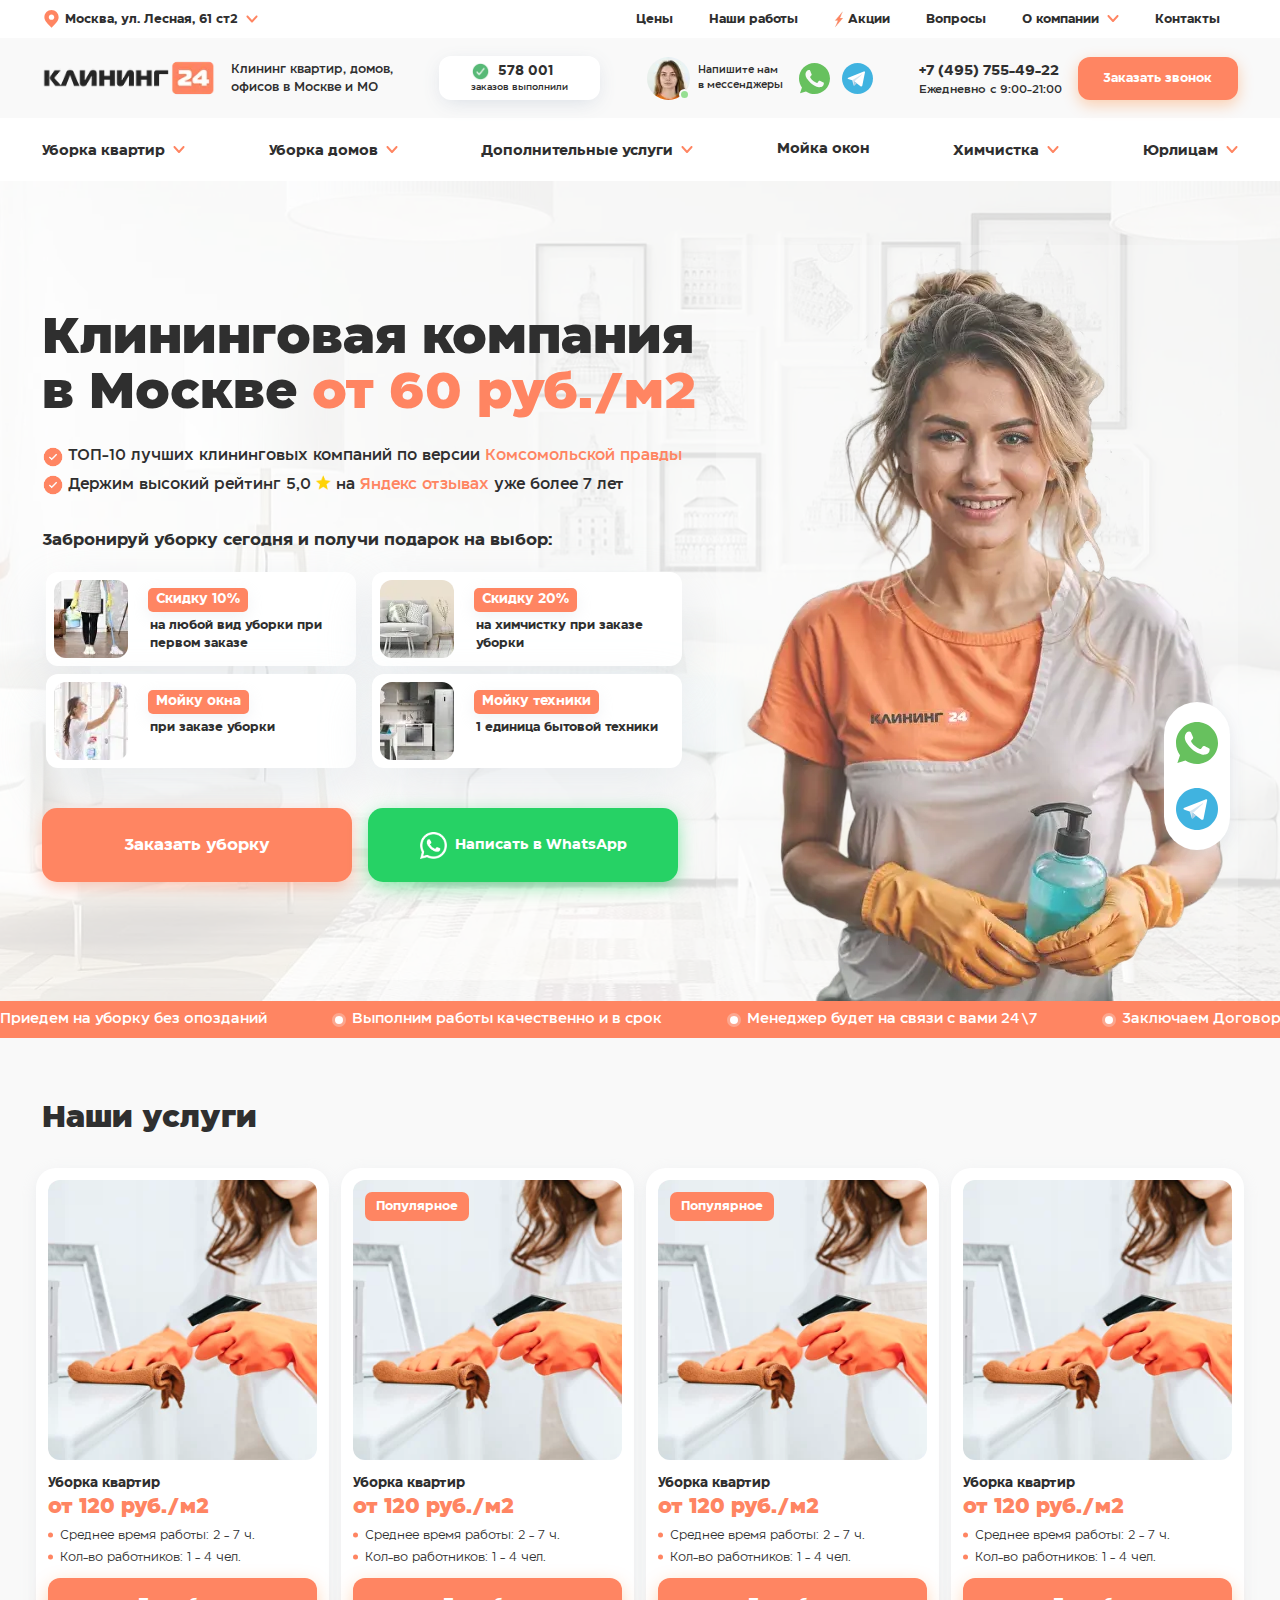
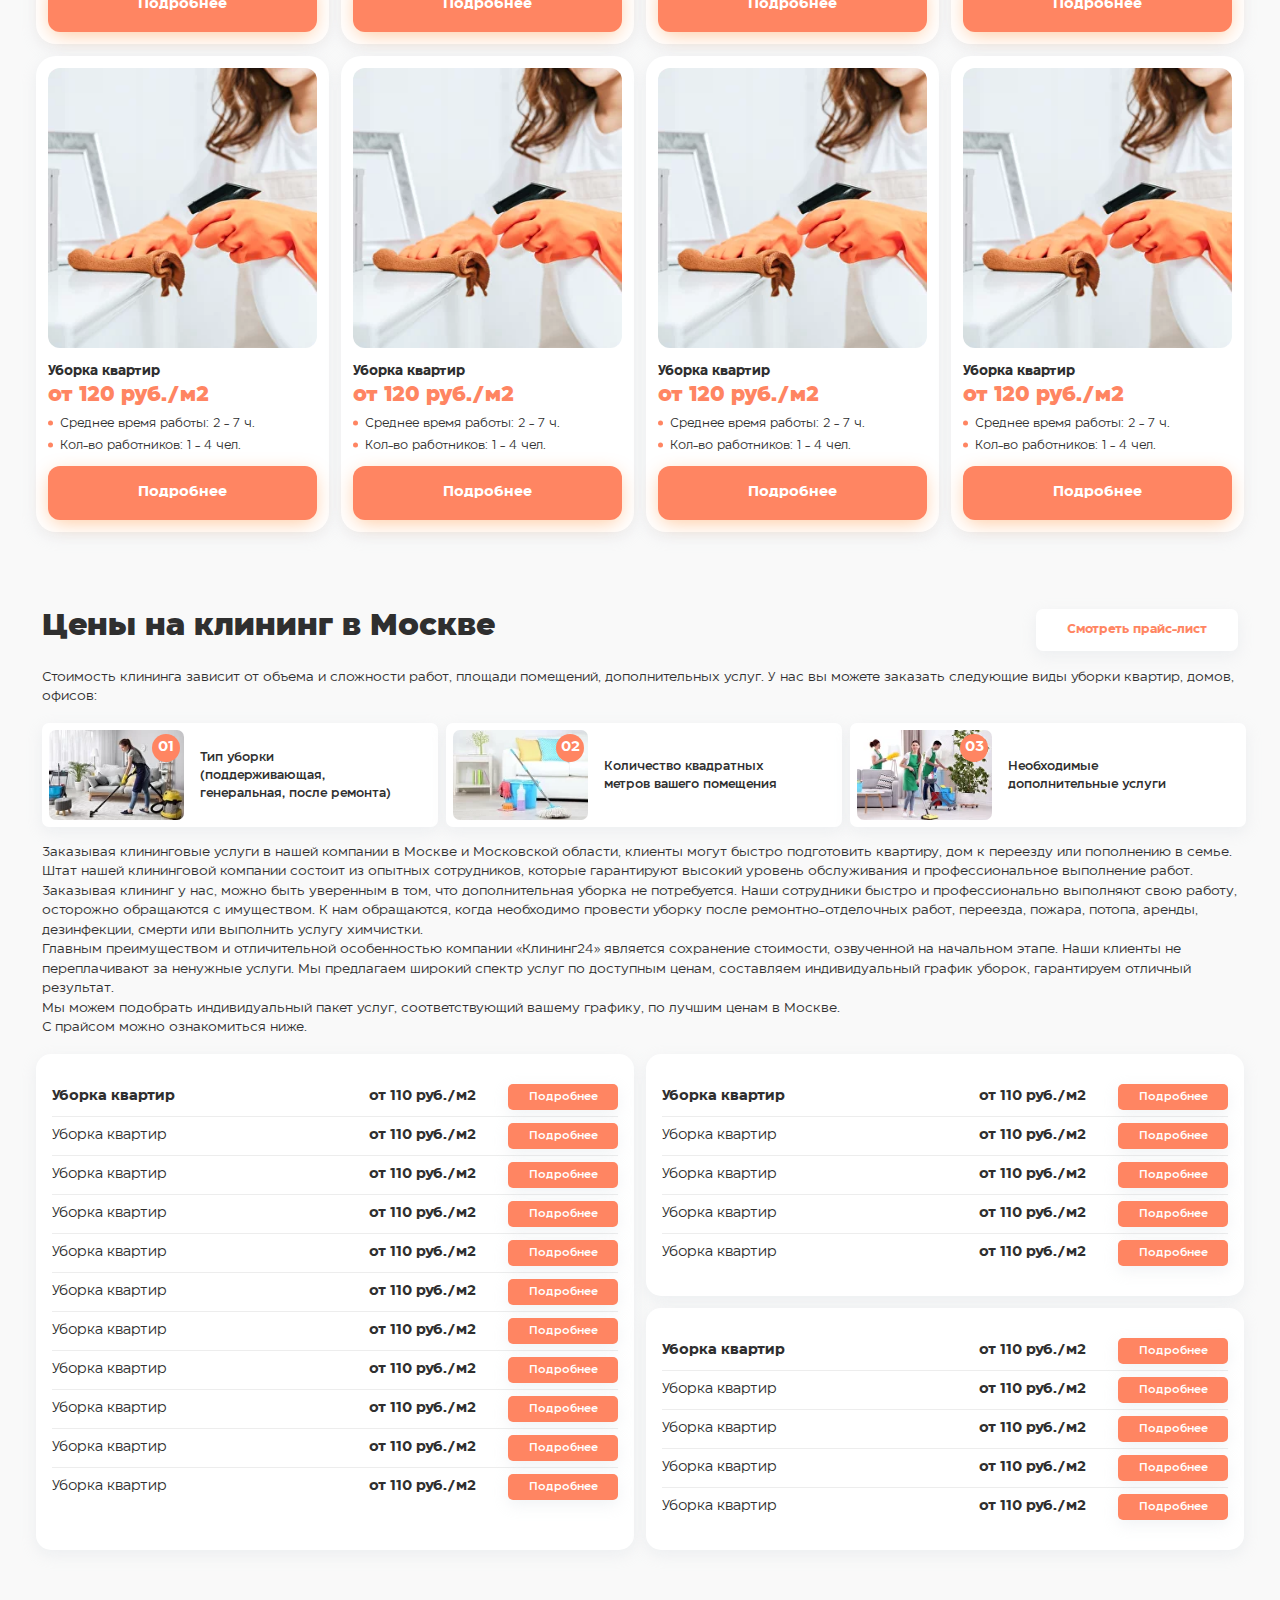
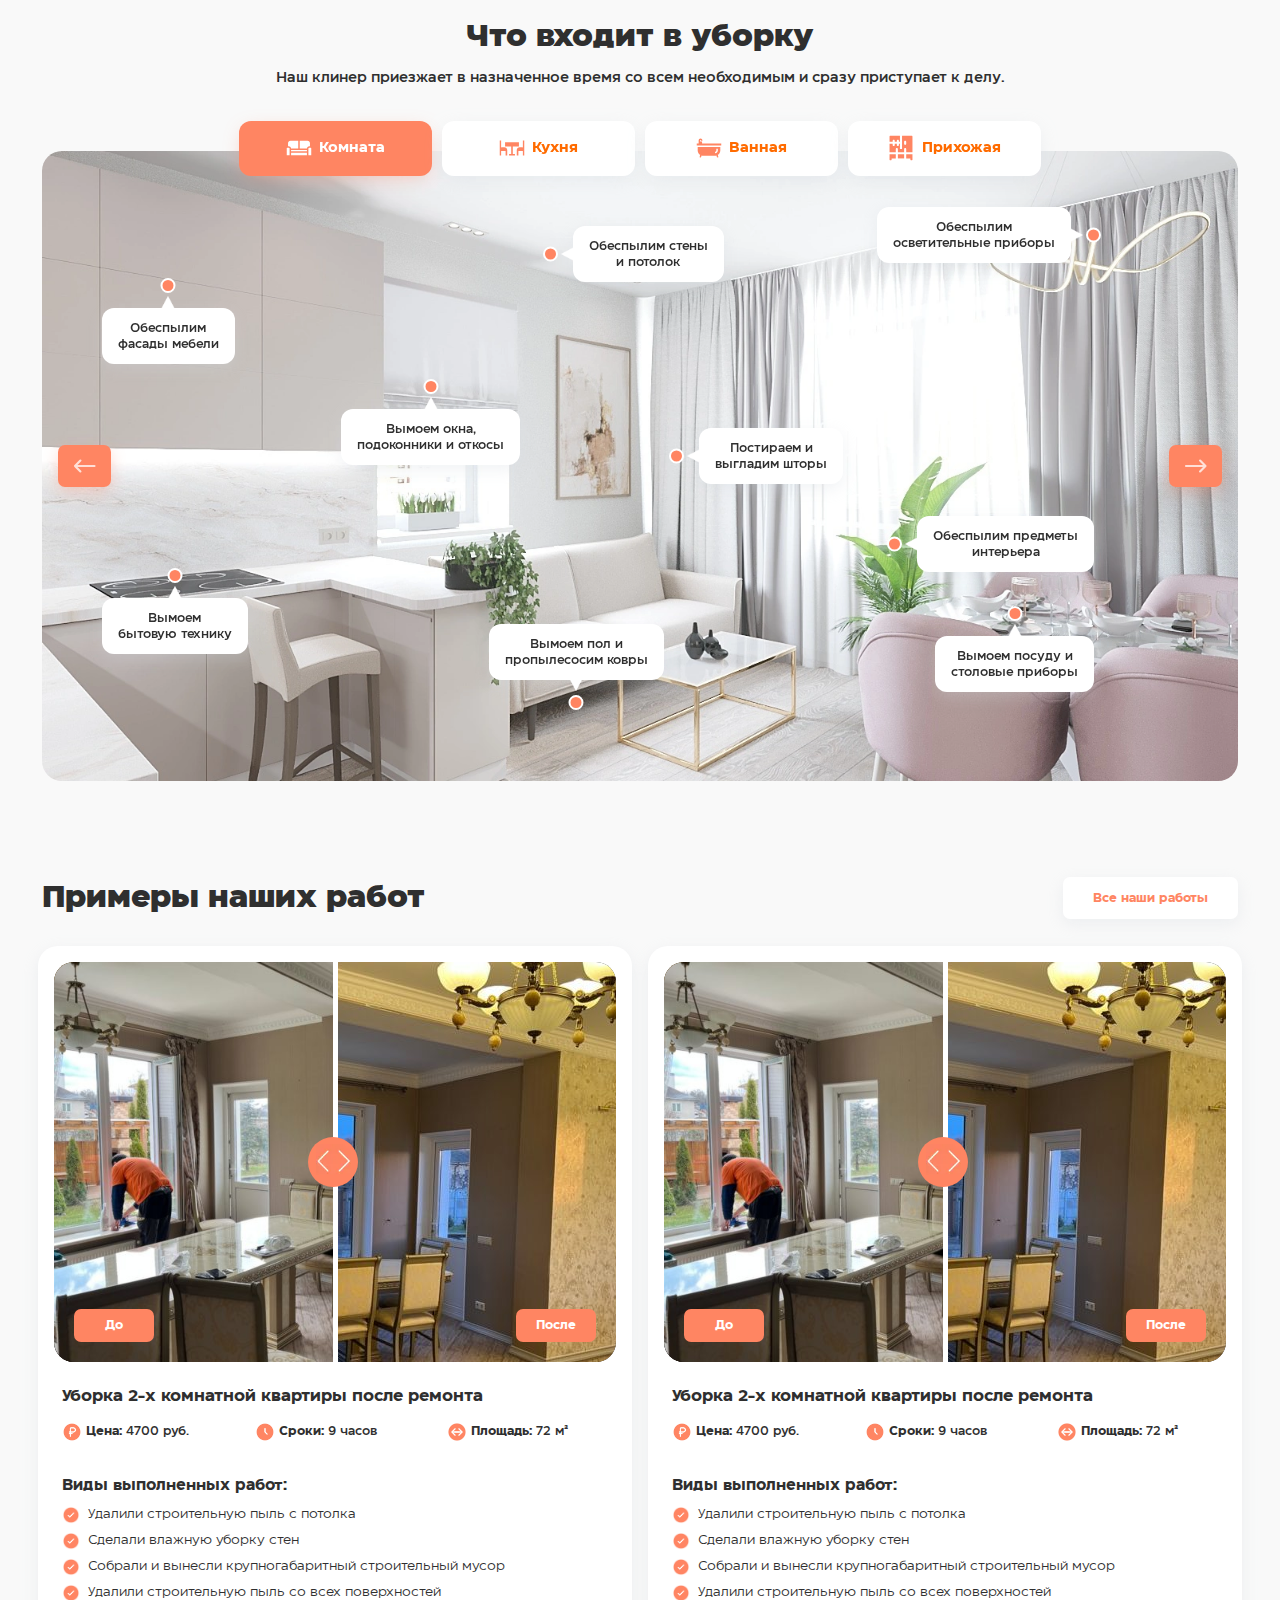
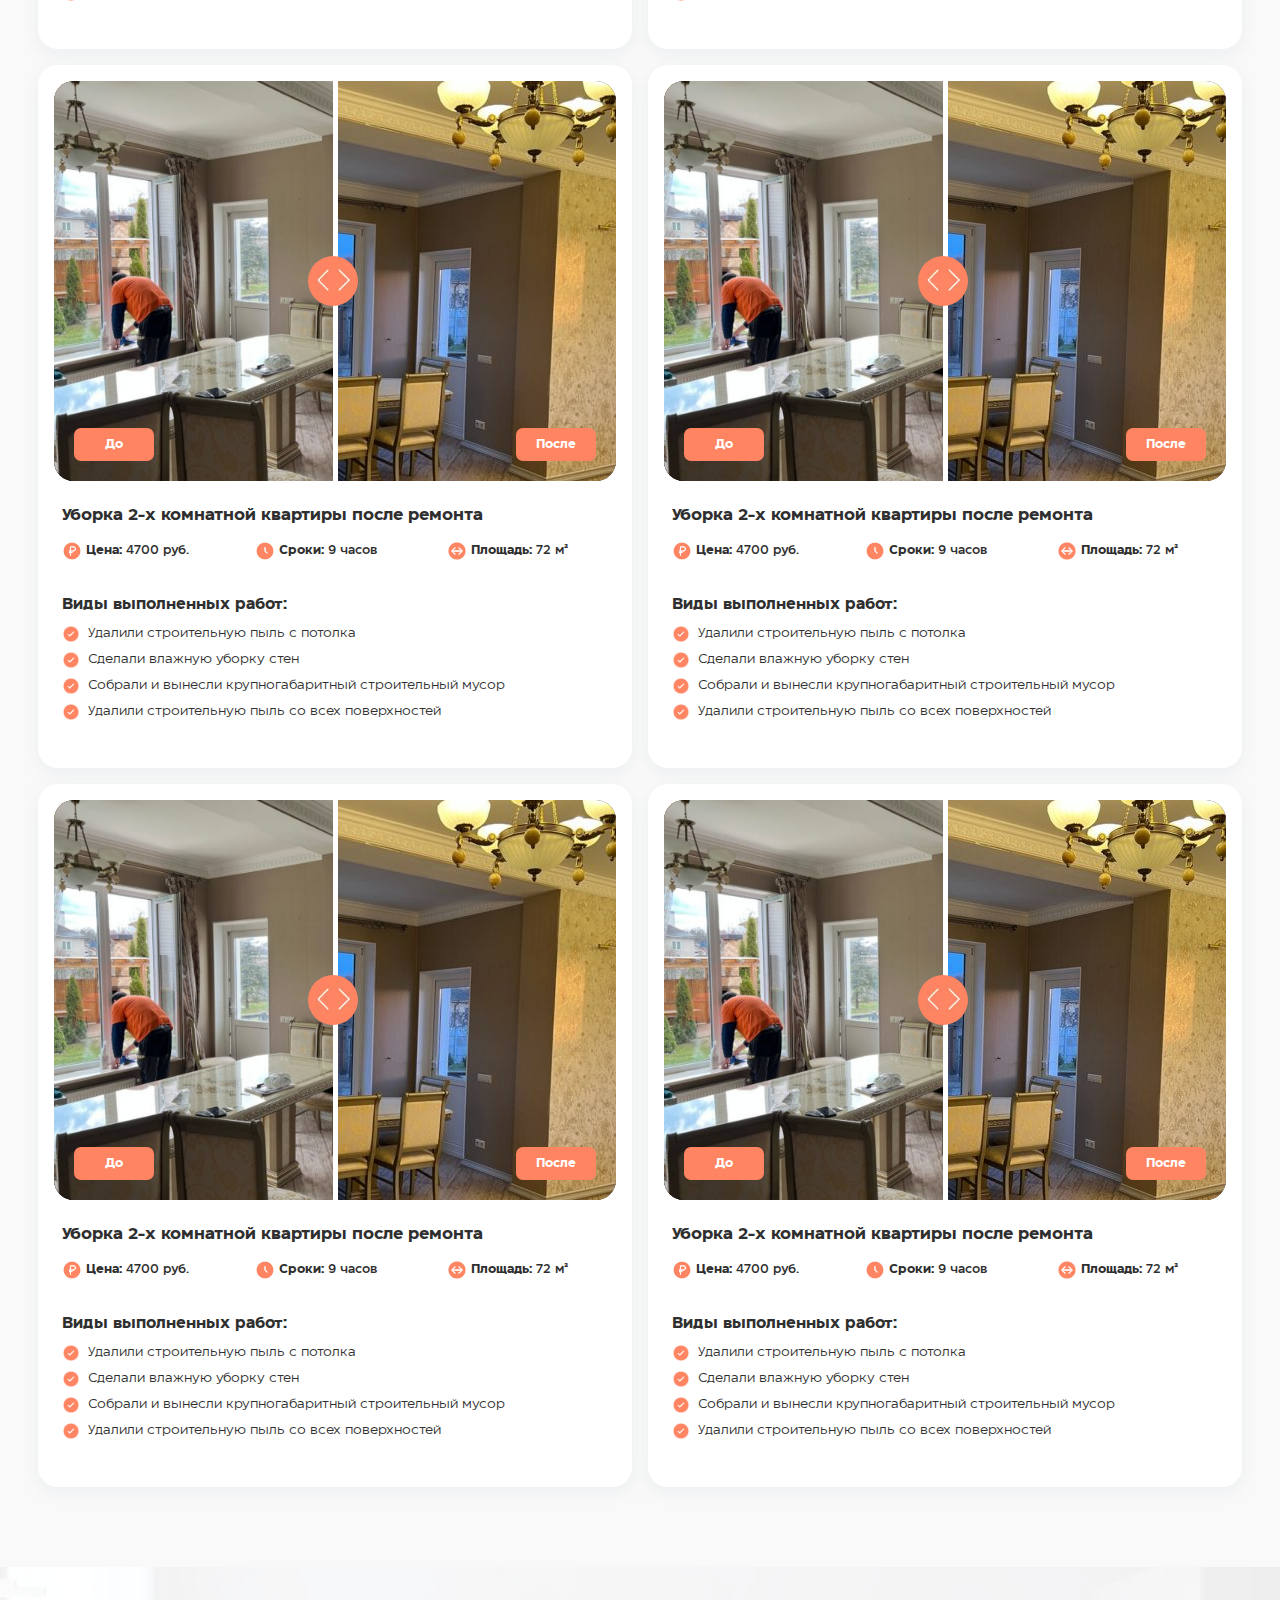
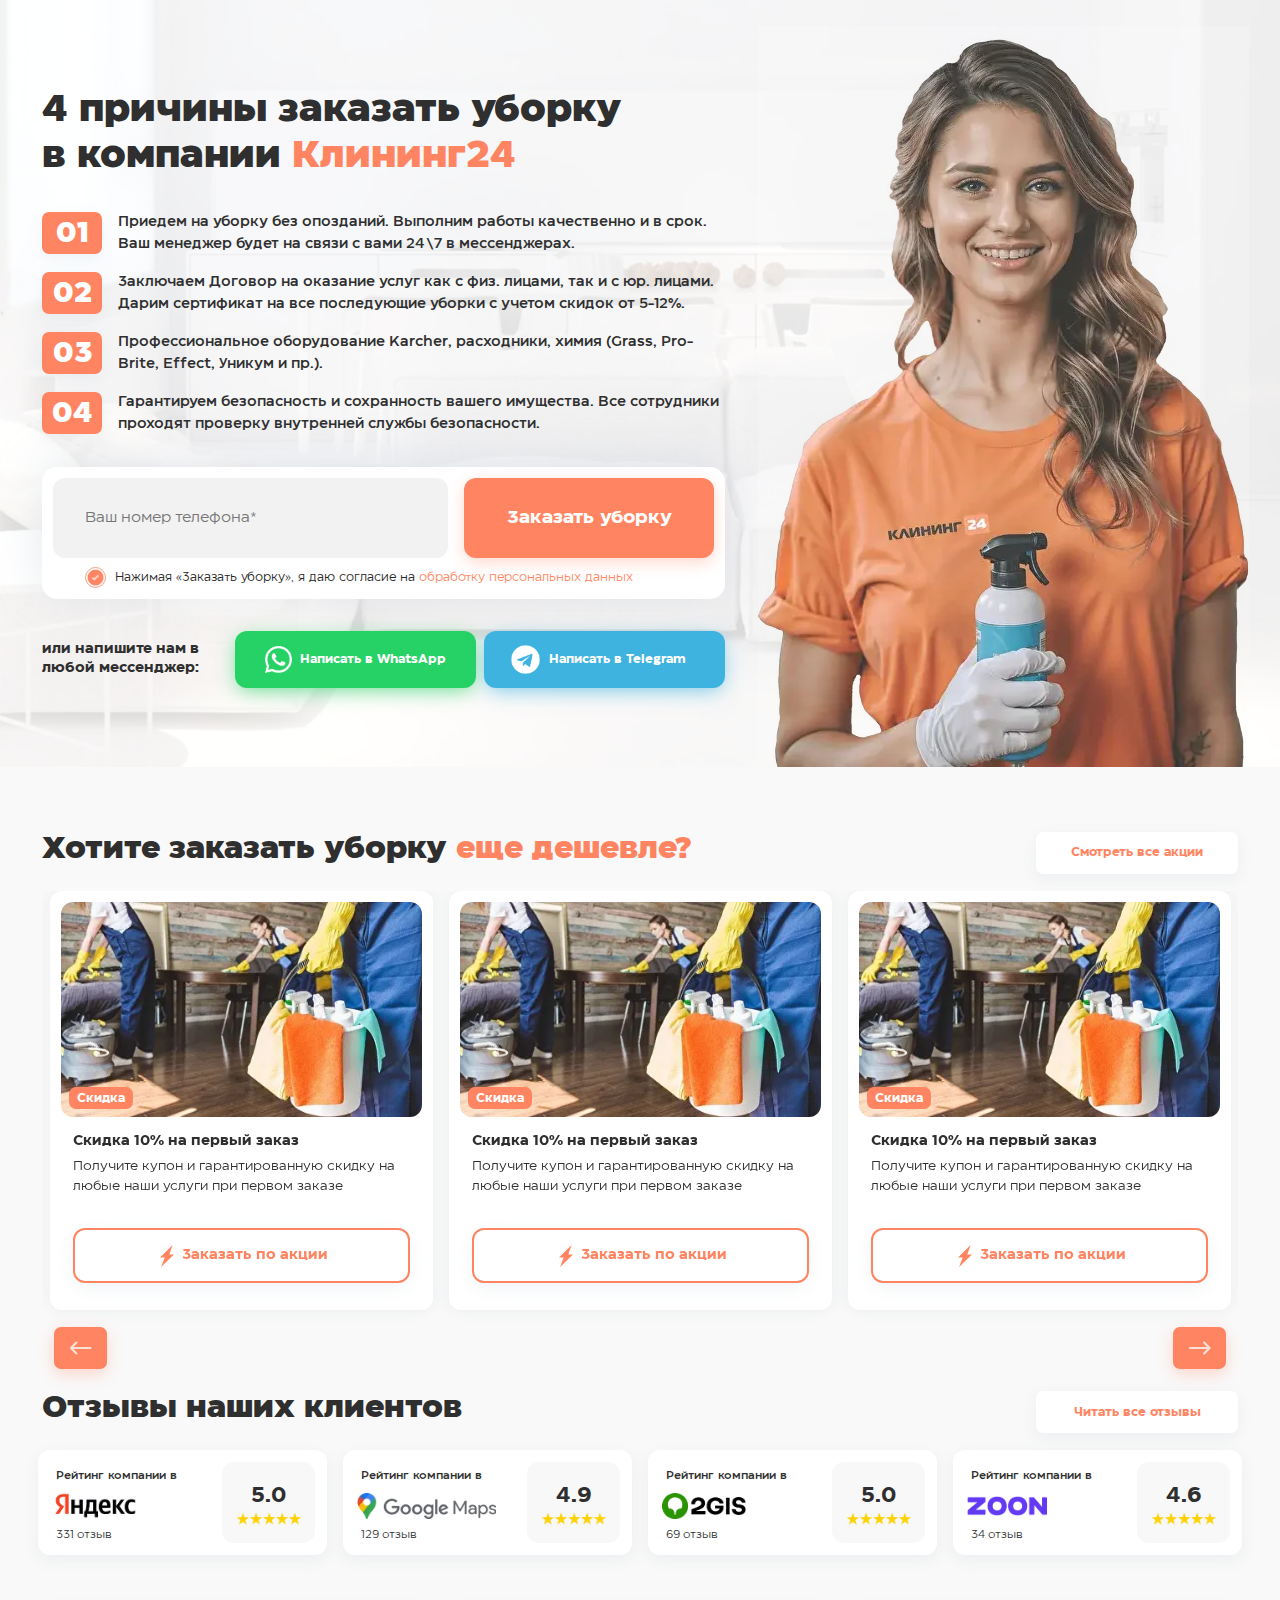
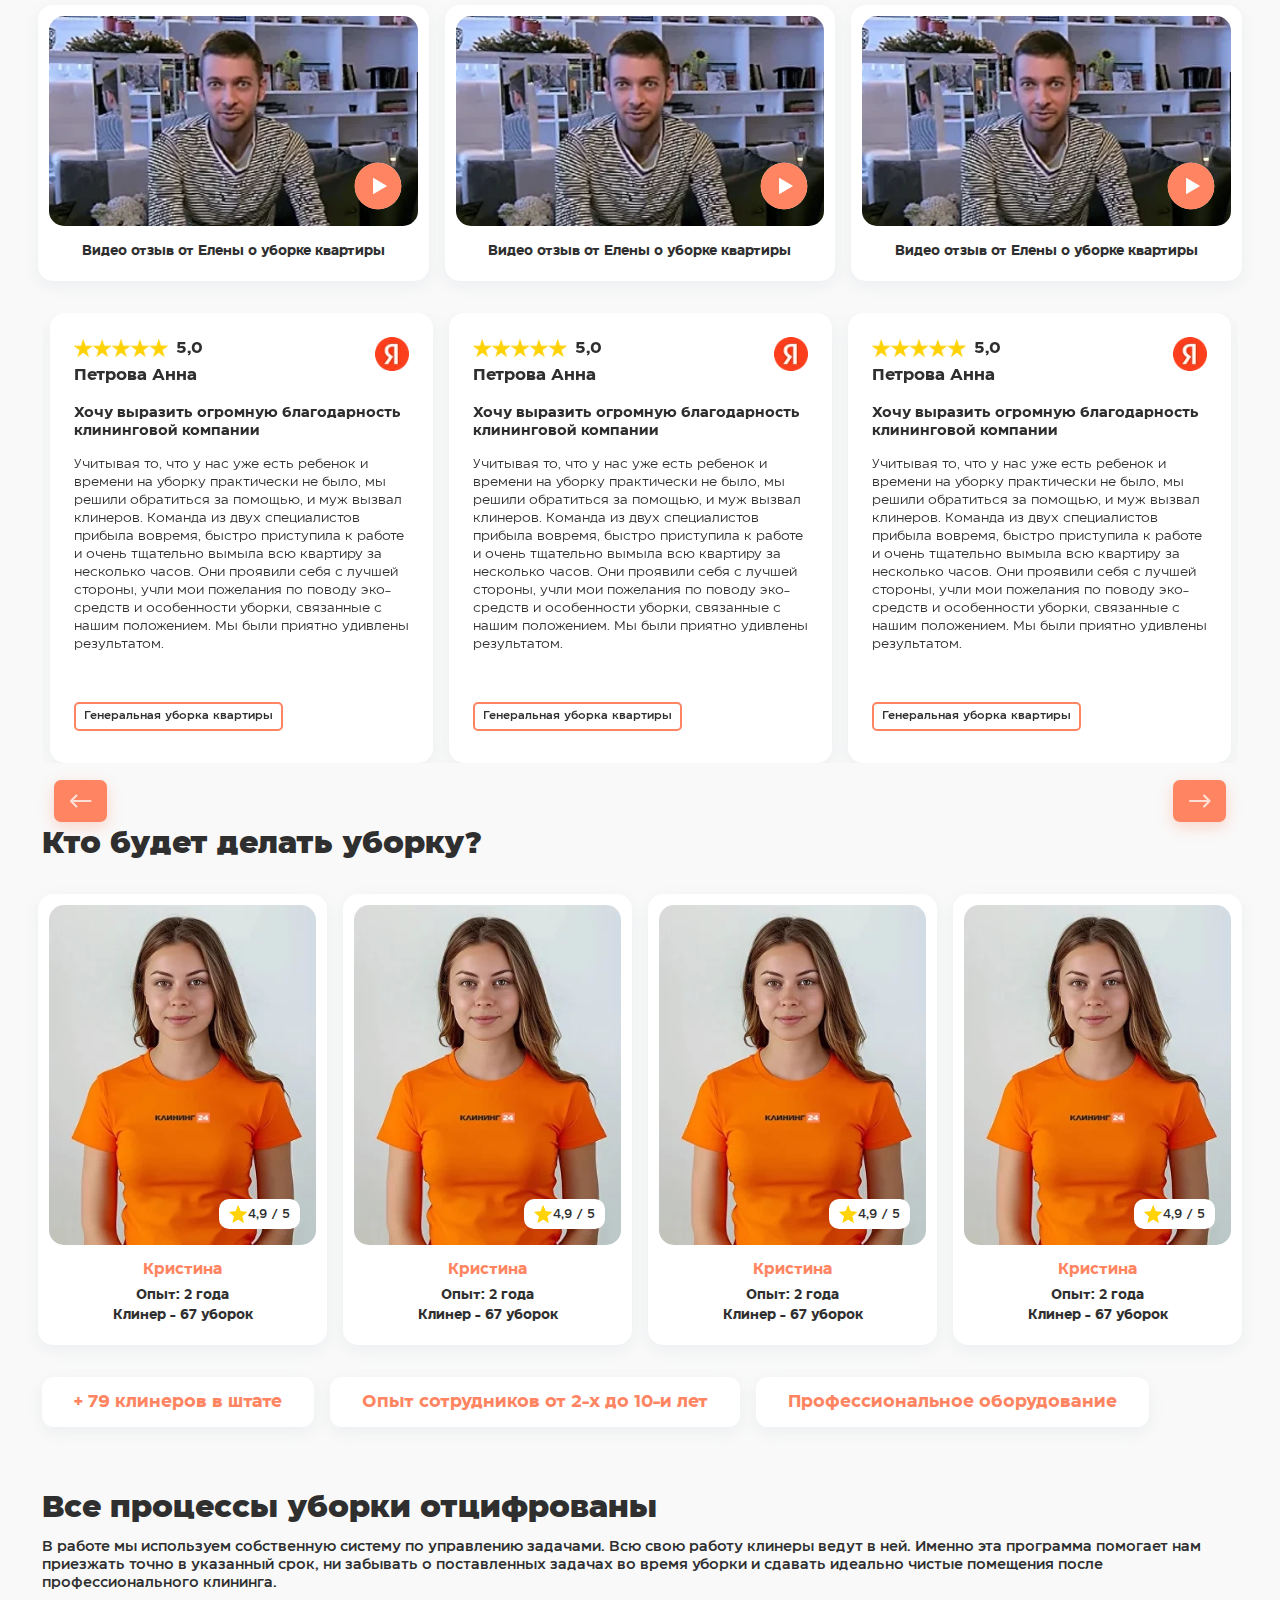
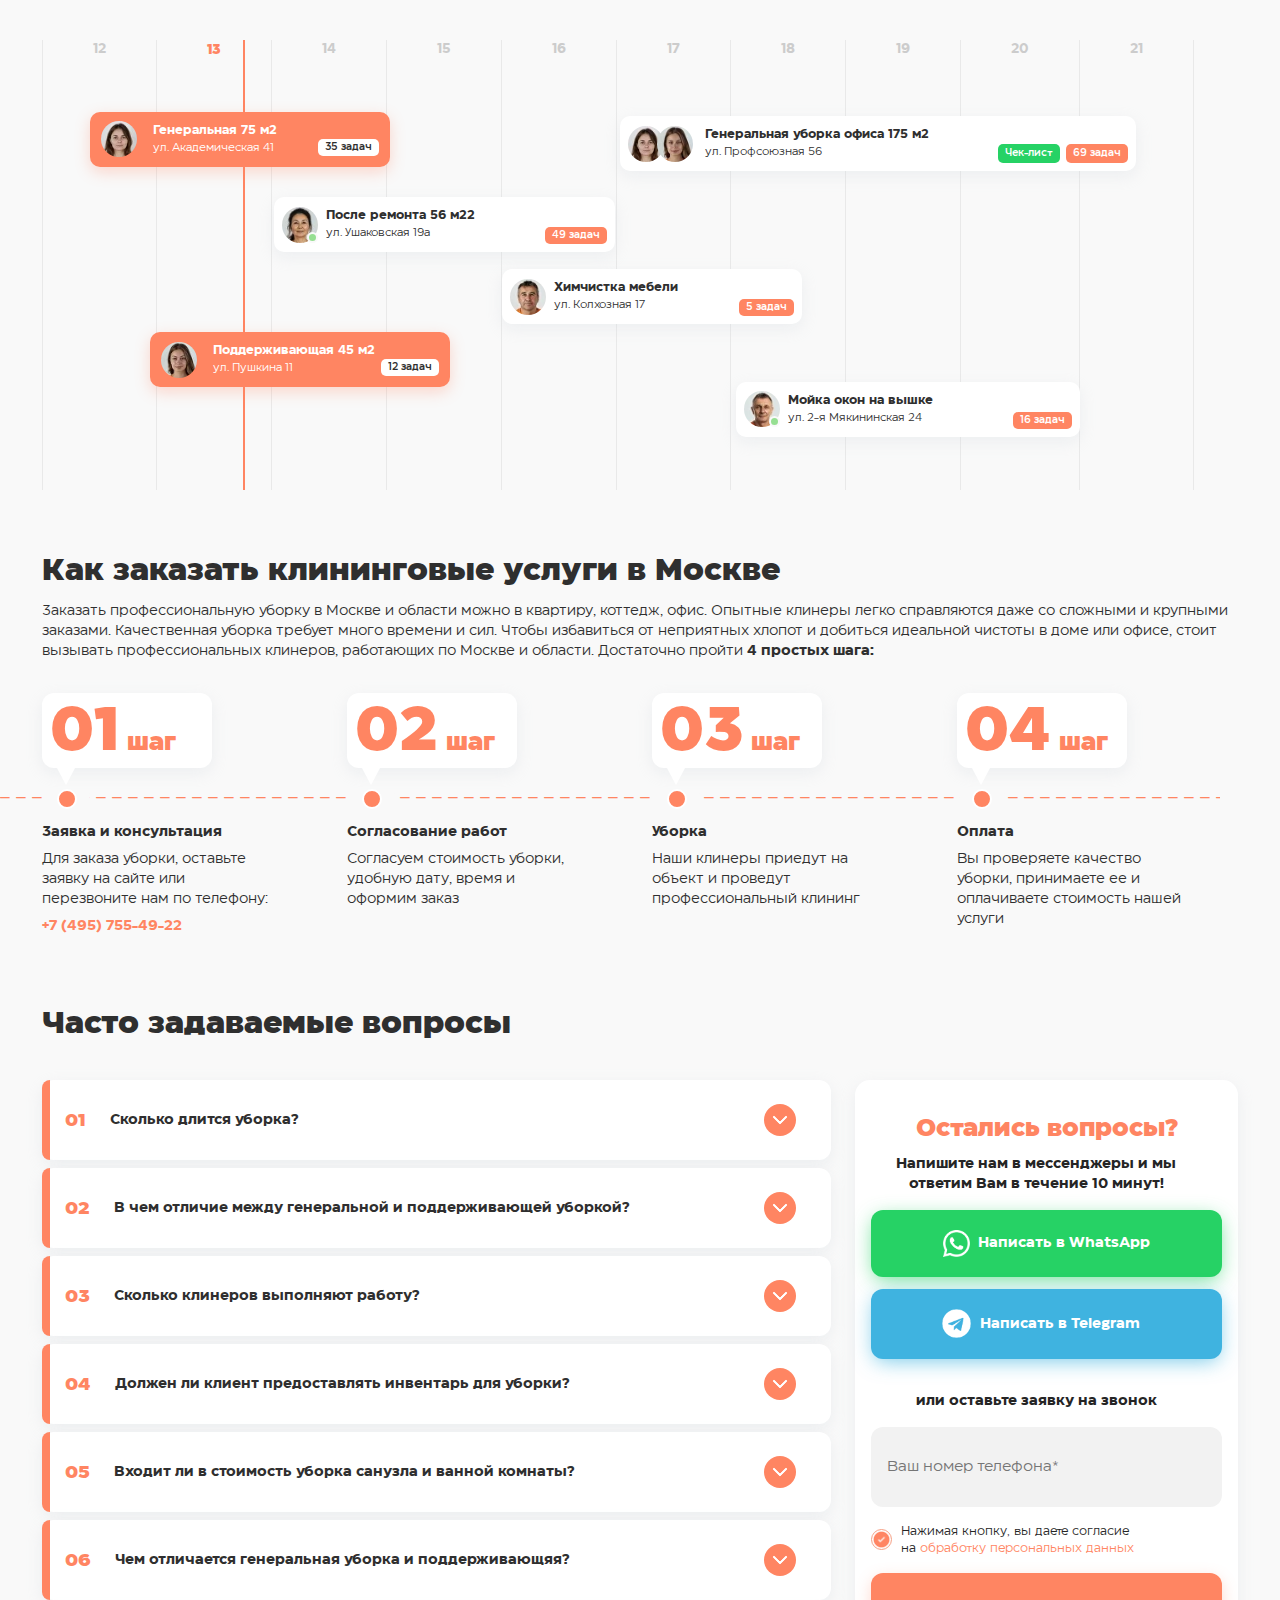
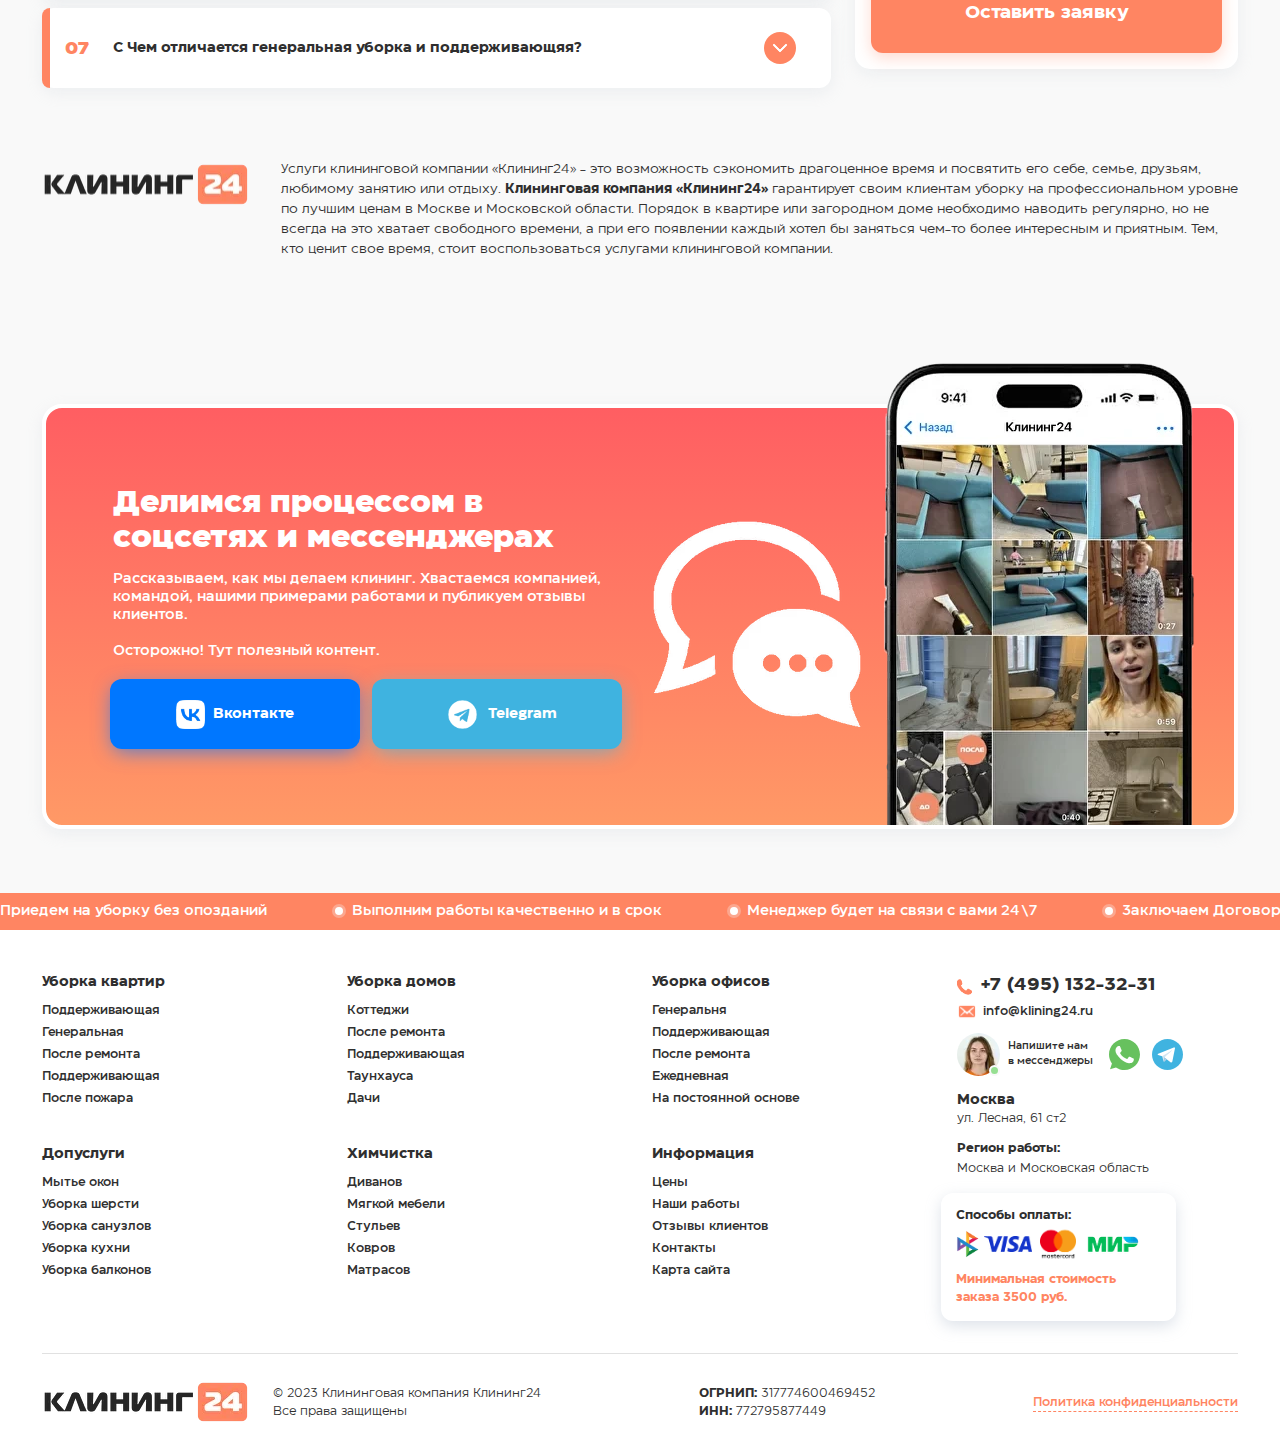
<file: index.html>
<!doctype html>
<html lang="en">
  <head>
    <meta charset="utf-8">
    <meta name="viewport" content="width=device-width, initial-scale=1">
    <meta name="format-detection" content="telephone=no">
    <title>Bootstrap demo</title>
    <link href="https://cdn.jsdelivr.net/npm/bootstrap@5.3.3/dist/css/bootstrap.min.css" rel="stylesheet" integrity="sha384-QWTKZyjpPEjISv5WaRU9OFeRpok6YctnYmDr5pNlyT2bRjXh0JMhjY6hW+ALEwIH" crossorigin="anonymous">
    <link rel="stylesheet" href="assets/css/slick.css">
    <link rel="stylesheet" href="assets/css/slick-theme.css">
    <link rel="stylesheet" href="assets/css/before-after.css">
    <link rel="stylesheet" href="style.css">
    <style>
        .banner {
            background: url(assets/img/banner.webp);
        }
        .questions-form-checkbox input:checked + .checkmark {
            background-color: transparent;
            background-image: url(assets/img/questions-form-check.webp);
            background-size: cover;
            background-position: center;
        }
        .main-slider-wrapper .slick-prev::before {
            background: url(assets/img/main-slider-prev.svg);
        }
        .main-slider-wrapper .slick-next::before {
            background: url(assets/img/main-slider-next.svg);
        }
        .sales-slider .slick-prev::before {
            background: url(assets/img/main-slider-prev.svg);
        }
        .sales-slider .slick-next::before {
            background: url(assets/img/main-slider-next.svg);
        }
        .reviews-slider .slick-prev::before {
            background: url(assets/img/main-slider-prev.svg);
        }
        .reviews-slider .slick-next::before {
            background: url(assets/img/main-slider-next.svg);
        }
        .reasons-section {
            background: url(assets/img/reasons-bg.webp);
        }
        .example-slider .handle:after {
            background-image: url(assets/img/example-slider-arrow.webp);
        }
    </style>
</head>
  <body>
    <div class="main-widjet">
        <div class="main-widjet-wrapper">
            <a href="#"><img src="assets/img/nav-whatsapp.svg" alt="whatsapp"></a>
            <a href="#"><img src="assets/img/nav-telegram.svg" alt="telegram"></a>
        </div>
    </div>
    <div class="mob-menu-burger" id="mob-menu-burger">
        <div class="mob-menu-burger-wrapper">
            <span></span>
            <span></span>
            <span></span>
        </div>
    </div>
    <div id="side-menu">
        <div class="close-btn-wrapper">
            <div id="closeButton">
                <div class="closeButton-icon">
                   <img src="assets/img/close-menu-btn.webp" alt="close">
                </div>
            </div>
        </div>
        <div class="side-menu-content">           
            <a href="services.html">Уборка квартир</a>
            <a href="#">Уборка домов</a>
            <a href="#">Дополнительные услуги</a>
            <a href="#">Мойка окон</a>
            <a href="#">Химчистка</a>
            <a href="#">Юрлицам</a>
            <a href="#">Цены</a>
            <a href="#">Наши работы</a>
            <a href="#">Акции</a>
            <a href="#">Вопросы</a>
            <a href="#">О компании</a>
            <a href="#">Контакты</a>
        </div>
    </div>  
    <div class="side-menu-filter"></div>

    <header>
        <nav class="navbar navbar-expand-lg top-nav">
        <div class="container">
            <a class="navbar-brand " href="#">
                <img src="assets/img/nav-pin.svg" alt="pin">
                Москва, ул. Лесная, 61 ст2
                <img style="width: 12px;height: 12px;margin-right: 0;margin-left: 8px;"
                src="assets/img/nav-dropdown-arrow.svg" 
                alt="arrow">
            </a>
            <div class="collapse navbar-collapse" id="navbarText">
            <div class="me-auto"></div>
            <ul class="navbar-nav">
                <li class="nav-item">
                    <a class="nav-link" aria-current="page" href="#">Цены</a>
                </li>
                <li class="nav-item">
                    <a class="nav-link" href="examples.html">Наши работы</a>
                </li>
                <li class="nav-item">
                    <a class="nav-link" href="sales.html"><img src="assets/img/nav-light.webp" alt="light">Акции</a>
                </li> 
                <li class="nav-item">
                <a class="nav-link" href="#">Вопросы</a>
                </li>
                <li class="nav-item">            
                <div class="bottom-nav-item bottom-nav-item5">
                    <a class="nav-link" href="#">
                        О компании
                        <img style="width: 12px;height: 12px;margin-right: 0;margin-left: 4px;transform: translateY(-1.5px);"
                        src="assets/img/nav-dropdown-arrow.svg" 
                        alt="arrow">
                    </a>
                    <div class="bottom-nav-dropdown bottom-nav-dropdown5">
                        <div class="bottom-nav-dropdown-items row">
                            <div class="col-12 bottom-nav-dropdown-list top-nav-dropdown">
                                <a href="#">Цены</a>
                                <a href="#">Наши работы</a>
                                <a href="#">Отзывы</a>
                                <a href="#">Акции</a>
                                <a href="#">FAQ</a>
                                <a href="#">Сертификаты</a>
                                <a href="#">Гарантии</a>
                                <a href="#">Вакансии</a>
                            </div>
                        </div>
                    </div>
                </div>
                </li>
                <li class="nav-item">
                <a class="nav-link" href="contact.html">Контакты</a>
                </li>
                </ul>
            </div>
        </div>
        </nav>
        <div class="mid-nav">
        <div class="container">
            <div class="mid-nav-wrapper">
                <div class="mid-nav__logo">
                    <a href="index.html"><img src="assets/img/nav-logo.png" alt="logo"></a>
                    <p>Клининг квартир, домов, <br> офисов в Москве и МО</p>
                </div>
                <div class="mid-nav__count-bar">
                    <div class="mid-nav__count-bar-wrapper">
                        <div class="mid-nav__count">
                            <img src="assets/img/nav-checkmark.webp" alt="checkmark">   
                            <p id="counter">100 000</p>                    
                        </div>
                        <p>заказов выполнили</p>
                    </div>                    
                </div>
                <div class="mid-nav__call">
                    <div class="mid-nav__call-img">
                        <img src="assets/img/operator.webp" alt="operator">
                        <div class="mid-nav__call-active"></div>
                    </div>
                    <p>Напишите нам <br> в мессенджеры</p>
                    <img src="assets/img/nav-whatsapp.svg" alt="whatsapp">
                    <img src="assets/img/nav-telegram.svg" alt="telegram">
                </div>
                <div class="mid-nav__phone">
                    <div class="mid-nav__phone-info">
                        <a href="#">+7 (495) 755-49-22</a>
                        <p>Ежедневно с 9:00-21:00</p>
                    </div>
                    <button class="btn mid-nav__phone-btn">Заказать звонок</button>
                </div>
            </div>
        </div>
        </div>
        <div class="bottom-nav">
        <div class="container">
            <div class="bottom-nav-wrapper">             
                <div class="bottom-nav-item bottom-nav-item1">
                    <a href="services.html" class="bottom-nav-link1">
                        Уборка квартир
                        <img style="width: 12px;height: 12px;margin-right: 0;margin-left: 4px;transform: translateY(-1.5px);"
                        src="assets/img/nav-dropdown-arrow.svg" 
                        alt="arrow">
                    </a>
                    <div class="bottom-nav-dropdown bottom-nav-dropdown1">
                        <div class="bottom-nav-dropdown-items row">
                            <div class="col-6 bottom-nav-dropdown-list">
                                <a href="#">Генеральная</a>
                                <a href="#">После ремонта</a>
                                <a href="#">Комплексная</a>
                                <a href="#">Ежедневная</a>
                                <a href="#">Поддерживающая</a>
                                <a href="#">Влажная</a>
                                <a href="#">Срочная уборка</a>
                                <a href="#">Еженедельная</a>
                                <a href="#">Два раза в неделю</a>
                                <a href="#">Три раза в неделю</a>
                                <a href="#">Эко уборка</a>
                                <a href="#">Запущенных квартир</a>
                                <a href="#">Однокомнатной</a>
                            </div>
                            <div class="col-6 bottom-nav-dropdown-list">
                                <a href="#">Двухкомнатной</a>
                                <a href="#">Трёхкомнатной</a>
                                <a href="#">Четырёхкомнатной</a>
                                <a href="#">VIP уборка</a>
                                <a href="#">Перед рождением</a>
                                <a href="#">После переезда</a>
                                <a href="#">После дезинфекции</a>
                                <a href="#">Перед заселением</a>
                                <a href="#">После аренды</a>
                                <a href="#">После потопа</a>
                                <a href="#">После пожара</a>
                                <a href="#">После смерти</a>
                                <a href="#">Элитных квартир</a>
                            </div>
                        </div>
                    </div>
                </div>

                <div class="bottom-nav-item bottom-nav-item2">
                    <a href="#" class="bottom-nav-link2">
                        Уборка домов
                        <img style="width: 12px;height: 12px;margin-right: 0;margin-left: 4px;transform: translateY(-1.5px);"
                        src="assets/img/nav-dropdown-arrow.svg" 
                        alt="arrow">
                    </a>
                    <div class="bottom-nav-dropdown bottom-nav-dropdown2">
                        <div class="bottom-nav-dropdown-items row">
                            <div class="col-12 bottom-nav-dropdown-list">
                                <a href="#">После ремонта</a>
                                <a href="#">Поддерживающая</a>
                                <a href="#">Коттеджей</a>
                                <a href="#">Таунхауса</a>
                                <a href="#">Дачи</a>
                            </div>
                        </div>
                    </div>
                </div>

                <div class="bottom-nav-item bottom-nav-item3">
                    <a href="#" class="bottom-nav-link3">
                        Дополнительные услуги
                        <img style="width: 12px;height: 12px;margin-right: 0;margin-left: 4px;transform: translateY(-1.5px);"
                        src="assets/img/nav-dropdown-arrow.svg" 
                        alt="arrow">
                    </a>
                    <div class="bottom-nav-dropdown bottom-nav-dropdown3">
                        <div class="bottom-nav-dropdown-items row">
                            <div class="col-12 bottom-nav-dropdown-list">
                                <a href="#">Мытье окон</a>
                                <a href="#">Уборка шерсти</a>
                                <a href="#">Уборка санузлов</a>
                                <a href="#">Уборка кухни</a>
                                <a href="#">Уборка балконов</a>
                            </div>
                        </div>
                    </div>
                </div>
                
                <a href="#" class="bottom-nav-link4">
                    Мойка окон
                </a>

                <div class="bottom-nav-item bottom-nav-item7">
                    <a href="#" class="bottom-nav-link7">
                        Химчистка
                        <img style="width: 12px;height: 12px;margin-right: 0;margin-left: 4px;transform: translateY(-1.5px);"
                        src="assets/img/nav-dropdown-arrow.svg" 
                        alt="arrow">
                    </a>
                    <div class="bottom-nav-dropdown bottom-nav-dropdown7">
                        <div class="bottom-nav-dropdown-items row">
                            <div class="col-12 bottom-nav-dropdown-list">
                                <a href="#">Диванов</a>
                                <a href="#">Мягкой мебели</a>
                                <a href="#">Стульев</a>
                                <a href="#">Ковров</a>
                                <a href="#">Матрасов</a>
                                <a href="#">Штор</a>
                            </div>
                        </div>
                    </div>
                </div>

                <div class="bottom-nav-item bottom-nav-item6">
                    <a href="#" class="bottom-nav-link6">
                        Юрлицам
                        <img style="width: 12px;height: 12px;margin-right: 0;margin-left: 4px;transform: translateY(-1.5px);"
                        src="assets/img/nav-dropdown-arrow.svg" 
                        alt="arrow">
                    </a>
                    <div class="bottom-nav-dropdown bottom-nav-dropdown6">
                        <div class="bottom-nav-dropdown-items row" style="padding-bottom: 32px;justify-content: center;">
                            <div class="col-3 bottom-nav-dropdown-list" style="width: fit-content;padding-right: 64px;">
                                <a href="#" class="bottom-nav-dropdown-list-strong">Уборка офисов</a>
                                <a href="#">Генеральная</a>
                                <a href="#">После ремонта</a>
                                <a href="#">Поддерживающая</a>
                                <a href="#">На постоянной основе</a>
                                <a href="#">Ежедневная</a>
                                <a href="#">Утренняя</a>
                                <a href="#">Вечерняя</a>
                                <a href="#">Разовая уборка</a>
                                <a href="#">Влажная уборка</a>
                                <a href="#">Мытье окон в офисе</a>
                                <a href="#">Химчистка мебели</a>
                                <a href="#">Дезинфекция</a>
                            </div>
                            <div class="col-3 bottom-nav-dropdown-list" style="padding-left: 32px;">
                                <a href="#" class="bottom-nav-dropdown-list-strong">Уборка помещений</a>
                                <a href="#">Дезинфекция</a>
                                <a href="#">Салонов красоты</a>
                                <a href="#">На мероприятиях</a>
                                <a href="#">Торговых центров</a>
                                <a href="#">Паркинга</a>
                                <a href="#">Школ</a>
                                <a href="#">Детских садов и ДОУ</a>
                                <a href="#">Ресторанов и кафе</a>
                                <a href="#">Влажная уборка</a>
                                <a href="#">Магазинов</a>
                                <a href="#">Гостиниц и отелей</a>
                            </div>
                            <div class="col-3 bottom-nav-dropdown-list nav-dropdown-list-padding">
                                <a href="#">Производственных помещений</a>
                                <a href="#">Учебных заведений</a>
                                <a href="#">Фитнес клубов</a>
                                <a href="#">Служебных помещений</a>
                                <a href="#">Бизнес-центров</a>
                                <a href="#">Автосалонов</a>
                                <a href="#">Бани и сауны</a>
                                <a href="#">Медицинских учреждений</a>
                                <a href="#">Складских помещений</a>
                                <a href="#">Подъездов домов</a>
                                <a href="#">Нежилых</a>
                            </div>
                            <div class="col-3 bottom-nav-dropdown-list" style="padding-left: 32px;">
                                <a href="#" class="bottom-nav-dropdown-list-strong">Дополнительно</a>
                                <a href="#">Покос травы</a>
                                <a href="#">Промышленный альпинизм</a>
                                <a href="#">Мойка витрин</a>
                                <a href="#">Мойка вывесок</a>
                                <a href="#">Мойка фасадов</a>
                                <a href="#">Уборка снега</a>
                                <a href="#">Уборка бассейнов</a>
                                <a href="#">Прилегающей территории</a>
                                <a href="#">Механизированная уборка</a>
                                <a href="#">Химчистка автомобилей</a>
                            </div>
                        </div>
                    </div>
                </div>               
            </div>
        </div>
        </div>
    </header>

    <main>
        <section class="banner">
            <div class="banner-filter"></div>
            <div class="mobile-nav">
                <div class="container">
                    <div class="mobile-nav-wrapper row">
                        <div class="col-sm-9 col-11">
                            <div class="mobile-nav-items-wrapper mobile-nav-items-wrapper-low">
                                <img src="assets/img/nav-logo.png" alt="logo">
                                <a href="#">+7 (495) 755-49-22</a>
                            </div>
                        </div>
                    </div>
                </div>
            </div>
            <div class="container">
                <div class="banner-wrapper">
                    <div class="banner-content">
                        <h1>Клининговая <span class="mobile-br"></span> компания в Москве <span class="mobile-br"></span> <span>от 60 руб./м2</span></h1>
                        <div class="banner-info-item">
                            <img src="assets/img/banner-checkmark.webp" alt="checkmark">
                            <div class="banner-info-item-text"><p>ТОП-10 лучших клининговых компаний по версии <a href="#">Комсомольской правды</a></p></div>
                        </div>
                        <div class="banner-info-item">
                            <img src="assets/img/banner-checkmark.webp" alt="checkmark">
                            <div class="banner-info-item-text"><p>Держим высокий рейтинг 5,0 <img class="banner-star-img" src="assets/img/banner-star.webp" alt="star"> на <a href="#">Яндекс отзывах</a> уже более 7 лет</p></div>
                        </div>
                        <div class="banner-items-title">
                            Забронируй уборку сегодня и получи подарок на выбор:
                        </div>
                        <div class="banner-items-wrapper row">
                            <div class="col-lg-6 col-12">
                                <div class="banner-item">
                                    <div class="banner-item-img">
                                        <img src="assets/img/banner-item1.webp" alt="item1">
                                    </div>
                                    <div class="banner-item-text">
                                        <div class="banner-item-title">Скидку 10%</div>
                                        <p>на любой вид уборки при первом заказе</p>
                                    </div>
                                </div>
                            </div>
                            <div class="col-lg-6 col-12">
                                <div class="banner-item">
                                    <div class="banner-item-img">
                                        <img src="assets/img/banner-item2.webp" alt="item1">
                                    </div>
                                    <div class="banner-item-text">
                                        <div class="banner-item-title">Скидку 20%</div>
                                        <p>на химчистку при заказе уборки</p>
                                    </div> 
                                </div>
                            </div>
                            <div class="col-lg-6 col-12">
                                <div class="banner-item">
                                    <div class="banner-item-img">
                                        <img src="assets/img/banner-item3.webp" alt="item1">
                                    </div>
                                    <div class="banner-item-text">
                                        <div class="banner-item-title">Мойку окна</div>
                                        <p>при заказе уборки</p>
                                    </div>
                                </div>
                            </div>
                            <div class="col-lg-6 col-12">
                                <div class="banner-item">
                                    <div class="banner-item-img">
                                        <img src="assets/img/banner-item4.webp" alt="item1">
                                    </div>
                                    <div class="banner-item-text">
                                        <div class="banner-item-title">Мойку техники</div>
                                        <p>1 единица бытовой техники</p>
                                    </div>
                                </div>
                            </div>                 
                        </div>
                        <div class="mob-banner-image">
                            <img src="assets/img/banner-girl.webp" alt="banner-girl">
                        </div>
                        <div class="banner-buttons-wrapper">
                            <a href="#">
                                <button class="btn banner-btn1">Заказать уборку</button>
                            </a>
                            <a href="#">
                                <button class="btn banner-btn2"><img src="assets/img/banner-whatsapp-icon.webp" alt="whatsapp">Написать в WhatsApp</button>
                            </a>
                        </div>
                    </div>
                    <div class="banner-image">
                        <img src="assets/img/banner-girl.webp" alt="banner-girl">
                    </div>
                </div>
            </div>
            <div class="banner-row">
                <div class="marquee">
                    <div class="marquee-content">
                        <div class="marquee-item">
                            Приедем на уборку без опозданий
                        </div>
                        <div class="marquee-item">
                            Выполним работы качественно и в срок
                        </div>
                        <div class="marquee-item">
                            Менеджер будет на связи с вами 24\7
                        </div>
                        <div class="marquee-item">
                            Заключаем Договор
                        </div>
                        <div class="marquee-item">
                            Дарим сертификат на последующие уборки
                        </div>
                        <div class="marquee-item">
                            Используем профессиональное оборудование
                        </div>
                        <div class="marquee-item">
                            Приедем на уборку без опозданий
                        </div>
                        <div class="marquee-item">
                            Выполним работы качественно и в срок
                        </div>
                        <div class="marquee-item">
                            Менеджер будет на связи с вами 24\7
                        </div>
                        <div class="marquee-item">
                            Заключаем Договор
                        </div>
                        <div class="marquee-item">
                            Дарим сертификат на последующие уборки
                        </div>
                        <div class="marquee-item">
                            Используем профессиональное оборудование
                        </div>
                    </div>
                </div>
            </div>
        </section>
        <section class="services">
            <div class="container">
                <div class="services-title">
                    <h2>Наши услуги</h2>
                </div>
                <div class="services-items-wrapper row">
                    <div class="col-xl-3 col-lg-4 col-md-6 col-12">
                        <div class="services-item">
                            <div class="services-item__img" style="background: url(assets/img/services1.webp);"></div>
                            <div class="services-item__text">
                                <h6>Уборка квартир</h6>
                                <div class="services-item__price">от 120 руб./м2</div>
                                <p>Среднее время работы: 2 - 7 ч.</p>
                                <p>Кол-во работников: 1 - 4 чел.</p>
                               
                            </div>
                            <a href="#"><button class="btn more-btn">Подробнее</button></a>
                        </div>
                    </div>
                    <div class="col-xl-3 col-lg-4 col-md-6 col-12">
                        <div class="services-item">
                            <div class="services-item__img" style="background: url(assets/img/services1.webp);">
                                <div class="services-item__img-alert">Популярное</div>
                            </div>
                            <div class="services-item__text">
                                <h6>Уборка квартир</h6>
                                <div class="services-item__price">от 120 руб./м2</div>
                                <p>Среднее время работы: 2 - 7 ч.</p>
                                <p>Кол-во работников: 1 - 4 чел.</p>
                               
                            </div>
                            <a href="#"><button class="btn more-btn">Подробнее</button></a>
                        </div>
                    </div>
                    <div class="col-xl-3 col-lg-4 col-md-6 col-12">
                        <div class="services-item">
                            <div class="services-item__img" style="background: url(assets/img/services1.webp);">
                                <div class="services-item__img-alert">Популярное</div>
                            </div>
                            <div class="services-item__text">
                                <h6>Уборка квартир</h6>
                                <div class="services-item__price">от 120 руб./м2</div>
                                <p>Среднее время работы: 2 - 7 ч.</p>
                                <p>Кол-во работников: 1 - 4 чел.</p>
                               
                            </div>
                            <a href="#"><button class="btn more-btn">Подробнее</button></a>
                        </div>
                    </div>
                    <div class="col-xl-3 col-lg-4 col-md-6 col-12">
                        <div class="services-item">
                            <div class="services-item__img" style="background: url(assets/img/services1.webp);"></div>
                            <div class="services-item__text">
                                <h6>Уборка квартир</h6>
                                <div class="services-item__price">от 120 руб./м2</div>
                                <p>Среднее время работы: 2 - 7 ч.</p>
                                <p>Кол-во работников: 1 - 4 чел.</p>
                               
                            </div>
                            <a href="#"><button class="btn more-btn">Подробнее</button></a>
                        </div>
                    </div>
                    <div class="col-xl-3 col-lg-4 col-md-6 col-12">
                        <div class="services-item">
                            <div class="services-item__img" style="background: url(assets/img/services1.webp);"></div>
                            <div class="services-item__text">
                                <h6>Уборка квартир</h6>
                                <div class="services-item__price">от 120 руб./м2</div>
                                <p>Среднее время работы: 2 - 7 ч.</p>
                                <p>Кол-во работников: 1 - 4 чел.</p>
                            
                            </div>
                            <a href="#"><button class="btn more-btn">Подробнее</button></a>
                        </div>
                    </div>
                    <div class="col-xl-3 col-lg-4 col-md-6 col-12">
                        <div class="services-item">
                            <div class="services-item__img" style="background: url(assets/img/services1.webp);"></div>
                            <div class="services-item__text">
                                <h6>Уборка квартир</h6>
                                <div class="services-item__price">от 120 руб./м2</div>
                                <p>Среднее время работы: 2 - 7 ч.</p>
                                <p>Кол-во работников: 1 - 4 чел.</p>
                                
                            </div>
                            <a href="#"><button class="btn more-btn">Подробнее</button></a>
                        </div>
                    </div>
                    <div class="col-xl-3 col-lg-4 col-md-6 col-12">
                        <div class="services-item">
                            <div class="services-item__img" style="background: url(assets/img/services1.webp);"></div>
                            <div class="services-item__text">
                                <h6>Уборка квартир</h6>
                                <div class="services-item__price">от 120 руб./м2</div>
                                <p>Среднее время работы: 2 - 7 ч.</p>
                                <p>Кол-во работников: 1 - 4 чел.</p>
                                
                            </div>
                            <a href="#"><button class="btn more-btn">Подробнее</button></a>
                        </div>
                    </div>
                    <div class="col-xl-3 col-lg-4 col-md-6 col-12">
                        <div class="services-item">
                            <div class="services-item__img" style="background: url(assets/img/services1.webp);"></div>
                            <div class="services-item__text">
                                <h6>Уборка квартир</h6>
                                <div class="services-item__price">от 120 руб./м2</div>
                                <p>Среднее время работы: 2 - 7 ч.</p>
                                <p>Кол-во работников: 1 - 4 чел.</p>
                                
                            </div>
                            <a href="#"><button class="btn more-btn">Подробнее</button></a>
                        </div>
                    </div>
                </div>
            </div>
        </section>
        <section class="price-section">
            <div class="container">
                <div class="price-section-title">
                    <h2>Цены на клининг в Москве</h2>
                    <a href="#"><button class="btn price-title-btn">Смотреть прайс-лист</button></a>
                </div>
                <div class="price-section-text">
                    <p>Стоимость клининга зависит от объема и сложности работ, площади помещений, дополнительных услуг. У нас вы можете заказать следующие виды уборки квартир, домов, офисов:</p>
                    <div class="price-text-items-wrapper row">
                        <div class="col-md-4 col-12">
                            <div class="price-text-item">
                                <div class="price-text-item-img" style="background: url(assets/img/price-text1.webp);">
                                    <div class="price-text-item-img-num">01</div>
                                </div>
                                <div class="price-text-item-content">
                                    <p>Тип уборки (поддерживающая, генеральная, после ремонта)</p>
                                </div>
                            </div>
                        </div>
                        <div class="col-md-4 col-12">
                            <div class="price-text-item">
                                <div class="price-text-item-img" style="background: url(assets/img/price-text2.webp);">
                                    <div class="price-text-item-img-num">02</div>
                                </div>
                                <div class="price-text-item-content">
                                    <p>Количество квадратных метров вашего помещения</p>
                                </div>
                            </div>
                        </div>
                        <div class="col-md-4 col-12">
                            <div class="price-text-item">
                                <div class="price-text-item-img" style="background: url(assets/img/price-text3.webp);">
                                    <div class="price-text-item-img-num">03</div>
                                </div>
                                <div class="price-text-item-content">
                                    <p>Необходимые дополнительные услуги</p>
                                </div>
                            </div>
                        </div>           
                    </div>
                    <p>Заказывая клининговые услуги в нашей компании в Москве и Московской области, клиенты могут быстро подготовить квартиру, дом к переезду или пополнению в семье. Штат нашей клининговой компании состоит из опытных сотрудников, которые гарантируют высокий уровень обслуживания и профессиональное выполнение работ.
                        <br>Заказывая клининг у нас, можно быть уверенным в том, что дополнительная уборка не потребуется. Наши сотрудники быстро и профессионально выполняют свою работу, осторожно обращаются с имуществом. К нам обращаются, когда необходимо провести уборку после ремонтно-отделочных работ, переезда, пожара, потопа, аренды, дезинфекции, смерти или выполнить услугу химчистки.
                        <br>Главным преимуществом и отличительной особенностью компании «Клининг24» является сохранение стоимости, озвученной на начальном этапе. Наши клиенты не переплачивают за ненужные услуги. Мы предлагаем широкий спектр услуг по доступным ценам, составляем индивидуальный график уборок, гарантируем отличный результат.
                        <br>Мы можем подобрать индивидуальный пакет услуг, соответствующий вашему графику, по лучшим ценам в Москве.
                        <br>С прайсом можно ознакомиться ниже.
                    </p>
                </div>
                <div class="price-lists-wrapper row">
                    <div class="col-lg-6">
                        <div class="price-list" style="height: 100%;margin-bottom: 16px;">
                            <div class="price-list-item">
                                <div class="price-list-item__title">
                                    <a href="#">Уборка квартир</a>
                                </div>
                                <div class="price-list-price">
                                    <p>от 110 руб./м2</p>
                                    <a href="#"><button class="btn">Подробнее</button></a>
                                </div>
                            </div>
                            <div class="price-list-item">
                                <div class="price-list-item__title">
                                    <a href="#">Уборка квартир</a>
                                </div>
                                <div class="price-list-price">
                                    <p>от 110 руб./м2</p>
                                    <a href="#"><button class="btn">Подробнее</button></a>
                                </div>
                            </div>
                            <div class="price-list-item">
                                <div class="price-list-item__title">
                                    <a href="#">Уборка квартир</a>
                                </div>
                                <div class="price-list-price">
                                    <p>от 110 руб./м2</p>
                                    <a href="#"><button class="btn">Подробнее</button></a>
                                </div>
                            </div>
                            <div class="price-list-item">
                                <div class="price-list-item__title">
                                    <a href="#">Уборка квартир</a>
                                </div>
                                <div class="price-list-price">
                                    <p>от 110 руб./м2</p>
                                    <a href="#"><button class="btn">Подробнее</button></a>
                                </div>
                            </div>
                            <div class="price-list-item">
                                <div class="price-list-item__title">
                                    <a href="#">Уборка квартир</a>
                                </div>
                                <div class="price-list-price">
                                    <p>от 110 руб./м2</p>
                                    <a href="#"><button class="btn">Подробнее</button></a>
                                </div>
                            </div>
                            <div class="price-list-item">
                                <div class="price-list-item__title">
                                    <a href="#">Уборка квартир</a>
                                </div>
                                <div class="price-list-price">
                                    <p>от 110 руб./м2</p>
                                    <a href="#"><button class="btn">Подробнее</button></a>
                                </div>
                            </div>
                            <div class="price-list-item">
                                <div class="price-list-item__title">
                                    <a href="#">Уборка квартир</a>
                                </div>
                                <div class="price-list-price">
                                    <p>от 110 руб./м2</p>
                                    <a href="#"><button class="btn">Подробнее</button></a>
                                </div>
                            </div>
                            <div class="price-list-item">
                                <div class="price-list-item__title">
                                    <a href="#">Уборка квартир</a>
                                </div>
                                <div class="price-list-price">
                                    <p>от 110 руб./м2</p>
                                    <a href="#"><button class="btn">Подробнее</button></a>
                                </div>
                            </div>
                            <div class="price-list-item">
                                <div class="price-list-item__title">
                                    <a href="#">Уборка квартир</a>
                                </div>
                                <div class="price-list-price">
                                    <p>от 110 руб./м2</p>
                                    <a href="#"><button class="btn">Подробнее</button></a>
                                </div>
                            </div>
                            <div class="price-list-item">
                                <div class="price-list-item__title">
                                    <a href="#">Уборка квартир</a>
                                </div>
                                <div class="price-list-price">
                                    <p>от 110 руб./м2</p>
                                    <a href="#"><button class="btn">Подробнее</button></a>
                                </div>
                            </div>
                            <div class="price-list-item">
                                <div class="price-list-item__title">
                                    <a href="#">Уборка квартир</a>
                                </div>
                                <div class="price-list-price">
                                    <p>от 110 руб./м2</p>
                                    <a href="#"><button class="btn">Подробнее</button></a>
                                </div>
                            </div>
                        </div>
                    </div>
                    <div class="col-lg-6">
                        <div class="price-list">
                            <div class="price-list-item">
                                <div class="price-list-item__title">
                                    <a href="#">Уборка квартир</a>
                                </div>
                                <div class="price-list-price">
                                    <p>от 110 руб./м2</p>
                                    <a href="#"><button class="btn">Подробнее</button></a>
                                </div>
                            </div>                   
                            <div class="price-list-item">
                                <div class="price-list-item__title">
                                    <a href="#">Уборка квартир</a>
                                </div>
                                <div class="price-list-price">
                                    <p>от 110 руб./м2</p>
                                    <a href="#"><button class="btn">Подробнее</button></a>
                                </div>
                            </div>
                            <div class="price-list-item">
                                <div class="price-list-item__title">
                                    <a href="#">Уборка квартир</a>
                                </div>
                                <div class="price-list-price">
                                    <p>от 110 руб./м2</p>
                                    <a href="#"><button class="btn">Подробнее</button></a>
                                </div>
                            </div>
                            <div class="price-list-item">
                                <div class="price-list-item__title">
                                    <a href="#">Уборка квартир</a>
                                </div>
                                <div class="price-list-price">
                                    <p>от 110 руб./м2</p>
                                    <a href="#"><button class="btn">Подробнее</button></a>
                                </div>
                            </div>
                            <div class="price-list-item">
                                <div class="price-list-item__title">
                                    <a href="#">Уборка квартир</a>
                                </div>
                                <div class="price-list-price">
                                    <p>от 110 руб./м2</p>
                                    <a href="#"><button class="btn">Подробнее</button></a>
                                </div>
                            </div>
                        </div>
                        <div class="price-list">
                            <div class="price-list-item">
                                <div class="price-list-item__title">
                                    <a href="#">Уборка квартир</a>
                                </div>
                                <div class="price-list-price">
                                    <p>от 110 руб./м2</p>
                                    <a href="#"><button class="btn">Подробнее</button></a>
                                </div>
                            </div>                   
                            <div class="price-list-item">
                                <div class="price-list-item__title">
                                    <a href="#">Уборка квартир</a>
                                </div>
                                <div class="price-list-price">
                                    <p>от 110 руб./м2</p>
                                    <a href="#"><button class="btn">Подробнее</button></a>
                                </div>
                            </div>
                            <div class="price-list-item">
                                <div class="price-list-item__title">
                                    <a href="#">Уборка квартир</a>
                                </div>
                                <div class="price-list-price">
                                    <p>от 110 руб./м2</p>
                                    <a href="#"><button class="btn">Подробнее</button></a>
                                </div>
                            </div>
                            <div class="price-list-item">
                                <div class="price-list-item__title">
                                    <a href="#">Уборка квартир</a>
                                </div>
                                <div class="price-list-price">
                                    <p>от 110 руб./м2</p>
                                    <a href="#"><button class="btn">Подробнее</button></a>
                                </div>
                            </div>
                            <div class="price-list-item">
                                <div class="price-list-item__title">
                                    <a href="#">Уборка квартир</a>
                                </div>
                                <div class="price-list-price">
                                    <p>от 110 руб./м2</p>
                                    <a href="#"><button class="btn">Подробнее</button></a>
                                </div>
                            </div>
                        </div>
                    </div>
                </div>
                <div class="mob-section-more-btn">
                    <a href="#"><button class="btn">Смотреть прайс-лист</button></a>
                </div>
            </div>
        </section>
        <section class="main-slider-section">
            <div class="container">
                <div class="main-slider-section-title">
                    <h2>Что входит в уборку</h2>
                    <p>Наш клинер приезжает в назначенное время со всем необходимым и сразу приступает к делу.</p>
                </div>
                <div class="main-slider-wrapper">
                    <div class="main-slider-slide" style="background: url(assets/img/mail-slider1.webp);">
                        <div class="main-slider-slide-markers">
                            <div class="main-slider-marker">Обеспылим <br> фасады мебели</div>
                            <div class="main-slider-marker">Вымоем <br> бытовую технику</div>
                            <div class="main-slider-marker">Вымоем окна, <br> подоконники и откосы</div>
                            <div class="main-slider-marker">Вымоем посуду и <br> столовые приборы</div>
                            <div class="main-slider-marker">Обеспылим стены <br> и потолок</div>
                            <div class="main-slider-marker">Постираем и <br> выгладим шторы</div>
                            <div class="main-slider-marker">Обеспылим предметы <br> интерьера</div>
                            <div class="main-slider-marker">Вымоем пол и <br> пропылесосим ковры</div>
                            <div class="main-slider-marker">Обеспылим <br> осветительные приборы</div>
                        </div>
                        <div class="mob-main-slider-slider-text">
                            <div class="mob-main-slider-slider-text-items-wrapper">
                                <p>Обеспылим фасады мебели</p>
                                <p>Вымоем бытовую технику</p>
                                <p>Вымоем пол и пропылесосим ковры</p>
                                <p>Обеспылим предметы интерьера</p>
                                <p>Вымоем посуду и столовые приборы</p>
                                <p>Вымоем окна, подоконники и откосы</p>
                                <p>Постираем и выгладим шторы</p>
                                <p>Обеспылим стены и потолок</p>
                                <p>Обеспылим осветительные приборы</p>
                            </div>                         
                        </div>
                    </div>
                    <div class="main-slider-slide" style="background: url(assets/img/mail-slider1.webp);">
                        <div class="main-slider-slide-markers">
                            <div class="main-slider-marker">Обеспылим <br> фасады мебели</div>
                            <div class="main-slider-marker">Вымоем <br> бытовую технику</div>
                            <div class="main-slider-marker">Вымоем окна, <br> подоконники и откосы</div>
                            <div class="main-slider-marker">Вымоем посуду и <br> столовые приборы</div>
                            <div class="main-slider-marker">Обеспылим стены <br> и потолок</div>
                            <div class="main-slider-marker">Постираем и <br> выгладим шторы</div>
                            <div class="main-slider-marker">Обеспылим предметы <br> интерьера</div>
                            <div class="main-slider-marker">Вымоем пол и <br> пропылесосим ковры</div>
                            <div class="main-slider-marker">Обеспылим <br> осветительные приборы</div>
                        </div>
                        <div class="mob-main-slider-slider-text">
                            <div class="mob-main-slider-slider-text-items-wrapper">
                                <p>Обеспылим фасады мебели</p>
                                <p>Вымоем бытовую технику</p>
                                <p>Вымоем пол и пропылесосим ковры</p>
                                <p>Обеспылим предметы интерьера</p>
                                <p>Вымоем посуду и столовые приборы</p>
                                <p>Вымоем окна, подоконники и откосы</p>
                                <p>Постираем и выгладим шторы</p>
                                <p>Обеспылим стены и потолок</p>
                                <p>Обеспылим осветительные приборы</p>
                            </div>                         
                        </div>
                    </div>
                    <div class="main-slider-slide" style="background: url(assets/img/mail-slider1.webp);">
                        <div class="main-slider-slide-markers">
                            <div class="main-slider-marker">Обеспылим <br> фасады мебели</div>
                            <div class="main-slider-marker">Вымоем <br> бытовую технику</div>
                            <div class="main-slider-marker">Вымоем окна, <br> подоконники и откосы</div>
                            <div class="main-slider-marker">Вымоем посуду и <br> столовые приборы</div>
                            <div class="main-slider-marker">Обеспылим стены <br> и потолок</div>
                            <div class="main-slider-marker">Постираем и <br> выгладим шторы</div>
                            <div class="main-slider-marker">Обеспылим предметы <br> интерьера</div>
                            <div class="main-slider-marker">Вымоем пол и <br> пропылесосим ковры</div>
                            <div class="main-slider-marker">Обеспылим <br> осветительные приборы</div>
                        </div>
                        <div class="mob-main-slider-slider-text">
                            <div class="mob-main-slider-slider-text-items-wrapper">
                                <p>Обеспылим фасады мебели</p>
                                <p>Вымоем бытовую технику</p>
                                <p>Вымоем пол и пропылесосим ковры</p>
                                <p>Обеспылим предметы интерьера</p>
                                <p>Вымоем посуду и столовые приборы</p>
                                <p>Вымоем окна, подоконники и откосы</p>
                                <p>Постираем и выгладим шторы</p>
                                <p>Обеспылим стены и потолок</p>
                                <p>Обеспылим осветительные приборы</p>
                            </div>                         
                        </div>
                    </div>
                    <div class="main-slider-slide" style="background: url(assets/img/mail-slider1.webp);">
                        <div class="main-slider-slide-markers">
                            <div class="main-slider-marker">Обеспылим <br> фасады мебели</div>
                            <div class="main-slider-marker">Вымоем <br> бытовую технику</div>
                            <div class="main-slider-marker">Вымоем окна, <br> подоконники и откосы</div>
                            <div class="main-slider-marker">Вымоем посуду и <br> столовые приборы</div>
                            <div class="main-slider-marker">Обеспылим стены <br> и потолок</div>
                            <div class="main-slider-marker">Постираем и <br> выгладим шторы</div>
                            <div class="main-slider-marker">Обеспылим предметы <br> интерьера</div>
                            <div class="main-slider-marker">Вымоем пол и <br> пропылесосим ковры</div>
                            <div class="main-slider-marker">Обеспылим <br> осветительные приборы</div>
                        </div>
                        <div class="mob-main-slider-slider-text">
                            <div class="mob-main-slider-slider-text-items-wrapper">
                                <p>Обеспылим фасады мебели</p>
                                <p>Вымоем бытовую технику</p>
                                <p>Вымоем пол и пропылесосим ковры</p>
                                <p>Обеспылим предметы интерьера</p>
                                <p>Вымоем посуду и столовые приборы</p>
                                <p>Вымоем окна, подоконники и откосы</p>
                                <p>Постираем и выгладим шторы</p>
                                <p>Обеспылим стены и потолок</p>
                                <p>Обеспылим осветительные приборы</p>
                            </div>                         
                        </div>
                    </div>
                </div>
            </div>
        </section>
        <section class="example-section">
            <div class="container">
                <div class="example-section-title">
                    <h2>Примеры наших работ</h2>
                    <a href="#"><button class="btn price-title-btn">Все наши работы</button></a>
                </div>
                <div class="example-items-wrapper row">
                    <div class="col-lg-6">
                        <div class="example-item">
                            <div class="example-item-image">
                              <div class="example-slider">
                                <img src="assets/img/example-slider1.jpg" alt="example">
                                <div class="resize">
                                    <img src="assets/img/example-slider2.jpg" alt="example" style="height: 400px;">
                                </div>
                                <span class="handle"></span>
                              </div>
                            <div class="example-item-image-bar1">До</div>
                                <div class="example-item-image-bar2">После</div>
                            </div>
                            <div class="example-item-content">
                                <h6>Уборка 2-х комнатной квартиры после ремонта</h6>
                                <div class="example-item-params-wrapper row">
                                    <div class="example-item-param col-xl-4 col-12">
                                        <img src="assets/img/example-param1.webp" alt="param">
                                        <p>Цена: <span>4700 руб.</span></p>
                                    </div>
                                    <div class="example-item-param col-xl-4 col-12">
                                        <img src="assets/img/example-param2.webp" alt="param">
                                        <p>Сроки: <span>9 часов</span></p>
                                    </div>
                                    <div class="example-item-param col-xl-4 col-12">
                                        <img src="assets/img/example-param3.webp" alt="param">
                                        <p>Площадь: <span>72 м²</span></p>
                                    </div>
                                </div>
                                <h5>Виды выполненных работ:</h5>
                                <div class="example-item-type">
                                    <img src="assets/img/questions-form-check.webp" alt="check">
                                    <p>Удалили строительную пыль с потолка</p>
                                </div>
                                <div class="example-item-type">
                                    <img src="assets/img/questions-form-check.webp" alt="check">
                                    <p>Сделали влажную уборку стен</p>
                                </div>
                                <div class="example-item-type">
                                    <img src="assets/img/questions-form-check.webp" alt="check">
                                    <p>Собрали и вынесли крупногабаритный строительный мусор</p>
                                </div>
                                <div class="example-item-type">
                                    <img src="assets/img/questions-form-check.webp" alt="check">
                                    <p>Удалили строительную пыль со всех поверхностей</p>
                                </div>
                            </div>
                        </div>
                    </div>
                    <div class="col-lg-6">
                        <div class="example-item">
                            <div class="example-item-image">
                              <div class="example-slider">
                                <img src="assets/img/example-slider1.jpg" alt="example">
                                <div class="resize">
                                    <img src="assets/img/example-slider2.jpg" alt="example" style="height: 400px;">
                                </div>
                                <span class="handle"></span>
                              </div>
                            <div class="example-item-image-bar1">До</div>
                                <div class="example-item-image-bar2">После</div>
                            </div>
                            <div class="example-item-content">
                                <h6>Уборка 2-х комнатной квартиры после ремонта</h6>
                                <div class="example-item-params-wrapper row">
                                    <div class="example-item-param col-xl-4 col-12">
                                        <img src="assets/img/example-param1.webp" alt="param">
                                        <p>Цена: <span>4700 руб.</span></p>
                                    </div>
                                    <div class="example-item-param col-xl-4 col-12">
                                        <img src="assets/img/example-param2.webp" alt="param">
                                        <p>Сроки: <span>9 часов</span></p>
                                    </div>
                                    <div class="example-item-param col-xl-4 col-12">
                                        <img src="assets/img/example-param3.webp" alt="param">
                                        <p>Площадь: <span>72 м²</span></p>
                                    </div>
                                </div>
                                <h5>Виды выполненных работ:</h5>
                                <div class="example-item-type">
                                    <img src="assets/img/questions-form-check.webp" alt="check">
                                    <p>Удалили строительную пыль с потолка</p>
                                </div>
                                <div class="example-item-type">
                                    <img src="assets/img/questions-form-check.webp" alt="check">
                                    <p>Сделали влажную уборку стен</p>
                                </div>
                                <div class="example-item-type">
                                    <img src="assets/img/questions-form-check.webp" alt="check">
                                    <p>Собрали и вынесли крупногабаритный строительный мусор</p>
                                </div>
                                <div class="example-item-type">
                                    <img src="assets/img/questions-form-check.webp" alt="check">
                                    <p>Удалили строительную пыль со всех поверхностей</p>
                                </div>
                            </div>
                        </div>
                    </div>
                    <div class="col-lg-6">
                        <div class="example-item">
                            <div class="example-item-image">
                              <div class="example-slider">
                                <img src="assets/img/example-slider1.jpg" alt="example">
                                <div class="resize">
                                    <img src="assets/img/example-slider2.jpg" alt="example" style="height: 400px;">
                                </div>
                                <span class="handle"></span>
                              </div>
                            <div class="example-item-image-bar1">До</div>
                                <div class="example-item-image-bar2">После</div>
                            </div>
                            <div class="example-item-content">
                                <h6>Уборка 2-х комнатной квартиры после ремонта</h6>
                                <div class="example-item-params-wrapper row">
                                    <div class="example-item-param col-xl-4 col-12">
                                        <img src="assets/img/example-param1.webp" alt="param">
                                        <p>Цена: <span>4700 руб.</span></p>
                                    </div>
                                    <div class="example-item-param col-xl-4 col-12">
                                        <img src="assets/img/example-param2.webp" alt="param">
                                        <p>Сроки: <span>9 часов</span></p>
                                    </div>
                                    <div class="example-item-param col-xl-4 col-12">
                                        <img src="assets/img/example-param3.webp" alt="param">
                                        <p>Площадь: <span>72 м²</span></p>
                                    </div>
                                </div>
                                <h5>Виды выполненных работ:</h5>
                                <div class="example-item-type">
                                    <img src="assets/img/questions-form-check.webp" alt="check">
                                    <p>Удалили строительную пыль с потолка</p>
                                </div>
                                <div class="example-item-type">
                                    <img src="assets/img/questions-form-check.webp" alt="check">
                                    <p>Сделали влажную уборку стен</p>
                                </div>
                                <div class="example-item-type">
                                    <img src="assets/img/questions-form-check.webp" alt="check">
                                    <p>Собрали и вынесли крупногабаритный строительный мусор</p>
                                </div>
                                <div class="example-item-type">
                                    <img src="assets/img/questions-form-check.webp" alt="check">
                                    <p>Удалили строительную пыль со всех поверхностей</p>
                                </div>
                            </div>
                        </div>
                    </div>
                    <div class="col-lg-6">
                        <div class="example-item">
                            <div class="example-item-image">
                              <div class="example-slider">
                                <img src="assets/img/example-slider1.jpg" alt="example">
                                <div class="resize">
                                    <img src="assets/img/example-slider2.jpg" alt="example" style="height: 400px;">
                                </div>
                                <span class="handle"></span>
                              </div>
                            <div class="example-item-image-bar1">До</div>
                                <div class="example-item-image-bar2">После</div>
                            </div>
                            <div class="example-item-content">
                                <h6>Уборка 2-х комнатной квартиры после ремонта</h6>
                                <div class="example-item-params-wrapper row">
                                    <div class="example-item-param col-xl-4 col-12">
                                        <img src="assets/img/example-param1.webp" alt="param">
                                        <p>Цена: <span>4700 руб.</span></p>
                                    </div>
                                    <div class="example-item-param col-xl-4 col-12">
                                        <img src="assets/img/example-param2.webp" alt="param">
                                        <p>Сроки: <span>9 часов</span></p>
                                    </div>
                                    <div class="example-item-param col-xl-4 col-12">
                                        <img src="assets/img/example-param3.webp" alt="param">
                                        <p>Площадь: <span>72 м²</span></p>
                                    </div>
                                </div>
                                <h5>Виды выполненных работ:</h5>
                                <div class="example-item-type">
                                    <img src="assets/img/questions-form-check.webp" alt="check">
                                    <p>Удалили строительную пыль с потолка</p>
                                </div>
                                <div class="example-item-type">
                                    <img src="assets/img/questions-form-check.webp" alt="check">
                                    <p>Сделали влажную уборку стен</p>
                                </div>
                                <div class="example-item-type">
                                    <img src="assets/img/questions-form-check.webp" alt="check">
                                    <p>Собрали и вынесли крупногабаритный строительный мусор</p>
                                </div>
                                <div class="example-item-type">
                                    <img src="assets/img/questions-form-check.webp" alt="check">
                                    <p>Удалили строительную пыль со всех поверхностей</p>
                                </div>
                            </div>
                        </div>
                    </div>
                    <div class="col-lg-6">
                        <div class="example-item">
                            <div class="example-item-image">
                              <div class="example-slider">
                                <img src="assets/img/example-slider1.jpg" alt="example">
                                <div class="resize">
                                    <img src="assets/img/example-slider2.jpg" alt="example" style="height: 400px;">
                                </div>
                                <span class="handle"></span>
                              </div>
                            <div class="example-item-image-bar1">До</div>
                                <div class="example-item-image-bar2">После</div>
                            </div>
                            <div class="example-item-content">
                                <h6>Уборка 2-х комнатной квартиры после ремонта</h6>
                                <div class="example-item-params-wrapper row">
                                    <div class="example-item-param col-xl-4 col-12">
                                        <img src="assets/img/example-param1.webp" alt="param">
                                        <p>Цена: <span>4700 руб.</span></p>
                                    </div>
                                    <div class="example-item-param col-xl-4 col-12">
                                        <img src="assets/img/example-param2.webp" alt="param">
                                        <p>Сроки: <span>9 часов</span></p>
                                    </div>
                                    <div class="example-item-param col-xl-4 col-12">
                                        <img src="assets/img/example-param3.webp" alt="param">
                                        <p>Площадь: <span>72 м²</span></p>
                                    </div>
                                </div>
                                <h5>Виды выполненных работ:</h5>
                                <div class="example-item-type">
                                    <img src="assets/img/questions-form-check.webp" alt="check">
                                    <p>Удалили строительную пыль с потолка</p>
                                </div>
                                <div class="example-item-type">
                                    <img src="assets/img/questions-form-check.webp" alt="check">
                                    <p>Сделали влажную уборку стен</p>
                                </div>
                                <div class="example-item-type">
                                    <img src="assets/img/questions-form-check.webp" alt="check">
                                    <p>Собрали и вынесли крупногабаритный строительный мусор</p>
                                </div>
                                <div class="example-item-type">
                                    <img src="assets/img/questions-form-check.webp" alt="check">
                                    <p>Удалили строительную пыль со всех поверхностей</p>
                                </div>
                            </div>
                        </div>
                    </div>
                    <div class="col-lg-6">
                        <div class="example-item">
                            <div class="example-item-image">
                              <div class="example-slider">
                                <img src="assets/img/example-slider1.jpg" alt="example">
                                <div class="resize">
                                    <img src="assets/img/example-slider2.jpg" alt="example" style="height: 400px;">
                                </div>
                                <span class="handle"></span>
                              </div>
                            <div class="example-item-image-bar1">До</div>
                                <div class="example-item-image-bar2">После</div>
                            </div>
                            <div class="example-item-content">
                                <h6>Уборка 2-х комнатной квартиры после ремонта</h6>
                                <div class="example-item-params-wrapper row">
                                    <div class="example-item-param col-xl-4 col-12">
                                        <img src="assets/img/example-param1.webp" alt="param">
                                        <p>Цена: <span>4700 руб.</span></p>
                                    </div>
                                    <div class="example-item-param col-xl-4 col-12">
                                        <img src="assets/img/example-param2.webp" alt="param">
                                        <p>Сроки: <span>9 часов</span></p>
                                    </div>
                                    <div class="example-item-param col-xl-4 col-12">
                                        <img src="assets/img/example-param3.webp" alt="param">
                                        <p>Площадь: <span>72 м²</span></p>
                                    </div>
                                </div>
                                <h5>Виды выполненных работ:</h5>
                                <div class="example-item-type">
                                    <img src="assets/img/questions-form-check.webp" alt="check">
                                    <p>Удалили строительную пыль с потолка</p>
                                </div>
                                <div class="example-item-type">
                                    <img src="assets/img/questions-form-check.webp" alt="check">
                                    <p>Сделали влажную уборку стен</p>
                                </div>
                                <div class="example-item-type">
                                    <img src="assets/img/questions-form-check.webp" alt="check">
                                    <p>Собрали и вынесли крупногабаритный строительный мусор</p>
                                </div>
                                <div class="example-item-type">
                                    <img src="assets/img/questions-form-check.webp" alt="check">
                                    <p>Удалили строительную пыль со всех поверхностей</p>
                                </div>
                            </div>
                        </div>
                    </div>
                </div>
            </div>
            <div class="mob-section-more-btn">
                <a href="#"><button class="btn">Все наши работы</button></a>
            </div>
        </section>
        <section class="reasons-section">
            <div class="banner-filter"></div>
            <div class="container">
                <div class="reasons-wrapper">
                    <div class="reasons-content">
                        <h2>4 причины заказать уборку <br> в компании <span>Клининг24</span></h2>
                        <div class="reasons-item">
                            <div class="reasons-item-num">01</div>
                            <p>Приедем на уборку без опозданий. Выполним работы качественно и в срок. Ваш менеджер будет на связи с вами 24\7 в мессенджерах.</p>
                        </div>
                        <div class="reasons-item">
                            <div class="reasons-item-num">02</div>
                            <p>Заключаем Договор на оказание услуг как с физ. лицами, так и с юр. лицами. Дарим сертификат на все последующие уборки с учетом скидок от 5-12%.</p>
                        </div>
                        <div class="reasons-item">
                            <div class="reasons-item-num">03</div>
                            <p>Профессиональное оборудование Karcher, расходники, химия (Grass, Pro-Brite, Effect, Уникум и пр.).</p>
                        </div>
                        <div class="reasons-item">
                            <div class="reasons-item-num">04</div>
                            <p>Гарантируем безопасность и сохранность вашего имущества. Все сотрудники проходят проверку внутренней службы безопасности.</p>
                        </div>
                        <div class="mob-reasons-img">
                            <img src="assets/img/reasons-girl.webp" alt="girl">
                        </div>
                        <div class="reasons-form-bar">
                            <form action="" class="form questions-form">
                                <div class="d-flex">
                                    <input type="text" class="questions-form-input" placeholder="Ваш номер телефона*" required> 
                                    <button class="btn questions-form-send">Заказать уборку</button>
                                </div>
                                <div class="questions-form-alert">
                                    <label class="questions-form-checkbox">
                                        <input type="checkbox" checked>
                                        <span class="checkmark"></span>
                                    </label>  
                                    <p>Нажимая «Заказать уборку», я даю согласие на <span>обработку персональных данных</span></p>
                                </div>                                   
                            </form>
                        </div>
                        <div class="reasons-contact-wrapper">
                            <p>или напишите нам в <br> любой мессенджер:</p>
                            <a href="#">
                                <button class="btn banner-btn2" style="font-size: 12px; border-radius: 12px; width: 241px;height: 57px;margin-right: 8px;">
                                    <img src="assets/img/banner-whatsapp-icon.webp" alt="whatsapp">
                                    Написать в WhatsApp
                                </button>
                            </a>
                            <a href="#">
                                <button class="btn socials-button2" style="font-size: 12px;border-radius: 12px;width: 241px;height: 57px;">
                                    <img src="assets/img/socials-btn2.webp" alt="socials-btn2" style="margin-right: -25px;transform: translateX(-23px);">
                                    Написать в Telegram
                                </button>
                            </a>
                        </div>
                    </div>
                    <div class="reasons-img">
                        <img src="assets/img/reasons-girl.webp" alt="girl">
                    </div>
                </div>
            </div>
        </section>
        <section class="sales-section">
            <div class="container">
                <div class="price-section-title">
                    <h2>Хотите заказать уборку <span>еще дешевле?</span></h2>
                    <a href="#"><button class="btn price-title-btn">Смотреть все акции</button></a>
                </div>
                <div class="sales-slider">
                    <div class="sales-slide">
                        <div class="sales-slide-img" style="background: url(assets/img/sales-slide1.webp);">
                            <div class="sales-slide-img-alert">
                                Скидка
                            </div>
                        </div>
                        <div class="sales-slide-content">
                            <h5>Скидка 10% на первый заказ</h5>
                            <p>Получите купон и гарантированную скидку на любые наши услуги при первом заказе</p>
                            <a href="#"><button class="btn sales-btn">
                                <svg fill="#000000" height="800px" width="800px" version="1.1" id="Capa_1" xmlns="http://www.w3.org/2000/svg" xmlns:xlink="http://www.w3.org/1999/xlink" 
                                    viewBox="0 0 27.793 27.793" xml:space="preserve">
                                <g>
                                    <g id="c1_ray">
                                        <polygon points="20.972,0 5.076,15.803 10.972,15.803 6.44,27.793 22.716,11.989 16.819,11.989 		"/>
                                    </g>
                                    <g id="Capa_1_29_">
                                    </g>
                                </g>
                                </svg>
                                Заказать по акции</button></a>
                        </div>
                    </div>
                    <div class="sales-slide">
                        <div class="sales-slide-img" style="background: url(assets/img/sales-slide1.webp);">
                            <div class="sales-slide-img-alert">
                                Скидка
                            </div>
                        </div>
                        <div class="sales-slide-content">
                            <h5>Скидка 10% на первый заказ</h5>
                            <p>Получите купон и гарантированную скидку на любые наши услуги при первом заказе</p>
                            <a href="#"><button class="btn sales-btn">
                                <svg fill="#000000" height="800px" width="800px" version="1.1" id="Capa_1" xmlns="http://www.w3.org/2000/svg" xmlns:xlink="http://www.w3.org/1999/xlink" 
                                    viewBox="0 0 27.793 27.793" xml:space="preserve">
                                <g>
                                    <g id="c1_ray">
                                        <polygon points="20.972,0 5.076,15.803 10.972,15.803 6.44,27.793 22.716,11.989 16.819,11.989 		"/>
                                    </g>
                                    <g id="Capa_1_29_">
                                    </g>
                                </g>
                                </svg>
                                Заказать по акции</button></a>
                        </div>
                    </div>
                    <div class="sales-slide">
                        <div class="sales-slide-img" style="background: url(assets/img/sales-slide1.webp);">
                            <div class="sales-slide-img-alert">
                                Скидка
                            </div>
                        </div>
                        <div class="sales-slide-content">
                            <h5>Скидка 10% на первый заказ</h5>
                            <p>Получите купон и гарантированную скидку на любые наши услуги при первом заказе</p>
                            <a href="#"><button class="btn sales-btn">
                                <svg fill="#000000" height="800px" width="800px" version="1.1" id="Capa_1" xmlns="http://www.w3.org/2000/svg" xmlns:xlink="http://www.w3.org/1999/xlink" 
                                    viewBox="0 0 27.793 27.793" xml:space="preserve">
                                <g>
                                    <g id="c1_ray">
                                        <polygon points="20.972,0 5.076,15.803 10.972,15.803 6.44,27.793 22.716,11.989 16.819,11.989 		"/>
                                    </g>
                                    <g id="Capa_1_29_">
                                    </g>
                                </g>
                                </svg>
                                Заказать по акции</button></a>
                        </div>
                    </div>
                    <div class="sales-slide">
                        <div class="sales-slide-img" style="background: url(assets/img/sales-slide1.webp);">
                            <div class="sales-slide-img-alert">
                                Скидка
                            </div>
                        </div>
                        <div class="sales-slide-content">
                            <h5>Скидка 10% на первый заказ</h5>
                            <p>Получите купон и гарантированную скидку на любые наши услуги при первом заказе</p>
                            <a href="#"><button class="btn sales-btn">
                                <svg fill="#000000" height="800px" width="800px" version="1.1" id="Capa_1" xmlns="http://www.w3.org/2000/svg" xmlns:xlink="http://www.w3.org/1999/xlink" 
                                    viewBox="0 0 27.793 27.793" xml:space="preserve">
                                <g>
                                    <g id="c1_ray">
                                        <polygon points="20.972,0 5.076,15.803 10.972,15.803 6.44,27.793 22.716,11.989 16.819,11.989 		"/>
                                    </g>
                                    <g id="Capa_1_29_">
                                    </g>
                                </g>
                                </svg>
                                Заказать по акции</button></a>
                        </div>
                    </div>
                </div>
                <div class="sales-mobile-list">
                    <div class="sales-slide">
                        <div class="sales-slide-img" style="background: url(assets/img/sales-slide1.webp);">
                            <div class="sales-slide-img-alert">
                                Скидка
                            </div>
                        </div>
                        <div class="sales-slide-content">
                            <h5>Скидка 10% на первый заказ</h5>
                            <p>Получите купон и гарантированную скидку на любые наши услуги при первом заказе</p>
                            <a href="#"><button class="btn sales-btn">
                                <svg fill="#000000" height="800px" width="800px" version="1.1" id="Capa_1" xmlns="http://www.w3.org/2000/svg" xmlns:xlink="http://www.w3.org/1999/xlink" 
                                    viewBox="0 0 27.793 27.793" xml:space="preserve">
                                <g>
                                    <g id="c1_ray">
                                        <polygon points="20.972,0 5.076,15.803 10.972,15.803 6.44,27.793 22.716,11.989 16.819,11.989 		"/>
                                    </g>
                                    <g id="Capa_1_29_">
                                    </g>
                                </g>
                                </svg>
                                Заказать по акции</button></a>
                        </div>
                    </div>
                    <div class="sales-slide">
                        <div class="sales-slide-img" style="background: url(assets/img/sales-slide1.webp);">
                            <div class="sales-slide-img-alert">
                                Скидка
                            </div>
                        </div>
                        <div class="sales-slide-content">
                            <h5>Скидка 10% на первый заказ</h5>
                            <p>Получите купон и гарантированную скидку на любые наши услуги при первом заказе</p>
                            <a href="#"><button class="btn sales-btn">
                                <svg fill="#000000" height="800px" width="800px" version="1.1" id="Capa_1" xmlns="http://www.w3.org/2000/svg" xmlns:xlink="http://www.w3.org/1999/xlink" 
                                    viewBox="0 0 27.793 27.793" xml:space="preserve">
                                <g>
                                    <g id="c1_ray">
                                        <polygon points="20.972,0 5.076,15.803 10.972,15.803 6.44,27.793 22.716,11.989 16.819,11.989 		"/>
                                    </g>
                                    <g id="Capa_1_29_">
                                    </g>
                                </g>
                                </svg>
                                Заказать по акции</button></a>
                        </div>
                    </div>
                    <div class="sales-slide">
                        <div class="sales-slide-img" style="background: url(assets/img/sales-slide1.webp);">
                            <div class="sales-slide-img-alert">
                                Скидка
                            </div>
                        </div>
                        <div class="sales-slide-content">
                            <h5>Скидка 10% на первый заказ</h5>
                            <p>Получите купон и гарантированную скидку на любые наши услуги при первом заказе</p>
                            <a href="#"><button class="btn sales-btn">
                                <svg fill="#000000" height="800px" width="800px" version="1.1" id="Capa_1" xmlns="http://www.w3.org/2000/svg" xmlns:xlink="http://www.w3.org/1999/xlink" 
                                    viewBox="0 0 27.793 27.793" xml:space="preserve">
                                <g>
                                    <g id="c1_ray">
                                        <polygon points="20.972,0 5.076,15.803 10.972,15.803 6.44,27.793 22.716,11.989 16.819,11.989 		"/>
                                    </g>
                                    <g id="Capa_1_29_">
                                    </g>
                                </g>
                                </svg>
                                Заказать по акции</button></a>
                        </div>
                    </div>
                </div>
            </div>
            <div class="mob-section-more-btn">
                <a href="#"><button class="btn">Смотреть все акции</button></a>
            </div>
        </section>
        <section class="reviews-section">
            <div class="container">
                <div class="price-section-title">
                    <h2>Отзывы наших клиентов</h2>
                    <a href="#"><button class="btn price-title-btn">Читать все отзывы</button></a>
                </div>
                <div class="reviews-bars-wrapper row">
                    <div class="col-xl-3 col-lg-6 col-12">
                        <div class="reviews-bar">
                            <div class="reviews-bar-content">
                                <p>Рейтинг компании в</p>
                                <img style="width: 86px;"
                                src="assets/img/reviews-yandex.webp"
                                alt="yandex">
                                <span>331 отзыв</span>
                            </div>
                            <div class="reviews-bar-rate">
                                <strong>5.0</strong>
                                <img src="assets/img/reviews-stars.webp" alt="stars">
                            </div>
                        </div>
                    </div>
                    <div class="col-xl-3 col-lg-6 col-12">
                        <div class="reviews-bar">
                            <div class="reviews-bar-content">
                                <p>Рейтинг компании в</p>
                                <img style="width: 139px;"
                                src="assets/img/reviews-maps.webp"
                                alt="yandex">
                                <span>129 отзыв</span>
                            </div>
                            <div class="reviews-bar-rate">
                                <strong>4.9</strong>
                                <img src="assets/img/reviews-stars.webp" alt="stars">
                            </div>
                        </div>
                    </div>
                    <div class="col-xl-3 col-lg-6 col-12">
                        <div class="reviews-bar">
                            <div class="reviews-bar-content">
                                <p>Рейтинг компании в</p>
                                <img style="width: 84px;"
                                src="assets/img/reviews-2gis.webp"
                                alt="yandex">
                                <span>69 отзыв</span>
                            </div>
                            <div class="reviews-bar-rate">
                                <strong>5.0</strong>
                                <img src="assets/img/reviews-stars.webp" alt="stars">
                            </div>
                        </div>
                    </div>
                    <div class="col-xl-3 col-lg-6 col-12">
                        <div class="reviews-bar">
                            <div class="reviews-bar-content">
                                <p>Рейтинг компании в</p>
                                <img style="width: 80px;"
                                src="assets/img/reviews-zoon.webp"
                                alt="yandex">
                                <span>34 отзыв</span>
                            </div>
                            <div class="reviews-bar-rate">
                                <strong>4.6</strong>
                                <img src="assets/img/reviews-stars.webp" alt="stars">
                            </div>
                        </div>
                    </div>
                </div>
                <div class="reviews-videos-wrapper row">
                    <div class="col-lg-4">
                        <div class="reviews-video-item">
                            <div class="reviews-video" style="background: url(assets/img/reviews-video-bg.webp);">
                                 <img class="reviews-video-start" src="assets/img/reviews-start.svg" alt="start">
                            </div>
                            <div class="reviews-video-title">Видео отзыв от Елены о уборке квартиры</div>
                        </div>
                    </div>
                    <div class="col-lg-4">
                        <div class="reviews-video-item">
                            <div class="reviews-video" style="background: url(assets/img/reviews-video-bg.webp);">
                                 <img class="reviews-video-start" src="assets/img/reviews-start.svg" alt="start">
                            </div>
                            <div class="reviews-video-title">Видео отзыв от Елены о уборке квартиры</div>
                        </div>
                    </div>
                    <div class="col-lg-4">
                        <div class="reviews-video-item">
                            <div class="reviews-video" style="background: url(assets/img/reviews-video-bg.webp);">
                                 <img class="reviews-video-start" src="assets/img/reviews-start.svg" alt="start">
                            </div>
                            <div class="reviews-video-title">Видео отзыв от Елены о уборке квартиры</div>
                        </div>
                    </div>
                </div>
                <div class="reviews-slider">
                    <div class="reviews-slide">
                        <img style="width: 34px;"
                        src="assets/img/yandex-slider.webp"
                        alt="yandex"
                        class="reviews-slide-logo">
                        <div class="reviews-slide-rate">
                            <img src="assets/img/reviews-slider-stars.webp" alt="stars">
                            <p>5,0</p>
                        </div>
                        <h5>Петрова Анна</h5>
                        <h6>Хочу выразить огромную благодарность клининговой компании</h6>
                        <p>Учитывая то, что у нас уже есть ребенок и времени на уборку практически не было, мы решили обратиться за помощью, и муж вызвал клинеров. Команда из двух специалистов прибыла вовремя, быстро приступила к работе и очень тщательно вымыла всю квартиру за несколько часов. Они проявили себя с лучшей стороны, учли мои пожелания по поводу эко-средств и особенности уборки, связанные с нашим положением. Мы были приятно удивлены результатом.</p>
                        <div class="reviews-slide-alert">
                            <a href="#">Генеральная уборка квартиры</a>
                        </div>
                    </div>
                    <div class="reviews-slide">
                        <img style="width: 34px;"
                        src="assets/img/yandex-slider.webp"
                        alt="yandex"
                        class="reviews-slide-logo">
                        <div class="reviews-slide-rate">
                            <img src="assets/img/reviews-slider-stars.webp" alt="stars">
                            <p>5,0</p>
                        </div>
                        <h5>Петрова Анна</h5>
                        <h6>Хочу выразить огромную благодарность клининговой компании</h6>
                        <p>Учитывая то, что у нас уже есть ребенок и времени на уборку практически не было, мы решили обратиться за помощью, и муж вызвал клинеров. Команда из двух специалистов прибыла вовремя, быстро приступила к работе и очень тщательно вымыла всю квартиру за несколько часов. Они проявили себя с лучшей стороны, учли мои пожелания по поводу эко-средств и особенности уборки, связанные с нашим положением. Мы были приятно удивлены результатом.</p>
                        <div class="reviews-slide-alert">
                           <a href="#"> Генеральная уборка квартиры</a>
                        </div>
                    </div>
                    <div class="reviews-slide">
                        <img style="width: 34px;"
                        src="assets/img/yandex-slider.webp"
                        alt="yandex"
                        class="reviews-slide-logo">
                        <div class="reviews-slide-rate">
                            <img src="assets/img/reviews-slider-stars.webp" alt="stars">
                            <p>5,0</p>
                        </div>
                        <h5>Петрова Анна</h5>
                        <h6>Хочу выразить огромную благодарность клининговой компании</h6>
                        <p>Учитывая то, что у нас уже есть ребенок и времени на уборку практически не было, мы решили обратиться за помощью, и муж вызвал клинеров. Команда из двух специалистов прибыла вовремя, быстро приступила к работе и очень тщательно вымыла всю квартиру за несколько часов. Они проявили себя с лучшей стороны, учли мои пожелания по поводу эко-средств и особенности уборки, связанные с нашим положением. Мы были приятно удивлены результатом.</p>
                        <div class="reviews-slide-alert">
                            <a href="#"> Генеральная уборка квартиры</a>
                        </div>
                    </div>
                    <div class="reviews-slide">
                        <img style="width: 34px;"
                        src="assets/img/yandex-slider.webp"
                        alt="yandex"
                        class="reviews-slide-logo">
                        <div class="reviews-slide-rate">
                            <img src="assets/img/reviews-slider-stars.webp" alt="stars">
                            <p>5,0</p>
                        </div>
                        <h5>Петрова Анна</h5>
                        <h6>Хочу выразить огромную благодарность клининговой компании</h6>
                        <p>Учитывая то, что у нас уже есть ребенок и времени на уборку практически не было, мы решили обратиться за помощью, и муж вызвал клинеров. Команда из двух специалистов прибыла вовремя, быстро приступила к работе и очень тщательно вымыла всю квартиру за несколько часов. Они проявили себя с лучшей стороны, учли мои пожелания по поводу эко-средств и особенности уборки, связанные с нашим положением. Мы были приятно удивлены результатом.</p>
                        <div class="reviews-slide-alert">
                           <a href="#"> Генеральная уборка квартиры</a>
                        </div>
                    </div>
                </div>
                <div class="mob-reviews-slider">
                    <div class="reviews-slide">
                        <img style="width: 34px;"
                        src="assets/img/yandex-slider.webp"
                        alt="yandex"
                        class="reviews-slide-logo">
                        <div class="reviews-slide-rate">
                            <img src="assets/img/reviews-slider-stars.webp" alt="stars">
                            <p>5,0</p>
                        </div>
                        <h5>Петрова Анна</h5>
                        <h6>Хочу выразить огромную благодарность клининговой компании</h6>
                        <p>Учитывая то, что у нас уже есть ребенок и времени на уборку практически не было, мы решили обратиться за помощью, и муж вызвал клинеров. Команда из двух специалистов прибыла вовремя, быстро приступила к работе и очень тщательно вымыла всю квартиру за несколько часов. Они проявили себя с лучшей стороны, учли мои пожелания по поводу эко-средств и особенности уборки, связанные с нашим положением. Мы были приятно удивлены результатом.</p>
                        <div class="reviews-slide-alert">
                            <a href="#">Генеральная уборка квартиры</a>
                        </div>
                    </div>
                    <div class="reviews-slide">
                        <img style="width: 34px;"
                        src="assets/img/yandex-slider.webp"
                        alt="yandex"
                        class="reviews-slide-logo">
                        <div class="reviews-slide-rate">
                            <img src="assets/img/reviews-slider-stars.webp" alt="stars">
                            <p>5,0</p>
                        </div>
                        <h5>Петрова Анна</h5>
                        <h6>Хочу выразить огромную благодарность клининговой компании</h6>
                        <p>Учитывая то, что у нас уже есть ребенок и времени на уборку практически не было, мы решили обратиться за помощью, и муж вызвал клинеров. Команда из двух специалистов прибыла вовремя, быстро приступила к работе и очень тщательно вымыла всю квартиру за несколько часов. Они проявили себя с лучшей стороны, учли мои пожелания по поводу эко-средств и особенности уборки, связанные с нашим положением. Мы были приятно удивлены результатом.</p>
                        <div class="reviews-slide-alert">
                            <a href="#">Генеральная уборка квартиры</a>
                        </div>
                    </div>
                    <div class="reviews-slide">
                        <img style="width: 34px;"
                        src="assets/img/yandex-slider.webp"
                        alt="yandex"
                        class="reviews-slide-logo">
                        <div class="reviews-slide-rate">
                            <img src="assets/img/reviews-slider-stars.webp" alt="stars">
                            <p>5,0</p>
                        </div>
                        <h5>Петрова Анна</h5>
                        <h6>Хочу выразить огромную благодарность клининговой компании</h6>
                        <p>Учитывая то, что у нас уже есть ребенок и времени на уборку практически не было, мы решили обратиться за помощью, и муж вызвал клинеров. Команда из двух специалистов прибыла вовремя, быстро приступила к работе и очень тщательно вымыла всю квартиру за несколько часов. Они проявили себя с лучшей стороны, учли мои пожелания по поводу эко-средств и особенности уборки, связанные с нашим положением. Мы были приятно удивлены результатом.</p>
                        <div class="reviews-slide-alert">
                            <a href="#">Генеральная уборка квартиры</a>
                        </div>
                    </div>
                    <div class="reviews-slide">
                        <img style="width: 34px;"
                        src="assets/img/yandex-slider.webp"
                        alt="yandex"
                        class="reviews-slide-logo">
                        <div class="reviews-slide-rate">
                            <img src="assets/img/reviews-slider-stars.webp" alt="stars">
                            <p>5,0</p>
                        </div>
                        <h5>Петрова Анна</h5>
                        <h6>Хочу выразить огромную благодарность клининговой компании</h6>
                        <p>Учитывая то, что у нас уже есть ребенок и времени на уборку практически не было, мы решили обратиться за помощью, и муж вызвал клинеров. Команда из двух специалистов прибыла вовремя, быстро приступила к работе и очень тщательно вымыла всю квартиру за несколько часов. Они проявили себя с лучшей стороны, учли мои пожелания по поводу эко-средств и особенности уборки, связанные с нашим положением. Мы были приятно удивлены результатом.</p>
                        <div class="reviews-slide-alert">
                            <a href="#">Генеральная уборка квартиры</a>
                        </div>
                    </div>
                    <div class="reviews-slide">
                        <img style="width: 34px;"
                        src="assets/img/yandex-slider.webp"
                        alt="yandex"
                        class="reviews-slide-logo">
                        <div class="reviews-slide-rate">
                            <img src="assets/img/reviews-slider-stars.webp" alt="stars">
                            <p>5,0</p>
                        </div>
                        <h5>Петрова Анна</h5>
                        <h6>Хочу выразить огромную благодарность клининговой компании</h6>
                        <p>Учитывая то, что у нас уже есть ребенок и времени на уборку практически не было, мы решили обратиться за помощью, и муж вызвал клинеров. Команда из двух специалистов прибыла вовремя, быстро приступила к работе и очень тщательно вымыла всю квартиру за несколько часов. Они проявили себя с лучшей стороны, учли мои пожелания по поводу эко-средств и особенности уборки, связанные с нашим положением. Мы были приятно удивлены результатом.</p>
                        <div class="reviews-slide-alert">
                            <a href="#">Генеральная уборка квартиры</a>
                        </div>
                    </div>
                </div>
            </div>
            <div class="mob-section-more-btn">
                <a href="#"><button class="btn">Читать все отзывы</button></a>
            </div>
        </section>
        <section class="team-section">
            <div class="container">
                <div class="services-title">
                    <h2>Кто будет делать уборку?</h2>
                </div>
                <div class="team-items-wrapper row">
                    <div class="col-lg-6 col-xl-3 col-sm-6 col-6">
                        <div class="team-item">
                            <div class="team-item-image" style="background: url(assets/img/team1.webp);">
                                <div class="team-image-rate">
                                    <img src="assets/img/banner-star.webp" alt="star">
                                    <p>4,9 / 5</p>
                                </div>
                            </div>
                            <div class="team-item-content">
                                <h6>Кристина</h6>
                                <p>Опыт: 2 года</p>
                                <p>Клинер - 67 уборок</p>
                            </div>
                        </div>
                    </div>
                    <div class="col-lg-6 col-xl-3 col-sm-6 col-6">
                        <div class="team-item">
                            <div class="team-item-image" style="background: url(assets/img/team1.webp);">
                                <div class="team-image-rate">
                                    <img src="assets/img/banner-star.webp" alt="star">
                                    <p>4,9 / 5</p>
                                </div>
                            </div>
                            <div class="team-item-content">
                                <h6>Кристина</h6>
                                <p>Опыт: 2 года</p>
                                <p>Клинер - 67 уборок</p>
                            </div>
                        </div>
                    </div>
                    <div class="col-lg-6 col-xl-3 col-sm-6 col-6">
                        <div class="team-item">
                            <div class="team-item-image" style="background: url(assets/img/team1.webp);">
                                <div class="team-image-rate">
                                    <img src="assets/img/banner-star.webp" alt="star">
                                    <p>4,9 / 5</p>
                                </div>
                            </div>
                            <div class="team-item-content">
                                <h6>Кристина</h6>
                                <p>Опыт: 2 года</p>
                                <p>Клинер - 67 уборок</p>
                            </div>
                        </div>
                    </div>
                    <div class="col-lg-6 col-xl-3 col-sm-6 col-6">
                        <div class="team-item">
                            <div class="team-item-image" style="background: url(assets/img/team1.webp);">
                                <div class="team-image-rate">
                                    <img src="assets/img/banner-star.webp" alt="star">
                                    <p>4,9 / 5</p>
                                </div>
                            </div>
                            <div class="team-item-content">
                                <h6>Кристина</h6>
                                <p>Опыт: 2 года</p>
                                <p>Клинер - 67 уборок</p>
                            </div>
                        </div>
                    </div>
                </div>
                <div class="team-bars-wrapper">
                    <div class="team-bar-wrapper">
                        <div class="team-bar">
                            <p>+ 79 клинеров в штате</p>
                        </div>
                    </div>
                    <div class="team-bar-wrapper">
                        <div class="team-bar">
                            <p>Опыт сотрудников от 2-х до 10-и лет</p>
                        </div>
                    </div>
                    <div class="team-bar-wrapper">
                        <div class="team-bar">
                            <p>Профессиональное оборудование</p>
                        </div>
                    </div>
                </div>
            </div>           
        </section>
        <section class="system-section">
            <div class="container">
                <div class="services-title">
                    <h2>Все процессы уборки отцифрованы</h2>
                    <p>В работе мы используем собственную систему по управлению задачами. Всю свою работу клинеры ведут в ней. Именно эта программа помогает нам приезжать точно в указанный срок, ни забывать о поставленных задачах во время уборки и сдавать идеально чистые помещения после профессионального клининга.</p>
                </div>
                <div class="system-items-wrapper">            
                    <div class="system-item">
                        <p>12</p>
                    </div>
                    <div class="system-item">
                        <p>13</p>
                        <div class="system-items-wrapper-line"></div>
                    </div>
                    <div class="system-item">
                        <p>14</p>
                    </div>
                    <div class="system-item">
                        <p>15</p>
                    </div>
                    <div class="system-item">
                        <p>16</p>
                    </div>
                    <div class="system-item">
                        <p>17</p>
                    </div>
                    <div class="system-item">
                        <p>18</p>
                    </div>
                    <div class="system-item">
                        <p>19</p>
                    </div>
                    <div class="system-item">
                        <p>20</p>
                    </div>
                    <div class="system-item">
                        <p>21</p>
                    </div>
                    <div class="system-bar sys-bar1 sys-orange">
                        <div class="system-bar-img">
                            <img src="assets/img/system1.webp" alt="avatar">
                        </div>
                        <div class="system-bar-text">
                            <p>Генеральная 75 м2</p>
                            <span>ул. Академическая 41</span>
                        </div>
                    </div>
                    <div class="system-bar sys-bar2 sys-orange">
                        <div class="system-bar-img">
                            <img src="assets/img/system2.webp" alt="avatar">
                        </div>
                        <div class="system-bar-text">
                            <p>Поддерживающая 45 м2</p>
                            <span>ул. Пушкина 11</span>
                        </div>
                    </div>
                    <div class="system-bar sys-bar3">
                        <div class="mid-nav__call-img">
                            <img src="assets/img/system3.webp" alt="operator">
                            <div class="mid-nav__call-active" style="right: 0;"></div>
                        </div>
                        <div class="system-bar-text">
                            <p>После ремонта 56 м22</p>
                            <span>ул. Ушаковская 19а</span>
                        </div>
                    </div>
                    <div class="system-bar sys-bar4">
                        <div class="mid-nav__call-img">
                            <img src="assets/img/system4.webp" alt="operator">
                        </div>
                        <div class="system-bar-text">
                            <p>Химчистка мебели</p>
                            <span>ул. Колхозная 17</span>
                        </div>
                    </div>
                    <div class="system-bar sys-bar5">
                        <div class="mid-nav__call-img">
                            <img src="assets/img/system5.webp" alt="operator">
                            <img src="assets/img/system6.webp" alt="operator">
                        </div>
                        <div class="system-bar-text">
                            <p>Генеральная уборка офиса 175 м2</p>
                            <span>ул. Профсоюзная 56</span>
                        </div>
                    </div>
                    <div class="system-bar sys-bar6">
                        <div class="mid-nav__call-img">
                            <img src="assets/img/system7.webp" alt="operator">
                            <div class="mid-nav__call-active" style="right: 0;"></div>
                        </div>
                        <div class="system-bar-text">
                            <p>Мойка окон на вышке</p>
                            <span>ул. 2-я Мякининская 24</span>
                        </div>
                    </div>
                    
                </div>
            </div>
        </section>
        <section class="steps-section">
            <div class="container">
                <div class="services-title">
                    <h2>Как заказать клининговые услуги в Москве</h2>
                    <p>Заказать профессиональную уборку в Москве и области можно в квартиру, коттедж, офис. Опытные клинеры легко справляются даже со сложными и крупными заказами. Качественная уборка требует много времени и сил. Чтобы избавиться от неприятных хлопот и добиться идеальной чистоты в доме или офисе, стоит вызывать профессиональных клинеров, работающих по Москве и области. Достаточно пройти <span>4 простых шага:</span></p>
                </div>
                <div class="steps-items-wrapper row">
                    <div class="col-lg-3">
                        <div class="steps-num">
                            <img src="assets/img/steps-triangle.webp" alt="triangle">
                            <p>01<span>шаг</span></p>
                        </div>
                    </div>
                    <div class="col-lg-3">
                        <div class="steps-num">
                            <img src="assets/img/steps-triangle.webp" alt="triangle">
                            <p>02<span>шаг</span></p>
                        </div>
                    </div>
                    <div class="col-lg-3">
                        <div class="steps-num">
                            <img src="assets/img/steps-triangle.webp" alt="triangle">
                            <p>03<span>шаг</span></p>
                        </div>
                    </div>
                    <div class="col-lg-3">
                        <div class="steps-num">
                            <img src="assets/img/steps-triangle.webp" alt="triangle">
                            <p>04<span>шаг</span></p>
                        </div>
                    </div>
                </div>
                <div class="steps-texts-wrapper row">
                    <div class="col-lg-3">
                        <div class="steps-text-item">
                            <div class="steps-text-item-circle"></div>
                            <h6>Заявка и консультация</h6>
                            <p>Для заказа уборки, оставьте заявку на сайте или перезвоните нам по телефону:</p>
                            <a href="#">+7 (495) 755-49-22</a>
                        </div>
                    </div>
                    <div class="col-lg-3">
                        <div class="steps-text-item">
                            <div class="steps-text-item-circle"></div>
                            <h6>Согласование работ</h6>
                            <p>Согласуем стоимость уборки, удобную дату, время и оформим заказ</p>
                        </div>
                    </div>
                    <div class="col-lg-3">
                        <div class="steps-text-item">
                            <div class="steps-text-item-circle"></div>
                            <h6>Уборка</h6>
                            <p>Наши клинеры приедут на объект и проведут профессиональный клининг</p>
                        </div>
                    </div>
                    <div class="col-lg-3">
                        <div class="steps-text-item">
                            <div class="steps-text-item-circle"></div>
                            <h6>Оплата</h6>
                            <p>Вы проверяете качество уборки, принимаете ее и оплачиваете стоимость нашей услуги</p>
                        </div>
                    </div>
                </div>
                <div class="mob-steps-items-wrapper">
                    <div class="mob-step-item">
                        <div class="steps-num">
                            <p>01<span>шаг</span></p>
                        </div>
                        <div class="steps-text-item">
                            <div class="steps-text-item-circle"></div>
                            <h6>Заявка и консультация</h6>
                            <p>Для заказа уборки, оставьте заявку на сайте или перезвоните нам по телефону:</p>
                            <a href="#">+7 (495) 755-49-22</a>
                        </div>
                    </div>
                    <div class="mob-step-item">
                        <div class="steps-num">
                            <p>02<span>шаг</span></p>
                        </div>
                        <div class="steps-text-item">
                            <div class="steps-text-item-circle"></div>
                            <h6>Согласование работ</h6>
                            <p>Согласуем стоимость уборки, удобную дату, время и оформим заказ</p>
                        </div>
                    </div>
                    <div class="mob-step-item">
                        <div class="steps-num">
                            <p>03<span>шаг</span></p>
                        </div>
                        <div class="steps-text-item">
                            <div class="steps-text-item-circle"></div>
                            <h6>Уборка</h6>
                            <p>Наши клинеры приедут на объект и проведут профессиональный клининг</p>
                        </div>
                    </div>
                    <div class="mob-step-item">
                        <div class="steps-num">
                            <p>04<span>шаг</span></p>
                        </div>
                        <div class="steps-text-item">
                            <div class="steps-text-item-circle"></div>
                            <h6>Оплата</h6>
                            <p>Вы проверяете качество уборки, принимаете ее и оплачиваете стоимость нашей услуги</p>
                        </div>
                    </div>
                </div>
            </div>
        </section>
        <section class="questions-section">
            <div class="container">
                <h2>Часто задаваемые вопросы</h2>
                <div class="questions-section-wrapper row">
                    <div class="questions-section-accordion col-lg-8 col-12">
                        <div class="accordion">
                            <div class="accordion-item">
                                <div class="accordion-item-header">
                                    <span>01</span>
                                    <p>Сколько длится уборка?</p>
                                    <div class="accordion-header-arrow">
                                        <img src="assets/img/accordion-arrow.webp" alt="arrow">
                                    </div>
                                </div>
                                <div class="accordion-item-body">
                                    <div class="accordion-item-body-content">
                                        Text
                                    </div>
                                </div>
                            </div>
                            <div class="accordion-item">
                                <div class="accordion-item-header">
                                    <span>02</span>
                                    <p>В чем отличие между генеральной и поддерживающей уборкой?</p>
                                    <div class="accordion-header-arrow">
                                        <img src="assets/img/accordion-arrow.webp" alt="arrow">
                                    </div>
                                </div>
                                <div class="accordion-item-body">
                                    <div class="accordion-item-body-content">
                                        Text
                                    </div>
                                </div>
                            </div>
                            <div class="accordion-item">
                                <div class="accordion-item-header">
                                    <span>03</span>
                                    <p>Сколько клинеров выполняют работу?</p>
                                    <div class="accordion-header-arrow">
                                        <img src="assets/img/accordion-arrow.webp" alt="arrow">
                                    </div>
                                </div>
                                <div class="accordion-item-body">
                                    <div class="accordion-item-body-content">
                                        Text
                                    </div>
                                </div>
                            </div>
                            <div class="accordion-item">
                                <div class="accordion-item-header">
                                    <span>04</span>
                                    <p>Должен ли клиент предоставлять инвентарь для уборки?</p>
                                    <div class="accordion-header-arrow">
                                        <img src="assets/img/accordion-arrow.webp" alt="arrow">
                                    </div>
                                </div>
                                <div class="accordion-item-body">
                                    <div class="accordion-item-body-content">
                                        Text
                                    </div>
                                </div>
                            </div>
                            <div class="accordion-item">
                                <div class="accordion-item-header">
                                    <span>05</span>
                                    <p>Входит ли в стоимость уборка санузла и ванной комнаты?</p>
                                    <div class="accordion-header-arrow">
                                        <img src="assets/img/accordion-arrow.webp" alt="arrow">
                                    </div>
                                </div>
                                <div class="accordion-item-body">
                                    <div class="accordion-item-body-content">
                                        Text
                                    </div>
                                </div>
                            </div>
                            <div class="accordion-item">
                                <div class="accordion-item-header">
                                    <span>06</span>
                                    <p>Чем отличается генеральная уборка и поддерживающяя?</p>
                                    <div class="accordion-header-arrow">
                                        <img src="assets/img/accordion-arrow.webp" alt="arrow">
                                    </div>
                                </div>
                                <div class="accordion-item-body">
                                    <div class="accordion-item-body-content">
                                        Text
                                    </div>
                                </div>
                            </div>
                            <div class="accordion-item">
                                <div class="accordion-item-header">
                                    <span>07</span>
                                    <p>С Чем отличается генеральная уборка и поддерживающяя?</p>
                                    <div class="accordion-header-arrow">
                                        <img src="assets/img/accordion-arrow.webp" alt="arrow">
                                    </div>
                                </div>
                                <div class="accordion-item-body">
                                    <div class="accordion-item-body-content">
                                        Text
                                    </div>
                                </div>
                            </div>
                        </div>
                    </div>
                    <div class="questions-section-form col-lg-4 col-12">
                        <div class="questions-form-wrapper">
                            <h4>Остались вопросы?</h4>
                            <p>Напишите нам в мессенджеры и мы ответим Вам в течение 10 минут!</p>
                            <a href="#">
                                <button class="btn banner-btn2" style="border-radius: 12px; width: 100%;height: 67px;margin-bottom: 12px;">
                                    <img src="assets/img/banner-whatsapp-icon.webp" alt="whatsapp">
                                    Написать в WhatsApp
                                </button>
                            </a>
                            <a href="#">
                                <button class="btn socials-button2" style="border-radius: 12px;width: 100%;margin-bottom: 32px;">
                                    <img src="assets/img/socials-btn2.webp" alt="socials-btn2" style="margin-right: -25px;transform: translateX(-23px);">
                                    Написать в Telegram
                                </button>
                            </a>
                            <p>или оставьте заявку на звонок</p>
                            <form action="" class="form questions-form">
                                <input type="text" class="questions-form-input" placeholder="Ваш номер телефона*" required> 
                                <div class="questions-form-alert">
                                    <label class="questions-form-checkbox">
                                        <input type="checkbox" checked>
                                        <span class="checkmark"></span>
                                    </label>  
                                    <p>Нажимая кнопку, вы даете согласие на <span>обработку персональных данных</span></p>
                                </div>                                
                                <button class="btn questions-form-send">Оставить заявку</button>
                            </form>
                        </div>
                    </div>
                </div>
                <div class="questions-section-text-wrapper">
                    <img src="assets/img/nav-logo.png" alt="logo">
                    <p>Услуги клининговой компании «Клининг24» - это возможность сэкономить драгоценное время и посвятить его себе, семье, друзьям, любимому занятию или отдыху. <span>Клининговая компания «Клининг24»</span> гарантирует своим клиентам уборку на профессиональном уровне по лучшим ценам в Москве и Московской области. Порядок в квартире или загородном доме необходимо наводить регулярно, но не всегда на это хватает свободного времени, а при его появлении каждый хотел бы заняться чем-то более интересным и приятным. Тем, кто ценит свое время, стоит воспользоваться услугами клининговой компании.</p>
                </div>
            </div>
        </section>
        <section class="socials-section">
            <div class="container">
                <img src="assets/img/socials-img2.webp" alt="iphone" class="socials-img2">
                <div class="socials-bar">
                    <img src="assets/img/socials-img1.webp" alt="message" class="socials-img1">
                    <div class="socials-text">
                        <h3>Делимся процессом в <br> соцсетях и мессенджерах</h3>
                        <p>Рассказываем, как мы делаем клининг. Хвастаемся компанией, 
                        командой, нашими примерами работами и публикуем отзывы клиентов.
                        <br><br>
                        <span>Осторожно! Тут полезный контент.</span>
                        </p>
                        <div class="socials-buttons-wrapper">
                            <a href="#">
                                <button class="btn socials-button1">
                                    <img src="assets/img/socials-btn1.webp" alt="socials-btn1">
                                    Вконтакте
                                </button>
                            </a>
                            <a href="#">
                                <button class="btn socials-button2">
                                    <img src="assets/img/socials-btn2.webp" alt="socials-btn2">
                                    Telegram
                                </button>
                            </a>
                        </div>          
                    </div>
                    </div> 
                    
            </div>
        </section>
    </main>

    <footer>
        <div class="banner-row">
            <div class="marquee">
                <div class="marquee-content">
                    <div class="marquee-item">
                        Приедем на уборку без опозданий
                    </div>
                    <div class="marquee-item">
                        Выполним работы качественно и в срок
                    </div>
                    <div class="marquee-item">
                        Менеджер будет на связи с вами 24\7
                    </div>
                    <div class="marquee-item">
                        Заключаем Договор
                    </div>
                    <div class="marquee-item">
                        Дарим сертификат на последующие уборки
                    </div>
                    <div class="marquee-item">
                        Используем профессиональное оборудование
                    </div>
                    <div class="marquee-item">
                        Приедем на уборку без опозданий
                    </div>
                    <div class="marquee-item">
                        Выполним работы качественно и в срок
                    </div>
                    <div class="marquee-item">
                        Менеджер будет на связи с вами 24\7
                    </div>
                    <div class="marquee-item">
                        Заключаем Договор
                    </div>
                    <div class="marquee-item">
                        Дарим сертификат на последующие уборки
                    </div>
                    <div class="marquee-item">
                        Используем профессиональное оборудование
                    </div>
                </div>
            </div>
        </div>
        <div class="container">
            <div class="footer-content">
                <div class="footer-main-wrapper row">
                    <div class="footer-links col-lg-9 col-12">
                        <div class="footer-links-wrapper row">
                            <div class="col-6 col-sm-4">
                                <div class="footer-links-list">
                                    <p>Уборка квартир</p>
                                    <a href="#">Поддерживающая</a>
                                    <a href="#">Генеральная</a>
                                    <a href="#">После ремонта</a>
                                    <a href="#">Поддерживающая</a>
                                    <a href="#">После пожара</a>
                                </div>
                            </div>
                            <div class="col-6 col-sm-4">
                                <div class="footer-links-list">
                                    <p>Уборка домов</p>
                                    <a href="#">Коттеджи</a>
                                    <a href="#">После ремонта</a>
                                    <a href="#">Поддерживающая</a>
                                    <a href="#">Таунхауса</a>
                                    <a href="#">Дачи</a>
                                </div>
                            </div>
                            <div class="col-6 col-sm-4">
                                <div class="footer-links-list">
                                    <p>Уборка офисов</p>
                                    <a href="#">Генеральня</a>
                                    <a href="#">Поддерживающая</a>
                                    <a href="#">После ремонта</a>
                                    <a href="#">Ежедневная</a>
                                    <a href="#">На постоянной основе</a>
                                </div>
                            </div>
                            <div class="col-6 col-sm-4">
                                <div class="footer-links-list">
                                    <p>Допуслуги</p>
                                    <a href="#">Мытье окон</a>
                                    <a href="#">Уборка шерсти</a>
                                    <a href="#">Уборка санузлов</a>
                                    <a href="#">Уборка кухни</a>
                                    <a href="#">Уборка балконов</a>
                                </div>
                            </div>
                            <div class="col-6 col-sm-4">
                                <div class="footer-links-list">
                                    <p>Химчистка</p>
                                    <a href="#">Диванов</a>
                                    <a href="#">Мягкой мебели</a>
                                    <a href="#">Стульев</a>
                                    <a href="#">Ковров</a>
                                    <a href="#">Матрасов</a>
                                </div>
                            </div>
                            <div class="col-6 col-sm-4">
                                <div class="footer-links-list">
                                    <p>Информация</p>
                                    <a href="#">Цены</a>
                                    <a href="#">Наши работы</a>
                                    <a href="#">Отзывы клиентов</a>
                                    <a href="#">Контакты</a>
                                    <a href="#">Карта сайта</a>
                                </div>
                            </div>
                        </div>
                    </div>
                    <div class="footer-contacts col-lg-3 col-12">
                        <div class="footer-contacts__phone">
                            <img src="assets/img/footer-phone.webp" alt="phone">
                            <p>+7 (495) 132-32-31</p>
                        </div>
                        <div class="footer-contacts__mail">
                            <img src="assets/img/footer-mail.webp" alt="mail">
                            <p>info@klining24.ru</p>
                        </div>
                        <div class="mid-nav__call">
                            <div class="footer-mid-nav__call">
                                <div class="mid-nav__call-img">
                                    <img src="assets/img/operator.webp" alt="operator">
                                    <div class="mid-nav__call-active"></div>
                                </div>
                                <p>Напишите нам <br> в мессенджеры</p>
                            </div>
                            <img src="assets/img/nav-whatsapp.svg" alt="whatsapp">
                            <img src="assets/img/nav-telegram.svg" alt="telegram">
                        </div>
                        <div class="footer-city">
                            <h5>Москва</h5>
                            <p>ул. Лесная, 61 ст2</p>
                            <strong>Регион работы:</strong>
                            <p>Москва и Московская область</p>        
                        </div>
                        <div class="footer-pay-bar">
                            <h6>Способы оплаты:</h6>
                            <div class="footer-pay-bar-images">
                                <img src="assets/img/footer-pay4.webp" alt="pay">
                                <img src="assets/img/footer-pay.webp" alt="pay">
                                <img src="assets/img/footer-pay2.webp" alt="pay">
                                <img src="assets/img/footer-pay3.webp" alt="pay">
                            </div>
                            <p>Минимальная стоимость <br>
                                заказа 3500 руб.</p>
                        </div>
                    </div>
                </div>
                <div class="footer-lower-wrapper">
                    <div class="footer-logo-wrapper">
                        <img src="assets/img/nav-logo.png" alt="logo">
                        <p>© 2023 Клининговая компания Клининг24 <br> Все права защищены</p>
                    </div>
                    <div class="footer-lower-numbers">
                        <p><strong>ОГРНИП:</strong> 317774600469452</p>
                        <p><strong>ИНН:</strong> 772795877449</p>
                    </div>
                    <a href="#" class="footer-policy">Политика конфиденциальности</a>
                </div>
            </div>
        </div>
    </footer>


    <script src="https://cdn.jsdelivr.net/npm/@popperjs/core@2.11.8/dist/umd/popper.min.js" integrity="sha384-I7E8VVD/ismYTF4hNIPjVp/Zjvgyol6VFvRkX/vR+Vc4jQkC+hVqc2pM8ODewa9r" crossorigin="anonymous"></script>
    <script src="https://cdn.jsdelivr.net/npm/bootstrap@5.3.3/dist/js/bootstrap.min.js" integrity="sha384-0pUGZvbkm6XF6gxjEnlmuGrJXVbNuzT9qBBavbLwCsOGabYfZo0T0to5eqruptLy" crossorigin="anonymous"></script>
    <script src="https://ajax.googleapis.com/ajax/libs/jquery/3.7.1/jquery.min.js"></script>
    <script src="assets/js/accordion.js"></script>
    <script src="assets/js/slick.min.js"></script>
    <script src="assets/js/sliders.js"></script>
    <script src="assets/js/before-after.min.js"></script>
    <script src="assets/js/examples.js"></script>
    <script src="assets/js/side-menu.js"></script>
    <script src="assets/js/counter.js"></script>
</body>
</html>
</file>
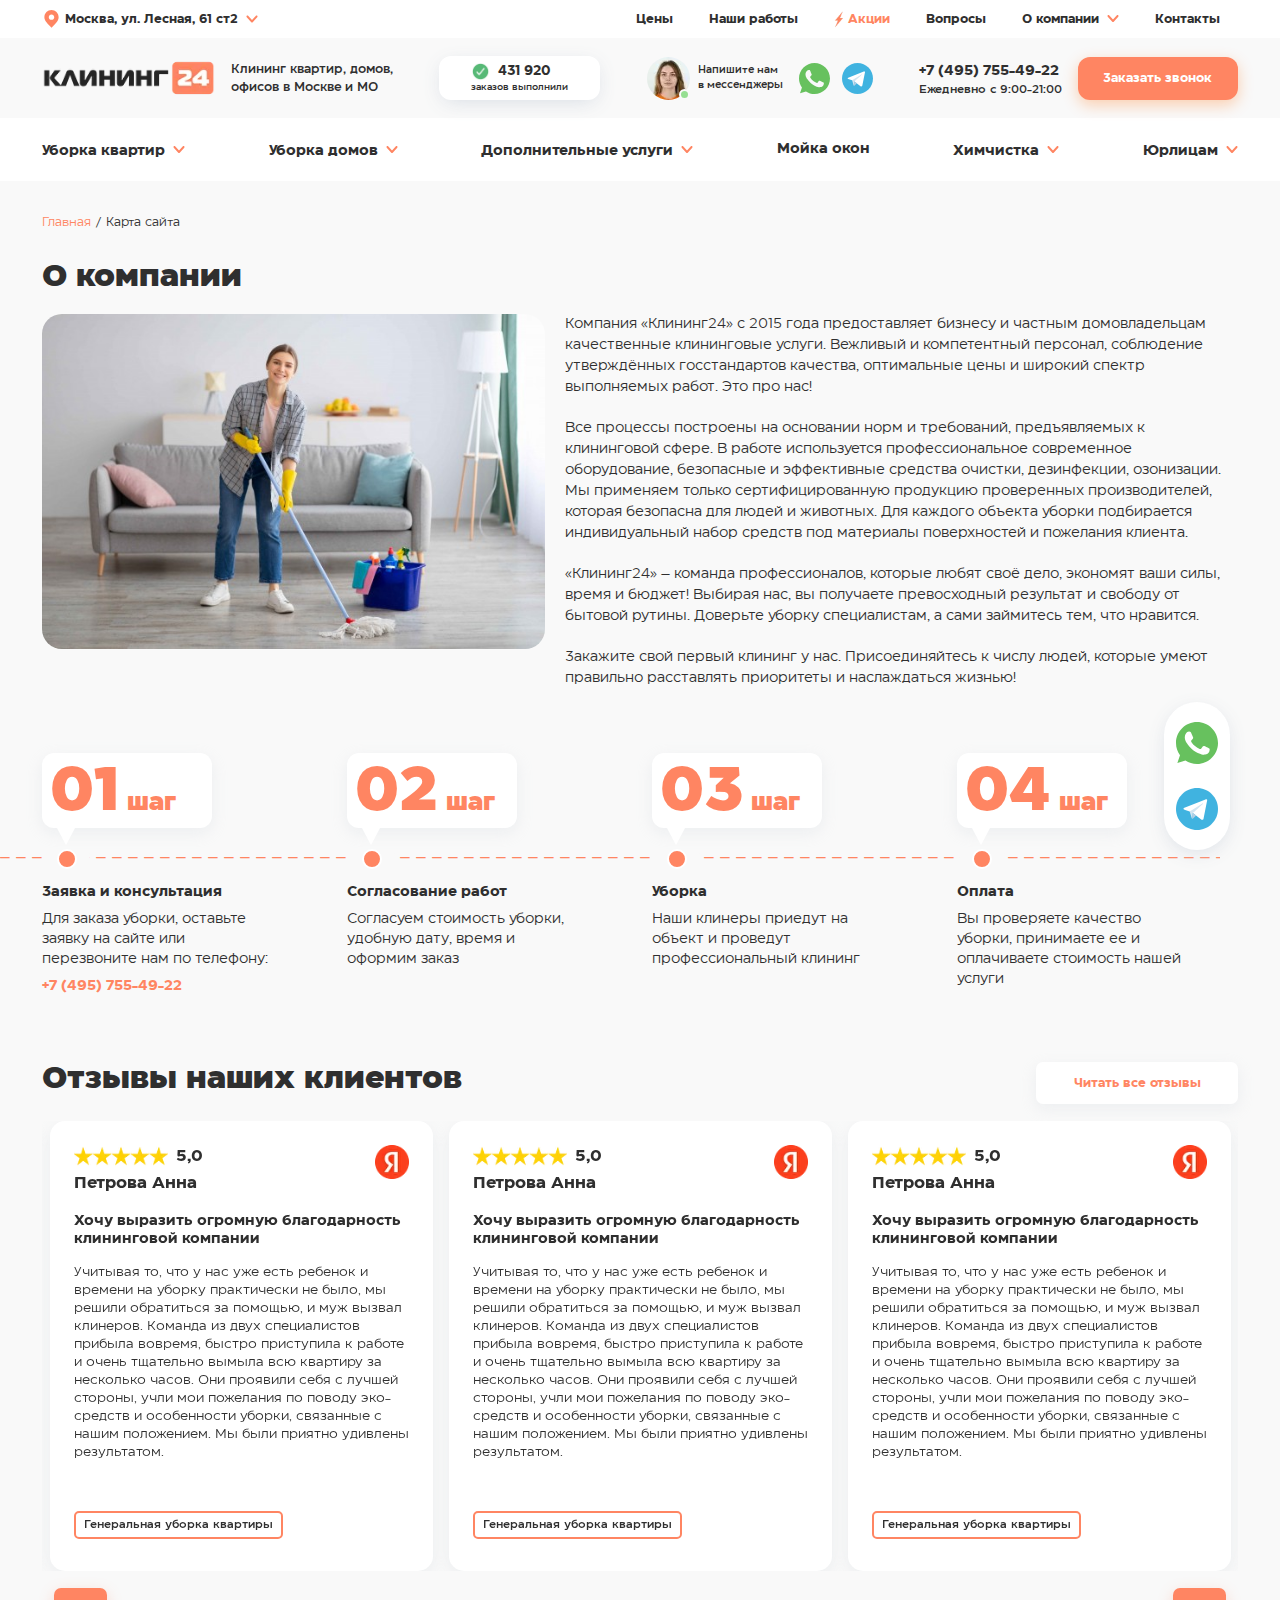
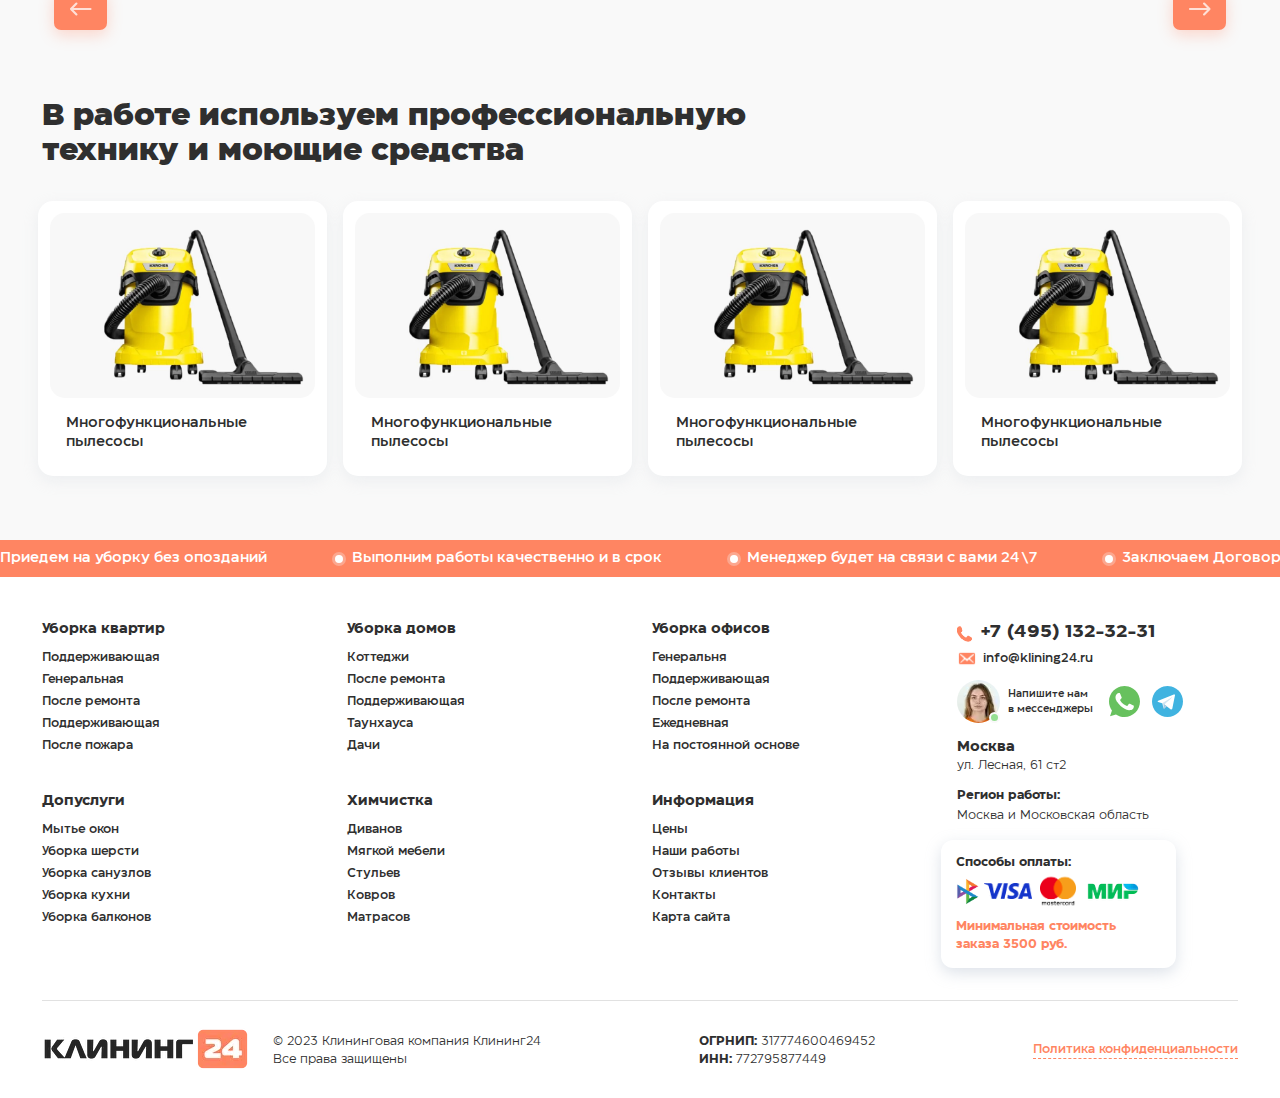
<file: about.html>
<!doctype html>
<html lang="en">
  <head>
    <meta charset="utf-8">
    <meta name="viewport" content="width=device-width, initial-scale=1">
    <meta name="format-detection" content="telephone=no">
    <title>Bootstrap demo</title>
    <link href="https://cdn.jsdelivr.net/npm/bootstrap@5.3.3/dist/css/bootstrap.min.css" rel="stylesheet" integrity="sha384-QWTKZyjpPEjISv5WaRU9OFeRpok6YctnYmDr5pNlyT2bRjXh0JMhjY6hW+ALEwIH" crossorigin="anonymous">
    <link rel="stylesheet" href="assets/css/slick.css">
    <link rel="stylesheet" href="assets/css/slick-theme.css">
    <link rel="stylesheet" href="assets/css/before-after.css">
    <link rel="stylesheet" href="style.css">
    <link rel="stylesheet" href="assets/css/about.css">
    <style>
        .banner {
            background: url(assets/img/services/services-banner.webp);
        }
        .questions-form-checkbox input:checked + .checkmark {
            background-color: transparent;
            background-image: url(assets/img/questions-form-check.webp);
            background-size: cover;
            background-position: center;
        }
        .main-slider-wrapper .slick-prev::before {
            background: url(assets/img/main-slider-prev.svg);
        }
        .main-slider-wrapper .slick-next::before {
            background: url(assets/img/main-slider-next.svg);
        }
        .sales-slider .slick-prev::before {
            background: url(assets/img/main-slider-prev.svg);
        }
        .sales-slider .slick-next::before {
            background: url(assets/img/main-slider-next.svg);
        }
        .reviews-slider .slick-prev::before {
            background: url(assets/img/main-slider-prev.svg);
        }
        .reviews-slider .slick-next::before {
            background: url(assets/img/main-slider-next.svg);
        }
        .reasons-section {
            background: url(assets/img/reasons-bg.webp);
        }
        .example-slider .handle:after {
            background-image: url(assets/img/example-slider-arrow.webp);
        }
        .tables__mark {
            background: url(assets/img/questions-form-check.webp) center no-repeat;
        }
        .tables__unMark {
            background: url(assets/img/unMark.svg) center no-repeat;
        }
        .custom-select-wrapper::after {
            background-image: url(assets/img/accordion-arrow.webp);
        }
    </style>
</head>
  <body>
    <div class="main-widjet">
        <div class="main-widjet-wrapper">
            <a href="#"><img src="assets/img/nav-whatsapp.svg" alt="whatsapp"></a>
            <a href="#"><img src="assets/img/nav-telegram.svg" alt="telegram"></a>
        </div>
    </div>
    <div class="mob-menu-burger" id="mob-menu-burger">
        <div class="mob-menu-burger-wrapper">
            <span></span>
            <span></span>
            <span></span>
        </div>
    </div>
    <div id="side-menu">
        <div class="close-btn-wrapper">
            <div id="closeButton">
                <div class="closeButton-icon">
                   <img src="assets/img/close-menu-btn.webp" alt="close">
                </div>
            </div>
        </div>
        <div class="side-menu-content">           
            <a href="services.html">Уборка квартир</a>
            <a href="#">Уборка домов</a>
            <a href="#">Дополнительные услуги</a>
            <a href="#">Мойка окон</a>
            <a href="#">Химчистка</a>
            <a href="#">Юрлицам</a>
            <a href="#">Цены</a>
            <a href="#">Наши работы</a>
            <a href="#">Акции</a>
            <a href="#">Вопросы</a>
            <a href="#">О компании</a>
            <a href="#">Контакты</a>
        </div>
    </div>  
    <div class="side-menu-filter"></div>

    <header>
        <nav class="navbar navbar-expand-lg top-nav">
        <div class="container">
            <a class="navbar-brand " href="#">
                <img src="assets/img/nav-pin.svg" alt="pin">
                Москва, ул. Лесная, 61 ст2
                <img style="width: 12px;height: 12px;margin-right: 0;margin-left: 8px;"
                src="assets/img/nav-dropdown-arrow.svg" 
                alt="arrow">
            </a>
            <div class="collapse navbar-collapse" id="navbarText">
            <div class="me-auto"></div>
            <ul class="navbar-nav">
                <li class="nav-item">
                    <a class="nav-link" aria-current="page" href="#">Цены</a>
                </li>
                <li class="nav-item">
                    <a class="nav-link" href="examples.html">Наши работы</a>
                </li>
                <li class="nav-item">
                    <a class="nav-link selected-nav-item" href="#"><img src="assets/img/nav-light.webp" alt="light">Акции</a>
                </li> 
                <li class="nav-item">
                <a class="nav-link" href="#">Вопросы</a>
                </li>
                <li class="nav-item">            
                <div class="bottom-nav-item bottom-nav-item5">
                    <a class="nav-link" href="#">
                        О компании
                        <img style="width: 12px;height: 12px;margin-right: 0;margin-left: 4px;transform: translateY(-1.5px);"
                        src="assets/img/nav-dropdown-arrow.svg" 
                        alt="arrow">
                    </a>
                    <div class="bottom-nav-dropdown bottom-nav-dropdown5">
                        <div class="bottom-nav-dropdown-items row">
                            <div class="col-12 bottom-nav-dropdown-list top-nav-dropdown">
                                <a href="#">Цены</a>
                                <a href="#">Наши работы</a>
                                <a href="#">Отзывы</a>
                                <a href="#">Акции</a>
                                <a href="#">FAQ</a>
                                <a href="#">Сертификаты</a>
                                <a href="#">Гарантии</a>
                                <a href="#">Вакансии</a>
                            </div>
                        </div>
                    </div>
                </div>
                </li>
                <li class="nav-item">
                <a class="nav-link" href="contact.html">Контакты</a>
                </li>
                </ul>
            </div>
        </div>
        </nav>
        <div class="mid-nav">
        <div class="container">
            <div class="mid-nav-wrapper">
                <div class="mid-nav__logo">
                    <a href="index.html"><img src="assets/img/nav-logo.png" alt="logo"></a>
                    <p>Клининг квартир, домов, <br> офисов в Москве и МО</p>
                </div>
                <div class="mid-nav__count-bar">
                    <div class="mid-nav__count-bar-wrapper">
                        <div class="mid-nav__count">
                            <img src="assets/img/nav-checkmark.webp" alt="checkmark">   
                            <p id="counter">100 000</p>                    
                        </div>
                        <p>заказов выполнили</p>
                    </div>                    
                </div>
                <div class="mid-nav__call">
                    <div class="mid-nav__call-img">
                        <img src="assets/img/operator.webp" alt="operator">
                        <div class="mid-nav__call-active"></div>
                    </div>
                    <p>Напишите нам <br> в мессенджеры</p>
                    <img src="assets/img/nav-whatsapp.svg" alt="whatsapp">
                    <img src="assets/img/nav-telegram.svg" alt="telegram">
                </div>
                <div class="mid-nav__phone">
                    <div class="mid-nav__phone-info">
                        <a href="#">+7 (495) 755-49-22</a>
                        <p>Ежедневно с 9:00-21:00</p>
                    </div>
                    <button class="btn mid-nav__phone-btn">Заказать звонок</button>
                </div>
            </div>
        </div>
        </div>
        <div class="bottom-nav">
        <div class="container">
            <div class="bottom-nav-wrapper">             
                <div class="bottom-nav-item bottom-nav-item1">
                    <a href="services.html" class="bottom-nav-link1">
                        Уборка квартир
                        <img style="width: 12px;height: 12px;margin-right: 0;margin-left: 4px;transform: translateY(-1.5px);"
                        src="assets/img/nav-dropdown-arrow.svg" 
                        alt="arrow">
                    </a>
                    <div class="bottom-nav-dropdown bottom-nav-dropdown1">
                        <div class="bottom-nav-dropdown-items row">
                            <div class="col-6 bottom-nav-dropdown-list">
                                <a href="#">Генеральная</a>
                                <a href="#">После ремонта</a>
                                <a href="#">Комплексная</a>
                                <a href="#">Ежедневная</a>
                                <a href="#">Поддерживающая</a>
                                <a href="#">Влажная</a>
                                <a href="#">Срочная уборка</a>
                                <a href="#">Еженедельная</a>
                                <a href="#">Два раза в неделю</a>
                                <a href="#">Три раза в неделю</a>
                                <a href="#">Эко уборка</a>
                                <a href="#">Запущенных квартир</a>
                                <a href="#">Однокомнатной</a>
                            </div>
                            <div class="col-6 bottom-nav-dropdown-list">
                                <a href="#">Двухкомнатной</a>
                                <a href="#">Трёхкомнатной</a>
                                <a href="#">Четырёхкомнатной</a>
                                <a href="#">VIP уборка</a>
                                <a href="#">Перед рождением</a>
                                <a href="#">После переезда</a>
                                <a href="#">После дезинфекции</a>
                                <a href="#">Перед заселением</a>
                                <a href="#">После аренды</a>
                                <a href="#">После потопа</a>
                                <a href="#">После пожара</a>
                                <a href="#">После смерти</a>
                                <a href="#">Элитных квартир</a>
                            </div>
                        </div>
                    </div>
                </div>

                <div class="bottom-nav-item bottom-nav-item2">
                    <a href="#" class="bottom-nav-link2">
                        Уборка домов
                        <img style="width: 12px;height: 12px;margin-right: 0;margin-left: 4px;transform: translateY(-1.5px);"
                        src="assets/img/nav-dropdown-arrow.svg" 
                        alt="arrow">
                    </a>
                    <div class="bottom-nav-dropdown bottom-nav-dropdown2">
                        <div class="bottom-nav-dropdown-items row">
                            <div class="col-12 bottom-nav-dropdown-list">
                                <a href="#">После ремонта</a>
                                <a href="#">Поддерживающая</a>
                                <a href="#">Коттеджей</a>
                                <a href="#">Таунхауса</a>
                                <a href="#">Дачи</a>
                            </div>
                        </div>
                    </div>
                </div>

                <div class="bottom-nav-item bottom-nav-item3">
                    <a href="#" class="bottom-nav-link3">
                        Дополнительные услуги
                        <img style="width: 12px;height: 12px;margin-right: 0;margin-left: 4px;transform: translateY(-1.5px);"
                        src="assets/img/nav-dropdown-arrow.svg" 
                        alt="arrow">
                    </a>
                    <div class="bottom-nav-dropdown bottom-nav-dropdown3">
                        <div class="bottom-nav-dropdown-items row">
                            <div class="col-12 bottom-nav-dropdown-list">
                                <a href="#">Мытье окон</a>
                                <a href="#">Уборка шерсти</a>
                                <a href="#">Уборка санузлов</a>
                                <a href="#">Уборка кухни</a>
                                <a href="#">Уборка балконов</a>
                            </div>
                        </div>
                    </div>
                </div>
                
                <a href="#" class="bottom-nav-link4">
                    Мойка окон
                </a>

                <div class="bottom-nav-item bottom-nav-item7">
                    <a href="#" class="bottom-nav-link7">
                        Химчистка
                        <img style="width: 12px;height: 12px;margin-right: 0;margin-left: 4px;transform: translateY(-1.5px);"
                        src="assets/img/nav-dropdown-arrow.svg" 
                        alt="arrow">
                    </a>
                    <div class="bottom-nav-dropdown bottom-nav-dropdown7">
                        <div class="bottom-nav-dropdown-items row">
                            <div class="col-12 bottom-nav-dropdown-list">
                                <a href="#">Диванов</a>
                                <a href="#">Мягкой мебели</a>
                                <a href="#">Стульев</a>
                                <a href="#">Ковров</a>
                                <a href="#">Матрасов</a>
                                <a href="#">Штор</a>
                            </div>
                        </div>
                    </div>
                </div>

                <div class="bottom-nav-item bottom-nav-item6">
                    <a href="#" class="bottom-nav-link6">
                        Юрлицам
                        <img style="width: 12px;height: 12px;margin-right: 0;margin-left: 4px;transform: translateY(-1.5px);"
                        src="assets/img/nav-dropdown-arrow.svg" 
                        alt="arrow">
                    </a>
                    <div class="bottom-nav-dropdown bottom-nav-dropdown6">
                        <div class="bottom-nav-dropdown-items row" style="padding-bottom: 32px;justify-content: center;">
                            <div class="col-3 bottom-nav-dropdown-list" style="width: fit-content;padding-right: 64px;">
                                <a href="#" class="bottom-nav-dropdown-list-strong">Уборка офисов</a>
                                <a href="#">Генеральная</a>
                                <a href="#">После ремонта</a>
                                <a href="#">Поддерживающая</a>
                                <a href="#">На постоянной основе</a>
                                <a href="#">Ежедневная</a>
                                <a href="#">Утренняя</a>
                                <a href="#">Вечерняя</a>
                                <a href="#">Разовая уборка</a>
                                <a href="#">Влажная уборка</a>
                                <a href="#">Мытье окон в офисе</a>
                                <a href="#">Химчистка мебели</a>
                                <a href="#">Дезинфекция</a>
                            </div>
                            <div class="col-3 bottom-nav-dropdown-list" style="padding-left: 32px;">
                                <a href="#" class="bottom-nav-dropdown-list-strong">Уборка помещений</a>
                                <a href="#">Дезинфекция</a>
                                <a href="#">Салонов красоты</a>
                                <a href="#">На мероприятиях</a>
                                <a href="#">Торговых центров</a>
                                <a href="#">Паркинга</a>
                                <a href="#">Школ</a>
                                <a href="#">Детских садов и ДОУ</a>
                                <a href="#">Ресторанов и кафе</a>
                                <a href="#">Влажная уборка</a>
                                <a href="#">Магазинов</a>
                                <a href="#">Гостиниц и отелей</a>
                            </div>
                            <div class="col-3 bottom-nav-dropdown-list nav-dropdown-list-padding">
                                <a href="#">Производственных помещений</a>
                                <a href="#">Учебных заведений</a>
                                <a href="#">Фитнес клубов</a>
                                <a href="#">Служебных помещений</a>
                                <a href="#">Бизнес-центров</a>
                                <a href="#">Автосалонов</a>
                                <a href="#">Бани и сауны</a>
                                <a href="#">Медицинских учреждений</a>
                                <a href="#">Складских помещений</a>
                                <a href="#">Подъездов домов</a>
                                <a href="#">Нежилых</a>
                            </div>
                            <div class="col-3 bottom-nav-dropdown-list" style="padding-left: 32px;">
                                <a href="#" class="bottom-nav-dropdown-list-strong">Дополнительно</a>
                                <a href="#">Покос травы</a>
                                <a href="#">Промышленный альпинизм</a>
                                <a href="#">Мойка витрин</a>
                                <a href="#">Мойка вывесок</a>
                                <a href="#">Мойка фасадов</a>
                                <a href="#">Уборка снега</a>
                                <a href="#">Уборка бассейнов</a>
                                <a href="#">Прилегающей территории</a>
                                <a href="#">Механизированная уборка</a>
                                <a href="#">Химчистка автомобилей</a>
                            </div>
                        </div>
                    </div>
                </div>               
            </div>
        </div>
        </div>
    </header>

    <main>
        <div class="container">
            <div class="banner-breadcrumb">
                <p><a href="index.html">Главная</a> / Карта сайта</p>
            </div>
        </div>

        <div class="mobile-nav">
            <div class="container">
                <div class="mobile-nav-wrapper row">
                    <div class="col-sm-9 col-11">
                        <div class="mobile-nav-items-wrapper mobile-nav-items-wrapper-low">
                            <img src="assets/img/nav-logo.png" alt="logo">
                            <a href="#">+7 (495) 755-49-22</a>
                        </div>
                    </div>
                </div>
            </div>
        </div>

        <div class="about__page-content">
            <div class="container">
                <h1 class="standart-page-title">О компании</h1>
                <div class="about__page-text">
                    <img src="assets/img/about-page-imgage.jpg" alt="about">        
                    <p>Компания «Клининг24» с 2015 года предоставляет бизнесу и частным домовладельцам качественные клининговые услуги. Вежливый и компетентный персонал, соблюдение утверждённых госстандартов качества, оптимальные цены и широкий спектр выполняемых работ. Это про нас!</p>
                    <p>Все процессы построены на основании норм и требований, предъявляемых к клининговой сфере. В работе используется профессиональное современное оборудование, безопасные и эффективные средства очистки, дезинфекции, озонизации. Мы применяем только сертифицированную продукцию проверенных производителей, которая безопасна для людей и животных. Для каждого объекта уборки подбирается индивидуальный набор средств под материалы поверхностей и пожелания клиента.</p>
                    <p>«Клининг24» – команда профессионалов, которые любят своё дело, экономят ваши силы, время и бюджет! Выбирая нас, вы получаете превосходный результат и свободу от бытовой рутины. Доверьте уборку специалистам, а сами займитесь тем, что нравится.</p>
                    <p>Закажите свой первый клининг у нас. Присоединяйтесь к числу людей, которые умеют правильно расставлять приоритеты и наслаждаться жизнью!</p>
                </div>        
            </div>
        </div>

        <section class="steps-section">
            <div class="container">
                <div class="steps-items-wrapper row">
                    <div class="col-lg-3">
                        <div class="steps-num">
                            <img src="assets/img/steps-triangle.webp" alt="triangle">
                            <p>01<span>шаг</span></p>
                        </div>
                    </div>
                    <div class="col-lg-3">
                        <div class="steps-num">
                            <img src="assets/img/steps-triangle.webp" alt="triangle">
                            <p>02<span>шаг</span></p>
                        </div>
                    </div>
                    <div class="col-lg-3">
                        <div class="steps-num">
                            <img src="assets/img/steps-triangle.webp" alt="triangle">
                            <p>03<span>шаг</span></p>
                        </div>
                    </div>
                    <div class="col-lg-3">
                        <div class="steps-num">
                            <img src="assets/img/steps-triangle.webp" alt="triangle">
                            <p>04<span>шаг</span></p>
                        </div>
                    </div>
                </div>
                <div class="steps-texts-wrapper row">
                    <div class="col-lg-3">
                        <div class="steps-text-item">
                            <div class="steps-text-item-circle"></div>
                            <h6>Заявка и консультация</h6>
                            <p>Для заказа уборки, оставьте заявку на сайте или перезвоните нам по телефону:</p>
                            <a href="#">+7 (495) 755-49-22</a>
                        </div>
                    </div>
                    <div class="col-lg-3">
                        <div class="steps-text-item">
                            <div class="steps-text-item-circle"></div>
                            <h6>Согласование работ</h6>
                            <p>Согласуем стоимость уборки, удобную дату, время и оформим заказ</p>
                        </div>
                    </div>
                    <div class="col-lg-3">
                        <div class="steps-text-item">
                            <div class="steps-text-item-circle"></div>
                            <h6>Уборка</h6>
                            <p>Наши клинеры приедут на объект и проведут профессиональный клининг</p>
                        </div>
                    </div>
                    <div class="col-lg-3">
                        <div class="steps-text-item">
                            <div class="steps-text-item-circle"></div>
                            <h6>Оплата</h6>
                            <p>Вы проверяете качество уборки, принимаете ее и оплачиваете стоимость нашей услуги</p>
                        </div>
                    </div>
                </div>
                <div class="mob-steps-items-wrapper">
                    <div class="mob-step-item">
                        <div class="steps-num">
                            <p>01<span>шаг</span></p>
                        </div>
                        <div class="steps-text-item">
                            <div class="steps-text-item-circle"></div>
                            <h6>Заявка и консультация</h6>
                            <p>Для заказа уборки, оставьте заявку на сайте или перезвоните нам по телефону:</p>
                            <a href="#">+7 (495) 755-49-22</a>
                        </div>
                    </div>
                    <div class="mob-step-item">
                        <div class="steps-num">
                            <p>02<span>шаг</span></p>
                        </div>
                        <div class="steps-text-item">
                            <div class="steps-text-item-circle"></div>
                            <h6>Согласование работ</h6>
                            <p>Согласуем стоимость уборки, удобную дату, время и оформим заказ</p>
                        </div>
                    </div>
                    <div class="mob-step-item">
                        <div class="steps-num">
                            <p>03<span>шаг</span></p>
                        </div>
                        <div class="steps-text-item">
                            <div class="steps-text-item-circle"></div>
                            <h6>Уборка</h6>
                            <p>Наши клинеры приедут на объект и проведут профессиональный клининг</p>
                        </div>
                    </div>
                    <div class="mob-step-item">
                        <div class="steps-num">
                            <p>04<span>шаг</span></p>
                        </div>
                        <div class="steps-text-item">
                            <div class="steps-text-item-circle"></div>
                            <h6>Оплата</h6>
                            <p>Вы проверяете качество уборки, принимаете ее и оплачиваете стоимость нашей услуги</p>
                        </div>
                    </div>
                </div>
            </div>
        </section>

        <section class="reviews-section">
            <div class="container">
                <div class="price-section-title">
                    <h2>Отзывы наших клиентов</h2>
                    <a href="#"><button class="btn price-title-btn">Читать все отзывы</button></a>
                </div>

                <div class="reviews-slider">
                    <div class="reviews-slide">
                        <img style="width: 34px;"
                        src="assets/img/yandex-slider.webp"
                        alt="yandex"
                        class="reviews-slide-logo">
                        <div class="reviews-slide-rate">
                            <img src="assets/img/reviews-slider-stars.webp" alt="stars">
                            <p>5,0</p>
                        </div>
                        <h5>Петрова Анна</h5>
                        <h6>Хочу выразить огромную благодарность клининговой компании</h6>
                        <p>Учитывая то, что у нас уже есть ребенок и времени на уборку практически не было, мы решили обратиться за помощью, и муж вызвал клинеров. Команда из двух специалистов прибыла вовремя, быстро приступила к работе и очень тщательно вымыла всю квартиру за несколько часов. Они проявили себя с лучшей стороны, учли мои пожелания по поводу эко-средств и особенности уборки, связанные с нашим положением. Мы были приятно удивлены результатом.</p>
                        <div class="reviews-slide-alert">
                            <a href="#">Генеральная уборка квартиры</a>
                        </div>
                    </div>
                    <div class="reviews-slide">
                        <img style="width: 34px;"
                        src="assets/img/yandex-slider.webp"
                        alt="yandex"
                        class="reviews-slide-logo">
                        <div class="reviews-slide-rate">
                            <img src="assets/img/reviews-slider-stars.webp" alt="stars">
                            <p>5,0</p>
                        </div>
                        <h5>Петрова Анна</h5>
                        <h6>Хочу выразить огромную благодарность клининговой компании</h6>
                        <p>Учитывая то, что у нас уже есть ребенок и времени на уборку практически не было, мы решили обратиться за помощью, и муж вызвал клинеров. Команда из двух специалистов прибыла вовремя, быстро приступила к работе и очень тщательно вымыла всю квартиру за несколько часов. Они проявили себя с лучшей стороны, учли мои пожелания по поводу эко-средств и особенности уборки, связанные с нашим положением. Мы были приятно удивлены результатом.</p>
                        <div class="reviews-slide-alert">
                           <a href="#"> Генеральная уборка квартиры</a>
                        </div>
                    </div>
                    <div class="reviews-slide">
                        <img style="width: 34px;"
                        src="assets/img/yandex-slider.webp"
                        alt="yandex"
                        class="reviews-slide-logo">
                        <div class="reviews-slide-rate">
                            <img src="assets/img/reviews-slider-stars.webp" alt="stars">
                            <p>5,0</p>
                        </div>
                        <h5>Петрова Анна</h5>
                        <h6>Хочу выразить огромную благодарность клининговой компании</h6>
                        <p>Учитывая то, что у нас уже есть ребенок и времени на уборку практически не было, мы решили обратиться за помощью, и муж вызвал клинеров. Команда из двух специалистов прибыла вовремя, быстро приступила к работе и очень тщательно вымыла всю квартиру за несколько часов. Они проявили себя с лучшей стороны, учли мои пожелания по поводу эко-средств и особенности уборки, связанные с нашим положением. Мы были приятно удивлены результатом.</p>
                        <div class="reviews-slide-alert">
                            <a href="#"> Генеральная уборка квартиры</a>
                        </div>
                    </div>
                    <div class="reviews-slide">
                        <img style="width: 34px;"
                        src="assets/img/yandex-slider.webp"
                        alt="yandex"
                        class="reviews-slide-logo">
                        <div class="reviews-slide-rate">
                            <img src="assets/img/reviews-slider-stars.webp" alt="stars">
                            <p>5,0</p>
                        </div>
                        <h5>Петрова Анна</h5>
                        <h6>Хочу выразить огромную благодарность клининговой компании</h6>
                        <p>Учитывая то, что у нас уже есть ребенок и времени на уборку практически не было, мы решили обратиться за помощью, и муж вызвал клинеров. Команда из двух специалистов прибыла вовремя, быстро приступила к работе и очень тщательно вымыла всю квартиру за несколько часов. Они проявили себя с лучшей стороны, учли мои пожелания по поводу эко-средств и особенности уборки, связанные с нашим положением. Мы были приятно удивлены результатом.</p>
                        <div class="reviews-slide-alert">
                           <a href="#"> Генеральная уборка квартиры</a>
                        </div>
                    </div>
                </div>
                <div class="mob-reviews-slider">
                    <div class="reviews-slide">
                        <img style="width: 34px;"
                        src="assets/img/yandex-slider.webp"
                        alt="yandex"
                        class="reviews-slide-logo">
                        <div class="reviews-slide-rate">
                            <img src="assets/img/reviews-slider-stars.webp" alt="stars">
                            <p>5,0</p>
                        </div>
                        <h5>Петрова Анна</h5>
                        <h6>Хочу выразить огромную благодарность клининговой компании</h6>
                        <p>Учитывая то, что у нас уже есть ребенок и времени на уборку практически не было, мы решили обратиться за помощью, и муж вызвал клинеров. Команда из двух специалистов прибыла вовремя, быстро приступила к работе и очень тщательно вымыла всю квартиру за несколько часов. Они проявили себя с лучшей стороны, учли мои пожелания по поводу эко-средств и особенности уборки, связанные с нашим положением. Мы были приятно удивлены результатом.</p>
                        <div class="reviews-slide-alert">
                            <a href="#">Генеральная уборка квартиры</a>
                        </div>
                    </div>
                    <div class="reviews-slide">
                        <img style="width: 34px;"
                        src="assets/img/yandex-slider.webp"
                        alt="yandex"
                        class="reviews-slide-logo">
                        <div class="reviews-slide-rate">
                            <img src="assets/img/reviews-slider-stars.webp" alt="stars">
                            <p>5,0</p>
                        </div>
                        <h5>Петрова Анна</h5>
                        <h6>Хочу выразить огромную благодарность клининговой компании</h6>
                        <p>Учитывая то, что у нас уже есть ребенок и времени на уборку практически не было, мы решили обратиться за помощью, и муж вызвал клинеров. Команда из двух специалистов прибыла вовремя, быстро приступила к работе и очень тщательно вымыла всю квартиру за несколько часов. Они проявили себя с лучшей стороны, учли мои пожелания по поводу эко-средств и особенности уборки, связанные с нашим положением. Мы были приятно удивлены результатом.</p>
                        <div class="reviews-slide-alert">
                            <a href="#">Генеральная уборка квартиры</a>
                        </div>
                    </div>
                    <div class="reviews-slide">
                        <img style="width: 34px;"
                        src="assets/img/yandex-slider.webp"
                        alt="yandex"
                        class="reviews-slide-logo">
                        <div class="reviews-slide-rate">
                            <img src="assets/img/reviews-slider-stars.webp" alt="stars">
                            <p>5,0</p>
                        </div>
                        <h5>Петрова Анна</h5>
                        <h6>Хочу выразить огромную благодарность клининговой компании</h6>
                        <p>Учитывая то, что у нас уже есть ребенок и времени на уборку практически не было, мы решили обратиться за помощью, и муж вызвал клинеров. Команда из двух специалистов прибыла вовремя, быстро приступила к работе и очень тщательно вымыла всю квартиру за несколько часов. Они проявили себя с лучшей стороны, учли мои пожелания по поводу эко-средств и особенности уборки, связанные с нашим положением. Мы были приятно удивлены результатом.</p>
                        <div class="reviews-slide-alert">
                            <a href="#">Генеральная уборка квартиры</a>
                        </div>
                    </div>
                    <div class="reviews-slide">
                        <img style="width: 34px;"
                        src="assets/img/yandex-slider.webp"
                        alt="yandex"
                        class="reviews-slide-logo">
                        <div class="reviews-slide-rate">
                            <img src="assets/img/reviews-slider-stars.webp" alt="stars">
                            <p>5,0</p>
                        </div>
                        <h5>Петрова Анна</h5>
                        <h6>Хочу выразить огромную благодарность клининговой компании</h6>
                        <p>Учитывая то, что у нас уже есть ребенок и времени на уборку практически не было, мы решили обратиться за помощью, и муж вызвал клинеров. Команда из двух специалистов прибыла вовремя, быстро приступила к работе и очень тщательно вымыла всю квартиру за несколько часов. Они проявили себя с лучшей стороны, учли мои пожелания по поводу эко-средств и особенности уборки, связанные с нашим положением. Мы были приятно удивлены результатом.</p>
                        <div class="reviews-slide-alert">
                            <a href="#">Генеральная уборка квартиры</a>
                        </div>
                    </div>
                    <div class="reviews-slide">
                        <img style="width: 34px;"
                        src="assets/img/yandex-slider.webp"
                        alt="yandex"
                        class="reviews-slide-logo">
                        <div class="reviews-slide-rate">
                            <img src="assets/img/reviews-slider-stars.webp" alt="stars">
                            <p>5,0</p>
                        </div>
                        <h5>Петрова Анна</h5>
                        <h6>Хочу выразить огромную благодарность клининговой компании</h6>
                        <p>Учитывая то, что у нас уже есть ребенок и времени на уборку практически не было, мы решили обратиться за помощью, и муж вызвал клинеров. Команда из двух специалистов прибыла вовремя, быстро приступила к работе и очень тщательно вымыла всю квартиру за несколько часов. Они проявили себя с лучшей стороны, учли мои пожелания по поводу эко-средств и особенности уборки, связанные с нашим положением. Мы были приятно удивлены результатом.</p>
                        <div class="reviews-slide-alert">
                            <a href="#">Генеральная уборка квартиры</a>
                        </div>
                    </div>
                </div>
            </div>
            <div class="mob-section-more-btn">
                <a href="#"><button class="btn">Читать все отзывы</button></a>
            </div>
        </section>

        <section class="equipment-section">
            <div class="container">
                <div class="services-title">
                    <h2>В работе используем профессиональную
                        технику и моющие средства</h2>
                </div>
                <div class="equipment-items row">
                    <div class="col-lg-3 col-6">
                        <div class="equipment-item">
                            <div style="background: url(assets/img/services/equipment1.webp);"
                            class="equipment-item-img"></div>
                            <div class="equipment-item-text">
                                <h6>Многофункциональные пылесосы</h6>
                                
                            </div>
                        </div>
                    </div>
                    <div class="col-lg-3 col-6">
                        <div class="equipment-item">
                            <div style="background: url(assets/img/services/equipment1.webp);"
                            class="equipment-item-img"></div>
                            <div class="equipment-item-text">
                                <h6>Многофункциональные пылесосы</h6>
                                
                            </div>
                        </div>
                    </div>
                    <div class="col-lg-3 col-6">
                        <div class="equipment-item">
                            <div style="background: url(assets/img/services/equipment1.webp);"
                            class="equipment-item-img"></div>
                            <div class="equipment-item-text">
                                <h6>Многофункциональные пылесосы</h6>
                               
                            </div>
                        </div>
                    </div>
                    <div class="col-lg-3 col-6">
                        <div class="equipment-item">
                            <div style="background: url(assets/img/services/equipment1.webp);"
                            class="equipment-item-img"></div>
                            <div class="equipment-item-text">
                                <h6>Многофункциональные пылесосы</h6>
                               
                            </div>
                        </div>
                    </div>
                </div>
            </div>
        </section>

    </main>

    <footer>
        <div class="banner-row">
            <div class="marquee">
                <div class="marquee-content">
                    <div class="marquee-item">
                        Приедем на уборку без опозданий
                    </div>
                    <div class="marquee-item">
                        Выполним работы качественно и в срок
                    </div>
                    <div class="marquee-item">
                        Менеджер будет на связи с вами 24\7
                    </div>
                    <div class="marquee-item">
                        Заключаем Договор
                    </div>
                    <div class="marquee-item">
                        Дарим сертификат на последующие уборки
                    </div>
                    <div class="marquee-item">
                        Используем профессиональное оборудование
                    </div>
                    <div class="marquee-item">
                        Приедем на уборку без опозданий
                    </div>
                    <div class="marquee-item">
                        Выполним работы качественно и в срок
                    </div>
                    <div class="marquee-item">
                        Менеджер будет на связи с вами 24\7
                    </div>
                    <div class="marquee-item">
                        Заключаем Договор
                    </div>
                    <div class="marquee-item">
                        Дарим сертификат на последующие уборки
                    </div>
                    <div class="marquee-item">
                        Используем профессиональное оборудование
                    </div>
                </div>
            </div>
        </div>
        <div class="container">
            <div class="footer-content">
                <div class="footer-main-wrapper row">
                    <div class="footer-links col-lg-9 col-12">
                        <div class="footer-links-wrapper row">
                            <div class="col-6 col-sm-4">
                                <div class="footer-links-list">
                                    <p>Уборка квартир</p>
                                    <a href="#">Поддерживающая</a>
                                    <a href="#">Генеральная</a>
                                    <a href="#">После ремонта</a>
                                    <a href="#">Поддерживающая</a>
                                    <a href="#">После пожара</a>
                                </div>
                            </div>
                            <div class="col-6 col-sm-4">
                                <div class="footer-links-list">
                                    <p>Уборка домов</p>
                                    <a href="#">Коттеджи</a>
                                    <a href="#">После ремонта</a>
                                    <a href="#">Поддерживающая</a>
                                    <a href="#">Таунхауса</a>
                                    <a href="#">Дачи</a>
                                </div>
                            </div>
                            <div class="col-6 col-sm-4">
                                <div class="footer-links-list">
                                    <p>Уборка офисов</p>
                                    <a href="#">Генеральня</a>
                                    <a href="#">Поддерживающая</a>
                                    <a href="#">После ремонта</a>
                                    <a href="#">Ежедневная</a>
                                    <a href="#">На постоянной основе</a>
                                </div>
                            </div>
                            <div class="col-6 col-sm-4">
                                <div class="footer-links-list">
                                    <p>Допуслуги</p>
                                    <a href="#">Мытье окон</a>
                                    <a href="#">Уборка шерсти</a>
                                    <a href="#">Уборка санузлов</a>
                                    <a href="#">Уборка кухни</a>
                                    <a href="#">Уборка балконов</a>
                                </div>
                            </div>
                            <div class="col-6 col-sm-4">
                                <div class="footer-links-list">
                                    <p>Химчистка</p>
                                    <a href="#">Диванов</a>
                                    <a href="#">Мягкой мебели</a>
                                    <a href="#">Стульев</a>
                                    <a href="#">Ковров</a>
                                    <a href="#">Матрасов</a>
                                </div>
                            </div>
                            <div class="col-6 col-sm-4">
                                <div class="footer-links-list">
                                    <p>Информация</p>
                                    <a href="#">Цены</a>
                                    <a href="#">Наши работы</a>
                                    <a href="#">Отзывы клиентов</a>
                                    <a href="#">Контакты</a>
                                    <a href="#">Карта сайта</a>
                                </div>
                            </div>
                        </div>
                    </div>
                    <div class="footer-contacts col-lg-3 col-12">
                        <div class="footer-contacts__phone">
                            <img src="assets/img/footer-phone.webp" alt="phone">
                            <p>+7 (495) 132-32-31</p>
                        </div>
                        <div class="footer-contacts__mail">
                            <img src="assets/img/footer-mail.webp" alt="mail">
                            <p>info@klining24.ru</p>
                        </div>
                        <div class="mid-nav__call">
                            <div class="footer-mid-nav__call">
                                <div class="mid-nav__call-img">
                                    <img src="assets/img/operator.webp" alt="operator">
                                    <div class="mid-nav__call-active"></div>
                                </div>
                                <p>Напишите нам <br> в мессенджеры</p>
                            </div>
                            <img src="assets/img/nav-whatsapp.svg" alt="whatsapp">
                            <img src="assets/img/nav-telegram.svg" alt="telegram">
                        </div>
                        <div class="footer-city">
                            <h5>Москва</h5>
                            <p>ул. Лесная, 61 ст2</p>
                            <strong>Регион работы:</strong>
                            <p>Москва и Московская область</p>        
                        </div>
                        <div class="footer-pay-bar">
                            <h6>Способы оплаты:</h6>
                            <div class="footer-pay-bar-images">
                                <img src="assets/img/footer-pay4.webp" alt="pay">
                                <img src="assets/img/footer-pay.webp" alt="pay">
                                <img src="assets/img/footer-pay2.webp" alt="pay">
                                <img src="assets/img/footer-pay3.webp" alt="pay">
                            </div>
                            <p>Минимальная стоимость <br>
                                заказа 3500 руб.</p>
                        </div>
                    </div>
                </div>
                <div class="footer-lower-wrapper">
                    <div class="footer-logo-wrapper">
                        <img src="assets/img/nav-logo.png" alt="logo">
                        <p>© 2023 Клининговая компания Клининг24 <br> Все права защищены</p>
                    </div>
                    <div class="footer-lower-numbers">
                        <p><strong>ОГРНИП:</strong> 317774600469452</p>
                        <p><strong>ИНН:</strong> 772795877449</p>
                    </div>
                    <a href="#" class="footer-policy">Политика конфиденциальности</a>
                </div>
            </div>
        </div>
    </footer>


    <script src="https://cdn.jsdelivr.net/npm/@popperjs/core@2.11.8/dist/umd/popper.min.js" integrity="sha384-I7E8VVD/ismYTF4hNIPjVp/Zjvgyol6VFvRkX/vR+Vc4jQkC+hVqc2pM8ODewa9r" crossorigin="anonymous"></script>
    <script src="https://cdn.jsdelivr.net/npm/bootstrap@5.3.3/dist/js/bootstrap.min.js" integrity="sha384-0pUGZvbkm6XF6gxjEnlmuGrJXVbNuzT9qBBavbLwCsOGabYfZo0T0to5eqruptLy" crossorigin="anonymous"></script>
    <script src="https://ajax.googleapis.com/ajax/libs/jquery/3.7.1/jquery.min.js"></script>
    <script src="assets/js/accordion.js"></script>
    <script src="assets/js/slick.min.js"></script>
    <script src="assets/js/sliders.js"></script>
    <script src="assets/js/before-after.min.js"></script>
    <script src="assets/js/examples.js"></script>
    <script src="assets/js/side-menu.js"></script>
    <script src="assets/js/counter.js"></script>
    <script src="assets/js/service-page.js"></script>
</body>
</html>
</file>
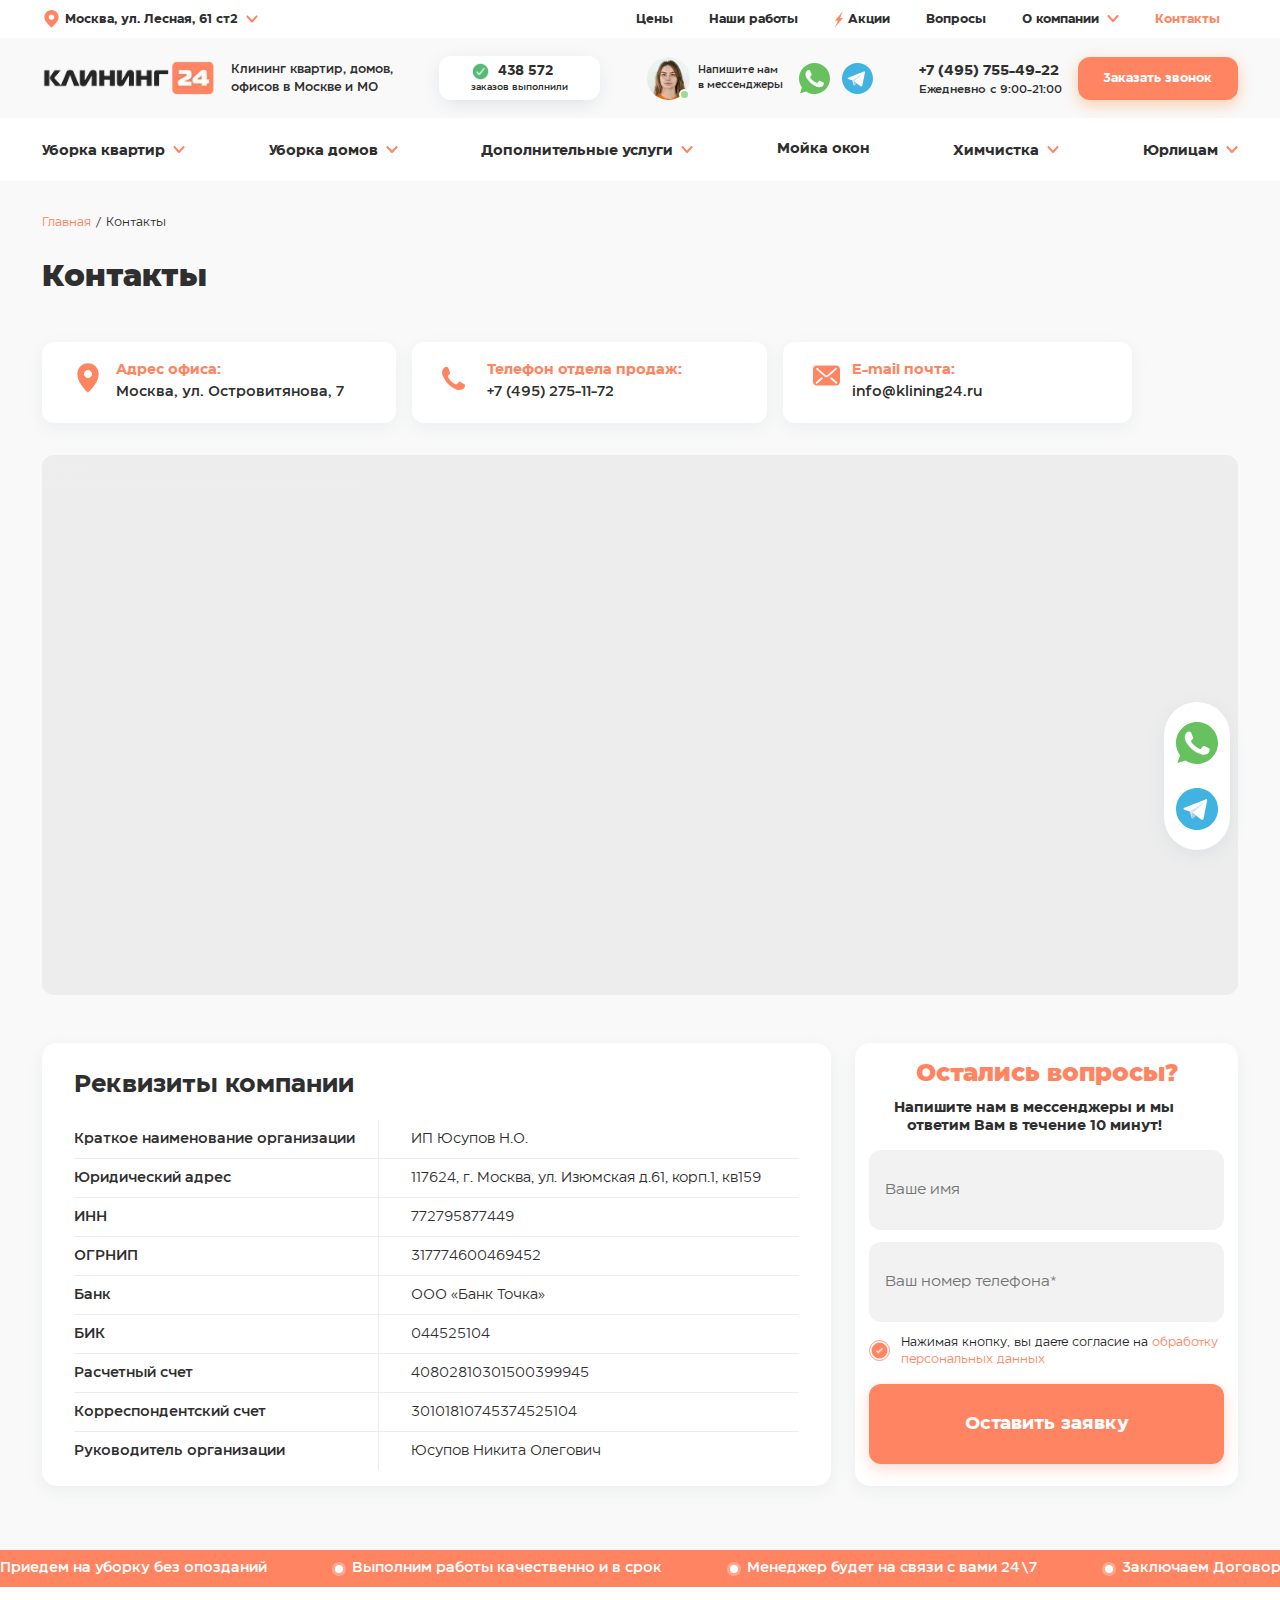
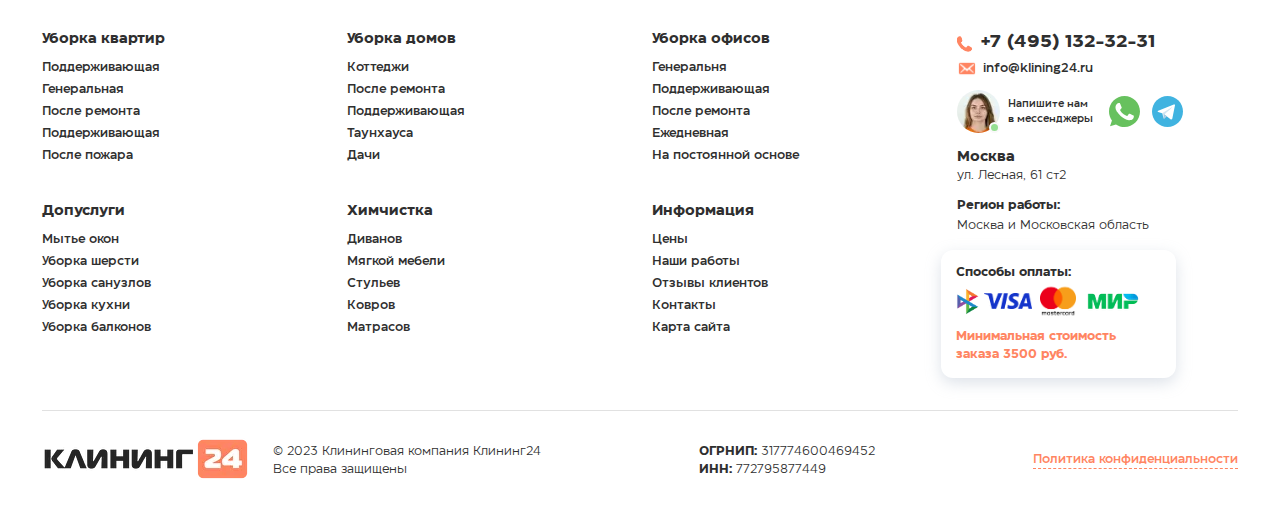
<file: contact.html>
<!doctype html>
<html lang="en">
  <head>
    <meta charset="utf-8">
    <meta name="viewport" content="width=device-width, initial-scale=1">
    <meta name="format-detection" content="telephone=no">
    <title>Bootstrap demo</title>
    <link href="https://cdn.jsdelivr.net/npm/bootstrap@5.3.3/dist/css/bootstrap.min.css" rel="stylesheet" integrity="sha384-QWTKZyjpPEjISv5WaRU9OFeRpok6YctnYmDr5pNlyT2bRjXh0JMhjY6hW+ALEwIH" crossorigin="anonymous">
    <link rel="stylesheet" href="assets/css/slick.css">
    <link rel="stylesheet" href="assets/css/slick-theme.css">
    <link rel="stylesheet" href="assets/css/before-after.css">
    <link rel="stylesheet" href="style.css">
    <link rel="stylesheet" href="assets/css/services.css">
    <link rel="stylesheet" href="assets/css/contact.css">
    <style>
        .banner {
            background: url(assets/img/services/services-banner.webp);
        }
        .questions-form-checkbox input:checked + .checkmark {
            background-color: transparent;
            background-image: url(assets/img/questions-form-check.webp);
            background-size: cover;
            background-position: center;
        }
        .main-slider-wrapper .slick-prev::before {
            background: url(assets/img/main-slider-prev.svg);
        }
        .main-slider-wrapper .slick-next::before {
            background: url(assets/img/main-slider-next.svg);
        }
        .sales-slider .slick-prev::before {
            background: url(assets/img/main-slider-prev.svg);
        }
        .sales-slider .slick-next::before {
            background: url(assets/img/main-slider-next.svg);
        }
        .reviews-slider .slick-prev::before {
            background: url(assets/img/main-slider-prev.svg);
        }
        .reviews-slider .slick-next::before {
            background: url(assets/img/main-slider-next.svg);
        }
        .reasons-section {
            background: url(assets/img/reasons-bg.webp);
        }
        .example-slider .handle:after {
            background-image: url(assets/img/example-slider-arrow.webp);
        }
        .tables__mark {
            background: url(assets/img/questions-form-check.webp) center no-repeat;
        }
        .tables__unMark {
            background: url(assets/img/unMark.svg) center no-repeat;
        }
        .custom-select-wrapper::after {
            background-image: url(assets/img/accordion-arrow.webp);
        }
    </style>
</head>
  <body>
    <div class="main-widjet">
        <div class="main-widjet-wrapper">
            <a href="#"><img src="assets/img/nav-whatsapp.svg" alt="whatsapp"></a>
            <a href="#"><img src="assets/img/nav-telegram.svg" alt="telegram"></a>
        </div>
    </div>
    <div class="mob-menu-burger" id="mob-menu-burger">
        <div class="mob-menu-burger-wrapper">
            <span></span>
            <span></span>
            <span></span>
        </div>
    </div>
    <div id="side-menu">
        <div class="close-btn-wrapper">
            <div id="closeButton">
                <div class="closeButton-icon">
                   <img src="assets/img/close-menu-btn.webp" alt="close">
                </div>
            </div>
        </div>
        <div class="side-menu-content">           
            <a href="services.html">Уборка квартир</a>
            <a href="#">Уборка домов</a>
            <a href="#">Дополнительные услуги</a>
            <a href="#">Мойка окон</a>
            <a href="#">Химчистка</a>
            <a href="#">Юрлицам</a>
            <a href="#">Цены</a>
            <a href="#">Наши работы</a>
            <a href="#">Акции</a>
            <a href="#">Вопросы</a>
            <a href="#">О компании</a>
            <a href="#">Контакты</a>
        </div>
    </div>  
    <div class="side-menu-filter"></div>

    <header>
        <nav class="navbar navbar-expand-lg top-nav">
        <div class="container">
            <a class="navbar-brand " href="#">
                <img src="assets/img/nav-pin.svg" alt="pin">
                Москва, ул. Лесная, 61 ст2
                <img style="width: 12px;height: 12px;margin-right: 0;margin-left: 8px;"
                src="assets/img/nav-dropdown-arrow.svg" 
                alt="arrow">
            </a>
            <div class="collapse navbar-collapse" id="navbarText">
            <div class="me-auto"></div>
            <ul class="navbar-nav">
                <li class="nav-item">
                    <a class="nav-link" aria-current="page" href="#">Цены</a>
                </li>
                <li class="nav-item">
                    <a class="nav-link" href="examples.html">Наши работы</a>
                </li>
                <li class="nav-item">
                    <a class="nav-link" href="sales.html"><img src="assets/img/nav-light.webp" alt="light">Акции</a>
                </li> 
                <li class="nav-item">
                <a class="nav-link" href="#">Вопросы</a>
                </li>
                <li class="nav-item">            
                <div class="bottom-nav-item bottom-nav-item5">
                    <a class="nav-link" href="#">
                        О компании
                        <img style="width: 12px;height: 12px;margin-right: 0;margin-left: 4px;transform: translateY(-1.5px);"
                        src="assets/img/nav-dropdown-arrow.svg" 
                        alt="arrow">
                    </a>
                    <div class="bottom-nav-dropdown bottom-nav-dropdown5">
                        <div class="bottom-nav-dropdown-items row">
                            <div class="col-12 bottom-nav-dropdown-list top-nav-dropdown">
                                <a href="#">Цены</a>
                                <a href="#">Наши работы</a>
                                <a href="#">Отзывы</a>
                                <a href="#">Акции</a>
                                <a href="#">FAQ</a>
                                <a href="#">Сертификаты</a>
                                <a href="#">Гарантии</a>
                                <a href="#">Вакансии</a>
                            </div>
                        </div>
                    </div>
                </div>
                </li>
                <li class="nav-item">
                <a class="nav-link selected-nav-item" href="contact.html">Контакты</a>
                </li>
                </ul>
            </div>
        </div>
        </nav>
        <div class="mid-nav">
        <div class="container">
            <div class="mid-nav-wrapper">
                <div class="mid-nav__logo">
                    <a href="index.html"><img src="assets/img/nav-logo.png" alt="logo"></a>
                    <p>Клининг квартир, домов, <br> офисов в Москве и МО</p>
                </div>
                <div class="mid-nav__count-bar">
                    <div class="mid-nav__count-bar-wrapper">
                        <div class="mid-nav__count">
                            <img src="assets/img/nav-checkmark.webp" alt="checkmark">   
                            <p id="counter">100 000</p>                    
                        </div>
                        <p>заказов выполнили</p>
                    </div>                    
                </div>
                <div class="mid-nav__call">
                    <div class="mid-nav__call-img">
                        <img src="assets/img/operator.webp" alt="operator">
                        <div class="mid-nav__call-active"></div>
                    </div>
                    <p>Напишите нам <br> в мессенджеры</p>
                    <img src="assets/img/nav-whatsapp.svg" alt="whatsapp">
                    <img src="assets/img/nav-telegram.svg" alt="telegram">
                </div>
                <div class="mid-nav__phone">
                    <div class="mid-nav__phone-info">
                        <a href="#">+7 (495) 755-49-22</a>
                        <p>Ежедневно с 9:00-21:00</p>
                    </div>
                    <button class="btn mid-nav__phone-btn">Заказать звонок</button>
                </div>
            </div>
        </div>
        </div>
        <div class="bottom-nav">
        <div class="container">
            <div class="bottom-nav-wrapper">             
                <div class="bottom-nav-item bottom-nav-item1">
                    <a href="services.html" class="bottom-nav-link1">
                        Уборка квартир
                        <img style="width: 12px;height: 12px;margin-right: 0;margin-left: 4px;transform: translateY(-1.5px);"
                        src="assets/img/nav-dropdown-arrow.svg" 
                        alt="arrow">
                    </a>
                    <div class="bottom-nav-dropdown bottom-nav-dropdown1">
                        <div class="bottom-nav-dropdown-items row">
                            <div class="col-6 bottom-nav-dropdown-list">
                                <a href="#">Генеральная</a>
                                <a href="#">После ремонта</a>
                                <a href="#">Комплексная</a>
                                <a href="#">Ежедневная</a>
                                <a href="#">Поддерживающая</a>
                                <a href="#">Влажная</a>
                                <a href="#">Срочная уборка</a>
                                <a href="#">Еженедельная</a>
                                <a href="#">Два раза в неделю</a>
                                <a href="#">Три раза в неделю</a>
                                <a href="#">Эко уборка</a>
                                <a href="#">Запущенных квартир</a>
                                <a href="#">Однокомнатной</a>
                            </div>
                            <div class="col-6 bottom-nav-dropdown-list">
                                <a href="#">Двухкомнатной</a>
                                <a href="#">Трёхкомнатной</a>
                                <a href="#">Четырёхкомнатной</a>
                                <a href="#">VIP уборка</a>
                                <a href="#">Перед рождением</a>
                                <a href="#">После переезда</a>
                                <a href="#">После дезинфекции</a>
                                <a href="#">Перед заселением</a>
                                <a href="#">После аренды</a>
                                <a href="#">После потопа</a>
                                <a href="#">После пожара</a>
                                <a href="#">После смерти</a>
                                <a href="#">Элитных квартир</a>
                            </div>
                        </div>
                    </div>
                </div>

                <div class="bottom-nav-item bottom-nav-item2">
                    <a href="#" class="bottom-nav-link2">
                        Уборка домов
                        <img style="width: 12px;height: 12px;margin-right: 0;margin-left: 4px;transform: translateY(-1.5px);"
                        src="assets/img/nav-dropdown-arrow.svg" 
                        alt="arrow">
                    </a>
                    <div class="bottom-nav-dropdown bottom-nav-dropdown2">
                        <div class="bottom-nav-dropdown-items row">
                            <div class="col-12 bottom-nav-dropdown-list">
                                <a href="#">После ремонта</a>
                                <a href="#">Поддерживающая</a>
                                <a href="#">Коттеджей</a>
                                <a href="#">Таунхауса</a>
                                <a href="#">Дачи</a>
                            </div>
                        </div>
                    </div>
                </div>

                <div class="bottom-nav-item bottom-nav-item3">
                    <a href="#" class="bottom-nav-link3">
                        Дополнительные услуги
                        <img style="width: 12px;height: 12px;margin-right: 0;margin-left: 4px;transform: translateY(-1.5px);"
                        src="assets/img/nav-dropdown-arrow.svg" 
                        alt="arrow">
                    </a>
                    <div class="bottom-nav-dropdown bottom-nav-dropdown3">
                        <div class="bottom-nav-dropdown-items row">
                            <div class="col-12 bottom-nav-dropdown-list">
                                <a href="#">Мытье окон</a>
                                <a href="#">Уборка шерсти</a>
                                <a href="#">Уборка санузлов</a>
                                <a href="#">Уборка кухни</a>
                                <a href="#">Уборка балконов</a>
                            </div>
                        </div>
                    </div>
                </div>
                
                <a href="#" class="bottom-nav-link4">
                    Мойка окон
                </a>

                <div class="bottom-nav-item bottom-nav-item7">
                    <a href="#" class="bottom-nav-link7">
                        Химчистка
                        <img style="width: 12px;height: 12px;margin-right: 0;margin-left: 4px;transform: translateY(-1.5px);"
                        src="assets/img/nav-dropdown-arrow.svg" 
                        alt="arrow">
                    </a>
                    <div class="bottom-nav-dropdown bottom-nav-dropdown7">
                        <div class="bottom-nav-dropdown-items row">
                            <div class="col-12 bottom-nav-dropdown-list">
                                <a href="#">Диванов</a>
                                <a href="#">Мягкой мебели</a>
                                <a href="#">Стульев</a>
                                <a href="#">Ковров</a>
                                <a href="#">Матрасов</a>
                                <a href="#">Штор</a>
                            </div>
                        </div>
                    </div>
                </div>

                <div class="bottom-nav-item bottom-nav-item6">
                    <a href="#" class="bottom-nav-link6">
                        Юрлицам
                        <img style="width: 12px;height: 12px;margin-right: 0;margin-left: 4px;transform: translateY(-1.5px);"
                        src="assets/img/nav-dropdown-arrow.svg" 
                        alt="arrow">
                    </a>
                    <div class="bottom-nav-dropdown bottom-nav-dropdown6">
                        <div class="bottom-nav-dropdown-items row" style="padding-bottom: 32px;justify-content: center;">
                            <div class="col-3 bottom-nav-dropdown-list" style="width: fit-content;padding-right: 64px;">
                                <a href="#" class="bottom-nav-dropdown-list-strong">Уборка офисов</a>
                                <a href="#">Генеральная</a>
                                <a href="#">После ремонта</a>
                                <a href="#">Поддерживающая</a>
                                <a href="#">На постоянной основе</a>
                                <a href="#">Ежедневная</a>
                                <a href="#">Утренняя</a>
                                <a href="#">Вечерняя</a>
                                <a href="#">Разовая уборка</a>
                                <a href="#">Влажная уборка</a>
                                <a href="#">Мытье окон в офисе</a>
                                <a href="#">Химчистка мебели</a>
                                <a href="#">Дезинфекция</a>
                            </div>
                            <div class="col-3 bottom-nav-dropdown-list" style="padding-left: 32px;">
                                <a href="#" class="bottom-nav-dropdown-list-strong">Уборка помещений</a>
                                <a href="#">Дезинфекция</a>
                                <a href="#">Салонов красоты</a>
                                <a href="#">На мероприятиях</a>
                                <a href="#">Торговых центров</a>
                                <a href="#">Паркинга</a>
                                <a href="#">Школ</a>
                                <a href="#">Детских садов и ДОУ</a>
                                <a href="#">Ресторанов и кафе</a>
                                <a href="#">Влажная уборка</a>
                                <a href="#">Магазинов</a>
                                <a href="#">Гостиниц и отелей</a>
                            </div>
                            <div class="col-3 bottom-nav-dropdown-list nav-dropdown-list-padding">
                                <a href="#">Производственных помещений</a>
                                <a href="#">Учебных заведений</a>
                                <a href="#">Фитнес клубов</a>
                                <a href="#">Служебных помещений</a>
                                <a href="#">Бизнес-центров</a>
                                <a href="#">Автосалонов</a>
                                <a href="#">Бани и сауны</a>
                                <a href="#">Медицинских учреждений</a>
                                <a href="#">Складских помещений</a>
                                <a href="#">Подъездов домов</a>
                                <a href="#">Нежилых</a>
                            </div>
                            <div class="col-3 bottom-nav-dropdown-list" style="padding-left: 32px;">
                                <a href="#" class="bottom-nav-dropdown-list-strong">Дополнительно</a>
                                <a href="#">Покос травы</a>
                                <a href="#">Промышленный альпинизм</a>
                                <a href="#">Мойка витрин</a>
                                <a href="#">Мойка вывесок</a>
                                <a href="#">Мойка фасадов</a>
                                <a href="#">Уборка снега</a>
                                <a href="#">Уборка бассейнов</a>
                                <a href="#">Прилегающей территории</a>
                                <a href="#">Механизированная уборка</a>
                                <a href="#">Химчистка автомобилей</a>
                            </div>
                        </div>
                    </div>
                </div>               
            </div>
        </div>
        </div>
    </header>

    <main>
        <div class="container">
            <div class="banner-breadcrumb">
                <p><a href="index.html">Главная</a> / Контакты</p>
            </div>
        </div>

        <div class="mobile-nav">
            <div class="container">
                <div class="mobile-nav-wrapper row">
                    <div class="col-sm-9 col-11">
                        <div class="mobile-nav-items-wrapper mobile-nav-items-wrapper-low">
                            <img src="assets/img/nav-logo.png" alt="logo">
                            <a href="#">+7 (495) 755-49-22</a>
                        </div>
                    </div>
                </div>
            </div>
        </div>

        <div class="contact__page-content">
            <div class="container">
                <h1 class="standart-page-title">Контакты</h1>
                <div class="contact__items-wrapper">
                    <div class="contact__item">
                        <img src="assets/img/contact-pin.svg" alt="pin" class="contact__item-img1">
                        <div class="contact-item-text">
                            <h3>Адрес офиса:</h3>
                            <p>Москва, ул. Островитянова, 7</p>
                        </div>
                    </div>
                    <div class="contact__item">
                        <img src="assets/img/contact-phone.svg" alt="phone" class="contact__item-img2">
                        <div class="contact-item-text">
                            <h3>Телефон отдела продаж:</h3>
                            <p>+7 (495) 275-11-72</p>
                        </div>
                    </div>
                    <div class="contact__item">
                        <img src="assets/img/contact-mail.svg" alt="mail" class="contact__item-img3">
                        <div class="contact-item-text">
                            <h3>E-mail почта:</h3>
                            <p>info@klining24.ru</p>
                        </div>
                    </div>
                </div>
                <div class="contact__map-wrapper">
                    <div style="position:relative;overflow:hidden;width: 100%;height: 100%;border-radius: 12px;"><a href="https://yandex.com.ge/maps/213/moscow/?utm_medium=mapframe&utm_source=maps" style="color:#eee;font-size:12px;position:absolute;top:0px;">Москва</a><a href="https://yandex.com.ge/maps/213/moscow/?from=mapframe&indoorLevel=1&ll=37.593614%2C55.782628&mode=usermaps&source=mapframe&um=constructor%3A8a0a241b7d240075a1fecdc35b82ef79c893790ec098146b713337920a3e5df9&utm_medium=mapframe&utm_source=maps&z=16.6" style="color:#eee;font-size:12px;position:absolute;top:14px;">Яндекс Карты — транспорт, навигация, поиск мест</a><iframe src="https://yandex.com/map-widget/v1/?from=mapframe&indoorLevel=1&ll=37.593614%2C55.782628&mode=usermaps&source=mapframe&um=constructor%3A8a0a241b7d240075a1fecdc35b82ef79c893790ec098146b713337920a3e5df9&utm_source=mapframe&z=16.6" width="100%" height="100%" frameborder="1" allowfullscreen="true" style="position:relative;"></iframe></div>
                </div>
                <div class="contact__info-wrapper row">
                    <div class="col-xl-8">
                        <div class="contact__info-bar">
                            <h5>Реквизиты компании</h5>
                            <div class="contact__info-table">
                                <div class="contact__info-row">
                                    <h6>Краткое наименование организации</h6>
                                    <p>ИП Юсупов Н.О.</p>
                                </div>
                                <div class="contact__info-row">
                                    <h6>Юридический адрес</h6>
                                    <p>117624, г. Москва, ул. Изюмская д.61, корп.1, кв159</p>
                                </div>
                                <div class="contact__info-row">
                                    <h6>ИНН</h6>
                                    <p>772795877449</p>
                                </div>
                                <div class="contact__info-row">
                                    <h6>ОГРНИП</h6>
                                    <p>317774600469452</p>
                                </div>
                                <div class="contact__info-row">
                                    <h6>Банк</h6>
                                    <p>ООО «Банк Точка»</p>
                                </div>
                                <div class="contact__info-row">
                                    <h6>БИК</h6>
                                    <p>044525104</p>
                                </div>
                                <div class="contact__info-row">
                                    <h6>Расчетный счет</h6>
                                    <p>40802810301500399945</p>
                                </div>
                                <div class="contact__info-row">
                                    <h6>Корреспондентский счет</h6>
                                    <p>30101810745374525104</p>
                                </div>
                                <div class="contact__info-row">
                                    <h6>Руководитель организации</h6>
                                    <p>Юсупов Никита Олегович</p>
                                </div>
                            </div>
                        </div>
                    </div>
                    <div class="col-xl-4">
                        <div class="questions-form-wrapper  conctact__form-wrapper">
                            <h4>Остались вопросы?</h4>
                            <p class="contact__form-p">Напишите нам в мессенджеры и мы ответим Вам в течение 10 минут!</p>
                            <form action="" class="form questions-form">
                                <input type="text" class="questions-form-input" placeholder="Ваше имя" required> 
                                <input type="text" class="questions-form-input" placeholder="Ваш номер телефона*" required> 
                                <div class="questions-form-alert">
                                    <label class="questions-form-checkbox" style="margin-right: 8px;">
                                        <input type="checkbox" checked>
                                        <span class="checkmark"></span>
                                    </label>  
                                    <p style="max-width: none;">Нажимая кнопку, вы даете согласие на <span>обработку персональных данных</span></p>
                                </div>                                
                                <button class="btn questions-form-send">Оставить заявку</button>
                            </form>
                        </div>
                    </div>
                </div>
            </div>
        </div>

    </main>

    <footer>
        <div class="banner-row">
            <div class="marquee">
                <div class="marquee-content">
                    <div class="marquee-item">
                        Приедем на уборку без опозданий
                    </div>
                    <div class="marquee-item">
                        Выполним работы качественно и в срок
                    </div>
                    <div class="marquee-item">
                        Менеджер будет на связи с вами 24\7
                    </div>
                    <div class="marquee-item">
                        Заключаем Договор
                    </div>
                    <div class="marquee-item">
                        Дарим сертификат на последующие уборки
                    </div>
                    <div class="marquee-item">
                        Используем профессиональное оборудование
                    </div>
                    <div class="marquee-item">
                        Приедем на уборку без опозданий
                    </div>
                    <div class="marquee-item">
                        Выполним работы качественно и в срок
                    </div>
                    <div class="marquee-item">
                        Менеджер будет на связи с вами 24\7
                    </div>
                    <div class="marquee-item">
                        Заключаем Договор
                    </div>
                    <div class="marquee-item">
                        Дарим сертификат на последующие уборки
                    </div>
                    <div class="marquee-item">
                        Используем профессиональное оборудование
                    </div>
                </div>
            </div>
        </div>
        <div class="container">
            <div class="footer-content">
                <div class="footer-main-wrapper row">
                    <div class="footer-links col-lg-9 col-12">
                        <div class="footer-links-wrapper row">
                            <div class="col-6 col-sm-4">
                                <div class="footer-links-list">
                                    <p>Уборка квартир</p>
                                    <a href="#">Поддерживающая</a>
                                    <a href="#">Генеральная</a>
                                    <a href="#">После ремонта</a>
                                    <a href="#">Поддерживающая</a>
                                    <a href="#">После пожара</a>
                                </div>
                            </div>
                            <div class="col-6 col-sm-4">
                                <div class="footer-links-list">
                                    <p>Уборка домов</p>
                                    <a href="#">Коттеджи</a>
                                    <a href="#">После ремонта</a>
                                    <a href="#">Поддерживающая</a>
                                    <a href="#">Таунхауса</a>
                                    <a href="#">Дачи</a>
                                </div>
                            </div>
                            <div class="col-6 col-sm-4">
                                <div class="footer-links-list">
                                    <p>Уборка офисов</p>
                                    <a href="#">Генеральня</a>
                                    <a href="#">Поддерживающая</a>
                                    <a href="#">После ремонта</a>
                                    <a href="#">Ежедневная</a>
                                    <a href="#">На постоянной основе</a>
                                </div>
                            </div>
                            <div class="col-6 col-sm-4">
                                <div class="footer-links-list">
                                    <p>Допуслуги</p>
                                    <a href="#">Мытье окон</a>
                                    <a href="#">Уборка шерсти</a>
                                    <a href="#">Уборка санузлов</a>
                                    <a href="#">Уборка кухни</a>
                                    <a href="#">Уборка балконов</a>
                                </div>
                            </div>
                            <div class="col-6 col-sm-4">
                                <div class="footer-links-list">
                                    <p>Химчистка</p>
                                    <a href="#">Диванов</a>
                                    <a href="#">Мягкой мебели</a>
                                    <a href="#">Стульев</a>
                                    <a href="#">Ковров</a>
                                    <a href="#">Матрасов</a>
                                </div>
                            </div>
                            <div class="col-6 col-sm-4">
                                <div class="footer-links-list">
                                    <p>Информация</p>
                                    <a href="#">Цены</a>
                                    <a href="#">Наши работы</a>
                                    <a href="#">Отзывы клиентов</a>
                                    <a href="#">Контакты</a>
                                    <a href="#">Карта сайта</a>
                                </div>
                            </div>
                        </div>
                    </div>
                    <div class="footer-contacts col-lg-3 col-12">
                        <div class="footer-contacts__phone">
                            <img src="assets/img/footer-phone.webp" alt="phone">
                            <p>+7 (495) 132-32-31</p>
                        </div>
                        <div class="footer-contacts__mail">
                            <img src="assets/img/footer-mail.webp" alt="mail">
                            <p>info@klining24.ru</p>
                        </div>
                        <div class="mid-nav__call">
                            <div class="footer-mid-nav__call">
                                <div class="mid-nav__call-img">
                                    <img src="assets/img/operator.webp" alt="operator">
                                    <div class="mid-nav__call-active"></div>
                                </div>
                                <p>Напишите нам <br> в мессенджеры</p>
                            </div>
                            <img src="assets/img/nav-whatsapp.svg" alt="whatsapp">
                            <img src="assets/img/nav-telegram.svg" alt="telegram">
                        </div>
                        <div class="footer-city">
                            <h5>Москва</h5>
                            <p>ул. Лесная, 61 ст2</p>
                            <strong>Регион работы:</strong>
                            <p>Москва и Московская область</p>        
                        </div>
                        <div class="footer-pay-bar">
                            <h6>Способы оплаты:</h6>
                            <div class="footer-pay-bar-images">
                                <img src="assets/img/footer-pay4.webp" alt="pay">
                                <img src="assets/img/footer-pay.webp" alt="pay">
                                <img src="assets/img/footer-pay2.webp" alt="pay">
                                <img src="assets/img/footer-pay3.webp" alt="pay">
                            </div>
                            <p>Минимальная стоимость <br>
                                заказа 3500 руб.</p>
                        </div>
                    </div>
                </div>
                <div class="footer-lower-wrapper">
                    <div class="footer-logo-wrapper">
                        <img src="assets/img/nav-logo.png" alt="logo">
                        <p>© 2023 Клининговая компания Клининг24 <br> Все права защищены</p>
                    </div>
                    <div class="footer-lower-numbers">
                        <p><strong>ОГРНИП:</strong> 317774600469452</p>
                        <p><strong>ИНН:</strong> 772795877449</p>
                    </div>
                    <a href="#" class="footer-policy">Политика конфиденциальности</a>
                </div>
            </div>
        </div>
    </footer>


    <script src="https://cdn.jsdelivr.net/npm/@popperjs/core@2.11.8/dist/umd/popper.min.js" integrity="sha384-I7E8VVD/ismYTF4hNIPjVp/Zjvgyol6VFvRkX/vR+Vc4jQkC+hVqc2pM8ODewa9r" crossorigin="anonymous"></script>
    <script src="https://cdn.jsdelivr.net/npm/bootstrap@5.3.3/dist/js/bootstrap.min.js" integrity="sha384-0pUGZvbkm6XF6gxjEnlmuGrJXVbNuzT9qBBavbLwCsOGabYfZo0T0to5eqruptLy" crossorigin="anonymous"></script>
    <script src="https://ajax.googleapis.com/ajax/libs/jquery/3.7.1/jquery.min.js"></script>
    <script src="assets/js/accordion.js"></script>
    <script src="assets/js/slick.min.js"></script>
    <script src="assets/js/sliders.js"></script>
    <script src="assets/js/before-after.min.js"></script>
    <script src="assets/js/examples.js"></script>
    <script src="assets/js/side-menu.js"></script>
    <script src="assets/js/counter.js"></script>
    <script src="assets/js/service-page.js"></script>
</body>
</html>
</file>
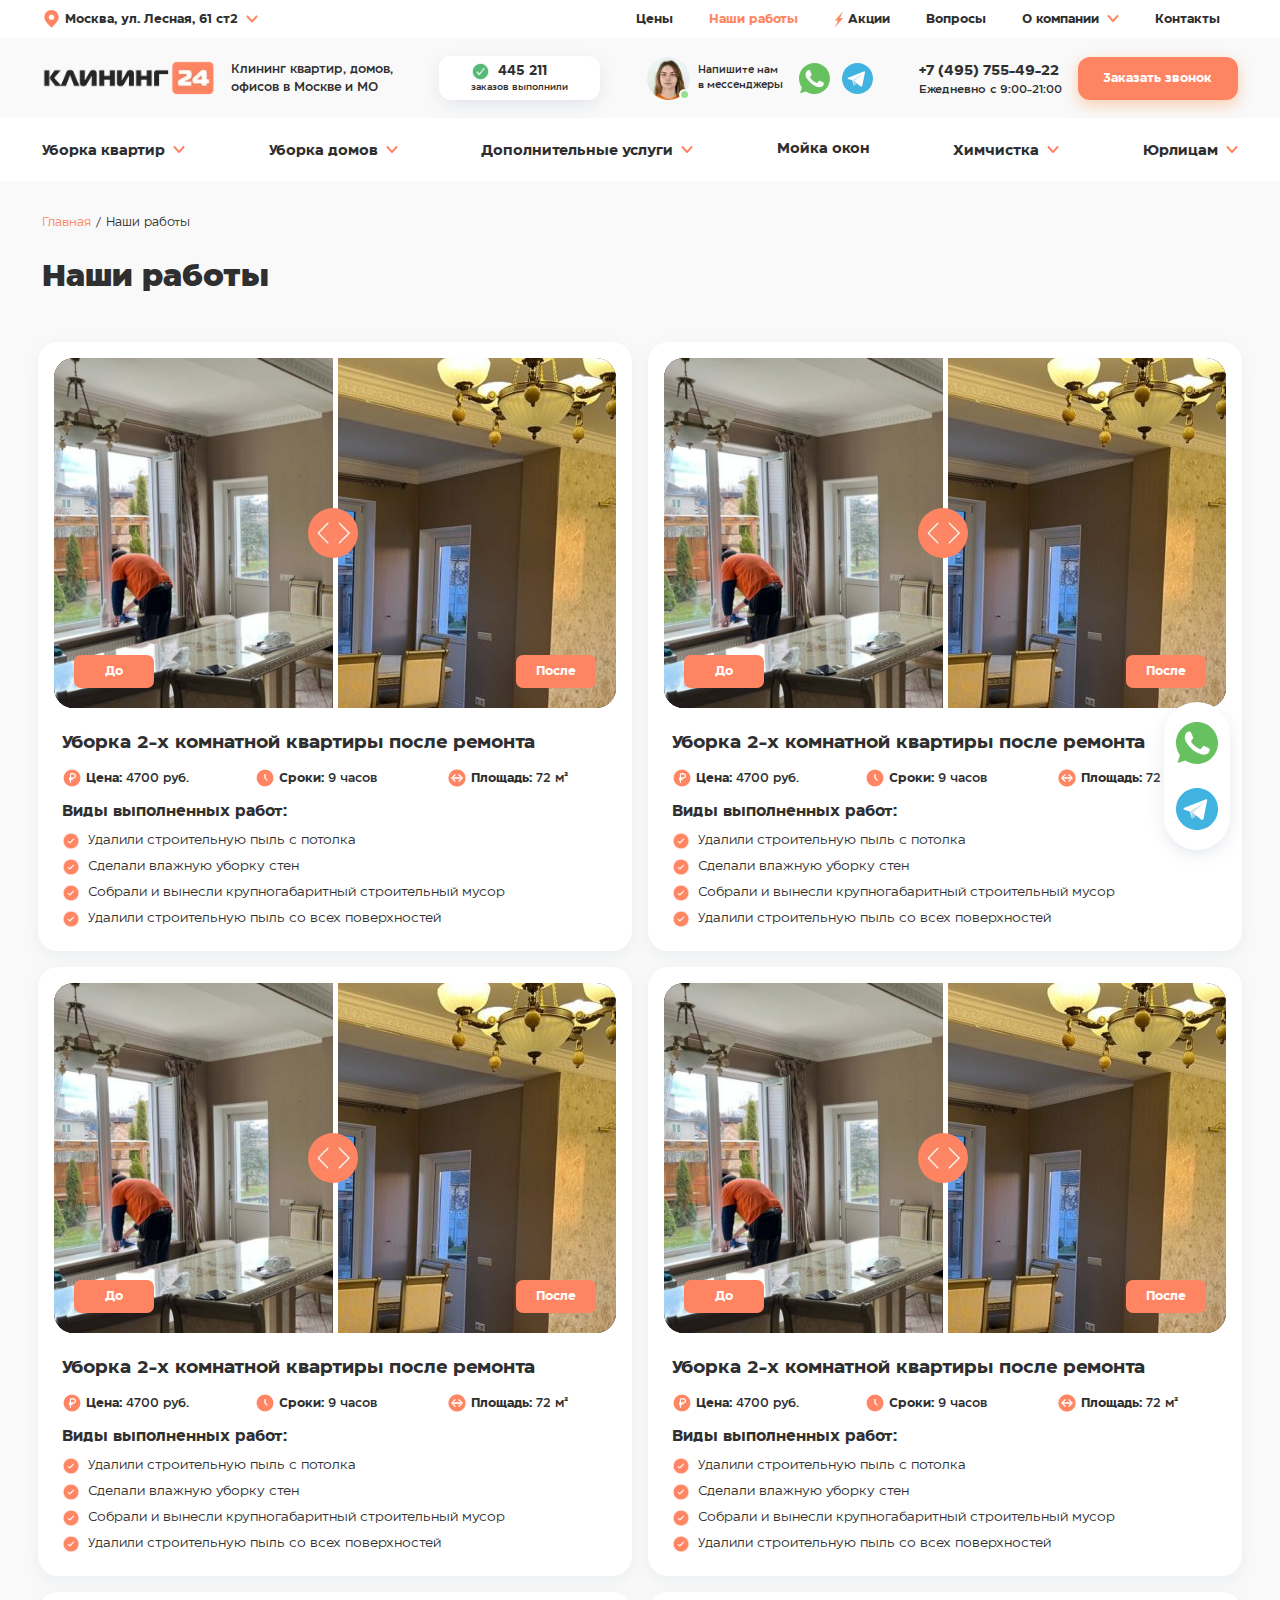
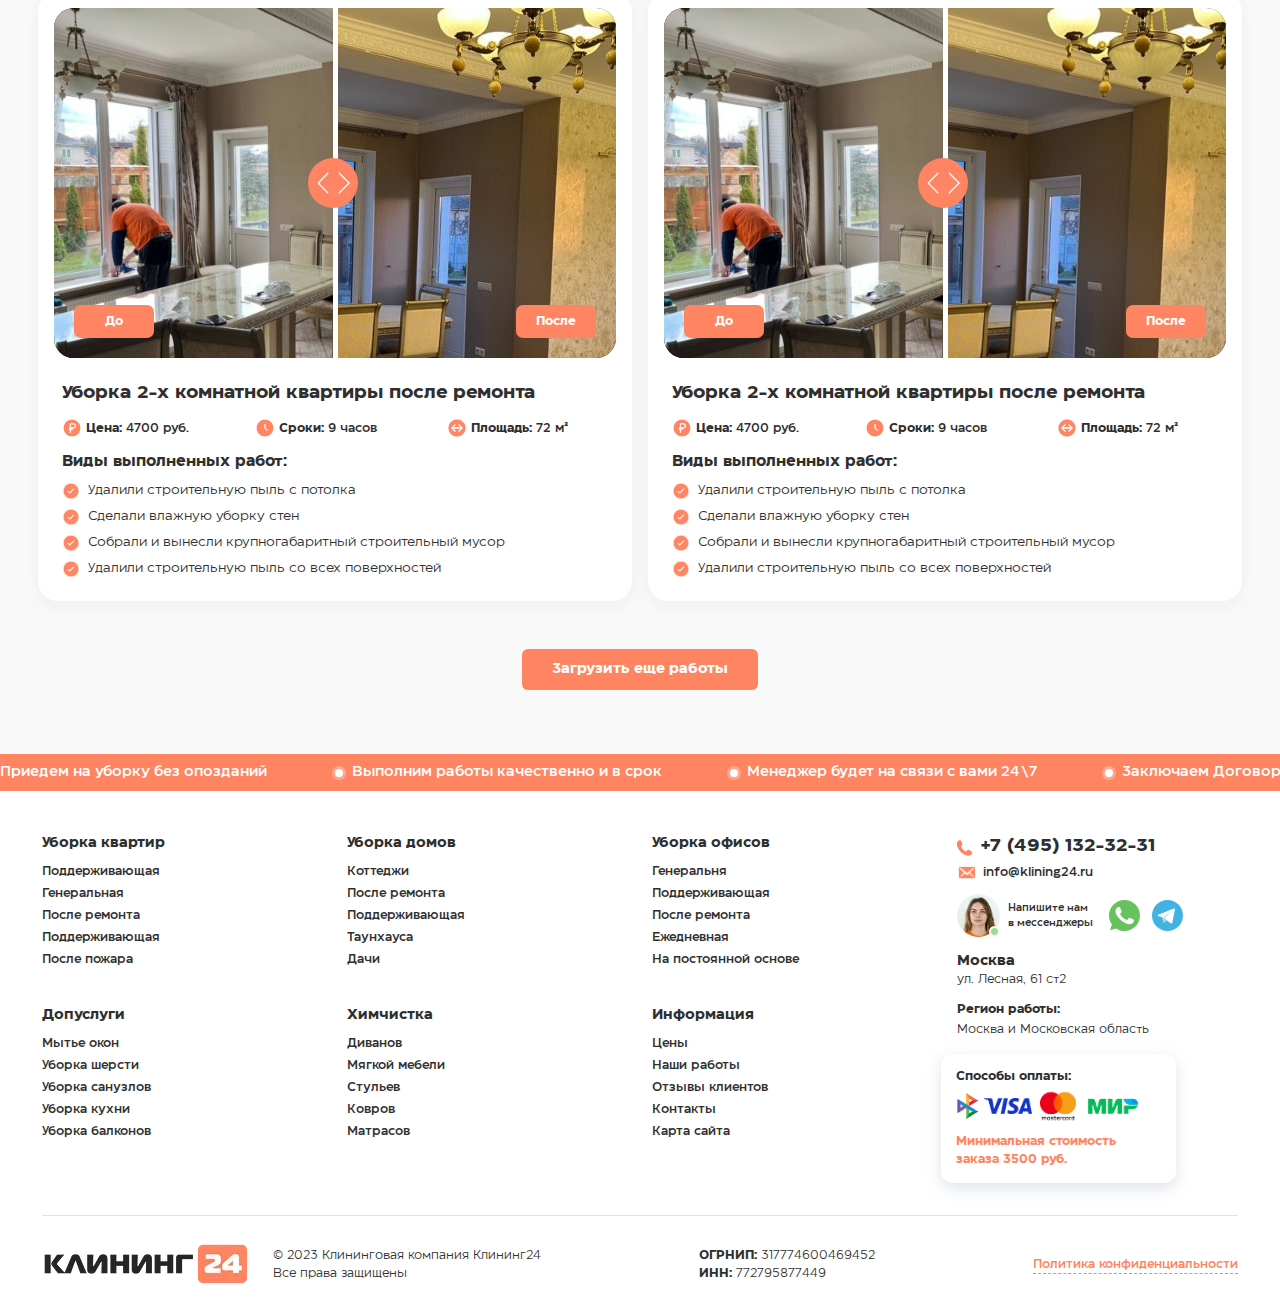
<file: examples.html>
<!doctype html>
<html lang="en">
  <head>
    <meta charset="utf-8">
    <meta name="viewport" content="width=device-width, initial-scale=1">
    <meta name="format-detection" content="telephone=no">
    <title>Bootstrap demo</title>
    <link href="https://cdn.jsdelivr.net/npm/bootstrap@5.3.3/dist/css/bootstrap.min.css" rel="stylesheet" integrity="sha384-QWTKZyjpPEjISv5WaRU9OFeRpok6YctnYmDr5pNlyT2bRjXh0JMhjY6hW+ALEwIH" crossorigin="anonymous">
    <link rel="stylesheet" href="assets/css/slick.css">
    <link rel="stylesheet" href="assets/css/slick-theme.css">
    <link rel="stylesheet" href="assets/css/before-after.css">
    <link rel="stylesheet" href="style.css">
    <link rel="stylesheet" href="assets/css/examples.css">
    <style>
        .banner {
            background: url(assets/img/services/services-banner.webp);
        }
        .questions-form-checkbox input:checked + .checkmark {
            background-color: transparent;
            background-image: url(assets/img/questions-form-check.webp);
            background-size: cover;
            background-position: center;
        }
        .main-slider-wrapper .slick-prev::before {
            background: url(assets/img/main-slider-prev.svg);
        }
        .main-slider-wrapper .slick-next::before {
            background: url(assets/img/main-slider-next.svg);
        }
        .sales-slider .slick-prev::before {
            background: url(assets/img/main-slider-prev.svg);
        }
        .sales-slider .slick-next::before {
            background: url(assets/img/main-slider-next.svg);
        }
        .reviews-slider .slick-prev::before {
            background: url(assets/img/main-slider-prev.svg);
        }
        .reviews-slider .slick-next::before {
            background: url(assets/img/main-slider-next.svg);
        }
        .reasons-section {
            background: url(assets/img/reasons-bg.webp);
        }
        .example-slider .handle:after {
            background-image: url(assets/img/example-slider-arrow.webp);
        }
        .tables__mark {
            background: url(assets/img/questions-form-check.webp) center no-repeat;
        }
        .tables__unMark {
            background: url(assets/img/unMark.svg) center no-repeat;
        }
        .custom-select-wrapper::after {
            background-image: url(assets/img/accordion-arrow.webp);
        }
    </style>
</head>
  <body>
    <div class="main-widjet">
        <div class="main-widjet-wrapper">
            <a href="#"><img src="assets/img/nav-whatsapp.svg" alt="whatsapp"></a>
            <a href="#"><img src="assets/img/nav-telegram.svg" alt="telegram"></a>
        </div>
    </div>
    <div class="mob-menu-burger" id="mob-menu-burger">
        <div class="mob-menu-burger-wrapper">
            <span></span>
            <span></span>
            <span></span>
        </div>
    </div>
    <div id="side-menu">
        <div class="close-btn-wrapper">
            <div id="closeButton">
                <div class="closeButton-icon">
                   <img src="assets/img/close-menu-btn.webp" alt="close">
                </div>
            </div>
        </div>
        <div class="side-menu-content">           
            <a href="services.html">Уборка квартир</a>
            <a href="#">Уборка домов</a>
            <a href="#">Дополнительные услуги</a>
            <a href="#">Мойка окон</a>
            <a href="#">Химчистка</a>
            <a href="#">Юрлицам</a>
            <a href="#">Цены</a>
            <a href="#">Наши работы</a>
            <a href="#">Акции</a>
            <a href="#">Вопросы</a>
            <a href="#">О компании</a>
            <a href="#">Контакты</a>
        </div>
    </div>  
    <div class="side-menu-filter"></div>

    <header>
        <nav class="navbar navbar-expand-lg top-nav">
        <div class="container">
            <a class="navbar-brand " href="#">
                <img src="assets/img/nav-pin.svg" alt="pin">
                Москва, ул. Лесная, 61 ст2
                <img style="width: 12px;height: 12px;margin-right: 0;margin-left: 8px;"
                src="assets/img/nav-dropdown-arrow.svg" 
                alt="arrow">
            </a>
            <div class="collapse navbar-collapse" id="navbarText">
            <div class="me-auto"></div>
            <ul class="navbar-nav">
                <li class="nav-item">
                    <a class="nav-link" aria-current="page" href="#">Цены</a>
                </li>
                <li class="nav-item">
                    <a class="nav-link selected-nav-item" href="#">Наши работы</a>
                </li>
                <li class="nav-item">
                    <a class="nav-link" href="sales.html"><img src="assets/img/nav-light.webp" alt="light">Акции</a>
                </li> 
                <li class="nav-item">
                <a class="nav-link" href="#">Вопросы</a>
                </li>
                <li class="nav-item">            
                <div class="bottom-nav-item bottom-nav-item5">
                    <a class="nav-link" href="#">
                        О компании
                        <img style="width: 12px;height: 12px;margin-right: 0;margin-left: 4px;transform: translateY(-1.5px);"
                        src="assets/img/nav-dropdown-arrow.svg" 
                        alt="arrow">
                    </a>
                    <div class="bottom-nav-dropdown bottom-nav-dropdown5">
                        <div class="bottom-nav-dropdown-items row">
                            <div class="col-12 bottom-nav-dropdown-list top-nav-dropdown">
                                <a href="#">Цены</a>
                                <a href="#">Наши работы</a>
                                <a href="#">Отзывы</a>
                                <a href="#">Акции</a>
                                <a href="#">FAQ</a>
                                <a href="#">Сертификаты</a>
                                <a href="#">Гарантии</a>
                                <a href="#">Вакансии</a>
                            </div>
                        </div>
                    </div>
                </div>
                </li>
                <li class="nav-item">
                <a class="nav-link" href="contact.html">Контакты</a>
                </li>
                </ul>
            </div>
        </div>
        </nav>
        <div class="mid-nav">
        <div class="container">
            <div class="mid-nav-wrapper">
                <div class="mid-nav__logo">
                    <a href="index.html"><img src="assets/img/nav-logo.png" alt="logo"></a>
                    <p>Клининг квартир, домов, <br> офисов в Москве и МО</p>
                </div>
                <div class="mid-nav__count-bar">
                    <div class="mid-nav__count-bar-wrapper">
                        <div class="mid-nav__count">
                            <img src="assets/img/nav-checkmark.webp" alt="checkmark">   
                            <p id="counter">100 000</p>                    
                        </div>
                        <p>заказов выполнили</p>
                    </div>                    
                </div>
                <div class="mid-nav__call">
                    <div class="mid-nav__call-img">
                        <img src="assets/img/operator.webp" alt="operator">
                        <div class="mid-nav__call-active"></div>
                    </div>
                    <p>Напишите нам <br> в мессенджеры</p>
                    <img src="assets/img/nav-whatsapp.svg" alt="whatsapp">
                    <img src="assets/img/nav-telegram.svg" alt="telegram">
                </div>
                <div class="mid-nav__phone">
                    <div class="mid-nav__phone-info">
                        <a href="#">+7 (495) 755-49-22</a>
                        <p>Ежедневно с 9:00-21:00</p>
                    </div>
                    <button class="btn mid-nav__phone-btn">Заказать звонок</button>
                </div>
            </div>
        </div>
        </div>
        <div class="bottom-nav">
        <div class="container">
            <div class="bottom-nav-wrapper">             
                <div class="bottom-nav-item bottom-nav-item1">
                    <a href="services.html" class="bottom-nav-link1">
                        Уборка квартир
                        <img style="width: 12px;height: 12px;margin-right: 0;margin-left: 4px;transform: translateY(-1.5px);"
                        src="assets/img/nav-dropdown-arrow.svg" 
                        alt="arrow">
                    </a>
                    <div class="bottom-nav-dropdown bottom-nav-dropdown1">
                        <div class="bottom-nav-dropdown-items row">
                            <div class="col-6 bottom-nav-dropdown-list">
                                <a href="#">Генеральная</a>
                                <a href="#">После ремонта</a>
                                <a href="#">Комплексная</a>
                                <a href="#">Ежедневная</a>
                                <a href="#">Поддерживающая</a>
                                <a href="#">Влажная</a>
                                <a href="#">Срочная уборка</a>
                                <a href="#">Еженедельная</a>
                                <a href="#">Два раза в неделю</a>
                                <a href="#">Три раза в неделю</a>
                                <a href="#">Эко уборка</a>
                                <a href="#">Запущенных квартир</a>
                                <a href="#">Однокомнатной</a>
                            </div>
                            <div class="col-6 bottom-nav-dropdown-list">
                                <a href="#">Двухкомнатной</a>
                                <a href="#">Трёхкомнатной</a>
                                <a href="#">Четырёхкомнатной</a>
                                <a href="#">VIP уборка</a>
                                <a href="#">Перед рождением</a>
                                <a href="#">После переезда</a>
                                <a href="#">После дезинфекции</a>
                                <a href="#">Перед заселением</a>
                                <a href="#">После аренды</a>
                                <a href="#">После потопа</a>
                                <a href="#">После пожара</a>
                                <a href="#">После смерти</a>
                                <a href="#">Элитных квартир</a>
                            </div>
                        </div>
                    </div>
                </div>

                <div class="bottom-nav-item bottom-nav-item2">
                    <a href="#" class="bottom-nav-link2">
                        Уборка домов
                        <img style="width: 12px;height: 12px;margin-right: 0;margin-left: 4px;transform: translateY(-1.5px);"
                        src="assets/img/nav-dropdown-arrow.svg" 
                        alt="arrow">
                    </a>
                    <div class="bottom-nav-dropdown bottom-nav-dropdown2">
                        <div class="bottom-nav-dropdown-items row">
                            <div class="col-12 bottom-nav-dropdown-list">
                                <a href="#">После ремонта</a>
                                <a href="#">Поддерживающая</a>
                                <a href="#">Коттеджей</a>
                                <a href="#">Таунхауса</a>
                                <a href="#">Дачи</a>
                            </div>
                        </div>
                    </div>
                </div>

                <div class="bottom-nav-item bottom-nav-item3">
                    <a href="#" class="bottom-nav-link3">
                        Дополнительные услуги
                        <img style="width: 12px;height: 12px;margin-right: 0;margin-left: 4px;transform: translateY(-1.5px);"
                        src="assets/img/nav-dropdown-arrow.svg" 
                        alt="arrow">
                    </a>
                    <div class="bottom-nav-dropdown bottom-nav-dropdown3">
                        <div class="bottom-nav-dropdown-items row">
                            <div class="col-12 bottom-nav-dropdown-list">
                                <a href="#">Мытье окон</a>
                                <a href="#">Уборка шерсти</a>
                                <a href="#">Уборка санузлов</a>
                                <a href="#">Уборка кухни</a>
                                <a href="#">Уборка балконов</a>
                            </div>
                        </div>
                    </div>
                </div>
                
                <a href="#" class="bottom-nav-link4">
                    Мойка окон
                </a>

                <div class="bottom-nav-item bottom-nav-item7">
                    <a href="#" class="bottom-nav-link7">
                        Химчистка
                        <img style="width: 12px;height: 12px;margin-right: 0;margin-left: 4px;transform: translateY(-1.5px);"
                        src="assets/img/nav-dropdown-arrow.svg" 
                        alt="arrow">
                    </a>
                    <div class="bottom-nav-dropdown bottom-nav-dropdown7">
                        <div class="bottom-nav-dropdown-items row">
                            <div class="col-12 bottom-nav-dropdown-list">
                                <a href="#">Диванов</a>
                                <a href="#">Мягкой мебели</a>
                                <a href="#">Стульев</a>
                                <a href="#">Ковров</a>
                                <a href="#">Матрасов</a>
                                <a href="#">Штор</a>
                            </div>
                        </div>
                    </div>
                </div>

                <div class="bottom-nav-item bottom-nav-item6">
                    <a href="#" class="bottom-nav-link6">
                        Юрлицам
                        <img style="width: 12px;height: 12px;margin-right: 0;margin-left: 4px;transform: translateY(-1.5px);"
                        src="assets/img/nav-dropdown-arrow.svg" 
                        alt="arrow">
                    </a>
                    <div class="bottom-nav-dropdown bottom-nav-dropdown6">
                        <div class="bottom-nav-dropdown-items row" style="padding-bottom: 32px;justify-content: center;">
                            <div class="col-3 bottom-nav-dropdown-list" style="width: fit-content;padding-right: 64px;">
                                <a href="#" class="bottom-nav-dropdown-list-strong">Уборка офисов</a>
                                <a href="#">Генеральная</a>
                                <a href="#">После ремонта</a>
                                <a href="#">Поддерживающая</a>
                                <a href="#">На постоянной основе</a>
                                <a href="#">Ежедневная</a>
                                <a href="#">Утренняя</a>
                                <a href="#">Вечерняя</a>
                                <a href="#">Разовая уборка</a>
                                <a href="#">Влажная уборка</a>
                                <a href="#">Мытье окон в офисе</a>
                                <a href="#">Химчистка мебели</a>
                                <a href="#">Дезинфекция</a>
                            </div>
                            <div class="col-3 bottom-nav-dropdown-list" style="padding-left: 32px;">
                                <a href="#" class="bottom-nav-dropdown-list-strong">Уборка помещений</a>
                                <a href="#">Дезинфекция</a>
                                <a href="#">Салонов красоты</a>
                                <a href="#">На мероприятиях</a>
                                <a href="#">Торговых центров</a>
                                <a href="#">Паркинга</a>
                                <a href="#">Школ</a>
                                <a href="#">Детских садов и ДОУ</a>
                                <a href="#">Ресторанов и кафе</a>
                                <a href="#">Влажная уборка</a>
                                <a href="#">Магазинов</a>
                                <a href="#">Гостиниц и отелей</a>
                            </div>
                            <div class="col-3 bottom-nav-dropdown-list nav-dropdown-list-padding">
                                <a href="#">Производственных помещений</a>
                                <a href="#">Учебных заведений</a>
                                <a href="#">Фитнес клубов</a>
                                <a href="#">Служебных помещений</a>
                                <a href="#">Бизнес-центров</a>
                                <a href="#">Автосалонов</a>
                                <a href="#">Бани и сауны</a>
                                <a href="#">Медицинских учреждений</a>
                                <a href="#">Складских помещений</a>
                                <a href="#">Подъездов домов</a>
                                <a href="#">Нежилых</a>
                            </div>
                            <div class="col-3 bottom-nav-dropdown-list" style="padding-left: 32px;">
                                <a href="#" class="bottom-nav-dropdown-list-strong">Дополнительно</a>
                                <a href="#">Покос травы</a>
                                <a href="#">Промышленный альпинизм</a>
                                <a href="#">Мойка витрин</a>
                                <a href="#">Мойка вывесок</a>
                                <a href="#">Мойка фасадов</a>
                                <a href="#">Уборка снега</a>
                                <a href="#">Уборка бассейнов</a>
                                <a href="#">Прилегающей территории</a>
                                <a href="#">Механизированная уборка</a>
                                <a href="#">Химчистка автомобилей</a>
                            </div>
                        </div>
                    </div>
                </div>               
            </div>
        </div>
        </div>
    </header>

    <main>
        <div class="container">
            <div class="banner-breadcrumb">
                <p><a href="index.html">Главная</a> / Наши работы</p>
            </div>
        </div>

        <div class="mobile-nav">
            <div class="container">
                <div class="mobile-nav-wrapper row">
                    <div class="col-sm-9 col-11">
                        <div class="mobile-nav-items-wrapper mobile-nav-items-wrapper-low">
                            <img src="assets/img/nav-logo.png" alt="logo">
                            <a href="#">+7 (495) 755-49-22</a>
                        </div>
                    </div>
                </div>
            </div>
        </div>

        <div class="examples__page-content">
            <div class="container">
                <h1 class="standart-page-title">Наши работы</h1>

                <section class="example-section">
                
                    <div class="example-items-wrapper row">
                        <div class="col-lg-6">
                            <div class="example-item">
                                <div class="example-item-image">
                                  <div class="example-slider">
                                    <img src="assets/img/example-slider1.jpg" alt="example">
                                    <div class="resize">
                                        <img src="assets/img/example-slider2.jpg" alt="example" style="height: 400px;">
                                    </div>
                                    <span class="handle"></span>
                                  </div>
                                <div class="example-item-image-bar1">До</div>
                                    <div class="example-item-image-bar2">После</div>
                                </div>
                                <div class="example-item-content">
                                    <h6>Уборка 2-х комнатной квартиры после ремонта</h6>
                                    <div class="example-item-params-wrapper row">
                                        <div class="example-item-param col-xl-4 col-12">
                                            <img src="assets/img/example-param1.webp" alt="param">
                                            <p>Цена: <span>4700 руб.</span></p>
                                        </div>
                                        <div class="example-item-param col-xl-4 col-12">
                                            <img src="assets/img/example-param2.webp" alt="param">
                                            <p>Сроки: <span>9 часов</span></p>
                                        </div>
                                        <div class="example-item-param col-xl-4 col-12">
                                            <img src="assets/img/example-param3.webp" alt="param">
                                            <p>Площадь: <span>72 м²</span></p>
                                        </div>
                                    </div>
                                    <h5>Виды выполненных работ:</h5>
                                    <div class="example-item-type">
                                        <img src="assets/img/questions-form-check.webp" alt="check">
                                        <p>Удалили строительную пыль с потолка</p>
                                    </div>
                                    <div class="example-item-type">
                                        <img src="assets/img/questions-form-check.webp" alt="check">
                                        <p>Сделали влажную уборку стен</p>
                                    </div>
                                    <div class="example-item-type">
                                        <img src="assets/img/questions-form-check.webp" alt="check">
                                        <p>Собрали и вынесли крупногабаритный строительный мусор</p>
                                    </div>
                                    <div class="example-item-type">
                                        <img src="assets/img/questions-form-check.webp" alt="check">
                                        <p>Удалили строительную пыль со всех поверхностей</p>
                                    </div>
                                </div>
                            </div>
                        </div>
                        <div class="col-lg-6">
                            <div class="example-item">
                                <div class="example-item-image">
                                  <div class="example-slider">
                                    <img src="assets/img/example-slider1.jpg" alt="example">
                                    <div class="resize">
                                        <img src="assets/img/example-slider2.jpg" alt="example" style="height: 400px;">
                                    </div>
                                    <span class="handle"></span>
                                  </div>
                                <div class="example-item-image-bar1">До</div>
                                    <div class="example-item-image-bar2">После</div>
                                </div>
                                <div class="example-item-content">
                                    <h6>Уборка 2-х комнатной квартиры после ремонта</h6>
                                    <div class="example-item-params-wrapper row">
                                        <div class="example-item-param col-xl-4 col-12">
                                            <img src="assets/img/example-param1.webp" alt="param">
                                            <p>Цена: <span>4700 руб.</span></p>
                                        </div>
                                        <div class="example-item-param col-xl-4 col-12">
                                            <img src="assets/img/example-param2.webp" alt="param">
                                            <p>Сроки: <span>9 часов</span></p>
                                        </div>
                                        <div class="example-item-param col-xl-4 col-12">
                                            <img src="assets/img/example-param3.webp" alt="param">
                                            <p>Площадь: <span>72 м²</span></p>
                                        </div>
                                    </div>
                                    <h5>Виды выполненных работ:</h5>
                                    <div class="example-item-type">
                                        <img src="assets/img/questions-form-check.webp" alt="check">
                                        <p>Удалили строительную пыль с потолка</p>
                                    </div>
                                    <div class="example-item-type">
                                        <img src="assets/img/questions-form-check.webp" alt="check">
                                        <p>Сделали влажную уборку стен</p>
                                    </div>
                                    <div class="example-item-type">
                                        <img src="assets/img/questions-form-check.webp" alt="check">
                                        <p>Собрали и вынесли крупногабаритный строительный мусор</p>
                                    </div>
                                    <div class="example-item-type">
                                        <img src="assets/img/questions-form-check.webp" alt="check">
                                        <p>Удалили строительную пыль со всех поверхностей</p>
                                    </div>
                                </div>
                            </div>
                        </div>
                        <div class="col-lg-6">
                            <div class="example-item">
                                <div class="example-item-image">
                                  <div class="example-slider">
                                    <img src="assets/img/example-slider1.jpg" alt="example">
                                    <div class="resize">
                                        <img src="assets/img/example-slider2.jpg" alt="example" style="height: 400px;">
                                    </div>
                                    <span class="handle"></span>
                                  </div>
                                <div class="example-item-image-bar1">До</div>
                                    <div class="example-item-image-bar2">После</div>
                                </div>
                                <div class="example-item-content">
                                    <h6>Уборка 2-х комнатной квартиры после ремонта</h6>
                                    <div class="example-item-params-wrapper row">
                                        <div class="example-item-param col-xl-4 col-12">
                                            <img src="assets/img/example-param1.webp" alt="param">
                                            <p>Цена: <span>4700 руб.</span></p>
                                        </div>
                                        <div class="example-item-param col-xl-4 col-12">
                                            <img src="assets/img/example-param2.webp" alt="param">
                                            <p>Сроки: <span>9 часов</span></p>
                                        </div>
                                        <div class="example-item-param col-xl-4 col-12">
                                            <img src="assets/img/example-param3.webp" alt="param">
                                            <p>Площадь: <span>72 м²</span></p>
                                        </div>
                                    </div>
                                    <h5>Виды выполненных работ:</h5>
                                    <div class="example-item-type">
                                        <img src="assets/img/questions-form-check.webp" alt="check">
                                        <p>Удалили строительную пыль с потолка</p>
                                    </div>
                                    <div class="example-item-type">
                                        <img src="assets/img/questions-form-check.webp" alt="check">
                                        <p>Сделали влажную уборку стен</p>
                                    </div>
                                    <div class="example-item-type">
                                        <img src="assets/img/questions-form-check.webp" alt="check">
                                        <p>Собрали и вынесли крупногабаритный строительный мусор</p>
                                    </div>
                                    <div class="example-item-type">
                                        <img src="assets/img/questions-form-check.webp" alt="check">
                                        <p>Удалили строительную пыль со всех поверхностей</p>
                                    </div>
                                </div>
                            </div>
                        </div>
                        <div class="col-lg-6">
                            <div class="example-item">
                                <div class="example-item-image">
                                  <div class="example-slider">
                                    <img src="assets/img/example-slider1.jpg" alt="example">
                                    <div class="resize">
                                        <img src="assets/img/example-slider2.jpg" alt="example" style="height: 400px;">
                                    </div>
                                    <span class="handle"></span>
                                  </div>
                                <div class="example-item-image-bar1">До</div>
                                    <div class="example-item-image-bar2">После</div>
                                </div>
                                <div class="example-item-content">
                                    <h6>Уборка 2-х комнатной квартиры после ремонта</h6>
                                    <div class="example-item-params-wrapper row">
                                        <div class="example-item-param col-xl-4 col-12">
                                            <img src="assets/img/example-param1.webp" alt="param">
                                            <p>Цена: <span>4700 руб.</span></p>
                                        </div>
                                        <div class="example-item-param col-xl-4 col-12">
                                            <img src="assets/img/example-param2.webp" alt="param">
                                            <p>Сроки: <span>9 часов</span></p>
                                        </div>
                                        <div class="example-item-param col-xl-4 col-12">
                                            <img src="assets/img/example-param3.webp" alt="param">
                                            <p>Площадь: <span>72 м²</span></p>
                                        </div>
                                    </div>
                                    <h5>Виды выполненных работ:</h5>
                                    <div class="example-item-type">
                                        <img src="assets/img/questions-form-check.webp" alt="check">
                                        <p>Удалили строительную пыль с потолка</p>
                                    </div>
                                    <div class="example-item-type">
                                        <img src="assets/img/questions-form-check.webp" alt="check">
                                        <p>Сделали влажную уборку стен</p>
                                    </div>
                                    <div class="example-item-type">
                                        <img src="assets/img/questions-form-check.webp" alt="check">
                                        <p>Собрали и вынесли крупногабаритный строительный мусор</p>
                                    </div>
                                    <div class="example-item-type">
                                        <img src="assets/img/questions-form-check.webp" alt="check">
                                        <p>Удалили строительную пыль со всех поверхностей</p>
                                    </div>
                                </div>
                            </div>
                        </div>
                        <div class="col-lg-6">
                            <div class="example-item">
                                <div class="example-item-image">
                                  <div class="example-slider">
                                    <img src="assets/img/example-slider1.jpg" alt="example">
                                    <div class="resize">
                                        <img src="assets/img/example-slider2.jpg" alt="example" style="height: 400px;">
                                    </div>
                                    <span class="handle"></span>
                                  </div>
                                <div class="example-item-image-bar1">До</div>
                                    <div class="example-item-image-bar2">После</div>
                                </div>
                                <div class="example-item-content">
                                    <h6>Уборка 2-х комнатной квартиры после ремонта</h6>
                                    <div class="example-item-params-wrapper row">
                                        <div class="example-item-param col-xl-4 col-12">
                                            <img src="assets/img/example-param1.webp" alt="param">
                                            <p>Цена: <span>4700 руб.</span></p>
                                        </div>
                                        <div class="example-item-param col-xl-4 col-12">
                                            <img src="assets/img/example-param2.webp" alt="param">
                                            <p>Сроки: <span>9 часов</span></p>
                                        </div>
                                        <div class="example-item-param col-xl-4 col-12">
                                            <img src="assets/img/example-param3.webp" alt="param">
                                            <p>Площадь: <span>72 м²</span></p>
                                        </div>
                                    </div>
                                    <h5>Виды выполненных работ:</h5>
                                    <div class="example-item-type">
                                        <img src="assets/img/questions-form-check.webp" alt="check">
                                        <p>Удалили строительную пыль с потолка</p>
                                    </div>
                                    <div class="example-item-type">
                                        <img src="assets/img/questions-form-check.webp" alt="check">
                                        <p>Сделали влажную уборку стен</p>
                                    </div>
                                    <div class="example-item-type">
                                        <img src="assets/img/questions-form-check.webp" alt="check">
                                        <p>Собрали и вынесли крупногабаритный строительный мусор</p>
                                    </div>
                                    <div class="example-item-type">
                                        <img src="assets/img/questions-form-check.webp" alt="check">
                                        <p>Удалили строительную пыль со всех поверхностей</p>
                                    </div>
                                </div>
                            </div>
                        </div>
                        <div class="col-lg-6">
                            <div class="example-item">
                                <div class="example-item-image">
                                  <div class="example-slider">
                                    <img src="assets/img/example-slider1.jpg" alt="example">
                                    <div class="resize">
                                        <img src="assets/img/example-slider2.jpg" alt="example" style="height: 400px;">
                                    </div>
                                    <span class="handle"></span>
                                  </div>
                                <div class="example-item-image-bar1">До</div>
                                    <div class="example-item-image-bar2">После</div>
                                </div>
                                <div class="example-item-content">
                                    <h6>Уборка 2-х комнатной квартиры после ремонта</h6>
                                    <div class="example-item-params-wrapper row">
                                        <div class="example-item-param col-xl-4 col-12">
                                            <img src="assets/img/example-param1.webp" alt="param">
                                            <p>Цена: <span>4700 руб.</span></p>
                                        </div>
                                        <div class="example-item-param col-xl-4 col-12">
                                            <img src="assets/img/example-param2.webp" alt="param">
                                            <p>Сроки: <span>9 часов</span></p>
                                        </div>
                                        <div class="example-item-param col-xl-4 col-12">
                                            <img src="assets/img/example-param3.webp" alt="param">
                                            <p>Площадь: <span>72 м²</span></p>
                                        </div>
                                    </div>
                                    <h5>Виды выполненных работ:</h5>
                                    <div class="example-item-type">
                                        <img src="assets/img/questions-form-check.webp" alt="check">
                                        <p>Удалили строительную пыль с потолка</p>
                                    </div>
                                    <div class="example-item-type">
                                        <img src="assets/img/questions-form-check.webp" alt="check">
                                        <p>Сделали влажную уборку стен</p>
                                    </div>
                                    <div class="example-item-type">
                                        <img src="assets/img/questions-form-check.webp" alt="check">
                                        <p>Собрали и вынесли крупногабаритный строительный мусор</p>
                                    </div>
                                    <div class="example-item-type">
                                        <img src="assets/img/questions-form-check.webp" alt="check">
                                        <p>Удалили строительную пыль со всех поверхностей</p>
                                    </div>
                                </div>
                            </div>
                        </div>
                    </div>
                    
                    <div class="examples__page-morebtn-wrapper">
                        <button class="examples__page-morebtn">
                            Загрузить еще работы
                        </button>
                    </div>
                    
           

                </section>
            </div>
        </div>

    </main>

    <footer>
        <div class="banner-row">
            <div class="marquee">
                <div class="marquee-content">
                    <div class="marquee-item">
                        Приедем на уборку без опозданий
                    </div>
                    <div class="marquee-item">
                        Выполним работы качественно и в срок
                    </div>
                    <div class="marquee-item">
                        Менеджер будет на связи с вами 24\7
                    </div>
                    <div class="marquee-item">
                        Заключаем Договор
                    </div>
                    <div class="marquee-item">
                        Дарим сертификат на последующие уборки
                    </div>
                    <div class="marquee-item">
                        Используем профессиональное оборудование
                    </div>
                    <div class="marquee-item">
                        Приедем на уборку без опозданий
                    </div>
                    <div class="marquee-item">
                        Выполним работы качественно и в срок
                    </div>
                    <div class="marquee-item">
                        Менеджер будет на связи с вами 24\7
                    </div>
                    <div class="marquee-item">
                        Заключаем Договор
                    </div>
                    <div class="marquee-item">
                        Дарим сертификат на последующие уборки
                    </div>
                    <div class="marquee-item">
                        Используем профессиональное оборудование
                    </div>
                </div>
            </div>
        </div>
        <div class="container">
            <div class="footer-content">
                <div class="footer-main-wrapper row">
                    <div class="footer-links col-lg-9 col-12">
                        <div class="footer-links-wrapper row">
                            <div class="col-6 col-sm-4">
                                <div class="footer-links-list">
                                    <p>Уборка квартир</p>
                                    <a href="#">Поддерживающая</a>
                                    <a href="#">Генеральная</a>
                                    <a href="#">После ремонта</a>
                                    <a href="#">Поддерживающая</a>
                                    <a href="#">После пожара</a>
                                </div>
                            </div>
                            <div class="col-6 col-sm-4">
                                <div class="footer-links-list">
                                    <p>Уборка домов</p>
                                    <a href="#">Коттеджи</a>
                                    <a href="#">После ремонта</a>
                                    <a href="#">Поддерживающая</a>
                                    <a href="#">Таунхауса</a>
                                    <a href="#">Дачи</a>
                                </div>
                            </div>
                            <div class="col-6 col-sm-4">
                                <div class="footer-links-list">
                                    <p>Уборка офисов</p>
                                    <a href="#">Генеральня</a>
                                    <a href="#">Поддерживающая</a>
                                    <a href="#">После ремонта</a>
                                    <a href="#">Ежедневная</a>
                                    <a href="#">На постоянной основе</a>
                                </div>
                            </div>
                            <div class="col-6 col-sm-4">
                                <div class="footer-links-list">
                                    <p>Допуслуги</p>
                                    <a href="#">Мытье окон</a>
                                    <a href="#">Уборка шерсти</a>
                                    <a href="#">Уборка санузлов</a>
                                    <a href="#">Уборка кухни</a>
                                    <a href="#">Уборка балконов</a>
                                </div>
                            </div>
                            <div class="col-6 col-sm-4">
                                <div class="footer-links-list">
                                    <p>Химчистка</p>
                                    <a href="#">Диванов</a>
                                    <a href="#">Мягкой мебели</a>
                                    <a href="#">Стульев</a>
                                    <a href="#">Ковров</a>
                                    <a href="#">Матрасов</a>
                                </div>
                            </div>
                            <div class="col-6 col-sm-4">
                                <div class="footer-links-list">
                                    <p>Информация</p>
                                    <a href="#">Цены</a>
                                    <a href="#">Наши работы</a>
                                    <a href="#">Отзывы клиентов</a>
                                    <a href="#">Контакты</a>
                                    <a href="#">Карта сайта</a>
                                </div>
                            </div>
                        </div>
                    </div>
                    <div class="footer-contacts col-lg-3 col-12">
                        <div class="footer-contacts__phone">
                            <img src="assets/img/footer-phone.webp" alt="phone">
                            <p>+7 (495) 132-32-31</p>
                        </div>
                        <div class="footer-contacts__mail">
                            <img src="assets/img/footer-mail.webp" alt="mail">
                            <p>info@klining24.ru</p>
                        </div>
                        <div class="mid-nav__call">
                            <div class="footer-mid-nav__call">
                                <div class="mid-nav__call-img">
                                    <img src="assets/img/operator.webp" alt="operator">
                                    <div class="mid-nav__call-active"></div>
                                </div>
                                <p>Напишите нам <br> в мессенджеры</p>
                            </div>
                            <img src="assets/img/nav-whatsapp.svg" alt="whatsapp">
                            <img src="assets/img/nav-telegram.svg" alt="telegram">
                        </div>
                        <div class="footer-city">
                            <h5>Москва</h5>
                            <p>ул. Лесная, 61 ст2</p>
                            <strong>Регион работы:</strong>
                            <p>Москва и Московская область</p>        
                        </div>
                        <div class="footer-pay-bar">
                            <h6>Способы оплаты:</h6>
                            <div class="footer-pay-bar-images">
                                <img src="assets/img/footer-pay4.webp" alt="pay">
                                <img src="assets/img/footer-pay.webp" alt="pay">
                                <img src="assets/img/footer-pay2.webp" alt="pay">
                                <img src="assets/img/footer-pay3.webp" alt="pay">
                            </div>
                            <p>Минимальная стоимость <br>
                                заказа 3500 руб.</p>
                        </div>
                    </div>
                </div>
                <div class="footer-lower-wrapper">
                    <div class="footer-logo-wrapper">
                        <img src="assets/img/nav-logo.png" alt="logo">
                        <p>© 2023 Клининговая компания Клининг24 <br> Все права защищены</p>
                    </div>
                    <div class="footer-lower-numbers">
                        <p><strong>ОГРНИП:</strong> 317774600469452</p>
                        <p><strong>ИНН:</strong> 772795877449</p>
                    </div>
                    <a href="#" class="footer-policy">Политика конфиденциальности</a>
                </div>
            </div>
        </div>
    </footer>


    <script src="https://cdn.jsdelivr.net/npm/@popperjs/core@2.11.8/dist/umd/popper.min.js" integrity="sha384-I7E8VVD/ismYTF4hNIPjVp/Zjvgyol6VFvRkX/vR+Vc4jQkC+hVqc2pM8ODewa9r" crossorigin="anonymous"></script>
    <script src="https://cdn.jsdelivr.net/npm/bootstrap@5.3.3/dist/js/bootstrap.min.js" integrity="sha384-0pUGZvbkm6XF6gxjEnlmuGrJXVbNuzT9qBBavbLwCsOGabYfZo0T0to5eqruptLy" crossorigin="anonymous"></script>
    <script src="https://ajax.googleapis.com/ajax/libs/jquery/3.7.1/jquery.min.js"></script>
    <script src="assets/js/accordion.js"></script>
    <script src="assets/js/slick.min.js"></script>
    <script src="assets/js/sliders.js"></script>
    <script src="assets/js/before-after.min.js"></script>
    <script src="assets/js/examples.js"></script>
    <script src="assets/js/side-menu.js"></script>
    <script src="assets/js/counter.js"></script>
    <script src="assets/js/service-page.js"></script>
</body>
</html>
</file>
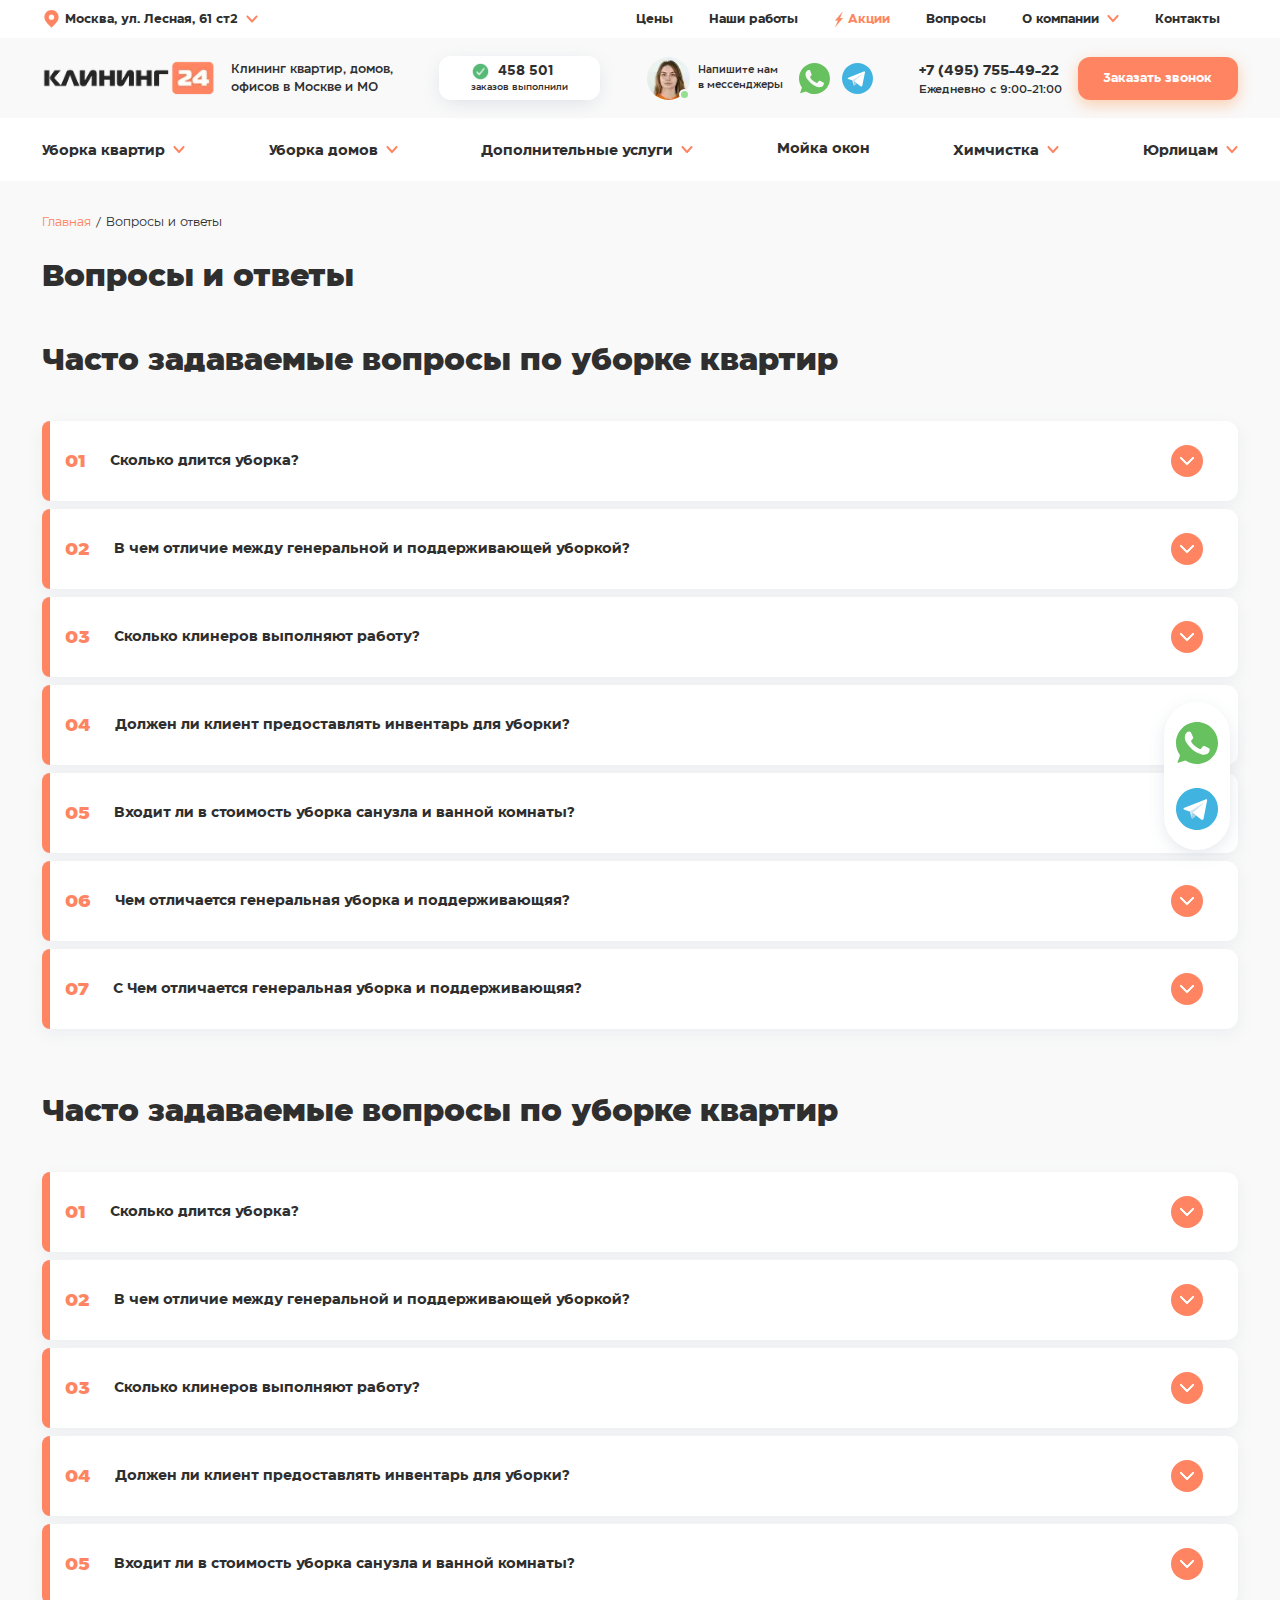
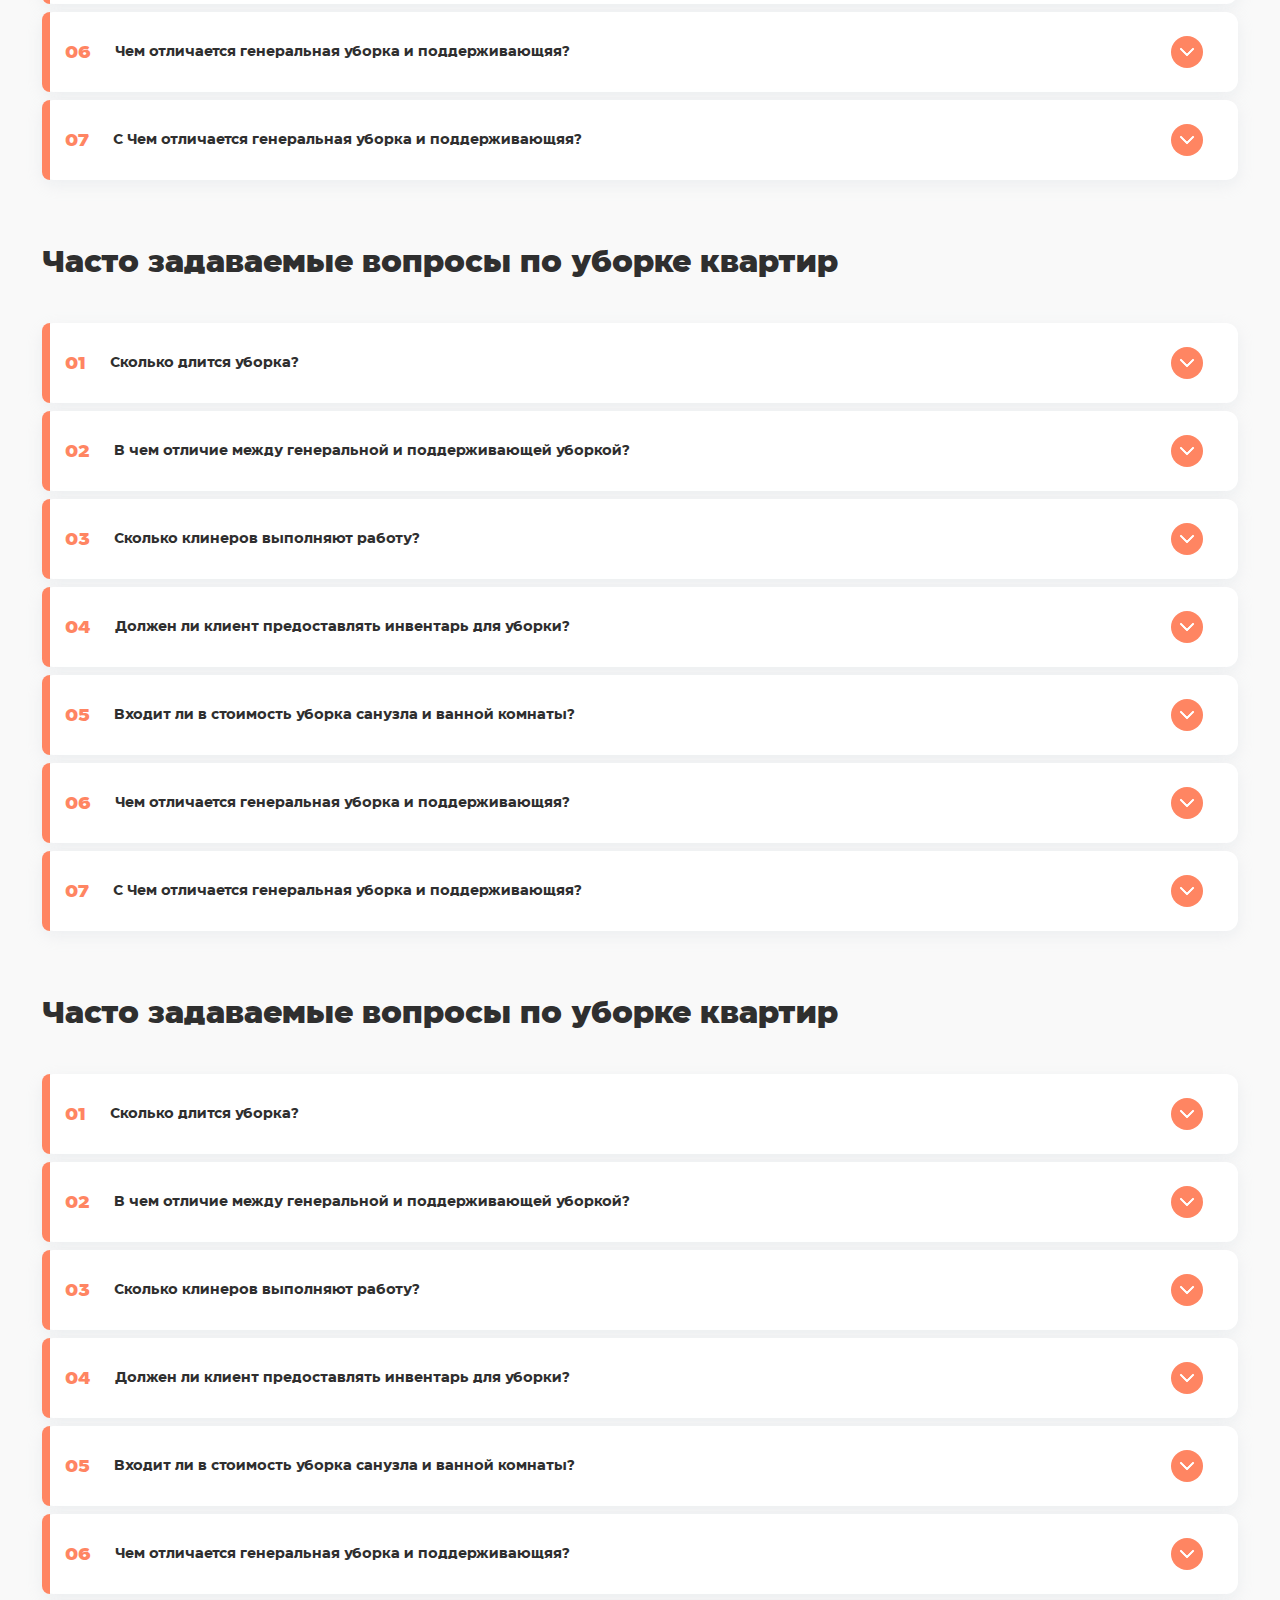
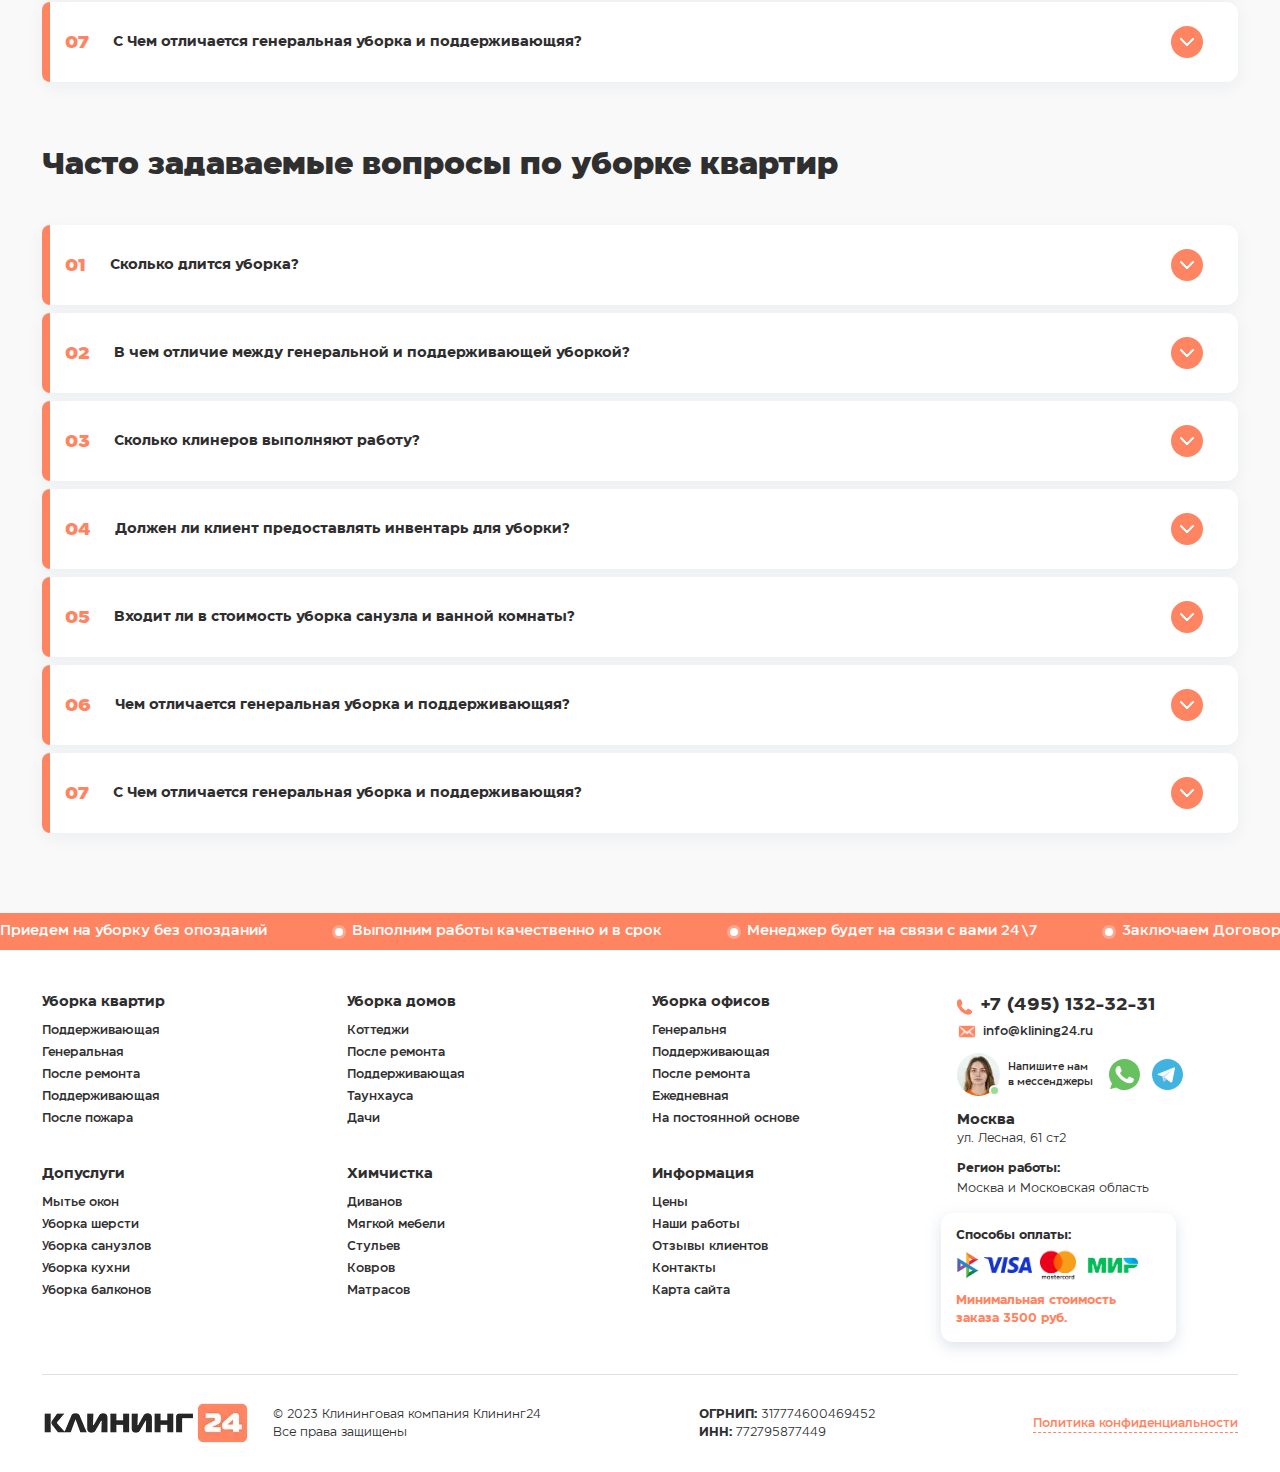
<file: faq.html>
<!doctype html>
<html lang="en">
  <head>
    <meta charset="utf-8">
    <meta name="viewport" content="width=device-width, initial-scale=1">
    <meta name="format-detection" content="telephone=no">
    <title>Bootstrap demo</title>
    <link href="https://cdn.jsdelivr.net/npm/bootstrap@5.3.3/dist/css/bootstrap.min.css" rel="stylesheet" integrity="sha384-QWTKZyjpPEjISv5WaRU9OFeRpok6YctnYmDr5pNlyT2bRjXh0JMhjY6hW+ALEwIH" crossorigin="anonymous">
    <link rel="stylesheet" href="assets/css/slick.css">
    <link rel="stylesheet" href="assets/css/slick-theme.css">
    <link rel="stylesheet" href="assets/css/before-after.css">
    <link rel="stylesheet" href="style.css">
    <link rel="stylesheet" href="assets/css/faq.css">
    <style>
        .banner {
            background: url(assets/img/services/services-banner.webp);
        }
        .questions-form-checkbox input:checked + .checkmark {
            background-color: transparent;
            background-image: url(assets/img/questions-form-check.webp);
            background-size: cover;
            background-position: center;
        }
        .main-slider-wrapper .slick-prev::before {
            background: url(assets/img/main-slider-prev.svg);
        }
        .main-slider-wrapper .slick-next::before {
            background: url(assets/img/main-slider-next.svg);
        }
        .sales-slider .slick-prev::before {
            background: url(assets/img/main-slider-prev.svg);
        }
        .sales-slider .slick-next::before {
            background: url(assets/img/main-slider-next.svg);
        }
        .reviews-slider .slick-prev::before {
            background: url(assets/img/main-slider-prev.svg);
        }
        .reviews-slider .slick-next::before {
            background: url(assets/img/main-slider-next.svg);
        }
        .reasons-section {
            background: url(assets/img/reasons-bg.webp);
        }
        .example-slider .handle:after {
            background-image: url(assets/img/example-slider-arrow.webp);
        }
        .tables__mark {
            background: url(assets/img/questions-form-check.webp) center no-repeat;
        }
        .tables__unMark {
            background: url(assets/img/unMark.svg) center no-repeat;
        }
        .custom-select-wrapper::after {
            background-image: url(assets/img/accordion-arrow.webp);
        }
    </style>
</head>
  <body>
    <div class="main-widjet">
        <div class="main-widjet-wrapper">
            <a href="#"><img src="assets/img/nav-whatsapp.svg" alt="whatsapp"></a>
            <a href="#"><img src="assets/img/nav-telegram.svg" alt="telegram"></a>
        </div>
    </div>
    <div class="mob-menu-burger" id="mob-menu-burger">
        <div class="mob-menu-burger-wrapper">
            <span></span>
            <span></span>
            <span></span>
        </div>
    </div>
    <div id="side-menu">
        <div class="close-btn-wrapper">
            <div id="closeButton">
                <div class="closeButton-icon">
                   <img src="assets/img/close-menu-btn.webp" alt="close">
                </div>
            </div>
        </div>
        <div class="side-menu-content">           
            <a href="services.html">Уборка квартир</a>
            <a href="#">Уборка домов</a>
            <a href="#">Дополнительные услуги</a>
            <a href="#">Мойка окон</a>
            <a href="#">Химчистка</a>
            <a href="#">Юрлицам</a>
            <a href="#">Цены</a>
            <a href="#">Наши работы</a>
            <a href="#">Акции</a>
            <a href="#">Вопросы</a>
            <a href="#">О компании</a>
            <a href="#">Контакты</a>
        </div>
    </div>  
    <div class="side-menu-filter"></div>

    <header>
        <nav class="navbar navbar-expand-lg top-nav">
        <div class="container">
            <a class="navbar-brand " href="#">
                <img src="assets/img/nav-pin.svg" alt="pin">
                Москва, ул. Лесная, 61 ст2
                <img style="width: 12px;height: 12px;margin-right: 0;margin-left: 8px;"
                src="assets/img/nav-dropdown-arrow.svg" 
                alt="arrow">
            </a>
            <div class="collapse navbar-collapse" id="navbarText">
            <div class="me-auto"></div>
            <ul class="navbar-nav">
                <li class="nav-item">
                    <a class="nav-link" aria-current="page" href="#">Цены</a>
                </li>
                <li class="nav-item">
                    <a class="nav-link" href="examples.html">Наши работы</a>
                </li>
                <li class="nav-item">
                    <a class="nav-link selected-nav-item" href="#"><img src="assets/img/nav-light.webp" alt="light">Акции</a>
                </li> 
                <li class="nav-item">
                <a class="nav-link" href="#">Вопросы</a>
                </li>
                <li class="nav-item">            
                <div class="bottom-nav-item bottom-nav-item5">
                    <a class="nav-link" href="#">
                        О компании
                        <img style="width: 12px;height: 12px;margin-right: 0;margin-left: 4px;transform: translateY(-1.5px);"
                        src="assets/img/nav-dropdown-arrow.svg" 
                        alt="arrow">
                    </a>
                    <div class="bottom-nav-dropdown bottom-nav-dropdown5">
                        <div class="bottom-nav-dropdown-items row">
                            <div class="col-12 bottom-nav-dropdown-list top-nav-dropdown">
                                <a href="#">Цены</a>
                                <a href="#">Наши работы</a>
                                <a href="#">Отзывы</a>
                                <a href="#">Акции</a>
                                <a href="#">FAQ</a>
                                <a href="#">Сертификаты</a>
                                <a href="#">Гарантии</a>
                                <a href="#">Вакансии</a>
                            </div>
                        </div>
                    </div>
                </div>
                </li>
                <li class="nav-item">
                <a class="nav-link" href="contact.html">Контакты</a>
                </li>
                </ul>
            </div>
        </div>
        </nav>
        <div class="mid-nav">
        <div class="container">
            <div class="mid-nav-wrapper">
                <div class="mid-nav__logo">
                    <a href="index.html"><img src="assets/img/nav-logo.png" alt="logo"></a>
                    <p>Клининг квартир, домов, <br> офисов в Москве и МО</p>
                </div>
                <div class="mid-nav__count-bar">
                    <div class="mid-nav__count-bar-wrapper">
                        <div class="mid-nav__count">
                            <img src="assets/img/nav-checkmark.webp" alt="checkmark">   
                            <p id="counter">100 000</p>                    
                        </div>
                        <p>заказов выполнили</p>
                    </div>                    
                </div>
                <div class="mid-nav__call">
                    <div class="mid-nav__call-img">
                        <img src="assets/img/operator.webp" alt="operator">
                        <div class="mid-nav__call-active"></div>
                    </div>
                    <p>Напишите нам <br> в мессенджеры</p>
                    <img src="assets/img/nav-whatsapp.svg" alt="whatsapp">
                    <img src="assets/img/nav-telegram.svg" alt="telegram">
                </div>
                <div class="mid-nav__phone">
                    <div class="mid-nav__phone-info">
                        <a href="#">+7 (495) 755-49-22</a>
                        <p>Ежедневно с 9:00-21:00</p>
                    </div>
                    <button class="btn mid-nav__phone-btn">Заказать звонок</button>
                </div>
            </div>
        </div>
        </div>
        <div class="bottom-nav">
        <div class="container">
            <div class="bottom-nav-wrapper">             
                <div class="bottom-nav-item bottom-nav-item1">
                    <a href="services.html" class="bottom-nav-link1">
                        Уборка квартир
                        <img style="width: 12px;height: 12px;margin-right: 0;margin-left: 4px;transform: translateY(-1.5px);"
                        src="assets/img/nav-dropdown-arrow.svg" 
                        alt="arrow">
                    </a>
                    <div class="bottom-nav-dropdown bottom-nav-dropdown1">
                        <div class="bottom-nav-dropdown-items row">
                            <div class="col-6 bottom-nav-dropdown-list">
                                <a href="#">Генеральная</a>
                                <a href="#">После ремонта</a>
                                <a href="#">Комплексная</a>
                                <a href="#">Ежедневная</a>
                                <a href="#">Поддерживающая</a>
                                <a href="#">Влажная</a>
                                <a href="#">Срочная уборка</a>
                                <a href="#">Еженедельная</a>
                                <a href="#">Два раза в неделю</a>
                                <a href="#">Три раза в неделю</a>
                                <a href="#">Эко уборка</a>
                                <a href="#">Запущенных квартир</a>
                                <a href="#">Однокомнатной</a>
                            </div>
                            <div class="col-6 bottom-nav-dropdown-list">
                                <a href="#">Двухкомнатной</a>
                                <a href="#">Трёхкомнатной</a>
                                <a href="#">Четырёхкомнатной</a>
                                <a href="#">VIP уборка</a>
                                <a href="#">Перед рождением</a>
                                <a href="#">После переезда</a>
                                <a href="#">После дезинфекции</a>
                                <a href="#">Перед заселением</a>
                                <a href="#">После аренды</a>
                                <a href="#">После потопа</a>
                                <a href="#">После пожара</a>
                                <a href="#">После смерти</a>
                                <a href="#">Элитных квартир</a>
                            </div>
                        </div>
                    </div>
                </div>

                <div class="bottom-nav-item bottom-nav-item2">
                    <a href="#" class="bottom-nav-link2">
                        Уборка домов
                        <img style="width: 12px;height: 12px;margin-right: 0;margin-left: 4px;transform: translateY(-1.5px);"
                        src="assets/img/nav-dropdown-arrow.svg" 
                        alt="arrow">
                    </a>
                    <div class="bottom-nav-dropdown bottom-nav-dropdown2">
                        <div class="bottom-nav-dropdown-items row">
                            <div class="col-12 bottom-nav-dropdown-list">
                                <a href="#">После ремонта</a>
                                <a href="#">Поддерживающая</a>
                                <a href="#">Коттеджей</a>
                                <a href="#">Таунхауса</a>
                                <a href="#">Дачи</a>
                            </div>
                        </div>
                    </div>
                </div>

                <div class="bottom-nav-item bottom-nav-item3">
                    <a href="#" class="bottom-nav-link3">
                        Дополнительные услуги
                        <img style="width: 12px;height: 12px;margin-right: 0;margin-left: 4px;transform: translateY(-1.5px);"
                        src="assets/img/nav-dropdown-arrow.svg" 
                        alt="arrow">
                    </a>
                    <div class="bottom-nav-dropdown bottom-nav-dropdown3">
                        <div class="bottom-nav-dropdown-items row">
                            <div class="col-12 bottom-nav-dropdown-list">
                                <a href="#">Мытье окон</a>
                                <a href="#">Уборка шерсти</a>
                                <a href="#">Уборка санузлов</a>
                                <a href="#">Уборка кухни</a>
                                <a href="#">Уборка балконов</a>
                            </div>
                        </div>
                    </div>
                </div>
                
                <a href="#" class="bottom-nav-link4">
                    Мойка окон
                </a>

                <div class="bottom-nav-item bottom-nav-item7">
                    <a href="#" class="bottom-nav-link7">
                        Химчистка
                        <img style="width: 12px;height: 12px;margin-right: 0;margin-left: 4px;transform: translateY(-1.5px);"
                        src="assets/img/nav-dropdown-arrow.svg" 
                        alt="arrow">
                    </a>
                    <div class="bottom-nav-dropdown bottom-nav-dropdown7">
                        <div class="bottom-nav-dropdown-items row">
                            <div class="col-12 bottom-nav-dropdown-list">
                                <a href="#">Диванов</a>
                                <a href="#">Мягкой мебели</a>
                                <a href="#">Стульев</a>
                                <a href="#">Ковров</a>
                                <a href="#">Матрасов</a>
                                <a href="#">Штор</a>
                            </div>
                        </div>
                    </div>
                </div>

                <div class="bottom-nav-item bottom-nav-item6">
                    <a href="#" class="bottom-nav-link6">
                        Юрлицам
                        <img style="width: 12px;height: 12px;margin-right: 0;margin-left: 4px;transform: translateY(-1.5px);"
                        src="assets/img/nav-dropdown-arrow.svg" 
                        alt="arrow">
                    </a>
                    <div class="bottom-nav-dropdown bottom-nav-dropdown6">
                        <div class="bottom-nav-dropdown-items row" style="padding-bottom: 32px;justify-content: center;">
                            <div class="col-3 bottom-nav-dropdown-list" style="width: fit-content;padding-right: 64px;">
                                <a href="#" class="bottom-nav-dropdown-list-strong">Уборка офисов</a>
                                <a href="#">Генеральная</a>
                                <a href="#">После ремонта</a>
                                <a href="#">Поддерживающая</a>
                                <a href="#">На постоянной основе</a>
                                <a href="#">Ежедневная</a>
                                <a href="#">Утренняя</a>
                                <a href="#">Вечерняя</a>
                                <a href="#">Разовая уборка</a>
                                <a href="#">Влажная уборка</a>
                                <a href="#">Мытье окон в офисе</a>
                                <a href="#">Химчистка мебели</a>
                                <a href="#">Дезинфекция</a>
                            </div>
                            <div class="col-3 bottom-nav-dropdown-list" style="padding-left: 32px;">
                                <a href="#" class="bottom-nav-dropdown-list-strong">Уборка помещений</a>
                                <a href="#">Дезинфекция</a>
                                <a href="#">Салонов красоты</a>
                                <a href="#">На мероприятиях</a>
                                <a href="#">Торговых центров</a>
                                <a href="#">Паркинга</a>
                                <a href="#">Школ</a>
                                <a href="#">Детских садов и ДОУ</a>
                                <a href="#">Ресторанов и кафе</a>
                                <a href="#">Влажная уборка</a>
                                <a href="#">Магазинов</a>
                                <a href="#">Гостиниц и отелей</a>
                            </div>
                            <div class="col-3 bottom-nav-dropdown-list nav-dropdown-list-padding">
                                <a href="#">Производственных помещений</a>
                                <a href="#">Учебных заведений</a>
                                <a href="#">Фитнес клубов</a>
                                <a href="#">Служебных помещений</a>
                                <a href="#">Бизнес-центров</a>
                                <a href="#">Автосалонов</a>
                                <a href="#">Бани и сауны</a>
                                <a href="#">Медицинских учреждений</a>
                                <a href="#">Складских помещений</a>
                                <a href="#">Подъездов домов</a>
                                <a href="#">Нежилых</a>
                            </div>
                            <div class="col-3 bottom-nav-dropdown-list" style="padding-left: 32px;">
                                <a href="#" class="bottom-nav-dropdown-list-strong">Дополнительно</a>
                                <a href="#">Покос травы</a>
                                <a href="#">Промышленный альпинизм</a>
                                <a href="#">Мойка витрин</a>
                                <a href="#">Мойка вывесок</a>
                                <a href="#">Мойка фасадов</a>
                                <a href="#">Уборка снега</a>
                                <a href="#">Уборка бассейнов</a>
                                <a href="#">Прилегающей территории</a>
                                <a href="#">Механизированная уборка</a>
                                <a href="#">Химчистка автомобилей</a>
                            </div>
                        </div>
                    </div>
                </div>               
            </div>
        </div>
        </div>
    </header>

    <main>
        <div class="container">
            <div class="banner-breadcrumb">
                <p><a href="index.html">Главная</a> / Вопросы и ответы</p>
            </div>
        </div>

        <div class="mobile-nav">
            <div class="container">
                <div class="mobile-nav-wrapper row">
                    <div class="col-sm-9 col-11">
                        <div class="mobile-nav-items-wrapper mobile-nav-items-wrapper-low">
                            <img src="assets/img/nav-logo.png" alt="logo">
                            <a href="#">+7 (495) 755-49-22</a>
                        </div>
                    </div>
                </div>
            </div>
        </div>

        <div class="faq__page-content">
            <div class="container">
                <h1 class="standart-page-title">Вопросы и ответы</h1>
                <div class="faq__block">
                    <h2>Часто задаваемые вопросы по уборке квартир</h2>
                    <div class="questions-section-accordion col-12">
                        <div class="accordion">
                            <div class="accordion-item">
                                <div class="accordion-item-header">
                                    <span>01</span>
                                    <p>Сколько длится уборка?</p>
                                    <div class="accordion-header-arrow">
                                        <img src="assets/img/accordion-arrow.webp" alt="arrow">
                                    </div>
                                </div>
                                <div class="accordion-item-body">
                                    <div class="accordion-item-body-content">
                                        Text
                                    </div>
                                </div>
                            </div>
                            <div class="accordion-item">
                                <div class="accordion-item-header">
                                    <span>02</span>
                                    <p>В чем отличие между генеральной и поддерживающей уборкой?</p>
                                    <div class="accordion-header-arrow">
                                        <img src="assets/img/accordion-arrow.webp" alt="arrow">
                                    </div>
                                </div>
                                <div class="accordion-item-body">
                                    <div class="accordion-item-body-content">
                                        Text
                                    </div>
                                </div>
                            </div>
                            <div class="accordion-item">
                                <div class="accordion-item-header">
                                    <span>03</span>
                                    <p>Сколько клинеров выполняют работу?</p>
                                    <div class="accordion-header-arrow">
                                        <img src="assets/img/accordion-arrow.webp" alt="arrow">
                                    </div>
                                </div>
                                <div class="accordion-item-body">
                                    <div class="accordion-item-body-content">
                                        Text
                                    </div>
                                </div>
                            </div>
                            <div class="accordion-item">
                                <div class="accordion-item-header">
                                    <span>04</span>
                                    <p>Должен ли клиент предоставлять инвентарь для уборки?</p>
                                    <div class="accordion-header-arrow">
                                        <img src="assets/img/accordion-arrow.webp" alt="arrow">
                                    </div>
                                </div>
                                <div class="accordion-item-body">
                                    <div class="accordion-item-body-content">
                                        Text
                                    </div>
                                </div>
                            </div>
                            <div class="accordion-item">
                                <div class="accordion-item-header">
                                    <span>05</span>
                                    <p>Входит ли в стоимость уборка санузла и ванной комнаты?</p>
                                    <div class="accordion-header-arrow">
                                        <img src="assets/img/accordion-arrow.webp" alt="arrow">
                                    </div>
                                </div>
                                <div class="accordion-item-body">
                                    <div class="accordion-item-body-content">
                                        Text
                                    </div>
                                </div>
                            </div>
                            <div class="accordion-item">
                                <div class="accordion-item-header">
                                    <span>06</span>
                                    <p>Чем отличается генеральная уборка и поддерживающяя?</p>
                                    <div class="accordion-header-arrow">
                                        <img src="assets/img/accordion-arrow.webp" alt="arrow">
                                    </div>
                                </div>
                                <div class="accordion-item-body">
                                    <div class="accordion-item-body-content">
                                        Text
                                    </div>
                                </div>
                            </div>
                            <div class="accordion-item">
                                <div class="accordion-item-header">
                                    <span>07</span>
                                    <p>С Чем отличается генеральная уборка и поддерживающяя?</p>
                                    <div class="accordion-header-arrow">
                                        <img src="assets/img/accordion-arrow.webp" alt="arrow">
                                    </div>
                                </div>
                                <div class="accordion-item-body">
                                    <div class="accordion-item-body-content">
                                        Text
                                    </div>
                                </div>
                            </div>
                        </div>
                    </div>
                </div>
                <div class="faq__block">
                    <h2>Часто задаваемые вопросы по уборке квартир</h2>
                    <div class="questions-section-accordion col-12">
                        <div class="accordion">
                            <div class="accordion-item">
                                <div class="accordion-item-header">
                                    <span>01</span>
                                    <p>Сколько длится уборка?</p>
                                    <div class="accordion-header-arrow">
                                        <img src="assets/img/accordion-arrow.webp" alt="arrow">
                                    </div>
                                </div>
                                <div class="accordion-item-body">
                                    <div class="accordion-item-body-content">
                                        Text
                                    </div>
                                </div>
                            </div>
                            <div class="accordion-item">
                                <div class="accordion-item-header">
                                    <span>02</span>
                                    <p>В чем отличие между генеральной и поддерживающей уборкой?</p>
                                    <div class="accordion-header-arrow">
                                        <img src="assets/img/accordion-arrow.webp" alt="arrow">
                                    </div>
                                </div>
                                <div class="accordion-item-body">
                                    <div class="accordion-item-body-content">
                                        Text
                                    </div>
                                </div>
                            </div>
                            <div class="accordion-item">
                                <div class="accordion-item-header">
                                    <span>03</span>
                                    <p>Сколько клинеров выполняют работу?</p>
                                    <div class="accordion-header-arrow">
                                        <img src="assets/img/accordion-arrow.webp" alt="arrow">
                                    </div>
                                </div>
                                <div class="accordion-item-body">
                                    <div class="accordion-item-body-content">
                                        Text
                                    </div>
                                </div>
                            </div>
                            <div class="accordion-item">
                                <div class="accordion-item-header">
                                    <span>04</span>
                                    <p>Должен ли клиент предоставлять инвентарь для уборки?</p>
                                    <div class="accordion-header-arrow">
                                        <img src="assets/img/accordion-arrow.webp" alt="arrow">
                                    </div>
                                </div>
                                <div class="accordion-item-body">
                                    <div class="accordion-item-body-content">
                                        Text
                                    </div>
                                </div>
                            </div>
                            <div class="accordion-item">
                                <div class="accordion-item-header">
                                    <span>05</span>
                                    <p>Входит ли в стоимость уборка санузла и ванной комнаты?</p>
                                    <div class="accordion-header-arrow">
                                        <img src="assets/img/accordion-arrow.webp" alt="arrow">
                                    </div>
                                </div>
                                <div class="accordion-item-body">
                                    <div class="accordion-item-body-content">
                                        Text
                                    </div>
                                </div>
                            </div>
                            <div class="accordion-item">
                                <div class="accordion-item-header">
                                    <span>06</span>
                                    <p>Чем отличается генеральная уборка и поддерживающяя?</p>
                                    <div class="accordion-header-arrow">
                                        <img src="assets/img/accordion-arrow.webp" alt="arrow">
                                    </div>
                                </div>
                                <div class="accordion-item-body">
                                    <div class="accordion-item-body-content">
                                        Text
                                    </div>
                                </div>
                            </div>
                            <div class="accordion-item">
                                <div class="accordion-item-header">
                                    <span>07</span>
                                    <p>С Чем отличается генеральная уборка и поддерживающяя?</p>
                                    <div class="accordion-header-arrow">
                                        <img src="assets/img/accordion-arrow.webp" alt="arrow">
                                    </div>
                                </div>
                                <div class="accordion-item-body">
                                    <div class="accordion-item-body-content">
                                        Text
                                    </div>
                                </div>
                            </div>
                        </div>
                    </div>
                </div>
                <div class="faq__block">
                    <h2>Часто задаваемые вопросы по уборке квартир</h2>
                    <div class="questions-section-accordion col-12">
                        <div class="accordion">
                            <div class="accordion-item">
                                <div class="accordion-item-header">
                                    <span>01</span>
                                    <p>Сколько длится уборка?</p>
                                    <div class="accordion-header-arrow">
                                        <img src="assets/img/accordion-arrow.webp" alt="arrow">
                                    </div>
                                </div>
                                <div class="accordion-item-body">
                                    <div class="accordion-item-body-content">
                                        Text
                                    </div>
                                </div>
                            </div>
                            <div class="accordion-item">
                                <div class="accordion-item-header">
                                    <span>02</span>
                                    <p>В чем отличие между генеральной и поддерживающей уборкой?</p>
                                    <div class="accordion-header-arrow">
                                        <img src="assets/img/accordion-arrow.webp" alt="arrow">
                                    </div>
                                </div>
                                <div class="accordion-item-body">
                                    <div class="accordion-item-body-content">
                                        Text
                                    </div>
                                </div>
                            </div>
                            <div class="accordion-item">
                                <div class="accordion-item-header">
                                    <span>03</span>
                                    <p>Сколько клинеров выполняют работу?</p>
                                    <div class="accordion-header-arrow">
                                        <img src="assets/img/accordion-arrow.webp" alt="arrow">
                                    </div>
                                </div>
                                <div class="accordion-item-body">
                                    <div class="accordion-item-body-content">
                                        Text
                                    </div>
                                </div>
                            </div>
                            <div class="accordion-item">
                                <div class="accordion-item-header">
                                    <span>04</span>
                                    <p>Должен ли клиент предоставлять инвентарь для уборки?</p>
                                    <div class="accordion-header-arrow">
                                        <img src="assets/img/accordion-arrow.webp" alt="arrow">
                                    </div>
                                </div>
                                <div class="accordion-item-body">
                                    <div class="accordion-item-body-content">
                                        Text
                                    </div>
                                </div>
                            </div>
                            <div class="accordion-item">
                                <div class="accordion-item-header">
                                    <span>05</span>
                                    <p>Входит ли в стоимость уборка санузла и ванной комнаты?</p>
                                    <div class="accordion-header-arrow">
                                        <img src="assets/img/accordion-arrow.webp" alt="arrow">
                                    </div>
                                </div>
                                <div class="accordion-item-body">
                                    <div class="accordion-item-body-content">
                                        Text
                                    </div>
                                </div>
                            </div>
                            <div class="accordion-item">
                                <div class="accordion-item-header">
                                    <span>06</span>
                                    <p>Чем отличается генеральная уборка и поддерживающяя?</p>
                                    <div class="accordion-header-arrow">
                                        <img src="assets/img/accordion-arrow.webp" alt="arrow">
                                    </div>
                                </div>
                                <div class="accordion-item-body">
                                    <div class="accordion-item-body-content">
                                        Text
                                    </div>
                                </div>
                            </div>
                            <div class="accordion-item">
                                <div class="accordion-item-header">
                                    <span>07</span>
                                    <p>С Чем отличается генеральная уборка и поддерживающяя?</p>
                                    <div class="accordion-header-arrow">
                                        <img src="assets/img/accordion-arrow.webp" alt="arrow">
                                    </div>
                                </div>
                                <div class="accordion-item-body">
                                    <div class="accordion-item-body-content">
                                        Text
                                    </div>
                                </div>
                            </div>
                        </div>
                    </div>
                </div>
                <div class="faq__block">
                    <h2>Часто задаваемые вопросы по уборке квартир</h2>
                    <div class="questions-section-accordion col-12">
                        <div class="accordion">
                            <div class="accordion-item">
                                <div class="accordion-item-header">
                                    <span>01</span>
                                    <p>Сколько длится уборка?</p>
                                    <div class="accordion-header-arrow">
                                        <img src="assets/img/accordion-arrow.webp" alt="arrow">
                                    </div>
                                </div>
                                <div class="accordion-item-body">
                                    <div class="accordion-item-body-content">
                                        Text
                                    </div>
                                </div>
                            </div>
                            <div class="accordion-item">
                                <div class="accordion-item-header">
                                    <span>02</span>
                                    <p>В чем отличие между генеральной и поддерживающей уборкой?</p>
                                    <div class="accordion-header-arrow">
                                        <img src="assets/img/accordion-arrow.webp" alt="arrow">
                                    </div>
                                </div>
                                <div class="accordion-item-body">
                                    <div class="accordion-item-body-content">
                                        Text
                                    </div>
                                </div>
                            </div>
                            <div class="accordion-item">
                                <div class="accordion-item-header">
                                    <span>03</span>
                                    <p>Сколько клинеров выполняют работу?</p>
                                    <div class="accordion-header-arrow">
                                        <img src="assets/img/accordion-arrow.webp" alt="arrow">
                                    </div>
                                </div>
                                <div class="accordion-item-body">
                                    <div class="accordion-item-body-content">
                                        Text
                                    </div>
                                </div>
                            </div>
                            <div class="accordion-item">
                                <div class="accordion-item-header">
                                    <span>04</span>
                                    <p>Должен ли клиент предоставлять инвентарь для уборки?</p>
                                    <div class="accordion-header-arrow">
                                        <img src="assets/img/accordion-arrow.webp" alt="arrow">
                                    </div>
                                </div>
                                <div class="accordion-item-body">
                                    <div class="accordion-item-body-content">
                                        Text
                                    </div>
                                </div>
                            </div>
                            <div class="accordion-item">
                                <div class="accordion-item-header">
                                    <span>05</span>
                                    <p>Входит ли в стоимость уборка санузла и ванной комнаты?</p>
                                    <div class="accordion-header-arrow">
                                        <img src="assets/img/accordion-arrow.webp" alt="arrow">
                                    </div>
                                </div>
                                <div class="accordion-item-body">
                                    <div class="accordion-item-body-content">
                                        Text
                                    </div>
                                </div>
                            </div>
                            <div class="accordion-item">
                                <div class="accordion-item-header">
                                    <span>06</span>
                                    <p>Чем отличается генеральная уборка и поддерживающяя?</p>
                                    <div class="accordion-header-arrow">
                                        <img src="assets/img/accordion-arrow.webp" alt="arrow">
                                    </div>
                                </div>
                                <div class="accordion-item-body">
                                    <div class="accordion-item-body-content">
                                        Text
                                    </div>
                                </div>
                            </div>
                            <div class="accordion-item">
                                <div class="accordion-item-header">
                                    <span>07</span>
                                    <p>С Чем отличается генеральная уборка и поддерживающяя?</p>
                                    <div class="accordion-header-arrow">
                                        <img src="assets/img/accordion-arrow.webp" alt="arrow">
                                    </div>
                                </div>
                                <div class="accordion-item-body">
                                    <div class="accordion-item-body-content">
                                        Text
                                    </div>
                                </div>
                            </div>
                        </div>
                    </div>
                </div>
                <div class="faq__block">
                    <h2>Часто задаваемые вопросы по уборке квартир</h2>
                    <div class="questions-section-accordion col-12">
                        <div class="accordion">
                            <div class="accordion-item">
                                <div class="accordion-item-header">
                                    <span>01</span>
                                    <p>Сколько длится уборка?</p>
                                    <div class="accordion-header-arrow">
                                        <img src="assets/img/accordion-arrow.webp" alt="arrow">
                                    </div>
                                </div>
                                <div class="accordion-item-body">
                                    <div class="accordion-item-body-content">
                                        Text
                                    </div>
                                </div>
                            </div>
                            <div class="accordion-item">
                                <div class="accordion-item-header">
                                    <span>02</span>
                                    <p>В чем отличие между генеральной и поддерживающей уборкой?</p>
                                    <div class="accordion-header-arrow">
                                        <img src="assets/img/accordion-arrow.webp" alt="arrow">
                                    </div>
                                </div>
                                <div class="accordion-item-body">
                                    <div class="accordion-item-body-content">
                                        Text
                                    </div>
                                </div>
                            </div>
                            <div class="accordion-item">
                                <div class="accordion-item-header">
                                    <span>03</span>
                                    <p>Сколько клинеров выполняют работу?</p>
                                    <div class="accordion-header-arrow">
                                        <img src="assets/img/accordion-arrow.webp" alt="arrow">
                                    </div>
                                </div>
                                <div class="accordion-item-body">
                                    <div class="accordion-item-body-content">
                                        Text
                                    </div>
                                </div>
                            </div>
                            <div class="accordion-item">
                                <div class="accordion-item-header">
                                    <span>04</span>
                                    <p>Должен ли клиент предоставлять инвентарь для уборки?</p>
                                    <div class="accordion-header-arrow">
                                        <img src="assets/img/accordion-arrow.webp" alt="arrow">
                                    </div>
                                </div>
                                <div class="accordion-item-body">
                                    <div class="accordion-item-body-content">
                                        Text
                                    </div>
                                </div>
                            </div>
                            <div class="accordion-item">
                                <div class="accordion-item-header">
                                    <span>05</span>
                                    <p>Входит ли в стоимость уборка санузла и ванной комнаты?</p>
                                    <div class="accordion-header-arrow">
                                        <img src="assets/img/accordion-arrow.webp" alt="arrow">
                                    </div>
                                </div>
                                <div class="accordion-item-body">
                                    <div class="accordion-item-body-content">
                                        Text
                                    </div>
                                </div>
                            </div>
                            <div class="accordion-item">
                                <div class="accordion-item-header">
                                    <span>06</span>
                                    <p>Чем отличается генеральная уборка и поддерживающяя?</p>
                                    <div class="accordion-header-arrow">
                                        <img src="assets/img/accordion-arrow.webp" alt="arrow">
                                    </div>
                                </div>
                                <div class="accordion-item-body">
                                    <div class="accordion-item-body-content">
                                        Text
                                    </div>
                                </div>
                            </div>
                            <div class="accordion-item">
                                <div class="accordion-item-header">
                                    <span>07</span>
                                    <p>С Чем отличается генеральная уборка и поддерживающяя?</p>
                                    <div class="accordion-header-arrow">
                                        <img src="assets/img/accordion-arrow.webp" alt="arrow">
                                    </div>
                                </div>
                                <div class="accordion-item-body">
                                    <div class="accordion-item-body-content">
                                        Text
                                    </div>
                                </div>
                            </div>
                        </div>
                    </div>
                </div>
            </div>
        </div>

    </main>

    <footer>
        <div class="banner-row">
            <div class="marquee">
                <div class="marquee-content">
                    <div class="marquee-item">
                        Приедем на уборку без опозданий
                    </div>
                    <div class="marquee-item">
                        Выполним работы качественно и в срок
                    </div>
                    <div class="marquee-item">
                        Менеджер будет на связи с вами 24\7
                    </div>
                    <div class="marquee-item">
                        Заключаем Договор
                    </div>
                    <div class="marquee-item">
                        Дарим сертификат на последующие уборки
                    </div>
                    <div class="marquee-item">
                        Используем профессиональное оборудование
                    </div>
                    <div class="marquee-item">
                        Приедем на уборку без опозданий
                    </div>
                    <div class="marquee-item">
                        Выполним работы качественно и в срок
                    </div>
                    <div class="marquee-item">
                        Менеджер будет на связи с вами 24\7
                    </div>
                    <div class="marquee-item">
                        Заключаем Договор
                    </div>
                    <div class="marquee-item">
                        Дарим сертификат на последующие уборки
                    </div>
                    <div class="marquee-item">
                        Используем профессиональное оборудование
                    </div>
                </div>
            </div>
        </div>
        <div class="container">
            <div class="footer-content">
                <div class="footer-main-wrapper row">
                    <div class="footer-links col-lg-9 col-12">
                        <div class="footer-links-wrapper row">
                            <div class="col-6 col-sm-4">
                                <div class="footer-links-list">
                                    <p>Уборка квартир</p>
                                    <a href="#">Поддерживающая</a>
                                    <a href="#">Генеральная</a>
                                    <a href="#">После ремонта</a>
                                    <a href="#">Поддерживающая</a>
                                    <a href="#">После пожара</a>
                                </div>
                            </div>
                            <div class="col-6 col-sm-4">
                                <div class="footer-links-list">
                                    <p>Уборка домов</p>
                                    <a href="#">Коттеджи</a>
                                    <a href="#">После ремонта</a>
                                    <a href="#">Поддерживающая</a>
                                    <a href="#">Таунхауса</a>
                                    <a href="#">Дачи</a>
                                </div>
                            </div>
                            <div class="col-6 col-sm-4">
                                <div class="footer-links-list">
                                    <p>Уборка офисов</p>
                                    <a href="#">Генеральня</a>
                                    <a href="#">Поддерживающая</a>
                                    <a href="#">После ремонта</a>
                                    <a href="#">Ежедневная</a>
                                    <a href="#">На постоянной основе</a>
                                </div>
                            </div>
                            <div class="col-6 col-sm-4">
                                <div class="footer-links-list">
                                    <p>Допуслуги</p>
                                    <a href="#">Мытье окон</a>
                                    <a href="#">Уборка шерсти</a>
                                    <a href="#">Уборка санузлов</a>
                                    <a href="#">Уборка кухни</a>
                                    <a href="#">Уборка балконов</a>
                                </div>
                            </div>
                            <div class="col-6 col-sm-4">
                                <div class="footer-links-list">
                                    <p>Химчистка</p>
                                    <a href="#">Диванов</a>
                                    <a href="#">Мягкой мебели</a>
                                    <a href="#">Стульев</a>
                                    <a href="#">Ковров</a>
                                    <a href="#">Матрасов</a>
                                </div>
                            </div>
                            <div class="col-6 col-sm-4">
                                <div class="footer-links-list">
                                    <p>Информация</p>
                                    <a href="#">Цены</a>
                                    <a href="#">Наши работы</a>
                                    <a href="#">Отзывы клиентов</a>
                                    <a href="#">Контакты</a>
                                    <a href="#">Карта сайта</a>
                                </div>
                            </div>
                        </div>
                    </div>
                    <div class="footer-contacts col-lg-3 col-12">
                        <div class="footer-contacts__phone">
                            <img src="assets/img/footer-phone.webp" alt="phone">
                            <p>+7 (495) 132-32-31</p>
                        </div>
                        <div class="footer-contacts__mail">
                            <img src="assets/img/footer-mail.webp" alt="mail">
                            <p>info@klining24.ru</p>
                        </div>
                        <div class="mid-nav__call">
                            <div class="footer-mid-nav__call">
                                <div class="mid-nav__call-img">
                                    <img src="assets/img/operator.webp" alt="operator">
                                    <div class="mid-nav__call-active"></div>
                                </div>
                                <p>Напишите нам <br> в мессенджеры</p>
                            </div>
                            <img src="assets/img/nav-whatsapp.svg" alt="whatsapp">
                            <img src="assets/img/nav-telegram.svg" alt="telegram">
                        </div>
                        <div class="footer-city">
                            <h5>Москва</h5>
                            <p>ул. Лесная, 61 ст2</p>
                            <strong>Регион работы:</strong>
                            <p>Москва и Московская область</p>        
                        </div>
                        <div class="footer-pay-bar">
                            <h6>Способы оплаты:</h6>
                            <div class="footer-pay-bar-images">
                                <img src="assets/img/footer-pay4.webp" alt="pay">
                                <img src="assets/img/footer-pay.webp" alt="pay">
                                <img src="assets/img/footer-pay2.webp" alt="pay">
                                <img src="assets/img/footer-pay3.webp" alt="pay">
                            </div>
                            <p>Минимальная стоимость <br>
                                заказа 3500 руб.</p>
                        </div>
                    </div>
                </div>
                <div class="footer-lower-wrapper">
                    <div class="footer-logo-wrapper">
                        <img src="assets/img/nav-logo.png" alt="logo">
                        <p>© 2023 Клининговая компания Клининг24 <br> Все права защищены</p>
                    </div>
                    <div class="footer-lower-numbers">
                        <p><strong>ОГРНИП:</strong> 317774600469452</p>
                        <p><strong>ИНН:</strong> 772795877449</p>
                    </div>
                    <a href="#" class="footer-policy">Политика конфиденциальности</a>
                </div>
            </div>
        </div>
    </footer>


    <script src="https://cdn.jsdelivr.net/npm/@popperjs/core@2.11.8/dist/umd/popper.min.js" integrity="sha384-I7E8VVD/ismYTF4hNIPjVp/Zjvgyol6VFvRkX/vR+Vc4jQkC+hVqc2pM8ODewa9r" crossorigin="anonymous"></script>
    <script src="https://cdn.jsdelivr.net/npm/bootstrap@5.3.3/dist/js/bootstrap.min.js" integrity="sha384-0pUGZvbkm6XF6gxjEnlmuGrJXVbNuzT9qBBavbLwCsOGabYfZo0T0to5eqruptLy" crossorigin="anonymous"></script>
    <script src="https://ajax.googleapis.com/ajax/libs/jquery/3.7.1/jquery.min.js"></script>
    <script src="assets/js/accordion.js"></script>
    <script src="assets/js/slick.min.js"></script>
    <script src="assets/js/sliders.js"></script>
    <script src="assets/js/before-after.min.js"></script>
    <script src="assets/js/examples.js"></script>
    <script src="assets/js/side-menu.js"></script>
    <script src="assets/js/counter.js"></script>
    <script src="assets/js/service-page.js"></script>
</body>
</html>
</file>
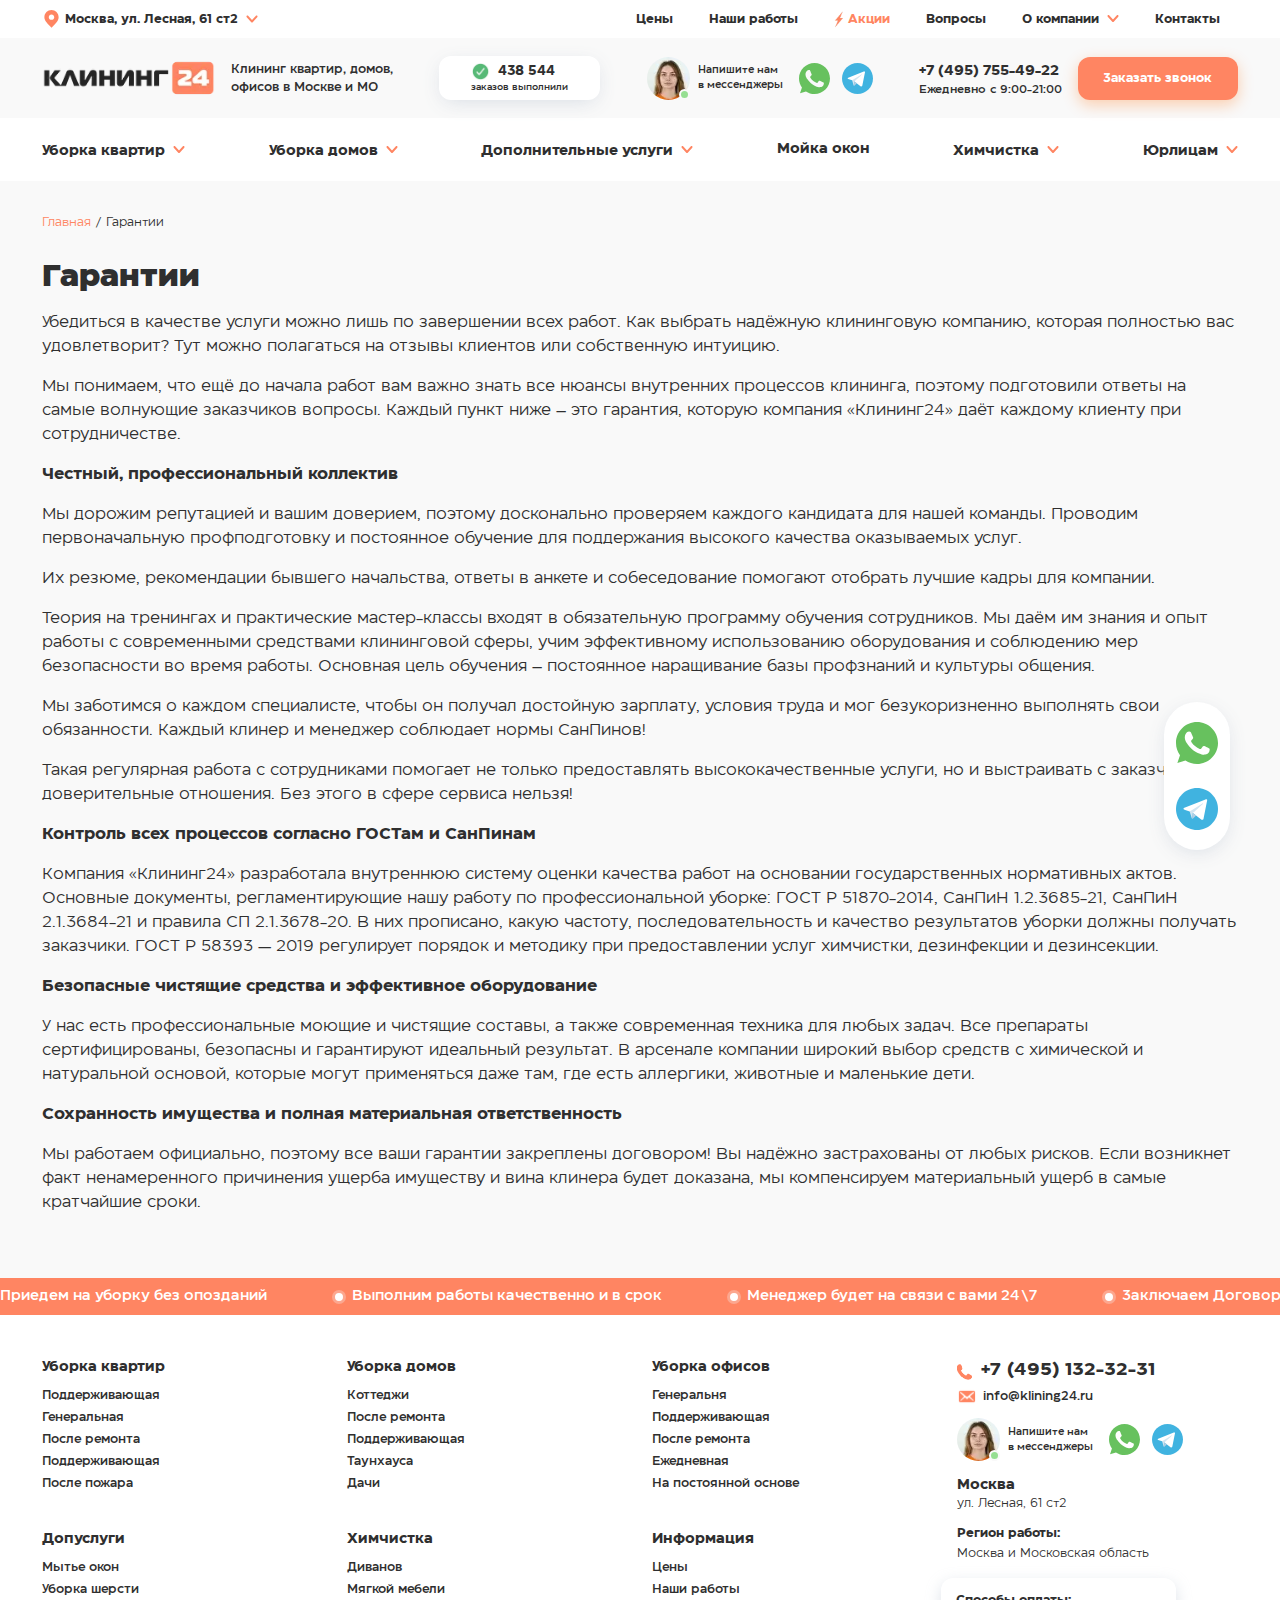
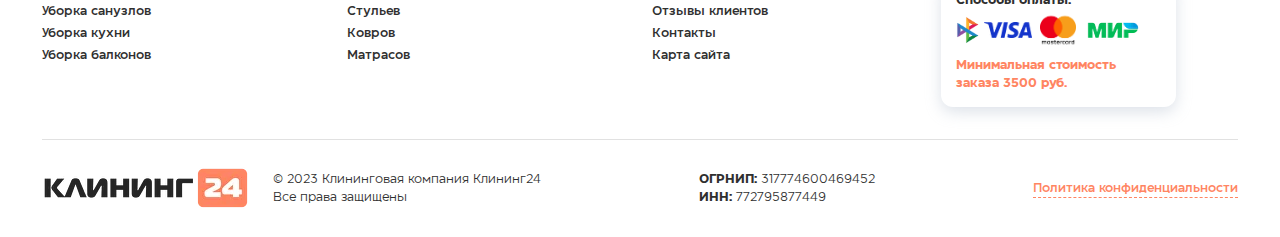
<file: garants.html>
<!doctype html>
<html lang="en">
  <head>
    <meta charset="utf-8">
    <meta name="viewport" content="width=device-width, initial-scale=1">
    <meta name="format-detection" content="telephone=no">
    <title>Bootstrap demo</title>
    <link href="https://cdn.jsdelivr.net/npm/bootstrap@5.3.3/dist/css/bootstrap.min.css" rel="stylesheet" integrity="sha384-QWTKZyjpPEjISv5WaRU9OFeRpok6YctnYmDr5pNlyT2bRjXh0JMhjY6hW+ALEwIH" crossorigin="anonymous">
    <link rel="stylesheet" href="assets/css/slick.css">
    <link rel="stylesheet" href="assets/css/slick-theme.css">
    <link rel="stylesheet" href="assets/css/before-after.css">
    <link rel="stylesheet" href="style.css">
    <link rel="stylesheet" href="assets/css/garatns.css">
    <style>
        .banner {
            background: url(assets/img/services/services-banner.webp);
        }
        .questions-form-checkbox input:checked + .checkmark {
            background-color: transparent;
            background-image: url(assets/img/questions-form-check.webp);
            background-size: cover;
            background-position: center;
        }
        .main-slider-wrapper .slick-prev::before {
            background: url(assets/img/main-slider-prev.svg);
        }
        .main-slider-wrapper .slick-next::before {
            background: url(assets/img/main-slider-next.svg);
        }
        .sales-slider .slick-prev::before {
            background: url(assets/img/main-slider-prev.svg);
        }
        .sales-slider .slick-next::before {
            background: url(assets/img/main-slider-next.svg);
        }
        .reviews-slider .slick-prev::before {
            background: url(assets/img/main-slider-prev.svg);
        }
        .reviews-slider .slick-next::before {
            background: url(assets/img/main-slider-next.svg);
        }
        .reasons-section {
            background: url(assets/img/reasons-bg.webp);
        }
        .example-slider .handle:after {
            background-image: url(assets/img/example-slider-arrow.webp);
        }
        .tables__mark {
            background: url(assets/img/questions-form-check.webp) center no-repeat;
        }
        .tables__unMark {
            background: url(assets/img/unMark.svg) center no-repeat;
        }
        .custom-select-wrapper::after {
            background-image: url(assets/img/accordion-arrow.webp);
        }
    </style>
</head>
  <body>
    <div class="main-widjet">
        <div class="main-widjet-wrapper">
            <a href="#"><img src="assets/img/nav-whatsapp.svg" alt="whatsapp"></a>
            <a href="#"><img src="assets/img/nav-telegram.svg" alt="telegram"></a>
        </div>
    </div>
    <div class="mob-menu-burger" id="mob-menu-burger">
        <div class="mob-menu-burger-wrapper">
            <span></span>
            <span></span>
            <span></span>
        </div>
    </div>
    <div id="side-menu">
        <div class="close-btn-wrapper">
            <div id="closeButton">
                <div class="closeButton-icon">
                   <img src="assets/img/close-menu-btn.webp" alt="close">
                </div>
            </div>
        </div>
        <div class="side-menu-content">           
            <a href="services.html">Уборка квартир</a>
            <a href="#">Уборка домов</a>
            <a href="#">Дополнительные услуги</a>
            <a href="#">Мойка окон</a>
            <a href="#">Химчистка</a>
            <a href="#">Юрлицам</a>
            <a href="#">Цены</a>
            <a href="#">Наши работы</a>
            <a href="#">Акции</a>
            <a href="#">Вопросы</a>
            <a href="#">О компании</a>
            <a href="#">Контакты</a>
        </div>
    </div>  
    <div class="side-menu-filter"></div>

    <header>
        <nav class="navbar navbar-expand-lg top-nav">
        <div class="container">
            <a class="navbar-brand " href="#">
                <img src="assets/img/nav-pin.svg" alt="pin">
                Москва, ул. Лесная, 61 ст2
                <img style="width: 12px;height: 12px;margin-right: 0;margin-left: 8px;"
                src="assets/img/nav-dropdown-arrow.svg" 
                alt="arrow">
            </a>
            <div class="collapse navbar-collapse" id="navbarText">
            <div class="me-auto"></div>
            <ul class="navbar-nav">
                <li class="nav-item">
                    <a class="nav-link" aria-current="page" href="#">Цены</a>
                </li>
                <li class="nav-item">
                    <a class="nav-link" href="examples.html">Наши работы</a>
                </li>
                <li class="nav-item">
                    <a class="nav-link selected-nav-item" href="#"><img src="assets/img/nav-light.webp" alt="light">Акции</a>
                </li> 
                <li class="nav-item">
                <a class="nav-link" href="#">Вопросы</a>
                </li>
                <li class="nav-item">            
                <div class="bottom-nav-item bottom-nav-item5">
                    <a class="nav-link" href="#">
                        О компании
                        <img style="width: 12px;height: 12px;margin-right: 0;margin-left: 4px;transform: translateY(-1.5px);"
                        src="assets/img/nav-dropdown-arrow.svg" 
                        alt="arrow">
                    </a>
                    <div class="bottom-nav-dropdown bottom-nav-dropdown5">
                        <div class="bottom-nav-dropdown-items row">
                            <div class="col-12 bottom-nav-dropdown-list top-nav-dropdown">
                                <a href="#">Цены</a>
                                <a href="#">Наши работы</a>
                                <a href="#">Отзывы</a>
                                <a href="#">Акции</a>
                                <a href="#">FAQ</a>
                                <a href="#">Сертификаты</a>
                                <a href="#">Гарантии</a>
                                <a href="#">Вакансии</a>
                            </div>
                        </div>
                    </div>
                </div>
                </li>
                <li class="nav-item">
                <a class="nav-link" href="contact.html">Контакты</a>
                </li>
                </ul>
            </div>
        </div>
        </nav>
        <div class="mid-nav">
        <div class="container">
            <div class="mid-nav-wrapper">
                <div class="mid-nav__logo">
                    <a href="index.html"><img src="assets/img/nav-logo.png" alt="logo"></a>
                    <p>Клининг квартир, домов, <br> офисов в Москве и МО</p>
                </div>
                <div class="mid-nav__count-bar">
                    <div class="mid-nav__count-bar-wrapper">
                        <div class="mid-nav__count">
                            <img src="assets/img/nav-checkmark.webp" alt="checkmark">   
                            <p id="counter">100 000</p>                    
                        </div>
                        <p>заказов выполнили</p>
                    </div>                    
                </div>
                <div class="mid-nav__call">
                    <div class="mid-nav__call-img">
                        <img src="assets/img/operator.webp" alt="operator">
                        <div class="mid-nav__call-active"></div>
                    </div>
                    <p>Напишите нам <br> в мессенджеры</p>
                    <img src="assets/img/nav-whatsapp.svg" alt="whatsapp">
                    <img src="assets/img/nav-telegram.svg" alt="telegram">
                </div>
                <div class="mid-nav__phone">
                    <div class="mid-nav__phone-info">
                        <a href="#">+7 (495) 755-49-22</a>
                        <p>Ежедневно с 9:00-21:00</p>
                    </div>
                    <button class="btn mid-nav__phone-btn">Заказать звонок</button>
                </div>
            </div>
        </div>
        </div>
        <div class="bottom-nav">
        <div class="container">
            <div class="bottom-nav-wrapper">             
                <div class="bottom-nav-item bottom-nav-item1">
                    <a href="services.html" class="bottom-nav-link1">
                        Уборка квартир
                        <img style="width: 12px;height: 12px;margin-right: 0;margin-left: 4px;transform: translateY(-1.5px);"
                        src="assets/img/nav-dropdown-arrow.svg" 
                        alt="arrow">
                    </a>
                    <div class="bottom-nav-dropdown bottom-nav-dropdown1">
                        <div class="bottom-nav-dropdown-items row">
                            <div class="col-6 bottom-nav-dropdown-list">
                                <a href="#">Генеральная</a>
                                <a href="#">После ремонта</a>
                                <a href="#">Комплексная</a>
                                <a href="#">Ежедневная</a>
                                <a href="#">Поддерживающая</a>
                                <a href="#">Влажная</a>
                                <a href="#">Срочная уборка</a>
                                <a href="#">Еженедельная</a>
                                <a href="#">Два раза в неделю</a>
                                <a href="#">Три раза в неделю</a>
                                <a href="#">Эко уборка</a>
                                <a href="#">Запущенных квартир</a>
                                <a href="#">Однокомнатной</a>
                            </div>
                            <div class="col-6 bottom-nav-dropdown-list">
                                <a href="#">Двухкомнатной</a>
                                <a href="#">Трёхкомнатной</a>
                                <a href="#">Четырёхкомнатной</a>
                                <a href="#">VIP уборка</a>
                                <a href="#">Перед рождением</a>
                                <a href="#">После переезда</a>
                                <a href="#">После дезинфекции</a>
                                <a href="#">Перед заселением</a>
                                <a href="#">После аренды</a>
                                <a href="#">После потопа</a>
                                <a href="#">После пожара</a>
                                <a href="#">После смерти</a>
                                <a href="#">Элитных квартир</a>
                            </div>
                        </div>
                    </div>
                </div>

                <div class="bottom-nav-item bottom-nav-item2">
                    <a href="#" class="bottom-nav-link2">
                        Уборка домов
                        <img style="width: 12px;height: 12px;margin-right: 0;margin-left: 4px;transform: translateY(-1.5px);"
                        src="assets/img/nav-dropdown-arrow.svg" 
                        alt="arrow">
                    </a>
                    <div class="bottom-nav-dropdown bottom-nav-dropdown2">
                        <div class="bottom-nav-dropdown-items row">
                            <div class="col-12 bottom-nav-dropdown-list">
                                <a href="#">После ремонта</a>
                                <a href="#">Поддерживающая</a>
                                <a href="#">Коттеджей</a>
                                <a href="#">Таунхауса</a>
                                <a href="#">Дачи</a>
                            </div>
                        </div>
                    </div>
                </div>

                <div class="bottom-nav-item bottom-nav-item3">
                    <a href="#" class="bottom-nav-link3">
                        Дополнительные услуги
                        <img style="width: 12px;height: 12px;margin-right: 0;margin-left: 4px;transform: translateY(-1.5px);"
                        src="assets/img/nav-dropdown-arrow.svg" 
                        alt="arrow">
                    </a>
                    <div class="bottom-nav-dropdown bottom-nav-dropdown3">
                        <div class="bottom-nav-dropdown-items row">
                            <div class="col-12 bottom-nav-dropdown-list">
                                <a href="#">Мытье окон</a>
                                <a href="#">Уборка шерсти</a>
                                <a href="#">Уборка санузлов</a>
                                <a href="#">Уборка кухни</a>
                                <a href="#">Уборка балконов</a>
                            </div>
                        </div>
                    </div>
                </div>
                
                <a href="#" class="bottom-nav-link4">
                    Мойка окон
                </a>

                <div class="bottom-nav-item bottom-nav-item7">
                    <a href="#" class="bottom-nav-link7">
                        Химчистка
                        <img style="width: 12px;height: 12px;margin-right: 0;margin-left: 4px;transform: translateY(-1.5px);"
                        src="assets/img/nav-dropdown-arrow.svg" 
                        alt="arrow">
                    </a>
                    <div class="bottom-nav-dropdown bottom-nav-dropdown7">
                        <div class="bottom-nav-dropdown-items row">
                            <div class="col-12 bottom-nav-dropdown-list">
                                <a href="#">Диванов</a>
                                <a href="#">Мягкой мебели</a>
                                <a href="#">Стульев</a>
                                <a href="#">Ковров</a>
                                <a href="#">Матрасов</a>
                                <a href="#">Штор</a>
                            </div>
                        </div>
                    </div>
                </div>

                <div class="bottom-nav-item bottom-nav-item6">
                    <a href="#" class="bottom-nav-link6">
                        Юрлицам
                        <img style="width: 12px;height: 12px;margin-right: 0;margin-left: 4px;transform: translateY(-1.5px);"
                        src="assets/img/nav-dropdown-arrow.svg" 
                        alt="arrow">
                    </a>
                    <div class="bottom-nav-dropdown bottom-nav-dropdown6">
                        <div class="bottom-nav-dropdown-items row" style="padding-bottom: 32px;justify-content: center;">
                            <div class="col-3 bottom-nav-dropdown-list" style="width: fit-content;padding-right: 64px;">
                                <a href="#" class="bottom-nav-dropdown-list-strong">Уборка офисов</a>
                                <a href="#">Генеральная</a>
                                <a href="#">После ремонта</a>
                                <a href="#">Поддерживающая</a>
                                <a href="#">На постоянной основе</a>
                                <a href="#">Ежедневная</a>
                                <a href="#">Утренняя</a>
                                <a href="#">Вечерняя</a>
                                <a href="#">Разовая уборка</a>
                                <a href="#">Влажная уборка</a>
                                <a href="#">Мытье окон в офисе</a>
                                <a href="#">Химчистка мебели</a>
                                <a href="#">Дезинфекция</a>
                            </div>
                            <div class="col-3 bottom-nav-dropdown-list" style="padding-left: 32px;">
                                <a href="#" class="bottom-nav-dropdown-list-strong">Уборка помещений</a>
                                <a href="#">Дезинфекция</a>
                                <a href="#">Салонов красоты</a>
                                <a href="#">На мероприятиях</a>
                                <a href="#">Торговых центров</a>
                                <a href="#">Паркинга</a>
                                <a href="#">Школ</a>
                                <a href="#">Детских садов и ДОУ</a>
                                <a href="#">Ресторанов и кафе</a>
                                <a href="#">Влажная уборка</a>
                                <a href="#">Магазинов</a>
                                <a href="#">Гостиниц и отелей</a>
                            </div>
                            <div class="col-3 bottom-nav-dropdown-list nav-dropdown-list-padding">
                                <a href="#">Производственных помещений</a>
                                <a href="#">Учебных заведений</a>
                                <a href="#">Фитнес клубов</a>
                                <a href="#">Служебных помещений</a>
                                <a href="#">Бизнес-центров</a>
                                <a href="#">Автосалонов</a>
                                <a href="#">Бани и сауны</a>
                                <a href="#">Медицинских учреждений</a>
                                <a href="#">Складских помещений</a>
                                <a href="#">Подъездов домов</a>
                                <a href="#">Нежилых</a>
                            </div>
                            <div class="col-3 bottom-nav-dropdown-list" style="padding-left: 32px;">
                                <a href="#" class="bottom-nav-dropdown-list-strong">Дополнительно</a>
                                <a href="#">Покос травы</a>
                                <a href="#">Промышленный альпинизм</a>
                                <a href="#">Мойка витрин</a>
                                <a href="#">Мойка вывесок</a>
                                <a href="#">Мойка фасадов</a>
                                <a href="#">Уборка снега</a>
                                <a href="#">Уборка бассейнов</a>
                                <a href="#">Прилегающей территории</a>
                                <a href="#">Механизированная уборка</a>
                                <a href="#">Химчистка автомобилей</a>
                            </div>
                        </div>
                    </div>
                </div>               
            </div>
        </div>
        </div>
    </header>

    <main>
        <div class="container">
            <div class="banner-breadcrumb">
                <p><a href="index.html">Главная</a> / Гарантии</p>
            </div>
        </div>

        <div class="mobile-nav">
            <div class="container">
                <div class="mobile-nav-wrapper row">
                    <div class="col-sm-9 col-11">
                        <div class="mobile-nav-items-wrapper mobile-nav-items-wrapper-low">
                            <img src="assets/img/nav-logo.png" alt="logo">
                            <a href="#">+7 (495) 755-49-22</a>
                        </div>
                    </div>
                </div>
            </div>
        </div>

        <div class="garants__page-content">
            <div class="container">
                <h1 class="standart-page-title">Гарантии</h1>
                <div class="innerTiles__desc contentWrp">
      
                    <p>Убедиться в качестве услуги можно лишь по завершении всех работ. Как выбрать надёжную клининговую компанию, которая полностью вас удовлетворит? Тут можно полагаться на отзывы клиентов или собственную интуицию.</p>
                    
                    
                    
                    <p>Мы понимаем, что ещё до начала работ вам важно знать все нюансы внутренних процессов клининга, поэтому подготовили ответы на самые волнующие заказчиков вопросы. Каждый пункт ниже – это гарантия, которую компания «Клининг24» даёт каждому клиенту при сотрудничестве.</p>
                    
                    
                    
                    <p><strong>Честный, профессиональный коллектив</strong></p>
                    
                    
                    
                    <p>Мы дорожим репутацией и вашим доверием, поэтому досконально проверяем каждого кандидата для нашей команды. Проводим первоначальную профподготовку и постоянное обучение для поддержания высокого качества оказываемых услуг.</p>
                    
                    
                    
                    <p>Их резюме, рекомендации бывшего начальства, ответы в анкете и собеседование помогают отобрать лучшие кадры для компании.</p>
                    
                    
                    
                    <p>Теория на тренингах и практические мастер-классы входят в обязательную программу обучения сотрудников. Мы даём им знания и опыт работы с современными средствами клининговой сферы, учим эффективному использованию оборудования и соблюдению мер безопасности во время работы. Основная цель обучения – постоянное наращивание базы профзнаний и культуры общения.&nbsp;</p>
                    
                    
                    
                    <p>Мы заботимся о каждом специалисте, чтобы он получал достойную зарплату, условия труда и мог безукоризненно выполнять свои обязанности. Каждый клинер и менеджер соблюдает нормы СанПинов!</p>
                    
                    
                    
                    <p>Такая регулярная работа с сотрудниками помогает не только предоставлять высококачественные услуги, но и выстраивать с заказчиками доверительные отношения. Без этого в сфере сервиса нельзя!</p>
                    
                    
                    
                    <p><strong>Контроль всех процессов согласно ГОСТам и СанПинам</strong></p>
                    
                    
                    
                    <p>Компания «Клининг24» разработала внутреннюю систему оценки качества работ на основании государственных нормативных актов. Основные документы, регламентирующие нашу работу по профессиональной уборке: ГОСТ Р 51870-2014, СанПиН 1.2.3685-21, СанПиН 2.1.3684-21 и правила СП 2.1.3678-20. В них прописано, какую частоту, последовательность и качество результатов уборки должны получать заказчики. ГОСТ Р 58393 — 2019 регулирует порядок и методику при предоставлении услуг химчистки, дезинфекции и дезинсекции.</p>
                    
                    
                    
                    <p><strong>Безопасные чистящие средства и эффективное оборудование</strong></p>
                    
                    
                    
                    <p>У нас есть профессиональные моющие и чистящие составы, а также современная техника для любых задач. Все препараты сертифицированы, безопасны и гарантируют идеальный результат. В арсенале компании широкий выбор средств с химической и натуральной основой, которые могут применяться даже там, где есть аллергики, животные и маленькие дети.</p>
                    
                    
                    
                    <p><strong>Сохранность имущества и полная материальная ответственность</strong></p>
                    
                    
                    
                    <p>Мы работаем официально, поэтому все ваши гарантии закреплены договором! Вы надёжно застрахованы от любых рисков. Если возникнет факт ненамеренного причинения ущерба имуществу и вина клинера будет доказана, мы компенсируем материальный ущерб в самые кратчайшие сроки.</p>
                        </div>
            </div>
        </div>

    </main>

    <footer>
        <div class="banner-row">
            <div class="marquee">
                <div class="marquee-content">
                    <div class="marquee-item">
                        Приедем на уборку без опозданий
                    </div>
                    <div class="marquee-item">
                        Выполним работы качественно и в срок
                    </div>
                    <div class="marquee-item">
                        Менеджер будет на связи с вами 24\7
                    </div>
                    <div class="marquee-item">
                        Заключаем Договор
                    </div>
                    <div class="marquee-item">
                        Дарим сертификат на последующие уборки
                    </div>
                    <div class="marquee-item">
                        Используем профессиональное оборудование
                    </div>
                    <div class="marquee-item">
                        Приедем на уборку без опозданий
                    </div>
                    <div class="marquee-item">
                        Выполним работы качественно и в срок
                    </div>
                    <div class="marquee-item">
                        Менеджер будет на связи с вами 24\7
                    </div>
                    <div class="marquee-item">
                        Заключаем Договор
                    </div>
                    <div class="marquee-item">
                        Дарим сертификат на последующие уборки
                    </div>
                    <div class="marquee-item">
                        Используем профессиональное оборудование
                    </div>
                </div>
            </div>
        </div>
        <div class="container">
            <div class="footer-content">
                <div class="footer-main-wrapper row">
                    <div class="footer-links col-lg-9 col-12">
                        <div class="footer-links-wrapper row">
                            <div class="col-6 col-sm-4">
                                <div class="footer-links-list">
                                    <p>Уборка квартир</p>
                                    <a href="#">Поддерживающая</a>
                                    <a href="#">Генеральная</a>
                                    <a href="#">После ремонта</a>
                                    <a href="#">Поддерживающая</a>
                                    <a href="#">После пожара</a>
                                </div>
                            </div>
                            <div class="col-6 col-sm-4">
                                <div class="footer-links-list">
                                    <p>Уборка домов</p>
                                    <a href="#">Коттеджи</a>
                                    <a href="#">После ремонта</a>
                                    <a href="#">Поддерживающая</a>
                                    <a href="#">Таунхауса</a>
                                    <a href="#">Дачи</a>
                                </div>
                            </div>
                            <div class="col-6 col-sm-4">
                                <div class="footer-links-list">
                                    <p>Уборка офисов</p>
                                    <a href="#">Генеральня</a>
                                    <a href="#">Поддерживающая</a>
                                    <a href="#">После ремонта</a>
                                    <a href="#">Ежедневная</a>
                                    <a href="#">На постоянной основе</a>
                                </div>
                            </div>
                            <div class="col-6 col-sm-4">
                                <div class="footer-links-list">
                                    <p>Допуслуги</p>
                                    <a href="#">Мытье окон</a>
                                    <a href="#">Уборка шерсти</a>
                                    <a href="#">Уборка санузлов</a>
                                    <a href="#">Уборка кухни</a>
                                    <a href="#">Уборка балконов</a>
                                </div>
                            </div>
                            <div class="col-6 col-sm-4">
                                <div class="footer-links-list">
                                    <p>Химчистка</p>
                                    <a href="#">Диванов</a>
                                    <a href="#">Мягкой мебели</a>
                                    <a href="#">Стульев</a>
                                    <a href="#">Ковров</a>
                                    <a href="#">Матрасов</a>
                                </div>
                            </div>
                            <div class="col-6 col-sm-4">
                                <div class="footer-links-list">
                                    <p>Информация</p>
                                    <a href="#">Цены</a>
                                    <a href="#">Наши работы</a>
                                    <a href="#">Отзывы клиентов</a>
                                    <a href="#">Контакты</a>
                                    <a href="#">Карта сайта</a>
                                </div>
                            </div>
                        </div>
                    </div>
                    <div class="footer-contacts col-lg-3 col-12">
                        <div class="footer-contacts__phone">
                            <img src="assets/img/footer-phone.webp" alt="phone">
                            <p>+7 (495) 132-32-31</p>
                        </div>
                        <div class="footer-contacts__mail">
                            <img src="assets/img/footer-mail.webp" alt="mail">
                            <p>info@klining24.ru</p>
                        </div>
                        <div class="mid-nav__call">
                            <div class="footer-mid-nav__call">
                                <div class="mid-nav__call-img">
                                    <img src="assets/img/operator.webp" alt="operator">
                                    <div class="mid-nav__call-active"></div>
                                </div>
                                <p>Напишите нам <br> в мессенджеры</p>
                            </div>
                            <img src="assets/img/nav-whatsapp.svg" alt="whatsapp">
                            <img src="assets/img/nav-telegram.svg" alt="telegram">
                        </div>
                        <div class="footer-city">
                            <h5>Москва</h5>
                            <p>ул. Лесная, 61 ст2</p>
                            <strong>Регион работы:</strong>
                            <p>Москва и Московская область</p>        
                        </div>
                        <div class="footer-pay-bar">
                            <h6>Способы оплаты:</h6>
                            <div class="footer-pay-bar-images">
                                <img src="assets/img/footer-pay4.webp" alt="pay">
                                <img src="assets/img/footer-pay.webp" alt="pay">
                                <img src="assets/img/footer-pay2.webp" alt="pay">
                                <img src="assets/img/footer-pay3.webp" alt="pay">
                            </div>
                            <p>Минимальная стоимость <br>
                                заказа 3500 руб.</p>
                        </div>
                    </div>
                </div>
                <div class="footer-lower-wrapper">
                    <div class="footer-logo-wrapper">
                        <img src="assets/img/nav-logo.png" alt="logo">
                        <p>© 2023 Клининговая компания Клининг24 <br> Все права защищены</p>
                    </div>
                    <div class="footer-lower-numbers">
                        <p><strong>ОГРНИП:</strong> 317774600469452</p>
                        <p><strong>ИНН:</strong> 772795877449</p>
                    </div>
                    <a href="#" class="footer-policy">Политика конфиденциальности</a>
                </div>
            </div>
        </div>
    </footer>


    <script src="https://cdn.jsdelivr.net/npm/@popperjs/core@2.11.8/dist/umd/popper.min.js" integrity="sha384-I7E8VVD/ismYTF4hNIPjVp/Zjvgyol6VFvRkX/vR+Vc4jQkC+hVqc2pM8ODewa9r" crossorigin="anonymous"></script>
    <script src="https://cdn.jsdelivr.net/npm/bootstrap@5.3.3/dist/js/bootstrap.min.js" integrity="sha384-0pUGZvbkm6XF6gxjEnlmuGrJXVbNuzT9qBBavbLwCsOGabYfZo0T0to5eqruptLy" crossorigin="anonymous"></script>
    <script src="https://ajax.googleapis.com/ajax/libs/jquery/3.7.1/jquery.min.js"></script>
    <script src="assets/js/accordion.js"></script>
    <script src="assets/js/slick.min.js"></script>
    <script src="assets/js/sliders.js"></script>
    <script src="assets/js/before-after.min.js"></script>
    <script src="assets/js/examples.js"></script>
    <script src="assets/js/side-menu.js"></script>
    <script src="assets/js/counter.js"></script>
    <script src="assets/js/service-page.js"></script>
</body>
</html>
</file>
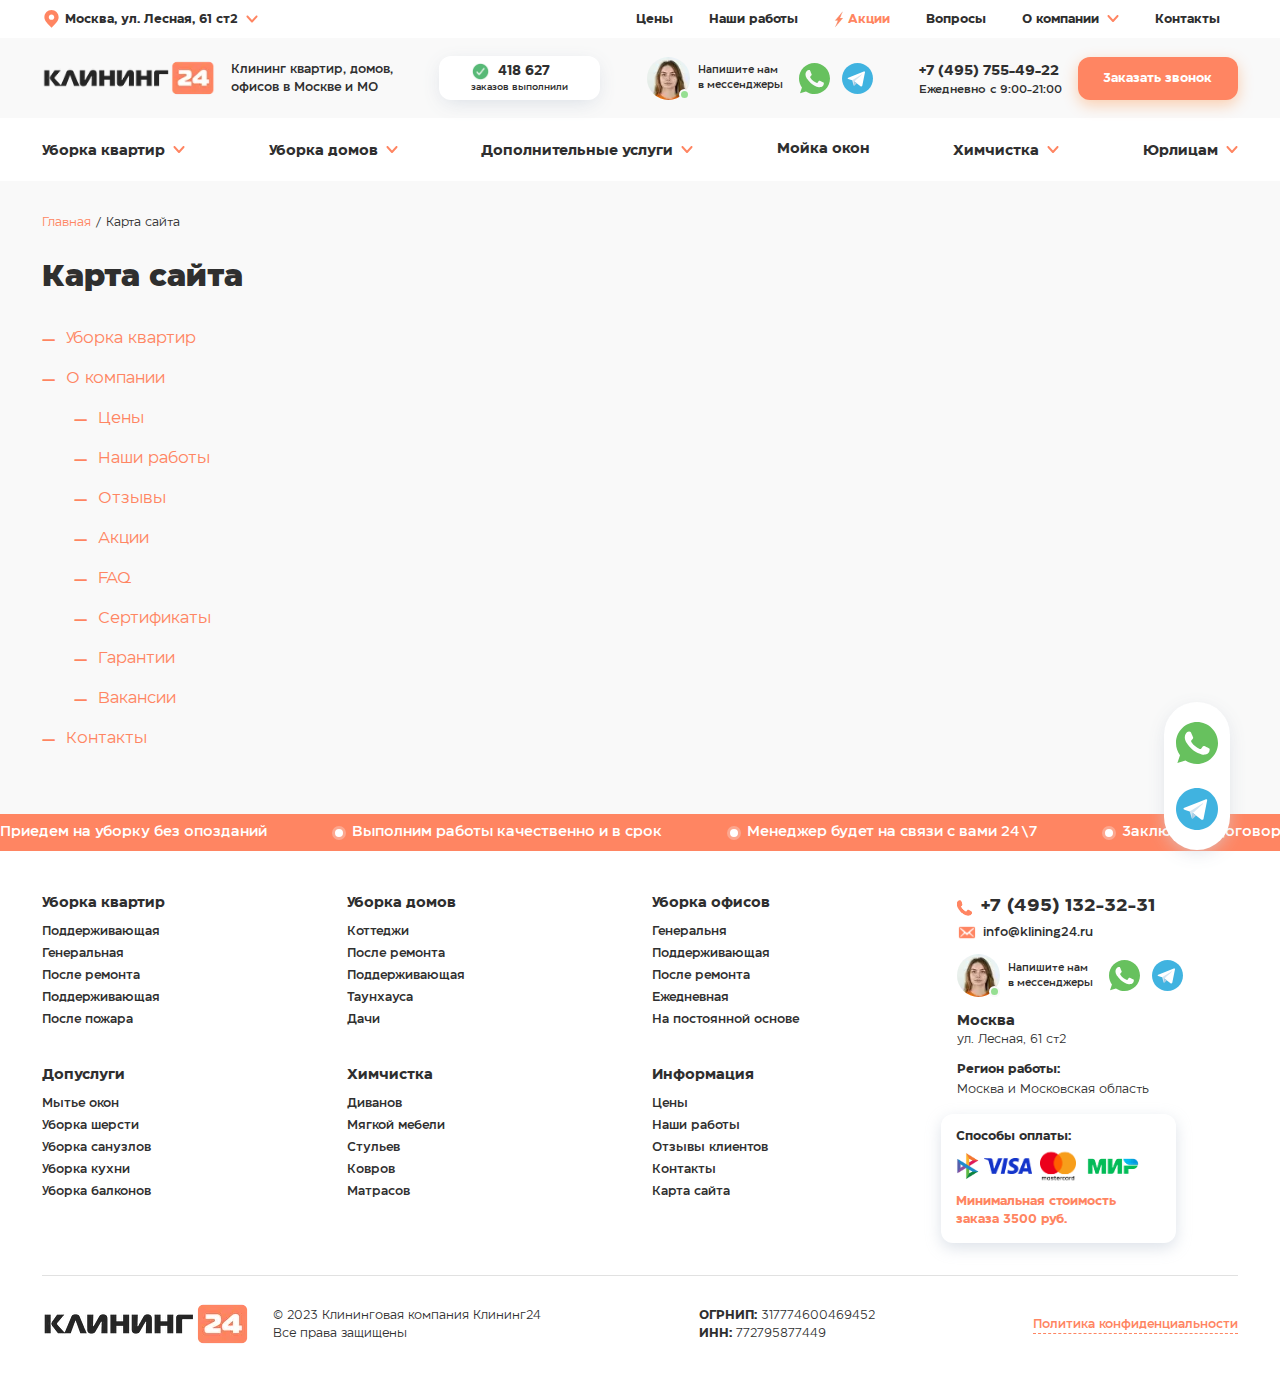
<file: map.html>
<!doctype html>
<html lang="en">
  <head>
    <meta charset="utf-8">
    <meta name="viewport" content="width=device-width, initial-scale=1">
    <meta name="format-detection" content="telephone=no">
    <title>Bootstrap demo</title>
    <link href="https://cdn.jsdelivr.net/npm/bootstrap@5.3.3/dist/css/bootstrap.min.css" rel="stylesheet" integrity="sha384-QWTKZyjpPEjISv5WaRU9OFeRpok6YctnYmDr5pNlyT2bRjXh0JMhjY6hW+ALEwIH" crossorigin="anonymous">
    <link rel="stylesheet" href="assets/css/slick.css">
    <link rel="stylesheet" href="assets/css/slick-theme.css">
    <link rel="stylesheet" href="assets/css/before-after.css">
    <link rel="stylesheet" href="style.css">
    <link rel="stylesheet" href="assets/css/map.css">
    <style>
        .banner {
            background: url(assets/img/services/services-banner.webp);
        }
        .questions-form-checkbox input:checked + .checkmark {
            background-color: transparent;
            background-image: url(assets/img/questions-form-check.webp);
            background-size: cover;
            background-position: center;
        }
        .main-slider-wrapper .slick-prev::before {
            background: url(assets/img/main-slider-prev.svg);
        }
        .main-slider-wrapper .slick-next::before {
            background: url(assets/img/main-slider-next.svg);
        }
        .sales-slider .slick-prev::before {
            background: url(assets/img/main-slider-prev.svg);
        }
        .sales-slider .slick-next::before {
            background: url(assets/img/main-slider-next.svg);
        }
        .reviews-slider .slick-prev::before {
            background: url(assets/img/main-slider-prev.svg);
        }
        .reviews-slider .slick-next::before {
            background: url(assets/img/main-slider-next.svg);
        }
        .reasons-section {
            background: url(assets/img/reasons-bg.webp);
        }
        .example-slider .handle:after {
            background-image: url(assets/img/example-slider-arrow.webp);
        }
        .tables__mark {
            background: url(assets/img/questions-form-check.webp) center no-repeat;
        }
        .tables__unMark {
            background: url(assets/img/unMark.svg) center no-repeat;
        }
        .custom-select-wrapper::after {
            background-image: url(assets/img/accordion-arrow.webp);
        }
    </style>
</head>
  <body>
    <div class="main-widjet">
        <div class="main-widjet-wrapper">
            <a href="#"><img src="assets/img/nav-whatsapp.svg" alt="whatsapp"></a>
            <a href="#"><img src="assets/img/nav-telegram.svg" alt="telegram"></a>
        </div>
    </div>
    <div class="mob-menu-burger" id="mob-menu-burger">
        <div class="mob-menu-burger-wrapper">
            <span></span>
            <span></span>
            <span></span>
        </div>
    </div>
    <div id="side-menu">
        <div class="close-btn-wrapper">
            <div id="closeButton">
                <div class="closeButton-icon">
                   <img src="assets/img/close-menu-btn.webp" alt="close">
                </div>
            </div>
        </div>
        <div class="side-menu-content">           
            <a href="services.html">Уборка квартир</a>
            <a href="#">Уборка домов</a>
            <a href="#">Дополнительные услуги</a>
            <a href="#">Мойка окон</a>
            <a href="#">Химчистка</a>
            <a href="#">Юрлицам</a>
            <a href="#">Цены</a>
            <a href="#">Наши работы</a>
            <a href="#">Акции</a>
            <a href="#">Вопросы</a>
            <a href="#">О компании</a>
            <a href="#">Контакты</a>
        </div>
    </div>  
    <div class="side-menu-filter"></div>

    <header>
        <nav class="navbar navbar-expand-lg top-nav">
        <div class="container">
            <a class="navbar-brand " href="#">
                <img src="assets/img/nav-pin.svg" alt="pin">
                Москва, ул. Лесная, 61 ст2
                <img style="width: 12px;height: 12px;margin-right: 0;margin-left: 8px;"
                src="assets/img/nav-dropdown-arrow.svg" 
                alt="arrow">
            </a>
            <div class="collapse navbar-collapse" id="navbarText">
            <div class="me-auto"></div>
            <ul class="navbar-nav">
                <li class="nav-item">
                    <a class="nav-link" aria-current="page" href="#">Цены</a>
                </li>
                <li class="nav-item">
                    <a class="nav-link" href="examples.html">Наши работы</a>
                </li>
                <li class="nav-item">
                    <a class="nav-link selected-nav-item" href="#"><img src="assets/img/nav-light.webp" alt="light">Акции</a>
                </li> 
                <li class="nav-item">
                <a class="nav-link" href="#">Вопросы</a>
                </li>
                <li class="nav-item">            
                <div class="bottom-nav-item bottom-nav-item5">
                    <a class="nav-link" href="#">
                        О компании
                        <img style="width: 12px;height: 12px;margin-right: 0;margin-left: 4px;transform: translateY(-1.5px);"
                        src="assets/img/nav-dropdown-arrow.svg" 
                        alt="arrow">
                    </a>
                    <div class="bottom-nav-dropdown bottom-nav-dropdown5">
                        <div class="bottom-nav-dropdown-items row">
                            <div class="col-12 bottom-nav-dropdown-list top-nav-dropdown">
                                <a href="#">Цены</a>
                                <a href="#">Наши работы</a>
                                <a href="#">Отзывы</a>
                                <a href="#">Акции</a>
                                <a href="#">FAQ</a>
                                <a href="#">Сертификаты</a>
                                <a href="#">Гарантии</a>
                                <a href="#">Вакансии</a>
                            </div>
                        </div>
                    </div>
                </div>
                </li>
                <li class="nav-item">
                <a class="nav-link" href="contact.html">Контакты</a>
                </li>
                </ul>
            </div>
        </div>
        </nav>
        <div class="mid-nav">
        <div class="container">
            <div class="mid-nav-wrapper">
                <div class="mid-nav__logo">
                    <a href="index.html"><img src="assets/img/nav-logo.png" alt="logo"></a>
                    <p>Клининг квартир, домов, <br> офисов в Москве и МО</p>
                </div>
                <div class="mid-nav__count-bar">
                    <div class="mid-nav__count-bar-wrapper">
                        <div class="mid-nav__count">
                            <img src="assets/img/nav-checkmark.webp" alt="checkmark">   
                            <p id="counter">100 000</p>                    
                        </div>
                        <p>заказов выполнили</p>
                    </div>                    
                </div>
                <div class="mid-nav__call">
                    <div class="mid-nav__call-img">
                        <img src="assets/img/operator.webp" alt="operator">
                        <div class="mid-nav__call-active"></div>
                    </div>
                    <p>Напишите нам <br> в мессенджеры</p>
                    <img src="assets/img/nav-whatsapp.svg" alt="whatsapp">
                    <img src="assets/img/nav-telegram.svg" alt="telegram">
                </div>
                <div class="mid-nav__phone">
                    <div class="mid-nav__phone-info">
                        <a href="#">+7 (495) 755-49-22</a>
                        <p>Ежедневно с 9:00-21:00</p>
                    </div>
                    <button class="btn mid-nav__phone-btn">Заказать звонок</button>
                </div>
            </div>
        </div>
        </div>
        <div class="bottom-nav">
        <div class="container">
            <div class="bottom-nav-wrapper">             
                <div class="bottom-nav-item bottom-nav-item1">
                    <a href="services.html" class="bottom-nav-link1">
                        Уборка квартир
                        <img style="width: 12px;height: 12px;margin-right: 0;margin-left: 4px;transform: translateY(-1.5px);"
                        src="assets/img/nav-dropdown-arrow.svg" 
                        alt="arrow">
                    </a>
                    <div class="bottom-nav-dropdown bottom-nav-dropdown1">
                        <div class="bottom-nav-dropdown-items row">
                            <div class="col-6 bottom-nav-dropdown-list">
                                <a href="#">Генеральная</a>
                                <a href="#">После ремонта</a>
                                <a href="#">Комплексная</a>
                                <a href="#">Ежедневная</a>
                                <a href="#">Поддерживающая</a>
                                <a href="#">Влажная</a>
                                <a href="#">Срочная уборка</a>
                                <a href="#">Еженедельная</a>
                                <a href="#">Два раза в неделю</a>
                                <a href="#">Три раза в неделю</a>
                                <a href="#">Эко уборка</a>
                                <a href="#">Запущенных квартир</a>
                                <a href="#">Однокомнатной</a>
                            </div>
                            <div class="col-6 bottom-nav-dropdown-list">
                                <a href="#">Двухкомнатной</a>
                                <a href="#">Трёхкомнатной</a>
                                <a href="#">Четырёхкомнатной</a>
                                <a href="#">VIP уборка</a>
                                <a href="#">Перед рождением</a>
                                <a href="#">После переезда</a>
                                <a href="#">После дезинфекции</a>
                                <a href="#">Перед заселением</a>
                                <a href="#">После аренды</a>
                                <a href="#">После потопа</a>
                                <a href="#">После пожара</a>
                                <a href="#">После смерти</a>
                                <a href="#">Элитных квартир</a>
                            </div>
                        </div>
                    </div>
                </div>

                <div class="bottom-nav-item bottom-nav-item2">
                    <a href="#" class="bottom-nav-link2">
                        Уборка домов
                        <img style="width: 12px;height: 12px;margin-right: 0;margin-left: 4px;transform: translateY(-1.5px);"
                        src="assets/img/nav-dropdown-arrow.svg" 
                        alt="arrow">
                    </a>
                    <div class="bottom-nav-dropdown bottom-nav-dropdown2">
                        <div class="bottom-nav-dropdown-items row">
                            <div class="col-12 bottom-nav-dropdown-list">
                                <a href="#">После ремонта</a>
                                <a href="#">Поддерживающая</a>
                                <a href="#">Коттеджей</a>
                                <a href="#">Таунхауса</a>
                                <a href="#">Дачи</a>
                            </div>
                        </div>
                    </div>
                </div>

                <div class="bottom-nav-item bottom-nav-item3">
                    <a href="#" class="bottom-nav-link3">
                        Дополнительные услуги
                        <img style="width: 12px;height: 12px;margin-right: 0;margin-left: 4px;transform: translateY(-1.5px);"
                        src="assets/img/nav-dropdown-arrow.svg" 
                        alt="arrow">
                    </a>
                    <div class="bottom-nav-dropdown bottom-nav-dropdown3">
                        <div class="bottom-nav-dropdown-items row">
                            <div class="col-12 bottom-nav-dropdown-list">
                                <a href="#">Мытье окон</a>
                                <a href="#">Уборка шерсти</a>
                                <a href="#">Уборка санузлов</a>
                                <a href="#">Уборка кухни</a>
                                <a href="#">Уборка балконов</a>
                            </div>
                        </div>
                    </div>
                </div>
                
                <a href="#" class="bottom-nav-link4">
                    Мойка окон
                </a>

                <div class="bottom-nav-item bottom-nav-item7">
                    <a href="#" class="bottom-nav-link7">
                        Химчистка
                        <img style="width: 12px;height: 12px;margin-right: 0;margin-left: 4px;transform: translateY(-1.5px);"
                        src="assets/img/nav-dropdown-arrow.svg" 
                        alt="arrow">
                    </a>
                    <div class="bottom-nav-dropdown bottom-nav-dropdown7">
                        <div class="bottom-nav-dropdown-items row">
                            <div class="col-12 bottom-nav-dropdown-list">
                                <a href="#">Диванов</a>
                                <a href="#">Мягкой мебели</a>
                                <a href="#">Стульев</a>
                                <a href="#">Ковров</a>
                                <a href="#">Матрасов</a>
                                <a href="#">Штор</a>
                            </div>
                        </div>
                    </div>
                </div>

                <div class="bottom-nav-item bottom-nav-item6">
                    <a href="#" class="bottom-nav-link6">
                        Юрлицам
                        <img style="width: 12px;height: 12px;margin-right: 0;margin-left: 4px;transform: translateY(-1.5px);"
                        src="assets/img/nav-dropdown-arrow.svg" 
                        alt="arrow">
                    </a>
                    <div class="bottom-nav-dropdown bottom-nav-dropdown6">
                        <div class="bottom-nav-dropdown-items row" style="padding-bottom: 32px;justify-content: center;">
                            <div class="col-3 bottom-nav-dropdown-list" style="width: fit-content;padding-right: 64px;">
                                <a href="#" class="bottom-nav-dropdown-list-strong">Уборка офисов</a>
                                <a href="#">Генеральная</a>
                                <a href="#">После ремонта</a>
                                <a href="#">Поддерживающая</a>
                                <a href="#">На постоянной основе</a>
                                <a href="#">Ежедневная</a>
                                <a href="#">Утренняя</a>
                                <a href="#">Вечерняя</a>
                                <a href="#">Разовая уборка</a>
                                <a href="#">Влажная уборка</a>
                                <a href="#">Мытье окон в офисе</a>
                                <a href="#">Химчистка мебели</a>
                                <a href="#">Дезинфекция</a>
                            </div>
                            <div class="col-3 bottom-nav-dropdown-list" style="padding-left: 32px;">
                                <a href="#" class="bottom-nav-dropdown-list-strong">Уборка помещений</a>
                                <a href="#">Дезинфекция</a>
                                <a href="#">Салонов красоты</a>
                                <a href="#">На мероприятиях</a>
                                <a href="#">Торговых центров</a>
                                <a href="#">Паркинга</a>
                                <a href="#">Школ</a>
                                <a href="#">Детских садов и ДОУ</a>
                                <a href="#">Ресторанов и кафе</a>
                                <a href="#">Влажная уборка</a>
                                <a href="#">Магазинов</a>
                                <a href="#">Гостиниц и отелей</a>
                            </div>
                            <div class="col-3 bottom-nav-dropdown-list nav-dropdown-list-padding">
                                <a href="#">Производственных помещений</a>
                                <a href="#">Учебных заведений</a>
                                <a href="#">Фитнес клубов</a>
                                <a href="#">Служебных помещений</a>
                                <a href="#">Бизнес-центров</a>
                                <a href="#">Автосалонов</a>
                                <a href="#">Бани и сауны</a>
                                <a href="#">Медицинских учреждений</a>
                                <a href="#">Складских помещений</a>
                                <a href="#">Подъездов домов</a>
                                <a href="#">Нежилых</a>
                            </div>
                            <div class="col-3 bottom-nav-dropdown-list" style="padding-left: 32px;">
                                <a href="#" class="bottom-nav-dropdown-list-strong">Дополнительно</a>
                                <a href="#">Покос травы</a>
                                <a href="#">Промышленный альпинизм</a>
                                <a href="#">Мойка витрин</a>
                                <a href="#">Мойка вывесок</a>
                                <a href="#">Мойка фасадов</a>
                                <a href="#">Уборка снега</a>
                                <a href="#">Уборка бассейнов</a>
                                <a href="#">Прилегающей территории</a>
                                <a href="#">Механизированная уборка</a>
                                <a href="#">Химчистка автомобилей</a>
                            </div>
                        </div>
                    </div>
                </div>               
            </div>
        </div>
        </div>
    </header>

    <main>
        <div class="container">
            <div class="banner-breadcrumb">
                <p><a href="index.html">Главная</a> / Карта сайта</p>
            </div>
        </div>

        <div class="mobile-nav">
            <div class="container">
                <div class="mobile-nav-wrapper row">
                    <div class="col-sm-9 col-11">
                        <div class="mobile-nav-items-wrapper mobile-nav-items-wrapper-low">
                            <img src="assets/img/nav-logo.png" alt="logo">
                            <a href="#">+7 (495) 755-49-22</a>
                        </div>
                    </div>
                </div>
            </div>
        </div>

        <div class="map__page-content">
            <div class="container">
                <h1 class="standart-page-title">Карта сайта</h1>
                <div class="map__page-links">
                    <ul class="main-ul">
                        <li><a href="services.html">Уборка квартир</a></li>
                        <li><a href="about.html">О компании</a></li>
                        <ul>
                            <li><a href="prices.html">Цены</a></li>
                            <li><a href="examples.html">Наши работы</a></li>
                            <li><a href="reviews.html">Отзывы</a></li>
                            <li><a href="sales.html">Акции</a></li>
                            <li><a href="faq.html">FAQ</a></li>
                            <li><a href="sertificats.html">Сертификаты</a></li>
                            <li><a href="garants.html">Гарантии</a></li>
                            <li><a href="vacancies.html">Вакансии</a></li>
                        </ul>
                        <li><a href="contact.html">Контакты</a></li>
                    </ul>
                </div>
            </div>
        </div>

    </main>

    <footer>
        <div class="banner-row">
            <div class="marquee">
                <div class="marquee-content">
                    <div class="marquee-item">
                        Приедем на уборку без опозданий
                    </div>
                    <div class="marquee-item">
                        Выполним работы качественно и в срок
                    </div>
                    <div class="marquee-item">
                        Менеджер будет на связи с вами 24\7
                    </div>
                    <div class="marquee-item">
                        Заключаем Договор
                    </div>
                    <div class="marquee-item">
                        Дарим сертификат на последующие уборки
                    </div>
                    <div class="marquee-item">
                        Используем профессиональное оборудование
                    </div>
                    <div class="marquee-item">
                        Приедем на уборку без опозданий
                    </div>
                    <div class="marquee-item">
                        Выполним работы качественно и в срок
                    </div>
                    <div class="marquee-item">
                        Менеджер будет на связи с вами 24\7
                    </div>
                    <div class="marquee-item">
                        Заключаем Договор
                    </div>
                    <div class="marquee-item">
                        Дарим сертификат на последующие уборки
                    </div>
                    <div class="marquee-item">
                        Используем профессиональное оборудование
                    </div>
                </div>
            </div>
        </div>
        <div class="container">
            <div class="footer-content">
                <div class="footer-main-wrapper row">
                    <div class="footer-links col-lg-9 col-12">
                        <div class="footer-links-wrapper row">
                            <div class="col-6 col-sm-4">
                                <div class="footer-links-list">
                                    <p>Уборка квартир</p>
                                    <a href="#">Поддерживающая</a>
                                    <a href="#">Генеральная</a>
                                    <a href="#">После ремонта</a>
                                    <a href="#">Поддерживающая</a>
                                    <a href="#">После пожара</a>
                                </div>
                            </div>
                            <div class="col-6 col-sm-4">
                                <div class="footer-links-list">
                                    <p>Уборка домов</p>
                                    <a href="#">Коттеджи</a>
                                    <a href="#">После ремонта</a>
                                    <a href="#">Поддерживающая</a>
                                    <a href="#">Таунхауса</a>
                                    <a href="#">Дачи</a>
                                </div>
                            </div>
                            <div class="col-6 col-sm-4">
                                <div class="footer-links-list">
                                    <p>Уборка офисов</p>
                                    <a href="#">Генеральня</a>
                                    <a href="#">Поддерживающая</a>
                                    <a href="#">После ремонта</a>
                                    <a href="#">Ежедневная</a>
                                    <a href="#">На постоянной основе</a>
                                </div>
                            </div>
                            <div class="col-6 col-sm-4">
                                <div class="footer-links-list">
                                    <p>Допуслуги</p>
                                    <a href="#">Мытье окон</a>
                                    <a href="#">Уборка шерсти</a>
                                    <a href="#">Уборка санузлов</a>
                                    <a href="#">Уборка кухни</a>
                                    <a href="#">Уборка балконов</a>
                                </div>
                            </div>
                            <div class="col-6 col-sm-4">
                                <div class="footer-links-list">
                                    <p>Химчистка</p>
                                    <a href="#">Диванов</a>
                                    <a href="#">Мягкой мебели</a>
                                    <a href="#">Стульев</a>
                                    <a href="#">Ковров</a>
                                    <a href="#">Матрасов</a>
                                </div>
                            </div>
                            <div class="col-6 col-sm-4">
                                <div class="footer-links-list">
                                    <p>Информация</p>
                                    <a href="#">Цены</a>
                                    <a href="#">Наши работы</a>
                                    <a href="#">Отзывы клиентов</a>
                                    <a href="#">Контакты</a>
                                    <a href="#">Карта сайта</a>
                                </div>
                            </div>
                        </div>
                    </div>
                    <div class="footer-contacts col-lg-3 col-12">
                        <div class="footer-contacts__phone">
                            <img src="assets/img/footer-phone.webp" alt="phone">
                            <p>+7 (495) 132-32-31</p>
                        </div>
                        <div class="footer-contacts__mail">
                            <img src="assets/img/footer-mail.webp" alt="mail">
                            <p>info@klining24.ru</p>
                        </div>
                        <div class="mid-nav__call">
                            <div class="footer-mid-nav__call">
                                <div class="mid-nav__call-img">
                                    <img src="assets/img/operator.webp" alt="operator">
                                    <div class="mid-nav__call-active"></div>
                                </div>
                                <p>Напишите нам <br> в мессенджеры</p>
                            </div>
                            <img src="assets/img/nav-whatsapp.svg" alt="whatsapp">
                            <img src="assets/img/nav-telegram.svg" alt="telegram">
                        </div>
                        <div class="footer-city">
                            <h5>Москва</h5>
                            <p>ул. Лесная, 61 ст2</p>
                            <strong>Регион работы:</strong>
                            <p>Москва и Московская область</p>        
                        </div>
                        <div class="footer-pay-bar">
                            <h6>Способы оплаты:</h6>
                            <div class="footer-pay-bar-images">
                                <img src="assets/img/footer-pay4.webp" alt="pay">
                                <img src="assets/img/footer-pay.webp" alt="pay">
                                <img src="assets/img/footer-pay2.webp" alt="pay">
                                <img src="assets/img/footer-pay3.webp" alt="pay">
                            </div>
                            <p>Минимальная стоимость <br>
                                заказа 3500 руб.</p>
                        </div>
                    </div>
                </div>
                <div class="footer-lower-wrapper">
                    <div class="footer-logo-wrapper">
                        <img src="assets/img/nav-logo.png" alt="logo">
                        <p>© 2023 Клининговая компания Клининг24 <br> Все права защищены</p>
                    </div>
                    <div class="footer-lower-numbers">
                        <p><strong>ОГРНИП:</strong> 317774600469452</p>
                        <p><strong>ИНН:</strong> 772795877449</p>
                    </div>
                    <a href="#" class="footer-policy">Политика конфиденциальности</a>
                </div>
            </div>
        </div>
    </footer>


    <script src="https://cdn.jsdelivr.net/npm/@popperjs/core@2.11.8/dist/umd/popper.min.js" integrity="sha384-I7E8VVD/ismYTF4hNIPjVp/Zjvgyol6VFvRkX/vR+Vc4jQkC+hVqc2pM8ODewa9r" crossorigin="anonymous"></script>
    <script src="https://cdn.jsdelivr.net/npm/bootstrap@5.3.3/dist/js/bootstrap.min.js" integrity="sha384-0pUGZvbkm6XF6gxjEnlmuGrJXVbNuzT9qBBavbLwCsOGabYfZo0T0to5eqruptLy" crossorigin="anonymous"></script>
    <script src="https://ajax.googleapis.com/ajax/libs/jquery/3.7.1/jquery.min.js"></script>
    <script src="assets/js/accordion.js"></script>
    <script src="assets/js/slick.min.js"></script>
    <script src="assets/js/sliders.js"></script>
    <script src="assets/js/before-after.min.js"></script>
    <script src="assets/js/examples.js"></script>
    <script src="assets/js/side-menu.js"></script>
    <script src="assets/js/counter.js"></script>
    <script src="assets/js/service-page.js"></script>
</body>
</html>
</file>
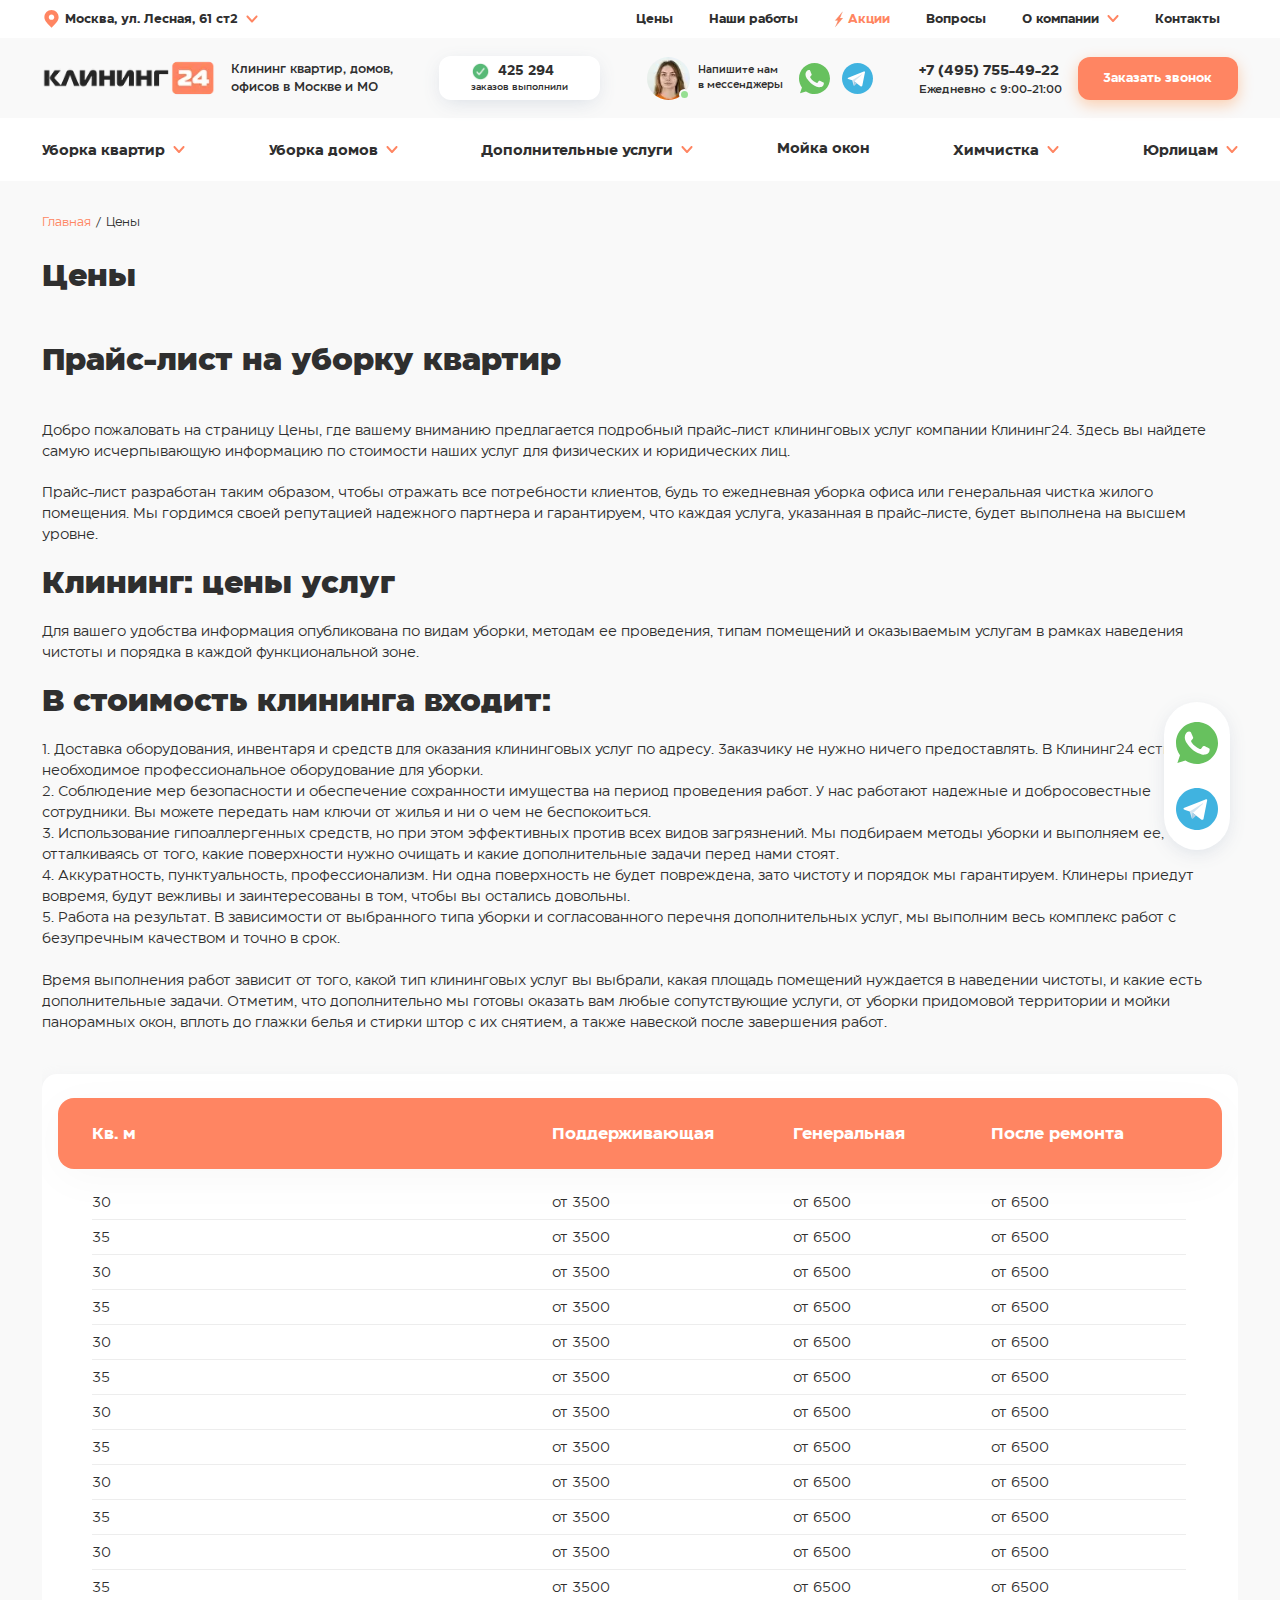
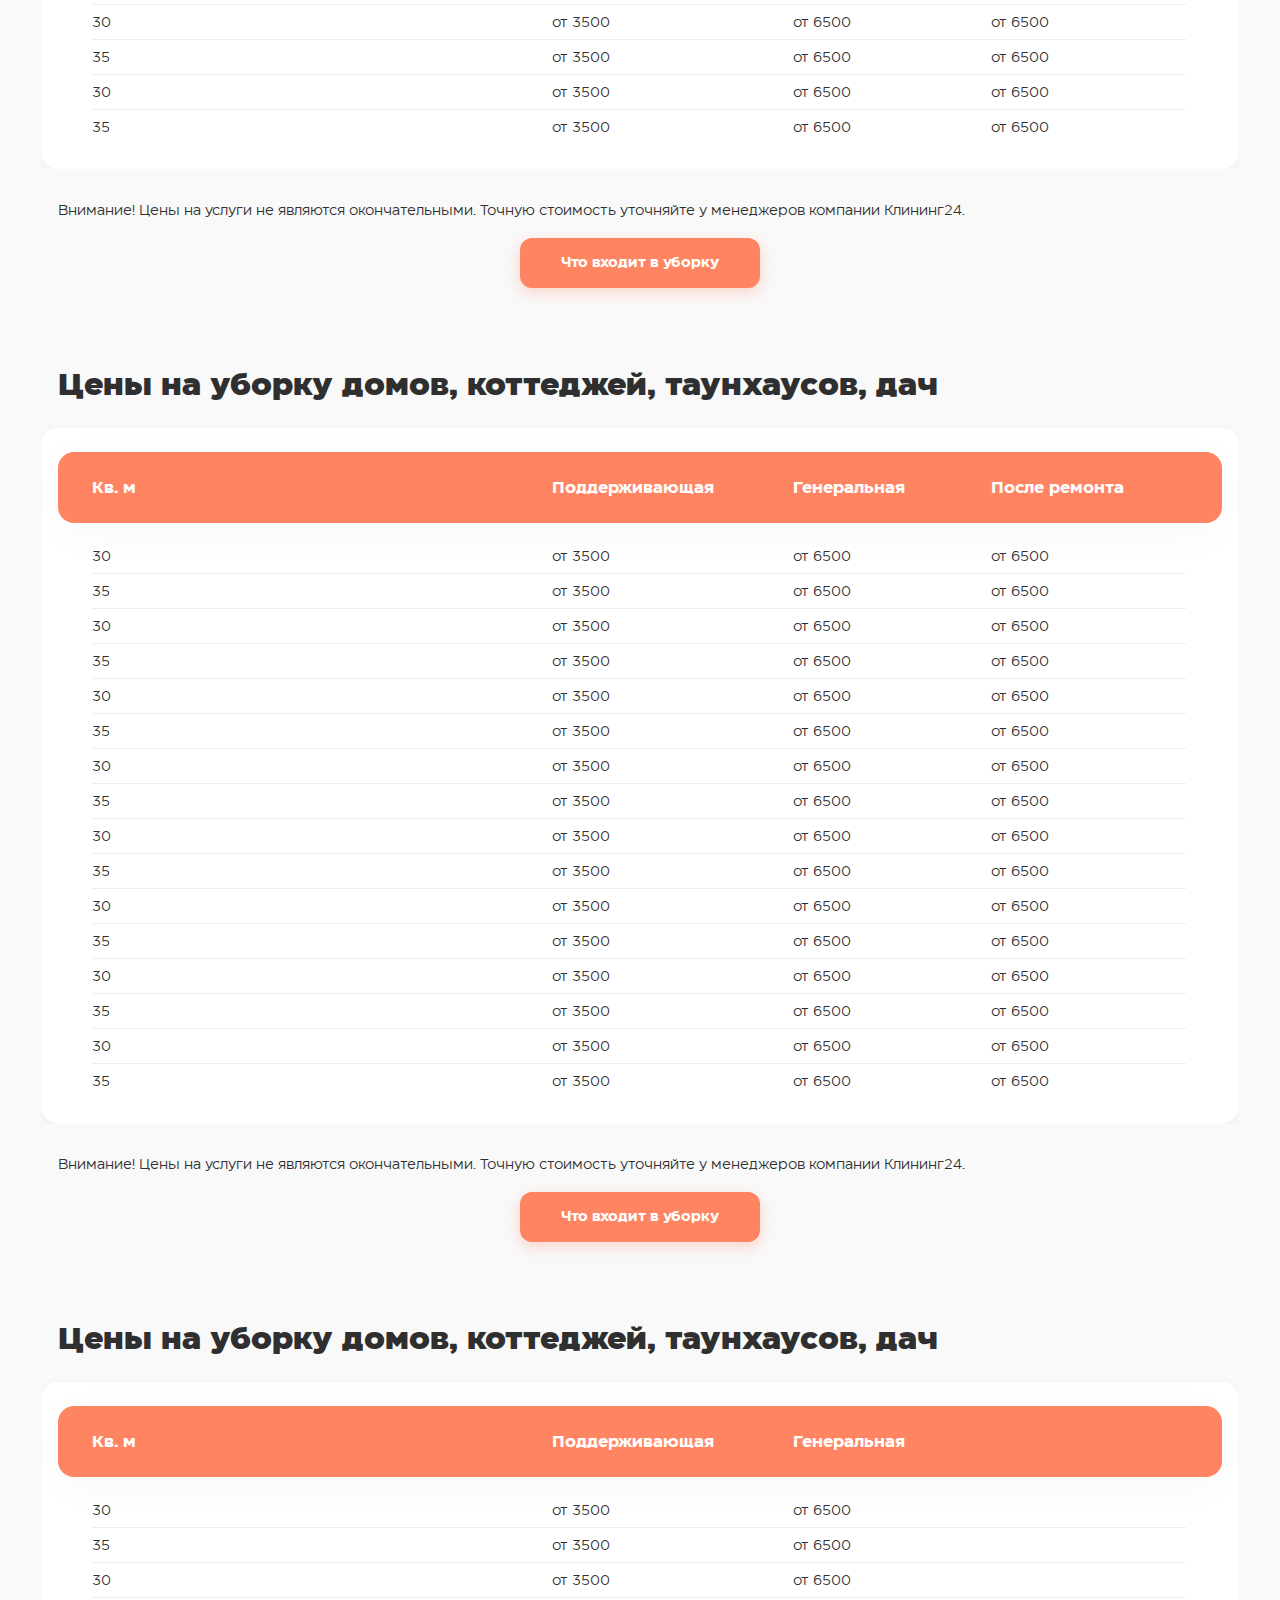
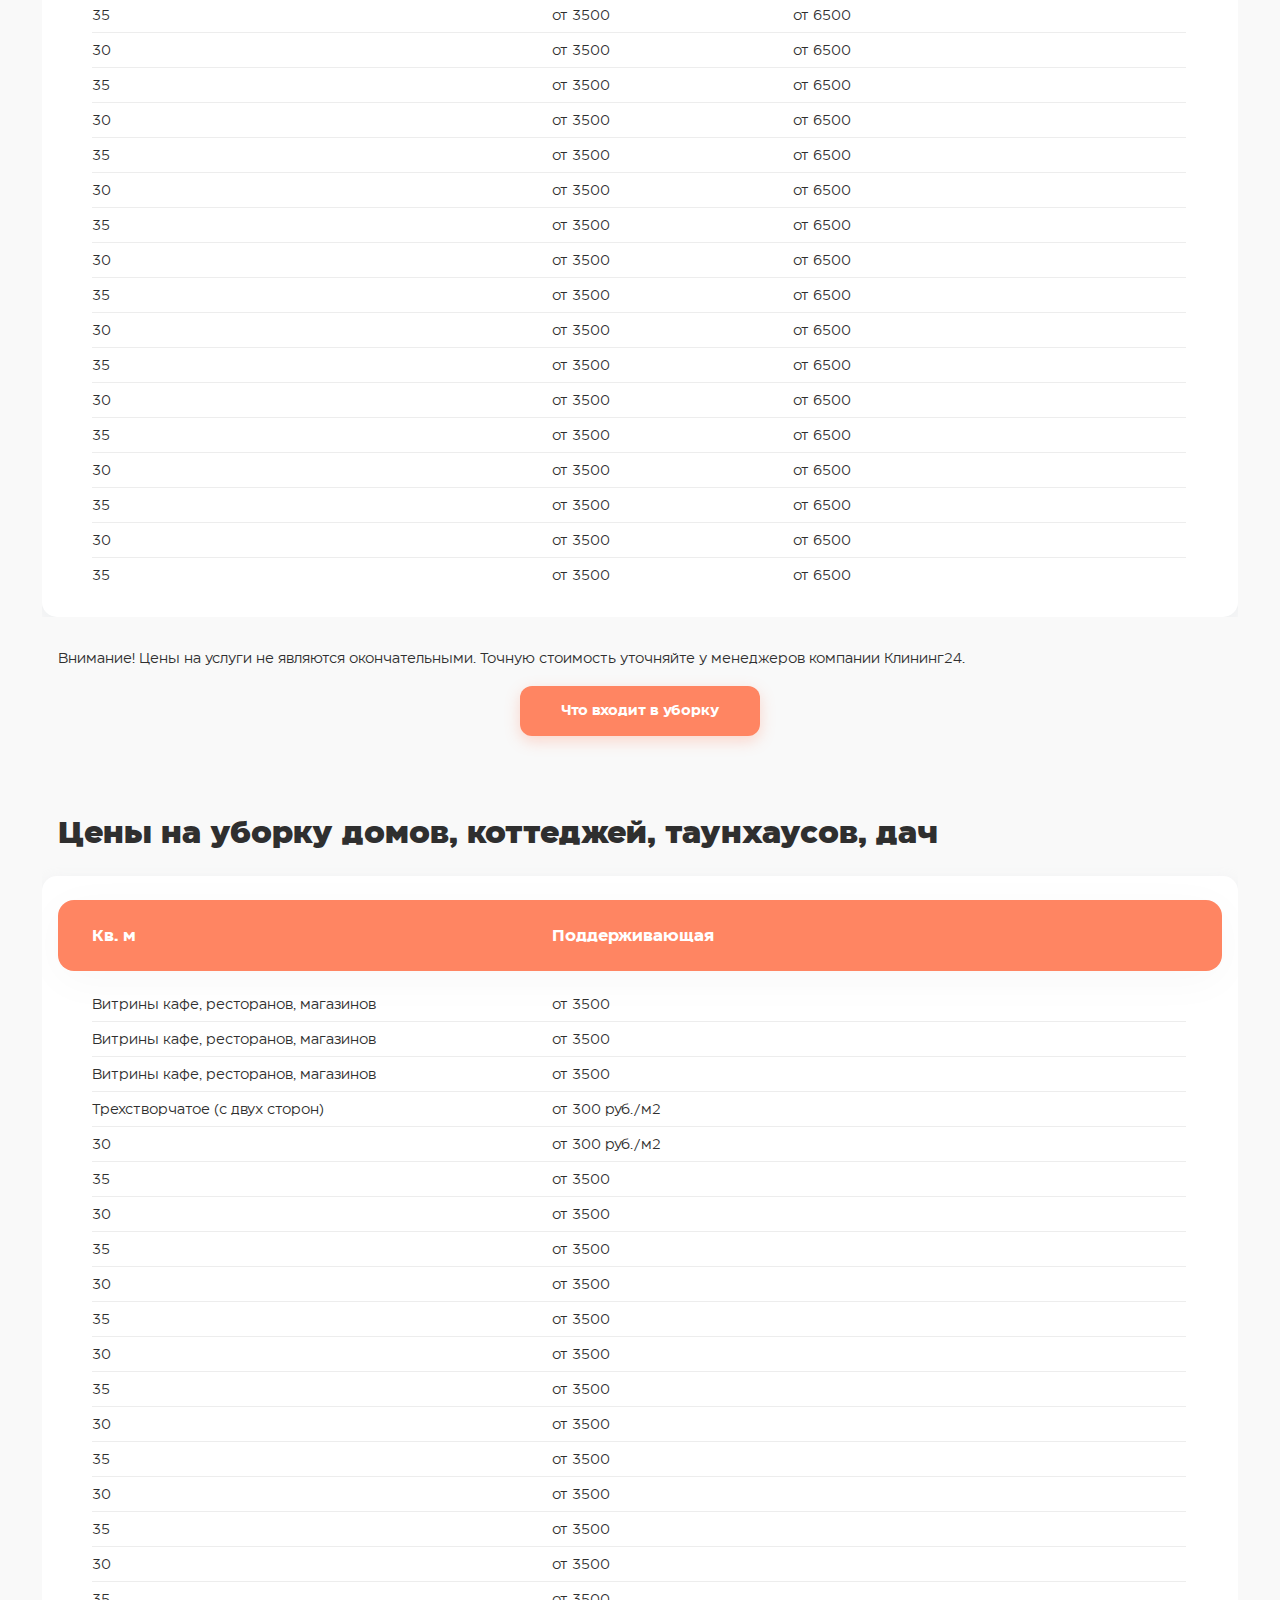
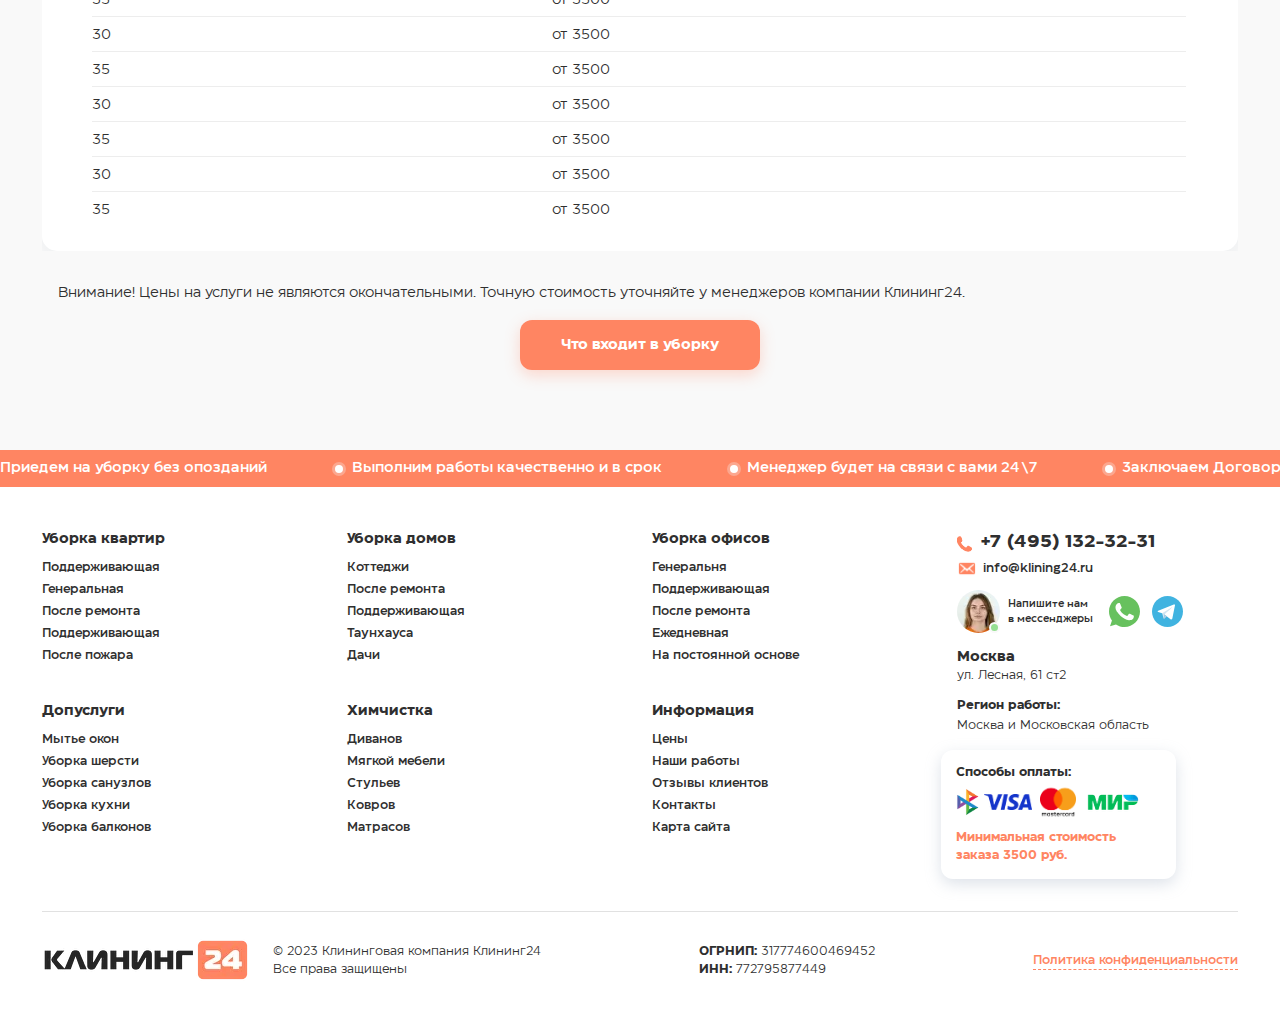
<file: prices.html>
<!doctype html>
<html lang="en">
  <head>
    <meta charset="utf-8">
    <meta name="viewport" content="width=device-width, initial-scale=1">
    <meta name="format-detection" content="telephone=no">
    <title>Bootstrap demo</title>
    <link href="https://cdn.jsdelivr.net/npm/bootstrap@5.3.3/dist/css/bootstrap.min.css" rel="stylesheet" integrity="sha384-QWTKZyjpPEjISv5WaRU9OFeRpok6YctnYmDr5pNlyT2bRjXh0JMhjY6hW+ALEwIH" crossorigin="anonymous">
    <link rel="stylesheet" href="assets/css/slick.css">
    <link rel="stylesheet" href="assets/css/slick-theme.css">
    <link rel="stylesheet" href="assets/css/before-after.css">
    <link rel="stylesheet" href="style.css">
    <link rel="stylesheet" href="assets/css/services.css">
    <link rel="stylesheet" href="assets/css/price.css">
    <style>
        .banner {
            background: url(assets/img/services/services-banner.webp);
        }
        .questions-form-checkbox input:checked + .checkmark {
            background-color: transparent;
            background-image: url(assets/img/questions-form-check.webp);
            background-size: cover;
            background-position: center;
        }
        .main-slider-wrapper .slick-prev::before {
            background: url(assets/img/main-slider-prev.svg);
        }
        .main-slider-wrapper .slick-next::before {
            background: url(assets/img/main-slider-next.svg);
        }
        .sales-slider .slick-prev::before {
            background: url(assets/img/main-slider-prev.svg);
        }
        .sales-slider .slick-next::before {
            background: url(assets/img/main-slider-next.svg);
        }
        .reviews-slider .slick-prev::before {
            background: url(assets/img/main-slider-prev.svg);
        }
        .reviews-slider .slick-next::before {
            background: url(assets/img/main-slider-next.svg);
        }
        .reasons-section {
            background: url(assets/img/reasons-bg.webp);
        }
        .example-slider .handle:after {
            background-image: url(assets/img/example-slider-arrow.webp);
        }
        .tables__mark {
            background: url(assets/img/questions-form-check.webp) center no-repeat;
        }
        .tables__unMark {
            background: url(assets/img/unMark.svg) center no-repeat;
        }
        .custom-select-wrapper::after {
            background-image: url(assets/img/accordion-arrow.webp);
        }
    </style>
</head>
  <body>
    <div class="main-widjet">
        <div class="main-widjet-wrapper">
            <a href="#"><img src="assets/img/nav-whatsapp.svg" alt="whatsapp"></a>
            <a href="#"><img src="assets/img/nav-telegram.svg" alt="telegram"></a>
        </div>
    </div>
    <div class="mob-menu-burger" id="mob-menu-burger">
        <div class="mob-menu-burger-wrapper">
            <span></span>
            <span></span>
            <span></span>
        </div>
    </div>
    <div id="side-menu">
        <div class="close-btn-wrapper">
            <div id="closeButton">
                <div class="closeButton-icon">
                   <img src="assets/img/close-menu-btn.webp" alt="close">
                </div>
            </div>
        </div>
        <div class="side-menu-content">           
            <a href="services.html">Уборка квартир</a>
            <a href="#">Уборка домов</a>
            <a href="#">Дополнительные услуги</a>
            <a href="#">Мойка окон</a>
            <a href="#">Химчистка</a>
            <a href="#">Юрлицам</a>
            <a href="#">Цены</a>
            <a href="#">Наши работы</a>
            <a href="#">Акции</a>
            <a href="#">Вопросы</a>
            <a href="#">О компании</a>
            <a href="#">Контакты</a>
        </div>
    </div>  
    <div class="side-menu-filter"></div>

    <header>
        <nav class="navbar navbar-expand-lg top-nav">
        <div class="container">
            <a class="navbar-brand " href="#">
                <img src="assets/img/nav-pin.svg" alt="pin">
                Москва, ул. Лесная, 61 ст2
                <img style="width: 12px;height: 12px;margin-right: 0;margin-left: 8px;"
                src="assets/img/nav-dropdown-arrow.svg" 
                alt="arrow">
            </a>
            <div class="collapse navbar-collapse" id="navbarText">
            <div class="me-auto"></div>
            <ul class="navbar-nav">
                <li class="nav-item">
                    <a class="nav-link" aria-current="page" href="#">Цены</a>
                </li>
                <li class="nav-item">
                    <a class="nav-link" href="examples.html">Наши работы</a>
                </li>
                <li class="nav-item">
                    <a class="nav-link selected-nav-item" href="#"><img src="assets/img/nav-light.webp" alt="light">Акции</a>
                </li> 
                <li class="nav-item">
                <a class="nav-link" href="#">Вопросы</a>
                </li>
                <li class="nav-item">            
                <div class="bottom-nav-item bottom-nav-item5">
                    <a class="nav-link" href="#">
                        О компании
                        <img style="width: 12px;height: 12px;margin-right: 0;margin-left: 4px;transform: translateY(-1.5px);"
                        src="assets/img/nav-dropdown-arrow.svg" 
                        alt="arrow">
                    </a>
                    <div class="bottom-nav-dropdown bottom-nav-dropdown5">
                        <div class="bottom-nav-dropdown-items row">
                            <div class="col-12 bottom-nav-dropdown-list top-nav-dropdown">
                                <a href="#">Цены</a>
                                <a href="#">Наши работы</a>
                                <a href="#">Отзывы</a>
                                <a href="#">Акции</a>
                                <a href="#">FAQ</a>
                                <a href="#">Сертификаты</a>
                                <a href="#">Гарантии</a>
                                <a href="#">Вакансии</a>
                            </div>
                        </div>
                    </div>
                </div>
                </li>
                <li class="nav-item">
                <a class="nav-link" href="contact.html">Контакты</a>
                </li>
                </ul>
            </div>
        </div>
        </nav>
        <div class="mid-nav">
        <div class="container">
            <div class="mid-nav-wrapper">
                <div class="mid-nav__logo">
                    <a href="index.html"><img src="assets/img/nav-logo.png" alt="logo"></a>
                    <p>Клининг квартир, домов, <br> офисов в Москве и МО</p>
                </div>
                <div class="mid-nav__count-bar">
                    <div class="mid-nav__count-bar-wrapper">
                        <div class="mid-nav__count">
                            <img src="assets/img/nav-checkmark.webp" alt="checkmark">   
                            <p id="counter">100 000</p>                    
                        </div>
                        <p>заказов выполнили</p>
                    </div>                    
                </div>
                <div class="mid-nav__call">
                    <div class="mid-nav__call-img">
                        <img src="assets/img/operator.webp" alt="operator">
                        <div class="mid-nav__call-active"></div>
                    </div>
                    <p>Напишите нам <br> в мессенджеры</p>
                    <img src="assets/img/nav-whatsapp.svg" alt="whatsapp">
                    <img src="assets/img/nav-telegram.svg" alt="telegram">
                </div>
                <div class="mid-nav__phone">
                    <div class="mid-nav__phone-info">
                        <a href="#">+7 (495) 755-49-22</a>
                        <p>Ежедневно с 9:00-21:00</p>
                    </div>
                    <button class="btn mid-nav__phone-btn">Заказать звонок</button>
                </div>
            </div>
        </div>
        </div>
        <div class="bottom-nav">
        <div class="container">
            <div class="bottom-nav-wrapper">             
                <div class="bottom-nav-item bottom-nav-item1">
                    <a href="services.html" class="bottom-nav-link1">
                        Уборка квартир
                        <img style="width: 12px;height: 12px;margin-right: 0;margin-left: 4px;transform: translateY(-1.5px);"
                        src="assets/img/nav-dropdown-arrow.svg" 
                        alt="arrow">
                    </a>
                    <div class="bottom-nav-dropdown bottom-nav-dropdown1">
                        <div class="bottom-nav-dropdown-items row">
                            <div class="col-6 bottom-nav-dropdown-list">
                                <a href="#">Генеральная</a>
                                <a href="#">После ремонта</a>
                                <a href="#">Комплексная</a>
                                <a href="#">Ежедневная</a>
                                <a href="#">Поддерживающая</a>
                                <a href="#">Влажная</a>
                                <a href="#">Срочная уборка</a>
                                <a href="#">Еженедельная</a>
                                <a href="#">Два раза в неделю</a>
                                <a href="#">Три раза в неделю</a>
                                <a href="#">Эко уборка</a>
                                <a href="#">Запущенных квартир</a>
                                <a href="#">Однокомнатной</a>
                            </div>
                            <div class="col-6 bottom-nav-dropdown-list">
                                <a href="#">Двухкомнатной</a>
                                <a href="#">Трёхкомнатной</a>
                                <a href="#">Четырёхкомнатной</a>
                                <a href="#">VIP уборка</a>
                                <a href="#">Перед рождением</a>
                                <a href="#">После переезда</a>
                                <a href="#">После дезинфекции</a>
                                <a href="#">Перед заселением</a>
                                <a href="#">После аренды</a>
                                <a href="#">После потопа</a>
                                <a href="#">После пожара</a>
                                <a href="#">После смерти</a>
                                <a href="#">Элитных квартир</a>
                            </div>
                        </div>
                    </div>
                </div>

                <div class="bottom-nav-item bottom-nav-item2">
                    <a href="#" class="bottom-nav-link2">
                        Уборка домов
                        <img style="width: 12px;height: 12px;margin-right: 0;margin-left: 4px;transform: translateY(-1.5px);"
                        src="assets/img/nav-dropdown-arrow.svg" 
                        alt="arrow">
                    </a>
                    <div class="bottom-nav-dropdown bottom-nav-dropdown2">
                        <div class="bottom-nav-dropdown-items row">
                            <div class="col-12 bottom-nav-dropdown-list">
                                <a href="#">После ремонта</a>
                                <a href="#">Поддерживающая</a>
                                <a href="#">Коттеджей</a>
                                <a href="#">Таунхауса</a>
                                <a href="#">Дачи</a>
                            </div>
                        </div>
                    </div>
                </div>

                <div class="bottom-nav-item bottom-nav-item3">
                    <a href="#" class="bottom-nav-link3">
                        Дополнительные услуги
                        <img style="width: 12px;height: 12px;margin-right: 0;margin-left: 4px;transform: translateY(-1.5px);"
                        src="assets/img/nav-dropdown-arrow.svg" 
                        alt="arrow">
                    </a>
                    <div class="bottom-nav-dropdown bottom-nav-dropdown3">
                        <div class="bottom-nav-dropdown-items row">
                            <div class="col-12 bottom-nav-dropdown-list">
                                <a href="#">Мытье окон</a>
                                <a href="#">Уборка шерсти</a>
                                <a href="#">Уборка санузлов</a>
                                <a href="#">Уборка кухни</a>
                                <a href="#">Уборка балконов</a>
                            </div>
                        </div>
                    </div>
                </div>
                
                <a href="#" class="bottom-nav-link4">
                    Мойка окон
                </a>

                <div class="bottom-nav-item bottom-nav-item7">
                    <a href="#" class="bottom-nav-link7">
                        Химчистка
                        <img style="width: 12px;height: 12px;margin-right: 0;margin-left: 4px;transform: translateY(-1.5px);"
                        src="assets/img/nav-dropdown-arrow.svg" 
                        alt="arrow">
                    </a>
                    <div class="bottom-nav-dropdown bottom-nav-dropdown7">
                        <div class="bottom-nav-dropdown-items row">
                            <div class="col-12 bottom-nav-dropdown-list">
                                <a href="#">Диванов</a>
                                <a href="#">Мягкой мебели</a>
                                <a href="#">Стульев</a>
                                <a href="#">Ковров</a>
                                <a href="#">Матрасов</a>
                                <a href="#">Штор</a>
                            </div>
                        </div>
                    </div>
                </div>

                <div class="bottom-nav-item bottom-nav-item6">
                    <a href="#" class="bottom-nav-link6">
                        Юрлицам
                        <img style="width: 12px;height: 12px;margin-right: 0;margin-left: 4px;transform: translateY(-1.5px);"
                        src="assets/img/nav-dropdown-arrow.svg" 
                        alt="arrow">
                    </a>
                    <div class="bottom-nav-dropdown bottom-nav-dropdown6">
                        <div class="bottom-nav-dropdown-items row" style="padding-bottom: 32px;justify-content: center;">
                            <div class="col-3 bottom-nav-dropdown-list" style="width: fit-content;padding-right: 64px;">
                                <a href="#" class="bottom-nav-dropdown-list-strong">Уборка офисов</a>
                                <a href="#">Генеральная</a>
                                <a href="#">После ремонта</a>
                                <a href="#">Поддерживающая</a>
                                <a href="#">На постоянной основе</a>
                                <a href="#">Ежедневная</a>
                                <a href="#">Утренняя</a>
                                <a href="#">Вечерняя</a>
                                <a href="#">Разовая уборка</a>
                                <a href="#">Влажная уборка</a>
                                <a href="#">Мытье окон в офисе</a>
                                <a href="#">Химчистка мебели</a>
                                <a href="#">Дезинфекция</a>
                            </div>
                            <div class="col-3 bottom-nav-dropdown-list" style="padding-left: 32px;">
                                <a href="#" class="bottom-nav-dropdown-list-strong">Уборка помещений</a>
                                <a href="#">Дезинфекция</a>
                                <a href="#">Салонов красоты</a>
                                <a href="#">На мероприятиях</a>
                                <a href="#">Торговых центров</a>
                                <a href="#">Паркинга</a>
                                <a href="#">Школ</a>
                                <a href="#">Детских садов и ДОУ</a>
                                <a href="#">Ресторанов и кафе</a>
                                <a href="#">Влажная уборка</a>
                                <a href="#">Магазинов</a>
                                <a href="#">Гостиниц и отелей</a>
                            </div>
                            <div class="col-3 bottom-nav-dropdown-list nav-dropdown-list-padding">
                                <a href="#">Производственных помещений</a>
                                <a href="#">Учебных заведений</a>
                                <a href="#">Фитнес клубов</a>
                                <a href="#">Служебных помещений</a>
                                <a href="#">Бизнес-центров</a>
                                <a href="#">Автосалонов</a>
                                <a href="#">Бани и сауны</a>
                                <a href="#">Медицинских учреждений</a>
                                <a href="#">Складских помещений</a>
                                <a href="#">Подъездов домов</a>
                                <a href="#">Нежилых</a>
                            </div>
                            <div class="col-3 bottom-nav-dropdown-list" style="padding-left: 32px;">
                                <a href="#" class="bottom-nav-dropdown-list-strong">Дополнительно</a>
                                <a href="#">Покос травы</a>
                                <a href="#">Промышленный альпинизм</a>
                                <a href="#">Мойка витрин</a>
                                <a href="#">Мойка вывесок</a>
                                <a href="#">Мойка фасадов</a>
                                <a href="#">Уборка снега</a>
                                <a href="#">Уборка бассейнов</a>
                                <a href="#">Прилегающей территории</a>
                                <a href="#">Механизированная уборка</a>
                                <a href="#">Химчистка автомобилей</a>
                            </div>
                        </div>
                    </div>
                </div>               
            </div>
        </div>
        </div>
    </header>

    <main>
        <div class="container">
            <div class="banner-breadcrumb">
                <p><a href="index.html">Главная</a> / Цены</p>
            </div>
        </div>

        <div class="mobile-nav">
            <div class="container">
                <div class="mobile-nav-wrapper row">
                    <div class="col-sm-9 col-11">
                        <div class="mobile-nav-items-wrapper mobile-nav-items-wrapper-low">
                            <img src="assets/img/nav-logo.png" alt="logo">
                            <a href="#">+7 (495) 755-49-22</a>
                        </div>
                    </div>
                </div>
            </div>
        </div>

        <div class="price__page-content">

            <div class="container">
                <h1 class="standart-page-title">Цены</h1>
                <div class="price__page-heading">
                    <h2>Прайс-лист на уборку квартир</h2>
                    <p>Добро пожаловать на страницу Цены, где вашему вниманию предлагается подробный прайс-лист клининговых услуг компании Клининг24. Здесь вы найдете самую исчерпывающую информацию по стоимости наших услуг для физических и юридических лиц.</p>
                        <p>Прайс-лист разработан таким образом, чтобы отражать все потребности клиентов, будь то ежедневная уборка офиса или генеральная чистка жилого помещения.
                        Мы гордимся своей репутацией надежного партнера и гарантируем, что каждая услуга, указанная в прайс-листе, будет выполнена на высшем уровне.</p>
                        <h2>Клининг: цены услуг</h2>
                        <p>Для вашего удобства информация опубликована по видам уборки, методам ее проведения, типам помещений и оказываемым услугам в рамках наведения чистоты и порядка в каждой функциональной зоне.</p>
                        <h3>В стоимость клининга входит: </h3>
                        1.	Доставка оборудования, инвентаря и средств для оказания клининговых услуг по адресу. Заказчику не нужно ничего предоставлять. В Клининг24 есть все необходимое профессиональное оборудование для уборки.<br>
                        2.	Соблюдение мер безопасности и обеспечение сохранности имущества на период проведения работ. У нас работают надежные и добросовестные сотрудники. Вы можете передать нам ключи от жилья и ни о чем не беспокоиться.<br>
                        3.	Использование гипоаллергенных средств, но при этом эффективных против всех видов загрязнений. Мы подбираем методы уборки и выполняем ее, отталкиваясь от того, какие поверхности нужно очищать и какие дополнительные задачи перед нами стоят.<br>
                        4.	Аккуратность, пунктуальность, профессионализм. Ни одна поверхность не будет повреждена, зато чистоту и порядок мы гарантируем. Клинеры приедут вовремя, будут вежливы и заинтересованы в том, чтобы вы остались довольны.<br>
                        5.	Работа на результат. В зависимости от выбранного типа уборки и согласованного перечня дополнительных услуг, мы выполним весь комплекс работ с безупречным качеством и точно в срок.<br><br>
                        <p>Время выполнения работ зависит от того, какой тип клининговых услуг вы выбрали, какая площадь помещений нуждается в наведении чистоты, и какие есть дополнительные задачи.
                        Отметим, что дополнительно мы готовы оказать вам любые сопутствующие услуги, от уборки придомовой территории и мойки панорамных окон, вплоть до глажки белья и стирки штор с их снятием, а также навеской после завершения работ.</p>
                    
                </div>
            </div>
                
            <!--Table 1-->
            <div class="price-table-wrapper">
                <div class="tables__mainWrapper tables__mainWrapper_visHid hidden">
                    <div class="tables__tableWrp">
                        <div class="tables__table tables__table_fourCols nmt">
                            <div class="tables__tableRow tables__tableRow_th">
                                <div class="tables__tableItm">Кв. м</div>
                                <div class="tables__tableItm">Поддерживающая</div>
                                <div class="tables__tableItm">Генеральная</div>                   
                                <div class="tables__tableItm">После ремонта</div>                
                            </div>
                            <div class="mob-tables__tableRow_th">
                                <div class="mob-tables__tableRow_th-item">
                                    Поддерживающая
                                </div>
                                <div class="mob-tables__tableRow_th-item">
                                    Генеральная
                                </div>
                                <div class="mob-tables__tableRow_th-item">
                                    После ремонта
                                </div>
                            </div>
                            <!--Main rows-->
                            <div class="tables__tableRow">
                                <div class="tables__tableItm">30</div>
                                <div class="tables__tableItm">от 3500</div>
                                <div class="tables__tableItm">от 6500</div> 
                                <div class="tables__tableItm">от 6500</div>
                            </div>
                            <div class="tables__tableRow">
                                <div class="tables__tableItm">35</div>
                                <div class="tables__tableItm">от 3500</div>
                                <div class="tables__tableItm">от 6500</div> 
                                <div class="tables__tableItm">от 6500</div>                 
                            </div>
                            <div class="tables__tableRow">
                                <div class="tables__tableItm">30</div>
                                <div class="tables__tableItm">от 3500</div>
                                <div class="tables__tableItm">от 6500</div> 
                                <div class="tables__tableItm">от 6500</div>
                            </div>
                            <div class="tables__tableRow">
                                <div class="tables__tableItm">35</div>
                                <div class="tables__tableItm">от 3500</div>
                                <div class="tables__tableItm">от 6500</div> 
                                <div class="tables__tableItm">от 6500</div>                 
                            </div>
                            <div class="tables__tableRow">
                                <div class="tables__tableItm">30</div>
                                <div class="tables__tableItm">от 3500</div>
                                <div class="tables__tableItm">от 6500</div> 
                                <div class="tables__tableItm">от 6500</div>
                            </div>
                            <div class="tables__tableRow">
                            <div class="tables__tableItm">35</div>
                            <div class="tables__tableItm">от 3500</div>
                            <div class="tables__tableItm">от 6500</div> 
                            <div class="tables__tableItm">от 6500</div>                 
                            </div>
                            <div class="tables__tableRow">
                            <div class="tables__tableItm">30</div>
                            <div class="tables__tableItm">от 3500</div>
                            <div class="tables__tableItm">от 6500</div> 
                            <div class="tables__tableItm">от 6500</div>
                            </div>
                            <div class="tables__tableRow">
                            <div class="tables__tableItm">35</div>
                            <div class="tables__tableItm">от 3500</div>
                            <div class="tables__tableItm">от 6500</div> 
                            <div class="tables__tableItm">от 6500</div>                 
                            </div>
                            <div class="tables__tableRow">
                                <div class="tables__tableItm">30</div>
                                <div class="tables__tableItm">от 3500</div>
                                <div class="tables__tableItm">от 6500</div> 
                                <div class="tables__tableItm">от 6500</div>
                            </div>
                            <div class="tables__tableRow">
                            <div class="tables__tableItm">35</div>
                            <div class="tables__tableItm">от 3500</div>
                            <div class="tables__tableItm">от 6500</div> 
                            <div class="tables__tableItm">от 6500</div>                 
                            </div>
                            <div class="tables__tableRow">
                            <div class="tables__tableItm">30</div>
                            <div class="tables__tableItm">от 3500</div>
                            <div class="tables__tableItm">от 6500</div> 
                            <div class="tables__tableItm">от 6500</div>
                            </div>
                            <div class="tables__tableRow">
                            <div class="tables__tableItm">35</div>
                            <div class="tables__tableItm">от 3500</div>
                            <div class="tables__tableItm">от 6500</div> 
                            <div class="tables__tableItm">от 6500</div>                 
                            </div>
                            <div class="tables__tableRow">
                                <div class="tables__tableItm">30</div>
                                <div class="tables__tableItm">от 3500</div>
                                <div class="tables__tableItm">от 6500</div> 
                                <div class="tables__tableItm">от 6500</div>
                            </div>
                            <div class="tables__tableRow">
                            <div class="tables__tableItm">35</div>
                            <div class="tables__tableItm">от 3500</div>
                            <div class="tables__tableItm">от 6500</div> 
                            <div class="tables__tableItm">от 6500</div>                 
                            </div>
                            <div class="tables__tableRow">
                            <div class="tables__tableItm">30</div>
                            <div class="tables__tableItm">от 3500</div>
                            <div class="tables__tableItm">от 6500</div> 
                            <div class="tables__tableItm">от 6500</div>
                            </div>
                            <div class="tables__tableRow">
                            <div class="tables__tableItm">35</div>
                            <div class="tables__tableItm">от 3500</div>
                            <div class="tables__tableItm">от 6500</div> 
                            <div class="tables__tableItm">от 6500</div>                 
                            </div>
                        </div>
                    </div>                      
                </div>
                <p class="price-table-lower-text">
                    Внимание! Цены на услуги не являются окончательными. Точную стоимость уточняйте у менеджеров компании Клининг24.
                </p>
                <div class="price-table-lower-show-btn-wrapper">
                    <button class="btn price-table-lower-show-btn tables__openTableBtn1">
                        Что входит в уборку
                    </button>
                </div>
                <!--Table 1 bottom-->
                <div class="tables__tableWrp price-table-wrapper-bot">
                    <h2 class="price-table-wrapper-bot-title">Что входит в уборку квартир</h2>
                    <div class="tables__table tables__table_fourCols nmt">
                        <div class="tables__tableRow tables__tableRow_th">
                            <div class="tables__tableItm">Что входит в уборку</div>
                            <div class="tables__tableItm">Поддерживающая</div>
                            <div class="tables__tableItm">Генеральная</div>                   
                            <div class="tables__tableItm">После ремонта</div>                
                        </div>
                        <div class="mob-tables__tableRow_th">
                            <div class="mob-tables__tableRow_th-item">
                                Поддерживающая
                            </div>
                            <div class="mob-tables__tableRow_th-item">
                                Генеральная
                            </div>
                            <div class="mob-tables__tableRow_th-item">
                                После ремонта
                            </div>
                        </div>
                        <div class="tables__tableRow">
                            <div class="tables__tableItm">Цена</div>
                            <div class="tables__tableItm">от 60 руб./м2</div>
                            <div class="tables__tableItm">от 120 руб./м2</div> 
                            <div class="tables__tableItm">от 140 руб./м2</div>
                        </div>
                        <div class="tables__tableRow">
                            <div class="tables__tableItm">Время</div>
                            <div class="tables__tableItm">от 2,5 ч</div>
                            <div class="tables__tableItm">от 2,5 ч</div>                    
                            <div class="tables__tableItm">от 2,5 ч</div>                  
                        </div>
                        <div class="tables__tableRow">
                            <div class="tables__tableItm"><b>Комната:</b></div>
                            <div class="tables__tableItm"></div>
                            <div class="tables__tableItm"></div> 
                            <div class="tables__tableItm"></div>
                        </div>
                        <div class="tables__tableRow">
                            <div class="tables__tableItm">Разложим вещи по местам</div>
                            <div class="tables__tableItm"><div class="tables__mark"></div></div>
                            <div class="tables__tableItm"><div class="tables__mark"></div></div>  
                            <div class="tables__tableItm"><div class="tables__unMark"></div></div> 
                        </div>
                        <div class="tables__tableRow">
                            <div class="tables__tableItm">Застелим кровать</div>
                            <div class="tables__tableItm"><div class="tables__mark"></div></div>
                            <div class="tables__tableItm"><div class="tables__mark"></div></div> 
                            <div class="tables__tableItm"><div class="tables__unMark"></div></div> 
                        </div>
                        <div class="tables__tableRow">
                            <div class="tables__tableItm">Обработаем оргтехнику</div>
                            <div class="tables__tableItm"><div class="tables__mark"></div></div>
                            <div class="tables__tableItm"><div class="tables__mark"></div></div>
                            <div class="tables__tableItm"><div class="tables__unMark"></div></div> 
                        </div>
                        <div class="tables__tableRow">
                            <div class="tables__tableItm">Протрем подоконники</div>
                            <div class="tables__tableItm"><div class="tables__mark"></div></div>
                            <div class="tables__tableItm"><div class="tables__mark"></div></div>
                            <div class="tables__tableItm"><div class="tables__unMark"></div></div> 
                        </div>
                        <div class="tables__tableRow">
                            <div class="tables__tableItm">Цена</div>
                            <div class="tables__tableItm">от 500₽</div>
                            <div class="tables__tableItm">от 120 руб./м2</div>
                            <div class="tables__tableItm">от 140 руб./м2</div>                  
                        </div>     
                        <div class="tables__tableRow">
                            <div class="tables__tableItm">Время</div>
                            <div class="tables__tableItm">от 2,5 ч</div>
                            <div class="tables__tableItm">от 2,5 ч</div>
                            <div class="tables__tableItm">от 2,5 ч</div>                  
                        </div>  
                        <div class="tables__tableRow">
                            <div class="tables__tableItm"><b>Прихожая:</b></div>
                            <div class="tables__tableItm"></div>
                            <div class="tables__tableItm"></div> 
                            <div class="tables__tableItm"></div>
                        </div>
                        <div class="tables__tableRow">
                            <div class="tables__tableItm">Разложим вещи по местам</div>
                            <div class="tables__tableItm"><div class="tables__mark"></div></div>
                            <div class="tables__tableItm"><div class="tables__mark"></div></div>
                            <div class="tables__tableItm"><div class="tables__unMark"></div></div> 
                        </div>   
                        <div class="tables__tableRow">
                            <div class="tables__tableItm">Застелим кровать</div>
                            <div class="tables__tableItm"><div class="tables__mark"></div></div>
                            <div class="tables__tableItm"><div class="tables__mark"></div></div>
                            <div class="tables__tableItm"><div class="tables__unMark"></div></div> 
                        </div>   
                        <div class="tables__tableRow">
                            <div class="tables__tableItm">Обработаем оргтехнику</div>
                            <div class="tables__tableItm"><div class="tables__mark"></div></div>
                            <div class="tables__tableItm"><div class="tables__mark"></div></div>
                            <div class="tables__tableItm"><div class="tables__unMark"></div></div> 
                        </div>  
                        <div class="tables__tableRow">
                            <div class="tables__tableItm">Протрем подоконники</div>
                            <div class="tables__tableItm"><div class="tables__mark"></div></div>
                            <div class="tables__tableItm"><div class="tables__mark"></div></div>
                            <div class="tables__tableItm"><div class="tables__unMark"></div></div> 
                        </div>    
                        <div class="tables__tableRow">
                            <div class="tables__tableItm">Цена</div>
                            <div class="tables__tableItm">от 500₽</div>
                            <div class="tables__tableItm">от 120 руб./м2</div>
                            <div class="tables__tableItm">от 140 руб./м2</div>                  
                            </div>     
                            <div class="tables__tableRow">
                                <div class="tables__tableItm">Время</div>
                                <div class="tables__tableItm">от 2,5 ч</div>
                                <div class="tables__tableItm">от 2,5 ч</div>
                                <div class="tables__tableItm">от 2,5 ч</div>                  
                            </div>  
                            <div class="tables__tableRow">
                                <div class="tables__tableItm"><b>Прихожая:</b></div>
                                <div class="tables__tableItm"></div>
                                <div class="tables__tableItm"></div> 
                                <div class="tables__tableItm"></div>
                            </div>
                            <div class="tables__tableRow">
                                <div class="tables__tableItm">Разложим вещи по местам</div>
                                <div class="tables__tableItm"><div class="tables__mark"></div></div>
                                <div class="tables__tableItm"><div class="tables__mark"></div></div>
                                <div class="tables__tableItm"><div class="tables__unMark"></div></div> 
                            </div>   
                            <div class="tables__tableRow">
                                <div class="tables__tableItm">Застелим кровать</div>
                                <div class="tables__tableItm"><div class="tables__mark"></div></div>
                                <div class="tables__tableItm"><div class="tables__mark"></div></div>
                                <div class="tables__tableItm"><div class="tables__unMark"></div></div> 
                            </div>   
                            <div class="tables__tableRow">
                                <div class="tables__tableItm">Обработаем оргтехнику</div>
                                <div class="tables__tableItm"><div class="tables__mark"></div></div>
                                <div class="tables__tableItm"><div class="tables__mark"></div></div>
                                <div class="tables__tableItm"><div class="tables__unMark"></div></div> 
                            </div>  
                            <div class="tables__tableRow">
                                <div class="tables__tableItm">Протрем подоконники</div>
                                <div class="tables__tableItm"><div class="tables__mark"></div></div>
                                <div class="tables__tableItm"><div class="tables__mark"></div></div>
                                <div class="tables__tableItm"><div class="tables__unMark"></div></div> 
                            </div>   
                            <div class="tables__tableRow">
                            <div class="tables__tableItm">Цена</div>
                            <div class="tables__tableItm">от 500₽</div>
                            <div class="tables__tableItm">от 120 руб./м2</div>
                            <div class="tables__tableItm">от 140 руб./м2</div>                  
                        </div>     
                        <div class="tables__tableRow">
                            <div class="tables__tableItm">Время</div>
                            <div class="tables__tableItm">от 2,5 ч</div>
                            <div class="tables__tableItm">от 2,5 ч</div>
                            <div class="tables__tableItm">от 2,5 ч</div>                  
                        </div>  
                        <div class="tables__tableRow">
                            <div class="tables__tableItm"><b>Прихожая:</b></div>
                            <div class="tables__tableItm"></div>
                            <div class="tables__tableItm"></div> 
                            <div class="tables__tableItm"></div>
                        </div>
                        <div class="tables__tableRow">
                            <div class="tables__tableItm">Разложим вещи по местам</div>
                            <div class="tables__tableItm"><div class="tables__mark"></div></div>
                            <div class="tables__tableItm"><div class="tables__mark"></div></div>
                            <div class="tables__tableItm"><div class="tables__unMark"></div></div> 
                        </div>   
                        <div class="tables__tableRow">
                            <div class="tables__tableItm">Застелим кровать</div>
                            <div class="tables__tableItm"><div class="tables__mark"></div></div>
                            <div class="tables__tableItm"><div class="tables__mark"></div></div>
                            <div class="tables__tableItm"><div class="tables__unMark"></div></div> 
                        </div>   
                        <div class="tables__tableRow">
                            <div class="tables__tableItm">Обработаем оргтехнику</div>
                            <div class="tables__tableItm"><div class="tables__mark"></div></div>
                            <div class="tables__tableItm"><div class="tables__mark"></div></div>
                            <div class="tables__tableItm"><div class="tables__unMark"></div></div> 
                        </div>  
                        <div class="tables__tableRow">
                            <div class="tables__tableItm">Протрем подоконники</div>
                            <div class="tables__tableItm"><div class="tables__mark"></div></div>
                            <div class="tables__tableItm"><div class="tables__mark"></div></div>
                            <div class="tables__tableItm"><div class="tables__unMark"></div></div> 
                        </div>   
                        <div class="tables__tableRow">
                            <div class="tables__tableItm">Цена</div>
                            <div class="tables__tableItm">от 500₽</div>
                            <div class="tables__tableItm">от 120 руб./м2</div>
                            <div class="tables__tableItm">от 140 руб./м2</div>                  
                        </div>     
                        <div class="tables__tableRow">
                            <div class="tables__tableItm">Время</div>
                            <div class="tables__tableItm">от 2,5 ч</div>
                            <div class="tables__tableItm">от 2,5 ч</div>
                            <div class="tables__tableItm">от 2,5 ч</div>                  
                        </div>  
                        <div class="tables__tableRow">
                            <div class="tables__tableItm"><b>Прихожая:</b></div>
                            <div class="tables__tableItm"></div>
                            <div class="tables__tableItm"></div> 
                            <div class="tables__tableItm"></div>
                        </div>
                        <div class="tables__tableRow">
                            <div class="tables__tableItm">Разложим вещи по местам</div>
                            <div class="tables__tableItm"><div class="tables__mark"></div></div>
                            <div class="tables__tableItm"><div class="tables__mark"></div></div>
                            <div class="tables__tableItm"><div class="tables__unMark"></div></div> 
                        </div>   
                        <div class="tables__tableRow">
                            <div class="tables__tableItm">Застелим кровать</div>
                            <div class="tables__tableItm"><div class="tables__mark"></div></div>
                            <div class="tables__tableItm"><div class="tables__mark"></div></div>
                            <div class="tables__tableItm"><div class="tables__unMark"></div></div> 
                        </div>   
                        <div class="tables__tableRow">
                            <div class="tables__tableItm">Обработаем оргтехнику</div>
                            <div class="tables__tableItm"><div class="tables__mark"></div></div>
                            <div class="tables__tableItm"><div class="tables__mark"></div></div>
                            <div class="tables__tableItm"><div class="tables__unMark"></div></div> 
                        </div>  
                        <div class="tables__tableRow">
                            <div class="tables__tableItm">Протрем подоконники</div>
                            <div class="tables__tableItm"><div class="tables__mark"></div></div>
                            <div class="tables__tableItm"><div class="tables__mark"></div></div>
                            <div class="tables__tableItm"><div class="tables__unMark"></div></div> 
                        </div>                            
                    </div>
                </div> 
            </div>

            <!--Table 2-->
            <div class="price-table-wrapper">
                <h2 class="price-table-wrapper-bot-title">Цены на уборку домов, коттеджей, таунхаусов, дач</h2>
                <div class="tables__mainWrapper tables__mainWrapper_visHid hidden">
                    <div class="tables__tableWrp">
                        <div class="tables__table tables__table_fourCols nmt">
                            <div class="tables__tableRow tables__tableRow_th">
                                <div class="tables__tableItm">Кв. м</div>
                                <div class="tables__tableItm">Поддерживающая</div>
                                <div class="tables__tableItm">Генеральная</div>                   
                                <div class="tables__tableItm">После ремонта</div>                
                            </div>
                            <div class="mob-tables__tableRow_th">
                                <div class="mob-tables__tableRow_th-item">
                                    Поддерживающая
                                </div>
                                <div class="mob-tables__tableRow_th-item">
                                    Генеральная
                                </div>
                                <div class="mob-tables__tableRow_th-item">
                                    После ремонта
                                </div>
                            </div>
                            <!--Main rows-->
                            <div class="tables__tableRow">
                                <div class="tables__tableItm">30</div>
                                <div class="tables__tableItm">от 3500</div>
                                <div class="tables__tableItm">от 6500</div> 
                                <div class="tables__tableItm">от 6500</div>
                            </div>
                            <div class="tables__tableRow">
                                <div class="tables__tableItm">35</div>
                                <div class="tables__tableItm">от 3500</div>
                                <div class="tables__tableItm">от 6500</div> 
                                <div class="tables__tableItm">от 6500</div>                 
                            </div>
                            <div class="tables__tableRow">
                                <div class="tables__tableItm">30</div>
                                <div class="tables__tableItm">от 3500</div>
                                <div class="tables__tableItm">от 6500</div> 
                                <div class="tables__tableItm">от 6500</div>
                            </div>
                            <div class="tables__tableRow">
                                <div class="tables__tableItm">35</div>
                                <div class="tables__tableItm">от 3500</div>
                                <div class="tables__tableItm">от 6500</div> 
                                <div class="tables__tableItm">от 6500</div>                 
                            </div>
                            <div class="tables__tableRow">
                                <div class="tables__tableItm">30</div>
                                <div class="tables__tableItm">от 3500</div>
                                <div class="tables__tableItm">от 6500</div> 
                                <div class="tables__tableItm">от 6500</div>
                            </div>
                            <div class="tables__tableRow">
                            <div class="tables__tableItm">35</div>
                            <div class="tables__tableItm">от 3500</div>
                            <div class="tables__tableItm">от 6500</div> 
                            <div class="tables__tableItm">от 6500</div>                 
                            </div>
                            <div class="tables__tableRow">
                            <div class="tables__tableItm">30</div>
                            <div class="tables__tableItm">от 3500</div>
                            <div class="tables__tableItm">от 6500</div> 
                            <div class="tables__tableItm">от 6500</div>
                            </div>
                            <div class="tables__tableRow">
                            <div class="tables__tableItm">35</div>
                            <div class="tables__tableItm">от 3500</div>
                            <div class="tables__tableItm">от 6500</div> 
                            <div class="tables__tableItm">от 6500</div>                 
                            </div>
                            <div class="tables__tableRow">
                                <div class="tables__tableItm">30</div>
                                <div class="tables__tableItm">от 3500</div>
                                <div class="tables__tableItm">от 6500</div> 
                                <div class="tables__tableItm">от 6500</div>
                            </div>
                            <div class="tables__tableRow">
                            <div class="tables__tableItm">35</div>
                            <div class="tables__tableItm">от 3500</div>
                            <div class="tables__tableItm">от 6500</div> 
                            <div class="tables__tableItm">от 6500</div>                 
                            </div>
                            <div class="tables__tableRow">
                            <div class="tables__tableItm">30</div>
                            <div class="tables__tableItm">от 3500</div>
                            <div class="tables__tableItm">от 6500</div> 
                            <div class="tables__tableItm">от 6500</div>
                            </div>
                            <div class="tables__tableRow">
                            <div class="tables__tableItm">35</div>
                            <div class="tables__tableItm">от 3500</div>
                            <div class="tables__tableItm">от 6500</div> 
                            <div class="tables__tableItm">от 6500</div>                 
                            </div>
                            <div class="tables__tableRow">
                                <div class="tables__tableItm">30</div>
                                <div class="tables__tableItm">от 3500</div>
                                <div class="tables__tableItm">от 6500</div> 
                                <div class="tables__tableItm">от 6500</div>
                            </div>
                            <div class="tables__tableRow">
                            <div class="tables__tableItm">35</div>
                            <div class="tables__tableItm">от 3500</div>
                            <div class="tables__tableItm">от 6500</div> 
                            <div class="tables__tableItm">от 6500</div>                 
                            </div>
                            <div class="tables__tableRow">
                            <div class="tables__tableItm">30</div>
                            <div class="tables__tableItm">от 3500</div>
                            <div class="tables__tableItm">от 6500</div> 
                            <div class="tables__tableItm">от 6500</div>
                            </div>
                            <div class="tables__tableRow">
                            <div class="tables__tableItm">35</div>
                            <div class="tables__tableItm">от 3500</div>
                            <div class="tables__tableItm">от 6500</div> 
                            <div class="tables__tableItm">от 6500</div>                 
                            </div>
                        </div>
                    </div>                      
                </div>
                <p class="price-table-lower-text">
                    Внимание! Цены на услуги не являются окончательными. Точную стоимость уточняйте у менеджеров компании Клининг24.
                </p>
                <div class="price-table-lower-show-btn-wrapper">
                    <button class="btn price-table-lower-show-btn tables__openTableBtn1">
                        Что входит в уборку
                    </button>
                </div>
                <!--Table 2 bottom-->
                <div class="tables__tableWrp price-table-wrapper-bot">
                    <h2 class="price-table-wrapper-bot-title">Что входит в уборку квартир</h2>
                    <div class="tables__table tables__table_fourCols nmt">
                        <div class="tables__tableRow tables__tableRow_th">
                            <div class="tables__tableItm">Что входит в уборку</div>
                            <div class="tables__tableItm">Поддерживающая</div>
                            <div class="tables__tableItm">Генеральная</div>                   
                            <div class="tables__tableItm">После ремонта</div>                
                        </div>
                        <div class="mob-tables__tableRow_th">
                            <div class="mob-tables__tableRow_th-item">
                                Поддерживающая
                            </div>
                            <div class="mob-tables__tableRow_th-item">
                                Генеральная
                            </div>
                            <div class="mob-tables__tableRow_th-item">
                                После ремонта
                            </div>
                        </div>
                        <div class="tables__tableRow">
                            <div class="tables__tableItm">Цена</div>
                            <div class="tables__tableItm">от 60 руб./м2</div>
                            <div class="tables__tableItm">от 120 руб./м2</div> 
                            <div class="tables__tableItm">от 140 руб./м2</div>
                        </div>
                        <div class="tables__tableRow">
                            <div class="tables__tableItm">Время</div>
                            <div class="tables__tableItm">от 2,5 ч</div>
                            <div class="tables__tableItm">от 2,5 ч</div>                    
                            <div class="tables__tableItm">от 2,5 ч</div>                  
                        </div>
                        <div class="tables__tableRow">
                            <div class="tables__tableItm"><b>Комната:</b></div>
                            <div class="tables__tableItm"></div>
                            <div class="tables__tableItm"></div> 
                            <div class="tables__tableItm"></div>
                        </div>
                        <div class="tables__tableRow">
                            <div class="tables__tableItm">Разложим вещи по местам</div>
                            <div class="tables__tableItm"><div class="tables__mark"></div></div>
                            <div class="tables__tableItm"><div class="tables__mark"></div></div>  
                            <div class="tables__tableItm"><div class="tables__unMark"></div></div> 
                        </div>
                        <div class="tables__tableRow">
                            <div class="tables__tableItm">Застелим кровать</div>
                            <div class="tables__tableItm"><div class="tables__mark"></div></div>
                            <div class="tables__tableItm"><div class="tables__mark"></div></div> 
                            <div class="tables__tableItm"><div class="tables__unMark"></div></div> 
                        </div>
                        <div class="tables__tableRow">
                            <div class="tables__tableItm">Обработаем оргтехнику</div>
                            <div class="tables__tableItm"><div class="tables__mark"></div></div>
                            <div class="tables__tableItm"><div class="tables__mark"></div></div>
                            <div class="tables__tableItm"><div class="tables__unMark"></div></div> 
                        </div>
                        <div class="tables__tableRow">
                            <div class="tables__tableItm">Протрем подоконники</div>
                            <div class="tables__tableItm"><div class="tables__mark"></div></div>
                            <div class="tables__tableItm"><div class="tables__mark"></div></div>
                            <div class="tables__tableItm"><div class="tables__unMark"></div></div> 
                        </div>
                        <div class="tables__tableRow">
                            <div class="tables__tableItm">Цена</div>
                            <div class="tables__tableItm">от 500₽</div>
                            <div class="tables__tableItm">от 120 руб./м2</div>
                            <div class="tables__tableItm">от 140 руб./м2</div>                  
                        </div>     
                        <div class="tables__tableRow">
                            <div class="tables__tableItm">Время</div>
                            <div class="tables__tableItm">от 2,5 ч</div>
                            <div class="tables__tableItm">от 2,5 ч</div>
                            <div class="tables__tableItm">от 2,5 ч</div>                  
                        </div>  
                        <div class="tables__tableRow">
                            <div class="tables__tableItm"><b>Прихожая:</b></div>
                            <div class="tables__tableItm"></div>
                            <div class="tables__tableItm"></div> 
                            <div class="tables__tableItm"></div>
                        </div>
                        <div class="tables__tableRow">
                            <div class="tables__tableItm">Разложим вещи по местам</div>
                            <div class="tables__tableItm"><div class="tables__mark"></div></div>
                            <div class="tables__tableItm"><div class="tables__mark"></div></div>
                            <div class="tables__tableItm"><div class="tables__unMark"></div></div> 
                        </div>   
                        <div class="tables__tableRow">
                            <div class="tables__tableItm">Застелим кровать</div>
                            <div class="tables__tableItm"><div class="tables__mark"></div></div>
                            <div class="tables__tableItm"><div class="tables__mark"></div></div>
                            <div class="tables__tableItm"><div class="tables__unMark"></div></div> 
                        </div>   
                        <div class="tables__tableRow">
                            <div class="tables__tableItm">Обработаем оргтехнику</div>
                            <div class="tables__tableItm"><div class="tables__mark"></div></div>
                            <div class="tables__tableItm"><div class="tables__mark"></div></div>
                            <div class="tables__tableItm"><div class="tables__unMark"></div></div> 
                        </div>  
                        <div class="tables__tableRow">
                            <div class="tables__tableItm">Протрем подоконники</div>
                            <div class="tables__tableItm"><div class="tables__mark"></div></div>
                            <div class="tables__tableItm"><div class="tables__mark"></div></div>
                            <div class="tables__tableItm"><div class="tables__unMark"></div></div> 
                        </div>    
                        <div class="tables__tableRow">
                            <div class="tables__tableItm">Цена</div>
                            <div class="tables__tableItm">от 500₽</div>
                            <div class="tables__tableItm">от 120 руб./м2</div>
                            <div class="tables__tableItm">от 140 руб./м2</div>                  
                            </div>     
                            <div class="tables__tableRow">
                                <div class="tables__tableItm">Время</div>
                                <div class="tables__tableItm">от 2,5 ч</div>
                                <div class="tables__tableItm">от 2,5 ч</div>
                                <div class="tables__tableItm">от 2,5 ч</div>                  
                            </div>  
                            <div class="tables__tableRow">
                                <div class="tables__tableItm"><b>Прихожая:</b></div>
                                <div class="tables__tableItm"></div>
                                <div class="tables__tableItm"></div> 
                                <div class="tables__tableItm"></div>
                            </div>
                            <div class="tables__tableRow">
                                <div class="tables__tableItm">Разложим вещи по местам</div>
                                <div class="tables__tableItm"><div class="tables__mark"></div></div>
                                <div class="tables__tableItm"><div class="tables__mark"></div></div>
                                <div class="tables__tableItm"><div class="tables__unMark"></div></div> 
                            </div>   
                            <div class="tables__tableRow">
                                <div class="tables__tableItm">Застелим кровать</div>
                                <div class="tables__tableItm"><div class="tables__mark"></div></div>
                                <div class="tables__tableItm"><div class="tables__mark"></div></div>
                                <div class="tables__tableItm"><div class="tables__unMark"></div></div> 
                            </div>   
                            <div class="tables__tableRow">
                                <div class="tables__tableItm">Обработаем оргтехнику</div>
                                <div class="tables__tableItm"><div class="tables__mark"></div></div>
                                <div class="tables__tableItm"><div class="tables__mark"></div></div>
                                <div class="tables__tableItm"><div class="tables__unMark"></div></div> 
                            </div>  
                            <div class="tables__tableRow">
                                <div class="tables__tableItm">Протрем подоконники</div>
                                <div class="tables__tableItm"><div class="tables__mark"></div></div>
                                <div class="tables__tableItm"><div class="tables__mark"></div></div>
                                <div class="tables__tableItm"><div class="tables__unMark"></div></div> 
                            </div>   
                            <div class="tables__tableRow">
                            <div class="tables__tableItm">Цена</div>
                            <div class="tables__tableItm">от 500₽</div>
                            <div class="tables__tableItm">от 120 руб./м2</div>
                            <div class="tables__tableItm">от 140 руб./м2</div>                  
                        </div>     
                        <div class="tables__tableRow">
                            <div class="tables__tableItm">Время</div>
                            <div class="tables__tableItm">от 2,5 ч</div>
                            <div class="tables__tableItm">от 2,5 ч</div>
                            <div class="tables__tableItm">от 2,5 ч</div>                  
                        </div>  
                        <div class="tables__tableRow">
                            <div class="tables__tableItm"><b>Прихожая:</b></div>
                            <div class="tables__tableItm"></div>
                            <div class="tables__tableItm"></div> 
                            <div class="tables__tableItm"></div>
                        </div>
                        <div class="tables__tableRow">
                            <div class="tables__tableItm">Разложим вещи по местам</div>
                            <div class="tables__tableItm"><div class="tables__mark"></div></div>
                            <div class="tables__tableItm"><div class="tables__mark"></div></div>
                            <div class="tables__tableItm"><div class="tables__unMark"></div></div> 
                        </div>   
                        <div class="tables__tableRow">
                            <div class="tables__tableItm">Застелим кровать</div>
                            <div class="tables__tableItm"><div class="tables__mark"></div></div>
                            <div class="tables__tableItm"><div class="tables__mark"></div></div>
                            <div class="tables__tableItm"><div class="tables__unMark"></div></div> 
                        </div>   
                        <div class="tables__tableRow">
                            <div class="tables__tableItm">Обработаем оргтехнику</div>
                            <div class="tables__tableItm"><div class="tables__mark"></div></div>
                            <div class="tables__tableItm"><div class="tables__mark"></div></div>
                            <div class="tables__tableItm"><div class="tables__unMark"></div></div> 
                        </div>  
                        <div class="tables__tableRow">
                            <div class="tables__tableItm">Протрем подоконники</div>
                            <div class="tables__tableItm"><div class="tables__mark"></div></div>
                            <div class="tables__tableItm"><div class="tables__mark"></div></div>
                            <div class="tables__tableItm"><div class="tables__unMark"></div></div> 
                        </div>   
                        <div class="tables__tableRow">
                            <div class="tables__tableItm">Цена</div>
                            <div class="tables__tableItm">от 500₽</div>
                            <div class="tables__tableItm">от 120 руб./м2</div>
                            <div class="tables__tableItm">от 140 руб./м2</div>                  
                        </div>     
                        <div class="tables__tableRow">
                            <div class="tables__tableItm">Время</div>
                            <div class="tables__tableItm">от 2,5 ч</div>
                            <div class="tables__tableItm">от 2,5 ч</div>
                            <div class="tables__tableItm">от 2,5 ч</div>                  
                        </div>  
                        <div class="tables__tableRow">
                            <div class="tables__tableItm"><b>Прихожая:</b></div>
                            <div class="tables__tableItm"></div>
                            <div class="tables__tableItm"></div> 
                            <div class="tables__tableItm"></div>
                        </div>
                        <div class="tables__tableRow">
                            <div class="tables__tableItm">Разложим вещи по местам</div>
                            <div class="tables__tableItm"><div class="tables__mark"></div></div>
                            <div class="tables__tableItm"><div class="tables__mark"></div></div>
                            <div class="tables__tableItm"><div class="tables__unMark"></div></div> 
                        </div>   
                        <div class="tables__tableRow">
                            <div class="tables__tableItm">Застелим кровать</div>
                            <div class="tables__tableItm"><div class="tables__mark"></div></div>
                            <div class="tables__tableItm"><div class="tables__mark"></div></div>
                            <div class="tables__tableItm"><div class="tables__unMark"></div></div> 
                        </div>   
                        <div class="tables__tableRow">
                            <div class="tables__tableItm">Обработаем оргтехнику</div>
                            <div class="tables__tableItm"><div class="tables__mark"></div></div>
                            <div class="tables__tableItm"><div class="tables__mark"></div></div>
                            <div class="tables__tableItm"><div class="tables__unMark"></div></div> 
                        </div>  
                        <div class="tables__tableRow">
                            <div class="tables__tableItm">Протрем подоконники</div>
                            <div class="tables__tableItm"><div class="tables__mark"></div></div>
                            <div class="tables__tableItm"><div class="tables__mark"></div></div>
                            <div class="tables__tableItm"><div class="tables__unMark"></div></div> 
                        </div>                            
                    </div>
                </div> 
            </div>

            <!--Table 3-->
            <div class="price-table-wrapper">
                <h2 class="price-table-wrapper-bot-title">Цены на уборку домов, коттеджей, таунхаусов, дач</h2>
                <div class="tables__mainWrapper tables__mainWrapper_visHid hidden">
                    <div class="tables__tableWrp">
                      <div class="tables__table tables__table_fourCols nmt">
                            <div class="tables__tableRow tables__tableRow_th">
                              <div class="tables__tableItm">Кв. м</div>
                              <div class="tables__tableItm">Поддерживающая</div>
                              <div class="tables__tableItm">Генеральная</div>                               
                            </div>
                            <div class="mob-tables__tableRow_th">
                                <div class="mob-tables__tableRow_th-item">
                                    Поддерживающая
                                </div>
                                <div class="mob-tables__tableRow_th-item">
                                    Генеральная
                                </div>
                            </div>
                            <!--Main rows-->
                            <div class="tables__tableRow">
                              <div class="tables__tableItm">30</div>
                              <div class="tables__tableItm">от 3500</div>
                              <div class="tables__tableItm">от 6500</div> 
                            </div>
                            <div class="tables__tableRow">
                              <div class="tables__tableItm">35</div>
                              <div class="tables__tableItm">от 3500</div>
                              <div class="tables__tableItm">от 6500</div>                 
                            </div>
                            <div class="tables__tableRow">
                              <div class="tables__tableItm">30</div>
                              <div class="tables__tableItm">от 3500</div>
                              <div class="tables__tableItm">от 6500</div> 
                            </div>
                            <div class="tables__tableRow">
                              <div class="tables__tableItm">35</div>
                              <div class="tables__tableItm">от 3500</div>
                              <div class="tables__tableItm">от 6500</div>                 
                            </div>
                            <div class="tables__tableRow">
                              <div class="tables__tableItm">30</div>
                              <div class="tables__tableItm">от 3500</div>
                              <div class="tables__tableItm">от 6500</div> 
                            </div>
                            <div class="tables__tableRow">
                              <div class="tables__tableItm">35</div>
                              <div class="tables__tableItm">от 3500</div>
                              <div class="tables__tableItm">от 6500</div>                 
                            </div>
                            <div class="tables__tableRow">
                              <div class="tables__tableItm">30</div>
                              <div class="tables__tableItm">от 3500</div>
                              <div class="tables__tableItm">от 6500</div> 
                            </div>
                            <div class="tables__tableRow">
                              <div class="tables__tableItm">35</div>
                              <div class="tables__tableItm">от 3500</div>
                              <div class="tables__tableItm">от 6500</div>                 
                            </div>
                            <div class="tables__tableRow">
                              <div class="tables__tableItm">30</div>
                              <div class="tables__tableItm">от 3500</div>
                              <div class="tables__tableItm">от 6500</div> 
                            </div>
                            <div class="tables__tableRow">
                              <div class="tables__tableItm">35</div>
                              <div class="tables__tableItm">от 3500</div>
                              <div class="tables__tableItm">от 6500</div>                 
                            </div>
                            <div class="tables__tableRow">
                              <div class="tables__tableItm">30</div>
                              <div class="tables__tableItm">от 3500</div>
                              <div class="tables__tableItm">от 6500</div> 
                            </div>
                            <div class="tables__tableRow">
                              <div class="tables__tableItm">35</div>
                              <div class="tables__tableItm">от 3500</div>
                              <div class="tables__tableItm">от 6500</div>                 
                            </div>
                            <div class="tables__tableRow">
                              <div class="tables__tableItm">30</div>
                              <div class="tables__tableItm">от 3500</div>
                              <div class="tables__tableItm">от 6500</div> 
                            </div>
                            <div class="tables__tableRow">
                              <div class="tables__tableItm">35</div>
                              <div class="tables__tableItm">от 3500</div>
                              <div class="tables__tableItm">от 6500</div>                 
                            </div>
                            <div class="tables__tableRow">
                              <div class="tables__tableItm">30</div>
                              <div class="tables__tableItm">от 3500</div>
                              <div class="tables__tableItm">от 6500</div> 
                            </div>
                            <div class="tables__tableRow">
                              <div class="tables__tableItm">35</div>
                              <div class="tables__tableItm">от 3500</div>
                              <div class="tables__tableItm">от 6500</div>                 
                            </div>
                            <div class="tables__tableRow">
                              <div class="tables__tableItm">30</div>
                              <div class="tables__tableItm">от 3500</div>
                              <div class="tables__tableItm">от 6500</div> 
                            </div>
                            <div class="tables__tableRow">
                              <div class="tables__tableItm">35</div>
                              <div class="tables__tableItm">от 3500</div>
                              <div class="tables__tableItm">от 6500</div>                 
                            </div>
                            <div class="tables__tableRow">
                              <div class="tables__tableItm">30</div>
                              <div class="tables__tableItm">от 3500</div>
                              <div class="tables__tableItm">от 6500</div> 
                            </div>
                            <div class="tables__tableRow">
                              <div class="tables__tableItm">35</div>
                              <div class="tables__tableItm">от 3500</div>
                              <div class="tables__tableItm">от 6500</div>                 
                            </div>
                      </div>
                    </div>                      
                </div>
                <p class="price-table-lower-text">
                    Внимание! Цены на услуги не являются окончательными. Точную стоимость уточняйте у менеджеров компании Клининг24.
                </p>
                <div class="price-table-lower-show-btn-wrapper">
                    <button class="btn price-table-lower-show-btn tables__openTableBtn1">
                        Что входит в уборку
                    </button>
                </div>
                <!--Table 3 bottom-->
                <div class="tables__tableWrp price-table-wrapper-bot">
                    <h2 class="price-table-wrapper-bot-title">Что входит в уборку квартир</h2>
                    <div class="tables__table tables__table_fourCols nmt">
                        <div class="tables__tableRow tables__tableRow_th">
                          <div class="tables__tableItm">Что входит в уборку</div>
                          <div class="tables__tableItm">Поддерживающая</div>
                          <div class="tables__tableItm">Генеральная</div>                   
                           <div class="tables__tableItm">После ремонта</div>                
                        </div>
                        <div class="mob-tables__tableRow_th">
                            <div class="mob-tables__tableRow_th-item">
                                Поддерживающая
                            </div>
                            <div class="mob-tables__tableRow_th-item">
                                Генеральная
                            </div>
                            <div class="mob-tables__tableRow_th-item">
                                После ремонта
                            </div>
                        </div>
                        <div class="tables__tableRow">
                          <div class="tables__tableItm">Цена</div>
                          <div class="tables__tableItm">от 60 руб./м2</div>
                          <div class="tables__tableItm">от 120 руб./м2</div> 
                          <div class="tables__tableItm">от 140 руб./м2</div>
                        </div>
                        <div class="tables__tableRow">
                          <div class="tables__tableItm">Время</div>
                          <div class="tables__tableItm">от 2,5 ч</div>
                          <div class="tables__tableItm">от 2,5 ч</div>                    
                          <div class="tables__tableItm">от 2,5 ч</div>                  
                        </div>
                        <div class="tables__tableRow">
                          <div class="tables__tableItm"><b>Комната:</b></div>
                          <div class="tables__tableItm"></div>
                          <div class="tables__tableItm"></div> 
                          <div class="tables__tableItm"></div>
                        </div>
                        <div class="tables__tableRow">
                          <div class="tables__tableItm">Разложим вещи по местам</div>
                          <div class="tables__tableItm"><div class="tables__mark"></div></div>
                          <div class="tables__tableItm"><div class="tables__mark"></div></div>  
                          <div class="tables__tableItm"><div class="tables__unMark"></div></div> 
                        </div>
                        <div class="tables__tableRow">
                          <div class="tables__tableItm">Застелим кровать</div>
                          <div class="tables__tableItm"><div class="tables__mark"></div></div>
                          <div class="tables__tableItm"><div class="tables__mark"></div></div> 
                          <div class="tables__tableItm"><div class="tables__unMark"></div></div> 
                        </div>
                        <div class="tables__tableRow">
                          <div class="tables__tableItm">Обработаем оргтехнику</div>
                          <div class="tables__tableItm"><div class="tables__mark"></div></div>
                          <div class="tables__tableItm"><div class="tables__mark"></div></div>
                          <div class="tables__tableItm"><div class="tables__unMark"></div></div> 
                        </div>
                        <div class="tables__tableRow">
                          <div class="tables__tableItm">Протрем подоконники</div>
                          <div class="tables__tableItm"><div class="tables__mark"></div></div>
                          <div class="tables__tableItm"><div class="tables__mark"></div></div>
                          <div class="tables__tableItm"><div class="tables__unMark"></div></div> 
                        </div>
                        <div class="tables__tableRow">
                          <div class="tables__tableItm">Цена</div>
                          <div class="tables__tableItm">от 500₽</div>
                          <div class="tables__tableItm">от 120 руб./м2</div>
                          <div class="tables__tableItm">от 140 руб./м2</div>                  
                        </div>     
                        <div class="tables__tableRow">
                            <div class="tables__tableItm">Время</div>
                            <div class="tables__tableItm">от 2,5 ч</div>
                            <div class="tables__tableItm">от 2,5 ч</div>
                            <div class="tables__tableItm">от 2,5 ч</div>                  
                        </div>  
                        <div class="tables__tableRow">
                            <div class="tables__tableItm"><b>Прихожая:</b></div>
                            <div class="tables__tableItm"></div>
                            <div class="tables__tableItm"></div> 
                            <div class="tables__tableItm"></div>
                        </div>
                        <div class="tables__tableRow">
                            <div class="tables__tableItm">Разложим вещи по местам</div>
                            <div class="tables__tableItm"><div class="tables__mark"></div></div>
                            <div class="tables__tableItm"><div class="tables__mark"></div></div>
                            <div class="tables__tableItm"><div class="tables__unMark"></div></div> 
                        </div>   
                        <div class="tables__tableRow">
                            <div class="tables__tableItm">Застелим кровать</div>
                            <div class="tables__tableItm"><div class="tables__mark"></div></div>
                            <div class="tables__tableItm"><div class="tables__mark"></div></div>
                            <div class="tables__tableItm"><div class="tables__unMark"></div></div> 
                        </div>   
                        <div class="tables__tableRow">
                            <div class="tables__tableItm">Обработаем оргтехнику</div>
                            <div class="tables__tableItm"><div class="tables__mark"></div></div>
                            <div class="tables__tableItm"><div class="tables__mark"></div></div>
                            <div class="tables__tableItm"><div class="tables__unMark"></div></div> 
                        </div>  
                        <div class="tables__tableRow">
                            <div class="tables__tableItm">Протрем подоконники</div>
                            <div class="tables__tableItm"><div class="tables__mark"></div></div>
                            <div class="tables__tableItm"><div class="tables__mark"></div></div>
                            <div class="tables__tableItm"><div class="tables__unMark"></div></div> 
                        </div>    
                        <div class="tables__tableRow">
                            <div class="tables__tableItm">Цена</div>
                            <div class="tables__tableItm">от 500₽</div>
                            <div class="tables__tableItm">от 120 руб./м2</div>
                            <div class="tables__tableItm">от 140 руб./м2</div>                  
                          </div>     
                          <div class="tables__tableRow">
                              <div class="tables__tableItm">Время</div>
                              <div class="tables__tableItm">от 2,5 ч</div>
                              <div class="tables__tableItm">от 2,5 ч</div>
                              <div class="tables__tableItm">от 2,5 ч</div>                  
                          </div>  
                          <div class="tables__tableRow">
                              <div class="tables__tableItm"><b>Прихожая:</b></div>
                              <div class="tables__tableItm"></div>
                              <div class="tables__tableItm"></div> 
                              <div class="tables__tableItm"></div>
                          </div>
                          <div class="tables__tableRow">
                              <div class="tables__tableItm">Разложим вещи по местам</div>
                              <div class="tables__tableItm"><div class="tables__mark"></div></div>
                              <div class="tables__tableItm"><div class="tables__mark"></div></div>
                              <div class="tables__tableItm"><div class="tables__unMark"></div></div> 
                          </div>   
                          <div class="tables__tableRow">
                              <div class="tables__tableItm">Застелим кровать</div>
                              <div class="tables__tableItm"><div class="tables__mark"></div></div>
                              <div class="tables__tableItm"><div class="tables__mark"></div></div>
                              <div class="tables__tableItm"><div class="tables__unMark"></div></div> 
                          </div>   
                          <div class="tables__tableRow">
                              <div class="tables__tableItm">Обработаем оргтехнику</div>
                              <div class="tables__tableItm"><div class="tables__mark"></div></div>
                              <div class="tables__tableItm"><div class="tables__mark"></div></div>
                              <div class="tables__tableItm"><div class="tables__unMark"></div></div> 
                          </div>  
                          <div class="tables__tableRow">
                              <div class="tables__tableItm">Протрем подоконники</div>
                              <div class="tables__tableItm"><div class="tables__mark"></div></div>
                              <div class="tables__tableItm"><div class="tables__mark"></div></div>
                              <div class="tables__tableItm"><div class="tables__unMark"></div></div> 
                          </div>   
                          <div class="tables__tableRow">
                          <div class="tables__tableItm">Цена</div>
                          <div class="tables__tableItm">от 500₽</div>
                          <div class="tables__tableItm">от 120 руб./м2</div>
                          <div class="tables__tableItm">от 140 руб./м2</div>                  
                        </div>     
                        <div class="tables__tableRow">
                            <div class="tables__tableItm">Время</div>
                            <div class="tables__tableItm">от 2,5 ч</div>
                            <div class="tables__tableItm">от 2,5 ч</div>
                            <div class="tables__tableItm">от 2,5 ч</div>                  
                        </div>  
                        <div class="tables__tableRow">
                            <div class="tables__tableItm"><b>Прихожая:</b></div>
                            <div class="tables__tableItm"></div>
                            <div class="tables__tableItm"></div> 
                            <div class="tables__tableItm"></div>
                        </div>
                        <div class="tables__tableRow">
                            <div class="tables__tableItm">Разложим вещи по местам</div>
                            <div class="tables__tableItm"><div class="tables__mark"></div></div>
                            <div class="tables__tableItm"><div class="tables__mark"></div></div>
                            <div class="tables__tableItm"><div class="tables__unMark"></div></div> 
                        </div>   
                        <div class="tables__tableRow">
                            <div class="tables__tableItm">Застелим кровать</div>
                            <div class="tables__tableItm"><div class="tables__mark"></div></div>
                            <div class="tables__tableItm"><div class="tables__mark"></div></div>
                            <div class="tables__tableItm"><div class="tables__unMark"></div></div> 
                        </div>   
                        <div class="tables__tableRow">
                            <div class="tables__tableItm">Обработаем оргтехнику</div>
                            <div class="tables__tableItm"><div class="tables__mark"></div></div>
                            <div class="tables__tableItm"><div class="tables__mark"></div></div>
                            <div class="tables__tableItm"><div class="tables__unMark"></div></div> 
                        </div>  
                        <div class="tables__tableRow">
                            <div class="tables__tableItm">Протрем подоконники</div>
                            <div class="tables__tableItm"><div class="tables__mark"></div></div>
                            <div class="tables__tableItm"><div class="tables__mark"></div></div>
                            <div class="tables__tableItm"><div class="tables__unMark"></div></div> 
                        </div>   
                        <div class="tables__tableRow">
                          <div class="tables__tableItm">Цена</div>
                          <div class="tables__tableItm">от 500₽</div>
                          <div class="tables__tableItm">от 120 руб./м2</div>
                          <div class="tables__tableItm">от 140 руб./м2</div>                  
                        </div>     
                        <div class="tables__tableRow">
                            <div class="tables__tableItm">Время</div>
                            <div class="tables__tableItm">от 2,5 ч</div>
                            <div class="tables__tableItm">от 2,5 ч</div>
                            <div class="tables__tableItm">от 2,5 ч</div>                  
                        </div>  
                        <div class="tables__tableRow">
                            <div class="tables__tableItm"><b>Прихожая:</b></div>
                            <div class="tables__tableItm"></div>
                            <div class="tables__tableItm"></div> 
                            <div class="tables__tableItm"></div>
                        </div>
                        <div class="tables__tableRow">
                            <div class="tables__tableItm">Разложим вещи по местам</div>
                            <div class="tables__tableItm"><div class="tables__mark"></div></div>
                            <div class="tables__tableItm"><div class="tables__mark"></div></div>
                            <div class="tables__tableItm"><div class="tables__unMark"></div></div> 
                        </div>   
                        <div class="tables__tableRow">
                            <div class="tables__tableItm">Застелим кровать</div>
                            <div class="tables__tableItm"><div class="tables__mark"></div></div>
                            <div class="tables__tableItm"><div class="tables__mark"></div></div>
                            <div class="tables__tableItm"><div class="tables__unMark"></div></div> 
                        </div>   
                        <div class="tables__tableRow">
                            <div class="tables__tableItm">Обработаем оргтехнику</div>
                            <div class="tables__tableItm"><div class="tables__mark"></div></div>
                            <div class="tables__tableItm"><div class="tables__mark"></div></div>
                            <div class="tables__tableItm"><div class="tables__unMark"></div></div> 
                        </div>  
                        <div class="tables__tableRow">
                            <div class="tables__tableItm">Протрем подоконники</div>
                            <div class="tables__tableItm"><div class="tables__mark"></div></div>
                            <div class="tables__tableItm"><div class="tables__mark"></div></div>
                            <div class="tables__tableItm"><div class="tables__unMark"></div></div> 
                        </div>                            
                  </div>
                </div> 
            </div>

             <!--Table 4-->
             <div class="price-table-wrapper">
                <h2 class="price-table-wrapper-bot-title">Цены на уборку домов, коттеджей, таунхаусов, дач</h2>
                <div class="tables__mainWrapper tables__mainWrapper_visHid hidden">
                    <div class="tables__tableWrp">
                      <div class="tables__table tables__table_fourCols nmt">
                            <div class="tables__tableRow tables__tableRow_th">
                              <div class="tables__tableItm">Кв. м</div>
                              <div class="tables__tableItm">Поддерживающая</div>                             
                            </div>
                            <div class="mob-tables__tableRow_th">
                                <div class="mob-tables__tableRow_th-item">
                                    Поддерживающая
                                </div>
                            </div>
                            <!--Main rows-->
                            <div class="tables__tableRow">
                              <div class="tables__tableItm">Витрины кафе, ресторанов, магазинов</div>
                              <div class="tables__tableItm">от 3500</div>
                            </div>
                            <div class="tables__tableRow">
                              <div class="tables__tableItm">Витрины кафе, ресторанов, магазинов</div>
                              <div class="tables__tableItm">от 3500</div>              
                            </div>
                            <div class="tables__tableRow">
                              <div class="tables__tableItm">Витрины кафе, ресторанов, магазинов</div>
                              <div class="tables__tableItm">от 3500</div>
                            </div>
                            <div class="tables__tableRow">
                              <div class="tables__tableItm">Трехстворчатое (с двух сторон)</div>
                              <div class="tables__tableItm">от 300 руб./м2</div>               
                            </div>
                            <div class="tables__tableRow">
                              <div class="tables__tableItm">30</div>
                              <div class="tables__tableItm">от 300 руб./м2</div>
                            </div>
                            <div class="tables__tableRow">
                              <div class="tables__tableItm">35</div>
                              <div class="tables__tableItm">от 3500</div>             
                            </div>
                            <div class="tables__tableRow">
                              <div class="tables__tableItm">30</div>
                              <div class="tables__tableItm">от 3500</div>
                            </div>
                            <div class="tables__tableRow">
                              <div class="tables__tableItm">35</div>
                              <div class="tables__tableItm">от 3500</div>              
                            </div>
                            <div class="tables__tableRow">
                              <div class="tables__tableItm">30</div>
                              <div class="tables__tableItm">от 3500</div>
                            </div>
                            <div class="tables__tableRow">
                              <div class="tables__tableItm">35</div>
                              <div class="tables__tableItm">от 3500</div>               
                            </div>
                            <div class="tables__tableRow">
                              <div class="tables__tableItm">30</div>
                              <div class="tables__tableItm">от 3500</div>
                            </div>
                            <div class="tables__tableRow">
                              <div class="tables__tableItm">35</div>
                              <div class="tables__tableItm">от 3500</div>             
                            </div>
                            <div class="tables__tableRow">
                              <div class="tables__tableItm">30</div>
                              <div class="tables__tableItm">от 3500</div>
                            </div>
                            <div class="tables__tableRow">
                              <div class="tables__tableItm">35</div>
                              <div class="tables__tableItm">от 3500</div>              
                            </div>
                            <div class="tables__tableRow">
                              <div class="tables__tableItm">30</div>
                              <div class="tables__tableItm">от 3500</div>
                            </div>
                            <div class="tables__tableRow">
                              <div class="tables__tableItm">35</div>
                              <div class="tables__tableItm">от 3500</div>               
                            </div>
                            <div class="tables__tableRow">
                              <div class="tables__tableItm">30</div>
                              <div class="tables__tableItm">от 3500</div>
                            </div>
                            <div class="tables__tableRow">
                              <div class="tables__tableItm">35</div>
                              <div class="tables__tableItm">от 3500</div>             
                            </div>
                            <div class="tables__tableRow">
                              <div class="tables__tableItm">30</div>
                              <div class="tables__tableItm">от 3500</div>
                            </div>
                            <div class="tables__tableRow">
                              <div class="tables__tableItm">35</div>
                              <div class="tables__tableItm">от 3500</div>              
                            </div>
                            <div class="tables__tableRow">
                              <div class="tables__tableItm">30</div>
                              <div class="tables__tableItm">от 3500</div>
                            </div>
                            <div class="tables__tableRow">
                              <div class="tables__tableItm">35</div>
                              <div class="tables__tableItm">от 3500</div>               
                            </div>
                            <div class="tables__tableRow">
                              <div class="tables__tableItm">30</div>
                              <div class="tables__tableItm">от 3500</div>
                            </div>
                            <div class="tables__tableRow">
                              <div class="tables__tableItm">35</div>
                              <div class="tables__tableItm">от 3500</div>             
                            </div>
                      </div>
                    </div>                      
                </div>
                <p class="price-table-lower-text">
                    Внимание! Цены на услуги не являются окончательными. Точную стоимость уточняйте у менеджеров компании Клининг24.
                </p>
                <div class="price-table-lower-show-btn-wrapper">
                    <button class="btn price-table-lower-show-btn tables__openTableBtn1">
                        Что входит в уборку
                    </button>
                </div>
                <!--Table 4 bottom-->
                <div class="tables__tableWrp price-table-wrapper-bot">
                    <h2 class="price-table-wrapper-bot-title">Что входит в уборку квартир</h2>
                    <div class="tables__table tables__table_fourCols nmt">
                        <div class="tables__tableRow tables__tableRow_th">
                          <div class="tables__tableItm">Что входит в уборку</div>
                          <div class="tables__tableItm">Поддерживающая</div>
                          <div class="tables__tableItm">Генеральная</div>                   
                           <div class="tables__tableItm">После ремонта</div>                
                        </div>
                        <div class="mob-tables__tableRow_th">
                            <div class="mob-tables__tableRow_th-item">
                                Поддерживающая
                            </div>
                            <div class="mob-tables__tableRow_th-item">
                                Генеральная
                            </div>
                            <div class="mob-tables__tableRow_th-item">
                                После ремонта
                            </div>
                        </div>
                        <div class="tables__tableRow">
                          <div class="tables__tableItm">Цена</div>
                          <div class="tables__tableItm">от 60 руб./м2</div>
                          <div class="tables__tableItm">от 120 руб./м2</div> 
                          <div class="tables__tableItm">от 140 руб./м2</div>
                        </div>
                        <div class="tables__tableRow">
                          <div class="tables__tableItm">Время</div>
                          <div class="tables__tableItm">от 2,5 ч</div>
                          <div class="tables__tableItm">от 2,5 ч</div>                    
                          <div class="tables__tableItm">от 2,5 ч</div>                  
                        </div>
                        <div class="tables__tableRow">
                          <div class="tables__tableItm"><b>Комната:</b></div>
                          <div class="tables__tableItm"></div>
                          <div class="tables__tableItm"></div> 
                          <div class="tables__tableItm"></div>
                        </div>
                        <div class="tables__tableRow">
                          <div class="tables__tableItm">Разложим вещи по местам</div>
                          <div class="tables__tableItm"><div class="tables__mark"></div></div>
                          <div class="tables__tableItm"><div class="tables__mark"></div></div>  
                          <div class="tables__tableItm"><div class="tables__unMark"></div></div> 
                        </div>
                        <div class="tables__tableRow">
                          <div class="tables__tableItm">Застелим кровать</div>
                          <div class="tables__tableItm"><div class="tables__mark"></div></div>
                          <div class="tables__tableItm"><div class="tables__mark"></div></div> 
                          <div class="tables__tableItm"><div class="tables__unMark"></div></div> 
                        </div>
                        <div class="tables__tableRow">
                          <div class="tables__tableItm">Обработаем оргтехнику</div>
                          <div class="tables__tableItm"><div class="tables__mark"></div></div>
                          <div class="tables__tableItm"><div class="tables__mark"></div></div>
                          <div class="tables__tableItm"><div class="tables__unMark"></div></div> 
                        </div>
                        <div class="tables__tableRow">
                          <div class="tables__tableItm">Протрем подоконники</div>
                          <div class="tables__tableItm"><div class="tables__mark"></div></div>
                          <div class="tables__tableItm"><div class="tables__mark"></div></div>
                          <div class="tables__tableItm"><div class="tables__unMark"></div></div> 
                        </div>
                        <div class="tables__tableRow">
                          <div class="tables__tableItm">Цена</div>
                          <div class="tables__tableItm">от 500₽</div>
                          <div class="tables__tableItm">от 120 руб./м2</div>
                          <div class="tables__tableItm">от 140 руб./м2</div>                  
                        </div>     
                        <div class="tables__tableRow">
                            <div class="tables__tableItm">Время</div>
                            <div class="tables__tableItm">от 2,5 ч</div>
                            <div class="tables__tableItm">от 2,5 ч</div>
                            <div class="tables__tableItm">от 2,5 ч</div>                  
                        </div>  
                        <div class="tables__tableRow">
                            <div class="tables__tableItm"><b>Прихожая:</b></div>
                            <div class="tables__tableItm"></div>
                            <div class="tables__tableItm"></div> 
                            <div class="tables__tableItm"></div>
                        </div>
                        <div class="tables__tableRow">
                            <div class="tables__tableItm">Разложим вещи по местам</div>
                            <div class="tables__tableItm"><div class="tables__mark"></div></div>
                            <div class="tables__tableItm"><div class="tables__mark"></div></div>
                            <div class="tables__tableItm"><div class="tables__unMark"></div></div> 
                        </div>   
                        <div class="tables__tableRow">
                            <div class="tables__tableItm">Застелим кровать</div>
                            <div class="tables__tableItm"><div class="tables__mark"></div></div>
                            <div class="tables__tableItm"><div class="tables__mark"></div></div>
                            <div class="tables__tableItm"><div class="tables__unMark"></div></div> 
                        </div>   
                        <div class="tables__tableRow">
                            <div class="tables__tableItm">Обработаем оргтехнику</div>
                            <div class="tables__tableItm"><div class="tables__mark"></div></div>
                            <div class="tables__tableItm"><div class="tables__mark"></div></div>
                            <div class="tables__tableItm"><div class="tables__unMark"></div></div> 
                        </div>  
                        <div class="tables__tableRow">
                            <div class="tables__tableItm">Протрем подоконники</div>
                            <div class="tables__tableItm"><div class="tables__mark"></div></div>
                            <div class="tables__tableItm"><div class="tables__mark"></div></div>
                            <div class="tables__tableItm"><div class="tables__unMark"></div></div> 
                        </div>    
                        <div class="tables__tableRow">
                            <div class="tables__tableItm">Цена</div>
                            <div class="tables__tableItm">от 500₽</div>
                            <div class="tables__tableItm">от 120 руб./м2</div>
                            <div class="tables__tableItm">от 140 руб./м2</div>                  
                          </div>     
                          <div class="tables__tableRow">
                              <div class="tables__tableItm">Время</div>
                              <div class="tables__tableItm">от 2,5 ч</div>
                              <div class="tables__tableItm">от 2,5 ч</div>
                              <div class="tables__tableItm">от 2,5 ч</div>                  
                          </div>  
                          <div class="tables__tableRow">
                              <div class="tables__tableItm"><b>Прихожая:</b></div>
                              <div class="tables__tableItm"></div>
                              <div class="tables__tableItm"></div> 
                              <div class="tables__tableItm"></div>
                          </div>
                          <div class="tables__tableRow">
                              <div class="tables__tableItm">Разложим вещи по местам</div>
                              <div class="tables__tableItm"><div class="tables__mark"></div></div>
                              <div class="tables__tableItm"><div class="tables__mark"></div></div>
                              <div class="tables__tableItm"><div class="tables__unMark"></div></div> 
                          </div>   
                          <div class="tables__tableRow">
                              <div class="tables__tableItm">Застелим кровать</div>
                              <div class="tables__tableItm"><div class="tables__mark"></div></div>
                              <div class="tables__tableItm"><div class="tables__mark"></div></div>
                              <div class="tables__tableItm"><div class="tables__unMark"></div></div> 
                          </div>   
                          <div class="tables__tableRow">
                              <div class="tables__tableItm">Обработаем оргтехнику</div>
                              <div class="tables__tableItm"><div class="tables__mark"></div></div>
                              <div class="tables__tableItm"><div class="tables__mark"></div></div>
                              <div class="tables__tableItm"><div class="tables__unMark"></div></div> 
                          </div>  
                          <div class="tables__tableRow">
                              <div class="tables__tableItm">Протрем подоконники</div>
                              <div class="tables__tableItm"><div class="tables__mark"></div></div>
                              <div class="tables__tableItm"><div class="tables__mark"></div></div>
                              <div class="tables__tableItm"><div class="tables__unMark"></div></div> 
                          </div>   
                          <div class="tables__tableRow">
                          <div class="tables__tableItm">Цена</div>
                          <div class="tables__tableItm">от 500₽</div>
                          <div class="tables__tableItm">от 120 руб./м2</div>
                          <div class="tables__tableItm">от 140 руб./м2</div>                  
                        </div>     
                        <div class="tables__tableRow">
                            <div class="tables__tableItm">Время</div>
                            <div class="tables__tableItm">от 2,5 ч</div>
                            <div class="tables__tableItm">от 2,5 ч</div>
                            <div class="tables__tableItm">от 2,5 ч</div>                  
                        </div>  
                        <div class="tables__tableRow">
                            <div class="tables__tableItm"><b>Прихожая:</b></div>
                            <div class="tables__tableItm"></div>
                            <div class="tables__tableItm"></div> 
                            <div class="tables__tableItm"></div>
                        </div>
                        <div class="tables__tableRow">
                            <div class="tables__tableItm">Разложим вещи по местам</div>
                            <div class="tables__tableItm"><div class="tables__mark"></div></div>
                            <div class="tables__tableItm"><div class="tables__mark"></div></div>
                            <div class="tables__tableItm"><div class="tables__unMark"></div></div> 
                        </div>   
                        <div class="tables__tableRow">
                            <div class="tables__tableItm">Застелим кровать</div>
                            <div class="tables__tableItm"><div class="tables__mark"></div></div>
                            <div class="tables__tableItm"><div class="tables__mark"></div></div>
                            <div class="tables__tableItm"><div class="tables__unMark"></div></div> 
                        </div>   
                        <div class="tables__tableRow">
                            <div class="tables__tableItm">Обработаем оргтехнику</div>
                            <div class="tables__tableItm"><div class="tables__mark"></div></div>
                            <div class="tables__tableItm"><div class="tables__mark"></div></div>
                            <div class="tables__tableItm"><div class="tables__unMark"></div></div> 
                        </div>  
                        <div class="tables__tableRow">
                            <div class="tables__tableItm">Протрем подоконники</div>
                            <div class="tables__tableItm"><div class="tables__mark"></div></div>
                            <div class="tables__tableItm"><div class="tables__mark"></div></div>
                            <div class="tables__tableItm"><div class="tables__unMark"></div></div> 
                        </div>   
                        <div class="tables__tableRow">
                          <div class="tables__tableItm">Цена</div>
                          <div class="tables__tableItm">от 500₽</div>
                          <div class="tables__tableItm">от 120 руб./м2</div>
                          <div class="tables__tableItm">от 140 руб./м2</div>                  
                        </div>     
                        <div class="tables__tableRow">
                            <div class="tables__tableItm">Время</div>
                            <div class="tables__tableItm">от 2,5 ч</div>
                            <div class="tables__tableItm">от 2,5 ч</div>
                            <div class="tables__tableItm">от 2,5 ч</div>                  
                        </div>  
                        <div class="tables__tableRow">
                            <div class="tables__tableItm"><b>Прихожая:</b></div>
                            <div class="tables__tableItm"></div>
                            <div class="tables__tableItm"></div> 
                            <div class="tables__tableItm"></div>
                        </div>
                        <div class="tables__tableRow">
                            <div class="tables__tableItm">Разложим вещи по местам</div>
                            <div class="tables__tableItm"><div class="tables__mark"></div></div>
                            <div class="tables__tableItm"><div class="tables__mark"></div></div>
                            <div class="tables__tableItm"><div class="tables__unMark"></div></div> 
                        </div>   
                        <div class="tables__tableRow">
                            <div class="tables__tableItm">Застелим кровать</div>
                            <div class="tables__tableItm"><div class="tables__mark"></div></div>
                            <div class="tables__tableItm"><div class="tables__mark"></div></div>
                            <div class="tables__tableItm"><div class="tables__unMark"></div></div> 
                        </div>   
                        <div class="tables__tableRow">
                            <div class="tables__tableItm">Обработаем оргтехнику</div>
                            <div class="tables__tableItm"><div class="tables__mark"></div></div>
                            <div class="tables__tableItm"><div class="tables__mark"></div></div>
                            <div class="tables__tableItm"><div class="tables__unMark"></div></div> 
                        </div>  
                        <div class="tables__tableRow">
                            <div class="tables__tableItm">Протрем подоконники</div>
                            <div class="tables__tableItm"><div class="tables__mark"></div></div>
                            <div class="tables__tableItm"><div class="tables__mark"></div></div>
                            <div class="tables__tableItm"><div class="tables__unMark"></div></div> 
                        </div>                            
                  </div>
                </div> 
            </div>

        </div>

    </main>

    <footer>
        <div class="banner-row">
            <div class="marquee">
                <div class="marquee-content">
                    <div class="marquee-item">
                        Приедем на уборку без опозданий
                    </div>
                    <div class="marquee-item">
                        Выполним работы качественно и в срок
                    </div>
                    <div class="marquee-item">
                        Менеджер будет на связи с вами 24\7
                    </div>
                    <div class="marquee-item">
                        Заключаем Договор
                    </div>
                    <div class="marquee-item">
                        Дарим сертификат на последующие уборки
                    </div>
                    <div class="marquee-item">
                        Используем профессиональное оборудование
                    </div>
                    <div class="marquee-item">
                        Приедем на уборку без опозданий
                    </div>
                    <div class="marquee-item">
                        Выполним работы качественно и в срок
                    </div>
                    <div class="marquee-item">
                        Менеджер будет на связи с вами 24\7
                    </div>
                    <div class="marquee-item">
                        Заключаем Договор
                    </div>
                    <div class="marquee-item">
                        Дарим сертификат на последующие уборки
                    </div>
                    <div class="marquee-item">
                        Используем профессиональное оборудование
                    </div>
                </div>
            </div>
        </div>
        <div class="container">
            <div class="footer-content">
                <div class="footer-main-wrapper row">
                    <div class="footer-links col-lg-9 col-12">
                        <div class="footer-links-wrapper row">
                            <div class="col-6 col-sm-4">
                                <div class="footer-links-list">
                                    <p>Уборка квартир</p>
                                    <a href="#">Поддерживающая</a>
                                    <a href="#">Генеральная</a>
                                    <a href="#">После ремонта</a>
                                    <a href="#">Поддерживающая</a>
                                    <a href="#">После пожара</a>
                                </div>
                            </div>
                            <div class="col-6 col-sm-4">
                                <div class="footer-links-list">
                                    <p>Уборка домов</p>
                                    <a href="#">Коттеджи</a>
                                    <a href="#">После ремонта</a>
                                    <a href="#">Поддерживающая</a>
                                    <a href="#">Таунхауса</a>
                                    <a href="#">Дачи</a>
                                </div>
                            </div>
                            <div class="col-6 col-sm-4">
                                <div class="footer-links-list">
                                    <p>Уборка офисов</p>
                                    <a href="#">Генеральня</a>
                                    <a href="#">Поддерживающая</a>
                                    <a href="#">После ремонта</a>
                                    <a href="#">Ежедневная</a>
                                    <a href="#">На постоянной основе</a>
                                </div>
                            </div>
                            <div class="col-6 col-sm-4">
                                <div class="footer-links-list">
                                    <p>Допуслуги</p>
                                    <a href="#">Мытье окон</a>
                                    <a href="#">Уборка шерсти</a>
                                    <a href="#">Уборка санузлов</a>
                                    <a href="#">Уборка кухни</a>
                                    <a href="#">Уборка балконов</a>
                                </div>
                            </div>
                            <div class="col-6 col-sm-4">
                                <div class="footer-links-list">
                                    <p>Химчистка</p>
                                    <a href="#">Диванов</a>
                                    <a href="#">Мягкой мебели</a>
                                    <a href="#">Стульев</a>
                                    <a href="#">Ковров</a>
                                    <a href="#">Матрасов</a>
                                </div>
                            </div>
                            <div class="col-6 col-sm-4">
                                <div class="footer-links-list">
                                    <p>Информация</p>
                                    <a href="#">Цены</a>
                                    <a href="#">Наши работы</a>
                                    <a href="#">Отзывы клиентов</a>
                                    <a href="#">Контакты</a>
                                    <a href="#">Карта сайта</a>
                                </div>
                            </div>
                        </div>
                    </div>
                    <div class="footer-contacts col-lg-3 col-12">
                        <div class="footer-contacts__phone">
                            <img src="assets/img/footer-phone.webp" alt="phone">
                            <p>+7 (495) 132-32-31</p>
                        </div>
                        <div class="footer-contacts__mail">
                            <img src="assets/img/footer-mail.webp" alt="mail">
                            <p>info@klining24.ru</p>
                        </div>
                        <div class="mid-nav__call">
                            <div class="footer-mid-nav__call">
                                <div class="mid-nav__call-img">
                                    <img src="assets/img/operator.webp" alt="operator">
                                    <div class="mid-nav__call-active"></div>
                                </div>
                                <p>Напишите нам <br> в мессенджеры</p>
                            </div>
                            <img src="assets/img/nav-whatsapp.svg" alt="whatsapp">
                            <img src="assets/img/nav-telegram.svg" alt="telegram">
                        </div>
                        <div class="footer-city">
                            <h5>Москва</h5>
                            <p>ул. Лесная, 61 ст2</p>
                            <strong>Регион работы:</strong>
                            <p>Москва и Московская область</p>        
                        </div>
                        <div class="footer-pay-bar">
                            <h6>Способы оплаты:</h6>
                            <div class="footer-pay-bar-images">
                                <img src="assets/img/footer-pay4.webp" alt="pay">
                                <img src="assets/img/footer-pay.webp" alt="pay">
                                <img src="assets/img/footer-pay2.webp" alt="pay">
                                <img src="assets/img/footer-pay3.webp" alt="pay">
                            </div>
                            <p>Минимальная стоимость <br>
                                заказа 3500 руб.</p>
                        </div>
                    </div>
                </div>
                <div class="footer-lower-wrapper">
                    <div class="footer-logo-wrapper">
                        <img src="assets/img/nav-logo.png" alt="logo">
                        <p>© 2023 Клининговая компания Клининг24 <br> Все права защищены</p>
                    </div>
                    <div class="footer-lower-numbers">
                        <p><strong>ОГРНИП:</strong> 317774600469452</p>
                        <p><strong>ИНН:</strong> 772795877449</p>
                    </div>
                    <a href="#" class="footer-policy">Политика конфиденциальности</a>
                </div>
            </div>
        </div>
    </footer>


    <script src="https://cdn.jsdelivr.net/npm/@popperjs/core@2.11.8/dist/umd/popper.min.js" integrity="sha384-I7E8VVD/ismYTF4hNIPjVp/Zjvgyol6VFvRkX/vR+Vc4jQkC+hVqc2pM8ODewa9r" crossorigin="anonymous"></script>
    <script src="https://cdn.jsdelivr.net/npm/bootstrap@5.3.3/dist/js/bootstrap.min.js" integrity="sha384-0pUGZvbkm6XF6gxjEnlmuGrJXVbNuzT9qBBavbLwCsOGabYfZo0T0to5eqruptLy" crossorigin="anonymous"></script>
    <script src="https://ajax.googleapis.com/ajax/libs/jquery/3.7.1/jquery.min.js"></script>
    <script src="assets/js/accordion.js"></script>
    <script src="assets/js/slick.min.js"></script>
    <script src="assets/js/sliders.js"></script>
    <script src="assets/js/before-after.min.js"></script>
    <script src="assets/js/examples.js"></script>
    <script src="assets/js/side-menu.js"></script>
    <script src="assets/js/counter.js"></script>
    <script src="assets/js/service-page.js"></script>
    <script>
       document.addEventListener('DOMContentLoaded', () => {
    const tableWrappers = document.querySelectorAll('.tables__tableWrp');

    tableWrappers.forEach((wrapper) => {
        const thItems = wrapper.querySelectorAll('.mob-tables__tableRow_th-item');
        const tableRows = wrapper.querySelectorAll('.tables__tableRow');

        // Изначально показываем второй элемент в каждом блоке .tables__tableRow
        tableRows.forEach((tableRow) => {
            const tableItems = tableRow.querySelectorAll('.tables__tableItm');
            tableItems.forEach((item, index) => {
                if (index === 1) { // Показ второго элемента по умолчанию
                    item.classList.add('flex', 'tables__tableItm-show');
                } else {
                    item.classList.remove('flex', 'tables__tableItm-show');
                }
            });
        });

        // Добавляем активный класс первому элементу при загрузке
        if (thItems.length > 0) {
            thItems[0].classList.add('active-mob-tales-th');
        }

        thItems.forEach((thItem, index) => {
            thItem.addEventListener('click', () => {
                // Убираем активные классы со всех кнопок
                thItems.forEach(item => item.classList.remove('active-mob-tales-th'));

                // Добавляем класс активной кнопке
                thItem.classList.add('active-mob-tales-th');

                // Проходим по всем строкам .tables__tableRow и переключаем соответствующие элементы
                tableRows.forEach((tableRow) => {
                    const tableItems = tableRow.querySelectorAll('.tables__tableItm');
                    tableItems.forEach((item, i) => {
                        if (i === index + 1) { // Показываем соответствующий элемент
                            item.classList.add('flex', 'tables__tableItm-show');
                        } else {
                            item.classList.remove('flex', 'tables__tableItm-show');
                        }
                    });
                });
            });
        });
    });
});
       </script>
       <script>
      document.querySelectorAll('.price-table-lower-show-btn').forEach(function(button) {
    button.addEventListener('click', function() {
        // Находим следующий элемент после кнопки
        const wrapper = this.closest('.price-table-lower-show-btn-wrapper').nextElementSibling;
        
        // Проверяем, есть ли нужный элемент и его класс
        if (wrapper && wrapper.classList.contains('price-table-wrapper-bot')) {
            wrapper.style.display = (wrapper.style.display === 'block') ? 'none' : 'block';
        }
    });
});
       </script>
</body>
</html>
</file>
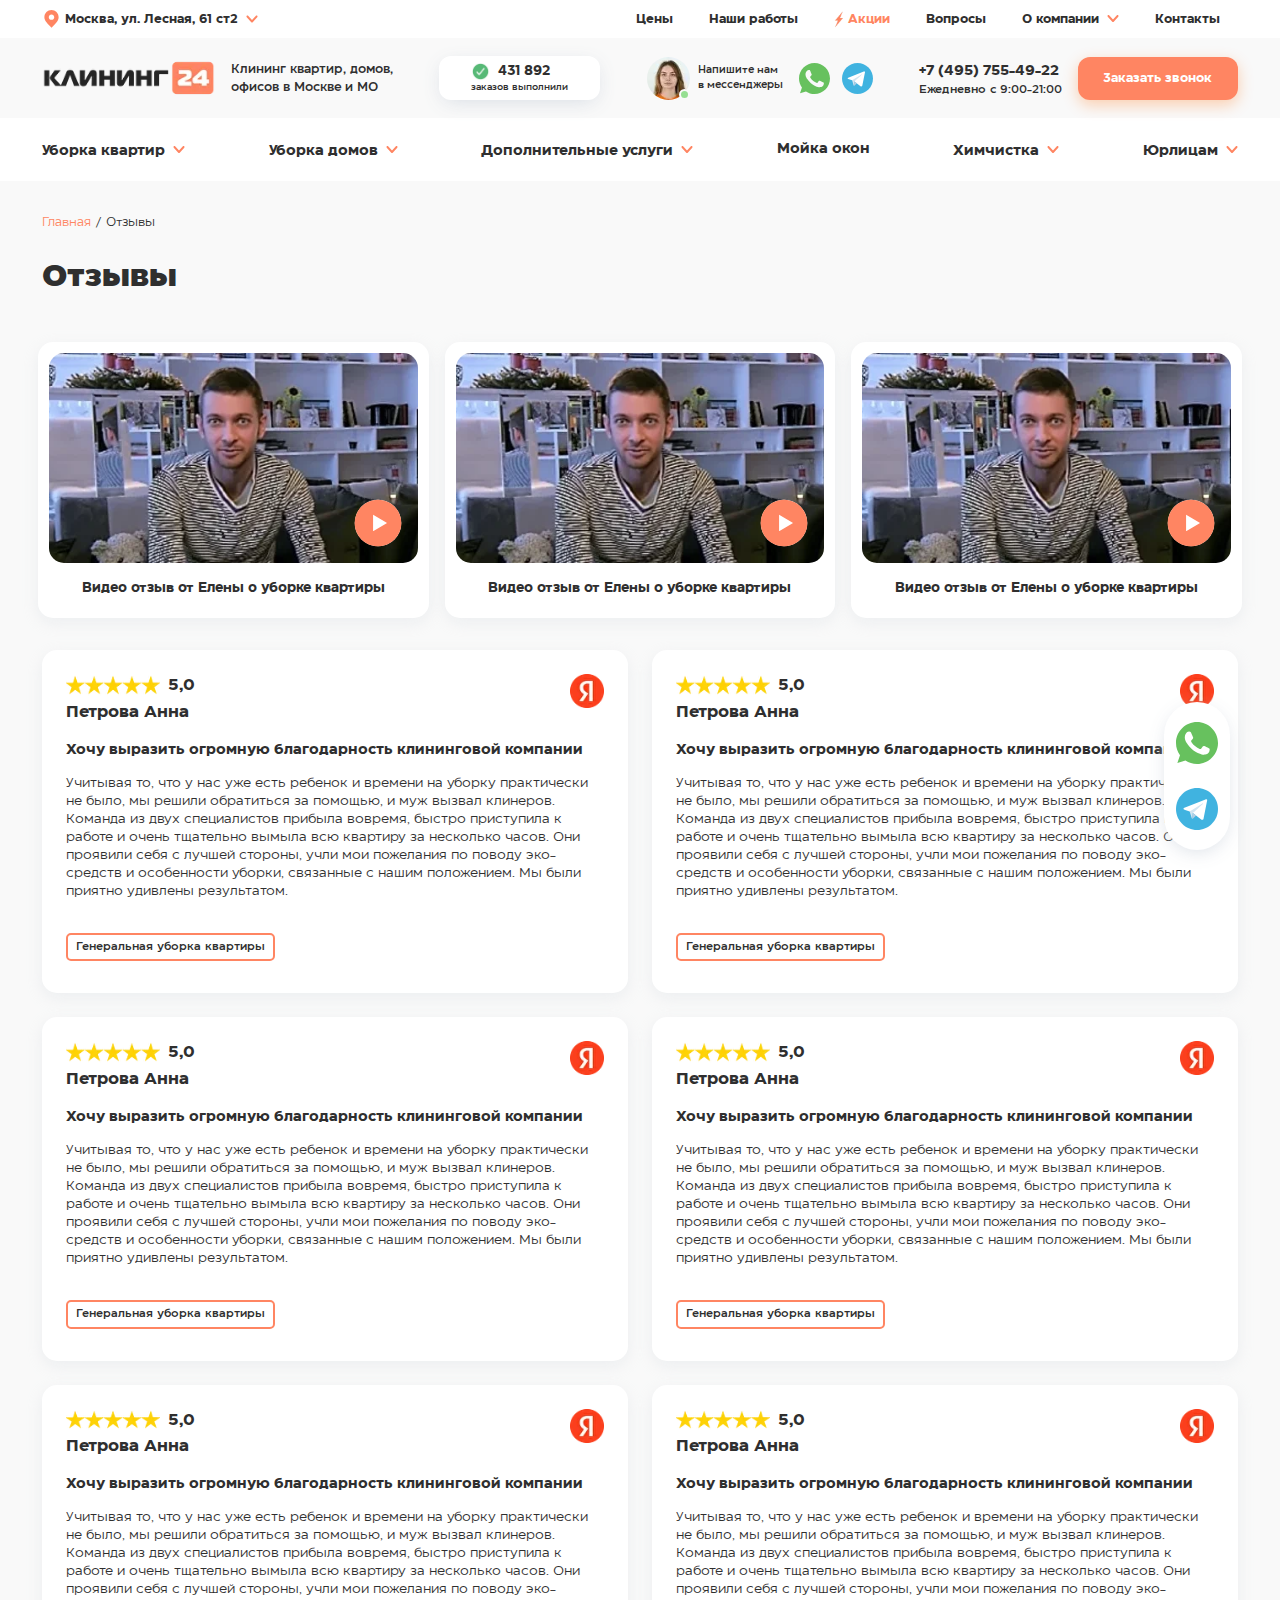
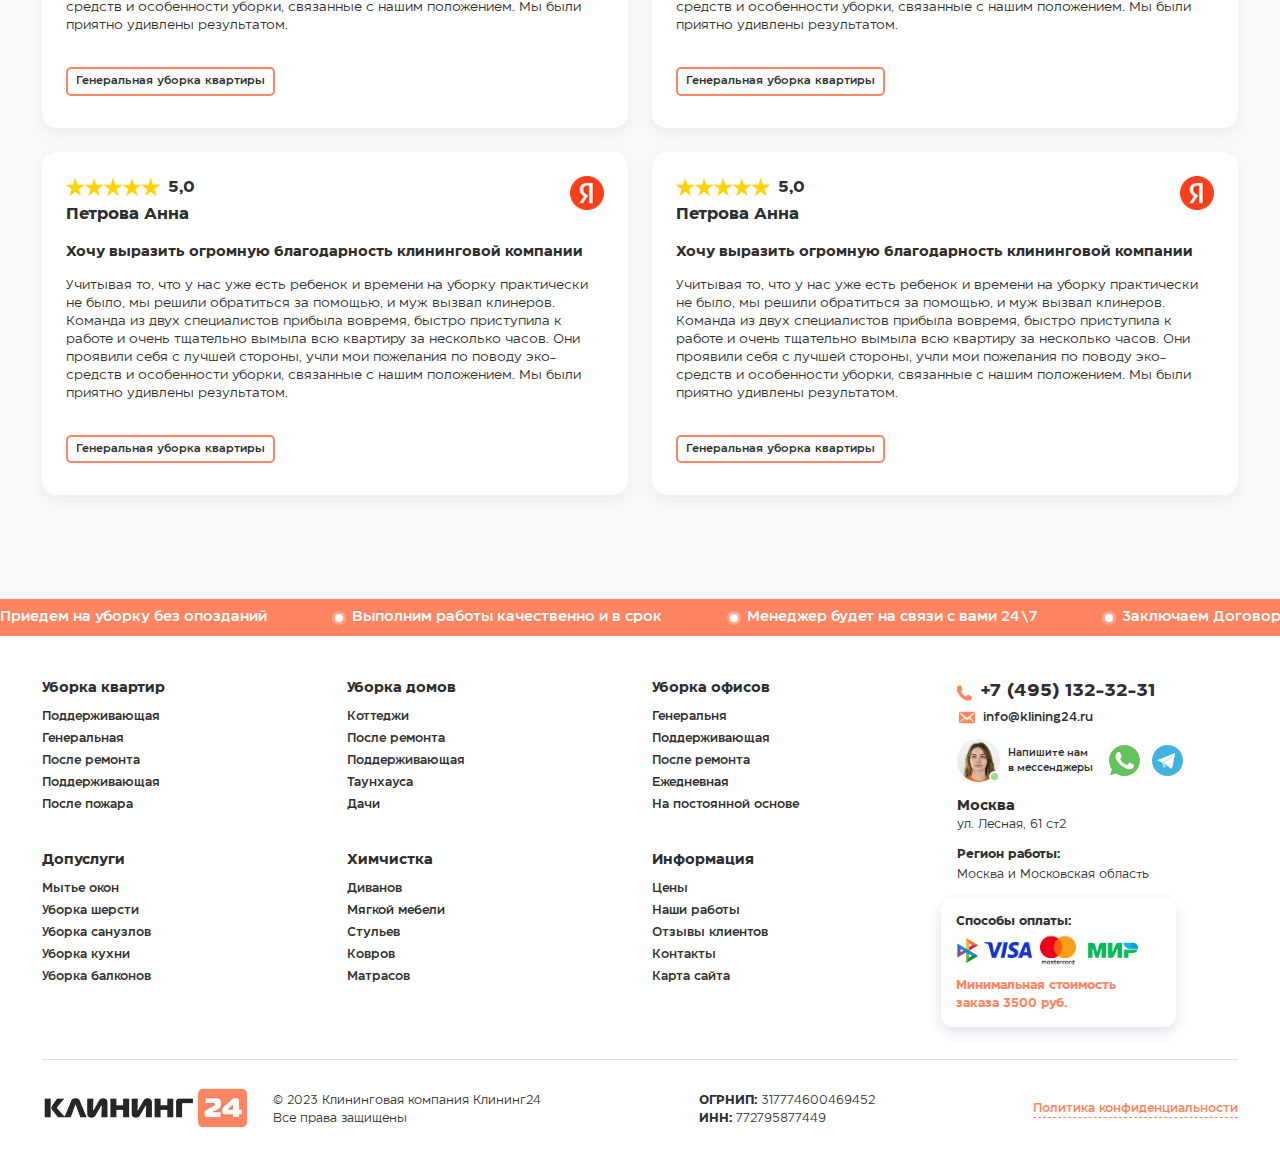
<file: reviews.html>
<!doctype html>
<html lang="en">
  <head>
    <meta charset="utf-8">
    <meta name="viewport" content="width=device-width, initial-scale=1">
    <meta name="format-detection" content="telephone=no">
    <title>Bootstrap demo</title>
    <link href="https://cdn.jsdelivr.net/npm/bootstrap@5.3.3/dist/css/bootstrap.min.css" rel="stylesheet" integrity="sha384-QWTKZyjpPEjISv5WaRU9OFeRpok6YctnYmDr5pNlyT2bRjXh0JMhjY6hW+ALEwIH" crossorigin="anonymous">
    <link rel="stylesheet" href="assets/css/slick.css">
    <link rel="stylesheet" href="assets/css/slick-theme.css">
    <link rel="stylesheet" href="assets/css/before-after.css">
    <link rel="stylesheet" href="style.css">
    <link rel="stylesheet" href="assets/css/reviews.css">
    <style>
        .banner {
            background: url(assets/img/services/services-banner.webp);
        }
        .questions-form-checkbox input:checked + .checkmark {
            background-color: transparent;
            background-image: url(assets/img/questions-form-check.webp);
            background-size: cover;
            background-position: center;
        }
        .main-slider-wrapper .slick-prev::before {
            background: url(assets/img/main-slider-prev.svg);
        }
        .main-slider-wrapper .slick-next::before {
            background: url(assets/img/main-slider-next.svg);
        }
        .sales-slider .slick-prev::before {
            background: url(assets/img/main-slider-prev.svg);
        }
        .sales-slider .slick-next::before {
            background: url(assets/img/main-slider-next.svg);
        }
        .reviews-slider .slick-prev::before {
            background: url(assets/img/main-slider-prev.svg);
        }
        .reviews-slider .slick-next::before {
            background: url(assets/img/main-slider-next.svg);
        }
        .reasons-section {
            background: url(assets/img/reasons-bg.webp);
        }
        .example-slider .handle:after {
            background-image: url(assets/img/example-slider-arrow.webp);
        }
        .tables__mark {
            background: url(assets/img/questions-form-check.webp) center no-repeat;
        }
        .tables__unMark {
            background: url(assets/img/unMark.svg) center no-repeat;
        }
        .custom-select-wrapper::after {
            background-image: url(assets/img/accordion-arrow.webp);
        }
    </style>
</head>
  <body>
    <div class="main-widjet">
        <div class="main-widjet-wrapper">
            <a href="#"><img src="assets/img/nav-whatsapp.svg" alt="whatsapp"></a>
            <a href="#"><img src="assets/img/nav-telegram.svg" alt="telegram"></a>
        </div>
    </div>
    <div class="mob-menu-burger" id="mob-menu-burger">
        <div class="mob-menu-burger-wrapper">
            <span></span>
            <span></span>
            <span></span>
        </div>
    </div>
    <div id="side-menu">
        <div class="close-btn-wrapper">
            <div id="closeButton">
                <div class="closeButton-icon">
                   <img src="assets/img/close-menu-btn.webp" alt="close">
                </div>
            </div>
        </div>
        <div class="side-menu-content">           
            <a href="services.html">Уборка квартир</a>
            <a href="#">Уборка домов</a>
            <a href="#">Дополнительные услуги</a>
            <a href="#">Мойка окон</a>
            <a href="#">Химчистка</a>
            <a href="#">Юрлицам</a>
            <a href="#">Цены</a>
            <a href="#">Наши работы</a>
            <a href="#">Акции</a>
            <a href="#">Вопросы</a>
            <a href="#">О компании</a>
            <a href="#">Контакты</a>
        </div>
    </div>  
    <div class="side-menu-filter"></div>

    <header>
        <nav class="navbar navbar-expand-lg top-nav">
        <div class="container">
            <a class="navbar-brand " href="#">
                <img src="assets/img/nav-pin.svg" alt="pin">
                Москва, ул. Лесная, 61 ст2
                <img style="width: 12px;height: 12px;margin-right: 0;margin-left: 8px;"
                src="assets/img/nav-dropdown-arrow.svg" 
                alt="arrow">
            </a>
            <div class="collapse navbar-collapse" id="navbarText">
            <div class="me-auto"></div>
            <ul class="navbar-nav">
                <li class="nav-item">
                    <a class="nav-link" aria-current="page" href="#">Цены</a>
                </li>
                <li class="nav-item">
                    <a class="nav-link" href="examples.html">Наши работы</a>
                </li>
                <li class="nav-item">
                    <a class="nav-link selected-nav-item" href="#"><img src="assets/img/nav-light.webp" alt="light">Акции</a>
                </li> 
                <li class="nav-item">
                <a class="nav-link" href="#">Вопросы</a>
                </li>
                <li class="nav-item">            
                <div class="bottom-nav-item bottom-nav-item5">
                    <a class="nav-link" href="#">
                        О компании
                        <img style="width: 12px;height: 12px;margin-right: 0;margin-left: 4px;transform: translateY(-1.5px);"
                        src="assets/img/nav-dropdown-arrow.svg" 
                        alt="arrow">
                    </a>
                    <div class="bottom-nav-dropdown bottom-nav-dropdown5">
                        <div class="bottom-nav-dropdown-items row">
                            <div class="col-12 bottom-nav-dropdown-list top-nav-dropdown">
                                <a href="#">Цены</a>
                                <a href="#">Наши работы</a>
                                <a href="#">Отзывы</a>
                                <a href="#">Акции</a>
                                <a href="#">FAQ</a>
                                <a href="#">Сертификаты</a>
                                <a href="#">Гарантии</a>
                                <a href="#">Вакансии</a>
                            </div>
                        </div>
                    </div>
                </div>
                </li>
                <li class="nav-item">
                <a class="nav-link" href="contact.html">Контакты</a>
                </li>
                </ul>
            </div>
        </div>
        </nav>
        <div class="mid-nav">
        <div class="container">
            <div class="mid-nav-wrapper">
                <div class="mid-nav__logo">
                    <a href="index.html"><img src="assets/img/nav-logo.png" alt="logo"></a>
                    <p>Клининг квартир, домов, <br> офисов в Москве и МО</p>
                </div>
                <div class="mid-nav__count-bar">
                    <div class="mid-nav__count-bar-wrapper">
                        <div class="mid-nav__count">
                            <img src="assets/img/nav-checkmark.webp" alt="checkmark">   
                            <p id="counter">100 000</p>                    
                        </div>
                        <p>заказов выполнили</p>
                    </div>                    
                </div>
                <div class="mid-nav__call">
                    <div class="mid-nav__call-img">
                        <img src="assets/img/operator.webp" alt="operator">
                        <div class="mid-nav__call-active"></div>
                    </div>
                    <p>Напишите нам <br> в мессенджеры</p>
                    <img src="assets/img/nav-whatsapp.svg" alt="whatsapp">
                    <img src="assets/img/nav-telegram.svg" alt="telegram">
                </div>
                <div class="mid-nav__phone">
                    <div class="mid-nav__phone-info">
                        <a href="#">+7 (495) 755-49-22</a>
                        <p>Ежедневно с 9:00-21:00</p>
                    </div>
                    <button class="btn mid-nav__phone-btn">Заказать звонок</button>
                </div>
            </div>
        </div>
        </div>
        <div class="bottom-nav">
        <div class="container">
            <div class="bottom-nav-wrapper">             
                <div class="bottom-nav-item bottom-nav-item1">
                    <a href="services.html" class="bottom-nav-link1">
                        Уборка квартир
                        <img style="width: 12px;height: 12px;margin-right: 0;margin-left: 4px;transform: translateY(-1.5px);"
                        src="assets/img/nav-dropdown-arrow.svg" 
                        alt="arrow">
                    </a>
                    <div class="bottom-nav-dropdown bottom-nav-dropdown1">
                        <div class="bottom-nav-dropdown-items row">
                            <div class="col-6 bottom-nav-dropdown-list">
                                <a href="#">Генеральная</a>
                                <a href="#">После ремонта</a>
                                <a href="#">Комплексная</a>
                                <a href="#">Ежедневная</a>
                                <a href="#">Поддерживающая</a>
                                <a href="#">Влажная</a>
                                <a href="#">Срочная уборка</a>
                                <a href="#">Еженедельная</a>
                                <a href="#">Два раза в неделю</a>
                                <a href="#">Три раза в неделю</a>
                                <a href="#">Эко уборка</a>
                                <a href="#">Запущенных квартир</a>
                                <a href="#">Однокомнатной</a>
                            </div>
                            <div class="col-6 bottom-nav-dropdown-list">
                                <a href="#">Двухкомнатной</a>
                                <a href="#">Трёхкомнатной</a>
                                <a href="#">Четырёхкомнатной</a>
                                <a href="#">VIP уборка</a>
                                <a href="#">Перед рождением</a>
                                <a href="#">После переезда</a>
                                <a href="#">После дезинфекции</a>
                                <a href="#">Перед заселением</a>
                                <a href="#">После аренды</a>
                                <a href="#">После потопа</a>
                                <a href="#">После пожара</a>
                                <a href="#">После смерти</a>
                                <a href="#">Элитных квартир</a>
                            </div>
                        </div>
                    </div>
                </div>

                <div class="bottom-nav-item bottom-nav-item2">
                    <a href="#" class="bottom-nav-link2">
                        Уборка домов
                        <img style="width: 12px;height: 12px;margin-right: 0;margin-left: 4px;transform: translateY(-1.5px);"
                        src="assets/img/nav-dropdown-arrow.svg" 
                        alt="arrow">
                    </a>
                    <div class="bottom-nav-dropdown bottom-nav-dropdown2">
                        <div class="bottom-nav-dropdown-items row">
                            <div class="col-12 bottom-nav-dropdown-list">
                                <a href="#">После ремонта</a>
                                <a href="#">Поддерживающая</a>
                                <a href="#">Коттеджей</a>
                                <a href="#">Таунхауса</a>
                                <a href="#">Дачи</a>
                            </div>
                        </div>
                    </div>
                </div>

                <div class="bottom-nav-item bottom-nav-item3">
                    <a href="#" class="bottom-nav-link3">
                        Дополнительные услуги
                        <img style="width: 12px;height: 12px;margin-right: 0;margin-left: 4px;transform: translateY(-1.5px);"
                        src="assets/img/nav-dropdown-arrow.svg" 
                        alt="arrow">
                    </a>
                    <div class="bottom-nav-dropdown bottom-nav-dropdown3">
                        <div class="bottom-nav-dropdown-items row">
                            <div class="col-12 bottom-nav-dropdown-list">
                                <a href="#">Мытье окон</a>
                                <a href="#">Уборка шерсти</a>
                                <a href="#">Уборка санузлов</a>
                                <a href="#">Уборка кухни</a>
                                <a href="#">Уборка балконов</a>
                            </div>
                        </div>
                    </div>
                </div>
                
                <a href="#" class="bottom-nav-link4">
                    Мойка окон
                </a>

                <div class="bottom-nav-item bottom-nav-item7">
                    <a href="#" class="bottom-nav-link7">
                        Химчистка
                        <img style="width: 12px;height: 12px;margin-right: 0;margin-left: 4px;transform: translateY(-1.5px);"
                        src="assets/img/nav-dropdown-arrow.svg" 
                        alt="arrow">
                    </a>
                    <div class="bottom-nav-dropdown bottom-nav-dropdown7">
                        <div class="bottom-nav-dropdown-items row">
                            <div class="col-12 bottom-nav-dropdown-list">
                                <a href="#">Диванов</a>
                                <a href="#">Мягкой мебели</a>
                                <a href="#">Стульев</a>
                                <a href="#">Ковров</a>
                                <a href="#">Матрасов</a>
                                <a href="#">Штор</a>
                            </div>
                        </div>
                    </div>
                </div>

                <div class="bottom-nav-item bottom-nav-item6">
                    <a href="#" class="bottom-nav-link6">
                        Юрлицам
                        <img style="width: 12px;height: 12px;margin-right: 0;margin-left: 4px;transform: translateY(-1.5px);"
                        src="assets/img/nav-dropdown-arrow.svg" 
                        alt="arrow">
                    </a>
                    <div class="bottom-nav-dropdown bottom-nav-dropdown6">
                        <div class="bottom-nav-dropdown-items row" style="padding-bottom: 32px;justify-content: center;">
                            <div class="col-3 bottom-nav-dropdown-list" style="width: fit-content;padding-right: 64px;">
                                <a href="#" class="bottom-nav-dropdown-list-strong">Уборка офисов</a>
                                <a href="#">Генеральная</a>
                                <a href="#">После ремонта</a>
                                <a href="#">Поддерживающая</a>
                                <a href="#">На постоянной основе</a>
                                <a href="#">Ежедневная</a>
                                <a href="#">Утренняя</a>
                                <a href="#">Вечерняя</a>
                                <a href="#">Разовая уборка</a>
                                <a href="#">Влажная уборка</a>
                                <a href="#">Мытье окон в офисе</a>
                                <a href="#">Химчистка мебели</a>
                                <a href="#">Дезинфекция</a>
                            </div>
                            <div class="col-3 bottom-nav-dropdown-list" style="padding-left: 32px;">
                                <a href="#" class="bottom-nav-dropdown-list-strong">Уборка помещений</a>
                                <a href="#">Дезинфекция</a>
                                <a href="#">Салонов красоты</a>
                                <a href="#">На мероприятиях</a>
                                <a href="#">Торговых центров</a>
                                <a href="#">Паркинга</a>
                                <a href="#">Школ</a>
                                <a href="#">Детских садов и ДОУ</a>
                                <a href="#">Ресторанов и кафе</a>
                                <a href="#">Влажная уборка</a>
                                <a href="#">Магазинов</a>
                                <a href="#">Гостиниц и отелей</a>
                            </div>
                            <div class="col-3 bottom-nav-dropdown-list nav-dropdown-list-padding">
                                <a href="#">Производственных помещений</a>
                                <a href="#">Учебных заведений</a>
                                <a href="#">Фитнес клубов</a>
                                <a href="#">Служебных помещений</a>
                                <a href="#">Бизнес-центров</a>
                                <a href="#">Автосалонов</a>
                                <a href="#">Бани и сауны</a>
                                <a href="#">Медицинских учреждений</a>
                                <a href="#">Складских помещений</a>
                                <a href="#">Подъездов домов</a>
                                <a href="#">Нежилых</a>
                            </div>
                            <div class="col-3 bottom-nav-dropdown-list" style="padding-left: 32px;">
                                <a href="#" class="bottom-nav-dropdown-list-strong">Дополнительно</a>
                                <a href="#">Покос травы</a>
                                <a href="#">Промышленный альпинизм</a>
                                <a href="#">Мойка витрин</a>
                                <a href="#">Мойка вывесок</a>
                                <a href="#">Мойка фасадов</a>
                                <a href="#">Уборка снега</a>
                                <a href="#">Уборка бассейнов</a>
                                <a href="#">Прилегающей территории</a>
                                <a href="#">Механизированная уборка</a>
                                <a href="#">Химчистка автомобилей</a>
                            </div>
                        </div>
                    </div>
                </div>               
            </div>
        </div>
        </div>
    </header>

    <main>
        <div class="container">
            <div class="banner-breadcrumb">
                <p><a href="index.html">Главная</a> / Отзывы</p>
            </div>
        </div>

        <div class="mobile-nav">
            <div class="container">
                <div class="mobile-nav-wrapper row">
                    <div class="col-sm-9 col-11">
                        <div class="mobile-nav-items-wrapper mobile-nav-items-wrapper-low">
                            <img src="assets/img/nav-logo.png" alt="logo">
                            <a href="#">+7 (495) 755-49-22</a>
                        </div>
                    </div>
                </div>
            </div>
        </div>

        <div class="reviews__page-content">
            <div class="container">
                <h1 class="standart-page-title">Отзывы</h1>
                <section class="reviews-section">                          
                    <div class="reviews-videos-wrapper row">
                        <div class="col-lg-4">
                            <div class="reviews-video-item">
                                <div class="reviews-video" style="background: url(assets/img/reviews-video-bg.webp);">
                                        <img class="reviews-video-start" src="assets/img/reviews-start.svg" alt="start">
                                </div>
                                <div class="reviews-video-title">Видео отзыв от Елены о уборке квартиры</div>
                            </div>
                        </div>
                        <div class="col-lg-4">
                            <div class="reviews-video-item">
                                <div class="reviews-video" style="background: url(assets/img/reviews-video-bg.webp);">
                                        <img class="reviews-video-start" src="assets/img/reviews-start.svg" alt="start">
                                </div>
                                <div class="reviews-video-title">Видео отзыв от Елены о уборке квартиры</div>
                            </div>
                        </div>
                        <div class="col-lg-4">
                            <div class="reviews-video-item">
                                <div class="reviews-video" style="background: url(assets/img/reviews-video-bg.webp);">
                                        <img class="reviews-video-start" src="assets/img/reviews-start.svg" alt="start">
                                </div>
                                <div class="reviews-video-title">Видео отзыв от Елены о уборке квартиры</div>
                            </div>
                        </div>
                    </div>
                    <div class="reviews__page-items row">
                        <div class="col-xl-6 col-12">
                            <div class="reviews-slide">
                                <img style="width: 34px;"
                                src="assets/img/yandex-slider.webp"
                                alt="yandex"
                                class="reviews-slide-logo">
                                <div class="reviews-slide-rate">
                                    <img src="assets/img/reviews-slider-stars.webp" alt="stars">
                                    <p>5,0</p>
                                </div>
                                <h5>Петрова Анна</h5>
                                <h6>Хочу выразить огромную благодарность клининговой компании</h6>
                                <p>Учитывая то, что у нас уже есть ребенок и времени на уборку практически не было, мы решили обратиться за помощью, и муж вызвал клинеров. Команда из двух специалистов прибыла вовремя, быстро приступила к работе и очень тщательно вымыла всю квартиру за несколько часов. Они проявили себя с лучшей стороны, учли мои пожелания по поводу эко-средств и особенности уборки, связанные с нашим положением. Мы были приятно удивлены результатом.</p>
                                <div class="reviews-slide-alert">
                                    <a href="#">Генеральная уборка квартиры</a>
                                </div>
                            </div>
                        </div>
                        <div class="col-xl-6 col-12">
                            <div class="reviews-slide">
                                <img style="width: 34px;"
                                src="assets/img/yandex-slider.webp"
                                alt="yandex"
                                class="reviews-slide-logo">
                                <div class="reviews-slide-rate">
                                    <img src="assets/img/reviews-slider-stars.webp" alt="stars">
                                    <p>5,0</p>
                                </div>
                                <h5>Петрова Анна</h5>
                                <h6>Хочу выразить огромную благодарность клининговой компании</h6>
                                <p>Учитывая то, что у нас уже есть ребенок и времени на уборку практически не было, мы решили обратиться за помощью, и муж вызвал клинеров. Команда из двух специалистов прибыла вовремя, быстро приступила к работе и очень тщательно вымыла всю квартиру за несколько часов. Они проявили себя с лучшей стороны, учли мои пожелания по поводу эко-средств и особенности уборки, связанные с нашим положением. Мы были приятно удивлены результатом.</p>
                                <div class="reviews-slide-alert">
                                    <a href="#">Генеральная уборка квартиры</a>
                                </div>
                            </div>
                        </div>
                        <div class="col-xl-6 col-12">
                            <div class="reviews-slide">
                                <img style="width: 34px;"
                                src="assets/img/yandex-slider.webp"
                                alt="yandex"
                                class="reviews-slide-logo">
                                <div class="reviews-slide-rate">
                                    <img src="assets/img/reviews-slider-stars.webp" alt="stars">
                                    <p>5,0</p>
                                </div>
                                <h5>Петрова Анна</h5>
                                <h6>Хочу выразить огромную благодарность клининговой компании</h6>
                                <p>Учитывая то, что у нас уже есть ребенок и времени на уборку практически не было, мы решили обратиться за помощью, и муж вызвал клинеров. Команда из двух специалистов прибыла вовремя, быстро приступила к работе и очень тщательно вымыла всю квартиру за несколько часов. Они проявили себя с лучшей стороны, учли мои пожелания по поводу эко-средств и особенности уборки, связанные с нашим положением. Мы были приятно удивлены результатом.</p>
                                <div class="reviews-slide-alert">
                                    <a href="#">Генеральная уборка квартиры</a>
                                </div>
                            </div>
                        </div>
                        <div class="col-xl-6 col-12">
                            <div class="reviews-slide">
                                <img style="width: 34px;"
                                src="assets/img/yandex-slider.webp"
                                alt="yandex"
                                class="reviews-slide-logo">
                                <div class="reviews-slide-rate">
                                    <img src="assets/img/reviews-slider-stars.webp" alt="stars">
                                    <p>5,0</p>
                                </div>
                                <h5>Петрова Анна</h5>
                                <h6>Хочу выразить огромную благодарность клининговой компании</h6>
                                <p>Учитывая то, что у нас уже есть ребенок и времени на уборку практически не было, мы решили обратиться за помощью, и муж вызвал клинеров. Команда из двух специалистов прибыла вовремя, быстро приступила к работе и очень тщательно вымыла всю квартиру за несколько часов. Они проявили себя с лучшей стороны, учли мои пожелания по поводу эко-средств и особенности уборки, связанные с нашим положением. Мы были приятно удивлены результатом.</p>
                                <div class="reviews-slide-alert">
                                    <a href="#">Генеральная уборка квартиры</a>
                                </div>
                            </div>
                        </div>
                        <div class="col-xl-6 col-12">
                            <div class="reviews-slide">
                                <img style="width: 34px;"
                                src="assets/img/yandex-slider.webp"
                                alt="yandex"
                                class="reviews-slide-logo">
                                <div class="reviews-slide-rate">
                                    <img src="assets/img/reviews-slider-stars.webp" alt="stars">
                                    <p>5,0</p>
                                </div>
                                <h5>Петрова Анна</h5>
                                <h6>Хочу выразить огромную благодарность клининговой компании</h6>
                                <p>Учитывая то, что у нас уже есть ребенок и времени на уборку практически не было, мы решили обратиться за помощью, и муж вызвал клинеров. Команда из двух специалистов прибыла вовремя, быстро приступила к работе и очень тщательно вымыла всю квартиру за несколько часов. Они проявили себя с лучшей стороны, учли мои пожелания по поводу эко-средств и особенности уборки, связанные с нашим положением. Мы были приятно удивлены результатом.</p>
                                <div class="reviews-slide-alert">
                                    <a href="#">Генеральная уборка квартиры</a>
                                </div>
                            </div>
                        </div>
                        <div class="col-xl-6 col-12">
                            <div class="reviews-slide">
                                <img style="width: 34px;"
                                src="assets/img/yandex-slider.webp"
                                alt="yandex"
                                class="reviews-slide-logo">
                                <div class="reviews-slide-rate">
                                    <img src="assets/img/reviews-slider-stars.webp" alt="stars">
                                    <p>5,0</p>
                                </div>
                                <h5>Петрова Анна</h5>
                                <h6>Хочу выразить огромную благодарность клининговой компании</h6>
                                <p>Учитывая то, что у нас уже есть ребенок и времени на уборку практически не было, мы решили обратиться за помощью, и муж вызвал клинеров. Команда из двух специалистов прибыла вовремя, быстро приступила к работе и очень тщательно вымыла всю квартиру за несколько часов. Они проявили себя с лучшей стороны, учли мои пожелания по поводу эко-средств и особенности уборки, связанные с нашим положением. Мы были приятно удивлены результатом.</p>
                                <div class="reviews-slide-alert">
                                    <a href="#">Генеральная уборка квартиры</a>
                                </div>
                            </div>
                        </div>
                        <div class="col-xl-6 col-12">
                            <div class="reviews-slide">
                                <img style="width: 34px;"
                                src="assets/img/yandex-slider.webp"
                                alt="yandex"
                                class="reviews-slide-logo">
                                <div class="reviews-slide-rate">
                                    <img src="assets/img/reviews-slider-stars.webp" alt="stars">
                                    <p>5,0</p>
                                </div>
                                <h5>Петрова Анна</h5>
                                <h6>Хочу выразить огромную благодарность клининговой компании</h6>
                                <p>Учитывая то, что у нас уже есть ребенок и времени на уборку практически не было, мы решили обратиться за помощью, и муж вызвал клинеров. Команда из двух специалистов прибыла вовремя, быстро приступила к работе и очень тщательно вымыла всю квартиру за несколько часов. Они проявили себя с лучшей стороны, учли мои пожелания по поводу эко-средств и особенности уборки, связанные с нашим положением. Мы были приятно удивлены результатом.</p>
                                <div class="reviews-slide-alert">
                                    <a href="#">Генеральная уборка квартиры</a>
                                </div>
                            </div>
                        </div>
                        <div class="col-xl-6 col-12">
                            <div class="reviews-slide">
                                <img style="width: 34px;"
                                src="assets/img/yandex-slider.webp"
                                alt="yandex"
                                class="reviews-slide-logo">
                                <div class="reviews-slide-rate">
                                    <img src="assets/img/reviews-slider-stars.webp" alt="stars">
                                    <p>5,0</p>
                                </div>
                                <h5>Петрова Анна</h5>
                                <h6>Хочу выразить огромную благодарность клининговой компании</h6>
                                <p>Учитывая то, что у нас уже есть ребенок и времени на уборку практически не было, мы решили обратиться за помощью, и муж вызвал клинеров. Команда из двух специалистов прибыла вовремя, быстро приступила к работе и очень тщательно вымыла всю квартиру за несколько часов. Они проявили себя с лучшей стороны, учли мои пожелания по поводу эко-средств и особенности уборки, связанные с нашим положением. Мы были приятно удивлены результатом.</p>
                                <div class="reviews-slide-alert">
                                    <a href="#">Генеральная уборка квартиры</a>
                                </div>
                            </div>
                        </div>
                    </div>          
                </section>
            </div>
        </div>

    </main>

    <footer>
        <div class="banner-row">
            <div class="marquee">
                <div class="marquee-content">
                    <div class="marquee-item">
                        Приедем на уборку без опозданий
                    </div>
                    <div class="marquee-item">
                        Выполним работы качественно и в срок
                    </div>
                    <div class="marquee-item">
                        Менеджер будет на связи с вами 24\7
                    </div>
                    <div class="marquee-item">
                        Заключаем Договор
                    </div>
                    <div class="marquee-item">
                        Дарим сертификат на последующие уборки
                    </div>
                    <div class="marquee-item">
                        Используем профессиональное оборудование
                    </div>
                    <div class="marquee-item">
                        Приедем на уборку без опозданий
                    </div>
                    <div class="marquee-item">
                        Выполним работы качественно и в срок
                    </div>
                    <div class="marquee-item">
                        Менеджер будет на связи с вами 24\7
                    </div>
                    <div class="marquee-item">
                        Заключаем Договор
                    </div>
                    <div class="marquee-item">
                        Дарим сертификат на последующие уборки
                    </div>
                    <div class="marquee-item">
                        Используем профессиональное оборудование
                    </div>
                </div>
            </div>
        </div>
        <div class="container">
            <div class="footer-content">
                <div class="footer-main-wrapper row">
                    <div class="footer-links col-lg-9 col-12">
                        <div class="footer-links-wrapper row">
                            <div class="col-6 col-sm-4">
                                <div class="footer-links-list">
                                    <p>Уборка квартир</p>
                                    <a href="#">Поддерживающая</a>
                                    <a href="#">Генеральная</a>
                                    <a href="#">После ремонта</a>
                                    <a href="#">Поддерживающая</a>
                                    <a href="#">После пожара</a>
                                </div>
                            </div>
                            <div class="col-6 col-sm-4">
                                <div class="footer-links-list">
                                    <p>Уборка домов</p>
                                    <a href="#">Коттеджи</a>
                                    <a href="#">После ремонта</a>
                                    <a href="#">Поддерживающая</a>
                                    <a href="#">Таунхауса</a>
                                    <a href="#">Дачи</a>
                                </div>
                            </div>
                            <div class="col-6 col-sm-4">
                                <div class="footer-links-list">
                                    <p>Уборка офисов</p>
                                    <a href="#">Генеральня</a>
                                    <a href="#">Поддерживающая</a>
                                    <a href="#">После ремонта</a>
                                    <a href="#">Ежедневная</a>
                                    <a href="#">На постоянной основе</a>
                                </div>
                            </div>
                            <div class="col-6 col-sm-4">
                                <div class="footer-links-list">
                                    <p>Допуслуги</p>
                                    <a href="#">Мытье окон</a>
                                    <a href="#">Уборка шерсти</a>
                                    <a href="#">Уборка санузлов</a>
                                    <a href="#">Уборка кухни</a>
                                    <a href="#">Уборка балконов</a>
                                </div>
                            </div>
                            <div class="col-6 col-sm-4">
                                <div class="footer-links-list">
                                    <p>Химчистка</p>
                                    <a href="#">Диванов</a>
                                    <a href="#">Мягкой мебели</a>
                                    <a href="#">Стульев</a>
                                    <a href="#">Ковров</a>
                                    <a href="#">Матрасов</a>
                                </div>
                            </div>
                            <div class="col-6 col-sm-4">
                                <div class="footer-links-list">
                                    <p>Информация</p>
                                    <a href="#">Цены</a>
                                    <a href="#">Наши работы</a>
                                    <a href="#">Отзывы клиентов</a>
                                    <a href="#">Контакты</a>
                                    <a href="#">Карта сайта</a>
                                </div>
                            </div>
                        </div>
                    </div>
                    <div class="footer-contacts col-lg-3 col-12">
                        <div class="footer-contacts__phone">
                            <img src="assets/img/footer-phone.webp" alt="phone">
                            <p>+7 (495) 132-32-31</p>
                        </div>
                        <div class="footer-contacts__mail">
                            <img src="assets/img/footer-mail.webp" alt="mail">
                            <p>info@klining24.ru</p>
                        </div>
                        <div class="mid-nav__call">
                            <div class="footer-mid-nav__call">
                                <div class="mid-nav__call-img">
                                    <img src="assets/img/operator.webp" alt="operator">
                                    <div class="mid-nav__call-active"></div>
                                </div>
                                <p>Напишите нам <br> в мессенджеры</p>
                            </div>
                            <img src="assets/img/nav-whatsapp.svg" alt="whatsapp">
                            <img src="assets/img/nav-telegram.svg" alt="telegram">
                        </div>
                        <div class="footer-city">
                            <h5>Москва</h5>
                            <p>ул. Лесная, 61 ст2</p>
                            <strong>Регион работы:</strong>
                            <p>Москва и Московская область</p>        
                        </div>
                        <div class="footer-pay-bar">
                            <h6>Способы оплаты:</h6>
                            <div class="footer-pay-bar-images">
                                <img src="assets/img/footer-pay4.webp" alt="pay">
                                <img src="assets/img/footer-pay.webp" alt="pay">
                                <img src="assets/img/footer-pay2.webp" alt="pay">
                                <img src="assets/img/footer-pay3.webp" alt="pay">
                            </div>
                            <p>Минимальная стоимость <br>
                                заказа 3500 руб.</p>
                        </div>
                    </div>
                </div>
                <div class="footer-lower-wrapper">
                    <div class="footer-logo-wrapper">
                        <img src="assets/img/nav-logo.png" alt="logo">
                        <p>© 2023 Клининговая компания Клининг24 <br> Все права защищены</p>
                    </div>
                    <div class="footer-lower-numbers">
                        <p><strong>ОГРНИП:</strong> 317774600469452</p>
                        <p><strong>ИНН:</strong> 772795877449</p>
                    </div>
                    <a href="#" class="footer-policy">Политика конфиденциальности</a>
                </div>
            </div>
        </div>
    </footer>


    <script src="https://cdn.jsdelivr.net/npm/@popperjs/core@2.11.8/dist/umd/popper.min.js" integrity="sha384-I7E8VVD/ismYTF4hNIPjVp/Zjvgyol6VFvRkX/vR+Vc4jQkC+hVqc2pM8ODewa9r" crossorigin="anonymous"></script>
    <script src="https://cdn.jsdelivr.net/npm/bootstrap@5.3.3/dist/js/bootstrap.min.js" integrity="sha384-0pUGZvbkm6XF6gxjEnlmuGrJXVbNuzT9qBBavbLwCsOGabYfZo0T0to5eqruptLy" crossorigin="anonymous"></script>
    <script src="https://ajax.googleapis.com/ajax/libs/jquery/3.7.1/jquery.min.js"></script>
    <script src="assets/js/accordion.js"></script>
    <script src="assets/js/slick.min.js"></script>
    <script src="assets/js/sliders.js"></script>
    <script src="assets/js/before-after.min.js"></script>
    <script src="assets/js/examples.js"></script>
    <script src="assets/js/side-menu.js"></script>
    <script src="assets/js/counter.js"></script>
    <script src="assets/js/service-page.js"></script>
</body>
</html>
</file>
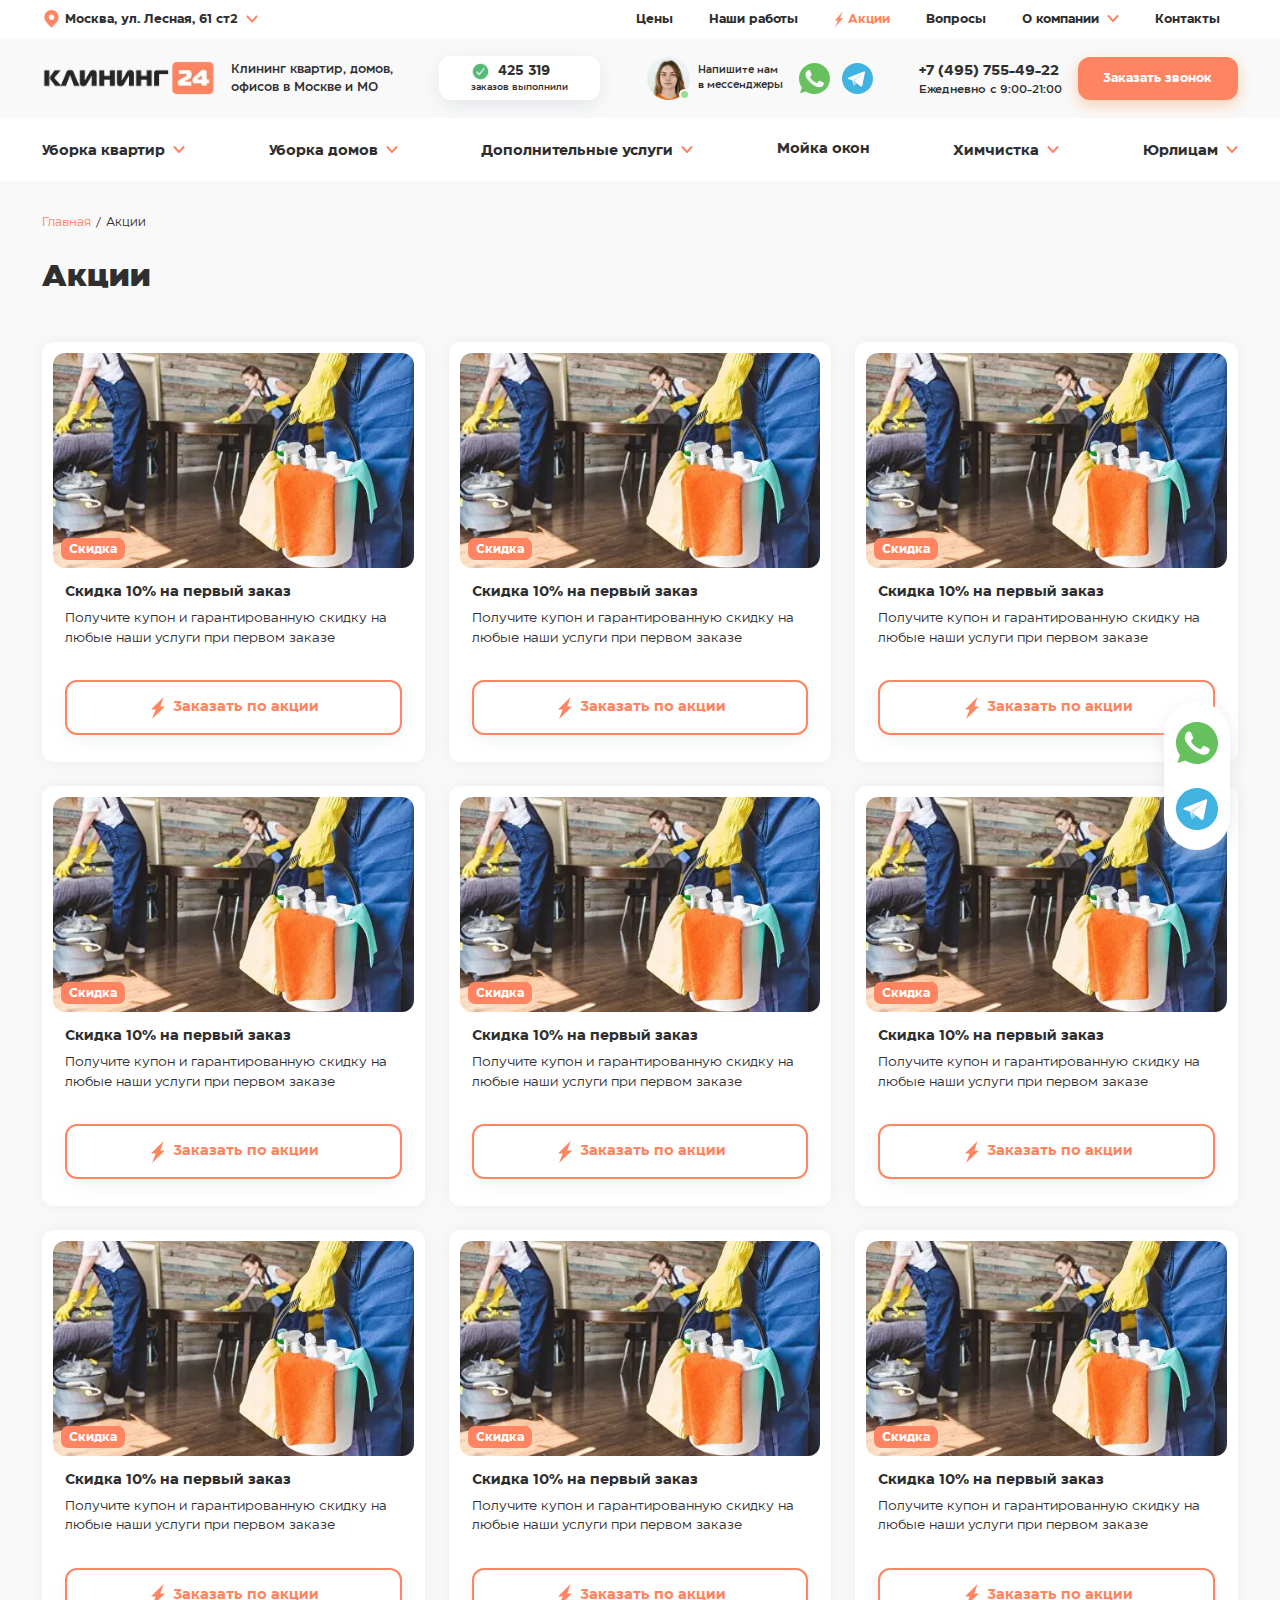
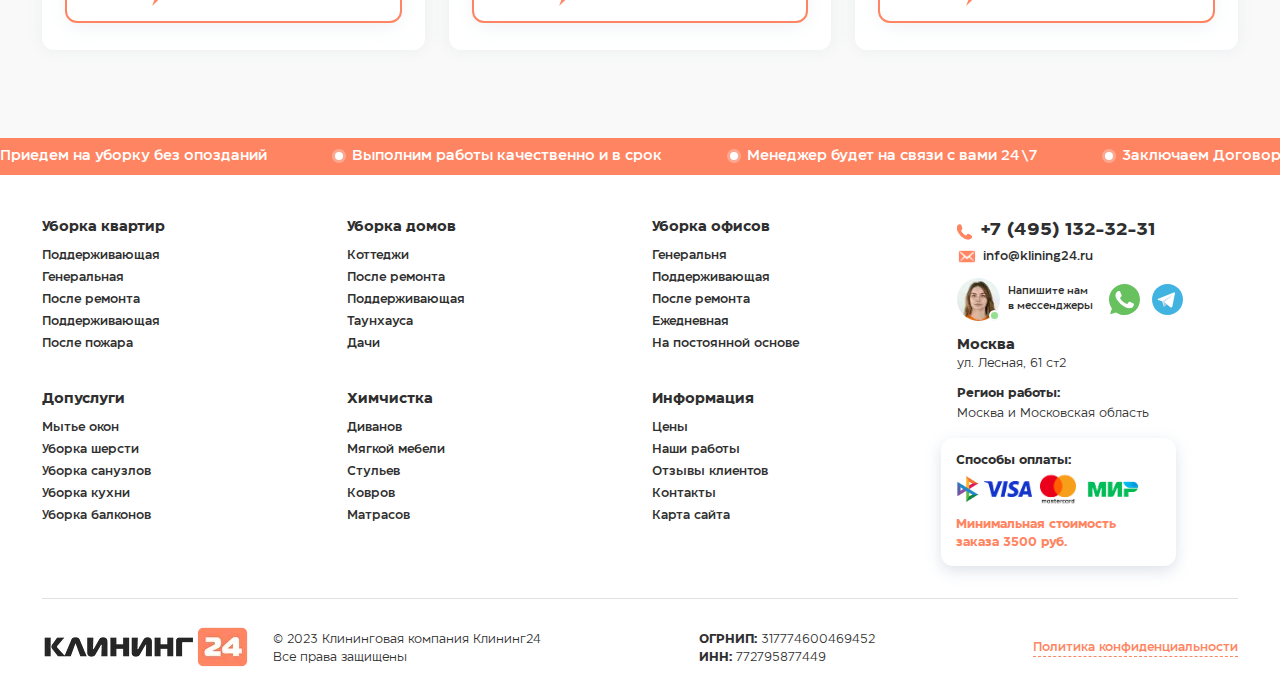
<file: sales.html>
<!doctype html>
<html lang="en">
  <head>
    <meta charset="utf-8">
    <meta name="viewport" content="width=device-width, initial-scale=1">
    <meta name="format-detection" content="telephone=no">
    <title>Bootstrap demo</title>
    <link href="https://cdn.jsdelivr.net/npm/bootstrap@5.3.3/dist/css/bootstrap.min.css" rel="stylesheet" integrity="sha384-QWTKZyjpPEjISv5WaRU9OFeRpok6YctnYmDr5pNlyT2bRjXh0JMhjY6hW+ALEwIH" crossorigin="anonymous">
    <link rel="stylesheet" href="assets/css/slick.css">
    <link rel="stylesheet" href="assets/css/slick-theme.css">
    <link rel="stylesheet" href="assets/css/before-after.css">
    <link rel="stylesheet" href="style.css">
    <link rel="stylesheet" href="assets/css/sales.css">
    <style>
        .banner {
            background: url(assets/img/services/services-banner.webp);
        }
        .questions-form-checkbox input:checked + .checkmark {
            background-color: transparent;
            background-image: url(assets/img/questions-form-check.webp);
            background-size: cover;
            background-position: center;
        }
        .main-slider-wrapper .slick-prev::before {
            background: url(assets/img/main-slider-prev.svg);
        }
        .main-slider-wrapper .slick-next::before {
            background: url(assets/img/main-slider-next.svg);
        }
        .sales-slider .slick-prev::before {
            background: url(assets/img/main-slider-prev.svg);
        }
        .sales-slider .slick-next::before {
            background: url(assets/img/main-slider-next.svg);
        }
        .reviews-slider .slick-prev::before {
            background: url(assets/img/main-slider-prev.svg);
        }
        .reviews-slider .slick-next::before {
            background: url(assets/img/main-slider-next.svg);
        }
        .reasons-section {
            background: url(assets/img/reasons-bg.webp);
        }
        .example-slider .handle:after {
            background-image: url(assets/img/example-slider-arrow.webp);
        }
        .tables__mark {
            background: url(assets/img/questions-form-check.webp) center no-repeat;
        }
        .tables__unMark {
            background: url(assets/img/unMark.svg) center no-repeat;
        }
        .custom-select-wrapper::after {
            background-image: url(assets/img/accordion-arrow.webp);
        }
    </style>
</head>
  <body>
    <div class="main-widjet">
        <div class="main-widjet-wrapper">
            <a href="#"><img src="assets/img/nav-whatsapp.svg" alt="whatsapp"></a>
            <a href="#"><img src="assets/img/nav-telegram.svg" alt="telegram"></a>
        </div>
    </div>
    <div class="mob-menu-burger" id="mob-menu-burger">
        <div class="mob-menu-burger-wrapper">
            <span></span>
            <span></span>
            <span></span>
        </div>
    </div>
    <div id="side-menu">
        <div class="close-btn-wrapper">
            <div id="closeButton">
                <div class="closeButton-icon">
                   <img src="assets/img/close-menu-btn.webp" alt="close">
                </div>
            </div>
        </div>
        <div class="side-menu-content">           
            <a href="services.html">Уборка квартир</a>
            <a href="#">Уборка домов</a>
            <a href="#">Дополнительные услуги</a>
            <a href="#">Мойка окон</a>
            <a href="#">Химчистка</a>
            <a href="#">Юрлицам</a>
            <a href="#">Цены</a>
            <a href="#">Наши работы</a>
            <a href="#">Акции</a>
            <a href="#">Вопросы</a>
            <a href="#">О компании</a>
            <a href="#">Контакты</a>
        </div>
    </div>  
    <div class="side-menu-filter"></div>

    <header>
        <nav class="navbar navbar-expand-lg top-nav">
        <div class="container">
            <a class="navbar-brand " href="#">
                <img src="assets/img/nav-pin.svg" alt="pin">
                Москва, ул. Лесная, 61 ст2
                <img style="width: 12px;height: 12px;margin-right: 0;margin-left: 8px;"
                src="assets/img/nav-dropdown-arrow.svg" 
                alt="arrow">
            </a>
            <div class="collapse navbar-collapse" id="navbarText">
            <div class="me-auto"></div>
            <ul class="navbar-nav">
                <li class="nav-item">
                    <a class="nav-link" aria-current="page" href="#">Цены</a>
                </li>
                <li class="nav-item">
                    <a class="nav-link" href="examples.html">Наши работы</a>
                </li>
                <li class="nav-item">
                    <a class="nav-link selected-nav-item" href="#"><img src="assets/img/nav-light.webp" alt="light">Акции</a>
                </li> 
                <li class="nav-item">
                <a class="nav-link" href="#">Вопросы</a>
                </li>
                <li class="nav-item">            
                <div class="bottom-nav-item bottom-nav-item5">
                    <a class="nav-link" href="#">
                        О компании
                        <img style="width: 12px;height: 12px;margin-right: 0;margin-left: 4px;transform: translateY(-1.5px);"
                        src="assets/img/nav-dropdown-arrow.svg" 
                        alt="arrow">
                    </a>
                    <div class="bottom-nav-dropdown bottom-nav-dropdown5">
                        <div class="bottom-nav-dropdown-items row">
                            <div class="col-12 bottom-nav-dropdown-list top-nav-dropdown">
                                <a href="#">Цены</a>
                                <a href="#">Наши работы</a>
                                <a href="#">Отзывы</a>
                                <a href="#">Акции</a>
                                <a href="#">FAQ</a>
                                <a href="#">Сертификаты</a>
                                <a href="#">Гарантии</a>
                                <a href="#">Вакансии</a>
                            </div>
                        </div>
                    </div>
                </div>
                </li>
                <li class="nav-item">
                <a class="nav-link" href="contact.html">Контакты</a>
                </li>
                </ul>
            </div>
        </div>
        </nav>
        <div class="mid-nav">
        <div class="container">
            <div class="mid-nav-wrapper">
                <div class="mid-nav__logo">
                    <a href="index.html"><img src="assets/img/nav-logo.png" alt="logo"></a>
                    <p>Клининг квартир, домов, <br> офисов в Москве и МО</p>
                </div>
                <div class="mid-nav__count-bar">
                    <div class="mid-nav__count-bar-wrapper">
                        <div class="mid-nav__count">
                            <img src="assets/img/nav-checkmark.webp" alt="checkmark">   
                            <p id="counter">100 000</p>                    
                        </div>
                        <p>заказов выполнили</p>
                    </div>                    
                </div>
                <div class="mid-nav__call">
                    <div class="mid-nav__call-img">
                        <img src="assets/img/operator.webp" alt="operator">
                        <div class="mid-nav__call-active"></div>
                    </div>
                    <p>Напишите нам <br> в мессенджеры</p>
                    <img src="assets/img/nav-whatsapp.svg" alt="whatsapp">
                    <img src="assets/img/nav-telegram.svg" alt="telegram">
                </div>
                <div class="mid-nav__phone">
                    <div class="mid-nav__phone-info">
                        <a href="#">+7 (495) 755-49-22</a>
                        <p>Ежедневно с 9:00-21:00</p>
                    </div>
                    <button class="btn mid-nav__phone-btn">Заказать звонок</button>
                </div>
            </div>
        </div>
        </div>
        <div class="bottom-nav">
        <div class="container">
            <div class="bottom-nav-wrapper">             
                <div class="bottom-nav-item bottom-nav-item1">
                    <a href="services.html" class="bottom-nav-link1">
                        Уборка квартир
                        <img style="width: 12px;height: 12px;margin-right: 0;margin-left: 4px;transform: translateY(-1.5px);"
                        src="assets/img/nav-dropdown-arrow.svg" 
                        alt="arrow">
                    </a>
                    <div class="bottom-nav-dropdown bottom-nav-dropdown1">
                        <div class="bottom-nav-dropdown-items row">
                            <div class="col-6 bottom-nav-dropdown-list">
                                <a href="#">Генеральная</a>
                                <a href="#">После ремонта</a>
                                <a href="#">Комплексная</a>
                                <a href="#">Ежедневная</a>
                                <a href="#">Поддерживающая</a>
                                <a href="#">Влажная</a>
                                <a href="#">Срочная уборка</a>
                                <a href="#">Еженедельная</a>
                                <a href="#">Два раза в неделю</a>
                                <a href="#">Три раза в неделю</a>
                                <a href="#">Эко уборка</a>
                                <a href="#">Запущенных квартир</a>
                                <a href="#">Однокомнатной</a>
                            </div>
                            <div class="col-6 bottom-nav-dropdown-list">
                                <a href="#">Двухкомнатной</a>
                                <a href="#">Трёхкомнатной</a>
                                <a href="#">Четырёхкомнатной</a>
                                <a href="#">VIP уборка</a>
                                <a href="#">Перед рождением</a>
                                <a href="#">После переезда</a>
                                <a href="#">После дезинфекции</a>
                                <a href="#">Перед заселением</a>
                                <a href="#">После аренды</a>
                                <a href="#">После потопа</a>
                                <a href="#">После пожара</a>
                                <a href="#">После смерти</a>
                                <a href="#">Элитных квартир</a>
                            </div>
                        </div>
                    </div>
                </div>

                <div class="bottom-nav-item bottom-nav-item2">
                    <a href="#" class="bottom-nav-link2">
                        Уборка домов
                        <img style="width: 12px;height: 12px;margin-right: 0;margin-left: 4px;transform: translateY(-1.5px);"
                        src="assets/img/nav-dropdown-arrow.svg" 
                        alt="arrow">
                    </a>
                    <div class="bottom-nav-dropdown bottom-nav-dropdown2">
                        <div class="bottom-nav-dropdown-items row">
                            <div class="col-12 bottom-nav-dropdown-list">
                                <a href="#">После ремонта</a>
                                <a href="#">Поддерживающая</a>
                                <a href="#">Коттеджей</a>
                                <a href="#">Таунхауса</a>
                                <a href="#">Дачи</a>
                            </div>
                        </div>
                    </div>
                </div>

                <div class="bottom-nav-item bottom-nav-item3">
                    <a href="#" class="bottom-nav-link3">
                        Дополнительные услуги
                        <img style="width: 12px;height: 12px;margin-right: 0;margin-left: 4px;transform: translateY(-1.5px);"
                        src="assets/img/nav-dropdown-arrow.svg" 
                        alt="arrow">
                    </a>
                    <div class="bottom-nav-dropdown bottom-nav-dropdown3">
                        <div class="bottom-nav-dropdown-items row">
                            <div class="col-12 bottom-nav-dropdown-list">
                                <a href="#">Мытье окон</a>
                                <a href="#">Уборка шерсти</a>
                                <a href="#">Уборка санузлов</a>
                                <a href="#">Уборка кухни</a>
                                <a href="#">Уборка балконов</a>
                            </div>
                        </div>
                    </div>
                </div>
                
                <a href="#" class="bottom-nav-link4">
                    Мойка окон
                </a>

                <div class="bottom-nav-item bottom-nav-item7">
                    <a href="#" class="bottom-nav-link7">
                        Химчистка
                        <img style="width: 12px;height: 12px;margin-right: 0;margin-left: 4px;transform: translateY(-1.5px);"
                        src="assets/img/nav-dropdown-arrow.svg" 
                        alt="arrow">
                    </a>
                    <div class="bottom-nav-dropdown bottom-nav-dropdown7">
                        <div class="bottom-nav-dropdown-items row">
                            <div class="col-12 bottom-nav-dropdown-list">
                                <a href="#">Диванов</a>
                                <a href="#">Мягкой мебели</a>
                                <a href="#">Стульев</a>
                                <a href="#">Ковров</a>
                                <a href="#">Матрасов</a>
                                <a href="#">Штор</a>
                            </div>
                        </div>
                    </div>
                </div>

                <div class="bottom-nav-item bottom-nav-item6">
                    <a href="#" class="bottom-nav-link6">
                        Юрлицам
                        <img style="width: 12px;height: 12px;margin-right: 0;margin-left: 4px;transform: translateY(-1.5px);"
                        src="assets/img/nav-dropdown-arrow.svg" 
                        alt="arrow">
                    </a>
                    <div class="bottom-nav-dropdown bottom-nav-dropdown6">
                        <div class="bottom-nav-dropdown-items row" style="padding-bottom: 32px;justify-content: center;">
                            <div class="col-3 bottom-nav-dropdown-list" style="width: fit-content;padding-right: 64px;">
                                <a href="#" class="bottom-nav-dropdown-list-strong">Уборка офисов</a>
                                <a href="#">Генеральная</a>
                                <a href="#">После ремонта</a>
                                <a href="#">Поддерживающая</a>
                                <a href="#">На постоянной основе</a>
                                <a href="#">Ежедневная</a>
                                <a href="#">Утренняя</a>
                                <a href="#">Вечерняя</a>
                                <a href="#">Разовая уборка</a>
                                <a href="#">Влажная уборка</a>
                                <a href="#">Мытье окон в офисе</a>
                                <a href="#">Химчистка мебели</a>
                                <a href="#">Дезинфекция</a>
                            </div>
                            <div class="col-3 bottom-nav-dropdown-list" style="padding-left: 32px;">
                                <a href="#" class="bottom-nav-dropdown-list-strong">Уборка помещений</a>
                                <a href="#">Дезинфекция</a>
                                <a href="#">Салонов красоты</a>
                                <a href="#">На мероприятиях</a>
                                <a href="#">Торговых центров</a>
                                <a href="#">Паркинга</a>
                                <a href="#">Школ</a>
                                <a href="#">Детских садов и ДОУ</a>
                                <a href="#">Ресторанов и кафе</a>
                                <a href="#">Влажная уборка</a>
                                <a href="#">Магазинов</a>
                                <a href="#">Гостиниц и отелей</a>
                            </div>
                            <div class="col-3 bottom-nav-dropdown-list nav-dropdown-list-padding">
                                <a href="#">Производственных помещений</a>
                                <a href="#">Учебных заведений</a>
                                <a href="#">Фитнес клубов</a>
                                <a href="#">Служебных помещений</a>
                                <a href="#">Бизнес-центров</a>
                                <a href="#">Автосалонов</a>
                                <a href="#">Бани и сауны</a>
                                <a href="#">Медицинских учреждений</a>
                                <a href="#">Складских помещений</a>
                                <a href="#">Подъездов домов</a>
                                <a href="#">Нежилых</a>
                            </div>
                            <div class="col-3 bottom-nav-dropdown-list" style="padding-left: 32px;">
                                <a href="#" class="bottom-nav-dropdown-list-strong">Дополнительно</a>
                                <a href="#">Покос травы</a>
                                <a href="#">Промышленный альпинизм</a>
                                <a href="#">Мойка витрин</a>
                                <a href="#">Мойка вывесок</a>
                                <a href="#">Мойка фасадов</a>
                                <a href="#">Уборка снега</a>
                                <a href="#">Уборка бассейнов</a>
                                <a href="#">Прилегающей территории</a>
                                <a href="#">Механизированная уборка</a>
                                <a href="#">Химчистка автомобилей</a>
                            </div>
                        </div>
                    </div>
                </div>               
            </div>
        </div>
        </div>
    </header>

    <main>
        <div class="container">
            <div class="banner-breadcrumb">
                <p><a href="index.html">Главная</a> / Акции</p>
            </div>
        </div>

        <div class="mobile-nav">
            <div class="container">
                <div class="mobile-nav-wrapper row">
                    <div class="col-sm-9 col-11">
                        <div class="mobile-nav-items-wrapper mobile-nav-items-wrapper-low">
                            <img src="assets/img/nav-logo.png" alt="logo">
                            <a href="#">+7 (495) 755-49-22</a>
                        </div>
                    </div>
                </div>
            </div>
        </div>

        <div class="sales__page-content">
            <div class="container">
                <h1 class="standart-page-title">Акции</h1>

                <div class="sales__page-items row">
                    <div class="col-xl-4 col-sm-6 col-12">
                        <div class="sales-slide">
                            <div class="sales-slide-img" style="background: url(assets/img/sales-slide1.webp);">
                                <div class="sales-slide-img-alert">
                                    Скидка
                                </div>
                            </div>
                            <div class="sales-slide-content">
                                <h5>Скидка 10% на первый заказ</h5>
                                <p>Получите купон и гарантированную скидку на любые наши услуги при первом заказе</p>
                                <a href="#"><button class="btn sales-btn">
                                    <svg fill="#000000" height="800px" width="800px" version="1.1" id="Capa_1" xmlns="http://www.w3.org/2000/svg" xmlns:xlink="http://www.w3.org/1999/xlink" 
                                        viewBox="0 0 27.793 27.793" xml:space="preserve">
                                    <g>
                                        <g id="c1_ray">
                                            <polygon points="20.972,0 5.076,15.803 10.972,15.803 6.44,27.793 22.716,11.989 16.819,11.989 		"/>
                                        </g>
                                        <g id="Capa_1_29_">
                                        </g>
                                    </g>
                                    </svg>
                                    Заказать по акции</button></a>
                            </div>
                        </div>
                    </div>
                    <div class="col-xl-4 col-sm-6 col-12">
                        <div class="sales-slide">
                            <div class="sales-slide-img" style="background: url(assets/img/sales-slide1.webp);">
                                <div class="sales-slide-img-alert">
                                    Скидка
                                </div>
                            </div>
                            <div class="sales-slide-content">
                                <h5>Скидка 10% на первый заказ</h5>
                                <p>Получите купон и гарантированную скидку на любые наши услуги при первом заказе</p>
                                <a href="#"><button class="btn sales-btn">
                                    <svg fill="#000000" height="800px" width="800px" version="1.1" id="Capa_1" xmlns="http://www.w3.org/2000/svg" xmlns:xlink="http://www.w3.org/1999/xlink" 
                                        viewBox="0 0 27.793 27.793" xml:space="preserve">
                                    <g>
                                        <g id="c1_ray">
                                            <polygon points="20.972,0 5.076,15.803 10.972,15.803 6.44,27.793 22.716,11.989 16.819,11.989 		"/>
                                        </g>
                                        <g id="Capa_1_29_">
                                        </g>
                                    </g>
                                    </svg>
                                    Заказать по акции</button></a>
                            </div>
                        </div>
                    </div>
                    <div class="col-xl-4 col-sm-6 col-12">
                        <div class="sales-slide">
                            <div class="sales-slide-img" style="background: url(assets/img/sales-slide1.webp);">
                                <div class="sales-slide-img-alert">
                                    Скидка
                                </div>
                            </div>
                            <div class="sales-slide-content">
                                <h5>Скидка 10% на первый заказ</h5>
                                <p>Получите купон и гарантированную скидку на любые наши услуги при первом заказе</p>
                                <a href="#"><button class="btn sales-btn">
                                    <svg fill="#000000" height="800px" width="800px" version="1.1" id="Capa_1" xmlns="http://www.w3.org/2000/svg" xmlns:xlink="http://www.w3.org/1999/xlink" 
                                        viewBox="0 0 27.793 27.793" xml:space="preserve">
                                    <g>
                                        <g id="c1_ray">
                                            <polygon points="20.972,0 5.076,15.803 10.972,15.803 6.44,27.793 22.716,11.989 16.819,11.989 		"/>
                                        </g>
                                        <g id="Capa_1_29_">
                                        </g>
                                    </g>
                                    </svg>
                                    Заказать по акции</button></a>
                            </div>
                        </div>
                    </div>
                    <div class="col-xl-4 col-sm-6 col-12">
                        <div class="sales-slide">
                            <div class="sales-slide-img" style="background: url(assets/img/sales-slide1.webp);">
                                <div class="sales-slide-img-alert">
                                    Скидка
                                </div>
                            </div>
                            <div class="sales-slide-content">
                                <h5>Скидка 10% на первый заказ</h5>
                                <p>Получите купон и гарантированную скидку на любые наши услуги при первом заказе</p>
                                <a href="#"><button class="btn sales-btn">
                                    <svg fill="#000000" height="800px" width="800px" version="1.1" id="Capa_1" xmlns="http://www.w3.org/2000/svg" xmlns:xlink="http://www.w3.org/1999/xlink" 
                                        viewBox="0 0 27.793 27.793" xml:space="preserve">
                                    <g>
                                        <g id="c1_ray">
                                            <polygon points="20.972,0 5.076,15.803 10.972,15.803 6.44,27.793 22.716,11.989 16.819,11.989 		"/>
                                        </g>
                                        <g id="Capa_1_29_">
                                        </g>
                                    </g>
                                    </svg>
                                    Заказать по акции</button></a>
                            </div>
                        </div>
                    </div>
                    <div class="col-xl-4 col-sm-6 col-12">
                        <div class="sales-slide">
                            <div class="sales-slide-img" style="background: url(assets/img/sales-slide1.webp);">
                                <div class="sales-slide-img-alert">
                                    Скидка
                                </div>
                            </div>
                            <div class="sales-slide-content">
                                <h5>Скидка 10% на первый заказ</h5>
                                <p>Получите купон и гарантированную скидку на любые наши услуги при первом заказе</p>
                                <a href="#"><button class="btn sales-btn">
                                    <svg fill="#000000" height="800px" width="800px" version="1.1" id="Capa_1" xmlns="http://www.w3.org/2000/svg" xmlns:xlink="http://www.w3.org/1999/xlink" 
                                        viewBox="0 0 27.793 27.793" xml:space="preserve">
                                    <g>
                                        <g id="c1_ray">
                                            <polygon points="20.972,0 5.076,15.803 10.972,15.803 6.44,27.793 22.716,11.989 16.819,11.989 		"/>
                                        </g>
                                        <g id="Capa_1_29_">
                                        </g>
                                    </g>
                                    </svg>
                                    Заказать по акции</button></a>
                            </div>
                        </div>
                    </div>
                    <div class="col-xl-4 col-sm-6 col-12">
                        <div class="sales-slide">
                            <div class="sales-slide-img" style="background: url(assets/img/sales-slide1.webp);">
                                <div class="sales-slide-img-alert">
                                    Скидка
                                </div>
                            </div>
                            <div class="sales-slide-content">
                                <h5>Скидка 10% на первый заказ</h5>
                                <p>Получите купон и гарантированную скидку на любые наши услуги при первом заказе</p>
                                <a href="#"><button class="btn sales-btn">
                                    <svg fill="#000000" height="800px" width="800px" version="1.1" id="Capa_1" xmlns="http://www.w3.org/2000/svg" xmlns:xlink="http://www.w3.org/1999/xlink" 
                                        viewBox="0 0 27.793 27.793" xml:space="preserve">
                                    <g>
                                        <g id="c1_ray">
                                            <polygon points="20.972,0 5.076,15.803 10.972,15.803 6.44,27.793 22.716,11.989 16.819,11.989 		"/>
                                        </g>
                                        <g id="Capa_1_29_">
                                        </g>
                                    </g>
                                    </svg>
                                    Заказать по акции</button></a>
                            </div>
                        </div>
                    </div>
                    <div class="col-xl-4 col-sm-6 col-12">
                        <div class="sales-slide">
                            <div class="sales-slide-img" style="background: url(assets/img/sales-slide1.webp);">
                                <div class="sales-slide-img-alert">
                                    Скидка
                                </div>
                            </div>
                            <div class="sales-slide-content">
                                <h5>Скидка 10% на первый заказ</h5>
                                <p>Получите купон и гарантированную скидку на любые наши услуги при первом заказе</p>
                                <a href="#"><button class="btn sales-btn">
                                    <svg fill="#000000" height="800px" width="800px" version="1.1" id="Capa_1" xmlns="http://www.w3.org/2000/svg" xmlns:xlink="http://www.w3.org/1999/xlink" 
                                        viewBox="0 0 27.793 27.793" xml:space="preserve">
                                    <g>
                                        <g id="c1_ray">
                                            <polygon points="20.972,0 5.076,15.803 10.972,15.803 6.44,27.793 22.716,11.989 16.819,11.989 		"/>
                                        </g>
                                        <g id="Capa_1_29_">
                                        </g>
                                    </g>
                                    </svg>
                                    Заказать по акции</button></a>
                            </div>
                        </div>
                    </div>
                    <div class="col-xl-4 col-sm-6 col-12">
                        <div class="sales-slide">
                            <div class="sales-slide-img" style="background: url(assets/img/sales-slide1.webp);">
                                <div class="sales-slide-img-alert">
                                    Скидка
                                </div>
                            </div>
                            <div class="sales-slide-content">
                                <h5>Скидка 10% на первый заказ</h5>
                                <p>Получите купон и гарантированную скидку на любые наши услуги при первом заказе</p>
                                <a href="#"><button class="btn sales-btn">
                                    <svg fill="#000000" height="800px" width="800px" version="1.1" id="Capa_1" xmlns="http://www.w3.org/2000/svg" xmlns:xlink="http://www.w3.org/1999/xlink" 
                                        viewBox="0 0 27.793 27.793" xml:space="preserve">
                                    <g>
                                        <g id="c1_ray">
                                            <polygon points="20.972,0 5.076,15.803 10.972,15.803 6.44,27.793 22.716,11.989 16.819,11.989 		"/>
                                        </g>
                                        <g id="Capa_1_29_">
                                        </g>
                                    </g>
                                    </svg>
                                    Заказать по акции</button></a>
                            </div>
                        </div>
                    </div>
                    <div class="col-xl-4 col-sm-6 col-12">
                        <div class="sales-slide">
                            <div class="sales-slide-img" style="background: url(assets/img/sales-slide1.webp);">
                                <div class="sales-slide-img-alert">
                                    Скидка
                                </div>
                            </div>
                            <div class="sales-slide-content">
                                <h5>Скидка 10% на первый заказ</h5>
                                <p>Получите купон и гарантированную скидку на любые наши услуги при первом заказе</p>
                                <a href="#"><button class="btn sales-btn">
                                    <svg fill="#000000" height="800px" width="800px" version="1.1" id="Capa_1" xmlns="http://www.w3.org/2000/svg" xmlns:xlink="http://www.w3.org/1999/xlink" 
                                        viewBox="0 0 27.793 27.793" xml:space="preserve">
                                    <g>
                                        <g id="c1_ray">
                                            <polygon points="20.972,0 5.076,15.803 10.972,15.803 6.44,27.793 22.716,11.989 16.819,11.989 		"/>
                                        </g>
                                        <g id="Capa_1_29_">
                                        </g>
                                    </g>
                                    </svg>
                                    Заказать по акции</button></a>
                            </div>
                        </div>
                    </div>
                </div> 
            </div>
        </div>

    </main>

    <footer>
        <div class="banner-row">
            <div class="marquee">
                <div class="marquee-content">
                    <div class="marquee-item">
                        Приедем на уборку без опозданий
                    </div>
                    <div class="marquee-item">
                        Выполним работы качественно и в срок
                    </div>
                    <div class="marquee-item">
                        Менеджер будет на связи с вами 24\7
                    </div>
                    <div class="marquee-item">
                        Заключаем Договор
                    </div>
                    <div class="marquee-item">
                        Дарим сертификат на последующие уборки
                    </div>
                    <div class="marquee-item">
                        Используем профессиональное оборудование
                    </div>
                    <div class="marquee-item">
                        Приедем на уборку без опозданий
                    </div>
                    <div class="marquee-item">
                        Выполним работы качественно и в срок
                    </div>
                    <div class="marquee-item">
                        Менеджер будет на связи с вами 24\7
                    </div>
                    <div class="marquee-item">
                        Заключаем Договор
                    </div>
                    <div class="marquee-item">
                        Дарим сертификат на последующие уборки
                    </div>
                    <div class="marquee-item">
                        Используем профессиональное оборудование
                    </div>
                </div>
            </div>
        </div>
        <div class="container">
            <div class="footer-content">
                <div class="footer-main-wrapper row">
                    <div class="footer-links col-lg-9 col-12">
                        <div class="footer-links-wrapper row">
                            <div class="col-6 col-sm-4">
                                <div class="footer-links-list">
                                    <p>Уборка квартир</p>
                                    <a href="#">Поддерживающая</a>
                                    <a href="#">Генеральная</a>
                                    <a href="#">После ремонта</a>
                                    <a href="#">Поддерживающая</a>
                                    <a href="#">После пожара</a>
                                </div>
                            </div>
                            <div class="col-6 col-sm-4">
                                <div class="footer-links-list">
                                    <p>Уборка домов</p>
                                    <a href="#">Коттеджи</a>
                                    <a href="#">После ремонта</a>
                                    <a href="#">Поддерживающая</a>
                                    <a href="#">Таунхауса</a>
                                    <a href="#">Дачи</a>
                                </div>
                            </div>
                            <div class="col-6 col-sm-4">
                                <div class="footer-links-list">
                                    <p>Уборка офисов</p>
                                    <a href="#">Генеральня</a>
                                    <a href="#">Поддерживающая</a>
                                    <a href="#">После ремонта</a>
                                    <a href="#">Ежедневная</a>
                                    <a href="#">На постоянной основе</a>
                                </div>
                            </div>
                            <div class="col-6 col-sm-4">
                                <div class="footer-links-list">
                                    <p>Допуслуги</p>
                                    <a href="#">Мытье окон</a>
                                    <a href="#">Уборка шерсти</a>
                                    <a href="#">Уборка санузлов</a>
                                    <a href="#">Уборка кухни</a>
                                    <a href="#">Уборка балконов</a>
                                </div>
                            </div>
                            <div class="col-6 col-sm-4">
                                <div class="footer-links-list">
                                    <p>Химчистка</p>
                                    <a href="#">Диванов</a>
                                    <a href="#">Мягкой мебели</a>
                                    <a href="#">Стульев</a>
                                    <a href="#">Ковров</a>
                                    <a href="#">Матрасов</a>
                                </div>
                            </div>
                            <div class="col-6 col-sm-4">
                                <div class="footer-links-list">
                                    <p>Информация</p>
                                    <a href="#">Цены</a>
                                    <a href="#">Наши работы</a>
                                    <a href="#">Отзывы клиентов</a>
                                    <a href="#">Контакты</a>
                                    <a href="#">Карта сайта</a>
                                </div>
                            </div>
                        </div>
                    </div>
                    <div class="footer-contacts col-lg-3 col-12">
                        <div class="footer-contacts__phone">
                            <img src="assets/img/footer-phone.webp" alt="phone">
                            <p>+7 (495) 132-32-31</p>
                        </div>
                        <div class="footer-contacts__mail">
                            <img src="assets/img/footer-mail.webp" alt="mail">
                            <p>info@klining24.ru</p>
                        </div>
                        <div class="mid-nav__call">
                            <div class="footer-mid-nav__call">
                                <div class="mid-nav__call-img">
                                    <img src="assets/img/operator.webp" alt="operator">
                                    <div class="mid-nav__call-active"></div>
                                </div>
                                <p>Напишите нам <br> в мессенджеры</p>
                            </div>
                            <img src="assets/img/nav-whatsapp.svg" alt="whatsapp">
                            <img src="assets/img/nav-telegram.svg" alt="telegram">
                        </div>
                        <div class="footer-city">
                            <h5>Москва</h5>
                            <p>ул. Лесная, 61 ст2</p>
                            <strong>Регион работы:</strong>
                            <p>Москва и Московская область</p>        
                        </div>
                        <div class="footer-pay-bar">
                            <h6>Способы оплаты:</h6>
                            <div class="footer-pay-bar-images">
                                <img src="assets/img/footer-pay4.webp" alt="pay">
                                <img src="assets/img/footer-pay.webp" alt="pay">
                                <img src="assets/img/footer-pay2.webp" alt="pay">
                                <img src="assets/img/footer-pay3.webp" alt="pay">
                            </div>
                            <p>Минимальная стоимость <br>
                                заказа 3500 руб.</p>
                        </div>
                    </div>
                </div>
                <div class="footer-lower-wrapper">
                    <div class="footer-logo-wrapper">
                        <img src="assets/img/nav-logo.png" alt="logo">
                        <p>© 2023 Клининговая компания Клининг24 <br> Все права защищены</p>
                    </div>
                    <div class="footer-lower-numbers">
                        <p><strong>ОГРНИП:</strong> 317774600469452</p>
                        <p><strong>ИНН:</strong> 772795877449</p>
                    </div>
                    <a href="#" class="footer-policy">Политика конфиденциальности</a>
                </div>
            </div>
        </div>
    </footer>


    <script src="https://cdn.jsdelivr.net/npm/@popperjs/core@2.11.8/dist/umd/popper.min.js" integrity="sha384-I7E8VVD/ismYTF4hNIPjVp/Zjvgyol6VFvRkX/vR+Vc4jQkC+hVqc2pM8ODewa9r" crossorigin="anonymous"></script>
    <script src="https://cdn.jsdelivr.net/npm/bootstrap@5.3.3/dist/js/bootstrap.min.js" integrity="sha384-0pUGZvbkm6XF6gxjEnlmuGrJXVbNuzT9qBBavbLwCsOGabYfZo0T0to5eqruptLy" crossorigin="anonymous"></script>
    <script src="https://ajax.googleapis.com/ajax/libs/jquery/3.7.1/jquery.min.js"></script>
    <script src="assets/js/accordion.js"></script>
    <script src="assets/js/slick.min.js"></script>
    <script src="assets/js/sliders.js"></script>
    <script src="assets/js/before-after.min.js"></script>
    <script src="assets/js/examples.js"></script>
    <script src="assets/js/side-menu.js"></script>
    <script src="assets/js/counter.js"></script>
    <script src="assets/js/service-page.js"></script>
</body>
</html>
</file>
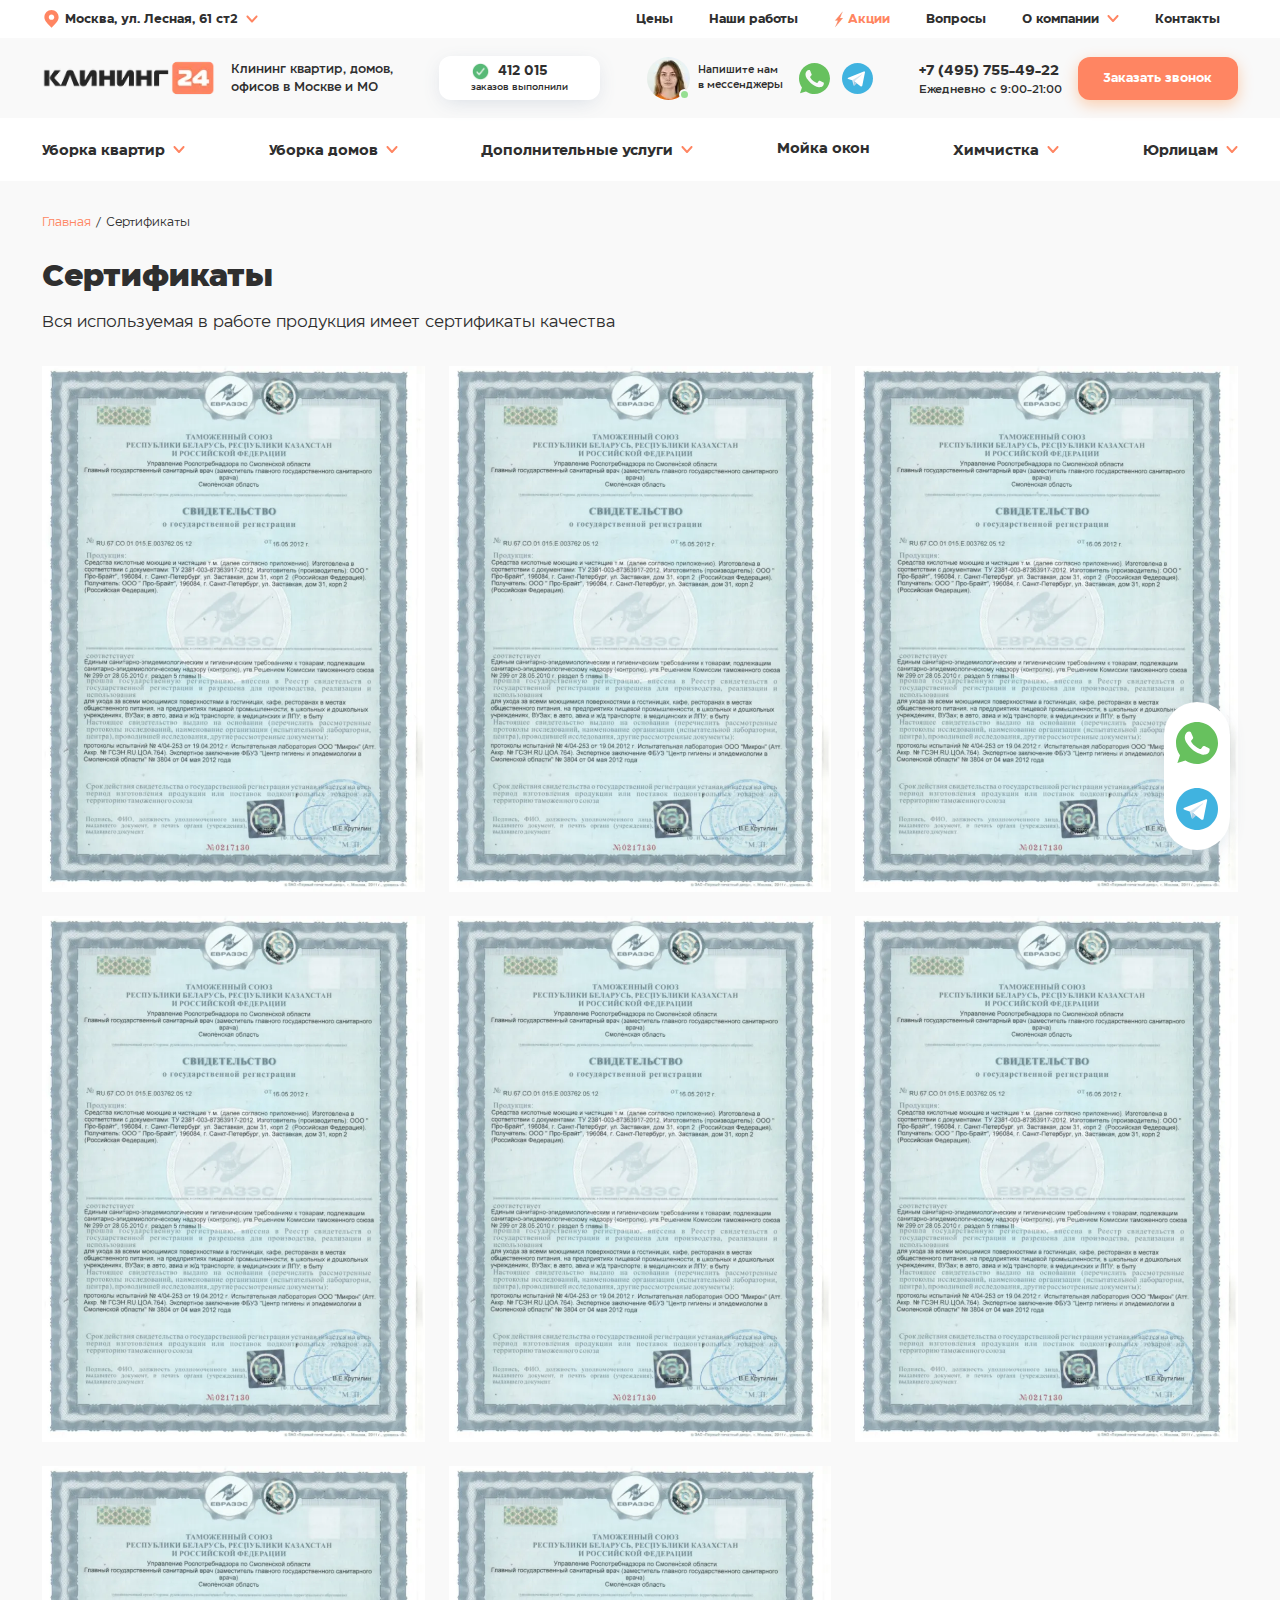
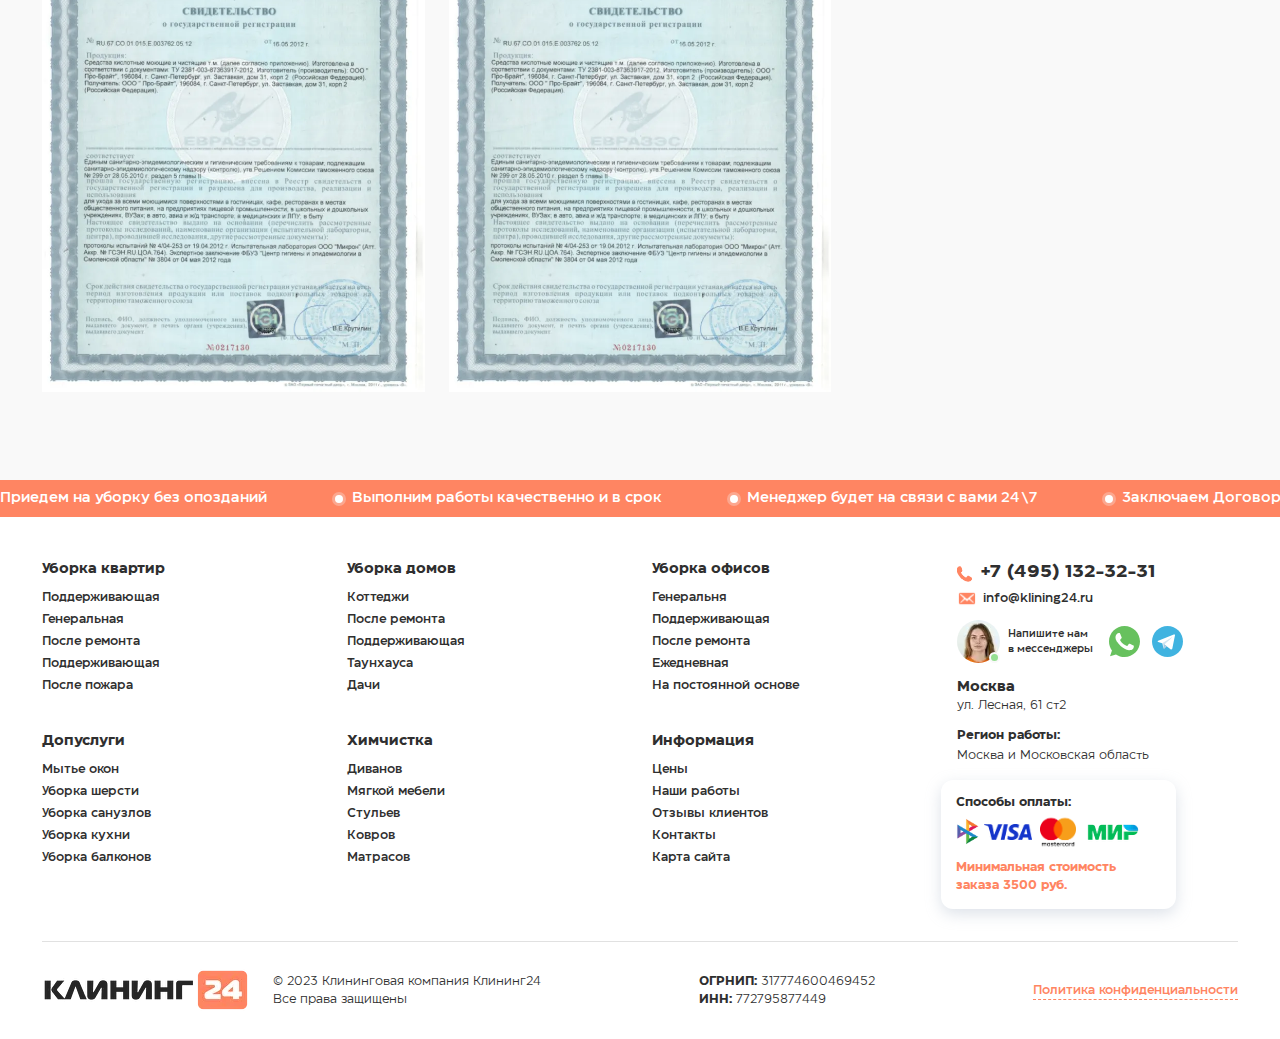
<file: sertificats.html>
<!doctype html>
<html lang="en">
  <head>
    <meta charset="utf-8">
    <meta name="viewport" content="width=device-width, initial-scale=1">
    <meta name="format-detection" content="telephone=no">
    <title>Bootstrap demo</title>
    <link href="https://cdn.jsdelivr.net/npm/bootstrap@5.3.3/dist/css/bootstrap.min.css" rel="stylesheet" integrity="sha384-QWTKZyjpPEjISv5WaRU9OFeRpok6YctnYmDr5pNlyT2bRjXh0JMhjY6hW+ALEwIH" crossorigin="anonymous">
    <link rel="stylesheet" href="assets/css/slick.css">
    <link rel="stylesheet" href="assets/css/slick-theme.css">
    <link rel="stylesheet" href="assets/css/before-after.css">
    <link rel="stylesheet" href="style.css">
    <link rel="stylesheet" href="assets/css/sertificats.css">
    <style>
        .banner {
            background: url(assets/img/services/services-banner.webp);
        }
        .questions-form-checkbox input:checked + .checkmark {
            background-color: transparent;
            background-image: url(assets/img/questions-form-check.webp);
            background-size: cover;
            background-position: center;
        }
        .main-slider-wrapper .slick-prev::before {
            background: url(assets/img/main-slider-prev.svg);
        }
        .main-slider-wrapper .slick-next::before {
            background: url(assets/img/main-slider-next.svg);
        }
        .sales-slider .slick-prev::before {
            background: url(assets/img/main-slider-prev.svg);
        }
        .sales-slider .slick-next::before {
            background: url(assets/img/main-slider-next.svg);
        }
        .reviews-slider .slick-prev::before {
            background: url(assets/img/main-slider-prev.svg);
        }
        .reviews-slider .slick-next::before {
            background: url(assets/img/main-slider-next.svg);
        }
        .reasons-section {
            background: url(assets/img/reasons-bg.webp);
        }
        .example-slider .handle:after {
            background-image: url(assets/img/example-slider-arrow.webp);
        }
        .tables__mark {
            background: url(assets/img/questions-form-check.webp) center no-repeat;
        }
        .tables__unMark {
            background: url(assets/img/unMark.svg) center no-repeat;
        }
        .custom-select-wrapper::after {
            background-image: url(assets/img/accordion-arrow.webp);
        }
    </style>
</head>
  <body>
    <div class="main-widjet">
        <div class="main-widjet-wrapper">
            <a href="#"><img src="assets/img/nav-whatsapp.svg" alt="whatsapp"></a>
            <a href="#"><img src="assets/img/nav-telegram.svg" alt="telegram"></a>
        </div>
    </div>
    <div class="mob-menu-burger" id="mob-menu-burger">
        <div class="mob-menu-burger-wrapper">
            <span></span>
            <span></span>
            <span></span>
        </div>
    </div>
    <div id="side-menu">
        <div class="close-btn-wrapper">
            <div id="closeButton">
                <div class="closeButton-icon">
                   <img src="assets/img/close-menu-btn.webp" alt="close">
                </div>
            </div>
        </div>
        <div class="side-menu-content">           
            <a href="services.html">Уборка квартир</a>
            <a href="#">Уборка домов</a>
            <a href="#">Дополнительные услуги</a>
            <a href="#">Мойка окон</a>
            <a href="#">Химчистка</a>
            <a href="#">Юрлицам</a>
            <a href="#">Цены</a>
            <a href="#">Наши работы</a>
            <a href="#">Акции</a>
            <a href="#">Вопросы</a>
            <a href="#">О компании</a>
            <a href="#">Контакты</a>
        </div>
    </div>  
    <div class="side-menu-filter"></div>

    <header>
        <nav class="navbar navbar-expand-lg top-nav">
        <div class="container">
            <a class="navbar-brand " href="#">
                <img src="assets/img/nav-pin.svg" alt="pin">
                Москва, ул. Лесная, 61 ст2
                <img style="width: 12px;height: 12px;margin-right: 0;margin-left: 8px;"
                src="assets/img/nav-dropdown-arrow.svg" 
                alt="arrow">
            </a>
            <div class="collapse navbar-collapse" id="navbarText">
            <div class="me-auto"></div>
            <ul class="navbar-nav">
                <li class="nav-item">
                    <a class="nav-link" aria-current="page" href="#">Цены</a>
                </li>
                <li class="nav-item">
                    <a class="nav-link" href="examples.html">Наши работы</a>
                </li>
                <li class="nav-item">
                    <a class="nav-link selected-nav-item" href="#"><img src="assets/img/nav-light.webp" alt="light">Акции</a>
                </li> 
                <li class="nav-item">
                <a class="nav-link" href="#">Вопросы</a>
                </li>
                <li class="nav-item">            
                <div class="bottom-nav-item bottom-nav-item5">
                    <a class="nav-link" href="#">
                        О компании
                        <img style="width: 12px;height: 12px;margin-right: 0;margin-left: 4px;transform: translateY(-1.5px);"
                        src="assets/img/nav-dropdown-arrow.svg" 
                        alt="arrow">
                    </a>
                    <div class="bottom-nav-dropdown bottom-nav-dropdown5">
                        <div class="bottom-nav-dropdown-items row">
                            <div class="col-12 bottom-nav-dropdown-list top-nav-dropdown">
                                <a href="#">Цены</a>
                                <a href="#">Наши работы</a>
                                <a href="#">Отзывы</a>
                                <a href="#">Акции</a>
                                <a href="#">FAQ</a>
                                <a href="#">Сертификаты</a>
                                <a href="#">Гарантии</a>
                                <a href="#">Вакансии</a>
                            </div>
                        </div>
                    </div>
                </div>
                </li>
                <li class="nav-item">
                <a class="nav-link" href="contact.html">Контакты</a>
                </li>
                </ul>
            </div>
        </div>
        </nav>
        <div class="mid-nav">
        <div class="container">
            <div class="mid-nav-wrapper">
                <div class="mid-nav__logo">
                    <a href="index.html"><img src="assets/img/nav-logo.png" alt="logo"></a>
                    <p>Клининг квартир, домов, <br> офисов в Москве и МО</p>
                </div>
                <div class="mid-nav__count-bar">
                    <div class="mid-nav__count-bar-wrapper">
                        <div class="mid-nav__count">
                            <img src="assets/img/nav-checkmark.webp" alt="checkmark">   
                            <p id="counter">100 000</p>                    
                        </div>
                        <p>заказов выполнили</p>
                    </div>                    
                </div>
                <div class="mid-nav__call">
                    <div class="mid-nav__call-img">
                        <img src="assets/img/operator.webp" alt="operator">
                        <div class="mid-nav__call-active"></div>
                    </div>
                    <p>Напишите нам <br> в мессенджеры</p>
                    <img src="assets/img/nav-whatsapp.svg" alt="whatsapp">
                    <img src="assets/img/nav-telegram.svg" alt="telegram">
                </div>
                <div class="mid-nav__phone">
                    <div class="mid-nav__phone-info">
                        <a href="#">+7 (495) 755-49-22</a>
                        <p>Ежедневно с 9:00-21:00</p>
                    </div>
                    <button class="btn mid-nav__phone-btn">Заказать звонок</button>
                </div>
            </div>
        </div>
        </div>
        <div class="bottom-nav">
        <div class="container">
            <div class="bottom-nav-wrapper">             
                <div class="bottom-nav-item bottom-nav-item1">
                    <a href="services.html" class="bottom-nav-link1">
                        Уборка квартир
                        <img style="width: 12px;height: 12px;margin-right: 0;margin-left: 4px;transform: translateY(-1.5px);"
                        src="assets/img/nav-dropdown-arrow.svg" 
                        alt="arrow">
                    </a>
                    <div class="bottom-nav-dropdown bottom-nav-dropdown1">
                        <div class="bottom-nav-dropdown-items row">
                            <div class="col-6 bottom-nav-dropdown-list">
                                <a href="#">Генеральная</a>
                                <a href="#">После ремонта</a>
                                <a href="#">Комплексная</a>
                                <a href="#">Ежедневная</a>
                                <a href="#">Поддерживающая</a>
                                <a href="#">Влажная</a>
                                <a href="#">Срочная уборка</a>
                                <a href="#">Еженедельная</a>
                                <a href="#">Два раза в неделю</a>
                                <a href="#">Три раза в неделю</a>
                                <a href="#">Эко уборка</a>
                                <a href="#">Запущенных квартир</a>
                                <a href="#">Однокомнатной</a>
                            </div>
                            <div class="col-6 bottom-nav-dropdown-list">
                                <a href="#">Двухкомнатной</a>
                                <a href="#">Трёхкомнатной</a>
                                <a href="#">Четырёхкомнатной</a>
                                <a href="#">VIP уборка</a>
                                <a href="#">Перед рождением</a>
                                <a href="#">После переезда</a>
                                <a href="#">После дезинфекции</a>
                                <a href="#">Перед заселением</a>
                                <a href="#">После аренды</a>
                                <a href="#">После потопа</a>
                                <a href="#">После пожара</a>
                                <a href="#">После смерти</a>
                                <a href="#">Элитных квартир</a>
                            </div>
                        </div>
                    </div>
                </div>

                <div class="bottom-nav-item bottom-nav-item2">
                    <a href="#" class="bottom-nav-link2">
                        Уборка домов
                        <img style="width: 12px;height: 12px;margin-right: 0;margin-left: 4px;transform: translateY(-1.5px);"
                        src="assets/img/nav-dropdown-arrow.svg" 
                        alt="arrow">
                    </a>
                    <div class="bottom-nav-dropdown bottom-nav-dropdown2">
                        <div class="bottom-nav-dropdown-items row">
                            <div class="col-12 bottom-nav-dropdown-list">
                                <a href="#">После ремонта</a>
                                <a href="#">Поддерживающая</a>
                                <a href="#">Коттеджей</a>
                                <a href="#">Таунхауса</a>
                                <a href="#">Дачи</a>
                            </div>
                        </div>
                    </div>
                </div>

                <div class="bottom-nav-item bottom-nav-item3">
                    <a href="#" class="bottom-nav-link3">
                        Дополнительные услуги
                        <img style="width: 12px;height: 12px;margin-right: 0;margin-left: 4px;transform: translateY(-1.5px);"
                        src="assets/img/nav-dropdown-arrow.svg" 
                        alt="arrow">
                    </a>
                    <div class="bottom-nav-dropdown bottom-nav-dropdown3">
                        <div class="bottom-nav-dropdown-items row">
                            <div class="col-12 bottom-nav-dropdown-list">
                                <a href="#">Мытье окон</a>
                                <a href="#">Уборка шерсти</a>
                                <a href="#">Уборка санузлов</a>
                                <a href="#">Уборка кухни</a>
                                <a href="#">Уборка балконов</a>
                            </div>
                        </div>
                    </div>
                </div>
                
                <a href="#" class="bottom-nav-link4">
                    Мойка окон
                </a>

                <div class="bottom-nav-item bottom-nav-item7">
                    <a href="#" class="bottom-nav-link7">
                        Химчистка
                        <img style="width: 12px;height: 12px;margin-right: 0;margin-left: 4px;transform: translateY(-1.5px);"
                        src="assets/img/nav-dropdown-arrow.svg" 
                        alt="arrow">
                    </a>
                    <div class="bottom-nav-dropdown bottom-nav-dropdown7">
                        <div class="bottom-nav-dropdown-items row">
                            <div class="col-12 bottom-nav-dropdown-list">
                                <a href="#">Диванов</a>
                                <a href="#">Мягкой мебели</a>
                                <a href="#">Стульев</a>
                                <a href="#">Ковров</a>
                                <a href="#">Матрасов</a>
                                <a href="#">Штор</a>
                            </div>
                        </div>
                    </div>
                </div>

                <div class="bottom-nav-item bottom-nav-item6">
                    <a href="#" class="bottom-nav-link6">
                        Юрлицам
                        <img style="width: 12px;height: 12px;margin-right: 0;margin-left: 4px;transform: translateY(-1.5px);"
                        src="assets/img/nav-dropdown-arrow.svg" 
                        alt="arrow">
                    </a>
                    <div class="bottom-nav-dropdown bottom-nav-dropdown6">
                        <div class="bottom-nav-dropdown-items row" style="padding-bottom: 32px;justify-content: center;">
                            <div class="col-3 bottom-nav-dropdown-list" style="width: fit-content;padding-right: 64px;">
                                <a href="#" class="bottom-nav-dropdown-list-strong">Уборка офисов</a>
                                <a href="#">Генеральная</a>
                                <a href="#">После ремонта</a>
                                <a href="#">Поддерживающая</a>
                                <a href="#">На постоянной основе</a>
                                <a href="#">Ежедневная</a>
                                <a href="#">Утренняя</a>
                                <a href="#">Вечерняя</a>
                                <a href="#">Разовая уборка</a>
                                <a href="#">Влажная уборка</a>
                                <a href="#">Мытье окон в офисе</a>
                                <a href="#">Химчистка мебели</a>
                                <a href="#">Дезинфекция</a>
                            </div>
                            <div class="col-3 bottom-nav-dropdown-list" style="padding-left: 32px;">
                                <a href="#" class="bottom-nav-dropdown-list-strong">Уборка помещений</a>
                                <a href="#">Дезинфекция</a>
                                <a href="#">Салонов красоты</a>
                                <a href="#">На мероприятиях</a>
                                <a href="#">Торговых центров</a>
                                <a href="#">Паркинга</a>
                                <a href="#">Школ</a>
                                <a href="#">Детских садов и ДОУ</a>
                                <a href="#">Ресторанов и кафе</a>
                                <a href="#">Влажная уборка</a>
                                <a href="#">Магазинов</a>
                                <a href="#">Гостиниц и отелей</a>
                            </div>
                            <div class="col-3 bottom-nav-dropdown-list nav-dropdown-list-padding">
                                <a href="#">Производственных помещений</a>
                                <a href="#">Учебных заведений</a>
                                <a href="#">Фитнес клубов</a>
                                <a href="#">Служебных помещений</a>
                                <a href="#">Бизнес-центров</a>
                                <a href="#">Автосалонов</a>
                                <a href="#">Бани и сауны</a>
                                <a href="#">Медицинских учреждений</a>
                                <a href="#">Складских помещений</a>
                                <a href="#">Подъездов домов</a>
                                <a href="#">Нежилых</a>
                            </div>
                            <div class="col-3 bottom-nav-dropdown-list" style="padding-left: 32px;">
                                <a href="#" class="bottom-nav-dropdown-list-strong">Дополнительно</a>
                                <a href="#">Покос травы</a>
                                <a href="#">Промышленный альпинизм</a>
                                <a href="#">Мойка витрин</a>
                                <a href="#">Мойка вывесок</a>
                                <a href="#">Мойка фасадов</a>
                                <a href="#">Уборка снега</a>
                                <a href="#">Уборка бассейнов</a>
                                <a href="#">Прилегающей территории</a>
                                <a href="#">Механизированная уборка</a>
                                <a href="#">Химчистка автомобилей</a>
                            </div>
                        </div>
                    </div>
                </div>               
            </div>
        </div>
        </div>
    </header>

    <main>
        <div class="container">
            <div class="banner-breadcrumb">
                <p><a href="index.html">Главная</a> / Сертификаты</p>
            </div>
        </div>

        <div class="mobile-nav">
            <div class="container">
                <div class="mobile-nav-wrapper row">
                    <div class="col-sm-9 col-11">
                        <div class="mobile-nav-items-wrapper mobile-nav-items-wrapper-low">
                            <img src="assets/img/nav-logo.png" alt="logo">
                            <a href="#">+7 (495) 755-49-22</a>
                        </div>
                    </div>
                </div>
            </div>
        </div>

        <div class="sertificats__page-content">
            <div class="container">
                <h1 class="standart-page-title">Сертификаты</h1>
                <p>Вся используемая в работе продукция имеет сертификаты качества</p>
                <div class="row sertificats__page-items">
                    <div class="col-xl-4 col-6">
                        <img src="assets/img/sertifikat-1.webp" alt="sertifikat">
                    </div>
                    <div class="col-xl-4 col-6">
                        <img src="assets/img/sertifikat-1.webp" alt="sertifikat">
                    </div>
                    <div class="col-xl-4 col-6">
                        <img src="assets/img/sertifikat-1.webp" alt="sertifikat">
                    </div>
                    <div class="col-xl-4 col-6">
                        <img src="assets/img/sertifikat-1.webp" alt="sertifikat">
                    </div>
                    <div class="col-xl-4 col-6">
                        <img src="assets/img/sertifikat-1.webp" alt="sertifikat">
                    </div>
                    <div class="col-xl-4 col-6">
                        <img src="assets/img/sertifikat-1.webp" alt="sertifikat">
                    </div>
                    <div class="col-xl-4 col-6">
                        <img src="assets/img/sertifikat-1.webp" alt="sertifikat">
                    </div>
                    <div class="col-xl-4 col-6">
                        <img src="assets/img/sertifikat-1.webp" alt="sertifikat">
                    </div>
                </div>
            </div>
        </div>

    </main>

    <footer>
        <div class="banner-row">
            <div class="marquee">
                <div class="marquee-content">
                    <div class="marquee-item">
                        Приедем на уборку без опозданий
                    </div>
                    <div class="marquee-item">
                        Выполним работы качественно и в срок
                    </div>
                    <div class="marquee-item">
                        Менеджер будет на связи с вами 24\7
                    </div>
                    <div class="marquee-item">
                        Заключаем Договор
                    </div>
                    <div class="marquee-item">
                        Дарим сертификат на последующие уборки
                    </div>
                    <div class="marquee-item">
                        Используем профессиональное оборудование
                    </div>
                    <div class="marquee-item">
                        Приедем на уборку без опозданий
                    </div>
                    <div class="marquee-item">
                        Выполним работы качественно и в срок
                    </div>
                    <div class="marquee-item">
                        Менеджер будет на связи с вами 24\7
                    </div>
                    <div class="marquee-item">
                        Заключаем Договор
                    </div>
                    <div class="marquee-item">
                        Дарим сертификат на последующие уборки
                    </div>
                    <div class="marquee-item">
                        Используем профессиональное оборудование
                    </div>
                </div>
            </div>
        </div>
        <div class="container">
            <div class="footer-content">
                <div class="footer-main-wrapper row">
                    <div class="footer-links col-lg-9 col-12">
                        <div class="footer-links-wrapper row">
                            <div class="col-6 col-sm-4">
                                <div class="footer-links-list">
                                    <p>Уборка квартир</p>
                                    <a href="#">Поддерживающая</a>
                                    <a href="#">Генеральная</a>
                                    <a href="#">После ремонта</a>
                                    <a href="#">Поддерживающая</a>
                                    <a href="#">После пожара</a>
                                </div>
                            </div>
                            <div class="col-6 col-sm-4">
                                <div class="footer-links-list">
                                    <p>Уборка домов</p>
                                    <a href="#">Коттеджи</a>
                                    <a href="#">После ремонта</a>
                                    <a href="#">Поддерживающая</a>
                                    <a href="#">Таунхауса</a>
                                    <a href="#">Дачи</a>
                                </div>
                            </div>
                            <div class="col-6 col-sm-4">
                                <div class="footer-links-list">
                                    <p>Уборка офисов</p>
                                    <a href="#">Генеральня</a>
                                    <a href="#">Поддерживающая</a>
                                    <a href="#">После ремонта</a>
                                    <a href="#">Ежедневная</a>
                                    <a href="#">На постоянной основе</a>
                                </div>
                            </div>
                            <div class="col-6 col-sm-4">
                                <div class="footer-links-list">
                                    <p>Допуслуги</p>
                                    <a href="#">Мытье окон</a>
                                    <a href="#">Уборка шерсти</a>
                                    <a href="#">Уборка санузлов</a>
                                    <a href="#">Уборка кухни</a>
                                    <a href="#">Уборка балконов</a>
                                </div>
                            </div>
                            <div class="col-6 col-sm-4">
                                <div class="footer-links-list">
                                    <p>Химчистка</p>
                                    <a href="#">Диванов</a>
                                    <a href="#">Мягкой мебели</a>
                                    <a href="#">Стульев</a>
                                    <a href="#">Ковров</a>
                                    <a href="#">Матрасов</a>
                                </div>
                            </div>
                            <div class="col-6 col-sm-4">
                                <div class="footer-links-list">
                                    <p>Информация</p>
                                    <a href="#">Цены</a>
                                    <a href="#">Наши работы</a>
                                    <a href="#">Отзывы клиентов</a>
                                    <a href="#">Контакты</a>
                                    <a href="#">Карта сайта</a>
                                </div>
                            </div>
                        </div>
                    </div>
                    <div class="footer-contacts col-lg-3 col-12">
                        <div class="footer-contacts__phone">
                            <img src="assets/img/footer-phone.webp" alt="phone">
                            <p>+7 (495) 132-32-31</p>
                        </div>
                        <div class="footer-contacts__mail">
                            <img src="assets/img/footer-mail.webp" alt="mail">
                            <p>info@klining24.ru</p>
                        </div>
                        <div class="mid-nav__call">
                            <div class="footer-mid-nav__call">
                                <div class="mid-nav__call-img">
                                    <img src="assets/img/operator.webp" alt="operator">
                                    <div class="mid-nav__call-active"></div>
                                </div>
                                <p>Напишите нам <br> в мессенджеры</p>
                            </div>
                            <img src="assets/img/nav-whatsapp.svg" alt="whatsapp">
                            <img src="assets/img/nav-telegram.svg" alt="telegram">
                        </div>
                        <div class="footer-city">
                            <h5>Москва</h5>
                            <p>ул. Лесная, 61 ст2</p>
                            <strong>Регион работы:</strong>
                            <p>Москва и Московская область</p>        
                        </div>
                        <div class="footer-pay-bar">
                            <h6>Способы оплаты:</h6>
                            <div class="footer-pay-bar-images">
                                <img src="assets/img/footer-pay4.webp" alt="pay">
                                <img src="assets/img/footer-pay.webp" alt="pay">
                                <img src="assets/img/footer-pay2.webp" alt="pay">
                                <img src="assets/img/footer-pay3.webp" alt="pay">
                            </div>
                            <p>Минимальная стоимость <br>
                                заказа 3500 руб.</p>
                        </div>
                    </div>
                </div>
                <div class="footer-lower-wrapper">
                    <div class="footer-logo-wrapper">
                        <img src="assets/img/nav-logo.png" alt="logo">
                        <p>© 2023 Клининговая компания Клининг24 <br> Все права защищены</p>
                    </div>
                    <div class="footer-lower-numbers">
                        <p><strong>ОГРНИП:</strong> 317774600469452</p>
                        <p><strong>ИНН:</strong> 772795877449</p>
                    </div>
                    <a href="#" class="footer-policy">Политика конфиденциальности</a>
                </div>
            </div>
        </div>
    </footer>


    <script src="https://cdn.jsdelivr.net/npm/@popperjs/core@2.11.8/dist/umd/popper.min.js" integrity="sha384-I7E8VVD/ismYTF4hNIPjVp/Zjvgyol6VFvRkX/vR+Vc4jQkC+hVqc2pM8ODewa9r" crossorigin="anonymous"></script>
    <script src="https://cdn.jsdelivr.net/npm/bootstrap@5.3.3/dist/js/bootstrap.min.js" integrity="sha384-0pUGZvbkm6XF6gxjEnlmuGrJXVbNuzT9qBBavbLwCsOGabYfZo0T0to5eqruptLy" crossorigin="anonymous"></script>
    <script src="https://ajax.googleapis.com/ajax/libs/jquery/3.7.1/jquery.min.js"></script>
    <script src="assets/js/accordion.js"></script>
    <script src="assets/js/slick.min.js"></script>
    <script src="assets/js/sliders.js"></script>
    <script src="assets/js/before-after.min.js"></script>
    <script src="assets/js/examples.js"></script>
    <script src="assets/js/side-menu.js"></script>
    <script src="assets/js/counter.js"></script>
    <script src="assets/js/service-page.js"></script>
</body>
</html>
</file>
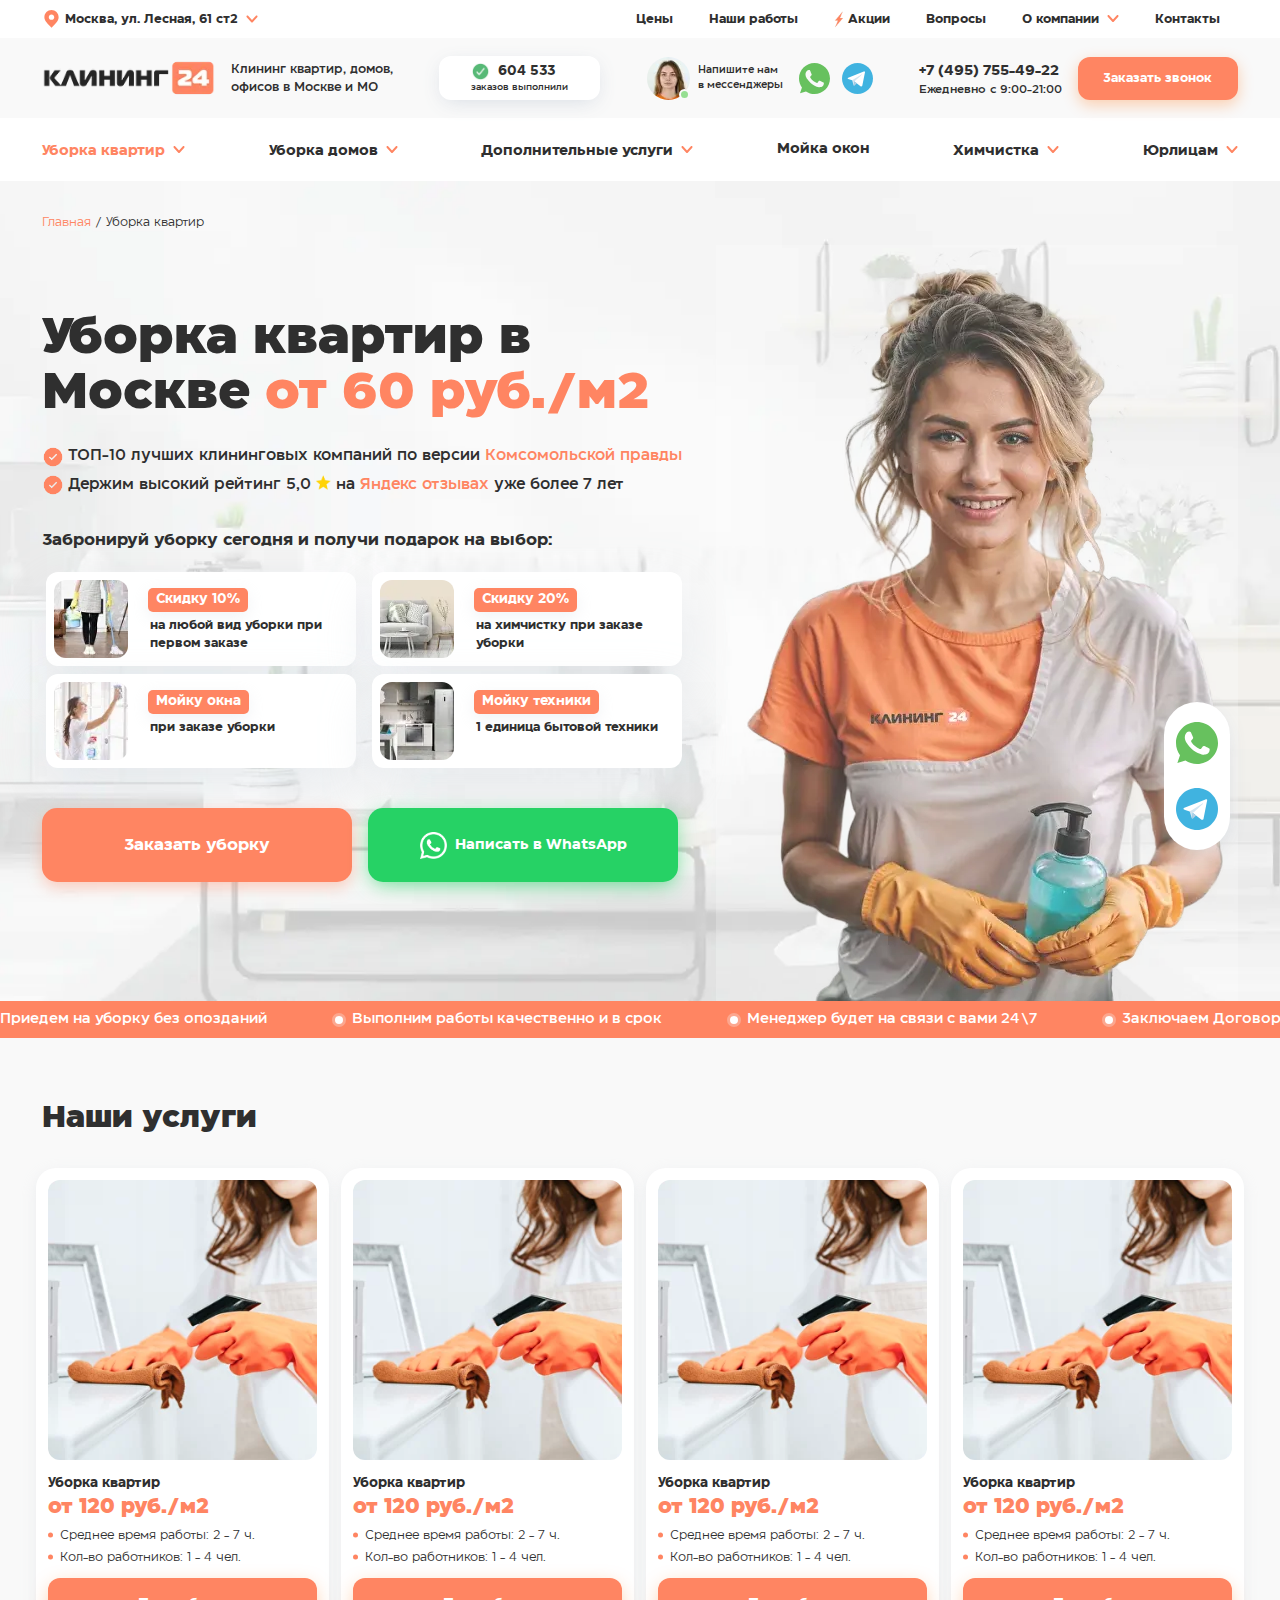
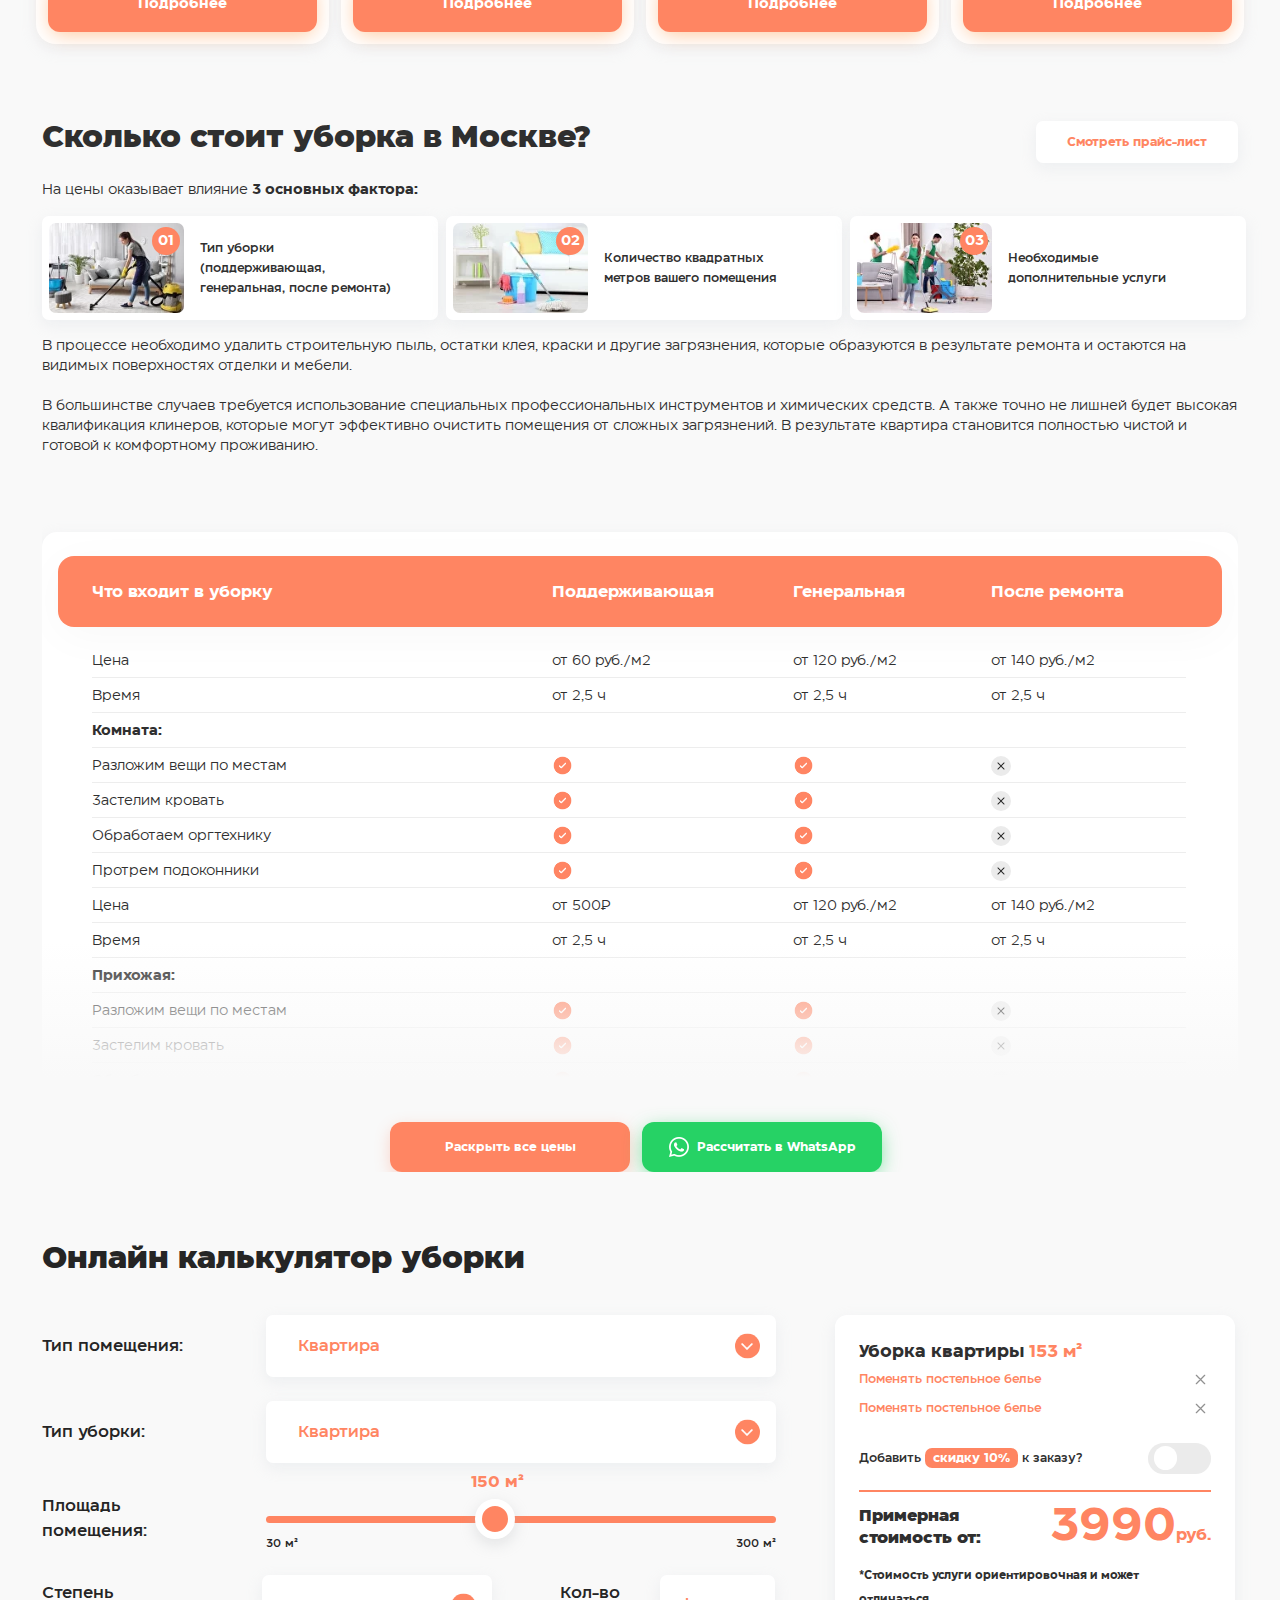
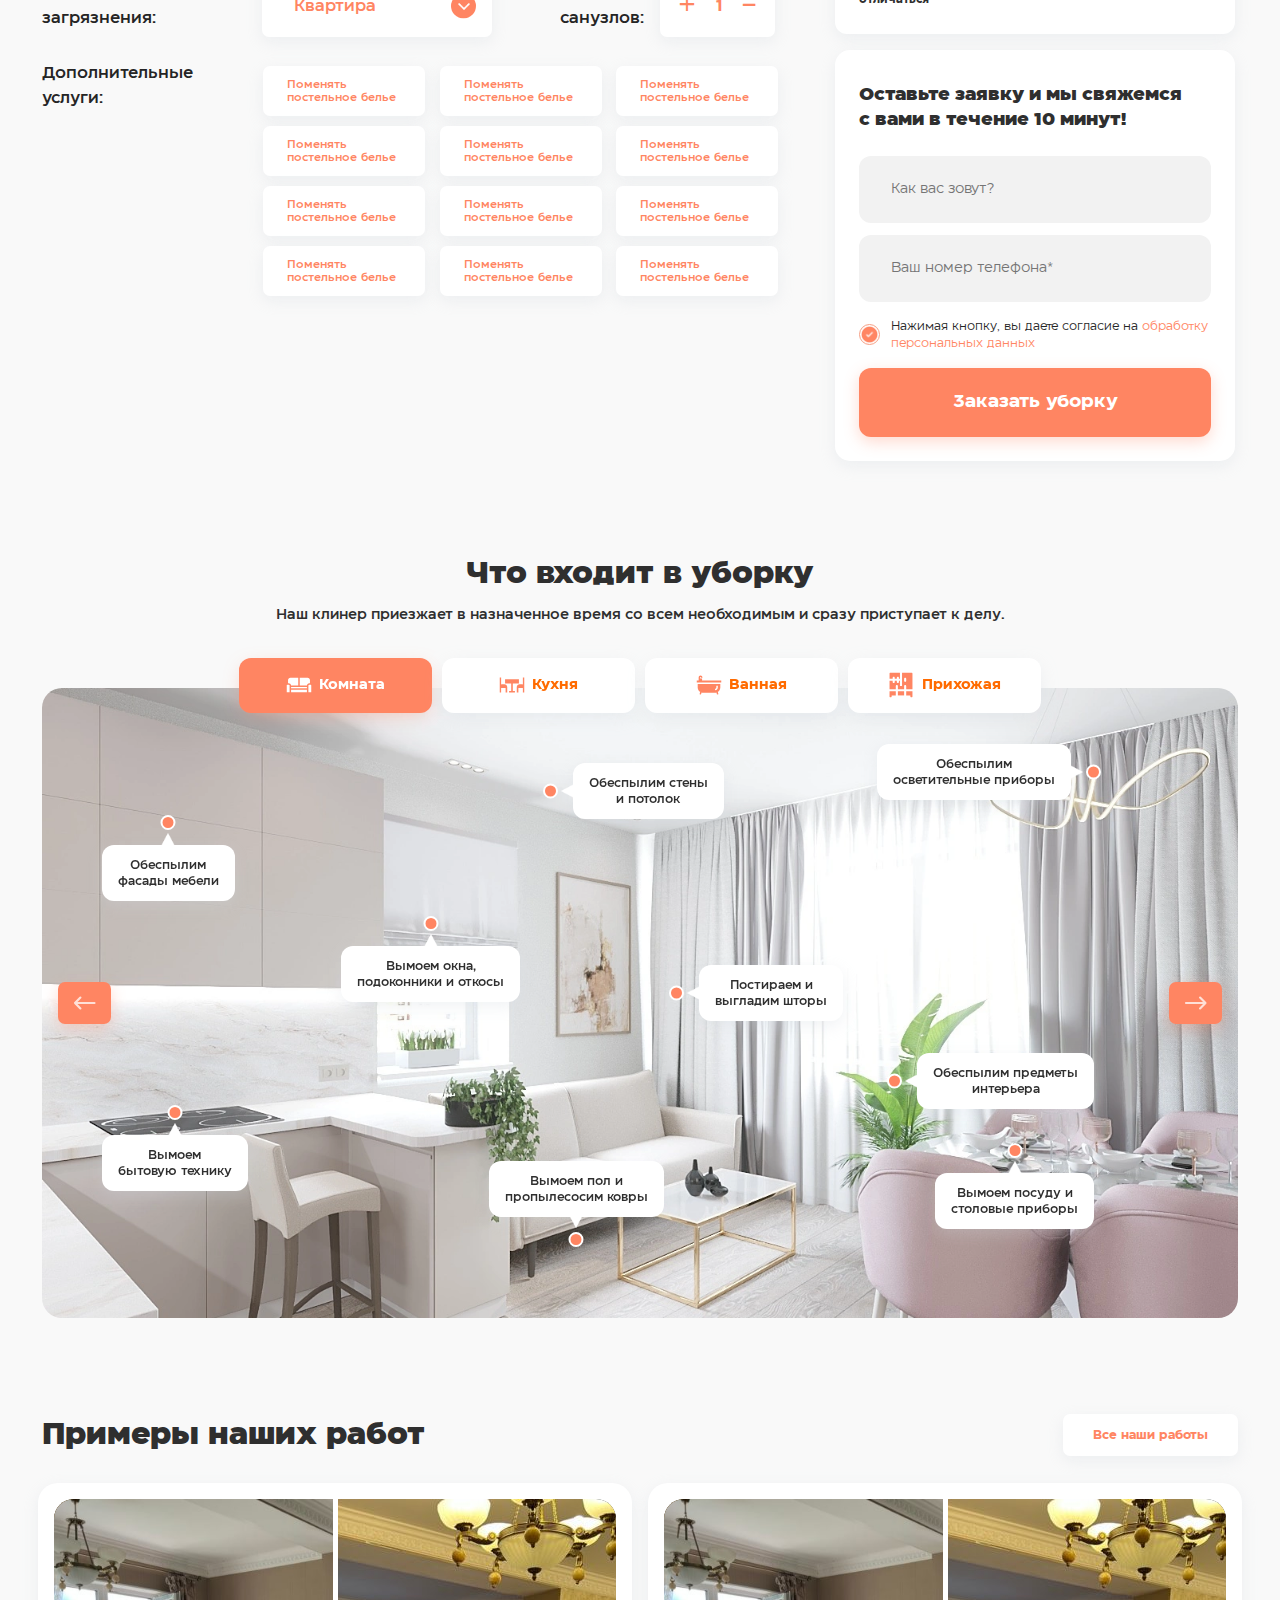
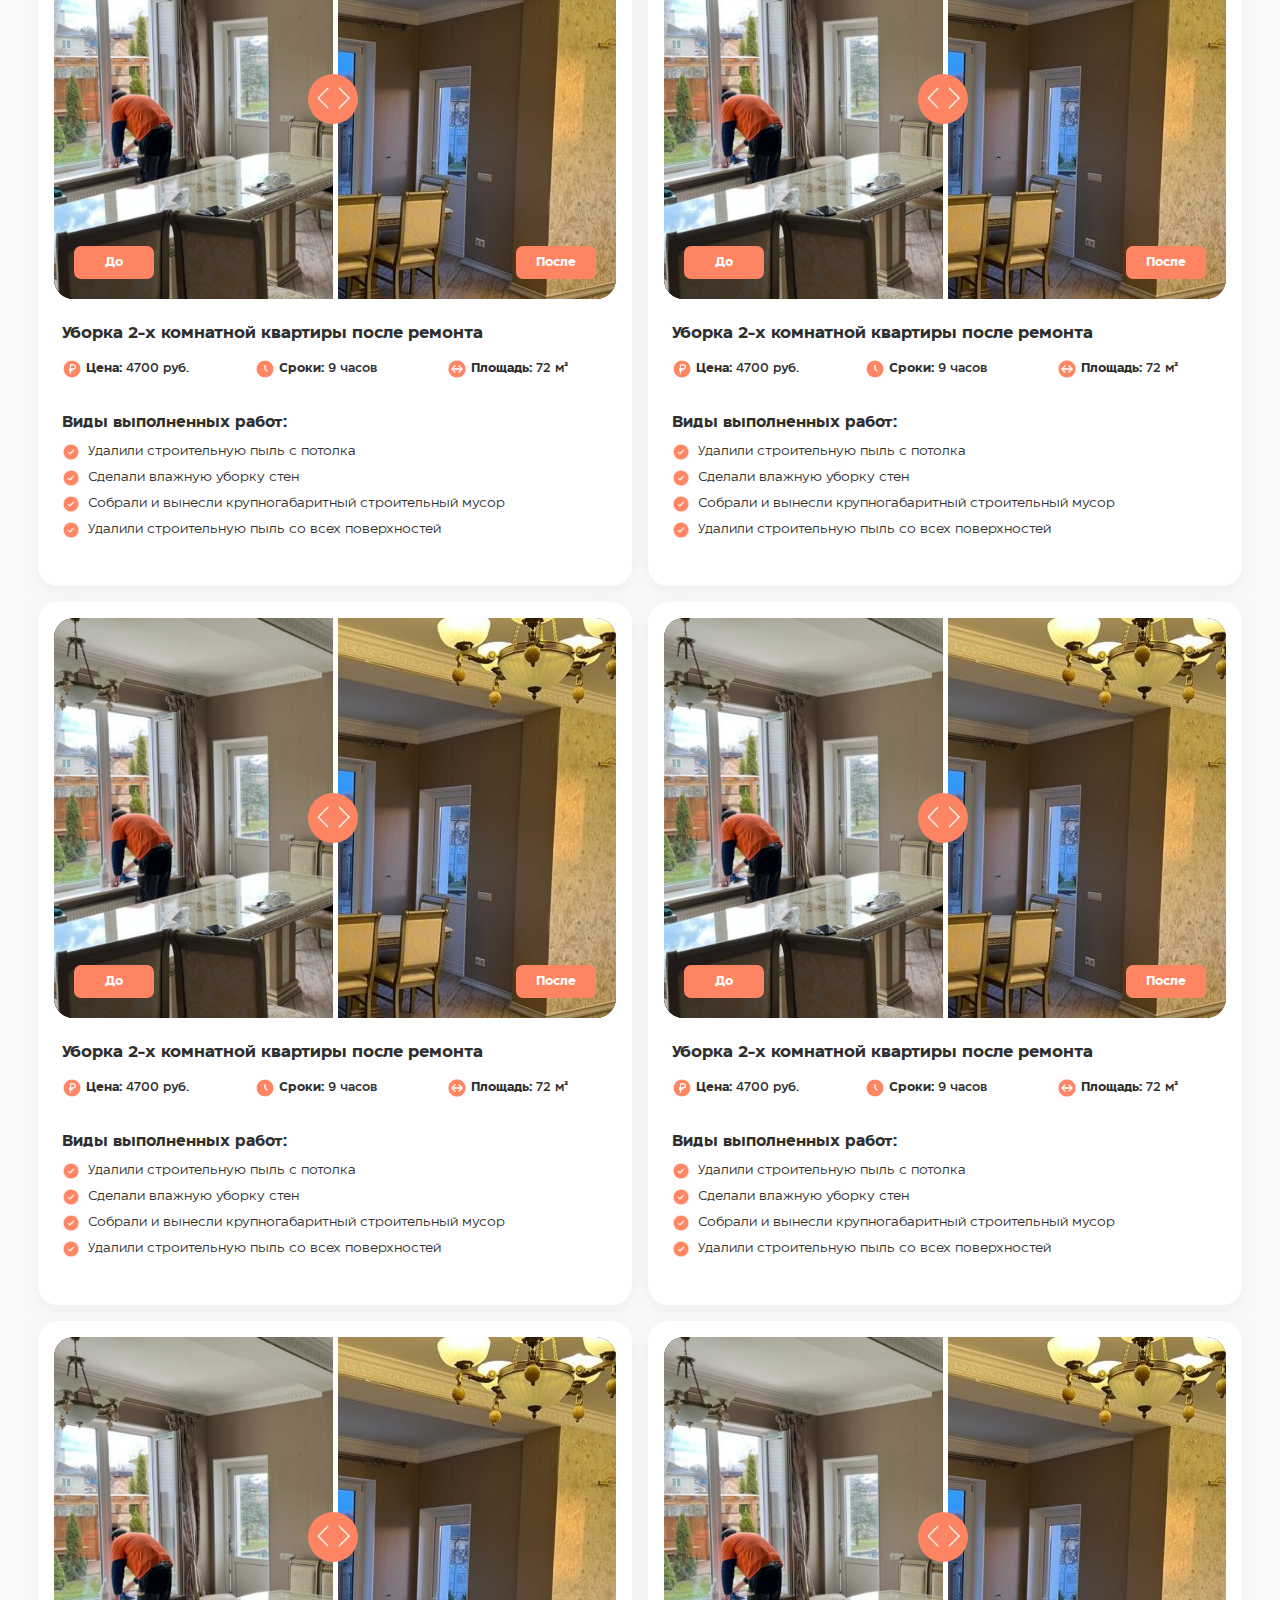
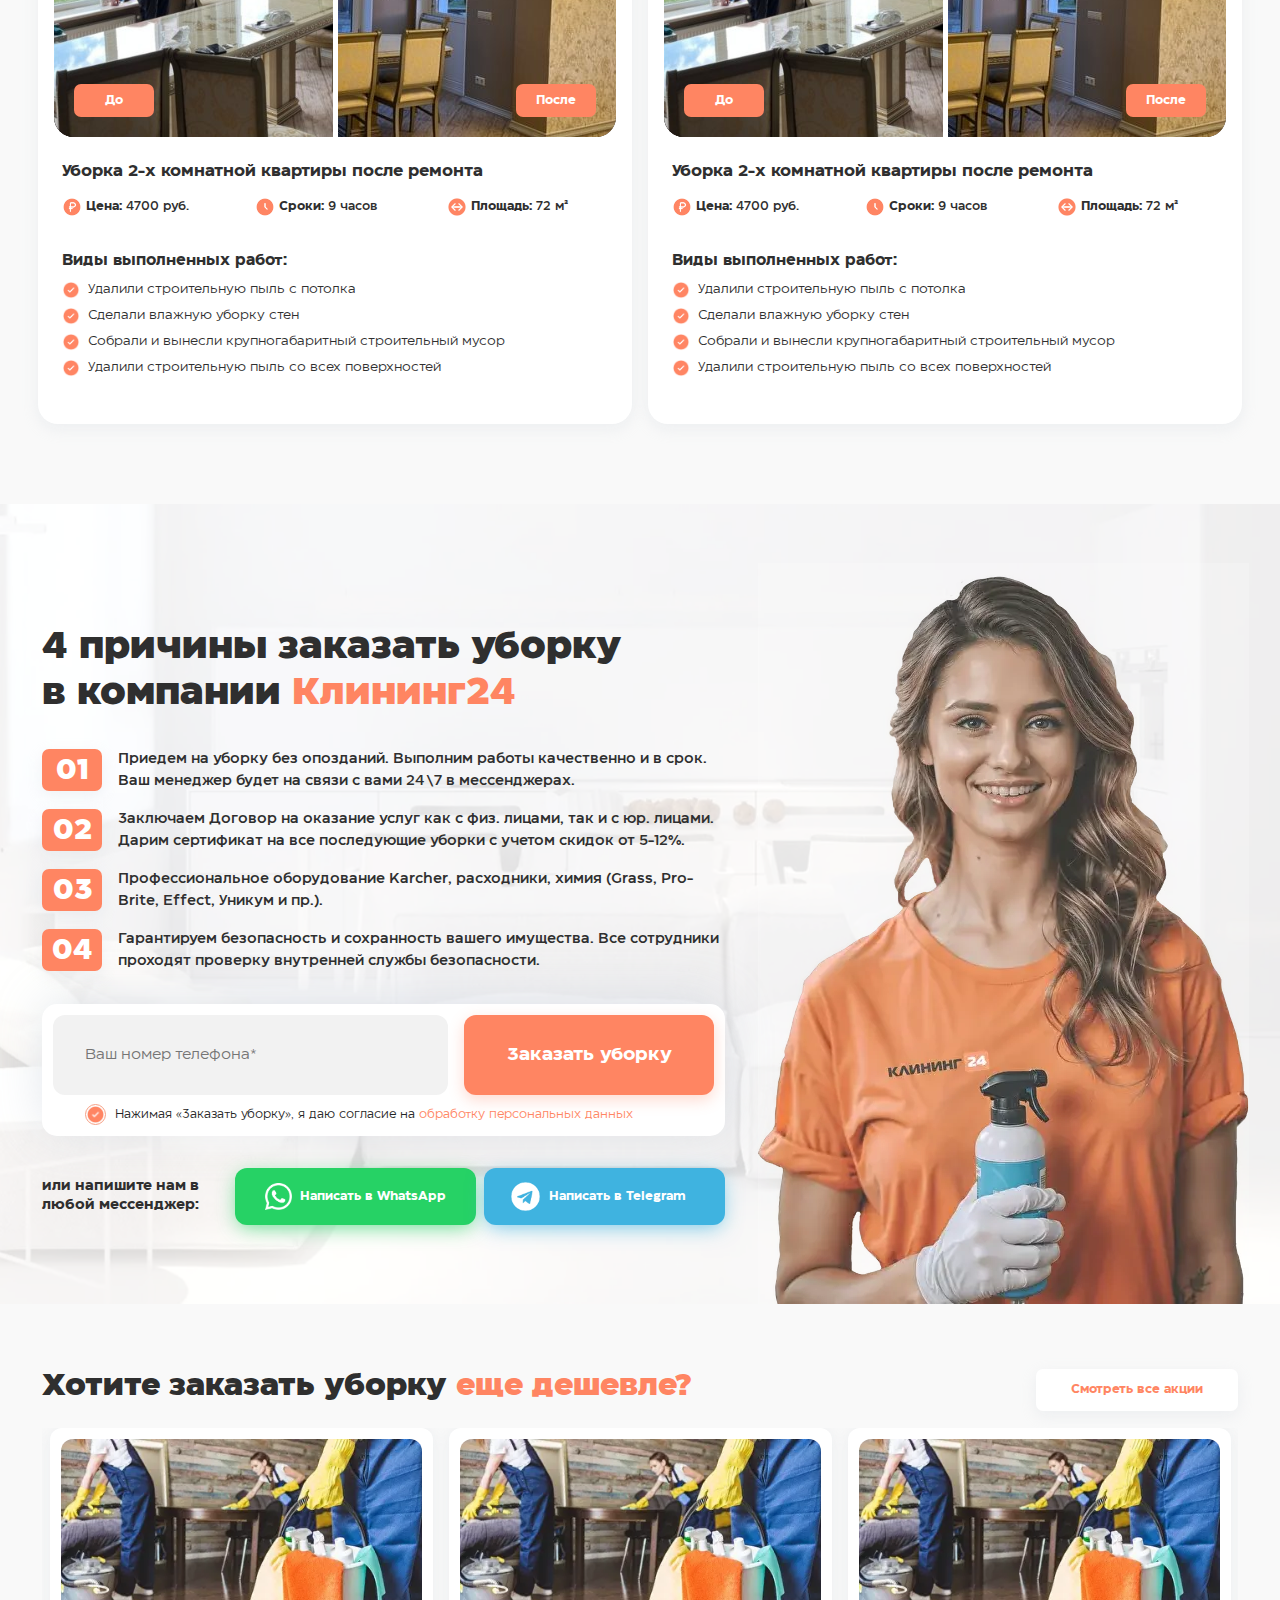
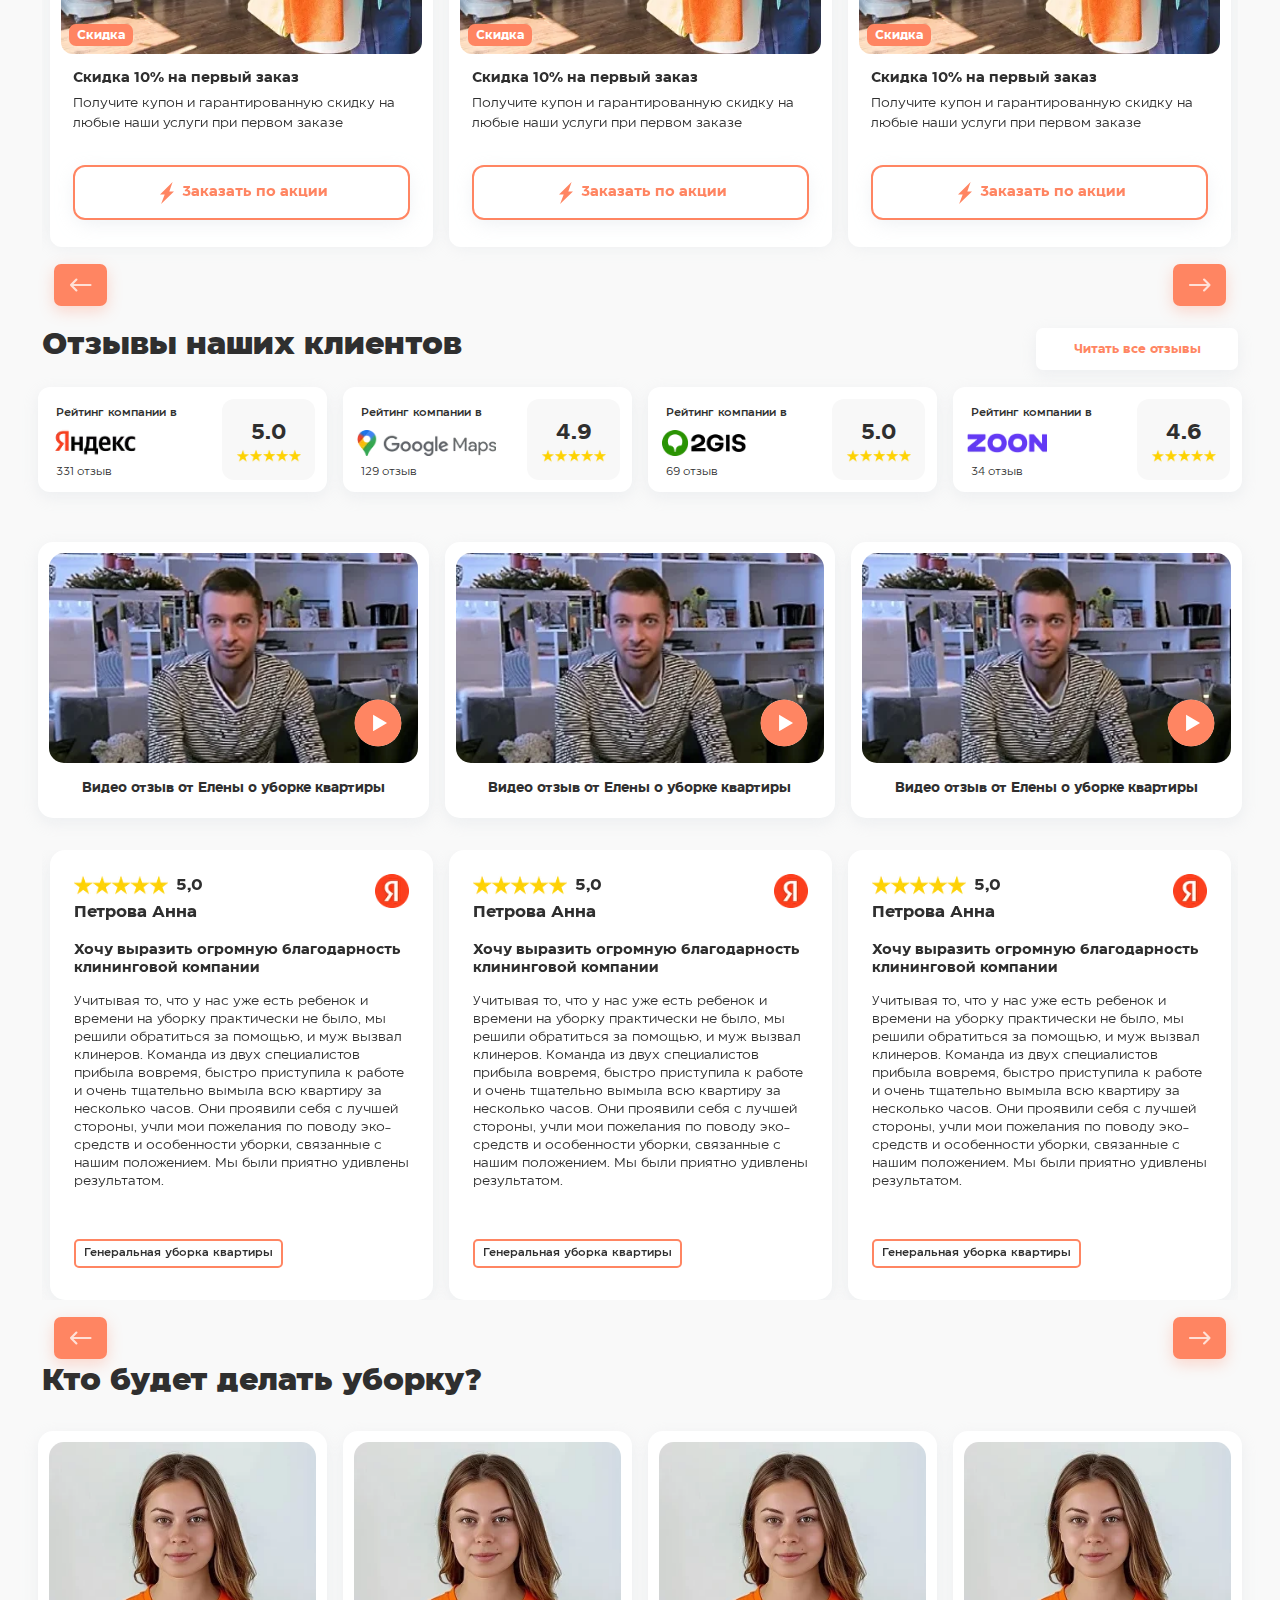
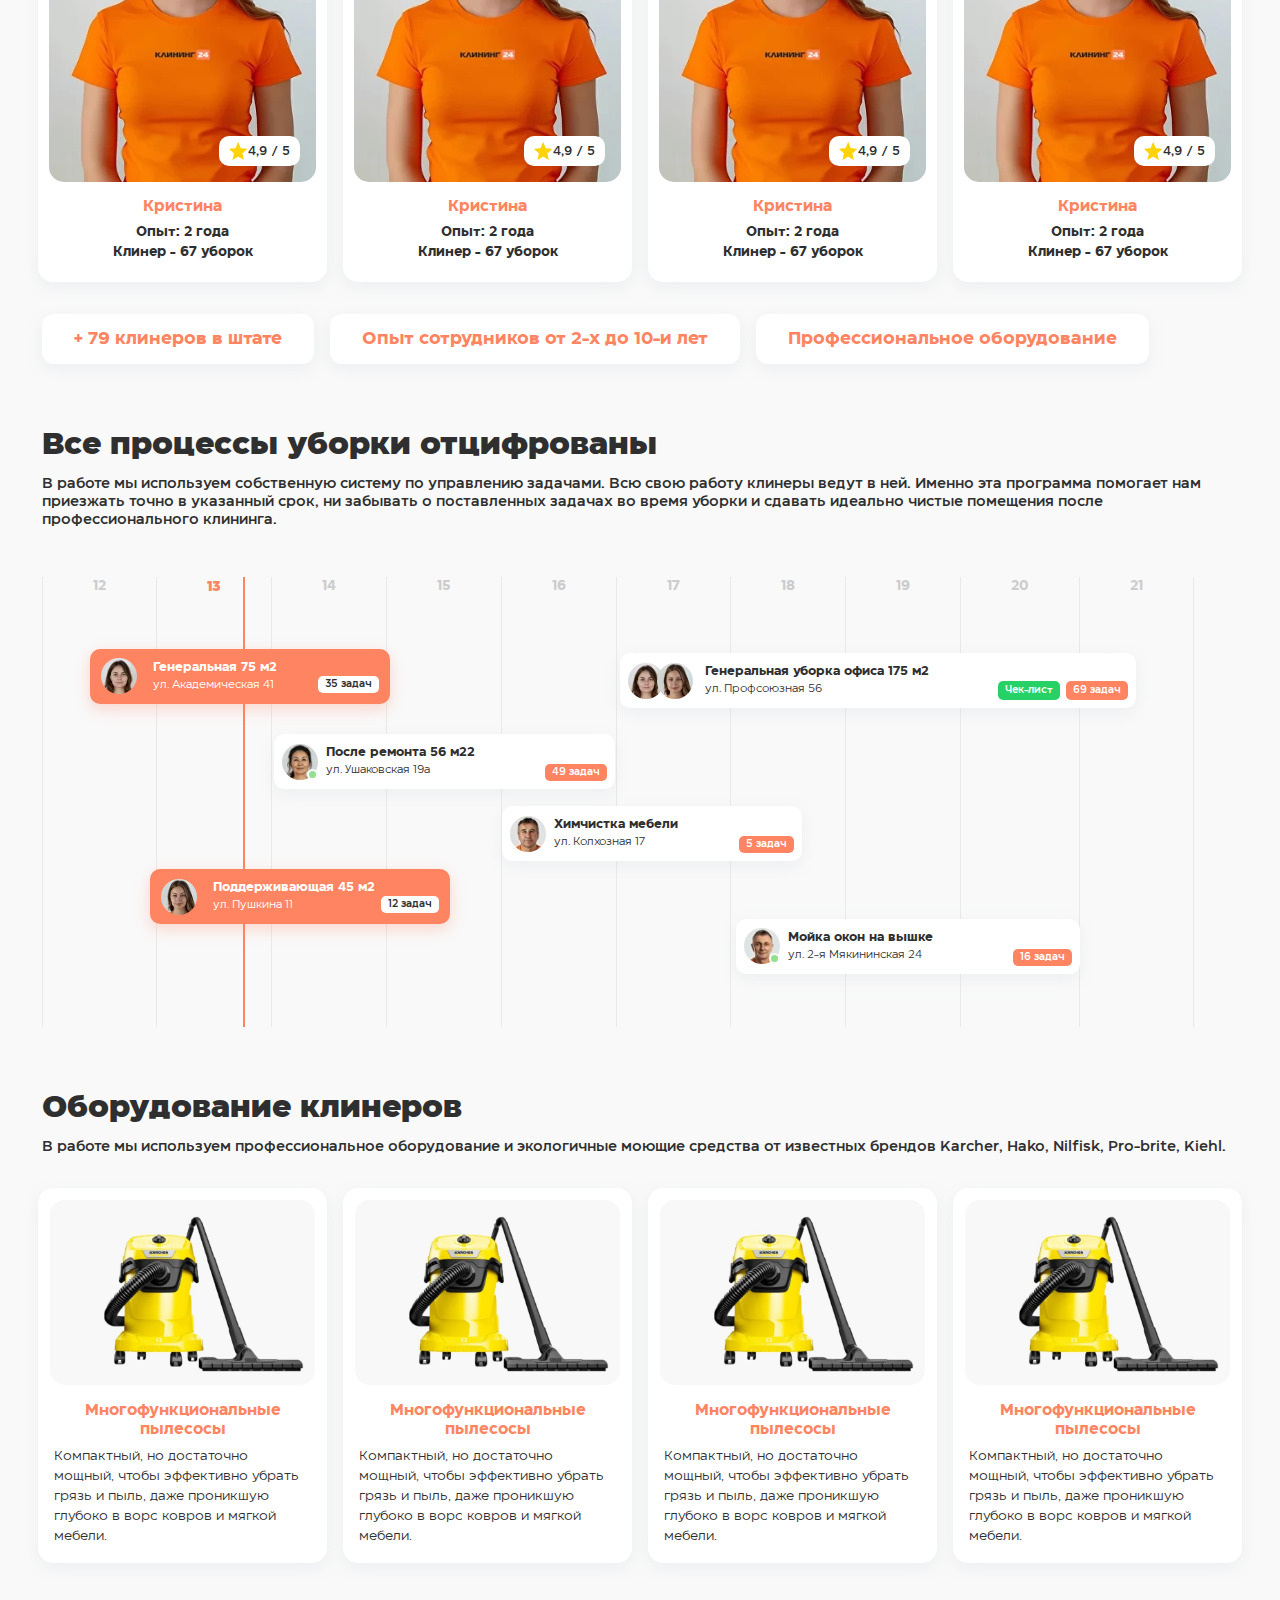
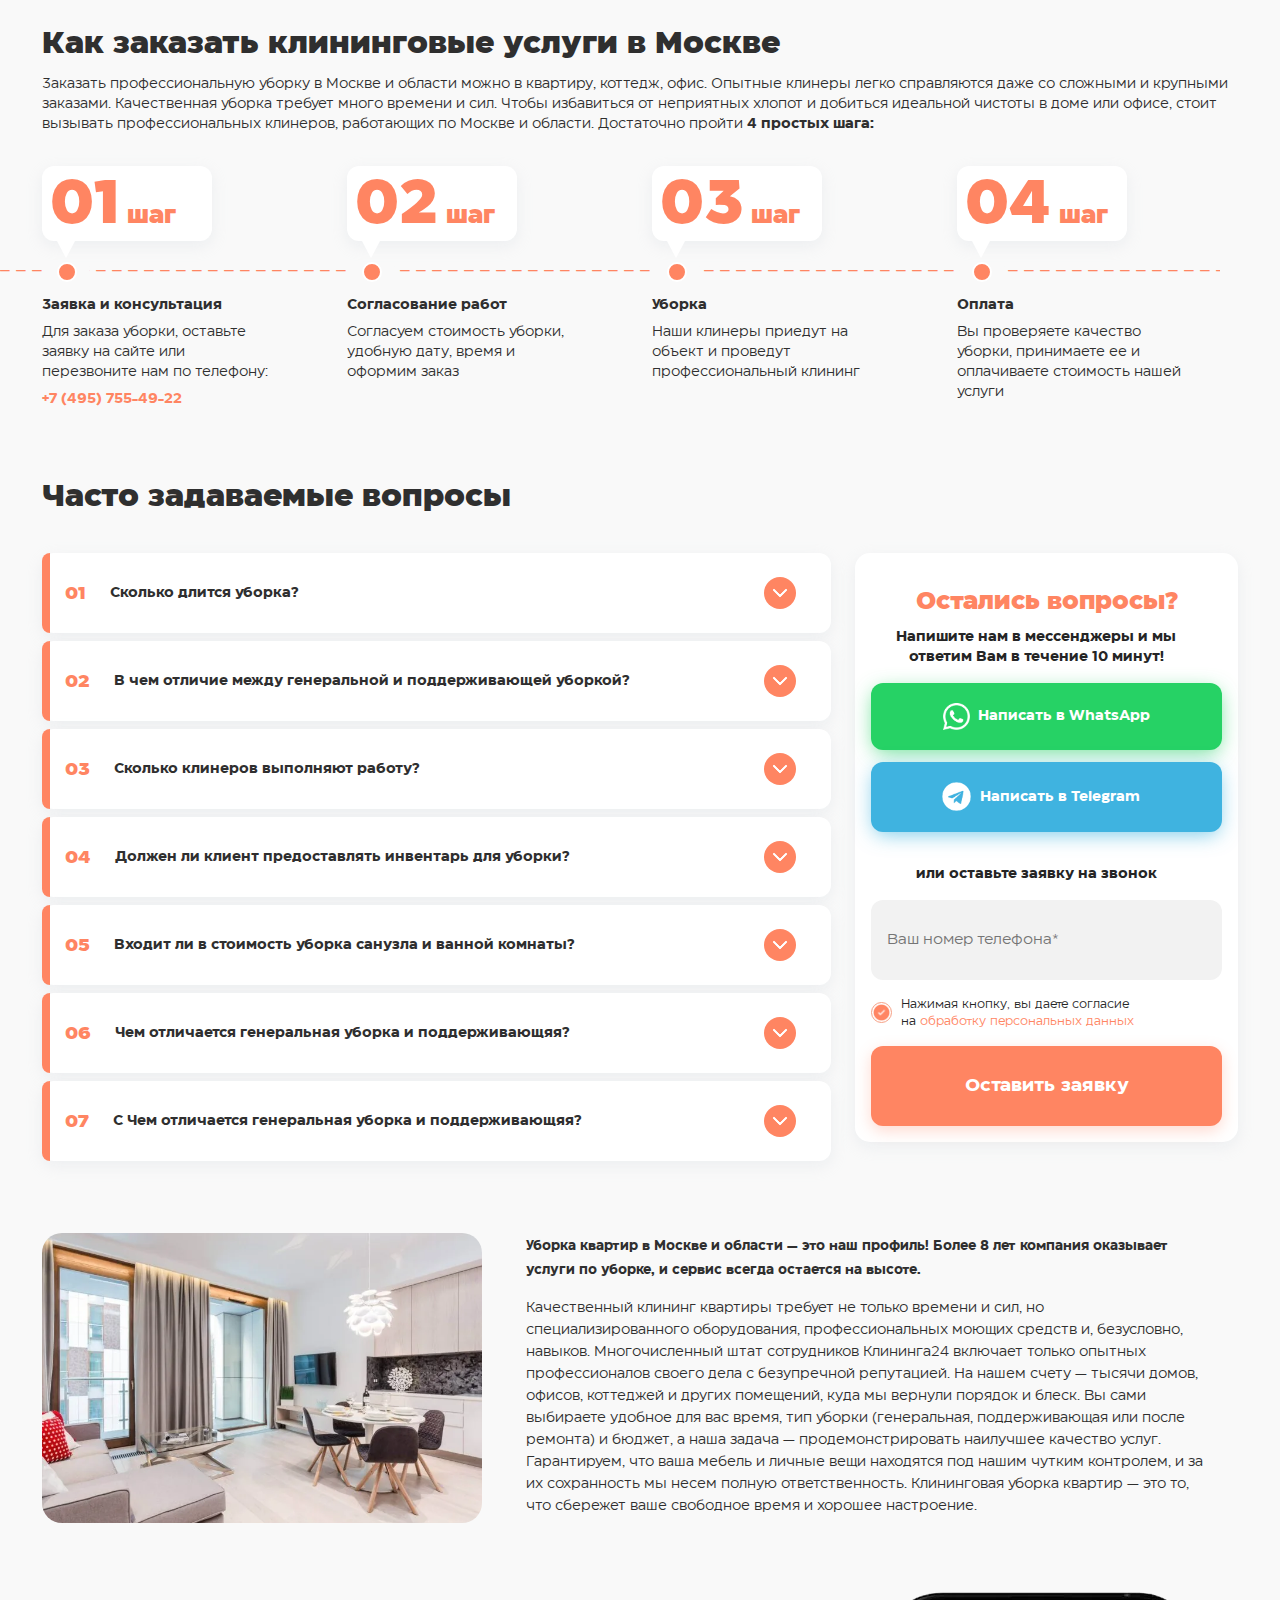
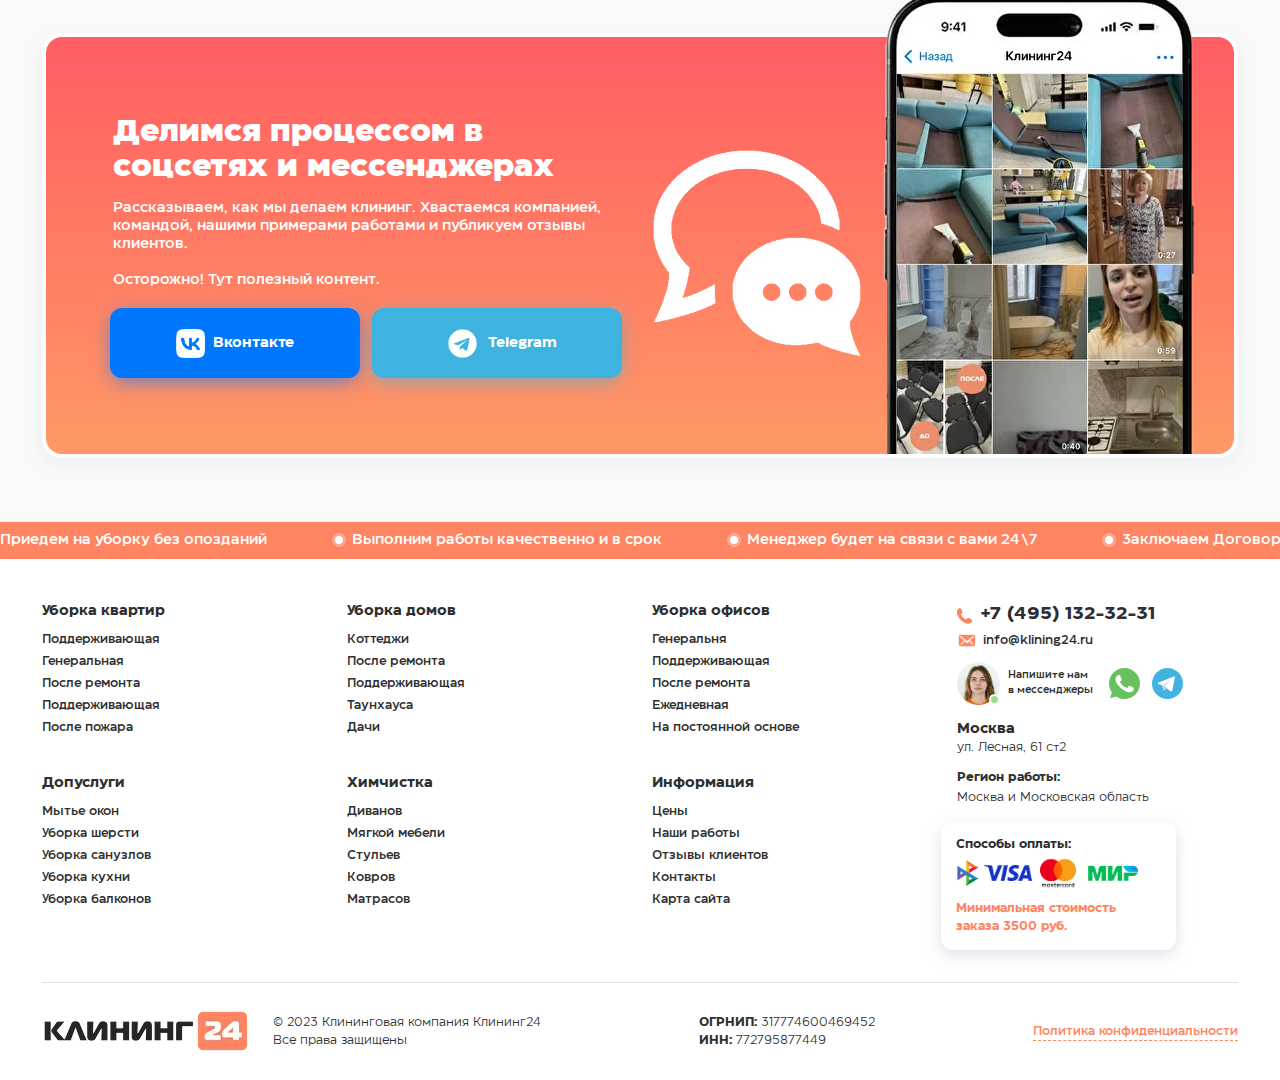
<file: services.html>
<!doctype html>
<html lang="en">
  <head>
    <meta charset="utf-8">
    <meta name="viewport" content="width=device-width, initial-scale=1">
    <meta name="format-detection" content="telephone=no">
    <title>Bootstrap demo</title>
    <link href="https://cdn.jsdelivr.net/npm/bootstrap@5.3.3/dist/css/bootstrap.min.css" rel="stylesheet" integrity="sha384-QWTKZyjpPEjISv5WaRU9OFeRpok6YctnYmDr5pNlyT2bRjXh0JMhjY6hW+ALEwIH" crossorigin="anonymous">
    <link rel="stylesheet" href="assets/css/slick.css">
    <link rel="stylesheet" href="assets/css/slick-theme.css">
    <link rel="stylesheet" href="assets/css/before-after.css">
    <link rel="stylesheet" href="style.css">
    <link rel="stylesheet" href="assets/css/services.css">
    <style>
        .banner {
            background: url(assets/img/services/services-banner.webp);
        }
        .questions-form-checkbox input:checked + .checkmark {
            background-color: transparent;
            background-image: url(assets/img/questions-form-check.webp);
            background-size: cover;
            background-position: center;
        }
        .main-slider-wrapper .slick-prev::before {
            background: url(assets/img/main-slider-prev.svg);
        }
        .main-slider-wrapper .slick-next::before {
            background: url(assets/img/main-slider-next.svg);
        }
        .sales-slider .slick-prev::before {
            background: url(assets/img/main-slider-prev.svg);
        }
        .sales-slider .slick-next::before {
            background: url(assets/img/main-slider-next.svg);
        }
        .reviews-slider .slick-prev::before {
            background: url(assets/img/main-slider-prev.svg);
        }
        .reviews-slider .slick-next::before {
            background: url(assets/img/main-slider-next.svg);
        }
        .reasons-section {
            background: url(assets/img/reasons-bg.webp);
        }
        .example-slider .handle:after {
            background-image: url(assets/img/example-slider-arrow.webp);
        }
        .tables__mark {
            background: url(assets/img/questions-form-check.webp) center no-repeat;
        }
        .tables__unMark {
            background: url(assets/img/unMark.svg) center no-repeat;
        }
        .custom-select-trigger::after {
            background-image: url(assets/img/accordion-arrow.webp);
        }
        
        
    </style>
</head>
  <body>
    <div class="main-widjet">
        <div class="main-widjet-wrapper">
            <a href="#"><img src="assets/img/nav-whatsapp.svg" alt="whatsapp"></a>
            <a href="#"><img src="assets/img/nav-telegram.svg" alt="telegram"></a>
        </div>
    </div>
    <div class="mob-menu-burger" id="mob-menu-burger">
        <div class="mob-menu-burger-wrapper">
            <span></span>
            <span></span>
            <span></span>
        </div>
    </div>
    <div id="side-menu">
        <div class="close-btn-wrapper">
            <div id="closeButton">
                <div class="closeButton-icon">
                   <img src="assets/img/close-menu-btn.webp" alt="close">
                </div>
            </div>
        </div>
        <div class="side-menu-content">           
            <a href="services.html">Уборка квартир</a>
            <a href="#">Уборка домов</a>
            <a href="#">Дополнительные услуги</a>
            <a href="#">Мойка окон</a>
            <a href="#">Химчистка</a>
            <a href="#">Юрлицам</a>
            <a href="#">Цены</a>
            <a href="#">Наши работы</a>
            <a href="#">Акции</a>
            <a href="#">Вопросы</a>
            <a href="#">О компании</a>
            <a href="#">Контакты</a>
        </div>
    </div>  
    <div class="side-menu-filter"></div>

    <header>
        <nav class="navbar navbar-expand-lg top-nav">
        <div class="container">
            <a class="navbar-brand " href="#">
                <img src="assets/img/nav-pin.svg" alt="pin">
                Москва, ул. Лесная, 61 ст2
                <img style="width: 12px;height: 12px;margin-right: 0;margin-left: 8px;"
                src="assets/img/nav-dropdown-arrow.svg" 
                alt="arrow">
            </a>
            <div class="collapse navbar-collapse" id="navbarText">
            <div class="me-auto"></div>
            <ul class="navbar-nav">
                <li class="nav-item">
                    <a class="nav-link" aria-current="page" href="#">Цены</a>
                </li>
                <li class="nav-item">
                    <a class="nav-link" href="examples.html">Наши работы</a>
                </li>
                <li class="nav-item">
                    <a class="nav-link" href="sales.html"><img src="assets/img/nav-light.webp" alt="light">Акции</a>
                </li> 
                <li class="nav-item">
                <a class="nav-link" href="#">Вопросы</a>
                </li>
                <li class="nav-item">            
                <div class="bottom-nav-item bottom-nav-item5">
                    <a class="nav-link" href="#">
                        О компании
                        <img style="width: 12px;height: 12px;margin-right: 0;margin-left: 4px;transform: translateY(-1.5px);"
                        src="assets/img/nav-dropdown-arrow.svg" 
                        alt="arrow">
                    </a>
                    <div class="bottom-nav-dropdown bottom-nav-dropdown5">
                        <div class="bottom-nav-dropdown-items row">
                            <div class="col-12 bottom-nav-dropdown-list top-nav-dropdown">
                                <a href="#">Цены</a>
                                <a href="#">Наши работы</a>
                                <a href="#">Отзывы</a>
                                <a href="#">Акции</a>
                                <a href="#">FAQ</a>
                                <a href="#">Сертификаты</a>
                                <a href="#">Гарантии</a>
                                <a href="#">Вакансии</a>
                            </div>
                        </div>
                    </div>
                </div>
                </li>
                <li class="nav-item">
                <a class="nav-link" href="contact.html">Контакты</a>
                </li>
                </ul>
            </div>
        </div>
        </nav>
        <div class="mid-nav">
        <div class="container">
            <div class="mid-nav-wrapper">
                <div class="mid-nav__logo">
                    <a href="index.html"><img src="assets/img/nav-logo.png" alt="logo"></a>
                    <p>Клининг квартир, домов, <br> офисов в Москве и МО</p>
                </div>
                <div class="mid-nav__count-bar">
                    <div class="mid-nav__count-bar-wrapper">
                        <div class="mid-nav__count">
                            <img src="assets/img/nav-checkmark.webp" alt="checkmark">   
                            <p id="counter">100 000</p>                    
                        </div>
                        <p>заказов выполнили</p>
                    </div>                    
                </div>
                <div class="mid-nav__call">
                    <div class="mid-nav__call-img">
                        <img src="assets/img/operator.webp" alt="operator">
                        <div class="mid-nav__call-active"></div>
                    </div>
                    <p>Напишите нам <br> в мессенджеры</p>
                    <img src="assets/img/nav-whatsapp.svg" alt="whatsapp">
                    <img src="assets/img/nav-telegram.svg" alt="telegram">
                </div>
                <div class="mid-nav__phone">
                    <div class="mid-nav__phone-info">
                        <a href="#">+7 (495) 755-49-22</a>
                        <p>Ежедневно с 9:00-21:00</p>
                    </div>
                    <button class="btn mid-nav__phone-btn">Заказать звонок</button>
                </div>
            </div>
        </div>
        </div>
        <div class="bottom-nav">
        <div class="container">
            <div class="bottom-nav-wrapper">             
                <div class="bottom-nav-item bottom-nav-item1">
                    <a href="services.html" class="bottom-nav-link1 selected-nav-item">
                        Уборка квартир
                        <img style="width: 12px;height: 12px;margin-right: 0;margin-left: 4px;transform: translateY(-1.5px);"
                        src="assets/img/nav-dropdown-arrow.svg" 
                        alt="arrow">
                    </a>
                    <div class="bottom-nav-dropdown bottom-nav-dropdown1">
                        <div class="bottom-nav-dropdown-items row">
                            <div class="col-6 bottom-nav-dropdown-list">
                                <a href="#">Генеральная</a>
                                <a href="#">После ремонта</a>
                                <a href="#">Комплексная</a>
                                <a href="#">Ежедневная</a>
                                <a href="#">Поддерживающая</a>
                                <a href="#">Влажная</a>
                                <a href="#">Срочная уборка</a>
                                <a href="#">Еженедельная</a>
                                <a href="#">Два раза в неделю</a>
                                <a href="#">Три раза в неделю</a>
                                <a href="#">Эко уборка</a>
                                <a href="#">Запущенных квартир</a>
                                <a href="#">Однокомнатной</a>
                            </div>
                            <div class="col-6 bottom-nav-dropdown-list">
                                <a href="#">Двухкомнатной</a>
                                <a href="#">Трёхкомнатной</a>
                                <a href="#">Четырёхкомнатной</a>
                                <a href="#">VIP уборка</a>
                                <a href="#">Перед рождением</a>
                                <a href="#">После переезда</a>
                                <a href="#">После дезинфекции</a>
                                <a href="#">Перед заселением</a>
                                <a href="#">После аренды</a>
                                <a href="#">После потопа</a>
                                <a href="#">После пожара</a>
                                <a href="#">После смерти</a>
                                <a href="#">Элитных квартир</a>
                            </div>
                        </div>
                    </div>
                </div>

                <div class="bottom-nav-item bottom-nav-item2">
                    <a href="#" class="bottom-nav-link2">
                        Уборка домов
                        <img style="width: 12px;height: 12px;margin-right: 0;margin-left: 4px;transform: translateY(-1.5px);"
                        src="assets/img/nav-dropdown-arrow.svg" 
                        alt="arrow">
                    </a>
                    <div class="bottom-nav-dropdown bottom-nav-dropdown2">
                        <div class="bottom-nav-dropdown-items row">
                            <div class="col-12 bottom-nav-dropdown-list">
                                <a href="#">После ремонта</a>
                                <a href="#">Поддерживающая</a>
                                <a href="#">Коттеджей</a>
                                <a href="#">Таунхауса</a>
                                <a href="#">Дачи</a>
                            </div>
                        </div>
                    </div>
                </div>

                <div class="bottom-nav-item bottom-nav-item3">
                    <a href="#" class="bottom-nav-link3">
                        Дополнительные услуги
                        <img style="width: 12px;height: 12px;margin-right: 0;margin-left: 4px;transform: translateY(-1.5px);"
                        src="assets/img/nav-dropdown-arrow.svg" 
                        alt="arrow">
                    </a>
                    <div class="bottom-nav-dropdown bottom-nav-dropdown3">
                        <div class="bottom-nav-dropdown-items row">
                            <div class="col-12 bottom-nav-dropdown-list">
                                <a href="#">Мытье окон</a>
                                <a href="#">Уборка шерсти</a>
                                <a href="#">Уборка санузлов</a>
                                <a href="#">Уборка кухни</a>
                                <a href="#">Уборка балконов</a>
                            </div>
                        </div>
                    </div>
                </div>
                
                <a href="#" class="bottom-nav-link4">
                    Мойка окон
                </a>

                <div class="bottom-nav-item bottom-nav-item7">
                    <a href="#" class="bottom-nav-link7">
                        Химчистка
                        <img style="width: 12px;height: 12px;margin-right: 0;margin-left: 4px;transform: translateY(-1.5px);"
                        src="assets/img/nav-dropdown-arrow.svg" 
                        alt="arrow">
                    </a>
                    <div class="bottom-nav-dropdown bottom-nav-dropdown7">
                        <div class="bottom-nav-dropdown-items row">
                            <div class="col-12 bottom-nav-dropdown-list">
                                <a href="#">Диванов</a>
                                <a href="#">Мягкой мебели</a>
                                <a href="#">Стульев</a>
                                <a href="#">Ковров</a>
                                <a href="#">Матрасов</a>
                                <a href="#">Штор</a>
                            </div>
                        </div>
                    </div>
                </div>

                <div class="bottom-nav-item bottom-nav-item6">
                    <a href="#" class="bottom-nav-link6">
                        Юрлицам
                        <img style="width: 12px;height: 12px;margin-right: 0;margin-left: 4px;transform: translateY(-1.5px);"
                        src="assets/img/nav-dropdown-arrow.svg" 
                        alt="arrow">
                    </a>
                    <div class="bottom-nav-dropdown bottom-nav-dropdown6">
                        <div class="bottom-nav-dropdown-items row" style="padding-bottom: 32px;justify-content: center;">
                            <div class="col-3 bottom-nav-dropdown-list" style="width: fit-content;padding-right: 64px;">
                                <a href="#" class="bottom-nav-dropdown-list-strong">Уборка офисов</a>
                                <a href="#">Генеральная</a>
                                <a href="#">После ремонта</a>
                                <a href="#">Поддерживающая</a>
                                <a href="#">На постоянной основе</a>
                                <a href="#">Ежедневная</a>
                                <a href="#">Утренняя</a>
                                <a href="#">Вечерняя</a>
                                <a href="#">Разовая уборка</a>
                                <a href="#">Влажная уборка</a>
                                <a href="#">Мытье окон в офисе</a>
                                <a href="#">Химчистка мебели</a>
                                <a href="#">Дезинфекция</a>
                            </div>
                            <div class="col-3 bottom-nav-dropdown-list" style="padding-left: 32px;">
                                <a href="#" class="bottom-nav-dropdown-list-strong">Уборка помещений</a>
                                <a href="#">Дезинфекция</a>
                                <a href="#">Салонов красоты</a>
                                <a href="#">На мероприятиях</a>
                                <a href="#">Торговых центров</a>
                                <a href="#">Паркинга</a>
                                <a href="#">Школ</a>
                                <a href="#">Детских садов и ДОУ</a>
                                <a href="#">Ресторанов и кафе</a>
                                <a href="#">Влажная уборка</a>
                                <a href="#">Магазинов</a>
                                <a href="#">Гостиниц и отелей</a>
                            </div>
                            <div class="col-3 bottom-nav-dropdown-list nav-dropdown-list-padding">
                                <a href="#">Производственных помещений</a>
                                <a href="#">Учебных заведений</a>
                                <a href="#">Фитнес клубов</a>
                                <a href="#">Служебных помещений</a>
                                <a href="#">Бизнес-центров</a>
                                <a href="#">Автосалонов</a>
                                <a href="#">Бани и сауны</a>
                                <a href="#">Медицинских учреждений</a>
                                <a href="#">Складских помещений</a>
                                <a href="#">Подъездов домов</a>
                                <a href="#">Нежилых</a>
                            </div>
                            <div class="col-3 bottom-nav-dropdown-list" style="padding-left: 32px;">
                                <a href="#" class="bottom-nav-dropdown-list-strong">Дополнительно</a>
                                <a href="#">Покос травы</a>
                                <a href="#">Промышленный альпинизм</a>
                                <a href="#">Мойка витрин</a>
                                <a href="#">Мойка вывесок</a>
                                <a href="#">Мойка фасадов</a>
                                <a href="#">Уборка снега</a>
                                <a href="#">Уборка бассейнов</a>
                                <a href="#">Прилегающей территории</a>
                                <a href="#">Механизированная уборка</a>
                                <a href="#">Химчистка автомобилей</a>
                            </div>
                        </div>
                    </div>
                </div>               
            </div>
        </div>
        </div>
    </header>

    <main>
        <div class="container">
            <div class="banner-breadcrumb">
                <p><a href="index.html">Главная</a> / Уборка квартир</p>
            </div>
        </div>
        <section class="banner">
            <div class="mobile-nav">
                <div class="container">
                    <div class="mobile-nav-wrapper row">
                        <div class="col-sm-9 col-11">
                            <div class="mobile-nav-items-wrapper mobile-nav-items-wrapper-low">
                                <img src="assets/img/nav-logo.png" alt="logo">
                                <a href="#">+7 (495) 755-49-22</a>
                            </div>
                        </div>
                    </div>
                </div>
            </div>
            <div class="container">
           
                <div class="banner-wrapper">
                    <div class="banner-content">
                        <h1>Уборка квартир в <span class="mobile-br"></span> Москве <span class="mobile-br"></span> <span>от 60 руб./м2</span></h1>
                        <div class="banner-info-item">
                            <img src="assets/img/banner-checkmark.webp" alt="checkmark">
                            <div class="banner-info-item-text"><p>ТОП-10 лучших клининговых компаний по версии <a href="#">Комсомольской правды</a></p></div>
                        </div>
                        <div class="banner-info-item">
                            <img src="assets/img/banner-checkmark.webp" alt="checkmark">
                            <div class="banner-info-item-text"><p>Держим высокий рейтинг 5,0 <img class="banner-star-img" src="assets/img/banner-star.webp" alt="star"> на <a href="#">Яндекс отзывах</a> уже более 7 лет</p></div>
                        </div>
                        <div class="banner-items-title">
                            Забронируй уборку сегодня и получи подарок на выбор:
                        </div>
                        <div class="banner-items-wrapper row">
                            <div class="col-lg-6 col-12">
                                <div class="banner-item">
                                    <div class="banner-item-img">
                                        <img src="assets/img/banner-item1.webp" alt="item1">
                                    </div>
                                    <div class="banner-item-text">
                                        <div class="banner-item-title">Скидку 10%</div>
                                        <p>на любой вид уборки при первом заказе</p>
                                    </div>
                                </div>
                            </div>
                            <div class="col-lg-6 col-12">
                                <div class="banner-item">
                                    <div class="banner-item-img">
                                        <img src="assets/img/banner-item2.webp" alt="item1">
                                    </div>
                                    <div class="banner-item-text">
                                        <div class="banner-item-title">Скидку 20%</div>
                                        <p>на химчистку при заказе уборки</p>
                                    </div> 
                                </div>
                            </div>
                            <div class="col-lg-6 col-12">
                                <div class="banner-item">
                                    <div class="banner-item-img">
                                        <img src="assets/img/banner-item3.webp" alt="item1">
                                    </div>
                                    <div class="banner-item-text">
                                        <div class="banner-item-title">Мойку окна</div>
                                        <p>при заказе уборки</p>
                                    </div>
                                </div>
                            </div>
                            <div class="col-lg-6 col-12">
                                <div class="banner-item">
                                    <div class="banner-item-img">
                                        <img src="assets/img/banner-item4.webp" alt="item1">
                                    </div>
                                    <div class="banner-item-text">
                                        <div class="banner-item-title">Мойку техники</div>
                                        <p>1 единица бытовой техники</p>
                                    </div>
                                </div>
                            </div>                 
                        </div>
                        <div class="mob-banner-image">
                            <img src="assets/img/banner-girl.webp" alt="banner-girl">
                        </div>
                        <div class="banner-buttons-wrapper">
                            <a href="#">
                                <button class="btn banner-btn1">Заказать уборку</button>
                            </a>
                            <a href="#">
                                <button class="btn banner-btn2"><img src="assets/img/banner-whatsapp-icon.webp" alt="whatsapp">Написать в WhatsApp</button>
                            </a>
                        </div>
                    </div>
                    <div class="banner-image">
                        <img src="assets/img/banner-girl.webp" alt="banner-girl">
                    </div>
                </div>
            </div>
            <div class="banner-row">
                <div class="marquee">
                    <div class="marquee-content">
                        <div class="marquee-item">
                            Приедем на уборку без опозданий
                        </div>
                        <div class="marquee-item">
                            Выполним работы качественно и в срок
                        </div>
                        <div class="marquee-item">
                            Менеджер будет на связи с вами 24\7
                        </div>
                        <div class="marquee-item">
                            Заключаем Договор
                        </div>
                        <div class="marquee-item">
                            Дарим сертификат на последующие уборки
                        </div>
                        <div class="marquee-item">
                            Используем профессиональное оборудование
                        </div>
                        <div class="marquee-item">
                            Приедем на уборку без опозданий
                        </div>
                        <div class="marquee-item">
                            Выполним работы качественно и в срок
                        </div>
                        <div class="marquee-item">
                            Менеджер будет на связи с вами 24\7
                        </div>
                        <div class="marquee-item">
                            Заключаем Договор
                        </div>
                        <div class="marquee-item">
                            Дарим сертификат на последующие уборки
                        </div>
                        <div class="marquee-item">
                            Используем профессиональное оборудование
                        </div>
                    </div>
                </div>
            </div>
        </section>
        <section class="services">
            <div class="container">
                <div class="services-title">
                    <h2>Наши услуги</h2>
                </div>
                <div class="services-items-wrapper row">
                    <div class="col-xl-3 col-lg-4 col-md-6 col-12">
                        <div class="services-item">
                            <div class="services-item__img" style="background: url(assets/img/services1.webp);"></div>
                            <div class="services-item__text">
                                <h6>Уборка квартир</h6>
                                <div class="services-item__price">от 120 руб./м2</div>
                                <p>Среднее время работы: 2 - 7 ч.</p>
                                <p>Кол-во работников: 1 - 4 чел.</p>
                            
                            </div>
                            <a href="#"><button class="btn more-btn">Подробнее</button></a>
                        </div>
                    </div>
                    <div class="col-xl-3 col-lg-4 col-md-6 col-12">
                        <div class="services-item">
                            <div class="services-item__img" style="background: url(assets/img/services1.webp);"></div>
                            <div class="services-item__text">
                                <h6>Уборка квартир</h6>
                                <div class="services-item__price">от 120 руб./м2</div>
                                <p>Среднее время работы: 2 - 7 ч.</p>
                                <p>Кол-во работников: 1 - 4 чел.</p>
                                
                            </div>
                            <a href="#"><button class="btn more-btn">Подробнее</button></a>
                        </div>
                    </div>
                    <div class="col-xl-3 col-lg-4 col-md-6 col-12">
                        <div class="services-item">
                            <div class="services-item__img" style="background: url(assets/img/services1.webp);"></div>
                            <div class="services-item__text">
                                <h6>Уборка квартир</h6>
                                <div class="services-item__price">от 120 руб./м2</div>
                                <p>Среднее время работы: 2 - 7 ч.</p>
                                <p>Кол-во работников: 1 - 4 чел.</p>
                                
                            </div>
                            <a href="#"><button class="btn more-btn">Подробнее</button></a>
                        </div>
                    </div>
                    <div class="col-xl-3 col-lg-4 col-md-6 col-12">
                        <div class="services-item">
                            <div class="services-item__img" style="background: url(assets/img/services1.webp);"></div>
                            <div class="services-item__text">
                                <h6>Уборка квартир</h6>
                                <div class="services-item__price">от 120 руб./м2</div>
                                <p>Среднее время работы: 2 - 7 ч.</p>
                                <p>Кол-во работников: 1 - 4 чел.</p>
                                
                            </div>
                            <a href="#"><button class="btn more-btn">Подробнее</button></a>
                        </div>
                    </div>
                </div>
            </div>
        </section>
        <section class="price-section">
            <div class="container">
                <div class="price-section-title">
                    <h2>Сколько стоит уборка в Москве?</h2>
                    <a href="#"><button class="btn price-title-btn">Смотреть прайс-лист</button></a>
                </div>
                <div class="price-section-text">
                    <p>На цены оказывает влияние <strong>3 основных фактора:</strong></p>
                    <div class="price-text-items-wrapper row">
                        <div class="col-md-4 col-12">
                            <div class="price-text-item">
                                <div class="price-text-item-img" style="background: url(assets/img/price-text1.webp);">
                                    <div class="price-text-item-img-num">01</div>
                                </div>
                                <div class="price-text-item-content">
                                    <p>Тип уборки (поддерживающая, генеральная, после ремонта)</p>
                                </div>
                            </div>
                        </div>
                        <div class="col-md-4 col-12">
                            <div class="price-text-item">
                                <div class="price-text-item-img" style="background: url(assets/img/price-text2.webp);">
                                    <div class="price-text-item-img-num">02</div>
                                </div>
                                <div class="price-text-item-content">
                                    <p>Количество квадратных метров вашего помещения</p>
                                </div>
                            </div>
                        </div>
                        <div class="col-md-4 col-12">
                            <div class="price-text-item">
                                <div class="price-text-item-img" style="background: url(assets/img/price-text3.webp);">
                                    <div class="price-text-item-img-num">03</div>
                                </div>
                                <div class="price-text-item-content">
                                    <p>Необходимые дополнительные услуги</p>
                                </div>
                            </div>
                        </div>           
                    </div>
                    <p>
                        В процессе необходимо удалить строительную пыль, остатки клея, краски и другие загрязнения, которые образуются в результате ремонта и остаются на видимых поверхностях отделки и мебели.
                        <br><br>
                        В большинстве случаев требуется использование специальных профессиональных инструментов и химических средств. А также точно не лишней будет высокая квалификация клинеров, которые могут эффективно очистить помещения от сложных загрязнений. В результате квартира становится полностью чистой и готовой к комфортному проживанию.
                    </p>
                </div>
                <div class="price-table-wrapper">
                    <div class="tables__mainWrapper tables__mainWrapper_visHid hidden">
                        <div class="tables__tableWrp">
                          <div class="tables__table tables__table_fourCols nmt">
                                <div class="tables__tableRow tables__tableRow_th">
                                  <div class="tables__tableItm">Что входит в уборку</div>
                                  <div class="tables__tableItm">Поддерживающая</div>
                                  <div class="tables__tableItm">Генеральная</div>                   
                                   <div class="tables__tableItm">После ремонта</div>                
                                </div>
                                <div class="mob-tables__tableRow_th">
                                    <div class="mob-tables__tableRow_th-item">
                                        Поддерживающая
                                    </div>
                                    <div class="mob-tables__tableRow_th-item">
                                        Генеральная
                                    </div>
                                    <div class="mob-tables__tableRow_th-item">
                                        После ремонта
                                    </div>
                                </div>
                                <div class="tables__tableRow">
                                  <div class="tables__tableItm">Цена</div>
                                  <div class="tables__tableItm">от 60 руб./м2</div>
                                  <div class="tables__tableItm">от 120 руб./м2</div> 
                                  <div class="tables__tableItm">от 140 руб./м2</div>
                                </div>
                                <div class="tables__tableRow">
                                  <div class="tables__tableItm">Время</div>
                                  <div class="tables__tableItm">от 2,5 ч</div>
                                  <div class="tables__tableItm">от 2,5 ч</div>                    
                                  <div class="tables__tableItm">от 2,5 ч</div>                  
                                </div>
                                <div class="tables__tableRow">
                                  <div class="tables__tableItm"><b>Комната:</b></div>
                                  <div class="tables__tableItm"></div>
                                  <div class="tables__tableItm"></div> 
                                  <div class="tables__tableItm"></div>
                                </div>
                                <div class="tables__tableRow">
                                  <div class="tables__tableItm">Разложим вещи по местам</div>
                                  <div class="tables__tableItm"><div class="tables__mark"></div></div>
                                  <div class="tables__tableItm"><div class="tables__mark"></div></div>  
                                  <div class="tables__tableItm"><div class="tables__unMark"></div></div> 
                                </div>
                                <div class="tables__tableRow">
                                  <div class="tables__tableItm">Застелим кровать</div>
                                  <div class="tables__tableItm"><div class="tables__mark"></div></div>
                                  <div class="tables__tableItm"><div class="tables__mark"></div></div> 
                                  <div class="tables__tableItm"><div class="tables__unMark"></div></div> 
                                </div>
                                <div class="tables__tableRow">
                                  <div class="tables__tableItm">Обработаем оргтехнику</div>
                                  <div class="tables__tableItm"><div class="tables__mark"></div></div>
                                  <div class="tables__tableItm"><div class="tables__mark"></div></div>
                                  <div class="tables__tableItm"><div class="tables__unMark"></div></div> 
                                </div>
                                <div class="tables__tableRow">
                                  <div class="tables__tableItm">Протрем подоконники</div>
                                  <div class="tables__tableItm"><div class="tables__mark"></div></div>
                                  <div class="tables__tableItm"><div class="tables__mark"></div></div>
                                  <div class="tables__tableItm"><div class="tables__unMark"></div></div> 
                                </div>
                                <div class="tables__tableRow">
                                  <div class="tables__tableItm">Цена</div>
                                  <div class="tables__tableItm">от 500₽</div>
                                  <div class="tables__tableItm">от 120 руб./м2</div>
                                  <div class="tables__tableItm">от 140 руб./м2</div>                  
                                </div>     
                                <div class="tables__tableRow">
                                    <div class="tables__tableItm">Время</div>
                                    <div class="tables__tableItm">от 2,5 ч</div>
                                    <div class="tables__tableItm">от 2,5 ч</div>
                                    <div class="tables__tableItm">от 2,5 ч</div>                  
                                </div>  
                                <div class="tables__tableRow">
                                    <div class="tables__tableItm"><b>Прихожая:</b></div>
                                    <div class="tables__tableItm"></div>
                                    <div class="tables__tableItm"></div> 
                                    <div class="tables__tableItm"></div>
                                </div>
                                <div class="tables__tableRow">
                                    <div class="tables__tableItm">Разложим вещи по местам</div>
                                    <div class="tables__tableItm"><div class="tables__mark"></div></div>
                                    <div class="tables__tableItm"><div class="tables__mark"></div></div>
                                    <div class="tables__tableItm"><div class="tables__unMark"></div></div> 
                                </div>   
                                <div class="tables__tableRow">
                                    <div class="tables__tableItm">Застелим кровать</div>
                                    <div class="tables__tableItm"><div class="tables__mark"></div></div>
                                    <div class="tables__tableItm"><div class="tables__mark"></div></div>
                                    <div class="tables__tableItm"><div class="tables__unMark"></div></div> 
                                </div>   
                                <div class="tables__tableRow">
                                    <div class="tables__tableItm">Обработаем оргтехнику</div>
                                    <div class="tables__tableItm"><div class="tables__mark"></div></div>
                                    <div class="tables__tableItm"><div class="tables__mark"></div></div>
                                    <div class="tables__tableItm"><div class="tables__unMark"></div></div> 
                                </div>  
                                <div class="tables__tableRow">
                                    <div class="tables__tableItm">Протрем подоконники</div>
                                    <div class="tables__tableItm"><div class="tables__mark"></div></div>
                                    <div class="tables__tableItm"><div class="tables__mark"></div></div>
                                    <div class="tables__tableItm"><div class="tables__unMark"></div></div> 
                                </div>    
                                <div class="tables__tableRow">
                                    <div class="tables__tableItm">Цена</div>
                                    <div class="tables__tableItm">от 500₽</div>
                                    <div class="tables__tableItm">от 120 руб./м2</div>
                                    <div class="tables__tableItm">от 140 руб./м2</div>                  
                                  </div>     
                                  <div class="tables__tableRow">
                                      <div class="tables__tableItm">Время</div>
                                      <div class="tables__tableItm">от 2,5 ч</div>
                                      <div class="tables__tableItm">от 2,5 ч</div>
                                      <div class="tables__tableItm">от 2,5 ч</div>                  
                                  </div>  
                                  <div class="tables__tableRow">
                                      <div class="tables__tableItm"><b>Прихожая:</b></div>
                                      <div class="tables__tableItm"></div>
                                      <div class="tables__tableItm"></div> 
                                      <div class="tables__tableItm"></div>
                                  </div>
                                  <div class="tables__tableRow">
                                      <div class="tables__tableItm">Разложим вещи по местам</div>
                                      <div class="tables__tableItm"><div class="tables__mark"></div></div>
                                      <div class="tables__tableItm"><div class="tables__mark"></div></div>
                                      <div class="tables__tableItm"><div class="tables__unMark"></div></div> 
                                  </div>   
                                  <div class="tables__tableRow">
                                      <div class="tables__tableItm">Застелим кровать</div>
                                      <div class="tables__tableItm"><div class="tables__mark"></div></div>
                                      <div class="tables__tableItm"><div class="tables__mark"></div></div>
                                      <div class="tables__tableItm"><div class="tables__unMark"></div></div> 
                                  </div>   
                                  <div class="tables__tableRow">
                                      <div class="tables__tableItm">Обработаем оргтехнику</div>
                                      <div class="tables__tableItm"><div class="tables__mark"></div></div>
                                      <div class="tables__tableItm"><div class="tables__mark"></div></div>
                                      <div class="tables__tableItm"><div class="tables__unMark"></div></div> 
                                  </div>  
                                  <div class="tables__tableRow">
                                      <div class="tables__tableItm">Протрем подоконники</div>
                                      <div class="tables__tableItm"><div class="tables__mark"></div></div>
                                      <div class="tables__tableItm"><div class="tables__mark"></div></div>
                                      <div class="tables__tableItm"><div class="tables__unMark"></div></div> 
                                  </div>   
                                  <div class="tables__tableRow">
                                  <div class="tables__tableItm">Цена</div>
                                  <div class="tables__tableItm">от 500₽</div>
                                  <div class="tables__tableItm">от 120 руб./м2</div>
                                  <div class="tables__tableItm">от 140 руб./м2</div>                  
                                </div>     
                                <div class="tables__tableRow">
                                    <div class="tables__tableItm">Время</div>
                                    <div class="tables__tableItm">от 2,5 ч</div>
                                    <div class="tables__tableItm">от 2,5 ч</div>
                                    <div class="tables__tableItm">от 2,5 ч</div>                  
                                </div>  
                                <div class="tables__tableRow">
                                    <div class="tables__tableItm"><b>Прихожая:</b></div>
                                    <div class="tables__tableItm"></div>
                                    <div class="tables__tableItm"></div> 
                                    <div class="tables__tableItm"></div>
                                </div>
                                <div class="tables__tableRow">
                                    <div class="tables__tableItm">Разложим вещи по местам</div>
                                    <div class="tables__tableItm"><div class="tables__mark"></div></div>
                                    <div class="tables__tableItm"><div class="tables__mark"></div></div>
                                    <div class="tables__tableItm"><div class="tables__unMark"></div></div> 
                                </div>   
                                <div class="tables__tableRow">
                                    <div class="tables__tableItm">Застелим кровать</div>
                                    <div class="tables__tableItm"><div class="tables__mark"></div></div>
                                    <div class="tables__tableItm"><div class="tables__mark"></div></div>
                                    <div class="tables__tableItm"><div class="tables__unMark"></div></div> 
                                </div>   
                                <div class="tables__tableRow">
                                    <div class="tables__tableItm">Обработаем оргтехнику</div>
                                    <div class="tables__tableItm"><div class="tables__mark"></div></div>
                                    <div class="tables__tableItm"><div class="tables__mark"></div></div>
                                    <div class="tables__tableItm"><div class="tables__unMark"></div></div> 
                                </div>  
                                <div class="tables__tableRow">
                                    <div class="tables__tableItm">Протрем подоконники</div>
                                    <div class="tables__tableItm"><div class="tables__mark"></div></div>
                                    <div class="tables__tableItm"><div class="tables__mark"></div></div>
                                    <div class="tables__tableItm"><div class="tables__unMark"></div></div> 
                                </div>   
                                <div class="tables__tableRow">
                                  <div class="tables__tableItm">Цена</div>
                                  <div class="tables__tableItm">от 500₽</div>
                                  <div class="tables__tableItm">от 120 руб./м2</div>
                                  <div class="tables__tableItm">от 140 руб./м2</div>                  
                                </div>     
                                <div class="tables__tableRow">
                                    <div class="tables__tableItm">Время</div>
                                    <div class="tables__tableItm">от 2,5 ч</div>
                                    <div class="tables__tableItm">от 2,5 ч</div>
                                    <div class="tables__tableItm">от 2,5 ч</div>                  
                                </div>  
                                <div class="tables__tableRow">
                                    <div class="tables__tableItm"><b>Прихожая:</b></div>
                                    <div class="tables__tableItm"></div>
                                    <div class="tables__tableItm"></div> 
                                    <div class="tables__tableItm"></div>
                                </div>
                                <div class="tables__tableRow">
                                    <div class="tables__tableItm">Разложим вещи по местам</div>
                                    <div class="tables__tableItm"><div class="tables__mark"></div></div>
                                    <div class="tables__tableItm"><div class="tables__mark"></div></div>
                                    <div class="tables__tableItm"><div class="tables__unMark"></div></div> 
                                </div>   
                                <div class="tables__tableRow">
                                    <div class="tables__tableItm">Застелим кровать</div>
                                    <div class="tables__tableItm"><div class="tables__mark"></div></div>
                                    <div class="tables__tableItm"><div class="tables__mark"></div></div>
                                    <div class="tables__tableItm"><div class="tables__unMark"></div></div> 
                                </div>   
                                <div class="tables__tableRow">
                                    <div class="tables__tableItm">Обработаем оргтехнику</div>
                                    <div class="tables__tableItm"><div class="tables__mark"></div></div>
                                    <div class="tables__tableItm"><div class="tables__mark"></div></div>
                                    <div class="tables__tableItm"><div class="tables__unMark"></div></div> 
                                </div>  
                                <div class="tables__tableRow">
                                    <div class="tables__tableItm">Протрем подоконники</div>
                                    <div class="tables__tableItm"><div class="tables__mark"></div></div>
                                    <div class="tables__tableItm"><div class="tables__mark"></div></div>
                                    <div class="tables__tableItm"><div class="tables__unMark"></div></div> 
                                </div>                            
                          </div>
                        </div>
                        <div class="tables__buttons-wrapper">
                            <div class="tables__openTableBtn btn show"><span class="showPrices">Раскрыть все цены</span><span class="hidePrices">Свернуть</span></div>
                            <a href="#">
                                <button class="btn banner-btn2" style="font-size: 12px; border-radius: 12px; width: 241px;height: 57px;margin-right: 8px;">
                                    <img src="assets/img/banner-whatsapp-icon.webp" alt="whatsapp">
                                    Рассчитать в WhatsApp
                                </button>
                            </a>
                        </div>                       
                    </div>
                </div>
            </div>
        </section>
        <section class="calc-section">
            <div class="container">
                <div class="calc-title">Онлайн калькулятор уборки</div>
                <div class="calc-section-wrapper row">
                    <div class="calc-params col-xl-8 col-12">
                        <div class="calc-param-item">
                            <div class="calc-param-title">Тип помещения:</div>
                            <div class="custom-select-wrapper">
                                <select class="custom-select">
                                    <option value="1">Квартира</option>
                                    <option value="2">Дом</option>
                                    <option value="3">Офис</option>
                                </select>
                                <div class="custom-select-trigger">Квартира</div>
                                <div class="custom-options">
                                    <div class="custom-option" data-value="1">Квартира</div>
                                    <div class="custom-option" data-value="2">Дом</div>
                                    <div class="custom-option" data-value="3">Офис</div>
                                </div>
                            </div>
                        </div>
                        <div class="calc-param-item">
                            <div class="calc-param-title">Тип уборки:</div>
                            <div class="custom-select-wrapper">
                                <select class="custom-select">
                                    <option value="1">Квартира</option>
                                    <option value="2">Дом</option>
                                    <option value="3">Офис</option>
                                </select>
                                <div class="custom-select-trigger">Квартира</div>
                                <div class="custom-options">
                                    <div class="custom-option" data-value="1">Квартира</div>
                                    <div class="custom-option" data-value="2">Дом</div>
                                    <div class="custom-option" data-value="3">Офис</div>
                                </div>
                            </div>
                        </div>
                        <div class="calc-param-item">
                            <div class="calc-param-title">Площадь помещения:</div>
                            <div class="custom-range-wrapper">
                                <div class="range">
                                    <div class="range__content">
                                       <div class="range-min">30 м²</div>
                                       <div class="range-max">300 м²</div>
                                       <div class="range__slider">
                                          <div class="range__slider-line" id="range-line"></div>
                                       </div>
                                       
                                       <div class="range__thumb" id="range-thumb">
                                          <div class="range__value">
                                             <span class="range__value-number" id="range-number">150</span>
                                          </div>
                                       </div>
                           
                                       <input type="range" class="range__input" id="range-input" min="30" max="300" value="150" step="1">
                                    </div>
                                 </div>
                            </div>
                        </div>
                        <div class="row">
                            <div class="col-lg-7 col-12">
                                <div class="calc-param-item">
                                    <div class="calc-param-title">Степень загрязнения:</div>
                                    <div class="custom-select-wrapper" style="max-width: 230px;">
                                        <select class="custom-select">
                                            <option value="1">Квартира</option>
                                            <option value="2">Дом</option>
                                            <option value="3">Офис</option>
                                        </select>
                                        <div class="custom-select-trigger">Квартира</div>
                                        <div class="custom-options">
                                            <div class="custom-option" data-value="1">Квартира</div>
                                            <div class="custom-option" data-value="2">Дом</div>
                                            <div class="custom-option" data-value="3">Офис</div>
                                        </div>
                                    </div>
                                    </div>
                            </div>
                            <div class="col-lg-5 col-12">
                                <div class="calc-param-item mini-calc-param-item">
                                    <div class="calc-param-title calc-pram-mini-title" style="margin-right: 0px;">Кол-во <span class="service-param-br-pc"></span> санузлов:</div>
                                    <div class="number-input">
                                        <button class="plus">+</button>
                                        <input type="text" class="input-number" value="1" readonly>
                                        <button class="minus">-</button>
                                    </div>
                                </div>
                            </div>
                        </div>                    
                        <div class="calc-param-item" style="align-items: flex-start;">
                            <div class="calc-param-title">Дополнительные услуги:</div>
                            <div class="calc-adds-wrapper">
                                <div class="calc-add-items row">
                                    <div class="col-sm-4 col-6">
                                        <div class="checkbox-container calc-add-item">
                                            <input type="checkbox" id="checkbox1">
                                            <label for="checkbox1"><p>Поменять постельное белье</p></label>
                                        </div>
                                    </div>
                                    <div class="col-sm-4 col-6">
                                        <div class="checkbox-container calc-add-item">
                                            <input type="checkbox" id="checkbox2">
                                            <label for="checkbox2"><p>Поменять постельное белье</p></label>
                                        </div>
                                    </div>
                                    <div class="col-sm-4 col-6">
                                        <div class="checkbox-container calc-add-item">
                                            <input type="checkbox" id="checkbox3">
                                            <label for="checkbox3"><p>Поменять постельное белье</p></label>
                                        </div>
                                    </div>
                                    <div class="col-sm-4 col-6">
                                        <div class="checkbox-container calc-add-item">
                                            <input type="checkbox" id="checkbox4">
                                            <label for="checkbox4"><p>Поменять постельное белье</p></label>
                                        </div>
                                    </div>
                                    <div class="col-sm-4 col-6">
                                        <div class="checkbox-container calc-add-item">
                                            <input type="checkbox" id="checkbox5">
                                            <label for="checkbox5"><p>Поменять постельное белье</p></label>
                                        </div>
                                    </div>
                                    <div class="col-sm-4 col-6">
                                        <div class="checkbox-container calc-add-item">
                                            <input type="checkbox" id="checkbox6">
                                            <label for="checkbox6"><p>Поменять постельное белье</p></label>
                                        </div>
                                    </div>
                                    <div class="col-sm-4 col-6">
                                        <div class="checkbox-container calc-add-item">
                                            <input type="checkbox" id="checkbox7">
                                            <label for="checkbox7"><p>Поменять постельное белье</p></label>
                                        </div>
                                    </div>
                                    <div class="col-sm-4 col-6">
                                        <div class="checkbox-container calc-add-item">
                                            <input type="checkbox" id="checkbox8">
                                            <label for="checkbox8"><p>Поменять постельное белье</p></label>
                                        </div>
                                    </div>
                                    <div class="col-sm-4 col-6">
                                        <div class="checkbox-container calc-add-item">
                                            <input type="checkbox" id="checkbox9">
                                            <label for="checkbox9"><p>Поменять постельное белье</p></label>
                                        </div>
                                    </div>
                                    <div class="col-sm-4 col-6">
                                        <div class="checkbox-container calc-add-item">
                                            <input type="checkbox" id="checkbox10">
                                            <label for="checkbox10"><p>Поменять постельное белье</p></label>
                                        </div>
                                    </div>
                                    <div class="col-sm-4 col-6">
                                        <div class="checkbox-container calc-add-item">
                                            <input type="checkbox" id="checkbox11">
                                            <label for="checkbox11"><p>Поменять постельное белье</p></label>
                                        </div>
                                    </div>
                                    <div class="col-sm-4 col-6">
                                        <div class="checkbox-container calc-add-item">
                                            <input type="checkbox" id="checkbox12">
                                            <label for="checkbox12"><p>Поменять постельное белье</p></label>
                                        </div>
                                    </div>
                                </div>
                            </div>
                        </div>
                    </div>
                    <div class="calc-form-wrapper col-xl-4 col-12">
                        <div class="calc-price-form">
                            <h5>Уборка квартиры <span>153 м²</span></h5>
                            <div class="calc-price-form-add">
                                <p>Поменять постельное белье</p>
                                <img src="assets/img/services/cancel-add.svg" alt="cancel">
                            </div>
                            <div class="calc-price-form-add">
                                <p>Поменять постельное белье</p>
                                <img src="assets/img/services/cancel-add.svg" alt="cancel">
                            </div>
                            <div class="calc-price-form-sale">
                                <p>Добавить <span>скидку 10%</span> к заказу?</p>
                                <label class="switch">
                                    <input type="checkbox">
                                    <span class="slider"></span>
                                  </label>
                            </div>
                            <div class="calc-price-form-finish">
                                <div class="calc-price-form-finish-wrapper">
                                    <h5>Примерная стоимость от:</h5>
                                    <p>3990<span>руб.</span></p>
                                </div>
                                <strong>*Стоимость услуги ориентировочная и может отличаться</strong>
                            </div>
                        </div>
                        <div class="questions-form-wrapper calc-contact-form">
                            <h4>Оставьте заявку и мы свяжемся с вами в течение 10 минут!</h4>
                            <form action="" class="form questions-form">
                                <input type="text" class="questions-form-input" placeholder="Как вас зовут?" required> 
                                <input type="text" class="questions-form-input" placeholder="Ваш номер телефона*" required> 
                                <div class="questions-form-alert">
                                    <label class="questions-form-checkbox" style="margin-right: 8px;">
                                        <input type="checkbox" checked>
                                        <span class="checkmark"></span>
                                    </label>  
                                    <p style="max-width: none;">Нажимая кнопку, вы даете согласие на <span>обработку персональных данных</span></p>
                                </div>                                
                                <button class="btn questions-form-send">Заказать уборку</button>
                            </form>
                        </div>
                    </div>
                </div>
            </div>
        </section>
        <section class="main-slider-section">
            <div class="container">
                <div class="main-slider-section-title">
                    <h2>Что входит в уборку</h2>
                    <p>Наш клинер приезжает в назначенное время со всем необходимым и сразу приступает к делу.</p>
                </div>
                <div class="main-slider-wrapper">
                    <div class="main-slider-slide" style="background: url(assets/img/mail-slider1.webp);">
                        <div class="main-slider-slide-markers">
                            <div class="main-slider-marker">Обеспылим <br> фасады мебели</div>
                            <div class="main-slider-marker">Вымоем <br> бытовую технику</div>
                            <div class="main-slider-marker">Вымоем окна, <br> подоконники и откосы</div>
                            <div class="main-slider-marker">Вымоем посуду и <br> столовые приборы</div>
                            <div class="main-slider-marker">Обеспылим стены <br> и потолок</div>
                            <div class="main-slider-marker">Постираем и <br> выгладим шторы</div>
                            <div class="main-slider-marker">Обеспылим предметы <br> интерьера</div>
                            <div class="main-slider-marker">Вымоем пол и <br> пропылесосим ковры</div>
                            <div class="main-slider-marker">Обеспылим <br> осветительные приборы</div>
                        </div>
                        <div class="mob-main-slider-slider-text">
                            <div class="mob-main-slider-slider-text-items-wrapper">
                                <p>Обеспылим фасады мебели</p>
                                <p>Вымоем бытовую технику</p>
                                <p>Вымоем пол и пропылесосим ковры</p>
                                <p>Обеспылим предметы интерьера</p>
                                <p>Вымоем посуду и столовые приборы</p>
                                <p>Вымоем окна, подоконники и откосы</p>
                                <p>Постираем и выгладим шторы</p>
                                <p>Обеспылим стены и потолок</p>
                                <p>Обеспылим осветительные приборы</p>
                            </div>                         
                        </div>
                    </div>
                    <div class="main-slider-slide" style="background: url(assets/img/mail-slider1.webp);">
                        <div class="main-slider-slide-markers">
                            <div class="main-slider-marker">Обеспылим <br> фасады мебели</div>
                            <div class="main-slider-marker">Вымоем <br> бытовую технику</div>
                            <div class="main-slider-marker">Вымоем окна, <br> подоконники и откосы</div>
                            <div class="main-slider-marker">Вымоем посуду и <br> столовые приборы</div>
                            <div class="main-slider-marker">Обеспылим стены <br> и потолок</div>
                            <div class="main-slider-marker">Постираем и <br> выгладим шторы</div>
                            <div class="main-slider-marker">Обеспылим предметы <br> интерьера</div>
                            <div class="main-slider-marker">Вымоем пол и <br> пропылесосим ковры</div>
                            <div class="main-slider-marker">Обеспылим <br> осветительные приборы</div>
                        </div>
                        <div class="mob-main-slider-slider-text">
                            <div class="mob-main-slider-slider-text-items-wrapper">
                                <p>Обеспылим фасады мебели</p>
                                <p>Вымоем бытовую технику</p>
                                <p>Вымоем пол и пропылесосим ковры</p>
                                <p>Обеспылим предметы интерьера</p>
                                <p>Вымоем посуду и столовые приборы</p>
                                <p>Вымоем окна, подоконники и откосы</p>
                                <p>Постираем и выгладим шторы</p>
                                <p>Обеспылим стены и потолок</p>
                                <p>Обеспылим осветительные приборы</p>
                            </div>                         
                        </div>
                    </div>
                    <div class="main-slider-slide" style="background: url(assets/img/mail-slider1.webp);">
                        <div class="main-slider-slide-markers">
                            <div class="main-slider-marker">Обеспылим <br> фасады мебели</div>
                            <div class="main-slider-marker">Вымоем <br> бытовую технику</div>
                            <div class="main-slider-marker">Вымоем окна, <br> подоконники и откосы</div>
                            <div class="main-slider-marker">Вымоем посуду и <br> столовые приборы</div>
                            <div class="main-slider-marker">Обеспылим стены <br> и потолок</div>
                            <div class="main-slider-marker">Постираем и <br> выгладим шторы</div>
                            <div class="main-slider-marker">Обеспылим предметы <br> интерьера</div>
                            <div class="main-slider-marker">Вымоем пол и <br> пропылесосим ковры</div>
                            <div class="main-slider-marker">Обеспылим <br> осветительные приборы</div>
                        </div>
                        <div class="mob-main-slider-slider-text">
                            <div class="mob-main-slider-slider-text-items-wrapper">
                                <p>Обеспылим фасады мебели</p>
                                <p>Вымоем бытовую технику</p>
                                <p>Вымоем пол и пропылесосим ковры</p>
                                <p>Обеспылим предметы интерьера</p>
                                <p>Вымоем посуду и столовые приборы</p>
                                <p>Вымоем окна, подоконники и откосы</p>
                                <p>Постираем и выгладим шторы</p>
                                <p>Обеспылим стены и потолок</p>
                                <p>Обеспылим осветительные приборы</p>
                            </div>                         
                        </div>
                    </div>
                    <div class="main-slider-slide" style="background: url(assets/img/mail-slider1.webp);">
                        <div class="main-slider-slide-markers">
                            <div class="main-slider-marker">Обеспылим <br> фасады мебели</div>
                            <div class="main-slider-marker">Вымоем <br> бытовую технику</div>
                            <div class="main-slider-marker">Вымоем окна, <br> подоконники и откосы</div>
                            <div class="main-slider-marker">Вымоем посуду и <br> столовые приборы</div>
                            <div class="main-slider-marker">Обеспылим стены <br> и потолок</div>
                            <div class="main-slider-marker">Постираем и <br> выгладим шторы</div>
                            <div class="main-slider-marker">Обеспылим предметы <br> интерьера</div>
                            <div class="main-slider-marker">Вымоем пол и <br> пропылесосим ковры</div>
                            <div class="main-slider-marker">Обеспылим <br> осветительные приборы</div>
                        </div>
                        <div class="mob-main-slider-slider-text">
                            <div class="mob-main-slider-slider-text-items-wrapper">
                                <p>Обеспылим фасады мебели</p>
                                <p>Вымоем бытовую технику</p>
                                <p>Вымоем пол и пропылесосим ковры</p>
                                <p>Обеспылим предметы интерьера</p>
                                <p>Вымоем посуду и столовые приборы</p>
                                <p>Вымоем окна, подоконники и откосы</p>
                                <p>Постираем и выгладим шторы</p>
                                <p>Обеспылим стены и потолок</p>
                                <p>Обеспылим осветительные приборы</p>
                            </div>                         
                        </div>
                    </div>
                </div>
            </div>
        </section>
        <section class="example-section">
            <div class="container">
                <div class="example-section-title">
                    <h2>Примеры наших работ</h2>
                    <a href="#"><button class="btn price-title-btn">Все наши работы</button></a>
                </div>
                <div class="example-items-wrapper row">
                    <div class="col-lg-6">
                        <div class="example-item">
                            <div class="example-item-image">
                              <div class="example-slider">
                                <img src="assets/img/example-slider1.jpg" alt="example">
                                <div class="resize">
                                    <img src="assets/img/example-slider2.jpg" alt="example" style="height: 400px;">
                                </div>
                                <span class="handle"></span>
                              </div>
                            <div class="example-item-image-bar1">До</div>
                                <div class="example-item-image-bar2">После</div>
                            </div>
                            <div class="example-item-content">
                                <h6>Уборка 2-х комнатной квартиры после ремонта</h6>
                                <div class="example-item-params-wrapper row">
                                    <div class="example-item-param col-xl-4 col-12">
                                        <img src="assets/img/example-param1.webp" alt="param">
                                        <p>Цена: <span>4700 руб.</span></p>
                                    </div>
                                    <div class="example-item-param col-xl-4 col-12">
                                        <img src="assets/img/example-param2.webp" alt="param">
                                        <p>Сроки: <span>9 часов</span></p>
                                    </div>
                                    <div class="example-item-param col-xl-4 col-12">
                                        <img src="assets/img/example-param3.webp" alt="param">
                                        <p>Площадь: <span>72 м²</span></p>
                                    </div>
                                </div>
                                <h5>Виды выполненных работ:</h5>
                                <div class="example-item-type">
                                    <img src="assets/img/questions-form-check.webp" alt="check">
                                    <p>Удалили строительную пыль с потолка</p>
                                </div>
                                <div class="example-item-type">
                                    <img src="assets/img/questions-form-check.webp" alt="check">
                                    <p>Сделали влажную уборку стен</p>
                                </div>
                                <div class="example-item-type">
                                    <img src="assets/img/questions-form-check.webp" alt="check">
                                    <p>Собрали и вынесли крупногабаритный строительный мусор</p>
                                </div>
                                <div class="example-item-type">
                                    <img src="assets/img/questions-form-check.webp" alt="check">
                                    <p>Удалили строительную пыль со всех поверхностей</p>
                                </div>
                            </div>
                        </div>
                    </div>
                    <div class="col-lg-6">
                        <div class="example-item">
                            <div class="example-item-image">
                              <div class="example-slider">
                                <img src="assets/img/example-slider1.jpg" alt="example">
                                <div class="resize">
                                    <img src="assets/img/example-slider2.jpg" alt="example" style="height: 400px;">
                                </div>
                                <span class="handle"></span>
                              </div>
                            <div class="example-item-image-bar1">До</div>
                                <div class="example-item-image-bar2">После</div>
                            </div>
                            <div class="example-item-content">
                                <h6>Уборка 2-х комнатной квартиры после ремонта</h6>
                                <div class="example-item-params-wrapper row">
                                    <div class="example-item-param col-xl-4 col-12">
                                        <img src="assets/img/example-param1.webp" alt="param">
                                        <p>Цена: <span>4700 руб.</span></p>
                                    </div>
                                    <div class="example-item-param col-xl-4 col-12">
                                        <img src="assets/img/example-param2.webp" alt="param">
                                        <p>Сроки: <span>9 часов</span></p>
                                    </div>
                                    <div class="example-item-param col-xl-4 col-12">
                                        <img src="assets/img/example-param3.webp" alt="param">
                                        <p>Площадь: <span>72 м²</span></p>
                                    </div>
                                </div>
                                <h5>Виды выполненных работ:</h5>
                                <div class="example-item-type">
                                    <img src="assets/img/questions-form-check.webp" alt="check">
                                    <p>Удалили строительную пыль с потолка</p>
                                </div>
                                <div class="example-item-type">
                                    <img src="assets/img/questions-form-check.webp" alt="check">
                                    <p>Сделали влажную уборку стен</p>
                                </div>
                                <div class="example-item-type">
                                    <img src="assets/img/questions-form-check.webp" alt="check">
                                    <p>Собрали и вынесли крупногабаритный строительный мусор</p>
                                </div>
                                <div class="example-item-type">
                                    <img src="assets/img/questions-form-check.webp" alt="check">
                                    <p>Удалили строительную пыль со всех поверхностей</p>
                                </div>
                            </div>
                        </div>
                    </div>
                    <div class="col-lg-6">
                        <div class="example-item">
                            <div class="example-item-image">
                              <div class="example-slider">
                                <img src="assets/img/example-slider1.jpg" alt="example">
                                <div class="resize">
                                    <img src="assets/img/example-slider2.jpg" alt="example" style="height: 400px;">
                                </div>
                                <span class="handle"></span>
                              </div>
                            <div class="example-item-image-bar1">До</div>
                                <div class="example-item-image-bar2">После</div>
                            </div>
                            <div class="example-item-content">
                                <h6>Уборка 2-х комнатной квартиры после ремонта</h6>
                                <div class="example-item-params-wrapper row">
                                    <div class="example-item-param col-xl-4 col-12">
                                        <img src="assets/img/example-param1.webp" alt="param">
                                        <p>Цена: <span>4700 руб.</span></p>
                                    </div>
                                    <div class="example-item-param col-xl-4 col-12">
                                        <img src="assets/img/example-param2.webp" alt="param">
                                        <p>Сроки: <span>9 часов</span></p>
                                    </div>
                                    <div class="example-item-param col-xl-4 col-12">
                                        <img src="assets/img/example-param3.webp" alt="param">
                                        <p>Площадь: <span>72 м²</span></p>
                                    </div>
                                </div>
                                <h5>Виды выполненных работ:</h5>
                                <div class="example-item-type">
                                    <img src="assets/img/questions-form-check.webp" alt="check">
                                    <p>Удалили строительную пыль с потолка</p>
                                </div>
                                <div class="example-item-type">
                                    <img src="assets/img/questions-form-check.webp" alt="check">
                                    <p>Сделали влажную уборку стен</p>
                                </div>
                                <div class="example-item-type">
                                    <img src="assets/img/questions-form-check.webp" alt="check">
                                    <p>Собрали и вынесли крупногабаритный строительный мусор</p>
                                </div>
                                <div class="example-item-type">
                                    <img src="assets/img/questions-form-check.webp" alt="check">
                                    <p>Удалили строительную пыль со всех поверхностей</p>
                                </div>
                            </div>
                        </div>
                    </div>
                    <div class="col-lg-6">
                        <div class="example-item">
                            <div class="example-item-image">
                              <div class="example-slider">
                                <img src="assets/img/example-slider1.jpg" alt="example">
                                <div class="resize">
                                    <img src="assets/img/example-slider2.jpg" alt="example" style="height: 400px;">
                                </div>
                                <span class="handle"></span>
                              </div>
                            <div class="example-item-image-bar1">До</div>
                                <div class="example-item-image-bar2">После</div>
                            </div>
                            <div class="example-item-content">
                                <h6>Уборка 2-х комнатной квартиры после ремонта</h6>
                                <div class="example-item-params-wrapper row">
                                    <div class="example-item-param col-xl-4 col-12">
                                        <img src="assets/img/example-param1.webp" alt="param">
                                        <p>Цена: <span>4700 руб.</span></p>
                                    </div>
                                    <div class="example-item-param col-xl-4 col-12">
                                        <img src="assets/img/example-param2.webp" alt="param">
                                        <p>Сроки: <span>9 часов</span></p>
                                    </div>
                                    <div class="example-item-param col-xl-4 col-12">
                                        <img src="assets/img/example-param3.webp" alt="param">
                                        <p>Площадь: <span>72 м²</span></p>
                                    </div>
                                </div>
                                <h5>Виды выполненных работ:</h5>
                                <div class="example-item-type">
                                    <img src="assets/img/questions-form-check.webp" alt="check">
                                    <p>Удалили строительную пыль с потолка</p>
                                </div>
                                <div class="example-item-type">
                                    <img src="assets/img/questions-form-check.webp" alt="check">
                                    <p>Сделали влажную уборку стен</p>
                                </div>
                                <div class="example-item-type">
                                    <img src="assets/img/questions-form-check.webp" alt="check">
                                    <p>Собрали и вынесли крупногабаритный строительный мусор</p>
                                </div>
                                <div class="example-item-type">
                                    <img src="assets/img/questions-form-check.webp" alt="check">
                                    <p>Удалили строительную пыль со всех поверхностей</p>
                                </div>
                            </div>
                        </div>
                    </div>
                    <div class="col-lg-6">
                        <div class="example-item">
                            <div class="example-item-image">
                              <div class="example-slider">
                                <img src="assets/img/example-slider1.jpg" alt="example">
                                <div class="resize">
                                    <img src="assets/img/example-slider2.jpg" alt="example" style="height: 400px;">
                                </div>
                                <span class="handle"></span>
                              </div>
                            <div class="example-item-image-bar1">До</div>
                                <div class="example-item-image-bar2">После</div>
                            </div>
                            <div class="example-item-content">
                                <h6>Уборка 2-х комнатной квартиры после ремонта</h6>
                                <div class="example-item-params-wrapper row">
                                    <div class="example-item-param col-xl-4 col-12">
                                        <img src="assets/img/example-param1.webp" alt="param">
                                        <p>Цена: <span>4700 руб.</span></p>
                                    </div>
                                    <div class="example-item-param col-xl-4 col-12">
                                        <img src="assets/img/example-param2.webp" alt="param">
                                        <p>Сроки: <span>9 часов</span></p>
                                    </div>
                                    <div class="example-item-param col-xl-4 col-12">
                                        <img src="assets/img/example-param3.webp" alt="param">
                                        <p>Площадь: <span>72 м²</span></p>
                                    </div>
                                </div>
                                <h5>Виды выполненных работ:</h5>
                                <div class="example-item-type">
                                    <img src="assets/img/questions-form-check.webp" alt="check">
                                    <p>Удалили строительную пыль с потолка</p>
                                </div>
                                <div class="example-item-type">
                                    <img src="assets/img/questions-form-check.webp" alt="check">
                                    <p>Сделали влажную уборку стен</p>
                                </div>
                                <div class="example-item-type">
                                    <img src="assets/img/questions-form-check.webp" alt="check">
                                    <p>Собрали и вынесли крупногабаритный строительный мусор</p>
                                </div>
                                <div class="example-item-type">
                                    <img src="assets/img/questions-form-check.webp" alt="check">
                                    <p>Удалили строительную пыль со всех поверхностей</p>
                                </div>
                            </div>
                        </div>
                    </div>
                    <div class="col-lg-6">
                        <div class="example-item">
                            <div class="example-item-image">
                              <div class="example-slider">
                                <img src="assets/img/example-slider1.jpg" alt="example">
                                <div class="resize">
                                    <img src="assets/img/example-slider2.jpg" alt="example" style="height: 400px;">
                                </div>
                                <span class="handle"></span>
                              </div>
                            <div class="example-item-image-bar1">До</div>
                                <div class="example-item-image-bar2">После</div>
                            </div>
                            <div class="example-item-content">
                                <h6>Уборка 2-х комнатной квартиры после ремонта</h6>
                                <div class="example-item-params-wrapper row">
                                    <div class="example-item-param col-xl-4 col-12">
                                        <img src="assets/img/example-param1.webp" alt="param">
                                        <p>Цена: <span>4700 руб.</span></p>
                                    </div>
                                    <div class="example-item-param col-xl-4 col-12">
                                        <img src="assets/img/example-param2.webp" alt="param">
                                        <p>Сроки: <span>9 часов</span></p>
                                    </div>
                                    <div class="example-item-param col-xl-4 col-12">
                                        <img src="assets/img/example-param3.webp" alt="param">
                                        <p>Площадь: <span>72 м²</span></p>
                                    </div>
                                </div>
                                <h5>Виды выполненных работ:</h5>
                                <div class="example-item-type">
                                    <img src="assets/img/questions-form-check.webp" alt="check">
                                    <p>Удалили строительную пыль с потолка</p>
                                </div>
                                <div class="example-item-type">
                                    <img src="assets/img/questions-form-check.webp" alt="check">
                                    <p>Сделали влажную уборку стен</p>
                                </div>
                                <div class="example-item-type">
                                    <img src="assets/img/questions-form-check.webp" alt="check">
                                    <p>Собрали и вынесли крупногабаритный строительный мусор</p>
                                </div>
                                <div class="example-item-type">
                                    <img src="assets/img/questions-form-check.webp" alt="check">
                                    <p>Удалили строительную пыль со всех поверхностей</p>
                                </div>
                            </div>
                        </div>
                    </div>
                </div>
            </div>
            <div class="mob-section-more-btn">
                <a href="#"><button class="btn">Все наши работы</button></a>
            </div>
        </section>
        <section class="reasons-section">
            <div class="banner-filter"></div>
            <div class="container">
                <div class="reasons-wrapper">
                    <div class="reasons-content">
                        <h2>4 причины заказать уборку <br> в компании <span>Клининг24</span></h2>
                        <div class="reasons-item">
                            <div class="reasons-item-num">01</div>
                            <p>Приедем на уборку без опозданий. Выполним работы качественно и в срок. Ваш менеджер будет на связи с вами 24\7 в мессенджерах.</p>
                        </div>
                        <div class="reasons-item">
                            <div class="reasons-item-num">02</div>
                            <p>Заключаем Договор на оказание услуг как с физ. лицами, так и с юр. лицами. Дарим сертификат на все последующие уборки с учетом скидок от 5-12%.</p>
                        </div>
                        <div class="reasons-item">
                            <div class="reasons-item-num">03</div>
                            <p>Профессиональное оборудование Karcher, расходники, химия (Grass, Pro-Brite, Effect, Уникум и пр.).</p>
                        </div>
                        <div class="reasons-item">
                            <div class="reasons-item-num">04</div>
                            <p>Гарантируем безопасность и сохранность вашего имущества. Все сотрудники проходят проверку внутренней службы безопасности.</p>
                        </div>
                        <div class="mob-reasons-img">
                            <img src="assets/img/reasons-girl.webp" alt="girl">
                        </div>
                        <div class="reasons-form-bar">
                            <form action="" class="form questions-form">
                                <div class="d-flex">
                                    <input type="text" class="questions-form-input" placeholder="Ваш номер телефона*" required> 
                                    <button class="btn questions-form-send">Заказать уборку</button>
                                </div>
                                <div class="questions-form-alert">
                                    <label class="questions-form-checkbox">
                                        <input type="checkbox" checked>
                                        <span class="checkmark"></span>
                                    </label>  
                                    <p>Нажимая «Заказать уборку», я даю согласие на <span>обработку персональных данных</span></p>
                                </div>                                   
                            </form>
                        </div>
                        <div class="reasons-contact-wrapper">
                            <p>или напишите нам в <br> любой мессенджер:</p>
                            <a href="#">
                                <button class="btn banner-btn2" style="font-size: 12px; border-radius: 12px; width: 241px;height: 57px;margin-right: 8px;">
                                    <img src="assets/img/banner-whatsapp-icon.webp" alt="whatsapp">
                                    Написать в WhatsApp
                                </button>
                            </a>
                            <a href="#">
                                <button class="btn socials-button2" style="font-size: 12px;border-radius: 12px;width: 241px;height: 57px;">
                                    <img src="assets/img/socials-btn2.webp" alt="socials-btn2" style="margin-right: -25px;transform: translateX(-23px);">
                                    Написать в Telegram
                                </button>
                            </a>
                        </div>
                    </div>
                    <div class="reasons-img">
                        <img src="assets/img/reasons-girl.webp" alt="girl">
                    </div>
                </div>
            </div>
        </section>
        <section class="sales-section">
            <div class="container">
                <div class="price-section-title">
                    <h2>Хотите заказать уборку <span>еще дешевле?</span></h2>
                    <a href="#"><button class="btn price-title-btn">Смотреть все акции</button></a>
                </div>
                <div class="sales-slider">
                    <div class="sales-slide">
                        <div class="sales-slide-img" style="background: url(assets/img/sales-slide1.webp);">
                            <div class="sales-slide-img-alert">
                                Скидка
                            </div>
                        </div>
                        <div class="sales-slide-content">
                            <h5>Скидка 10% на первый заказ</h5>
                            <p>Получите купон и гарантированную скидку на любые наши услуги при первом заказе</p>
                            <a href="#"><button class="btn sales-btn">
                                <svg fill="#000000" height="800px" width="800px" version="1.1" id="Capa_1" xmlns="http://www.w3.org/2000/svg" xmlns:xlink="http://www.w3.org/1999/xlink" 
                                    viewBox="0 0 27.793 27.793" xml:space="preserve">
                                <g>
                                    <g id="c1_ray">
                                        <polygon points="20.972,0 5.076,15.803 10.972,15.803 6.44,27.793 22.716,11.989 16.819,11.989 		"/>
                                    </g>
                                    <g id="Capa_1_29_">
                                    </g>
                                </g>
                                </svg>
                                Заказать по акции</button></a>
                        </div>
                    </div>
                    <div class="sales-slide">
                        <div class="sales-slide-img" style="background: url(assets/img/sales-slide1.webp);">
                            <div class="sales-slide-img-alert">
                                Скидка
                            </div>
                        </div>
                        <div class="sales-slide-content">
                            <h5>Скидка 10% на первый заказ</h5>
                            <p>Получите купон и гарантированную скидку на любые наши услуги при первом заказе</p>
                            <a href="#"><button class="btn sales-btn">
                                <svg fill="#000000" height="800px" width="800px" version="1.1" id="Capa_1" xmlns="http://www.w3.org/2000/svg" xmlns:xlink="http://www.w3.org/1999/xlink" 
                                    viewBox="0 0 27.793 27.793" xml:space="preserve">
                                <g>
                                    <g id="c1_ray">
                                        <polygon points="20.972,0 5.076,15.803 10.972,15.803 6.44,27.793 22.716,11.989 16.819,11.989 		"/>
                                    </g>
                                    <g id="Capa_1_29_">
                                    </g>
                                </g>
                                </svg>
                                Заказать по акции</button></a>
                        </div>
                    </div>
                    <div class="sales-slide">
                        <div class="sales-slide-img" style="background: url(assets/img/sales-slide1.webp);">
                            <div class="sales-slide-img-alert">
                                Скидка
                            </div>
                        </div>
                        <div class="sales-slide-content">
                            <h5>Скидка 10% на первый заказ</h5>
                            <p>Получите купон и гарантированную скидку на любые наши услуги при первом заказе</p>
                            <a href="#"><button class="btn sales-btn">
                                <svg fill="#000000" height="800px" width="800px" version="1.1" id="Capa_1" xmlns="http://www.w3.org/2000/svg" xmlns:xlink="http://www.w3.org/1999/xlink" 
                                    viewBox="0 0 27.793 27.793" xml:space="preserve">
                                <g>
                                    <g id="c1_ray">
                                        <polygon points="20.972,0 5.076,15.803 10.972,15.803 6.44,27.793 22.716,11.989 16.819,11.989 		"/>
                                    </g>
                                    <g id="Capa_1_29_">
                                    </g>
                                </g>
                                </svg>
                                Заказать по акции</button></a>
                        </div>
                    </div>
                    <div class="sales-slide">
                        <div class="sales-slide-img" style="background: url(assets/img/sales-slide1.webp);">
                            <div class="sales-slide-img-alert">
                                Скидка
                            </div>
                        </div>
                        <div class="sales-slide-content">
                            <h5>Скидка 10% на первый заказ</h5>
                            <p>Получите купон и гарантированную скидку на любые наши услуги при первом заказе</p>
                            <a href="#"><button class="btn sales-btn">
                                <svg fill="#000000" height="800px" width="800px" version="1.1" id="Capa_1" xmlns="http://www.w3.org/2000/svg" xmlns:xlink="http://www.w3.org/1999/xlink" 
                                    viewBox="0 0 27.793 27.793" xml:space="preserve">
                                <g>
                                    <g id="c1_ray">
                                        <polygon points="20.972,0 5.076,15.803 10.972,15.803 6.44,27.793 22.716,11.989 16.819,11.989 		"/>
                                    </g>
                                    <g id="Capa_1_29_">
                                    </g>
                                </g>
                                </svg>
                                Заказать по акции</button></a>
                        </div>
                    </div>
                </div>
                <div class="sales-mobile-list">
                    <div class="sales-slide">
                        <div class="sales-slide-img" style="background: url(assets/img/sales-slide1.webp);">
                            <div class="sales-slide-img-alert">
                                Скидка
                            </div>
                        </div>
                        <div class="sales-slide-content">
                            <h5>Скидка 10% на первый заказ</h5>
                            <p>Получите купон и гарантированную скидку на любые наши услуги при первом заказе</p>
                            <a href="#"><button class="btn sales-btn">
                                <svg fill="#000000" height="800px" width="800px" version="1.1" id="Capa_1" xmlns="http://www.w3.org/2000/svg" xmlns:xlink="http://www.w3.org/1999/xlink" 
                                    viewBox="0 0 27.793 27.793" xml:space="preserve">
                                <g>
                                    <g id="c1_ray">
                                        <polygon points="20.972,0 5.076,15.803 10.972,15.803 6.44,27.793 22.716,11.989 16.819,11.989 		"/>
                                    </g>
                                    <g id="Capa_1_29_">
                                    </g>
                                </g>
                                </svg>
                                Заказать по акции</button></a>
                        </div>
                    </div>
                    <div class="sales-slide">
                        <div class="sales-slide-img" style="background: url(assets/img/sales-slide1.webp);">
                            <div class="sales-slide-img-alert">
                                Скидка
                            </div>
                        </div>
                        <div class="sales-slide-content">
                            <h5>Скидка 10% на первый заказ</h5>
                            <p>Получите купон и гарантированную скидку на любые наши услуги при первом заказе</p>
                            <a href="#"><button class="btn sales-btn">
                                <svg fill="#000000" height="800px" width="800px" version="1.1" id="Capa_1" xmlns="http://www.w3.org/2000/svg" xmlns:xlink="http://www.w3.org/1999/xlink" 
                                    viewBox="0 0 27.793 27.793" xml:space="preserve">
                                <g>
                                    <g id="c1_ray">
                                        <polygon points="20.972,0 5.076,15.803 10.972,15.803 6.44,27.793 22.716,11.989 16.819,11.989 		"/>
                                    </g>
                                    <g id="Capa_1_29_">
                                    </g>
                                </g>
                                </svg>
                                Заказать по акции</button></a>
                        </div>
                    </div>
                    <div class="sales-slide">
                        <div class="sales-slide-img" style="background: url(assets/img/sales-slide1.webp);">
                            <div class="sales-slide-img-alert">
                                Скидка
                            </div>
                        </div>
                        <div class="sales-slide-content">
                            <h5>Скидка 10% на первый заказ</h5>
                            <p>Получите купон и гарантированную скидку на любые наши услуги при первом заказе</p>
                            <a href="#"><button class="btn sales-btn">
                                <svg fill="#000000" height="800px" width="800px" version="1.1" id="Capa_1" xmlns="http://www.w3.org/2000/svg" xmlns:xlink="http://www.w3.org/1999/xlink" 
                                    viewBox="0 0 27.793 27.793" xml:space="preserve">
                                <g>
                                    <g id="c1_ray">
                                        <polygon points="20.972,0 5.076,15.803 10.972,15.803 6.44,27.793 22.716,11.989 16.819,11.989 		"/>
                                    </g>
                                    <g id="Capa_1_29_">
                                    </g>
                                </g>
                                </svg>
                                Заказать по акции</button></a>
                        </div>
                    </div>
                </div>
            </div>
            <div class="mob-section-more-btn">
                <a href="#"><button class="btn">Смотреть все акции</button></a>
            </div>
        </section>
        <section class="reviews-section">
            <div class="container">
                <div class="price-section-title">
                    <h2>Отзывы наших клиентов</h2>
                    <a href="#"><button class="btn price-title-btn">Читать все отзывы</button></a>
                </div>
                <div class="reviews-bars-wrapper row">
                    <div class="col-xl-3 col-lg-6 col-12">
                        <div class="reviews-bar">
                            <div class="reviews-bar-content">
                                <p>Рейтинг компании в</p>
                                <img style="width: 86px;"
                                src="assets/img/reviews-yandex.webp"
                                alt="yandex">
                                <span>331 отзыв</span>
                            </div>
                            <div class="reviews-bar-rate">
                                <strong>5.0</strong>
                                <img src="assets/img/reviews-stars.webp" alt="stars">
                            </div>
                        </div>
                    </div>
                    <div class="col-xl-3 col-lg-6 col-12">
                        <div class="reviews-bar">
                            <div class="reviews-bar-content">
                                <p>Рейтинг компании в</p>
                                <img style="width: 139px;"
                                src="assets/img/reviews-maps.webp"
                                alt="yandex">
                                <span>129 отзыв</span>
                            </div>
                            <div class="reviews-bar-rate">
                                <strong>4.9</strong>
                                <img src="assets/img/reviews-stars.webp" alt="stars">
                            </div>
                        </div>
                    </div>
                    <div class="col-xl-3 col-lg-6 col-12">
                        <div class="reviews-bar">
                            <div class="reviews-bar-content">
                                <p>Рейтинг компании в</p>
                                <img style="width: 84px;"
                                src="assets/img/reviews-2gis.webp"
                                alt="yandex">
                                <span>69 отзыв</span>
                            </div>
                            <div class="reviews-bar-rate">
                                <strong>5.0</strong>
                                <img src="assets/img/reviews-stars.webp" alt="stars">
                            </div>
                        </div>
                    </div>
                    <div class="col-xl-3 col-lg-6 col-12">
                        <div class="reviews-bar">
                            <div class="reviews-bar-content">
                                <p>Рейтинг компании в</p>
                                <img style="width: 80px;"
                                src="assets/img/reviews-zoon.webp"
                                alt="yandex">
                                <span>34 отзыв</span>
                            </div>
                            <div class="reviews-bar-rate">
                                <strong>4.6</strong>
                                <img src="assets/img/reviews-stars.webp" alt="stars">
                            </div>
                        </div>
                    </div>
                </div>
                <div class="reviews-videos-wrapper row">
                    <div class="col-lg-4">
                        <div class="reviews-video-item">
                            <div class="reviews-video" style="background: url(assets/img/reviews-video-bg.webp);">
                                 <img class="reviews-video-start" src="assets/img/reviews-start.svg" alt="start">
                            </div>
                            <div class="reviews-video-title">Видео отзыв от Елены о уборке квартиры</div>
                        </div>
                    </div>
                    <div class="col-lg-4">
                        <div class="reviews-video-item">
                            <div class="reviews-video" style="background: url(assets/img/reviews-video-bg.webp);">
                                 <img class="reviews-video-start" src="assets/img/reviews-start.svg" alt="start">
                            </div>
                            <div class="reviews-video-title">Видео отзыв от Елены о уборке квартиры</div>
                        </div>
                    </div>
                    <div class="col-lg-4">
                        <div class="reviews-video-item">
                            <div class="reviews-video" style="background: url(assets/img/reviews-video-bg.webp);">
                                 <img class="reviews-video-start" src="assets/img/reviews-start.svg" alt="start">
                            </div>
                            <div class="reviews-video-title">Видео отзыв от Елены о уборке квартиры</div>
                        </div>
                    </div>
                </div>
                <div class="reviews-slider">
                    <div class="reviews-slide">
                        <img style="width: 34px;"
                        src="assets/img/yandex-slider.webp"
                        alt="yandex"
                        class="reviews-slide-logo">
                        <div class="reviews-slide-rate">
                            <img src="assets/img/reviews-slider-stars.webp" alt="stars">
                            <p>5,0</p>
                        </div>
                        <h5>Петрова Анна</h5>
                        <h6>Хочу выразить огромную благодарность клининговой компании</h6>
                        <p>Учитывая то, что у нас уже есть ребенок и времени на уборку практически не было, мы решили обратиться за помощью, и муж вызвал клинеров. Команда из двух специалистов прибыла вовремя, быстро приступила к работе и очень тщательно вымыла всю квартиру за несколько часов. Они проявили себя с лучшей стороны, учли мои пожелания по поводу эко-средств и особенности уборки, связанные с нашим положением. Мы были приятно удивлены результатом.</p>
                        <div class="reviews-slide-alert">
                            <a href="#">Генеральная уборка квартиры</a>
                        </div>
                    </div>
                    <div class="reviews-slide">
                        <img style="width: 34px;"
                        src="assets/img/yandex-slider.webp"
                        alt="yandex"
                        class="reviews-slide-logo">
                        <div class="reviews-slide-rate">
                            <img src="assets/img/reviews-slider-stars.webp" alt="stars">
                            <p>5,0</p>
                        </div>
                        <h5>Петрова Анна</h5>
                        <h6>Хочу выразить огромную благодарность клининговой компании</h6>
                        <p>Учитывая то, что у нас уже есть ребенок и времени на уборку практически не было, мы решили обратиться за помощью, и муж вызвал клинеров. Команда из двух специалистов прибыла вовремя, быстро приступила к работе и очень тщательно вымыла всю квартиру за несколько часов. Они проявили себя с лучшей стороны, учли мои пожелания по поводу эко-средств и особенности уборки, связанные с нашим положением. Мы были приятно удивлены результатом.</p>
                        <div class="reviews-slide-alert">
                           <a href="#"> Генеральная уборка квартиры</a>
                        </div>
                    </div>
                    <div class="reviews-slide">
                        <img style="width: 34px;"
                        src="assets/img/yandex-slider.webp"
                        alt="yandex"
                        class="reviews-slide-logo">
                        <div class="reviews-slide-rate">
                            <img src="assets/img/reviews-slider-stars.webp" alt="stars">
                            <p>5,0</p>
                        </div>
                        <h5>Петрова Анна</h5>
                        <h6>Хочу выразить огромную благодарность клининговой компании</h6>
                        <p>Учитывая то, что у нас уже есть ребенок и времени на уборку практически не было, мы решили обратиться за помощью, и муж вызвал клинеров. Команда из двух специалистов прибыла вовремя, быстро приступила к работе и очень тщательно вымыла всю квартиру за несколько часов. Они проявили себя с лучшей стороны, учли мои пожелания по поводу эко-средств и особенности уборки, связанные с нашим положением. Мы были приятно удивлены результатом.</p>
                        <div class="reviews-slide-alert">
                            <a href="#"> Генеральная уборка квартиры</a>
                        </div>
                    </div>
                    <div class="reviews-slide">
                        <img style="width: 34px;"
                        src="assets/img/yandex-slider.webp"
                        alt="yandex"
                        class="reviews-slide-logo">
                        <div class="reviews-slide-rate">
                            <img src="assets/img/reviews-slider-stars.webp" alt="stars">
                            <p>5,0</p>
                        </div>
                        <h5>Петрова Анна</h5>
                        <h6>Хочу выразить огромную благодарность клининговой компании</h6>
                        <p>Учитывая то, что у нас уже есть ребенок и времени на уборку практически не было, мы решили обратиться за помощью, и муж вызвал клинеров. Команда из двух специалистов прибыла вовремя, быстро приступила к работе и очень тщательно вымыла всю квартиру за несколько часов. Они проявили себя с лучшей стороны, учли мои пожелания по поводу эко-средств и особенности уборки, связанные с нашим положением. Мы были приятно удивлены результатом.</p>
                        <div class="reviews-slide-alert">
                           <a href="#"> Генеральная уборка квартиры</a>
                        </div>
                    </div>
                </div>
                <div class="mob-reviews-slider">
                    <div class="reviews-slide">
                        <img style="width: 34px;"
                        src="assets/img/yandex-slider.webp"
                        alt="yandex"
                        class="reviews-slide-logo">
                        <div class="reviews-slide-rate">
                            <img src="assets/img/reviews-slider-stars.webp" alt="stars">
                            <p>5,0</p>
                        </div>
                        <h5>Петрова Анна</h5>
                        <h6>Хочу выразить огромную благодарность клининговой компании</h6>
                        <p>Учитывая то, что у нас уже есть ребенок и времени на уборку практически не было, мы решили обратиться за помощью, и муж вызвал клинеров. Команда из двух специалистов прибыла вовремя, быстро приступила к работе и очень тщательно вымыла всю квартиру за несколько часов. Они проявили себя с лучшей стороны, учли мои пожелания по поводу эко-средств и особенности уборки, связанные с нашим положением. Мы были приятно удивлены результатом.</p>
                        <div class="reviews-slide-alert">
                            <a href="#">Генеральная уборка квартиры</a>
                        </div>
                    </div>
                    <div class="reviews-slide">
                        <img style="width: 34px;"
                        src="assets/img/yandex-slider.webp"
                        alt="yandex"
                        class="reviews-slide-logo">
                        <div class="reviews-slide-rate">
                            <img src="assets/img/reviews-slider-stars.webp" alt="stars">
                            <p>5,0</p>
                        </div>
                        <h5>Петрова Анна</h5>
                        <h6>Хочу выразить огромную благодарность клининговой компании</h6>
                        <p>Учитывая то, что у нас уже есть ребенок и времени на уборку практически не было, мы решили обратиться за помощью, и муж вызвал клинеров. Команда из двух специалистов прибыла вовремя, быстро приступила к работе и очень тщательно вымыла всю квартиру за несколько часов. Они проявили себя с лучшей стороны, учли мои пожелания по поводу эко-средств и особенности уборки, связанные с нашим положением. Мы были приятно удивлены результатом.</p>
                        <div class="reviews-slide-alert">
                            <a href="#">Генеральная уборка квартиры</a>
                        </div>
                    </div>
                    <div class="reviews-slide">
                        <img style="width: 34px;"
                        src="assets/img/yandex-slider.webp"
                        alt="yandex"
                        class="reviews-slide-logo">
                        <div class="reviews-slide-rate">
                            <img src="assets/img/reviews-slider-stars.webp" alt="stars">
                            <p>5,0</p>
                        </div>
                        <h5>Петрова Анна</h5>
                        <h6>Хочу выразить огромную благодарность клининговой компании</h6>
                        <p>Учитывая то, что у нас уже есть ребенок и времени на уборку практически не было, мы решили обратиться за помощью, и муж вызвал клинеров. Команда из двух специалистов прибыла вовремя, быстро приступила к работе и очень тщательно вымыла всю квартиру за несколько часов. Они проявили себя с лучшей стороны, учли мои пожелания по поводу эко-средств и особенности уборки, связанные с нашим положением. Мы были приятно удивлены результатом.</p>
                        <div class="reviews-slide-alert">
                            <a href="#">Генеральная уборка квартиры</a>
                        </div>
                    </div>
                    <div class="reviews-slide">
                        <img style="width: 34px;"
                        src="assets/img/yandex-slider.webp"
                        alt="yandex"
                        class="reviews-slide-logo">
                        <div class="reviews-slide-rate">
                            <img src="assets/img/reviews-slider-stars.webp" alt="stars">
                            <p>5,0</p>
                        </div>
                        <h5>Петрова Анна</h5>
                        <h6>Хочу выразить огромную благодарность клининговой компании</h6>
                        <p>Учитывая то, что у нас уже есть ребенок и времени на уборку практически не было, мы решили обратиться за помощью, и муж вызвал клинеров. Команда из двух специалистов прибыла вовремя, быстро приступила к работе и очень тщательно вымыла всю квартиру за несколько часов. Они проявили себя с лучшей стороны, учли мои пожелания по поводу эко-средств и особенности уборки, связанные с нашим положением. Мы были приятно удивлены результатом.</p>
                        <div class="reviews-slide-alert">
                            <a href="#">Генеральная уборка квартиры</a>
                        </div>
                    </div>
                    <div class="reviews-slide">
                        <img style="width: 34px;"
                        src="assets/img/yandex-slider.webp"
                        alt="yandex"
                        class="reviews-slide-logo">
                        <div class="reviews-slide-rate">
                            <img src="assets/img/reviews-slider-stars.webp" alt="stars">
                            <p>5,0</p>
                        </div>
                        <h5>Петрова Анна</h5>
                        <h6>Хочу выразить огромную благодарность клининговой компании</h6>
                        <p>Учитывая то, что у нас уже есть ребенок и времени на уборку практически не было, мы решили обратиться за помощью, и муж вызвал клинеров. Команда из двух специалистов прибыла вовремя, быстро приступила к работе и очень тщательно вымыла всю квартиру за несколько часов. Они проявили себя с лучшей стороны, учли мои пожелания по поводу эко-средств и особенности уборки, связанные с нашим положением. Мы были приятно удивлены результатом.</p>
                        <div class="reviews-slide-alert">
                            <a href="#">Генеральная уборка квартиры</a>
                        </div>
                    </div>
                </div>
            </div>
            <div class="mob-section-more-btn">
                <a href="#"><button class="btn">Читать все отзывы</button></a>
            </div>
        </section>
        <section class="team-section">
            <div class="container">
                <div class="services-title">
                    <h2>Кто будет делать уборку?</h2>
                </div>
                <div class="team-items-wrapper row">
                    <div class="col-lg-6 col-xl-3 col-sm-6 col-6">
                        <div class="team-item">
                            <div class="team-item-image" style="background: url(assets/img/team1.webp);">
                                <div class="team-image-rate">
                                    <img src="assets/img/banner-star.webp" alt="star">
                                    <p>4,9 / 5</p>
                                </div>
                            </div>
                            <div class="team-item-content">
                                <h6>Кристина</h6>
                                <p>Опыт: 2 года</p>
                                <p>Клинер - 67 уборок</p>
                            </div>
                        </div>
                    </div>
                    <div class="col-lg-6 col-xl-3 col-sm-6 col-6">
                        <div class="team-item">
                            <div class="team-item-image" style="background: url(assets/img/team1.webp);">
                                <div class="team-image-rate">
                                    <img src="assets/img/banner-star.webp" alt="star">
                                    <p>4,9 / 5</p>
                                </div>
                            </div>
                            <div class="team-item-content">
                                <h6>Кристина</h6>
                                <p>Опыт: 2 года</p>
                                <p>Клинер - 67 уборок</p>
                            </div>
                        </div>
                    </div>
                    <div class="col-lg-6 col-xl-3 col-sm-6 col-6">
                        <div class="team-item">
                            <div class="team-item-image" style="background: url(assets/img/team1.webp);">
                                <div class="team-image-rate">
                                    <img src="assets/img/banner-star.webp" alt="star">
                                    <p>4,9 / 5</p>
                                </div>
                            </div>
                            <div class="team-item-content">
                                <h6>Кристина</h6>
                                <p>Опыт: 2 года</p>
                                <p>Клинер - 67 уборок</p>
                            </div>
                        </div>
                    </div>
                    <div class="col-lg-6 col-xl-3 col-sm-6 col-6">
                        <div class="team-item">
                            <div class="team-item-image" style="background: url(assets/img/team1.webp);">
                                <div class="team-image-rate">
                                    <img src="assets/img/banner-star.webp" alt="star">
                                    <p>4,9 / 5</p>
                                </div>
                            </div>
                            <div class="team-item-content">
                                <h6>Кристина</h6>
                                <p>Опыт: 2 года</p>
                                <p>Клинер - 67 уборок</p>
                            </div>
                        </div>
                    </div>
                </div>
                <div class="team-bars-wrapper">
                    <div class="team-bar-wrapper">
                        <div class="team-bar">
                            <p>+ 79 клинеров в штате</p>
                        </div>
                    </div>
                    <div class="team-bar-wrapper">
                        <div class="team-bar">
                            <p>Опыт сотрудников от 2-х до 10-и лет</p>
                        </div>
                    </div>
                    <div class="team-bar-wrapper">
                        <div class="team-bar">
                            <p>Профессиональное оборудование</p>
                        </div>
                    </div>
                </div>
            </div>           
        </section>
        <section class="system-section">
            <div class="container">
                <div class="services-title">
                    <h2>Все процессы уборки отцифрованы</h2>
                    <p>В работе мы используем собственную систему по управлению задачами. Всю свою работу клинеры ведут в ней. Именно эта программа помогает нам приезжать точно в указанный срок, ни забывать о поставленных задачах во время уборки и сдавать идеально чистые помещения после профессионального клининга.</p>
                </div>
                <div class="system-items-wrapper">            
                    <div class="system-item">
                        <p>12</p>
                    </div>
                    <div class="system-item">
                        <p>13</p>
                        <div class="system-items-wrapper-line"></div>
                    </div>
                    <div class="system-item">
                        <p>14</p>
                    </div>
                    <div class="system-item">
                        <p>15</p>
                    </div>
                    <div class="system-item">
                        <p>16</p>
                    </div>
                    <div class="system-item">
                        <p>17</p>
                    </div>
                    <div class="system-item">
                        <p>18</p>
                    </div>
                    <div class="system-item">
                        <p>19</p>
                    </div>
                    <div class="system-item">
                        <p>20</p>
                    </div>
                    <div class="system-item">
                        <p>21</p>
                    </div>
                    <div class="system-bar sys-bar1 sys-orange">
                        <div class="system-bar-img">
                            <img src="assets/img/system1.webp" alt="avatar">
                        </div>
                        <div class="system-bar-text">
                            <p>Генеральная 75 м2</p>
                            <span>ул. Академическая 41</span>
                        </div>
                    </div>
                    <div class="system-bar sys-bar2 sys-orange">
                        <div class="system-bar-img">
                            <img src="assets/img/system2.webp" alt="avatar">
                        </div>
                        <div class="system-bar-text">
                            <p>Поддерживающая 45 м2</p>
                            <span>ул. Пушкина 11</span>
                        </div>
                    </div>
                    <div class="system-bar sys-bar3">
                        <div class="mid-nav__call-img">
                            <img src="assets/img/system3.webp" alt="operator">
                            <div class="mid-nav__call-active" style="right: 0;"></div>
                        </div>
                        <div class="system-bar-text">
                            <p>После ремонта 56 м22</p>
                            <span>ул. Ушаковская 19а</span>
                        </div>
                    </div>
                    <div class="system-bar sys-bar4">
                        <div class="mid-nav__call-img">
                            <img src="assets/img/system4.webp" alt="operator">
                        </div>
                        <div class="system-bar-text">
                            <p>Химчистка мебели</p>
                            <span>ул. Колхозная 17</span>
                        </div>
                    </div>
                    <div class="system-bar sys-bar5">
                        <div class="mid-nav__call-img">
                            <img src="assets/img/system5.webp" alt="operator">
                            <img src="assets/img/system6.webp" alt="operator">
                        </div>
                        <div class="system-bar-text">
                            <p>Генеральная уборка офиса 175 м2</p>
                            <span>ул. Профсоюзная 56</span>
                        </div>
                    </div>
                    <div class="system-bar sys-bar6">
                        <div class="mid-nav__call-img">
                            <img src="assets/img/system7.webp" alt="operator">
                            <div class="mid-nav__call-active" style="right: 0;"></div>
                        </div>
                        <div class="system-bar-text">
                            <p>Мойка окон на вышке</p>
                            <span>ул. 2-я Мякининская 24</span>
                        </div>
                    </div>
                    
                </div>
            </div>
        </section>
        <section class="equipment-section">
            <div class="container">
                <div class="services-title">
                    <h2>Оборудование клинеров</h2>
                    <p>В работе мы используем профессиональное оборудование и экологичные моющие средства от известных брендов Karcher, Hako, Nilfisk, Pro-brite, Kiehl.</p>
                </div>
                <div class="equipment-items row">
                    <div class="col-lg-3 col-6">
                        <div class="equipment-item">
                            <div style="background: url(assets/img/services/equipment1.webp);"
                            class="equipment-item-img"></div>
                            <div class="equipment-item-text">
                                <h6>Многофункциональные пылесосы</h6>
                                <p>Компактный, но достаточно мощный, чтобы эффективно убрать грязь и пыль, даже проникшую глубоко в ворс ковров и мягкой мебели.</p>
                            </div>
                        </div>
                    </div>
                    <div class="col-lg-3 col-6">
                        <div class="equipment-item">
                            <div style="background: url(assets/img/services/equipment1.webp);"
                            class="equipment-item-img"></div>
                            <div class="equipment-item-text">
                                <h6>Многофункциональные пылесосы</h6>
                                <p>Компактный, но достаточно мощный, чтобы эффективно убрать грязь и пыль, даже проникшую глубоко в ворс ковров и мягкой мебели.</p>
                            </div>
                        </div>
                    </div>
                    <div class="col-lg-3 col-6">
                        <div class="equipment-item">
                            <div style="background: url(assets/img/services/equipment1.webp);"
                            class="equipment-item-img"></div>
                            <div class="equipment-item-text">
                                <h6>Многофункциональные пылесосы</h6>
                                <p>Компактный, но достаточно мощный, чтобы эффективно убрать грязь и пыль, даже проникшую глубоко в ворс ковров и мягкой мебели.</p>
                            </div>
                        </div>
                    </div>
                    <div class="col-lg-3 col-6">
                        <div class="equipment-item">
                            <div style="background: url(assets/img/services/equipment1.webp);"
                            class="equipment-item-img"></div>
                            <div class="equipment-item-text">
                                <h6>Многофункциональные пылесосы</h6>
                                <p>Компактный, но достаточно мощный, чтобы эффективно убрать грязь и пыль, даже проникшую глубоко в ворс ковров и мягкой мебели.</p>
                            </div>
                        </div>
                    </div>
                </div>
            </div>
        </section>
        <section class="steps-section">
            <div class="container">
                <div class="services-title">
                    <h2>Как заказать клининговые услуги в Москве</h2>
                    <p>Заказать профессиональную уборку в Москве и области можно в квартиру, коттедж, офис. Опытные клинеры легко справляются даже со сложными и крупными заказами. Качественная уборка требует много времени и сил. Чтобы избавиться от неприятных хлопот и добиться идеальной чистоты в доме или офисе, стоит вызывать профессиональных клинеров, работающих по Москве и области. Достаточно пройти <span>4 простых шага:</span></p>
                </div>
                <div class="steps-items-wrapper row">
                    <div class="col-lg-3">
                        <div class="steps-num">
                            <img src="assets/img/steps-triangle.webp" alt="triangle">
                            <p>01<span>шаг</span></p>
                        </div>
                    </div>
                    <div class="col-lg-3">
                        <div class="steps-num">
                            <img src="assets/img/steps-triangle.webp" alt="triangle">
                            <p>02<span>шаг</span></p>
                        </div>
                    </div>
                    <div class="col-lg-3">
                        <div class="steps-num">
                            <img src="assets/img/steps-triangle.webp" alt="triangle">
                            <p>03<span>шаг</span></p>
                        </div>
                    </div>
                    <div class="col-lg-3">
                        <div class="steps-num">
                            <img src="assets/img/steps-triangle.webp" alt="triangle">
                            <p>04<span>шаг</span></p>
                        </div>
                    </div>
                </div>
                <div class="steps-texts-wrapper row">
                    <div class="col-lg-3">
                        <div class="steps-text-item">
                            <div class="steps-text-item-circle"></div>
                            <h6>Заявка и консультация</h6>
                            <p>Для заказа уборки, оставьте заявку на сайте или перезвоните нам по телефону:</p>
                            <a href="#">+7 (495) 755-49-22</a>
                        </div>
                    </div>
                    <div class="col-lg-3">
                        <div class="steps-text-item">
                            <div class="steps-text-item-circle"></div>
                            <h6>Согласование работ</h6>
                            <p>Согласуем стоимость уборки, удобную дату, время и оформим заказ</p>
                        </div>
                    </div>
                    <div class="col-lg-3">
                        <div class="steps-text-item">
                            <div class="steps-text-item-circle"></div>
                            <h6>Уборка</h6>
                            <p>Наши клинеры приедут на объект и проведут профессиональный клининг</p>
                        </div>
                    </div>
                    <div class="col-lg-3">
                        <div class="steps-text-item">
                            <div class="steps-text-item-circle"></div>
                            <h6>Оплата</h6>
                            <p>Вы проверяете качество уборки, принимаете ее и оплачиваете стоимость нашей услуги</p>
                        </div>
                    </div>
                </div>
                <div class="mob-steps-items-wrapper">
                    <div class="mob-step-item">
                        <div class="steps-num">
                            <p>01<span>шаг</span></p>
                        </div>
                        <div class="steps-text-item">
                            <div class="steps-text-item-circle"></div>
                            <h6>Заявка и консультация</h6>
                            <p>Для заказа уборки, оставьте заявку на сайте или перезвоните нам по телефону:</p>
                            <a href="#">+7 (495) 755-49-22</a>
                        </div>
                    </div>
                    <div class="mob-step-item">
                        <div class="steps-num">
                            <p>02<span>шаг</span></p>
                        </div>
                        <div class="steps-text-item">
                            <div class="steps-text-item-circle"></div>
                            <h6>Согласование работ</h6>
                            <p>Согласуем стоимость уборки, удобную дату, время и оформим заказ</p>
                        </div>
                    </div>
                    <div class="mob-step-item">
                        <div class="steps-num">
                            <p>03<span>шаг</span></p>
                        </div>
                        <div class="steps-text-item">
                            <div class="steps-text-item-circle"></div>
                            <h6>Уборка</h6>
                            <p>Наши клинеры приедут на объект и проведут профессиональный клининг</p>
                        </div>
                    </div>
                    <div class="mob-step-item">
                        <div class="steps-num">
                            <p>04<span>шаг</span></p>
                        </div>
                        <div class="steps-text-item">
                            <div class="steps-text-item-circle"></div>
                            <h6>Оплата</h6>
                            <p>Вы проверяете качество уборки, принимаете ее и оплачиваете стоимость нашей услуги</p>
                        </div>
                    </div>
                </div>
            </div>
        </section>
        <section class="questions-section">
            <div class="container">
                <h2>Часто задаваемые вопросы</h2>
                <div class="questions-section-wrapper row">
                    <div class="questions-section-accordion col-lg-8 col-12">
                        <div class="accordion">
                            <div class="accordion-item">
                                <div class="accordion-item-header">
                                    <span>01</span>
                                    <p>Сколько длится уборка?</p>
                                    <div class="accordion-header-arrow">
                                        <img src="assets/img/accordion-arrow.webp" alt="arrow">
                                    </div>
                                </div>
                                <div class="accordion-item-body">
                                    <div class="accordion-item-body-content">
                                        Text
                                    </div>
                                </div>
                            </div>
                            <div class="accordion-item">
                                <div class="accordion-item-header">
                                    <span>02</span>
                                    <p>В чем отличие между генеральной и поддерживающей уборкой?</p>
                                    <div class="accordion-header-arrow">
                                        <img src="assets/img/accordion-arrow.webp" alt="arrow">
                                    </div>
                                </div>
                                <div class="accordion-item-body">
                                    <div class="accordion-item-body-content">
                                        Text
                                    </div>
                                </div>
                            </div>
                            <div class="accordion-item">
                                <div class="accordion-item-header">
                                    <span>03</span>
                                    <p>Сколько клинеров выполняют работу?</p>
                                    <div class="accordion-header-arrow">
                                        <img src="assets/img/accordion-arrow.webp" alt="arrow">
                                    </div>
                                </div>
                                <div class="accordion-item-body">
                                    <div class="accordion-item-body-content">
                                        Text
                                    </div>
                                </div>
                            </div>
                            <div class="accordion-item">
                                <div class="accordion-item-header">
                                    <span>04</span>
                                    <p>Должен ли клиент предоставлять инвентарь для уборки?</p>
                                    <div class="accordion-header-arrow">
                                        <img src="assets/img/accordion-arrow.webp" alt="arrow">
                                    </div>
                                </div>
                                <div class="accordion-item-body">
                                    <div class="accordion-item-body-content">
                                        Text
                                    </div>
                                </div>
                            </div>
                            <div class="accordion-item">
                                <div class="accordion-item-header">
                                    <span>05</span>
                                    <p>Входит ли в стоимость уборка санузла и ванной комнаты?</p>
                                    <div class="accordion-header-arrow">
                                        <img src="assets/img/accordion-arrow.webp" alt="arrow">
                                    </div>
                                </div>
                                <div class="accordion-item-body">
                                    <div class="accordion-item-body-content">
                                        Text
                                    </div>
                                </div>
                            </div>
                            <div class="accordion-item">
                                <div class="accordion-item-header">
                                    <span>06</span>
                                    <p>Чем отличается генеральная уборка и поддерживающяя?</p>
                                    <div class="accordion-header-arrow">
                                        <img src="assets/img/accordion-arrow.webp" alt="arrow">
                                    </div>
                                </div>
                                <div class="accordion-item-body">
                                    <div class="accordion-item-body-content">
                                        Text
                                    </div>
                                </div>
                            </div>
                            <div class="accordion-item">
                                <div class="accordion-item-header">
                                    <span>07</span>
                                    <p>С Чем отличается генеральная уборка и поддерживающяя?</p>
                                    <div class="accordion-header-arrow">
                                        <img src="assets/img/accordion-arrow.webp" alt="arrow">
                                    </div>
                                </div>
                                <div class="accordion-item-body">
                                    <div class="accordion-item-body-content">
                                        Text
                                    </div>
                                </div>
                            </div>
                        </div>
                    </div>
                    <div class="questions-section-form col-lg-4 col-12">
                        <div class="questions-form-wrapper">
                            <h4>Остались вопросы?</h4>
                            <p>Напишите нам в мессенджеры и мы ответим Вам в течение 10 минут!</p>
                            <a href="#">
                                <button class="btn banner-btn2" style="border-radius: 12px; width: 100%;height: 67px;margin-bottom: 12px;">
                                    <img src="assets/img/banner-whatsapp-icon.webp" alt="whatsapp">
                                    Написать в WhatsApp
                                </button>
                            </a>
                            <a href="#">
                                <button class="btn socials-button2" style="border-radius: 12px;width: 100%;margin-bottom: 32px;">
                                    <img src="assets/img/socials-btn2.webp" alt="socials-btn2" style="margin-right: -25px;transform: translateX(-23px);">
                                    Написать в Telegram
                                </button>
                            </a>
                            <p>или оставьте заявку на звонок</p>
                            <form action="" class="form questions-form">
                                <input type="text" class="questions-form-input" placeholder="Ваш номер телефона*" required> 
                                <div class="questions-form-alert">
                                    <label class="questions-form-checkbox">
                                        <input type="checkbox" checked>
                                        <span class="checkmark"></span>
                                    </label>  
                                    <p>Нажимая кнопку, вы даете согласие на <span>обработку персональных данных</span></p>
                                </div>                                
                                <button class="btn questions-form-send">Оставить заявку</button>
                            </form>
                        </div>
                    </div>
                </div>
            </div>
        </section>
        <section class="services-page__info-section">
            <div class="container">
                <div class="services-page__info-wrapper row">
                    <div class="services-page__info-img col-xl-5" style="background: url(assets/img/services/services-info.webp);"></div>
                    <div class="services-page__info-text col-xl-7">
                        <strong>
                            Уборка квартир в Москве и области — это наш профиль! Более 8 лет компания оказывает услуги по уборке, и сервис всегда остается на высоте.
                        </strong>
                        <p>Качественный клининг квартиры требует не только времени и сил, но специализированного оборудования, профессиональных моющих средств и, безусловно, навыков. Многочисленный штат сотрудников Клининга24 включает только опытных профессионалов своего дела с безупречной репутацией. На нашем счету — тысячи домов, офисов, коттеджей и других помещений, куда мы вернули порядок и блеск. Вы сами выбираете удобное для вас время, тип уборки (генеральная, поддерживающая или после ремонта) и бюджет, а наша задача — продемонстрировать наилучшее качество услуг.
                            <br>Гарантируем, что ваша мебель и личные вещи находятся под нашим чутким контролем, и за их сохранность мы несем полную ответственность. Клининговая уборка квартир — это то, что сбережет ваше свободное время и хорошее настроение.</p>
                    </div>
                </div>
            </div>
        </section>
        <section class="socials-section">
            <div class="container">
                <img src="assets/img/socials-img2.webp" alt="iphone" class="socials-img2">
                <div class="socials-bar">
                    <img src="assets/img/socials-img1.webp" alt="message" class="socials-img1">
                    <div class="socials-text">
                        <h3>Делимся процессом в <br> соцсетях и мессенджерах</h3>
                        <p>Рассказываем, как мы делаем клининг. Хвастаемся компанией, 
                        командой, нашими примерами работами и публикуем отзывы клиентов.
                        <br><br>
                        <span>Осторожно! Тут полезный контент.</span>
                        </p>
                        <div class="socials-buttons-wrapper">
                            <a href="#">
                                <button class="btn socials-button1">
                                    <img src="assets/img/socials-btn1.webp" alt="socials-btn1">
                                    Вконтакте
                                </button>
                            </a>
                            <a href="#">
                                <button class="btn socials-button2">
                                    <img src="assets/img/socials-btn2.webp" alt="socials-btn2">
                                    Telegram
                                </button>
                            </a>
                        </div>          
                    </div>
                    </div> 
                    
            </div>
        </section>
    </main>

    <footer>
        <div class="banner-row">
            <div class="marquee">
                <div class="marquee-content">
                    <div class="marquee-item">
                        Приедем на уборку без опозданий
                    </div>
                    <div class="marquee-item">
                        Выполним работы качественно и в срок
                    </div>
                    <div class="marquee-item">
                        Менеджер будет на связи с вами 24\7
                    </div>
                    <div class="marquee-item">
                        Заключаем Договор
                    </div>
                    <div class="marquee-item">
                        Дарим сертификат на последующие уборки
                    </div>
                    <div class="marquee-item">
                        Используем профессиональное оборудование
                    </div>
                    <div class="marquee-item">
                        Приедем на уборку без опозданий
                    </div>
                    <div class="marquee-item">
                        Выполним работы качественно и в срок
                    </div>
                    <div class="marquee-item">
                        Менеджер будет на связи с вами 24\7
                    </div>
                    <div class="marquee-item">
                        Заключаем Договор
                    </div>
                    <div class="marquee-item">
                        Дарим сертификат на последующие уборки
                    </div>
                    <div class="marquee-item">
                        Используем профессиональное оборудование
                    </div>
                </div>
            </div>
        </div>
        <div class="container">
            <div class="footer-content">
                <div class="footer-main-wrapper row">
                    <div class="footer-links col-lg-9 col-12">
                        <div class="footer-links-wrapper row">
                            <div class="col-6 col-sm-4">
                                <div class="footer-links-list">
                                    <p>Уборка квартир</p>
                                    <a href="#">Поддерживающая</a>
                                    <a href="#">Генеральная</a>
                                    <a href="#">После ремонта</a>
                                    <a href="#">Поддерживающая</a>
                                    <a href="#">После пожара</a>
                                </div>
                            </div>
                            <div class="col-6 col-sm-4">
                                <div class="footer-links-list">
                                    <p>Уборка домов</p>
                                    <a href="#">Коттеджи</a>
                                    <a href="#">После ремонта</a>
                                    <a href="#">Поддерживающая</a>
                                    <a href="#">Таунхауса</a>
                                    <a href="#">Дачи</a>
                                </div>
                            </div>
                            <div class="col-6 col-sm-4">
                                <div class="footer-links-list">
                                    <p>Уборка офисов</p>
                                    <a href="#">Генеральня</a>
                                    <a href="#">Поддерживающая</a>
                                    <a href="#">После ремонта</a>
                                    <a href="#">Ежедневная</a>
                                    <a href="#">На постоянной основе</a>
                                </div>
                            </div>
                            <div class="col-6 col-sm-4">
                                <div class="footer-links-list">
                                    <p>Допуслуги</p>
                                    <a href="#">Мытье окон</a>
                                    <a href="#">Уборка шерсти</a>
                                    <a href="#">Уборка санузлов</a>
                                    <a href="#">Уборка кухни</a>
                                    <a href="#">Уборка балконов</a>
                                </div>
                            </div>
                            <div class="col-6 col-sm-4">
                                <div class="footer-links-list">
                                    <p>Химчистка</p>
                                    <a href="#">Диванов</a>
                                    <a href="#">Мягкой мебели</a>
                                    <a href="#">Стульев</a>
                                    <a href="#">Ковров</a>
                                    <a href="#">Матрасов</a>
                                </div>
                            </div>
                            <div class="col-6 col-sm-4">
                                <div class="footer-links-list">
                                    <p>Информация</p>
                                    <a href="#">Цены</a>
                                    <a href="#">Наши работы</a>
                                    <a href="#">Отзывы клиентов</a>
                                    <a href="#">Контакты</a>
                                    <a href="#">Карта сайта</a>
                                </div>
                            </div>
                        </div>
                    </div>
                    <div class="footer-contacts col-lg-3 col-12">
                        <div class="footer-contacts__phone">
                            <img src="assets/img/footer-phone.webp" alt="phone">
                            <p>+7 (495) 132-32-31</p>
                        </div>
                        <div class="footer-contacts__mail">
                            <img src="assets/img/footer-mail.webp" alt="mail">
                            <p>info@klining24.ru</p>
                        </div>
                        <div class="mid-nav__call">
                            <div class="footer-mid-nav__call">
                                <div class="mid-nav__call-img">
                                    <img src="assets/img/operator.webp" alt="operator">
                                    <div class="mid-nav__call-active"></div>
                                </div>
                                <p>Напишите нам <br> в мессенджеры</p>
                            </div>
                            <img src="assets/img/nav-whatsapp.svg" alt="whatsapp">
                            <img src="assets/img/nav-telegram.svg" alt="telegram">
                        </div>
                        <div class="footer-city">
                            <h5>Москва</h5>
                            <p>ул. Лесная, 61 ст2</p>
                            <strong>Регион работы:</strong>
                            <p>Москва и Московская область</p>        
                        </div>
                        <div class="footer-pay-bar">
                            <h6>Способы оплаты:</h6>
                            <div class="footer-pay-bar-images">
                                <img src="assets/img/footer-pay4.webp" alt="pay">
                                <img src="assets/img/footer-pay.webp" alt="pay">
                                <img src="assets/img/footer-pay2.webp" alt="pay">
                                <img src="assets/img/footer-pay3.webp" alt="pay">
                            </div>
                            <p>Минимальная стоимость <br>
                                заказа 3500 руб.</p>
                        </div>
                    </div>
                </div>
                <div class="footer-lower-wrapper">
                    <div class="footer-logo-wrapper">
                        <img src="assets/img/nav-logo.png" alt="logo">
                        <p>© 2023 Клининговая компания Клининг24 <br> Все права защищены</p>
                    </div>
                    <div class="footer-lower-numbers">
                        <p><strong>ОГРНИП:</strong> 317774600469452</p>
                        <p><strong>ИНН:</strong> 772795877449</p>
                    </div>
                    <a href="#" class="footer-policy">Политика конфиденциальности</a>
                </div>
            </div>
        </div>
    </footer>


    <script src="https://cdn.jsdelivr.net/npm/@popperjs/core@2.11.8/dist/umd/popper.min.js" integrity="sha384-I7E8VVD/ismYTF4hNIPjVp/Zjvgyol6VFvRkX/vR+Vc4jQkC+hVqc2pM8ODewa9r" crossorigin="anonymous"></script>
    <script src="https://cdn.jsdelivr.net/npm/bootstrap@5.3.3/dist/js/bootstrap.min.js" integrity="sha384-0pUGZvbkm6XF6gxjEnlmuGrJXVbNuzT9qBBavbLwCsOGabYfZo0T0to5eqruptLy" crossorigin="anonymous"></script>
    <script src="https://ajax.googleapis.com/ajax/libs/jquery/3.7.1/jquery.min.js"></script>
    <script src="assets/js/accordion.js"></script>
    <script src="assets/js/slick.min.js"></script>
    <script src="assets/js/sliders.js"></script>
    <script src="assets/js/before-after.min.js"></script>
    <script src="assets/js/examples.js"></script>
    <script src="assets/js/side-menu.js"></script>
    <script src="assets/js/counter.js"></script>
    <script src="assets/js/service-page.js"></script>
    <script>
     document.addEventListener('DOMContentLoaded', () => {
        const thItems = document.querySelectorAll('.mob-tables__tableRow_th-item');
        const allTableRows = document.querySelectorAll('.tables__tableRow');

        // Изначально показываем второй элемент в каждом блоке .tables__tableRow
        allTableRows.forEach((tableRow) => {
            const tableItems = tableRow.querySelectorAll('.tables__tableItm');
            tableItems.forEach((item, index) => {
            if (index === 1) { // Показ второго элемента по умолчанию
                item.classList.add('flex', 'tables__tableItm-show');
            } else {
                item.classList.remove('flex', 'tables__tableItm-show');
            }
            });
        });

        // Добавляем активный класс первому элементу при загрузке
        thItems[0].classList.add('active-mob-tales-th');

        thItems.forEach((thItem, index) => {
            thItem.addEventListener('click', () => {
            // Убираем активные классы со всех кнопок
            thItems.forEach(item => item.classList.remove('active-mob-tales-th'));

            // Добавляем класс активной кнопке
            thItem.classList.add('active-mob-tales-th');

            // Проходим по всем блокам .tables__tableRow и переключаем соответствующие элементы
            allTableRows.forEach((tableRow) => {
                const tableItems = tableRow.querySelectorAll('.tables__tableItm');
                tableItems.forEach((item, i) => {
                if (i === index + 1) { // Показываем соответствующий элемент в каждом блоке
                    item.classList.add('flex', 'tables__tableItm-show');
                } else {
                    item.classList.remove('flex', 'tables__tableItm-show');
                }
                });
            });
            });
        });
        });
    </script>
</body>
</html>
</file>
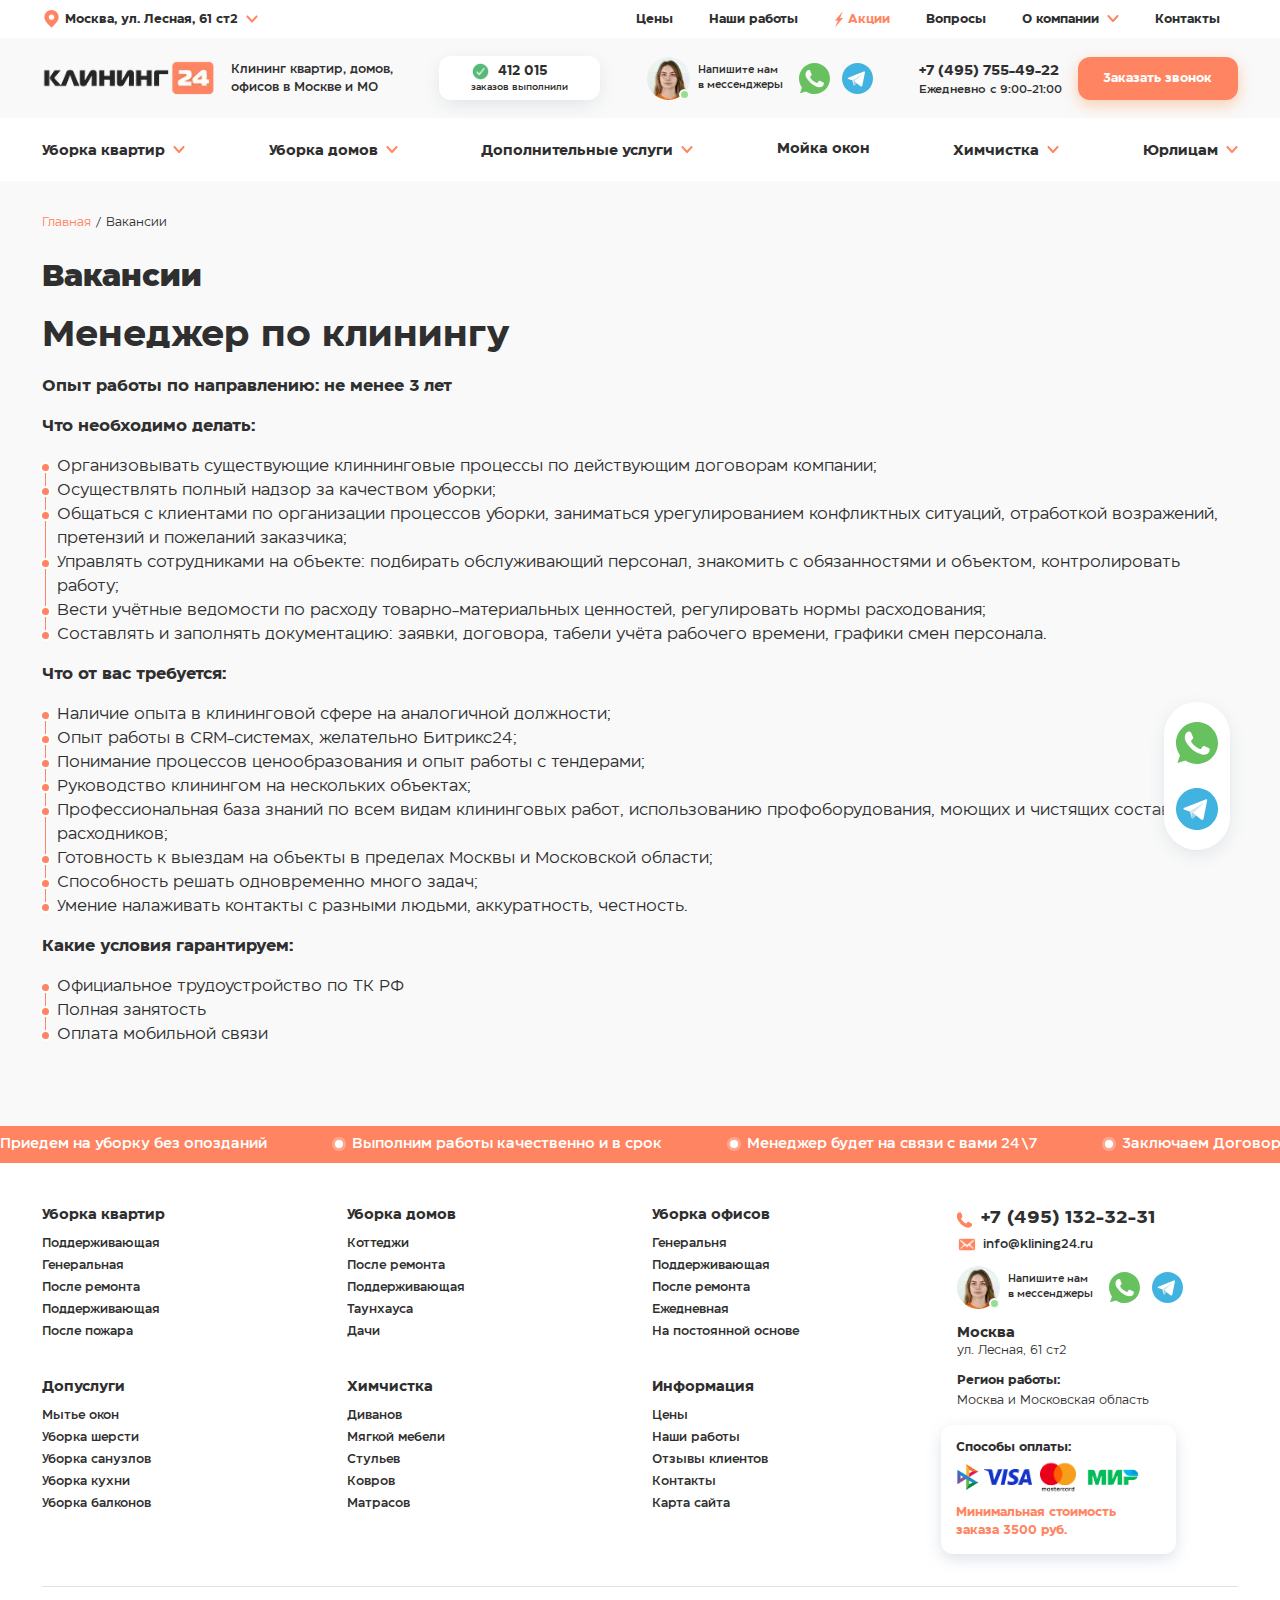
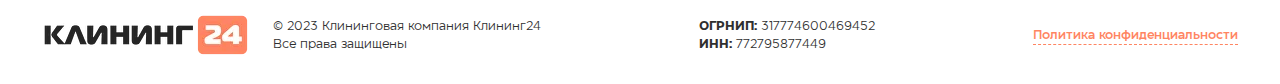
<file: vacancies.html>
<!doctype html>
<html lang="en">
  <head>
    <meta charset="utf-8">
    <meta name="viewport" content="width=device-width, initial-scale=1">
    <meta name="format-detection" content="telephone=no">
    <title>Bootstrap demo</title>
    <link href="https://cdn.jsdelivr.net/npm/bootstrap@5.3.3/dist/css/bootstrap.min.css" rel="stylesheet" integrity="sha384-QWTKZyjpPEjISv5WaRU9OFeRpok6YctnYmDr5pNlyT2bRjXh0JMhjY6hW+ALEwIH" crossorigin="anonymous">
    <link rel="stylesheet" href="assets/css/slick.css">
    <link rel="stylesheet" href="assets/css/slick-theme.css">
    <link rel="stylesheet" href="assets/css/before-after.css">
    <link rel="stylesheet" href="style.css">
    <link rel="stylesheet" href="assets/css/vacancies.css">
    <style>
        .banner {
            background: url(assets/img/services/services-banner.webp);
        }
        .questions-form-checkbox input:checked + .checkmark {
            background-color: transparent;
            background-image: url(assets/img/questions-form-check.webp);
            background-size: cover;
            background-position: center;
        }
        .main-slider-wrapper .slick-prev::before {
            background: url(assets/img/main-slider-prev.svg);
        }
        .main-slider-wrapper .slick-next::before {
            background: url(assets/img/main-slider-next.svg);
        }
        .sales-slider .slick-prev::before {
            background: url(assets/img/main-slider-prev.svg);
        }
        .sales-slider .slick-next::before {
            background: url(assets/img/main-slider-next.svg);
        }
        .reviews-slider .slick-prev::before {
            background: url(assets/img/main-slider-prev.svg);
        }
        .reviews-slider .slick-next::before {
            background: url(assets/img/main-slider-next.svg);
        }
        .reasons-section {
            background: url(assets/img/reasons-bg.webp);
        }
        .example-slider .handle:after {
            background-image: url(assets/img/example-slider-arrow.webp);
        }
        .tables__mark {
            background: url(assets/img/questions-form-check.webp) center no-repeat;
        }
        .tables__unMark {
            background: url(assets/img/unMark.svg) center no-repeat;
        }
        .custom-select-wrapper::after {
            background-image: url(assets/img/accordion-arrow.webp);
        }
    </style>
</head>
  <body>
    <div class="main-widjet">
        <div class="main-widjet-wrapper">
            <a href="#"><img src="assets/img/nav-whatsapp.svg" alt="whatsapp"></a>
            <a href="#"><img src="assets/img/nav-telegram.svg" alt="telegram"></a>
        </div>
    </div>
    <div class="mob-menu-burger" id="mob-menu-burger">
        <div class="mob-menu-burger-wrapper">
            <span></span>
            <span></span>
            <span></span>
        </div>
    </div>
    <div id="side-menu">
        <div class="close-btn-wrapper">
            <div id="closeButton">
                <div class="closeButton-icon">
                   <img src="assets/img/close-menu-btn.webp" alt="close">
                </div>
            </div>
        </div>
        <div class="side-menu-content">           
            <a href="services.html">Уборка квартир</a>
            <a href="#">Уборка домов</a>
            <a href="#">Дополнительные услуги</a>
            <a href="#">Мойка окон</a>
            <a href="#">Химчистка</a>
            <a href="#">Юрлицам</a>
            <a href="#">Цены</a>
            <a href="#">Наши работы</a>
            <a href="#">Акции</a>
            <a href="#">Вопросы</a>
            <a href="#">О компании</a>
            <a href="#">Контакты</a>
        </div>
    </div>  
    <div class="side-menu-filter"></div>

    <header>
        <nav class="navbar navbar-expand-lg top-nav">
        <div class="container">
            <a class="navbar-brand " href="#">
                <img src="assets/img/nav-pin.svg" alt="pin">
                Москва, ул. Лесная, 61 ст2
                <img style="width: 12px;height: 12px;margin-right: 0;margin-left: 8px;"
                src="assets/img/nav-dropdown-arrow.svg" 
                alt="arrow">
            </a>
            <div class="collapse navbar-collapse" id="navbarText">
            <div class="me-auto"></div>
            <ul class="navbar-nav">
                <li class="nav-item">
                    <a class="nav-link" aria-current="page" href="#">Цены</a>
                </li>
                <li class="nav-item">
                    <a class="nav-link" href="examples.html">Наши работы</a>
                </li>
                <li class="nav-item">
                    <a class="nav-link selected-nav-item" href="#"><img src="assets/img/nav-light.webp" alt="light">Акции</a>
                </li> 
                <li class="nav-item">
                <a class="nav-link" href="#">Вопросы</a>
                </li>
                <li class="nav-item">            
                <div class="bottom-nav-item bottom-nav-item5">
                    <a class="nav-link" href="#">
                        О компании
                        <img style="width: 12px;height: 12px;margin-right: 0;margin-left: 4px;transform: translateY(-1.5px);"
                        src="assets/img/nav-dropdown-arrow.svg" 
                        alt="arrow">
                    </a>
                    <div class="bottom-nav-dropdown bottom-nav-dropdown5">
                        <div class="bottom-nav-dropdown-items row">
                            <div class="col-12 bottom-nav-dropdown-list top-nav-dropdown">
                                <a href="#">Цены</a>
                                <a href="#">Наши работы</a>
                                <a href="#">Отзывы</a>
                                <a href="#">Акции</a>
                                <a href="#">FAQ</a>
                                <a href="#">Сертификаты</a>
                                <a href="#">Гарантии</a>
                                <a href="#">Вакансии</a>
                            </div>
                        </div>
                    </div>
                </div>
                </li>
                <li class="nav-item">
                <a class="nav-link" href="contact.html">Контакты</a>
                </li>
                </ul>
            </div>
        </div>
        </nav>
        <div class="mid-nav">
        <div class="container">
            <div class="mid-nav-wrapper">
                <div class="mid-nav__logo">
                    <a href="index.html"><img src="assets/img/nav-logo.png" alt="logo"></a>
                    <p>Клининг квартир, домов, <br> офисов в Москве и МО</p>
                </div>
                <div class="mid-nav__count-bar">
                    <div class="mid-nav__count-bar-wrapper">
                        <div class="mid-nav__count">
                            <img src="assets/img/nav-checkmark.webp" alt="checkmark">   
                            <p id="counter">100 000</p>                    
                        </div>
                        <p>заказов выполнили</p>
                    </div>                    
                </div>
                <div class="mid-nav__call">
                    <div class="mid-nav__call-img">
                        <img src="assets/img/operator.webp" alt="operator">
                        <div class="mid-nav__call-active"></div>
                    </div>
                    <p>Напишите нам <br> в мессенджеры</p>
                    <img src="assets/img/nav-whatsapp.svg" alt="whatsapp">
                    <img src="assets/img/nav-telegram.svg" alt="telegram">
                </div>
                <div class="mid-nav__phone">
                    <div class="mid-nav__phone-info">
                        <a href="#">+7 (495) 755-49-22</a>
                        <p>Ежедневно с 9:00-21:00</p>
                    </div>
                    <button class="btn mid-nav__phone-btn">Заказать звонок</button>
                </div>
            </div>
        </div>
        </div>
        <div class="bottom-nav">
        <div class="container">
            <div class="bottom-nav-wrapper">             
                <div class="bottom-nav-item bottom-nav-item1">
                    <a href="services.html" class="bottom-nav-link1">
                        Уборка квартир
                        <img style="width: 12px;height: 12px;margin-right: 0;margin-left: 4px;transform: translateY(-1.5px);"
                        src="assets/img/nav-dropdown-arrow.svg" 
                        alt="arrow">
                    </a>
                    <div class="bottom-nav-dropdown bottom-nav-dropdown1">
                        <div class="bottom-nav-dropdown-items row">
                            <div class="col-6 bottom-nav-dropdown-list">
                                <a href="#">Генеральная</a>
                                <a href="#">После ремонта</a>
                                <a href="#">Комплексная</a>
                                <a href="#">Ежедневная</a>
                                <a href="#">Поддерживающая</a>
                                <a href="#">Влажная</a>
                                <a href="#">Срочная уборка</a>
                                <a href="#">Еженедельная</a>
                                <a href="#">Два раза в неделю</a>
                                <a href="#">Три раза в неделю</a>
                                <a href="#">Эко уборка</a>
                                <a href="#">Запущенных квартир</a>
                                <a href="#">Однокомнатной</a>
                            </div>
                            <div class="col-6 bottom-nav-dropdown-list">
                                <a href="#">Двухкомнатной</a>
                                <a href="#">Трёхкомнатной</a>
                                <a href="#">Четырёхкомнатной</a>
                                <a href="#">VIP уборка</a>
                                <a href="#">Перед рождением</a>
                                <a href="#">После переезда</a>
                                <a href="#">После дезинфекции</a>
                                <a href="#">Перед заселением</a>
                                <a href="#">После аренды</a>
                                <a href="#">После потопа</a>
                                <a href="#">После пожара</a>
                                <a href="#">После смерти</a>
                                <a href="#">Элитных квартир</a>
                            </div>
                        </div>
                    </div>
                </div>

                <div class="bottom-nav-item bottom-nav-item2">
                    <a href="#" class="bottom-nav-link2">
                        Уборка домов
                        <img style="width: 12px;height: 12px;margin-right: 0;margin-left: 4px;transform: translateY(-1.5px);"
                        src="assets/img/nav-dropdown-arrow.svg" 
                        alt="arrow">
                    </a>
                    <div class="bottom-nav-dropdown bottom-nav-dropdown2">
                        <div class="bottom-nav-dropdown-items row">
                            <div class="col-12 bottom-nav-dropdown-list">
                                <a href="#">После ремонта</a>
                                <a href="#">Поддерживающая</a>
                                <a href="#">Коттеджей</a>
                                <a href="#">Таунхауса</a>
                                <a href="#">Дачи</a>
                            </div>
                        </div>
                    </div>
                </div>

                <div class="bottom-nav-item bottom-nav-item3">
                    <a href="#" class="bottom-nav-link3">
                        Дополнительные услуги
                        <img style="width: 12px;height: 12px;margin-right: 0;margin-left: 4px;transform: translateY(-1.5px);"
                        src="assets/img/nav-dropdown-arrow.svg" 
                        alt="arrow">
                    </a>
                    <div class="bottom-nav-dropdown bottom-nav-dropdown3">
                        <div class="bottom-nav-dropdown-items row">
                            <div class="col-12 bottom-nav-dropdown-list">
                                <a href="#">Мытье окон</a>
                                <a href="#">Уборка шерсти</a>
                                <a href="#">Уборка санузлов</a>
                                <a href="#">Уборка кухни</a>
                                <a href="#">Уборка балконов</a>
                            </div>
                        </div>
                    </div>
                </div>
                
                <a href="#" class="bottom-nav-link4">
                    Мойка окон
                </a>

                <div class="bottom-nav-item bottom-nav-item7">
                    <a href="#" class="bottom-nav-link7">
                        Химчистка
                        <img style="width: 12px;height: 12px;margin-right: 0;margin-left: 4px;transform: translateY(-1.5px);"
                        src="assets/img/nav-dropdown-arrow.svg" 
                        alt="arrow">
                    </a>
                    <div class="bottom-nav-dropdown bottom-nav-dropdown7">
                        <div class="bottom-nav-dropdown-items row">
                            <div class="col-12 bottom-nav-dropdown-list">
                                <a href="#">Диванов</a>
                                <a href="#">Мягкой мебели</a>
                                <a href="#">Стульев</a>
                                <a href="#">Ковров</a>
                                <a href="#">Матрасов</a>
                                <a href="#">Штор</a>
                            </div>
                        </div>
                    </div>
                </div>

                <div class="bottom-nav-item bottom-nav-item6">
                    <a href="#" class="bottom-nav-link6">
                        Юрлицам
                        <img style="width: 12px;height: 12px;margin-right: 0;margin-left: 4px;transform: translateY(-1.5px);"
                        src="assets/img/nav-dropdown-arrow.svg" 
                        alt="arrow">
                    </a>
                    <div class="bottom-nav-dropdown bottom-nav-dropdown6">
                        <div class="bottom-nav-dropdown-items row" style="padding-bottom: 32px;justify-content: center;">
                            <div class="col-3 bottom-nav-dropdown-list" style="width: fit-content;padding-right: 64px;">
                                <a href="#" class="bottom-nav-dropdown-list-strong">Уборка офисов</a>
                                <a href="#">Генеральная</a>
                                <a href="#">После ремонта</a>
                                <a href="#">Поддерживающая</a>
                                <a href="#">На постоянной основе</a>
                                <a href="#">Ежедневная</a>
                                <a href="#">Утренняя</a>
                                <a href="#">Вечерняя</a>
                                <a href="#">Разовая уборка</a>
                                <a href="#">Влажная уборка</a>
                                <a href="#">Мытье окон в офисе</a>
                                <a href="#">Химчистка мебели</a>
                                <a href="#">Дезинфекция</a>
                            </div>
                            <div class="col-3 bottom-nav-dropdown-list" style="padding-left: 32px;">
                                <a href="#" class="bottom-nav-dropdown-list-strong">Уборка помещений</a>
                                <a href="#">Дезинфекция</a>
                                <a href="#">Салонов красоты</a>
                                <a href="#">На мероприятиях</a>
                                <a href="#">Торговых центров</a>
                                <a href="#">Паркинга</a>
                                <a href="#">Школ</a>
                                <a href="#">Детских садов и ДОУ</a>
                                <a href="#">Ресторанов и кафе</a>
                                <a href="#">Влажная уборка</a>
                                <a href="#">Магазинов</a>
                                <a href="#">Гостиниц и отелей</a>
                            </div>
                            <div class="col-3 bottom-nav-dropdown-list nav-dropdown-list-padding">
                                <a href="#">Производственных помещений</a>
                                <a href="#">Учебных заведений</a>
                                <a href="#">Фитнес клубов</a>
                                <a href="#">Служебных помещений</a>
                                <a href="#">Бизнес-центров</a>
                                <a href="#">Автосалонов</a>
                                <a href="#">Бани и сауны</a>
                                <a href="#">Медицинских учреждений</a>
                                <a href="#">Складских помещений</a>
                                <a href="#">Подъездов домов</a>
                                <a href="#">Нежилых</a>
                            </div>
                            <div class="col-3 bottom-nav-dropdown-list" style="padding-left: 32px;">
                                <a href="#" class="bottom-nav-dropdown-list-strong">Дополнительно</a>
                                <a href="#">Покос травы</a>
                                <a href="#">Промышленный альпинизм</a>
                                <a href="#">Мойка витрин</a>
                                <a href="#">Мойка вывесок</a>
                                <a href="#">Мойка фасадов</a>
                                <a href="#">Уборка снега</a>
                                <a href="#">Уборка бассейнов</a>
                                <a href="#">Прилегающей территории</a>
                                <a href="#">Механизированная уборка</a>
                                <a href="#">Химчистка автомобилей</a>
                            </div>
                        </div>
                    </div>
                </div>               
            </div>
        </div>
        </div>
    </header>

    <main>
        <div class="container">
            <div class="banner-breadcrumb">
                <p><a href="index.html">Главная</a> / Вакансии</p>
            </div>
        </div>

        <div class="mobile-nav">
            <div class="container">
                <div class="mobile-nav-wrapper row">
                    <div class="col-sm-9 col-11">
                        <div class="mobile-nav-items-wrapper mobile-nav-items-wrapper-low">
                            <img src="assets/img/nav-logo.png" alt="logo">
                            <a href="#">+7 (495) 755-49-22</a>
                        </div>
                    </div>
                </div>
            </div>
        </div>

        <div class="vacancies__page-content">
            <div class="container">
                <h1 class="standart-page-title">Вакансии</h1>
                <div class="vacancies__page-items-wrapper">
                    <div class="vacancies__page-item">
                      
      
                            <h2>Менеджер по клинингу</h2>
                            
                            
                            
                            <p><strong>Опыт работы по направлению: не менее 3 лет</strong></p>
                            
                            
                            
                            <p><strong>Что необходимо делать:</strong></p>
                            
                            
                            
                            <ul>
                            <li>Организовывать существующие клиннинговые процессы по действующим договорам компании;</li>
                            
                            
                            
                            <li>Осуществлять полный надзор за качеством уборки;</li>
                            
                            
                            
                            <li>Общаться с клиентами по организации процессов уборки, заниматься урегулированием конфликтных ситуаций, отработкой возражений, претензий и пожеланий заказчика;</li>
                            
                            
                            
                            <li>Управлять сотрудниками на объекте: подбирать обслуживающий персонал, знакомить с обязанностями и объектом, контролировать работу;</li>
                            
                            
                            
                            <li>Вести учётные ведомости по расходу товарно-материальных ценностей, регулировать нормы расходования;</li>
                            
                            
                            
                            <li>Составлять и заполнять документацию: заявки, договора, табели учёта рабочего времени, графики смен персонала.</li>
                            </ul>
                            
                            
                            
                            <p><strong>Что от вас требуется:</strong></p>
                            
                            
                            
                            <ul>
                            <li>Наличие опыта в клининговой сфере на аналогичной должности;</li>
                            
                            
                            
                            <li>Опыт работы в CRM-системах, желательно Битрикс24;</li>
                            
                            
                            
                            <li>Понимание процессов ценообразования и опыт работы с тендерами;</li>
                            
                            
                            
                            <li>Руководство клинингом на нескольких объектах;</li>
                            
                            
                            
                            <li>Профессиональная база знаний по всем видам клининговых работ, использованию профоборудования, моющих и чистящих составов, расходников;</li>
                            
                            
                            
                            <li>Готовность к выездам на объекты в пределах Москвы и Московской области;</li>
                            
                            
                            
                            <li>Способность решать одновременно много задач;</li>
                            
                            
                            
                            <li>Умение налаживать контакты с разными людьми, аккуратность, честность.</li>
                            </ul>
                            
                            
                            
                            <p><strong>Какие условия гарантируем:</strong></p>
                            
                            
                            
                            <ul>
                            <li>Официальное трудоустройство по ТК РФ</li>
                            
                            
                            
                            <li>Полная занятость &nbsp;</li>
                            
                            
                            
                            <li>Оплата мобильной связи</li>
                            </ul>
                                
                    </div>
                </div>
                
            </div>
        </div>

    </main>

    <footer>
        <div class="banner-row">
            <div class="marquee">
                <div class="marquee-content">
                    <div class="marquee-item">
                        Приедем на уборку без опозданий
                    </div>
                    <div class="marquee-item">
                        Выполним работы качественно и в срок
                    </div>
                    <div class="marquee-item">
                        Менеджер будет на связи с вами 24\7
                    </div>
                    <div class="marquee-item">
                        Заключаем Договор
                    </div>
                    <div class="marquee-item">
                        Дарим сертификат на последующие уборки
                    </div>
                    <div class="marquee-item">
                        Используем профессиональное оборудование
                    </div>
                    <div class="marquee-item">
                        Приедем на уборку без опозданий
                    </div>
                    <div class="marquee-item">
                        Выполним работы качественно и в срок
                    </div>
                    <div class="marquee-item">
                        Менеджер будет на связи с вами 24\7
                    </div>
                    <div class="marquee-item">
                        Заключаем Договор
                    </div>
                    <div class="marquee-item">
                        Дарим сертификат на последующие уборки
                    </div>
                    <div class="marquee-item">
                        Используем профессиональное оборудование
                    </div>
                </div>
            </div>
        </div>
        <div class="container">
            <div class="footer-content">
                <div class="footer-main-wrapper row">
                    <div class="footer-links col-lg-9 col-12">
                        <div class="footer-links-wrapper row">
                            <div class="col-6 col-sm-4">
                                <div class="footer-links-list">
                                    <p>Уборка квартир</p>
                                    <a href="#">Поддерживающая</a>
                                    <a href="#">Генеральная</a>
                                    <a href="#">После ремонта</a>
                                    <a href="#">Поддерживающая</a>
                                    <a href="#">После пожара</a>
                                </div>
                            </div>
                            <div class="col-6 col-sm-4">
                                <div class="footer-links-list">
                                    <p>Уборка домов</p>
                                    <a href="#">Коттеджи</a>
                                    <a href="#">После ремонта</a>
                                    <a href="#">Поддерживающая</a>
                                    <a href="#">Таунхауса</a>
                                    <a href="#">Дачи</a>
                                </div>
                            </div>
                            <div class="col-6 col-sm-4">
                                <div class="footer-links-list">
                                    <p>Уборка офисов</p>
                                    <a href="#">Генеральня</a>
                                    <a href="#">Поддерживающая</a>
                                    <a href="#">После ремонта</a>
                                    <a href="#">Ежедневная</a>
                                    <a href="#">На постоянной основе</a>
                                </div>
                            </div>
                            <div class="col-6 col-sm-4">
                                <div class="footer-links-list">
                                    <p>Допуслуги</p>
                                    <a href="#">Мытье окон</a>
                                    <a href="#">Уборка шерсти</a>
                                    <a href="#">Уборка санузлов</a>
                                    <a href="#">Уборка кухни</a>
                                    <a href="#">Уборка балконов</a>
                                </div>
                            </div>
                            <div class="col-6 col-sm-4">
                                <div class="footer-links-list">
                                    <p>Химчистка</p>
                                    <a href="#">Диванов</a>
                                    <a href="#">Мягкой мебели</a>
                                    <a href="#">Стульев</a>
                                    <a href="#">Ковров</a>
                                    <a href="#">Матрасов</a>
                                </div>
                            </div>
                            <div class="col-6 col-sm-4">
                                <div class="footer-links-list">
                                    <p>Информация</p>
                                    <a href="#">Цены</a>
                                    <a href="#">Наши работы</a>
                                    <a href="#">Отзывы клиентов</a>
                                    <a href="#">Контакты</a>
                                    <a href="#">Карта сайта</a>
                                </div>
                            </div>
                        </div>
                    </div>
                    <div class="footer-contacts col-lg-3 col-12">
                        <div class="footer-contacts__phone">
                            <img src="assets/img/footer-phone.webp" alt="phone">
                            <p>+7 (495) 132-32-31</p>
                        </div>
                        <div class="footer-contacts__mail">
                            <img src="assets/img/footer-mail.webp" alt="mail">
                            <p>info@klining24.ru</p>
                        </div>
                        <div class="mid-nav__call">
                            <div class="footer-mid-nav__call">
                                <div class="mid-nav__call-img">
                                    <img src="assets/img/operator.webp" alt="operator">
                                    <div class="mid-nav__call-active"></div>
                                </div>
                                <p>Напишите нам <br> в мессенджеры</p>
                            </div>
                            <img src="assets/img/nav-whatsapp.svg" alt="whatsapp">
                            <img src="assets/img/nav-telegram.svg" alt="telegram">
                        </div>
                        <div class="footer-city">
                            <h5>Москва</h5>
                            <p>ул. Лесная, 61 ст2</p>
                            <strong>Регион работы:</strong>
                            <p>Москва и Московская область</p>        
                        </div>
                        <div class="footer-pay-bar">
                            <h6>Способы оплаты:</h6>
                            <div class="footer-pay-bar-images">
                                <img src="assets/img/footer-pay4.webp" alt="pay">
                                <img src="assets/img/footer-pay.webp" alt="pay">
                                <img src="assets/img/footer-pay2.webp" alt="pay">
                                <img src="assets/img/footer-pay3.webp" alt="pay">
                            </div>
                            <p>Минимальная стоимость <br>
                                заказа 3500 руб.</p>
                        </div>
                    </div>
                </div>
                <div class="footer-lower-wrapper">
                    <div class="footer-logo-wrapper">
                        <img src="assets/img/nav-logo.png" alt="logo">
                        <p>© 2023 Клининговая компания Клининг24 <br> Все права защищены</p>
                    </div>
                    <div class="footer-lower-numbers">
                        <p><strong>ОГРНИП:</strong> 317774600469452</p>
                        <p><strong>ИНН:</strong> 772795877449</p>
                    </div>
                    <a href="#" class="footer-policy">Политика конфиденциальности</a>
                </div>
            </div>
        </div>
    </footer>


    <script src="https://cdn.jsdelivr.net/npm/@popperjs/core@2.11.8/dist/umd/popper.min.js" integrity="sha384-I7E8VVD/ismYTF4hNIPjVp/Zjvgyol6VFvRkX/vR+Vc4jQkC+hVqc2pM8ODewa9r" crossorigin="anonymous"></script>
    <script src="https://cdn.jsdelivr.net/npm/bootstrap@5.3.3/dist/js/bootstrap.min.js" integrity="sha384-0pUGZvbkm6XF6gxjEnlmuGrJXVbNuzT9qBBavbLwCsOGabYfZo0T0to5eqruptLy" crossorigin="anonymous"></script>
    <script src="https://ajax.googleapis.com/ajax/libs/jquery/3.7.1/jquery.min.js"></script>
    <script src="assets/js/accordion.js"></script>
    <script src="assets/js/slick.min.js"></script>
    <script src="assets/js/sliders.js"></script>
    <script src="assets/js/before-after.min.js"></script>
    <script src="assets/js/examples.js"></script>
    <script src="assets/js/side-menu.js"></script>
    <script src="assets/js/counter.js"></script>
    <script src="assets/js/service-page.js"></script>
</body>
</html>
</file>
<file: assets/css/before-after.css>
.ba-slider {
    position: relative;
    overflow: hidden;
}
 
.ba-slider img {
    width: 100%;
    display:block;
    max-width:none;
}
 
.ba-slider .resize {
    position: absolute;
    top:0;
    left: 0;
    height: 100%;
    width: 50%;
    overflow: hidden;
}


.ba-slider .handle { /* Thin line seperator */
  position:absolute; 
  left:50%;
  top:0;
  bottom:0;
  width:4px;
  margin-left:-2px;
 
  background: rgba(0,0,0,.5);
  cursor: ew-resize;
}
 
.ba-slider .handle:after {  /* Big orange knob  */
    position: absolute;
    top: 50%;
    width: 64px;
    height: 64px;
    margin: -32px 0 0 -32px;
 
    content:'\21d4';
    color:white;
    font-weight:bold;
    font-size:36px;
    text-align:center;
    line-height:64px;
 
    background: #ffb800; /* @orange */
    border:1px solid #e6a600; /* darken(@orange, 5%) */
    border-radius: 50%;
    transition:all 0.3s ease;
    box-shadow:
      0 2px 6px rgba(0,0,0,.3), 
      inset 0 2px 0 rgba(255,255,255,.5),
      inset 0 60px 50px -30px #ffd466; /* lighten(@orange, 20%)*/ 
}

.ba-slider .handle.ba-draggable:after {
    width: 48px;
    height: 48px;
    margin: -24px 0 0 -24px;
    line-height:50px;
    font-size:30px;
}
</file>
<file: style.css>
@font-face {
    font-family: 'Eastman';
    src: url('./assets/fonts/Eastman-Bold.woff2') format('woff2');
    font-weight: 700;
    font-style: normal;
}

@font-face {
    font-family: 'Eastman';
    src: url('./assets/fonts/Eastman-Extrabold.woff2') format('woff2');
    font-weight: 800;
    font-style: normal;
}

@font-face {
    font-family: 'Eastman';
    src: url('./assets/fonts/Eastman-Light.woff2') format('woff2');
    font-weight: 300;
    font-style: normal;
}

@font-face {
    font-family: 'Eastman';
    src: url('./assets/fonts/Eastman-Medium.woff2') format('woff2');
    font-weight: 500;
    font-style: normal;
}

@font-face {
    font-family: 'Eastman';
    src: url('./assets/fonts/Eastman-Regular.woff2') format('woff2');
    font-weight: 400;
    font-style: normal;
}


body {
    font-family: 'Eastman' !important;
    color: #2F2F2F;
    background-color: #f9f9f9;
    position: relative;
    overflow-x: hidden !important;
}
main {
    position: relative;
}
.standart-page-title {
    line-height: 33px;
    color: #2f2f2f;
    font-size: 30px;
    font-weight: 800;
    margin-bottom: 48px;
}
.main-widjet-wrapper {
    display: flex;
    flex-direction: column;
}
.main-widjet-wrapper img{
    width: 42px;
    height: 42px;
    margin-bottom: 24px;
}
.main-widjet-wrapper a:last-child img{
    margin-bottom: 0;
}
.main-widjet {
    position: fixed;
    right: 50px;
    bottom: 50px;
    background-color: #fff;
    padding: 20px 12px 20px 12px;
    border-radius: 50px;
    z-index:  999;
    box-shadow: 0px 5px 20px -5px rgba(207, 214, 223, 0.9);
}

.mob-section-more-btn {
    display: none;
    width: 100%;
    justify-content: center;
    align-items: center;
    margin-top: 16px;
}
.mob-section-more-btn button {
    font-size: 13px;
    border-radius: 12px;
    color: #ff8562;
    border-radius: 7px;
    background-color: #ffffff;
    transition: background-color 0.2s ease-in-out, color 0.2s ease-in-out, border-color 0.2s ease-in-out;
    box-shadow: 0px 5px 15px 0px rgba(207, 214, 223, 0.3);
    font-weight: 600;
    width: 320px;
    height: 55px;
}
.mob-section-more-btn button:hover {
    color: #ffffff;
    background-color: #ff8562;
}
.top-nav, .bottom-nav {
    background: #fff;
}
.mobile-br {
    display: none;
}
.top-nav .navbar-brand {
    font-size: 12px;
    font-weight: 700;
    display: flex;
    align-items: center;
    color: #2F2F2F !important;
}
.top-nav .navbar-brand img{
    width: 19px;
    height: 19px;
    margin-right: 4px;
}
.top-nav .nav-link {
    font-weight: 700;
    font-size: 12px;
    padding: 10px 18px !important;
    color: #2F2F2F !important;
    transition: all .2s linear !important;
}
.top-nav .selected-nav-item {
    color: #ff8562 !important;
}
.selected-nav-item {
    color: #ff8562 !important;
}
.top-nav .nav-link:hover {
    color: #ff8562 !important;
}
.top-nav .nav-link img {
    width: 10px;
    margin-right: 4px;
}
.top-nav {
    padding: 0 !important;
}


.mid-nav {
    background-color: #f9f9f9;
    height: 80px;
}
.mid-nav .container {
    height: 100%;
}
.mid-nav-wrapper {
    display: flex;
    align-items: center;
    justify-content: space-between;
    height: 100%;
}
.mid-nav__logo {
    display: flex;
    align-items: center;
}
.mid-nav__logo img {
    width: 173px;
}
.mid-nav__logo p {
    margin-bottom: 0;
    margin-left: 16px;
    font-size: 12px;
    font-weight: 500;
}

.mid-nav__count-bar {
    background-color: #fff;
    box-shadow: 0px 5px 20px -5px rgba(207, 214, 223, 0.9);
    border-radius: 12px;
    padding: 0px 32px;
    height: 44px;
    display: flex;
    align-items: center;
    justify-content: center;
}
.mid-nav__count {
    display: flex;
    align-items: center;
}
.mid-nav__count-bar p {
    font-size: 9px;
    color: #2f2f2f;
    margin-bottom: 0;
    font-weight: 500;
}
.mid-nav__count img {
    width: 19px;
    margin-right: 8px;
}
.mid-nav__count p {
    margin-bottom: 0;
    font-size: 13px;
    font-weight: 700;
}
.mid-nav__call {
    display: flex;
    align-items: center;
}
.mid-nav__call img{
    width: 31px;
    margin-right: 12px;
}
.mid-nav__call img:last-child {
    margin-right: 0;
}
.mid-nav__call p {
    font-size: 10px;
    font-weight: 500;
    margin-bottom: 0;
    margin-right: 16px;
}
.mid-nav__call-img {
    margin-right: 8px;
    position: relative;
}
.mid-nav__call-img img{
    width: 43px;
    height: 43px;
    border-radius: 50%;
}
.system-bar .mid-nav__call-img img {
    width: 36px;
    height: 36px;
}
.mid-nav__call-active {
    content: '';
    position: absolute;
    width: 11px;
    height: 11px;
    border: 2px solid;
    background-color: #96df92;
    border-color: #f9f9f9;
    bottom: 0;
    right: 0px;
    border-radius: 50%;
}

.mid-nav__phone {
    display: flex;
    align-items: center;
}
.mid-nav__phone-info {
    margin-right: 16px;
}
.mid-nav__phone-info a{
    color: #2f2f2f;
    margin-bottom: 0;
    font-size: 14px;
    font-weight: 700;
    text-decoration: none;
    transition: all .2s linear !important;
}
.mid-nav__phone-info a:hover {
    color: #ff8562;
}
.mid-nav__phone-info p {
    font-size: 11px;
    margin-bottom: 0;
    font-weight: 500;
}
.mid-nav .mid-nav__call-img img{
    margin-right: 0;
}
.mid-nav__phone-btn {
    height: 43px;
    width: 160px;
    color: #ffffff !important;
    font-size: 12px;
    font-family: 'Eastman', Arial, sans-serif;
    line-height: 1.55;
    font-weight: 700;
    border-radius: 12px;
    background-color: #ff8562 !important;
    border: 0 !important;
    background-position: center center;
    border-color: transparent;
    border-style: solid;
    box-shadow: 0px 5px 15px 0px rgba(255, 107, 0, 0.3);
}
.mid-nav__phone-btn:hover {
    background-color: #ff7205 !important;
}
.bottom-nav-wrapper {
    display: flex;
    align-items: center;
    justify-content: space-between;
}
.bottom-nav-wrapper a {
    text-decoration: none;
    font-size: 14px;
    font-weight: 700;
    color: #2f2f2f;
    padding: 21px 0;
    transition: all .2s linear !important;
}
.bottom-nav-wrapper a:hover {
    color: #ff8562;
}
.bottom-nav-wrapper {
    position: relative;
}
.bottom-nav-dropdown {
    display: none;
    position: absolute;
    top: 63px;

    left: 0;
    z-index: 5;

    border-radius: 10px;
    text-wrap: nowrap;
}
.bottom-nav-dropdown-items {
    padding: 16px 32px;
    left: 0;
    z-index: 5;
    background: #fff;
    border-radius: 10px;
    -webkit-box-shadow: 0px 5px 15px 0px rgba(207, 214, 223, 0.5);
    box-shadow: 0px 5px 15px 0px rgba(207, 214, 223, 0.5);
    text-wrap: nowrap;
}
.selected-nav-item {
    color: #ff8562 !important;
}
.bottom-nav-item1:hover .bottom-nav-dropdown1{
    color: #ff8562;
    display: block !important;
    padding-top: 8px;
    position: absolute;
    top: 63px;
    left: 0;
    z-index: 5;
}
.bottom-nav-item2:hover .bottom-nav-dropdown2{
    color: #ff8562;
    display: block !important;
    padding-top: 8px;
    position: absolute;
    top: 43px;
    left: 0;
    z-index: 5;
}
.bottom-nav-item3:hover .bottom-nav-dropdown3{
    color: #ff8562;
    display: block !important;
    padding-top: 8px;
    position: absolute;
    top: 43px;
    left: 0;
    z-index: 5;
}
.bottom-nav-item4:hover .bottom-nav-dropdown4{
    color: #ff8562;
    display: block !important;
    padding-top: 8px;
    position: absolute;
    top: 43px;
    left: 0;
    z-index: 5;
}
.bottom-nav-item5:hover .bottom-nav-dropdown5{
    color: #ff8562;
    display: block !important;
    padding-top: 8px;
    position: absolute;
    top: 38px;
    left: 0;
    z-index: 5;
}
.bottom-nav-item6:hover .bottom-nav-dropdown6{
    color: #ff8562;
    display: block !important;
    padding-top: 8px;
    position: absolute;
    top: 63px;
    left: 0;
    z-index: 5;
}
.bottom-nav-item7:hover .bottom-nav-dropdown7{
    color: #ff8562;
    display: block !important;
    padding-top: 8px;
    position: absolute;
    top: 43px;
    left: 0;
    z-index: 5;
}
.bottom-nav-dropdown-list {
    display: flex;
    flex-direction: column;
}
.bottom-nav-dropdown-list a {
    padding: 4px 0;
    font-weight: 400;
}
.bottom-nav-item2 {
    position: relative;
}
.bottom-nav-dropdown2 {
    top: 44px;
}
.bottom-nav-item3 {
    position: relative;
}
.bottom-nav-dropdown3 {
    top: 44px;
}
.bottom-nav-item4 {
    position: relative;
}
.bottom-nav-dropdown4 {
    top: 44px;
}
.bottom-nav-item5 {
    position: relative;
}
.bottom-nav-dropdown5 {
    top: 34px;
}
.bottom-nav-dropdown6 {
    right: -16px;
}
.bottom-nav-item7 {
    position: relative;
}
.bottom-nav-dropdown7 {
    top: 44px;
}
.bottom-nav-dropdown6 .bottom-nav-dropdown-list:first-child {
    border-right: 1px solid rgba(183,187,199,0.57);
}
.bottom-nav-dropdown6 .bottom-nav-dropdown-list:last-child {
    border-left: 1px solid rgba(183,187,199,0.57);
}
.bottom-nav-dropdown-list-strong {
    font-weight: 700 !important;
}
.nav-dropdown-list-padding {
    padding-top: 30px;
}

.bottom-nav-dropdown5 .bottom-nav-dropdown-items {
    padding: 16px 20px !important;
}
.top-nav-dropdown a {
    text-decoration: none;
    font-size: 12px;
    font-weight: 700;
    color: #2f2f2f;
    padding: 21px 0;
    transition: all .2s linear !important;
    padding: 4px 0;
    font-weight: 400;
}
.top-nav-dropdown a:hover {
    color: #ff8562;
}
.equipment-section {
    margin-bottom: 64px;
}
.equipment-section .services-title p {
    line-height: 18px;
    color: #2f2f2f;
    font-size: 14px;
    font-weight: 500;
    margin-bottom: 32px;
}
.equipment-section .services-title h2 {
    margin-bottom: 12px;
    font-size: 30px;
    line-height: 35px;
    font-weight: 800;
}
.equipment-item {
    border-radius: 15px;
    background-color: #ffffff;
    box-shadow: 0px 5px 15px 0px rgba(207, 214, 223, 0.3);
    padding: 12px;
    padding-bottom: 16px;
    height: 100%;
}
.equipment-item-img {
    border-radius: 15px;
    width: 100%;
    height: 185px;
    background-position: center !important;
    background-repeat: no-repeat !important;
    background-size: cover !important;
    margin-bottom: 16px;
}
.equipment-item-text h6 {
    line-height: 19px;
    color: #ff8562;
    font-size: 15px;
    font-weight: 600;
    text-align: center;
    margin-bottom: 8px;
}
.equipment-item-text p {
    line-height: 20px;
    font-size: 13px;
    padding: 0 4px;
    margin-bottom: 0;
}
.equipment-items .col-lg-3 {
    padding: 0 8px;
}
.banner {
    background-position: center !important;
    background-repeat: no-repeat !important;
    background-size: cover !important;
    height: 820px;
    width: 100%;
    position: relative;
}
.banner-breadcrumb {
    position: absolute;
    top: 32px;
    z-index: 4;
    line-height: 19px;
    font-size: 12px;
}
.banner-breadcrumb a {
    color: #ff8562;
    text-decoration: none;
}
.banner-filter {
    position: absolute;
    opacity: 0.85;
    background-color: #ffffff;
    width: 100%;
    height: 100%;
    z-index: 1;
}
.banner .container {
    height: 100%;
}
.banner-wrapper {
    z-index: 2;
    position: relative;
    display: flex;
    height: 100%;
    justify-content: space-between;
}
.banner-image {
    display: flex;
    align-items: flex-end;
    overflow: hidden;
}
.banner-image img {
    transform: translateY(30px);
}
.banner-content {
    padding-top: 130px;
}
.banner-content h1 {
    font-size: 50px;
    font-weight: 800;
    line-height: 55px;
    margin-bottom: 24px;
    max-width: 655px;
}
.banner-content h1 span {
    color: #ff8562;
}
.banner-info-item img {
    width: 22px;
    height: 22px;
    margin-right: 4px;
}
.banner-info-item {
    display: flex;
    align-items: center;
    margin-bottom: 6px;
}
.banner-info-item-text {
    display: flex;
    align-items: center;
}
.banner-info-item-text p {
    margin-bottom: 0;
    font-size: 15px;
    font-weight: 500;
}
.banner-info-item-text p a {
    color: #ff8562;
    text-decoration: none;
}
.banner-star-img {
    width: 15px !important;
    height: 13.75px !important;
    margin-right: 0 !important;
    transform: translateY(-2.5px);
}
.banner-items-title {
    font-size: 16px;
    font-weight: 700;
    margin-top: 32px;
    margin-bottom: 20px;
}
.banner-item {
    border-radius: 12px;
    background-color: #ffffff;
    box-shadow: 0px 20px 50px 0px rgba(207, 214, 223, 0.4);
    display: flex;
    padding: 8px;
    width: 100%;
    max-width: 310px;
}
.banner-item-img img {
    border-radius: 12px;
    width: 74px;
    height: 78px;
    margin-right: 20px;
}
.banner-item-title {
    border-radius: 5px;
    background-color: #ff8562;
    box-shadow: 0px 5px 15px 0px rgba(207, 214, 223, 0.3);
    width: fit-content;
    color: #fff;
    font-size: 13px;
    font-weight: 700;
    padding: 2px 8px;
    margin-bottom: 4px;
    margin-top: 8px;
}
.banner-item-text p {
    font-size: 12px;
    font-weight: 700;
    margin-bottom: 0;
    margin-left: 2px;
}
.banner-items-wrapper {
    padding-left: 12px;
    max-width: 664px;
    margin-bottom: 32px;
}
.banner-item {
    margin-bottom: 8px;
}
.banner-items-wrapper .col-lg-6 {
    padding: 0 4px;
}
.banner-buttons-wrapper {
    display: flex;
    align-items: center;
    justify-content: space-between;
    width: 100%;
    max-width: 636px;
}
.banner-btn1 {
    color: #ffffff;
    font-size: 16px;
    font-family: 'Eastman', Arial, sans-serif;
    line-height: 1.55;
    font-weight: 700;
    border-radius: 15px;
    background-color: #ff8562;
    background-position: center center;
    border-color: transparent;
    border-style: solid;
    transition: background-color 0.2s ease-in-out, color 0.2s ease-in-out, border-color 0.2s ease-in-out;
    box-shadow: 0px 5px 15px 0px rgba(255, 133, 98, 0.4);
    width: 310px;
    height: 74px;
}
.banner-btn2 img {
    width: 27px;
    height: 27px;
    margin-right: 8px;
}
.banner-btn2 {
    border-radius: 15px;
    background-color: #26d265 !important;
    background-position: center center;
    border-color: transparent;
    border-style: solid;
    box-shadow: 0px 5px 20px -3px rgba(38, 210, 101, 0.7);
    width: 310px;
    height: 74px;
    color: #ffffff !important;
    font-size: 14px;
    font-weight: 700;
    display: flex;
    align-items: center;
    justify-content: center;
    text-decoration: none;
    border: 0 !important;
}
.banner-btn1:hover {
    color: #ffffff !important;
    background-color: #ff7205 !important;
}
.banner-btn2:hover {
    background-color: #2FEA71 !important;
    color: #ffffff !important;
}
.mid-nav__phone-btn:hover {
    color: #ffffff !important;
    background-color: #ff7205 !important;
}
.banner-buttons-wrapper a {
    text-decoration: none;
}
.banner-row {
    height: 38px;
}
.marquee {
    width: 100%;
    overflow: hidden;
    background-color: #ff8562;
    white-space: nowrap;
}
.marquee-content {
    display: inline-block;
    animation: marquee 30s linear infinite;
}
.marquee-item {
    display: inline-block;
    margin-right: 80px; /* Отступ между элементами */
    color: #ffffff;
    font-size: 14px;
    font-weight: 500;
    padding: 8px 0;
    position: relative;
}
.marquee-item::before {
    content: '';
    position: absolute;
    width: 14px;
    height: 14px;
    border-radius: 50%;
    background-color: #fff;
    top: 50%;
    transform: translateY(-50%);
    left: -20px;
    border-width: 3px;
    border-color: #fca78f;
    border-style: solid;
}

/* Анимация */
@keyframes marquee {
    from {
        transform: translateX(0); /* Стартуем с видимой области */
    }
    to {
        transform: translateX(-50%); /* Двигаем блок на 50% его ширины */
    }
}

.services {
    padding-top: 100px;
}
.services-title h2 {
    font-size: 30px;
    line-height: 35px;
    font-weight: 800;
    margin-bottom: 32px;
}
.services-item {
    background: #fff;
    box-shadow: 0px 5px 15px 0px rgba(207, 214, 223, 0.3);
    border-radius: 20px;
    padding: 12px;
    margin-bottom: 12px;
}
.services-item__img {
    width: 100%;
    height: 280px;
    border-radius: 12px;
    margin-bottom: 16px;
    background-position: center !important;
    background-repeat: no-repeat !important;
    background-size: cover !important;
    position: relative;
}
.services-item__img-alert {
    position: absolute;
    left: 12px;
    top: 12px;
    color: #ffffff;
    font-size: 12px;
    font-family: 'Eastman', Arial, sans-serif;
    line-height: 1.55;
    font-weight: 600;
    border-radius: 7px;
    background-color: #ff8562;
    background-position: center center;
    border-color: transparent;
    border-style: solid;
    padding: 2px 8px;
    transition: background-color 0.2s ease-in-out, color 0.2s ease-in-out, border-color 0.2s ease-in-out;
}
.services-item__text h6 {
    font-size: 13px;
    font-weight: 700;
    margin-bottom: 0px;
}
.services-item__price {
    color: #ff8562;
    font-size: 20px;
    font-weight: 800;
    margin-bottom: 6px;
}
.services-item__text p { 
    line-height: 14px;
    color: #2f2f2f;
    font-size: 12px;
    font-weight: 400;
    margin-bottom: 0px;
    padding-left: 12px;
    position: relative;
    margin-bottom: 8px;
}
.services-item__text p::before {
    content: '';
    position: absolute;
    width: 5px;
    height: 5px;
    background: #ff8562;
    top: 50%;
    transform: translateY(-50%);
    left: 0;
    border-radius: 50%;
}
.more-btn {
    color: #ffffff !important;
    border: 0 !important;
    font-size: 14px;
    line-height: 1.55;
    font-weight: 700;
    border-radius: 12px;
    background-color: #ff8562 !important;
    background-position: center center;
    border-color: transparent;
    border-style: solid;
    transition: background-color 0.2s ease-in-out, color 0.2s ease-in-out, border-color 0.2s ease-in-out;
    box-shadow: 0px 5px 20px -3px rgba(255, 114, 5, 0.4);
    width: 100%;
    height: 54px;
    margin-top: 6px;
}
.more-btn:hover {
    color: #ffffff !important;
    background-color: #ff7205 !important;
}
.services-items-wrapper .col-xl-3 {
    padding: 0 6px !important;
}


footer {
    background-color: #fff;
}
.footer-content {
    padding-top: 40px;
}
.footer-links-list p{
    line-height: 22px;
    font-size: 14px;
    font-weight: 700;
    margin-bottom: 8px;
}
.footer-links-list a {
    text-decoration: none;
    color: #2F2F2F;
    font-size: 12px;
    font-weight: 500;
    margin-bottom: 4px;
    transition: all .2s linear !important;
}
.footer-links-list a:hover {
    color: #ff8562;
}
.footer-links-list {
    display: flex;
    flex-direction: column;
    margin-bottom: 32px;
}
.footer-lower-wrapper {
    border-top: 1px solid #e1e1e1;
}
.footer-contacts__phone, .footer-contacts__mail{
    display: flex;
    align-items: center;
}
.footer-contacts__phone {
    margin-bottom: 4px;
}
.footer-contacts__mail {
    margin-bottom: 12px;
}
.footer-contacts__phone img {
    width: 21px;
    height: 21px;
    margin-right: 3px;
    transform: translateY(2.5px);
}
.footer-contacts__phone p{
    font-size: 18px;
    font-weight: 700;
    margin-bottom: 0;
}
.footer-contacts__phone p:hover {
    color: #ff8562;
    cursor: pointer;
}
.footer-contacts__mail img {
    width: 19px;
    height: 19px;
    margin-right: 7px;
}
.footer-contacts__mail p {
    font-size: 12px;
    font-weight: 500;
    line-height: 19px;
    margin-bottom: 0;
}
.footer-city {
    margin-top: 16px;
}
.footer-city h5 {
    font-size: 14px;
    font-weight: 700;
    margin-bottom: 0px;
}
.footer-city p {
    font-size: 12px;
    font-weight: 400;
    margin-bottom: 8px;
}
.footer-city strong {
    font-size: 12px;
    font-weight: 700;
    margin-bottom: 0px;
}
.footer-pay-bar-images {
    display: flex;
    align-items: center;
    margin-bottom: 8px;
}
.footer-pay-bar-images img:first-child {
    width: 24px;
    margin-right: 4px;
}
.footer-pay-bar-images img:nth-child(2) {
    width: 48px;
    height: 16px;
    margin-right: 8px;
}
.footer-pay-bar-images img:nth-child(3) {
    width: 36px;
    height: 36px;
    margin-right: 8px;
}
.footer-pay-bar-images img:last-child {
    width: 58px;
    height: 36px;
}
.footer-pay-bar h6 {
    font-size: 12px;
    font-weight: 600;
    margin-bottom: 4px;
}
.footer-pay-bar p {
    color: #ff8562;
    font-size: 12px;
    font-weight: 700;
    margin-bottom: 0;
}
.footer-pay-bar {
    background-color: #ffffff;
    background-position: center center;
    border-color: transparent;
    border-style: solid;
    box-shadow: 0px 5px 15px 0px rgba(207, 214, 223, 0.7);
    border-radius: 12px;
    padding: 12px;
    max-width: 235px;
    margin-top: 16px;
    transform: translateX(-16px);
    margin-bottom: 32px;
}
.footer-lower-wrapper {
    display: flex;
    align-items: center;
    justify-content: space-between;
    padding: 24px 0;
}
.footer-logo-wrapper {
    display: flex;
    align-items: center;
}
.footer-logo-wrapper p {
    font-size: 12px;
    padding-left: 24px;
    margin-bottom: 0;
}
.footer-lower-numbers p {
    font-size: 12px;
    margin-bottom: 0;
}
.footer-policy {
    font-size: 12px;
    font-weight: 500;
    color: #ff8562;
    text-decoration: none;
    border-bottom: 1px dashed #ff8562;
}
.price-section {
    padding-top: 64px;
    margin-bottom: 64px;
}
.price-section-title {
    display: flex;
    align-items: center;
    justify-content: space-between;
    margin-bottom: 16px;
}
.price-section-title h2 {
    font-size: 30px;
    font-weight: 800;
}
.price-section-text p {
    font-size: 13px;
    font-weight: 400;
}
.price-title-btn {
    color: #ff8562 !important;
    border: 0 !important;
    font-size: 12px;
    line-height: 1.55;
    font-weight: 600;
    border-radius: 7px;
    background-color: #ffffff !important;
    background-position: center center;
    border-color: transparent;
    border-style: solid;
    transition: background-color 0.2s ease-in-out, color 0.2s ease-in-out, border-color 0.2s ease-in-out;
    box-shadow: 0px 5px 15px 0px rgba(207, 214, 223, 0.3);
    width: 202px;
    height: 42px;
}
.price-title-btn:hover {
    color: #fff !important;
    background-color: #ff8562 !important;
}
.price-text-item-img {
    width: 135px;
    height: 90px;
    background-position: center !important;
    background-repeat: no-repeat !important;
    background-size: cover !important;
    border-radius: 7px;
    position: relative;
}
.price-text-item-img-num {
    border-radius: 50%;
    background-color: #ff8562;
    position: absolute;
    top: 4px;
    right: 4px;
    font-size: 14px;
    font-weight: 700;
    color: #fff;
    width: 28px;
    height: 28px;
    display: flex;  
    align-items: center;
    justify-content: center;
}
.price-text-item {
    background-color: #fff;
    border-radius: 7px;
    background-color: #ffffff;
    background-position: center center;
    border-color: transparent;
    border-style: solid;
    box-shadow: 0px 5px 15px 0px rgba(207, 214, 223, 0.3);
    display: flex;
    align-items: center;
    padding: 4px;
}
.price-text-items-wrapper {
    padding-left: 8px;
    margin-bottom: 16px;
}
.price-text-item-content p {
    font-size: 12px !important;
    font-weight: 500;
    max-width: 210px;
    padding-left: 16px;
    margin-bottom: 0;
}
.price-text-items-wrapper .col-md-4 {
    padding: 0 4px;
}
.price-list {
    border-radius: 15px;
    background-color: #ffffff;
    box-shadow: 0px 5px 15px 0px rgba(207, 214, 223, 0.3);
    padding: 16px;
    padding-bottom: 24px;
    margin-bottom: 12px;
    padding-top: 24px;
}
.price-list:last-child {
    margin-bottom: 0;
}
.price-list-item {
    display: flex;
    align-items: center;
    justify-content: space-between;
    border-bottom: 1px solid #ededed;
    padding: 6px 0;
}
.price-list-item:last-child {
    border-bottom: 0;
}
.price-list-item {
    font-size: 14px;
    font-weight: 400;
    color: #2f2f2f;
}
.price-list-item__title a {
    text-decoration: none;
    color: #2f2f2f;
}
.price-list-item:first-child {
    font-weight: 700;
}
.price-list-price {
    display: flex;
    align-items: center;
}
.price-list-price p {
    font-size: 14px;
    font-weight: 700;
    margin-bottom: 0;
    margin-right: 32px;
}
.price-list-price button {
    color: #ffffff;
    font-size: 11px;
    font-weight: 500;
    border-radius: 5px;
    background-color: #ff8562;
    transition: background-color 0.2s ease-in-out, color 0.2s ease-in-out, border-color 0.2s ease-in-out;
    box-shadow: 0px 5px 15px 0px rgba(207, 214, 223, 0.3);
    height: 26px;
    line-height: 11px;
    width: 110px;
}
.price-list-price button:hover {
    color: #ffffff;
    background-color: #ff7205;
}
.price-lists-wrapper .col-lg-6 {
    padding: 0 6px !important;
}
.socials-bar {
    border-width: 4px;
    border-radius: 20px;
    background-image: linear-gradient(0turn, rgba(255, 153, 102, 1) 0%, rgba(255, 94, 98, 1) 100%);
    border-color: #ffffff;
    border-style: solid;
    box-shadow: 0px 5px 15px 0px rgba(207, 214, 223, 0.3);
    width: 100%;
    height: 425px;
    display: flex;
    align-items: start;
    justify-content: center;
    padding-left: 64px;
    position: relative;
    flex-direction: column;
}
.socials-section {
    margin-bottom: 64px;
    position: relative;
}
.socials-text h3{
    line-height: 35px;
    color: #ffffff;
    font-size: 30px;
    font-weight: 800;
    background-position: center center;
    border-color: transparent;
    border-style: solid;
}
.socials-text p {
    line-height: 18px;
    color: #ffffff;
    font-size: 14px;
    font-weight: 500;
    background-position: center center;
    border-color: transparent;
    border-style: solid;
    max-width: 530px;
}
.socials-text p span {
    line-height: 18px;
    color: #ffffff;
    font-size: 14px;
    font-weight: 500;
}
.socials-section .container {
    position: relative;
}
.socials-img1 {
    position: absolute;
    bottom: 50px;
    right: 325px;
}
.socials-img2 {
    position: absolute;
    bottom: 4px;
    right: 30px;
    z-index: 2;
}
.socials-button1 img{
    width: 29px;
    height: 29px;
    margin-right: 8px;
}
.socials-button2 img{
    width: 51px;
    height: 51px;
}
.socials-button1 {
    border-radius: 12px;
    background-color: #0077ff !important;
    background-position: center center;
    border-color: transparent;
    border-style: solid;
    box-shadow: 0px 5px 20px -3px rgba(0, 119, 255, 0.7);
    width: 250px;
    height: 70px;
    margin-right: 12px;
    display: flex;
    align-items: center;
    justify-content: center;
    line-height: 22px;
    color: #ffffff !important;
    font-size: 14px;
    font-weight: 700;
    border: 0 !important;
}
.socials-button2 {
    border-radius: 12px;
    border: 0 !important;
    background-color: #3fb3e0 !important;
    background-position: center center;
    border-color: transparent;
    border-style: solid;
    box-shadow: 0px 5px 20px -3px rgba(63, 179, 224, 0.7);
    width: 250px;
    height: 70px;
    display: flex;
    align-items: center;
    justify-content: center;
    line-height: 22px;
    color: #ffffff !important;
    font-size: 14px;
    font-weight: 700;
}
.socials-buttons-wrapper {
    display: flex;
    align-items: center;
    margin-top: 8px;
}
.socials-buttons-wrapper a {
    text-decoration: none;
}
.socials-button1:hover {
    background-color: #2d8fff !important;
    color: #ffffff !important;
}
.socials-button2:hover {
    background-color: #0ca0db !important;
    color: #ffffff !important;
}
.questions-section {
    margin-bottom: 128px;
}
.questions-section h2 {
    line-height: 47px;
    color: #2f2f2f;
    font-size: 30px;
    font-weight: 800;
    margin-bottom: 32px;
}
.questions-section-text-wrapper {
    display: flex;
}
.questions-section-text-wrapper img {
    margin-right: 32px;
    width: auto;
    max-height: 50px;
}
.questions-section-text-wrapper p {
    line-height: 20px;
    color: #2f2f2f;
    font-size: 13px;
    font-weight: 400;
}
.questions-section-text-wrapper p span {
    font-weight: 700;
}
.accordion-item-body {
    max-height: 0;
    overflow: hidden;
    transition: max-height 0.2s ease-out;
}
.accordion-item-header {
    height: 80px;
    border-radius: 12px;
    background-color: #ffffff;
    background-position: center center;
    border-color: transparent;
    border-style: solid;
    display: flex;
    align-items: center;
    cursor: pointer;
}
.accordion-item {
    border-radius: 12px !important;
    margin-bottom: 8px;
    box-shadow: 0px 5px 15px 0px rgba(207, 214, 223, 0.3);
    border: 0;
    outline: 0;
    position: relative;
    padding-left: 20px;
    padding-right: 32px;
}
.accordion-item::before {
    content: '';
    position: absolute;
    height: 100%;
    width: 8px;
    left: 0;
    background-color: #ff8562;
    border-radius: 12px 0 0 12px;
}
.accordion-item-header span {
    line-height: 28px;
    color: #ff8562;
    font-size: 18px;
    font-weight: 800;
}
.accordion-item-header p {
    line-height: 22px;
    color: #2f2f2f;
    font-size: 14px;
    font-weight: 600;
    margin-bottom: 0;
    margin-left: 24px;
    flex-grow: 1;
}
.accordion-header-arrow {
    border-radius: 50%;
    background-color: #ff8562;
    width: 32px;
    height: 32px;
    display: flex;
    align-items: center;
    justify-content: center;
    cursor: pointer;
}
.accordion-header-arrow img {
    width: 20px;
    height: 20px;
    transition: all .2s linear;
}
.accordion-item-header.active .accordion-header-arrow img {
    transform: rotate(180deg);
}
.accordion-item-body-content {
    padding-bottom: 16px;
}
.questions-section-wrapper {
    margin-bottom: 64px;
}
.questions-form-wrapper a {
    text-decoration: none;
}
.questions-form-wrapper {
    border-radius: 15px;
    background-color: #ffffff;
    box-shadow: 0px 5px 15px 0px rgba(207, 214, 223, 0.3);
    padding: 32px 16px 16px 16px;
    text-align: center;
}
.questions-form-wrapper h4 {
    line-height: 34px;
    color: #ff8562;
    font-size: 24px;
    font-weight: 800;
}
.questions-form-wrapper p {
    line-height: 20px;
    color: #252525;
    font-size: 14px;
    font-weight: 600;
    max-width: 330px;
}
.questions-form-input {
    border-radius: 12px;
    background-color: #f2f2f2;
    width: 100%;
    height: 80px;
    border: 0;
    outline: 0;
    color: #757575;
    font-size: 15px;
    font-weight: 400;
    padding-left: 16px;
    padding-right: 16px;
}
.questions-form-send {
    color: #ffffff !important;
    border: 0 !important;
    font-size: 18px;
    font-family: 'Eastman', Arial, sans-serif;
    line-height: 1.55;
    font-weight: 700;
    border-radius: 12px;
    background-color: #ff8562 !important;
    transition: background-color 0.2s ease-in-out, color 0.2s ease-in-out, border-color 0.2s ease-in-out;
    box-shadow: 0px 5px 15px 0px rgba(255, 133, 98, 0.3);
    width: 100%;
    height: 80px;
    margin-top: 16px;
}
.questions-form-send:hover {
    background-color: #ff7205 !important;
    color: #fff !important;
}
.questions-form-checkbox input[type="checkbox"] {
    display: none;
}
.questions-form-checkbox {
    display: block;
    position: relative;
    padding-left: 0;
    cursor: pointer;
    height: 22px;
    width: 22px;
    user-select: none;
}
.questions-form-checkbox .checkmark {
    position: absolute;
    top: 0;
    left: 0;
    height: 21px;
    width: 21px;
    background-color: #fff;
    border-radius: 50%;
    transition: background-image 0.3s ease;
    border: 1px solid #f6a085;
}
.questions-form-alert {
    display: flex;
    align-items: center;
    margin-top: 16px;
}
.questions-form-alert p {
    line-height: 17px;
    color: #252525;
    font-size: 12px;
    font-weight: 400;
    margin-bottom: 0;
    text-align: start;
    max-width: 250px;
    padding-left: 8px;
}
.questions-form-alert p span {
    color: rgb(255, 133, 98);
}
.main-slider-section {
    margin-bottom: 64px;
    overflow-x: hidden;
}
.main-slider-section-title h2{
    line-height: 47px;
    color: #2f2f2f;
    font-size: 30px;
    font-weight: 800;
}
.main-slider-section-title p {
    line-height: 18px;
    color: #2f2f2f;
    font-size: 14px;
    font-weight: 500;
}
.main-slider-section-title {
    margin-bottom: 64px;
    text-align: center;
}
.main-slider-slide {
    height: 630px;
    width: 100%;
    background-position: center !important;
    background-repeat: no-repeat !important;
    background-size: cover !important;
    border-radius: 20px;
}
.main-slider-wrapper .slick-dots li button:before {
    display: none;
}
.main-slider-wrapper .slick-prev {
    border-radius: 7px;
    background-color: #ff8562;
    box-shadow: 0px 5px 15px 0px rgba(255, 133, 98, 0.3);
    width: 53px;
    height: 42px;
    left: -69px;
}
.main-slider-wrapper .slick-next {
    border-radius: 7px;
    background-color: #ff8562;
    box-shadow: 0px 5px 15px 0px rgba(255, 133, 98, 0.3);
    width: 53px;
    height: 42px;
    right: -69px;
}

.main-slider-wrapper .slick-dots li  {
    color: #ff6b00;
    font-size: 14px;
    font-family: 'Eastman', Arial, sans-serif;
    line-height: 1.55;
    font-weight: 600;
    border-radius: 12px;
    background-color: #ffffff;
    background-position: center center;
    border-color: transparent;
    border-style: solid;
    transition: background-color 0.2s ease-in-out, color 0.2s ease-in-out, border-color 0.2s ease-in-out;
    box-shadow: 0px 5px 20px -4px rgba(207, 214, 223, 0.4);
    width: 193px;
    height: 55px;
}
.main-slider-wrapper .slick-dots li.slick-active {
    color: #ffffff;
    font-size: 14px;
    font-family: 'Eastman', Arial, sans-serif;
    line-height: 1.55;
    font-weight: 600;
    border-radius: 12px;
    background-color: #ff8562;
    background-position: center center;
    border-color: transparent;
    border-style: solid;
    transition: background-color 0.2s ease-in-out, color 0.2s ease-in-out, border-color 0.2s ease-in-out;
    box-shadow: 0px 5px 20px -5px rgba(255, 133, 98, 0.4);
}
.main-slider-wrapper .slick-dots li button {
    font-weight: 600;
    color: #ff6b00;
    font-size: 14px;
    width: 100%;
    height: 100%;
    transition: all .1s linear;
}
.main-slider-wrapper li.slick-active button{
    color: #fff;
}
.main-slider-wrapper .slick-dots {
    top: -30px;
}

.main-slider-wrapper .slick-prev::before {
    content: '';
    position: absolute;
    width: 50%;
    height: 100%;
    background-position: center !important;
    background-size: contain !important;
    background-repeat: no-repeat !important;
    left: 50%;
    top: 50%;
    transform: translate(-50%, -50%);
}
.main-slider-wrapper .slick-next::before {
    content: '';
    position: absolute;
    width: 50%;
    height: 100%;
    background-position: center !important;
    background-size: contain !important;
    background-repeat: no-repeat !important;
    left: 50%;
    top: 50%;
    transform: translate(-50%, -50%);
}
.main-slider-slide-markers {
    width: 100%;
    height: 100%;
    position: relative;
}
.main-slider-marker {
    position: absolute;
    border-radius: 12px;
    background-color: #ffffff;
    box-shadow: 0px 5px 15px 0px rgba(207, 214, 223, 0.3);
    padding: 12px 16px;
    line-height: 16px;
    color: #2f2f2f;
    font-size: 12px;
    font-weight: 500;
    text-align: center;
}
.main-slider-marker:nth-child(1) {
    top: 25%;
    left: 5%;
}
.mob-main-slider-slide-text {
    display: none;
}
.main-slider-marker:nth-child(1)::before {
    content: '';
    position: absolute;
    width: 20px;
    height: 20px;
    top: -12px;
    left: 50%;
    margin-left: -10px;
    transform: rotate(180deg);
    background: url(assets/img/steps-triangle.webp);
    background-position: center;
    background-repeat: no-repeat;
    background-size: contain;
}
.main-slider-marker:nth-child(1)::after {
    content: '';
    position: absolute;
    width: 15px;
    height: 15px;
    border-radius: 50%;
    background-color: #ff8562;
    border: 2px solid #fff;
    top: -30px;
    left: 50%;
    transform: translateX(-50%);
}
.main-slider-marker:nth-child(2) {
    top: 71%;
    left: 5%;
}
.main-slider-marker:nth-child(2)::before {
    content: '';
    position: absolute;
    width: 20px;
    height: 20px;
    top: -12px;
    left: 50%;
    margin-left: -10px;
    transform: rotate(180deg);
    background: url(assets/img/steps-triangle.webp);
    background-position: center;
    background-repeat: no-repeat;
    background-size: contain;
}
.main-slider-marker:nth-child(2)::after {
    content: '';
    position: absolute;
    width: 15px;
    height: 15px;
    border-radius: 50%;
    background-color: #ff8562;
    border: 2px solid #fff;
    top: -30px;
    left: 50%;
    transform: translateX(-50%);
}
.main-slider-marker:nth-child(3) {
    top: 41%;
    left: 25%;
}
.main-slider-marker:nth-child(3)::before {
    content: '';
    position: absolute;
    width: 20px;
    height: 20px;
    top: -12px;
    left: 50%;
    margin-left: -10px;
    transform: rotate(180deg);
    background: url(assets/img/steps-triangle.webp);
    background-position: center;
    background-repeat: no-repeat;
    background-size: contain;
}
.main-slider-marker:nth-child(3)::after {
    content: '';
    position: absolute;
    width: 15px;
    height: 15px;
    border-radius: 50%;
    background-color: #ff8562;
    border: 2px solid #fff;
    top: -30px;
    left: 50%;
    transform: translateX(-50%);
}
.main-slider-marker:nth-child(4) {
    right: 12%;
    bottom: 14%;
}
.main-slider-marker:nth-child(4)::before {
    content: '';
    position: absolute;
    width: 20px;
    height: 20px;
    top: -12px;
    left: 50%;
    margin-left: -10px;
    transform: rotate(180deg);
    background: url(assets/img/steps-triangle.webp);
    background-position: center;
    background-repeat: no-repeat;
    background-size: contain;
}
.main-slider-marker:nth-child(4)::after {
    content: '';
    position: absolute;
    width: 15px;
    height: 15px;
    border-radius: 50%;
    background-color: #ff8562;
    border: 2px solid #fff;
    top: -30px;
    left: 50%;
    transform: translateX(-50%);
}
.main-slider-marker:nth-child(5) {
    right: 43%;
    top: 12%;
}
.main-slider-marker:nth-child(5)::before {
    content: '';
    position: absolute;
    width: 20px;
    height: 20px;
    left: -12px;
    transform: rotate(90deg);
    top: 50%;
    margin-top: -10px;
    background: url(assets/img/steps-triangle.webp);
    background-position: center;
    background-repeat: no-repeat;
    background-size: contain;
}
.main-slider-marker:nth-child(5)::after {
    content: '';
    position: absolute;
    width: 15px;
    height: 15px;
    border-radius: 50%;
    background-color: #ff8562;
    border: 2px solid #fff;
    left: -30px;
    top: 50%;
    transform: translateY(-50%);
}
.main-slider-marker:nth-child(6) {
    right: 33%;
    top: 44%;
}
.main-slider-marker:nth-child(6)::before {
    content: '';
    position: absolute;
    width: 20px;
    height: 20px;
    left: -12px;
    transform: rotate(90deg);
    top: 50%;
    margin-top: -10px;
    background: url(assets/img/steps-triangle.webp);
    background-position: center;
    background-repeat: no-repeat;
    background-size: contain;
}
.main-slider-marker:nth-child(6)::after {
    content: '';
    position: absolute;
    width: 15px;
    height: 15px;
    border-radius: 50%;
    background-color: #ff8562;
    border: 2px solid #fff;
    left: -30px;
    top: 50%;
    transform: translateY(-50%);
}
.main-slider-marker:nth-child(7) {
    right: 12%;
    top: 58%;
}
.main-slider-marker:nth-child(7)::before {
    content: '';
    position: absolute;
    width: 20px;
    height: 20px;
    left: -12px;
    transform: rotate(90deg);
    top: 50%;
    margin-top: -10px;
    background: url(assets/img/steps-triangle.webp);
    background-position: center;
    background-repeat: no-repeat;
    background-size: contain;
}
.main-slider-marker:nth-child(7)::after {
    content: '';
    position: absolute;
    width: 15px;
    height: 15px;
    border-radius: 50%;
    background-color: #ff8562;
    border: 2px solid #fff;
    left: -30px;
    top: 50%;
    transform: translateY(-50%);
}
.main-slider-marker:nth-child(8) {
    right: 48%;
    bottom: 16%;
}
.main-slider-marker:nth-child(8)::before {
    content: '';
    position: absolute;
    width: 20px;
    height: 20px;
    bottom: -12px;
    left: 50%;
    transform: translateX(-50%);
    background: url(assets/img/steps-triangle.webp);
    background-position: center;
    background-repeat: no-repeat;
    background-size: contain;
}
.main-slider-marker:nth-child(8)::after {
    content: '';
    position: absolute;
    width: 15px;
    height: 15px;
    border-radius: 50%;
    background-color: #ff8562;
    border: 2px solid #fff;
    bottom: -30px;
    left: 50%;
    transform: translateX(-50%);
}
.main-slider-marker:nth-child(9) {
    top: 9%;
    right: 14%;
}
.main-slider-marker:nth-child(9)::before {
    content: '';
    position: absolute;
    width: 20px;
    height: 20px;
    transform: rotate(270deg);
    right: -12px;
    top: 50%;
    margin-top: -10px;
    background: url(assets/img/steps-triangle.webp);
    background-position: center;
    background-repeat: no-repeat;
    background-size: contain;
}
.main-slider-marker:nth-child(9)::after {
    content: '';
    position: absolute;
    width: 15px;
    height: 15px;
    border-radius: 50%;
    background-color: #ff8562;
    border: 2px solid #fff;
    right: -30px;
    top: 50%;
    transform: translateY(-50%);
}
.custom-dot svg {
    width: 25px !important;
    height: auto !important;
    fill: #ff8562 !important;
    transition: all .2s linear;
    margin-right: 4px;
}
.custom-dot {
    position: absolute;
    top: 50%;
    left: 50%;
    transform: translate(-50%, -50%);
    width: 100%;
}
.main-slider-wrapper .slick-dots {
    display: flex;
    justify-content: center;
}
.main-slider-wrapper .slick-dots li.slick-active svg {
    fill: #fff !important;
}
.mob-main-slider-slider-text-items-wrapper {
    display: none;
    flex-direction: column;
}
.mob-main-slider-slider-text {
    position: absolute;
    top: 330px;
}
.mob-main-slider-slider-text-items-wrapper p{
    font-size: 13px;
    font-weight: 500;
    margin-bottom: 16;
    padding-left: 24px;
}
.mob-main-slider-slider-text-items-wrapper p::before {
    content: '';
    width: 15px;
    height: 15px;
    position: absolute;
    left: 0;
    background-color: #ff8562;
    border-radius: 50%;
    border: 2px solid #fff;
    transform: translateY(2px);
}
.example-section-title {
    display: flex;
    align-items: center;
    justify-content: space-between;
    margin-bottom: 24px;
}
.example-section-title h2 {
    line-height: 47px;
    color: #2f2f2f;
    font-size: 30px;
    font-weight: 800;
    margin-bottom: 0;
}
.example-section-title .price-title-btn {
    width: 175px;
}
.example-section {
    margin-bottom: 64px;
}
.example-item {
    border-radius: 20px;
    background-color: #ffffff;
    box-shadow: 0px 5px 15px 0px rgba(207, 214, 223, 0.3);
    padding: 16px;
    margin-bottom: 16px;
}
.example-item-image {
    width: 100%;
    height: 400px;
    background-color: #333;
    border-radius: 20px;
    margin-bottom: 24px;
    position: relative;
}
.example-items-wrapper .col-lg-6 {
    padding: 0 8px;
}
.example-item-image-bar1 {
    position: absolute;
    left: 20px;
    bottom: 20px;
    border-radius: 7px;
    background-color: #ff8562;
    line-height: 19px;
    color: #ffffff;
    font-size: 12px;
    font-weight: 600;
    width: 80px;
    height: 33px;
    display: flex;
    align-items: center;
    justify-content: center;
}
.example-item-image-bar2 {
    position: absolute;
    right: 20px;
    bottom: 20px;
    border-radius: 7px;
    background-color: #ff8562;
    line-height: 19px;
    color: #ffffff;
    font-size: 12px;
    font-weight: 600;
    width: 80px;
    height: 33px;
    display: flex;
    align-items: center;
    justify-content: center;
}
.example-item-content {
    padding-left: 8px;
}
.example-item-content h6 {
    line-height: 20px;
    color: #2f2f2f;
    font-size: 16px;
    font-weight: 600;
    margin-bottom: 16px;
}
.example-item-param {
    display: flex;
    align-items: center;
}
.example-item-param img{
    width: 20px;
    height: 20px;
    margin-right: 4px;
}
.example-item-param p {
    line-height: 19px;
    color: #2f2f2f;
    font-size: 12px;
    font-weight: 700;
    margin-bottom: 0;
}
.example-item-param p span {
    font-weight: 500;
}
.example-item-params-wrapper {
    margin-bottom: 32px;
}
.example-item-content h5 {
    line-height: 23px;
    color: #2f2f2f;
    font-size: 15px;
    font-weight: 700;
}
.example-item-type {
    display: flex;
    align-items: center;
    margin-bottom: 6px;
}
.example-item-type img {
    width: 18px;
    height: 18px;
    margin-right: 8px;
}
.example-item-type p {
    margin-bottom: 0;
    line-height: 20px;
    color: #2f2f2f;
    font-size: 13px;
    font-weight: 400;
}
.example-item-content {
    padding-bottom: 24px;
}


.example-item-image {
    position: relative;
    width: 100%;
    max-width: 800px;
    height: 400px; /* Можно настроить высоту под свои нужды */
    overflow: hidden;
}

.example-item-before-image,
.example-item-after-image {
    position: absolute;
    top: 0;
    left: 0;
    width: 100%;
    height: 100%;
    background-size: cover;
    background-position: center;
}

.example-item-before-image {
    background-image: url('assets/img/example-slider1.jpg'); /* Замените на ваш путь */
}

.example-item-after-image {
    background-image: url('assets/img/example-slider2.jpg'); /* Замените на ваш путь */
    clip-path: inset(0 0 0 50%); /* Изначально скрываем половину "После" изображения */

}
.example-item-image-bar1 {
    z-index: 2;
}
.example-item-image-bar2 {
    z-index: 3;
}



.example-item-image-slider {
    position: absolute;
    width: 100%;
    z-index: 10;
    -webkit-appearance: none;
    appearance: none;
    height: 5px;
    background: #ddd;
    top: 50%;
    left: 50%;
    transform: translate(-50%, -50%);
}

.example-item-image-slider::-webkit-slider-thumb {
    -webkit-appearance: none;
    appearance: none;
    width: 50px;
    height: 50px;
    background-color: #ff8562;
    cursor: pointer;
    border-radius: 50%;
    background-image: url(assets/img/example-slider-arrow.webp);
    background-position: 50% 40% !important;
    background-size: 70% !important;
    background-repeat: no-repeat !important;
}
.reasons-section {
    height: 800px;
    background-position: center !important;
    background-size: cover !important;
    background-repeat: no-repeat !important;
    position: relative;
    margin-bottom: 64px;
}
.reasons-wrapper {
    display: flex;
    position: relative;
    z-index: 5;
}
.reasons-content h2 {
    line-height: 46px;
    color: #2f2f2f;
    font-size: 37px;
    font-weight: 800;
    margin-bottom: 32px;
}
.reasons-content h2 span {
    color: rgb(255, 133, 98);
}
.reasons-content {
    padding-top: 120px;
}
.reasons-item {
    display: flex;
    align-items: center;
    margin-bottom: 16px;
}
.reasons-item p {
    margin-bottom: 0;
    line-height: 22px;
    color: #2f2f2f;
    font-size: 14px;
    font-weight: 500;
    max-width: 615px;
}
.mob-reviews-slider {
    display: none;
}
.reasons-item-num {
    width: 60px;
    height: 42px;
    border-width: 2px;
    border-radius: 7px;
    background-color: #ff8562;
    box-shadow: 0px 5px 15px 0px rgba(207, 214, 223, 0.3);
    color: #ffffff;
    font-size: 28px;
    font-weight: 800;
    display: flex;
    align-items: center;
    justify-content: center;
    margin-right: 8px;
}
.reasons-form-bar {
    border-radius: 15px;
    background-color: #ffffff;
    background-position: center center;
    border-color: transparent;
    border-style: solid;
    box-shadow: 0px -5px 50px -5px rgba(207, 214, 223, 0.7);
    max-width: 700px;
    width: 100%;
    height: 132px;
    padding: 8px;
}

.reasons-form-bar .questions-form-send {
    width: 275px;
    margin-top: 0;
}
.reasons-form-bar .questions-form-input {
    max-width: 395px;
    margin-right: 16px;
}
.reasons-form-bar .questions-form-alert p {
    max-width: none;   
}
.reasons-form-bar .questions-form-alert {
    padding-left: 32px;
    margin-top: 9px;
}
.reasons-form-bar .questions-form-input {
    padding-left: 32px;
}
.reasons-contact-wrapper p {

    margin-bottom: 0;
    line-height: 19px;
    color: #2f2f2f;
    font-size: 14px;
    font-weight: 600;
    flex-grow: 1;
}
.reasons-contact-wrapper {
    display: flex;
    align-items: center;
    margin-top: 32px;
}
.reasons-contact-wrapper a {
    text-decoration: none;
}
.reasons-section .container {
    height: 100%;
}
.reasons-section .reasons-wrapper {
    height: 100%;
}
.reasons-img {
    display: flex;
    align-items: flex-end;
    margin-left: 32px;
    width: 460px;
}
.reasons-img img {
    width: 492px;
}
.sales-mobile-list {
    display: none;
}
.sales-section .price-section-title h2 span{
    color: #ff8562;
}
.sales-section {
    margin-bottom: 64px;
}
.sales-slide {
    border-radius: 12px;
    background-color: #ffffff;
    background-position: center center;
    border-color: transparent;
    border-style: solid;
    box-shadow: 0px 0px 15px 0px rgba(207, 214, 223, 0.3);
    padding: 8px;
    padding-bottom: 24px;
    margin-right: 8px;
    margin-left: 8px;
    margin-bottom: 16px;
}
.sales-slider .slick-prev {
    border-radius: 7px;
    background-color: #ff8562;
    box-shadow: 0px 5px 15px 0px rgba(255, 133, 98, 0.3);
    width: 53px;
    height: 42px;
    left: -69px;
}
.sales-slider .slick-next {
    border-radius: 7px;
    background-color: #ff8562;
    box-shadow: 0px 5px 15px 0px rgba(255, 133, 98, 0.3);
    width: 53px;
    height: 42px;
    right: -69px;
}
.sales-slider .slick-prev::before {
    content: '';
    position: absolute;
    width: 50%;
    height: 100%;
    background-position: center !important;
    background-size: contain !important;
    background-repeat: no-repeat !important;
    left: 50%;
    top: 50%;
    transform: translate(-50%, -50%);
}
.sales-slider .slick-next::before {
    content: '';
    position: absolute;
    width: 50%;
    height: 100%;
    background-position: center !important;
    background-size: contain !important;
    background-repeat: no-repeat !important;
    left: 50%;
    top: 50%;
    transform: translate(-50%, -50%);
}
.sales-slide-img {
    width: 100%;
    height: 215px;
    border-radius: 12px;
    background-position: center !important;
    background-size: cover !important;
    background-repeat: no-repeat !important;
    margin-bottom: 16px;
    position: relative;
}
.sales-slide-content {
    padding: 0 12px;
}
.sales-slide-content h5 {
    color: #2f2f2f;
    font-size: 14px;
    font-weight: 600;
}
.sales-slide-content p {
    color: #2f2f2f;
    font-size: 13px;
    font-weight: 400;
    max-width: 330px;
    margin-bottom: 32px;
}
.sales-slide-content a {
    text-decoration: none;
}
.sales-btn {
    display: flex;
    align-items: center;
    justify-content: center;
    color: #ff8562 !important;
    font-size: 14px;
    width: 100%;
    font-weight: 700;
    border-width: 2px;
    border-radius: 12px;
    background-color: #ffffff !important;
    background-position: center center;
    border-color: #ff8562 !important;
    border-style: solid;
    transition: background-color 0.2s ease-in-out, color 0.2s ease-in-out, border-color 0.2s ease-in-out;
    box-shadow: 0px 5px 20px -3px rgba(207, 214, 223, 0.4);
    height: 55px;
}
.sales-btn:hover {
    color: #ffffff !important;
    background-color: #ff8562 !important;
    border-color: #ff8562 !important;
}
.sales-btn svg {
    width: 22px;
    margin-right: 4px;
    fill: #ff8562;
    transition: all .2s linear;
}
.sales-btn:hover svg{
    fill: #fff;
} 

.sales-slide-img-alert {
    position: absolute;
    bottom: 8px;
    left: 8px;
    color: #ffffff;
    font-size: 12px;
    font-weight: 600;
    border-radius: 7px;
    background-color: #ff8562;
    padding: 2px 8px;
    transition: background-color 0.2s ease-in-out, color 0.2s ease-in-out, border-color 0.2s ease-in-out;
}
.reviews-bar {
    border-radius: 12px;
    background-color: #ffffff;
    box-shadow: 0px 5px 15px 0px rgba(207, 214, 223, 0.3);
    display: flex;
    justify-content: space-between;
    padding: 12px;
    height: 105px;
}
.reviews-bar-content {
    display: flex;
    flex-direction: column;
    justify-content: space-between;
    padding-top: 4px;
    padding-left: 2px;
}
.reviews-bar-content p {
    color: #2f2f2f;
    font-size: 11px;
    font-weight: 500;
    margin-bottom: 0;
    padding-left: 4px;
    padding-top: 2px;
} 
.reviews-bar-content span {
    color: #2f2f2f;
    font-size: 11px;
    font-weight: 400;
    padding-left: 4px;
}
.reviews-bar-rate {
    border-radius: 12px;
    background-color: #f8f8f8;
    display: flex;
    flex-direction: column;
    align-items: center;
    justify-content: center;
    padding: 0 14px;
}
.reviews-bar-rate strong {
    font-weight: 700;
    font-size: 21px;
}
.reviews-bar-rate img {
    width: 65px;
}
.reviews-bars-wrapper .col-xl-3 {
    padding: 0 8px;
}
.reviews-bars-wrapper {
    margin-bottom: 50px;
}

.reviews-videos-wrapper {
    margin-bottom: 32px;
}
.reviews-video-item {
    border-radius: 15px;
    background-color: #ffffff;
    background-position: center center;
    border-color: transparent;
    border-style: solid;
    box-shadow: 0px 5px 15px 0px rgba(207, 214, 223, 0.3);
    padding: 8px;
    padding-bottom: 16px;
}
.reviews-video {
    border-radius: 15px;
    background-position: center center !important;
    background-size: cover  !important;
    background-repeat: no-repeat !important;
    position: relative; 
    margin-bottom: 16px; 
    height: 210px;  
}
.reviews-video-start {
    position: absolute;
    right: 12px;
    bottom: 12px;
    width: 56px;
    cursor: pointer;
}
.reviews-video-title {
    color: #2f2f2f;
    font-size: 13px;
    font-weight: 700;
    text-align: center;
}
.reviews-slide {
    border-radius: 15px;
    background-color: #ffffff;
    box-shadow: 0px 5px 15px 0px rgba(207, 214, 223, 0.3);
    padding: 24px;
    position: relative;
}
.reviews-slide-rate {
    display: flex;
    align-items: center;
    margin-bottom: 4px;
}
.reviews-slide-rate img {
    margin-right: 8px;
    width: 94px;
}
.reviews-slide-rate p {
    margin-bottom: 0 !important;
    color: #2f2f2f !important; 
    font-size: 16px !important;
    font-weight: 600 !important;
}
.reviews-slide-logo {
    position: absolute;
    right: 24px;
    top: 24px;
}
.reviews-slide h5 {
    line-height: 25px;
    color: #2f2f2f;
    font-size: 16px;
    font-weight: 600;
    margin-bottom: 16px;
}
.reviews-slide h6 {
    line-height: 18px;
    color: #2f2f2f;
    font-size: 14px;
    font-weight: 600;
    margin-bottom: 16px;
}
.reviews-slide p {
    line-height: 18px;
    color: #2f2f2f;
    font-size: 13px;
    font-weight: 400;
    flex-grow: 1;
}
.reviews-slide {
    height: 450px;
    display: flex !important;
    flex-direction: column;
    margin-right: 8px;
    margin-left: 8px;
    padding-bottom: 32px;
}

.reviews-slider .slick-prev {
    border-radius: 7px;
    background-color: #ff8562;
    box-shadow: 0px 5px 15px 0px rgba(255, 133, 98, 0.3);
    width: 53px;
    height: 42px;
    left: -69px;
}
.reviews-slider .slick-next {
    border-radius: 7px;
    background-color: #ff8562;
    box-shadow: 0px 5px 15px 0px rgba(255, 133, 98, 0.3);
    width: 53px;
    height: 42px;
    right: -69px;
}
.reviews-slider .slick-prev::before {
    content: '';
    position: absolute;
    width: 50%;
    height: 100%;
    background-position: center !important;
    background-size: contain !important;
    background-repeat: no-repeat !important;
    left: 50%;
    top: 50%;
    transform: translate(-50%, -50%);
}
.reviews-slider .slick-next::before {
    content: '';
    position: absolute;
    width: 50%;
    height: 100%;
    background-position: center !important;
    background-size: contain !important;
    background-repeat: no-repeat !important;
    left: 50%;
    top: 50%;
    transform: translate(-50%, -50%);
}
.reviews-slide-alert {
    border-width: 2px;
    border-radius: 5px;
    background-position: center center;
    border-color: #ff8562;
    border-style: solid;
    width: fit-content;
    padding: 4px 8px;
    font-size: 11px;
    font-weight: 500;
}
.reviews-slide-alert a {
    text-decoration: none;
    color: #2f2f2f;
}
.reviews-section {
    margin-bottom: 64px;
}

.team-item {
    border-radius: 15px;
    background-color: #ffffff;
    background-position: center center;
    border-color: transparent;
    border-style: solid;
    box-shadow: 0px 5px 15px 0px rgba(207, 214, 223, 0.3);
    padding: 8px;
    padding-bottom: 16px;
}
.team-item-image {
    position: relative;
    height: 340px;
    border-radius: 15px;
    background-size: cover !important;
    background-repeat: no-repeat !important;
    background-position: center !important;
    margin-bottom: 16px;
}
.team-image-rate {
    display: flex;
    align-items: center;
    position: absolute;
    border-radius: 10px;
    background-color: #ffffff;
    padding: 6px 10px;
    bottom: 16px;
    right: 16px;
}
.team-image-rate img {
    width: 19px;
}
.team-image-rate p {
    margin-bottom: 0;
    color: #2f2f2f;
    font-size: 12px;
    font-weight: 500;
}
.team-item-content h6{
    line-height: 17px;
    color: #ff8562;
    font-size: 15px;
    font-weight: 600;
    margin-bottom: 8px;
    text-align: center;
}
.team-item-content p{
    line-height: 20px;
    color: #2f2f2f;
    font-size: 13px;
    font-weight: 700;
    margin-bottom: 0;
    text-align: center;
}
.team-items-wrapper .col-lg-6 {
    padding: 0 8px;
}
.team-bar {
    border-radius: 12px;
    background-color: #ffffff;
    box-shadow: 0px 5px 15px 0px rgba(207, 214, 223, 0.3);
    display: flex;
    justify-content: center;
    align-items: center;
    width: fit-content;
    padding: 12px 32px;
    text-wrap: nowrap;
}
.team-bar p {
    color: #ff8562;
    font-size: 17px;
    font-weight: 700;
    line-height: 26px;
    margin-bottom: 0;
}
.team-bar-wrapper {
    margin-right: 16px;
}
.team-bars-wrapper {
    display: flex;
    align-items: center;
    margin-top: 32px;
}
.team-section {
    margin-bottom: 64px;
}

.system-section .services-title h2 {
    margin-bottom: 12px;
}
.system-section .services-title p{
    line-height: 18px;
    color: #2f2f2f;
    font-size: 14px;
    font-weight: 500;
    margin-bottom: 48px;
}
.system-section {
    margin-bottom: 64px;
}
.steps-section .services-title {
    margin-bottom: 32px;
}
.steps-section .services-title h2 {
    margin-bottom: 12px;
}
.steps-section .services-title p{
    line-height: 20px;
    color: #2f2f2f;
    font-size: 14px;
    font-weight: 400;
}
.steps-section .services-title p span {
    font-weight: 700;
}
.steps-section {
    margin-bottom: 64px;
}
.system-items-wrapper {
    display: flex;
    position: relative;
}
.system-item p{
    text-align: center;
    padding: 0 50px;
    color: #cccccc;
    font-size: 13px;
    font-weight: 600;
}
.system-item {
    border-right: 1px solid #e9e9e9;
    height: 450px;
    position: relative;
}
.system-item:first-child {
    border-left: 1px solid #e9e9e9;
}
.system-item:nth-child(2) p{
    color: #ff8562;
    font-size: 13px;
    font-weight: 800;
}

.system-items-wrapper-line {
    position: absolute;
    content: '';
    width: 2px;
    height: 100%;
    background: #ff8562;
    right: 23%;
    top: 0;
}
.example-slider {
    position: relative;
    overflow: hidden;
}
 

 
.example-slider .resize {
    position: absolute;
    top:0;
    left: 0;
    height: 100%;
    width: 50%;
    overflow: hidden;
}


.example-slider .handle { /* Thin line seperator */
  position:absolute; 
  left:50%;
  top:0;
  bottom:0;
  width:5px;
  margin-left:-2px;
  height: 400px;
  background: #fff;
  cursor: ew-resize;
}
 
.example-slider .handle:after {  /* Big orange knob  */
    position: absolute;
    top: 50%;
    width: 50px;
    height: 50px;
    margin: -25px 0 0 -25px;
    content:'';
    background-color: #ff8562;
    cursor: pointer;
    border-radius: 50%;
    background-position: 50% 40% !important;
    background-size: 70% !important;
    background-repeat: no-repeat !important;
    border-radius: 50%;
    transition:all 0.3s ease;
}

.example-slider-draggable:after {
    width: 48px;
    height: 48px;
    margin: -24px 0 0 -24px;
    line-height:48px;
    font-size:30px;
}

.steps-items-wrapper {
    position: relative;
}
.steps-items-wrapper:before {
    content: '_ _ _ _ _ _ _ _ _ _ _ _ _ _ _ _ _ _ _ _ _ _ _ _ _ _ _ _ _ _ _ _ _ _ _ _ _ _ _ _ _ _ _ _ _ _ _ _ _ _ _ _ _ _ _ _ _ _ _ _ _ _ _ _ _ _ _ _ _ _ _ _ _ _ _ _ _ _ _ _ _ _ _ _ _ _ _ _ _ _ _ _ _ _ _ _ _ _ _ _ _ _ _ _ _ _ _ _ _ _ _ _ _ _ _ _ _ _ _ _ _ _ _ _ _ _ _ _ _ _ _ _ _ _ _ _ _ _ _ _ _ _ _ _ _ _ _ _ _ _ _ _ _ _ _ _ _ _ _ _ _ _ _ _ _ _ _ _ _ _ _ _ _ _ _ _ _ _ _ _ _ _ _ _ _ _ _ ';
    position: absolute;
    bottom: -5px;
    left: 0;
    right: 0;
    text-align: center;
    text-wrap: nowrap;
    color: #ff8562;
    font-size: 20px;
    overflow: hidden;
    transform: translateX(-30px);
}
.steps-num {
    width: 170px;
    height: 75px;
    display: flex;
    align-items: flex-end;
    border-radius: 12px;
    background-color: #ffffff;
    box-shadow: 0px 5px 15px 0px rgba(207, 214, 223, 0.3);
    padding-left: 8px;
    position: relative;
    margin-bottom: 32px;
    z-index: 5;
}
.steps-num p {
    line-height: 73px;
    color: #ff8562;
    font-size: 60px;
    font-weight: 800;
    margin-bottom: 0;
}
.steps-num p span {
    line-height: 37px;
    color: #ff8562;
    font-size: 24px;
    font-weight: 800;
    margin-left: 8px;
}
.steps-num img {
    position: absolute;
    bottom: -17px;
    width: 18px;
    left: 15px;
}
.steps-text-item h6 {
    font-size: 14px;
    font-weight: 600;
    margin-bottom: 8px;
}
.steps-text-item p {
    font-size: 14px;
    margin-bottom: 4px;
    line-height: 20px;
    max-width: 230px;
}
.steps-text-item a {
    color: #ff8562;
    font-size: 14px;
    font-weight: 600;
    text-decoration: none;
}
.steps-text-item {
    padding-top: 24px;
    position: relative;
}
.steps-text-item-circle {
    position: absolute;
    content: '';
    background-color: #ff8562;
    width: 46px;
    height: 46px;
    left: 2px;
    top: -24px;
    border-radius: 50%;
    border: 14px solid #f9f9f9;
}
.steps-text-item-circle::before {
    position: absolute;
    width: 20px;
    height: 20px;
    content: '';
    transform: translate(-1px, -1px);
    background-color: #ff8562;
    border-radius: 50%;
    border: 2px solid #fff;
}

.system-bar {
    position: absolute;
    width: 300px;
    height: 55px;
    display: flex;
    align-items: center;
    border-radius: 10px;
    background-color: #ffffff;
    box-shadow: 0px 5px 15px 0px rgba(207, 214, 223, 0.3);
    padding: 8px;
}
.system-bar-text p{
    margin-bottom: -6px;
    line-height: 19px;
    color: #2f2f2f;
    font-size: 12px;
    font-weight: 600;
}
.system-bar-text span{
    line-height: 17px;
    color: #2f2f2f;
    font-size: 11px;
    font-weight: 400;
}
.system-bar-text {
    height: fit-content;
}
.system-bar-img img {
    border-radius: 50%;
    margin-right: 16px;
    width: 36px;
    height: 36px;
}
.sys-orange {
    border-radius: 10px;
    background-color: #ff8562;
    background-position: center center;
    border-color: transparent;
    border-style: solid;
    box-shadow: 0px 5px 15px 0px rgba(255, 133, 98, 0.3);
}
.sys-orange .system-bar-text p{
    color: #ffffff;
}
.sys-orange .system-bar-text span{
    color: #ffffff;
}



.sys-bar1 {
    left: 4%;
    top: 16%;
}
.sys-bar1::before {
    content: '35 задач';
    width: fit-content;
    height: fit-content;
    position: absolute;
    background-color: #fff;
    border-radius: 5px;
    background-color: #ffffff;
    background-position: center center;
    border-color: transparent;
    border-style: solid;
    line-height: 11px;
    color: #2f2f2f;
    font-size: 10px;
    font-weight: 500;
    right: 8px;
    bottom: 8px;
    padding: 0px 4px;
}
.sys-bar2 {
    left: 9%;
    top: 65%;
}
.sys-bar2::before {
    content: '12 задач';
    width: fit-content;
    height: fit-content;
    position: absolute;
    background-color: #fff;
    border-radius: 5px;
    background-position: center center;
    border-color: transparent;
    border-style: solid;
    line-height: 11px;
    color: #2f2f2f;
    font-size: 10px;
    font-weight: 500;
    right: 8px;
    bottom: 8px;
    padding: 0px 4px;
}
.sys-bar3 {
    left: 19.4%;
    top: 35%;
    width: 341px;
}
.sys-bar3::before {
    content: '49 задач';
    width: fit-content;
    height: fit-content;
    position: absolute;
    border-radius: 5px;
    background-color: #ff8562;
    background-position: center center;
    border-color: transparent;
    border-style: solid;
    line-height: 11px;
    color: #ffffff;
    font-size: 10px;
    font-weight: 500;
    right: 8px;
    bottom: 8px;
    padding: 0px 4px;
}
.sys-bar4 {
    left: 38.5%;
    top: 51%;
}
.sys-bar4::before {
    content: '5 задач';
    width: fit-content;
    height: fit-content;
    position: absolute;
    border-radius: 5px;
    background-color: #ff8562;
    background-position: center center;
    border-color: transparent;
    border-style: solid;
    line-height: 11px;
    color: #ffffff;
    font-size: 10px;
    font-weight: 500;
    right: 8px;
    bottom: 8px;
    padding: 0px 4px;
}
.sys-bar6 {
    left: 58%;
    top: 76%;
    width: 344px;
}
.sys-bar6::before {
    content: '16 задач';
    width: fit-content;
    height: fit-content;
    position: absolute;
    border-radius: 5px;
    background-color: #ff8562;
    background-position: center center;
    border-color: transparent;
    border-style: solid;
    line-height: 11px;
    color: #ffffff;
    font-size: 10px;
    font-weight: 500;
    right: 8px;
    bottom: 8px;
    padding: 0px 4px;
}
.sys-bar5 {
    left: 48.3%;
    top: 17%;
    width: 516px;
}
.sys-bar5 img:nth-child(2) {
    transform: translateX(-12px);
}
.sys-bar5 .mid-nav__call-img {
    margin-right: 0;
}
.sys-bar5::before {
    content: '69 задач';
    width: fit-content;
    height: fit-content;
    position: absolute;
    border-radius: 5px;
    background-color: #ff8562;
    background-position: center center;
    border-color: transparent;
    border-style: solid;
    line-height: 11px;
    color: #ffffff;
    font-size: 10px;
    font-weight: 500;
    right: 8px;
    bottom: 8px;
    padding: 1px 4px;
}
.sys-bar5::after {
    content: 'Чек-лист';
    width: fit-content;
    height: fit-content;
    position: absolute;
    border-radius: 5px;
    background-color: #26d265;
    background-position: center center;
    border-color: transparent;
    border-style: solid;
    line-height: 11px;
    color: #ffffff;
    font-size: 10px;
    font-weight: 500;
    right: 76px;
    bottom: 8px;
    padding: 1px 4px;
}
.mob-menu-burger {
    position: fixed;
    right: 32px;
    top: 32px;
    width: 48px;
    height: 48px;
    background-color: #ff8562;
    border-radius: 50%;
    display: flex;
    align-items: center;
    justify-content: center;
    cursor: pointer;
    z-index: 998;
}
.mob-menu-burger-wrapper {
    width: 22px;
    height: 14px;
    display: flex;
    flex-direction: column;
    justify-content: space-between;
}
.mob-menu-burger-wrapper span {
    display: block;
    content: '';
    height: 2px;
    width: 22px;
    background-color: #fff;
}

body.no-scroll {
    overflow: hidden;
}

#side-menu {
    position: fixed;
    top: 0;
    right: -100%; /* Начальное положение меню за экраном */
    width: 300px; /* Ширина меню */
    height: 100vh;
    background-color: #fff;
    transition: all 0.2s ease;
    z-index: 1000;
    overflow-y: auto; /* Содержимое меню можно прокручивать */
}

#side-menu.open {
    right: 0px; /* Меню выезжает справа */
}

.side-menu-filter{
    display: none;
    position: absolute;
    top: 0;
    right: 0;
    bottom: 0;
    left: 0;
    background-color: #2f2f2f;
    opacity: 0;
    z-index: 999;
    transition: opacity 0.3s ease; 
}
.side-menu-filter.visible {
    display: block; /* Показываем фильтр */
    opacity: 0.6; /* Устанавливаем непрозрачность */
}
#closeButton {
    border: 0;
    outline: 0;
    background: transparent;
    cursor: pointer;
}
.closeButton-icon {
    width: 24px;
    height: 23px;
    display: flex;
    justify-content: space-between;
    flex-direction: column;
}
.close-btn-wrapper {
    width: 100%;
    display: flex;
    justify-content: flex-end;
    padding-right: 16px;
    padding-top: 16px;
}
.footer-mid-nav__call {
    display: flex;
    align-items: center;
}
.mobile-nav {
    display: none;
    padding: 16px 0;
    z-index: 2;
    position: relative;
}
.mobile-nav-pin {
    width: 19px;
}
.mobile-nav-items-wrapper {
    display: flex;
    align-items: center;
}
.mobile-nav-wrapper .navbar-brand {
    font-size: 13px;
    font-weight: 700;
    margin-right: 32px;
}
.count-mob-nav {
    display: flex;
    align-items: center;
}
.count-mob-nav-p {
    margin-left: 8px;
}
.mobile-nav-items-wrapper-low a {
    font-size: 14px;
    font-weight: 700;
    margin-left: 8px;
    color: #2f2f2f;
    text-decoration: none;
}
.mobile-nav-items-wrapper .mid-nav__count-bar {
    padding: 0 8px;
}
.mobile-nav-items-wrapper-low img {
    width: 145px;
}
.side-menu-content {
    display: flex;
    flex-direction: column;
    padding-left: 32px;
}
.side-menu-content a {
    text-decoration: none;
    color: #2f2f2f;
    font-size: 18px;
    font-weight: 700;
    margin-bottom: 16px;
}
.mob-banner-image {
    display: none;
}
.mob-reasons-img {
    display: none;
}
.mob-steps-items-wrapper {
    display: none;
}
.mob-step-item .steps-text-item {
    padding-top: 0;
}
.mob-steps-items-wrapper {
    border-left: 2px dashed #ff8562;
    padding-left: 20px;
    margin-left: 16px;
}
.mob-step-item .steps-text-item-circle {
    left: -43px;
    top: -71px;
}
.mob-step-item {
    margin-bottom:32px;
}
.mob-step-item .steps-num {
    margin-bottom: 16px;
}

@media (max-width: 1340px) {
    .main-slider-wrapper .slick-prev {
        left: 16px;
        z-index: 5;
    }
    .main-slider-wrapper .slick-next {
        right: 16px;
        z-index: 5;
    }
    .sales-slider .slick-next {
        right: 12px;
        top: unset;
        bottom: -64px;
    }
    .sales-slider .slick-prev {
        left: 12px;
        top: unset;
        bottom: -64px;
    }
    .reviews-slider .slick-prev {
        left: 12px;
        top: unset;
        bottom: -80px;
    }
    .reviews-slider .slick-next {
        right: 12px;
        top: unset;
        bottom: -80px;
    }
}
@media (min-width: 1200px) {
    .container {
      max-width: 1220px !important;
    }
    .mob-menu-burger {
        display: none;
    }
    .reasons-item-num {
        min-width: 60px;
    }
    .reasons-item p {
        transform: translateX(8px);
    }
    .reasons-form-bar {
        margin-top: 32px;
    }
    .reviews-videos-wrapper .col-lg-4 {
        padding: 0 8px;
    }
    .mid-nav__call-img img {
        margin-right: 0;
    }
}
@media (max-width: 1200px) {
    .banner-breadcrumb {
        top: 64px;
    }
    /*Nav*/
    .navbar, .mid-nav, .bottom-nav {
        display: none !important;
    }
    /*Banner*/
    .banner-content h1 {
        font-size: 30px;
        font-weight: 800;
        line-height: unset;
    }
    .banner-content {
        padding-top: 100px;
    }
    .banner-items-wrapper {
        padding-left: 0;
        max-width: 480px;
    }
    .banner-info-item-text p {
        max-width: 400px;
    }
    .banner-item-text p {
        font-size: 10px;
        max-width: 100px;
    }
    .banner-item-title {
        font-size: 11px;
        padding: 2px 4px;
    }
    .banner-btn1 {
        width: 210px;
        height: 54px;
        font-size: 12px;
    }
    .banner-btn2 {
        width: 210px;
        height: 54px;
        font-size: 11px;
    }
    .banner-btn2 img {
        width: 17px;
        height: 17px;
        margin-right: 4px;
    }
    .banner-buttons-wrapper {
        max-width: 436px;
    }
    .banner-items-title {
        font-size: 12px;
    }
    .banner-item-img img {
        border-radius: 12px;
        width: 74px;
        height: 78px;
        margin-right: 20px;
    }
    .banner-image img {
        transform: translateY(30px);
        width: 98%;
    }
    /*Services*/
    /*Price*/
    /*Main slider*/
    .main-slider-wrapper .slick-next {
        right: 16px;
        z-index: 5;
    }
    .main-slider-wrapper .slick-prev {
        left: 16px;
        z-index: 5;
    }
    .main-slider-slide {
        height: 520px;
    }
    /*Example*/
    .example-item-image {
        height: 300px;
    }
    .example-slider img {
        max-height: 300px !important;
    }
    .example-slider .handle {
        height: 300px;
    }
    .example-item-param {
        margin-bottom: 4px;
    }
    .example-item-params-wrapper {
        margin-bottom: 16px;
    }
    .example-item-type p {
        font-size: 12px;
    }
    .example-item {
        height: 100%;
    }
    .example-items-wrapper .col-lg-6 {
        padding-bottom: 32px;
    }
    /*Reasons*/
    .reasons-item p {
        line-height: unset;
        font-size: 12px;
        max-width: 450px;
    }
    .reasons-form-bar {
        max-width: 450px;
        height: 150px;
    }
    .reasons-form-bar .questions-form-alert {
        padding-left: 8px;
    }
    .reasons-contact-wrapper p {
        display: none;
    }
    .reasons-content {
        padding-top: 80px;
    }
    .reasons-img img {
        width: 98%;
    }
    /*Sales*/
    .sales-slider .slick-next {
        right: 12px;
        top: unset;
        bottom: -64px;
    }
    .sales-slider .slick-prev {
        left: 12px;
        top: unset;
        bottom: -64px;
    }
    /*Reviews*/
    .reviews-bar {
        margin-bottom: 16px;
    }
    .reviews-slider .slick-next {
        right: 12px;
        top: unset;
        bottom: -80px;
    }
    .reviews-slider .slick-prev {
        left: 12px;
        top: unset;
        bottom: -80px;
    }
    .reviews-section {
        margin-bottom: 124px;
    }
    /*Team*/
    .team-item {
        max-width: 400px;
        margin: 0 auto;
        margin-bottom: 32px;
    }
    .team-item-image {
        height: 500px;
    }
    .team-bars-wrapper {
        flex-wrap: wrap;
    }
    .team-bar-wrapper {
        margin-bottom: 16px;
    }
    /*System*/
    .system-items-wrapper {
        width: 100%;
        overflow-x: scroll;
    }
    .sys-bar5 {
        left: 48.3%;
        top: 17%;
        width: 430px;
    }
    .sys-bar3 {
        left: 94.4%;
        top: 35%;
        width: 341px;
    }
    /*Steps*/
    /*Questions*/
    /*Socials*/
    .socials-img1 {
        display: none;
    }
    .socials-button1 {
        width: 230px;
    }
    .socials-button2 {
        width: 230px;
    }
    /*Footer*/
    .footer-contacts .mid-nav__call {
        flex-wrap: wrap;
        max-width: 195px;
    }
    .footer-mid-nav__call {
        flex-grow: 1;
        margin-bottom: 16px;
    }
    .mobile-nav {
        display: block;
    }
    .main-slider-marker:nth-child(6) {
        right: 26%;
        top: 44%;
    }
    .main-slider-marker:nth-child(7) {
        right: 7%;
        top: 57%;
    }

}
@media (max-width: 992px) {
    /*Nav*/
    /*Banner*/
    .banner {
        background-position: 14%;
    }
    .banner-image {
        display: none;
    }
    .banner-content {
        width: 100%;
    }
    .banner-content h1 {
        margin: 0 auto;
        margin-bottom: 24px !important;
        width: fit-content;
        max-width: 400px;
    }
    .banner-content {
        padding-top: 60px;
    }
    .banner-info-item {
        margin: 0 auto;
        width: fit-content;
        margin-bottom: 6px;
    }
    .banner-info-item img {
        margin-right: 8px;
    }
    .banner-items-title {
        text-align: center;
    }
    .banner-items-wrapper {
        margin: 0 auto;
        margin-bottom: 8px;
        justify-content: center;
    }
    .banner-item {
        margin: 0 auto;
        margin-bottom: 8px;    
    }
    .banner-buttons-wrapper {
        margin: 0 auto;
        flex-direction: column;
        align-items: center;
        justify-content: center;  
        border-radius: 15px;
        background-color: #ffffff;
        box-shadow: 0px -5px 50px -5px rgba(207, 214, 223, 0.7);    
        width: fit-content;
        padding: 12px; 
        z-index: 4;
        position: relative;
    }
    .banner-btn1 {
        margin-bottom: 12px;
        width: 335px;
    }
    .banner-btn2 {
        width: 335px;
    }
    .banner-row {
        z-index: 1;
        position: relative;
    }
    .banner {
        height: fit-content;
    }
    .banner-wrapper {
        margin-bottom: 64px;
    }
    .mob-banner-image {
        display: flex;
        align-items: flex-end;
        max-width: 320px;
        margin: 0 auto;
    }
    .mob-banner-image img {
        width: 320px;
        margin-bottom: -90px;
        z-index: 1;
    }
    /*Services*/
    .services {
        padding-top: 32px;
    }
    /*Price*/
    .price-lists-wrapper .col-lg-6 {
        margin-top: 16px;
    }
    /*Main slider*/
    .main-slider-wrapper .slick-dots li {
        width: 120px;
        height: 40px;
    }
    .main-slider-wrapper .slick-dots {
        top: -25px;
    }
    .main-slider-wrapper .slick-next {
        width: 42px;
        height: 32px;
    }
    .main-slider-wrapper .slick-prev {
        width: 42px;
        height: 32px;
    }
    .main-slider-slide {
        height: 381px;
    }
    .main-slider-slide-markers {
        display: none;
    }
    .mob-main-slider-slider-text-items-wrapper {
        display: flex;
    }
    .mob-main-slider-slider-text {
        top: 400px;
    }
    .main-slider-wrapper .slick-track {
        height: 700px;
    }
    .main-slider-wrapper .slick-prev {
        top: 20% !important;
    }
    .main-slider-wrapper .slick-next {
        top: 20% !important;
    }
    /*Example*/
    .example-item {
        max-width: 450px;
        margin: 0 auto;
        margin-bottom: 24px;
    }
    /*Reasons*/
    .reasons-contact-wrapper p {
        display: block;
        margin-bottom: 16px;
    }
    .reasons-content h2 {
        line-height:unset;
        font-size: 30px;
        margin: 0 auto;
        margin-bottom: 32px;
        width: fit-content;
    }
    .reasons-img {
        display: none;
    }
    .reasons-item {
        justify-content: center;
    }
    .reasons-form-bar {
        margin: 0 auto;
    }
    .mob-reasons-img {
        display: flex;
        align-items: flex-end;
        margin: 0 auto;
        justify-content: center;
    }
    .mob-reasons-img img {
        width: 240px;
    }
    .reasons-section {
        height: fit-content;
    }
    .reasons-contact-wrapper {
        flex-direction: column;
        align-items: center;
        justify-content: center;
    }
    .reasons-content {
        margin: 0 auto;
    }
    .banner-btn2 {
        margin-right: 0 !important;
        margin-bottom: 16px;
    }
    /*Sales*/
    .sales-section .price-section-title h2 {
        max-width: 400px;
    }
    .sales-section {
        margin-bottom: 128px;
    }
    /*Reviews*/
    .reviews-video-item {
        max-width: 400px;
        margin: 0 auto;
        margin-bottom: 16px;
    }
    /*Team*/
    .team-item-image {
        height: 400px;
    }
    .team-bars-wrapper {
        margin-top: 0;
    }
    
    /*System*/
    .sys-bar5 {
        left: 65.7%;
        top: 17%;
        width: 430px;
    }
    /*Steps*/
    .steps-items-wrapper {
        display: none;
    }
    .steps-texts-wrapper {
        display: none;
    }
    .mob-steps-items-wrapper {
        display: block;
        position: relative;
    }
    /*Questions*/
    .questions-form-wrapper p {
        margin: 0 auto;
        margin-bottom: 16px;
    }
    .questions-form-alert p {
        margin: unset;
    }
    .questions-form-wrapper {
        max-width: 600px;
        margin: 0 auto;
        margin-top: 32px;
    }
    .questions-section-text-wrapper {
        flex-direction: column;
    }
    .questions-section-text-wrapper img {
        margin-right: 0;
        margin-bottom: 16px;
    }
    .questions-section-text-wrapper img {
        margin-right: 0;
        margin-bottom: 16px;
        max-width: 225px;
    }
    /*Socials*/
    .socials-bar {
        height: 960px;
        padding-left: 0;
        justify-content: flex-start;
        align-items: center;
        padding-top: 64px;
    }
    .socials-img2 {
        right: unset;
        left: 50%;
        transform: translateX(-50%);
    }
    .socials-img1 {
        display: block;
        top: 27%;
        left: unset;
        bottom: unset;
        left: 50%;
        transform: translateX(-50%);
    }
    .socials-buttons-wrapper {
        z-index: 1;
        position: relative;
        flex-direction: column;
        align-items: start;
    }
    .socials-button1 {
        margin-bottom: 16px;
    }
    /*Footer*/
    .footer-links-wrapper {
        margin: 0 auto;
    }
    .footer-contacts .mid-nav__call {
        max-width: 240px;
        flex-wrap: nowrap;
    }
    .footer-mid-nav__call {
        margin-bottom: 0;
    }
    .footer-lower-wrapper {
        flex-direction: column;
        align-items: flex-start;
    }
    .footer-logo-wrapper {
        flex-direction: column;
        align-items: flex-start;
        margin-bottom: 16px;
    }
    .footer-logo-wrapper p {
        padding-left: 0;
    }
    .footer-policy {
        margin-top: 16px;
    }
}
@media (max-width: 768px) {
      /*Nav*/
    /*Banner*/
    /*Services*/
    /*Price*/
    .price-section-title {
        align-items: flex-start;
        margin-bottom: 16px;
        flex-direction: column;
    }
    .price-section-title h2 {
        margin-bottom: 16px;
        font-size: 24px;
    }
    .price-text-item {
        margin-bottom: 16px;
    }
    /*Main slider*/
    .main-slider-wrapper .slick-dots li {
        width: 75px;
        height: 30px;
    }
    .main-slider-wrapper .slick-dots li button {
        font-size: 10px;
    }
    .main-slider-wrapper .slick-dots {
        top: -20px;
    }
    .main-slider-slide {
        height: 290px;
    }
    .main-slider-wrapper .slick-dots {
        flex-wrap: wrap;
        height: fit-content;
    }
    .main-slider-wrapper .slick-dots li {
        width: 40%;
        margin-bottom: 8px;
    }
    .main-slider-wrapper .slick-dots {
        top: -100px;
    }
    .main-slider-section-title {
        margin-bottom: 120px;
    }
    .custom-dot svg {
        width: 18px !important;
    }
    .main-slider-wrapper .slick-dots li {
        height: 40px;
    }
    .mob-main-slider-slider-text {
        top: 330px;
    }
    /*Example*/
    /*Reasons*/
    .reasons-form-bar .questions-form-alert {
        padding-left: 0;
    }
    /*Sales*/
    /*Reviews*/
    /*Team*/
    /*System*/
    /*Steps*/
    /*Questions*/
    .questions-section {
        margin-bottom: 64px;
    }
    .accordion-item-body-content {
        font-size: 12px;
    }
    .accordion-item-header p {
        font-size: 13px;
        margin-left: 8px;
        line-height: 13px;
    }
    .accordion-header-arrow {
        min-width: 32px;
    }
    .questions-form-checkbox {
        margin-right: 4px;
    }
    /*Socials*/
    .socials-text h3 {
        line-height: 25px;
        font-size: 22px;
    }
    .socials-text {
        padding: 32px;
    }
    .socials-bar {
        padding-top: 0;
        height: 835px;
    }
    .socials-img2 {
        width: 50%;
    }
    .socials-img1 {
        width: 50%;
        top: 36%;
    }
    /*Footer*/
}
@media (max-width: 576px) {
    .mob-section-more-btn {
        display: flex;
    }
    /*Nav*/
    .main-widjet {
        right: 16px;
        bottom: 16px;
        padding: 16px 10px 16px 10px;
    }
    .main-widjet-wrapper img {
        width: 36px;
        height: 36px;
        margin-bottom: 12px;
    }
    .mob-menu-burger {
        right: 16px;
        top: 16px;
    }
    .mobile-nav-wrapper .navbar-brand {
        margin-right: 8px;
    }
    .mid-nav__count img {
        margin-right: 4px;
    }
    .mobile-nav-items-wrapper .mid-nav__count-bar {
        padding: 0 6px;
    }
    .side-menu-content a {
        font-size: 14px;
        font-weight: 500;
        margin-bottom: 16px;
    }
    #side-menu {
        width: 260px;
    }
    .mobile-nav-items-wrapper-low a {
        transform: translateY(-3px);
        margin-left: 16px;
    }
    /*Banner*/
    .banner-content h1 {
        line-height: 35px;
        font-size: 32px;
        padding-right: 12px;
    }
    .banner-items-title {
        max-width: 225px;
        text-align: start;
        padding-left: 4px;
    }
    .banner-item {
        margin: 0;
        margin-bottom: 8px;
    }
    .example-item-image {
        height: 250px;
    }
    .example-slider img {
        max-height: 250px !important;
    }
    .banner-content {
        padding-left: 16px;
    }
    .mobile-br {
        display: block;
    }
    .banner-info-item-text p {
        font-size: 13px;
        line-height: 17px;
        max-width: 300px;
    }
    .banner-info-item {
        margin: 0 ;
        margin-bottom: 16px;
    }
    .banner-items-title {
        font-size: 16px;
        line-height: 21px;
        max-width: 280px;
    }
    .banner-items-wrapper {
        overflow-x: scroll;
        flex-direction: row;
        flex-wrap: nowrap;
        justify-content: flex-start;
        padding-right: 16px;
        padding-left: 16px;
        transform: translateX(-16px);
        width: 110%;
        padding-bottom: 24px;
    }
    .banner-items-wrapper .col-lg-6 {
        width: fit-content;
    }
    .banner .container {
        padding-right: 0;
    }
    .banner-buttons-wrapper {
        transform: translateX(-12px);
    }
    .mob-banner-image img {
        transform: translateX(-12px);
        margin-top: -16px;
    }
    .banner {
        overflow: hidden;
    }
    .banner-item {
        width: 270px;
    }
    .banner-item-text p {
        max-width: 150px;
        font-size: 12px;
        line-height: 17px;
    }
    .banner-item-title {
        font-size: 11px;
        padding: 4px 8px;
        font-size: 13px;
        line-height: 13px;
    }
    .banner-btn1 {
        height: 75px;
        font-size: 18px;
    }
    .banner-btn2 {
        height: 75px;
        font-size: 14px;
    }
    .banner-btn2 img {
        width: 30px;
        height: 30px;
        margin-right: 12px;
    }
    .banner-wrapper {
        margin-bottom: 24px;
    }
    .banner-btn2 {
        margin-bottom: 0;
    }
    .mobile-nav-items-wrapper {
        padding-top: 9px;
    }
    /*Services*/
    .services-title h2 {
        font-size: 24px;
        line-height: unset;
    }
    .services-items-wrapper {
        overflow-x: scroll;
        flex-direction: row;
        flex-wrap: nowrap;
        justify-content: flex-start;
        padding-right: 16px;
        padding-left: 4px;
    }
    .services-item {
        width: 288px;
    }
    .services-title h2 {
        line-height: 31px;
        font-size: 22px;
    }
    .services-items-wrapper .col-xl-3 {
        width: fit-content;
    }
    .services-item__text {
        padding-left: 8px;
    }
    .services-title h2 {
        margin-bottom: 24px;
    }
    /*Price*/
    .price-list-item {
        font-size: 11px;
    }
    .price-list-price p {
        font-size: 13px;
        margin-right: 16px;
    }
    .price-list-price button {
        width: 94px;
        line-height: 10px;
    }
    .price-lists-wrapper .col-lg-6 {
        padding: 0 !important;
    }
    .price-list {
        margin-bottom: 0;
        border-radius: 0;
        box-shadow: none;
        padding: 8px;
        padding-bottom: 24px;
        padding-top: 24px;
    }
    .price-list {
        margin-top: 16px;
        margin-bottom: 0 !important;
        box-shadow: 0px 5px 15px 0px rgba(207, 214, 223, 0.3);
    }
    .price-text-items-wrapper {
        margin-top: 16px;
    }
    .price-lists-wrapper .col-lg-6 {
        margin-top: 0;
    }
    .price-section-text p {
        margin-bottom: 0;
    }
    .price-title-btn {
        display: none;
    }
    .price-text-items-wrapper {
        padding-right: 8px;
    }
    .price-list {
        height: fit-content !important;
    }
    .price-list {
        padding: 16px;
    }
    .price-list-item__title a {
        font-size: 13px;
    }
    /*Main slider*/
    .main-slider-section-title h2 {
        font-size: 24px;
        line-height: unset;
    }
    .main-slider-section-title p {
        font-size: 14px;
        line-height: 18px;
        max-width: 300px;
        margin: 0 auto;
    }
    .main-slider-wrapper .slick-dots {
        top: -58px;
        display: flex;
        flex-direction: row;
        flex-wrap: nowrap;
        overflow-x: scroll;
        width: 105%;
        justify-content: flex-start;
        padding-right: 8px;
    }
    .main-slider-wrapper .slick-dots li {
        min-width: 130px;
        height: 44px;
    }
    .main-slider-slide {
        height: 225px;
    }
    .main-slider-wrapper .slick-next {
        display: none !important;
    }
    .main-slider-wrapper .slick-prev {
        display: none !important;
    }
    .mob-main-slider-slider-text {
        top: 260px;
    }
    .mob-main-slider-slider-text-items-wrapper p{
        padding-left: 32px;
    }
    .mob-main-slider-slider-text-items-wrapper p::before {
        left: 8px;
    }
    .main-slider-section-title {
        margin-bottom: 82px;
    }
    .main-slider-wrapper .slick-track {
        height: 570px;
    }
    .main-slider-wrapper .slick-dots {
        padding-bottom: 4px;
    }
    /*Example*/
    .example-section-title {
        flex-direction: column;
        align-items: start;
    }
    .example-section-title h2 {
        margin-bottom: 16px;
        font-size: 24px;
        line-height: unset;
    }
    .example-section-title {
        margin-bottom: 0;
    }
    .example-items-wrapper {
        display: flex;
        flex-direction: row;
        flex-wrap: nowrap;
        overflow-x: scroll;
        width: 105%;
        justify-content: flex-start;
        padding-right: 16px;
    }
    .example-item {
        max-width: 325px;
    }
    .example-items-wrapper .col-lg-6 {
        width: fit-content;
        padding: 0 4px;
    }
    .example-slider img {
        height: 215px;
    }
    .example-item-image {
        height: 215px;
    }
    .example-slider .handle {
        height: 215px;
    }
    .example-item-param {
        width: fit-content;
    }
    .example-slider .handle:after {
        margin: -25px 0 0 -17px;
        width: 36px;
        height: 36px;
        background-position: 56% 41% !important;
    }
    .example-items-wrapper {
        padding-left: 8px;
    }
    .example-item-content {
        padding-bottom: 0;
    }
    .example-item-type p {
        line-height: 15px;
    }
    .example-item-type {
        margin-bottom: 8px;
    }
    .example-section {
        margin-bottom: 48px;
    }
    .example-item-image-bar1 {
        width: 68px !important;
        height: 27px !important;
        left: 8px;
        bottom: 16px;
    }
    .example-item-image-bar2 {
        width: 68px !important;
        height: 27px !important;
        right: 8px;
        bottom: 16px;
    }
    /*Reasons*/
    .reasons-content h2 {
        line-height: unset;
        font-size: 22px;
    }
    .reasons-item-num {
        min-width: 39px;
        max-width: 39px;
        height: 32px;
        font-size: 16px;
        margin-right: 16px;
    }
    .questions-form .d-flex {
        flex-direction: column;
    }
    .reasons-form-bar {
        height: fit-content;
    }
    .reasons-form-bar .questions-form-send {
        width: 100%;
        margin-top: 16px;
        margin-bottom: 8px;
    }
    .reasons-item p {
        font-size: 13px;
        line-height: 17px;
        max-width: 300px;
    }
    .reasons-form-bar .questions-form-alert {
        padding-left: 8px;
    }
    .reasons-content h2 {
        margin-bottom: 16px;
    }
    .reasons-content {
        padding-top: 48px;
    }
    .reasons-form-bar {
        padding-bottom: 12px;
        max-width: 346px;
    }
    .reasons-contact-wrapper p {
        line-height: 18px;
        font-size: 13px;
        max-width: 340px;
        margin-top: 8px;
    }
    .reasons-contact-wrapper p br {
        display: none !important;
    }
    .reasons-contact-wrapper {
        margin-top: 16px;
    }
    .reasons-content .banner-btn2 {
        width: 320px !important;
        height: 67px !important;
        margin-bottom: 8px !important;
    }
    .reasons-content .socials-button2 {
        width: 320px !important;
        height: 67px !important;
    }
    .socials-button2 img {
        width: 47px !important;
        height: 47px !important;
    }
    /*Sales*/
    .sales-section .price-section-title h2 {
        line-height: 34px;
        font-size: 22px;
        max-width: 320px;
        padding-left: 8px;
    }
    .sales-section .price-section-title {
        margin-bottom: 4px;
    }
    .sales-slider {
        display: none;
    }
    .sales-mobile-list {
        display: flex;
        flex-direction: row;
        overflow-y: hidden;
        overflow-x: scroll;
        width: 100%;
    }
    .sales-mobile-list .sales-slide {
        min-width: 285px;
        max-width: 285px;
        padding-bottom: 16px;
    }
    .sales-mobile-list .sales-slide-img {
        height: 155px;
    }
    .sales-section {
        margin-bottom: 64px;
    }
    .sales-section {
        overflow: hidden;
    }
    /*Reviews*/
    .reviews-section {
        overflow: hidden;
    }
    .reviews-section .price-section-title h2 {
        font-size: 22px;
    }
    .reviews-bar {
        padding-left: 24px;
    }
    .reviews-videos-wrapper {
        display: flex;
        flex-direction: row;
        overflow-x: scroll;
        flex-wrap: nowrap;
        padding: 0 8px;
    }
    .reviews-bars-wrapper .col-xl-3 {
        padding: 0 20px;
    }
    .reviews-videos-wrapper .col-lg-4 {
        padding: 0 4px !important;
        width: fit-content;
    }
    .reviews-video {
        height: 150px;
    }
    .reviews-video-item {
        max-width: 260px;
    }
    .mob-reviews-slider {
        display: flex;
        flex-direction: row;
        overflow-x: scroll;
        flex-wrap: nowrap;
        width: 105%;
        padding: 0 8px;
        padding-left: 0;
    }
    .reviews-videos-wrapper {
        margin-bottom: 16px;
    }
    .reviews-slider {
        display: none;
    }
    .reviews-slide {
        min-width: 305px;
        max-width: 305px;
        height: 100%;
        margin-left: 4px;
        margin-right: 4px;
    }
    .reviews-section {
        margin-bottom: 64px;
    }
    /*Team*/
    .team-items-wrapper {
        padding: 0 8px;
    }
    .team-item {
        padding: 4px;
        padding-bottom: 8px;
    }
    .team-item-content h6 {
        font-size: 14px;
        margin-bottom: 4px;
    }
    .team-item-content p {
        font-size: 11px;
        line-height: 17px;
    }
    .team-item-image {
        margin-bottom: 8px;
    }
    .team-bar p {
        font-size: 15px;
    }
    .team-bar {
        padding: 12px 24px;
    }
    .team-item-image {
        height: 215px;
    }
    .team-items-wrapper .col-lg-6 {
        padding: 0 4px;
    }
    .team-item {
        margin-bottom: 8px;
    }
    .team-section .services-title h2 {
        font-size: 22px;
    }
    .team-bars-wrapper {
        margin-top: 16px;
    }
    /*System*/
    .sys-bar5 {
        left: 188.7%;
        top: 17%;
        width: 430px;
    }
    .sys-bar2 {
        left: 27%;
        top: 65%;
    }
    .sys-bar4 {
        left: 95%;
        top: 51%;
    }
    .sys-bar6 {
        left: 155%;
        top: 76%;
        width: 344px;
    }
    .sys-bar2 {
        left: 32%;
        top: 65%;
    }
    .sys-bar4 {
        left: 126%;
        top: 51%;
    }
    .sys-bar6 {
        left: 220%;
        top: 76%;
        width: 344px;
    }
    .system-section .services-title h2 {
        font-size: 22px;
        line-height: 29px;
    }
    .system-section {
        margin-bottom: 32px;
    }
    /*Steps*/
    .steps-text-item p {
        max-width: 250px;
    }
    .steps-section .services-title {
        margin-bottom: 48px;
    }
    .mob-steps-items-wrapper {
        border: none;
    }
    .mob-steps-items-wrapper::before {
        content: '_ _ _ _ _ _ _ _ _ _ _ _ _ _ _ _ _ _ _ _ _ _ _ _ _ _ _ _ _ _ _ _ _ _ _ _ _ _ _ _ _ _ _ _ _ _ _ _ _ _ _ _ _ _';
        position: absolute;
        left: -411px;
        top: 395px;
        text-align: center;
        text-wrap: nowrap;
        color: #ff8562;
        font-size: 20px;
        overflow: hidden;
        transform: rotate(90deg);
    }
    /*Questions*/
    .questions-section-text-wrapper img {
        margin-right: 0;
        margin-bottom: 16px;
        max-width: 225px;
    }
    .questions-section {
        margin-bottom: 48px;
    }
    .questions-section-text-wrapper {
        padding: 0 4px;
    }
    .accordion-item-header p {
        line-height: 17px;
    }
    .accordion-header-arrow {
        width: 26px;
        min-width: 26px;
        max-width: 26px;
        height: 26px;
        min-height: 26px;
        max-height: 26px;
        position: absolute;
        right: 8px;
    }
    .accordion-header-arrow img {
        width: 18px;
        height: 18px;
    }
    .accordion-item {
        padding-right: 8px;
    }
    .accordion-item-header p {
        max-width: 250px;
        flex-grow: 1;
        margin-left: 16px;
    }
    .accordion-item {
        padding-left: 16px;
    }
    .questions-section h2 {
        font-size: 22px;
        line-height: 32px;
    }
    .accordion {
        padding-right: 8px;
        padding-left: 8px;
    }
    .questions-section h2 {
        padding-left: 8px;
    }
    .questions-section-form {
        padding: 0 16px;
    }
    .questions-form-wrapper {
        margin-top: 16px;
    }
    /*Socials*/
    .socials-bar {
        height: 970px;
    }
    .socials-img1 {
        width: 78%;
        top: 28.5%;
    }
    .socials-img2 {
        width: 90%;
    }
    .socials-button2 img {
        width: 59px !important;
        height: 59px !important;
        margin-left: -20px;
    }
    .socials-button2 {
        font-size: 14px;
        width: 100%;
    }
    .socials-section {
        margin-bottom: 48px;
    }
    .socials-text h3 {
        max-width: 280px;
    }
    .socials-buttons-wrapper a {
        width: 100%;
    }
    .socials-button1 {
        width: 100%;
    }
    /*Footer*/
    .footer-contacts .col-12 {
        padding: 0 24px;
    }
    .footer-pay-bar {
        transform: translate(0);
    }
    .footer-contacts {
        padding-left: 24px;
    }
    .footer-contacts .mid-nav__call-active {
        right: 11px;
    }
    .footer-lower-wrapper {
        padding-left: 8px;
    }  

    a[href^="tel"] {
        color: #2f2f22 !important; /* или укажите нужный цвет */
        text-decoration: none !important;
    }
    meta[name=format-detection] {
        format-detection: telephone=no !important;
    }
    .banner-breadcrumb {
        top: 100px;
        padding-left: 16px;
    }
    .standart-page-title {
        padding-left: 16px;
        font-size: 25px;
        margin-bottom: 48px;
    }
}
</file>
<file: assets/css/about.css>
.about__page-content {
    padding-top: 80px;
    margin-bottom: 64px;
}
.standart-page-title {
    margin-bottom: 16px !important;
    padding-left: 0 !important;
}
.banner-breadcrumb {
    padding-left: 0 !important;
}
.about__page-text img {
    object-fit: cover;
    float: left;
    height: 335px;
    border-radius: 20px;
    margin-right: 20px;
    margin-bottom: 20px;
}
.about__page-text p {
    font-size: 14px;
    margin-top: 20px;
    margin-bottom: 0;
}
.reviews-section {
    margin-bottom: 128px;
}
.equipment-section h2 {
    max-width: 710px;
    margin-bottom: 32px !important;
}
.equipment-item-text h6 {
    color: #2f2f2f;
    font-weight: 500;
    font-size: 14px;
    max-width: 220px;
    text-align: start;
    padding-left: 16px;
}

@media (max-width: 1200px) {
    .about__page-text img {
        height: auto;
        width: 100%;
    }
}
@media (max-width: 576px) {
    .about__page-content {
        padding-top: 60px;
    }
    .equipment-item-text h6 {
        padding-left: 0;
        font-size: 12px;
    }
    .equipment-items .col-6 {
        margin-bottom: 16px;
    }
    .equipment-item-img {
        height: 150px;
    }
    .equipment-section .services-title h2 {
        font-size: 24px;
        line-height: 26px;
    }
    .reviews-section {
        margin-bottom: 64px;
    }
    .about__page-text p {
        padding-left: 8px;
    }
}
</file>
<file: assets/css/services.css>
.price-section {
  overflow: hidden;
}
.price-section-text p {
    font-size: 14px;
    line-height: 20px;
}
.questions-section {
    margin-bottom: 32px;
}
.services-page__info-img {
    height: 290px;
    max-width: 440px;
    background-position: center !important;
    background-repeat: no-repeat !important;
    background-size: cover !important;
    border-radius: 20px;
    margin-right: 32px;
}
.services-page__info-wrapper {
    padding-left: 12px;
}
.services-page__info-text strong{
    font-size: 13px;
    line-height: 16px;
}
.services-page__info-text p {
    line-height: 22px;
    font-size: 14px;
    padding-top: 16px;
}
.services-page__info-section {
    margin-bottom: 100px;
}
.tables__mainWrapper.hidden .tables__tableWrp {
  max-height: 620px;
  overflow: hidden;
  position: relative;
}
.tables {
    padding-top: 60px;
    padding-bottom: 60px;
}
.tables_btm {
  display: none;
}
.tables_btm.show {
  display: block;
}
.tables_sepLines .tables__tableRow {
  border-bottom: 1px solid #ededed;
}
.tables_sepLines .tables__tableRow_th {
  border-bottom: unset;
}
.tables__desc,
.tables__btmDesc {
  padding: 0 0 40px 0;
  line-height: 1.4;
}
.tables__desc h2,
.tables__btmDesc h2,
.tables__desc h3,
.tables__btmDesc h3 {
  font-size: 30px;
  font-weight: 700;
  margin: 0 0 20px 0;
}
.tables__desc a,
.tables__btmDesc a {
  color: #ff8562;
}
.tables__desc a:hover,
.tables__btmDesc a:hover {
  text-decoration: underline;
}
.tables__desc p,
.tables__btmDesc p {
  margin-bottom: 20px;
}
.tables__desc p:last-child,
.tables__btmDesc p:last-child {
  margin-bottom: unset;
}
.tables__desc .leftLine,
.tables__btmDesc .leftLine {
  padding-left: 20px;
  position: relative;
}
.tables__desc .leftLine:before,
.tables__btmDesc .leftLine:before {
  content: '';
  left: 0;
  top: 0;
  height: 100%;
  width: 6px;
  border-radius: 3px;
  background: #ff8562;
}
.tables__desc ul,
.tables__btmDesc ul {
  margin: 20px 0;
}
.tables__desc ul li,
.tables__btmDesc ul li {
  padding-left: 15px;
  position: relative;
}
.tables__desc ul li:before,
.tables__btmDesc ul li:before {
  content: '';
  top: 7px;
  left: 0;
  width: 7px;
  height: 7px;
  border-radius: 50%;
  -webkit-box-shadow: 0 0 0 2px #fff;
          box-shadow: 0 0 0 2px #fff;
  background: #ff8562;
  z-index: 2;
}
.tables__desc ul li:after,
.tables__btmDesc ul li:after {
  content: '';
  top: 7px;
  left: 3px;
  width: 1px;
  height: calc(100% + 20px);
  background: #ff8562;
}
.tables__desc ul li + li,
.tables__btmDesc ul li + li {
  margin-top: 20px;
}
.tables__desc ul li:last-child:after,
.tables__btmDesc ul li:last-child:after {
  display: none;
}
.tables__btmDesc {
  padding: 60px 0 0;
}
.tables__table {
  margin-top: 60px;
  width: 100%;
  border-radius: 15px;
  background-color: #ffffff;
  border-color: #d6d5d5;
  box-shadow: 0px 5px 15px 0px rgba(207, 214, 223, 0.3);
  padding: 24px 16px;
}
.tables__table_twoCols .tables__tableItm:first-child {
  width: 60%;
}
.tables__table_twoCols .tables__tableItm:nth-child(2) {
  width: 40%;
}
.tables__tableItm {
  display: -webkit-box;
  display: -ms-flexbox;
  display: flex;
  -webkit-box-align: center;
      -ms-flex-align: center;
          align-items: center;
  min-height: 27px;
  font-size: 14px;
  text-align: left;
  line-height: 22px;
  padding-right: 10px;
  -ms-flex-negative: 0;
      flex-shrink: 0;
}
.tables__tableItm:first-child {
  width: 42%;
}
.tables__tableItm:nth-child(2) {
  width: 22%;
}
.tables__tableItm:nth-child(3) {
  width: 18%;
}
.tables__tableItm:last-child {
  width: 14%;
  padding-right: unset;
}
.tables__tableRow {
  display: -webkit-box;
  display: -ms-flexbox;
  display: flex;
  -webkit-box-pack: justify;
      -ms-flex-pack: justify;
          justify-content: start;
  padding: 4px 34px;
  position: relative;
}
.tables__tableRow::before {
  content: '';
  height: 1px;
  width: 94%;
  background-color: #ededed;
  position: absolute;
  bottom: 0;
}
.tables__tableRow:last-child::before {
  display: none;
}
.tables__tableRow_th {
  padding: 22px 34px;
  -webkit-box-shadow: 0 9px 45px rgba(0,0,0,0.03);
          box-shadow: 0 9px 45px rgba(0,0,0,0.03);
  background: #ff8562;
  border-radius: 16px;
  margin-bottom: 16px;
  color: #fff;
}
.tables__tableRow_th::before {
  display: none;
}
.tables__tableRow_th .tables__tableItm {
  font-size: 16px;
  font-weight: 700;
  line-height: 1;
}
.tables__tableRow_prices {
  margin-top: 32px;
  font-family: sfont;
  color: grn;
  font-size: 12px;
  font-weight: 700;
  line-height: 32px;
}
.tables__tableRow_prices span {
  font-size: 22px;
}
.tables__tableRow_btns {
  margin-top: 40px;
}
.tables__mainWrapper.hidden .tables__tableWrp {
  max-height: 620px;
  overflow: hidden;
  position: relative;
}
.tables__mainWrapper.hidden .tables__tableWrp:after {
  position: absolute;
  content: '';
  height: 150px;
  width: 100%;
  bottom: 0;
  left: 0;
  background: #f9f9f9;
  background: -webkit-gradient(linear, left bottom, left top, color-stop(10%, #f9f9f9), to(rgba(249,249,249,0)));
  background: linear-gradient(0deg, #f9f9f9 10%, rgba(249,249,249,0) 100%);
}
.tables__mainWrapper.hidden .tables__openTableBtn .showPrices {
  display: inline;
}
.tables__mainWrapper.hidden .tables__openTableBtn .hidePrices {
  display: none;
}
.tables__tableWrp_bottom {
  display: none;
}
.tables__tableWrp_bottom.show {
  display: block;
}
.tables__showWrp {
  text-align: center;
  margin: 45px 0 20px;
}
.tables__showTable {
  color: grn;
  border-bottom: 1px dashed grn;
  padding-right: 17px;
  position: relative;
  line-height: 1.3;
  padding-bottom: 3px;
}
.tables__showTable:after {
  content: '';
  width: 13px;
  height: 6px;
  background: url("../img/tables/show.svg") right center no-repeat;
  right: 0;
  top: 35%;
  -webkit-transform: rotate(180deg);
          transform: rotate(180deg);
}
.tables__showTable.show:after {
  -webkit-transform: none;
          transform: none;
}
.tables__mark {
  width: 21px;
  height: 21px;
  background-size: cover !important;
}
.tables__unMark {
  width: 20px;
  height: 20px;
  background-size: cover !important;
}
.tables__btn {
  font-size: 12px;
  border-radius: 10px;
  width: 100%;
  max-width: 150px;
  height: 52px;
}
.tables__openTableBtn {
  display: none;
  padding: 10px 30px;
  color: #fff;
  background: #ff8562;
  max-width: 250px;
  cursor: pointer;
  -webkit-transition: all 0.3s;
  transition: all 0.3s;
  justify-content: center;
  align-items: center;
  color: #ffffff !important;
  font-size: 12px;
  border: 0 !important;
  font-weight: 600;
  border-radius: 12px;
  background-color: #ff8562 !important;
  transition: background-color 0.2s ease-in-out, color 0.2s ease-in-out, border-color 0.2s ease-in-out;
  box-shadow: 0px 5px 15px 0px rgba(255, 133, 98, 0.3);
  width: 240px !important;
  height: 50px !important;
  margin-right: 12px;
}
.tables__openTableBtn:hover {
  color: #ffffff !important;
  background-color: #ff7205 !important;
}
.tables__buttons-wrapper {
  display: flex;
  align-items: center;
  justify-content: center;
  margin-top: 30px;
}
.tables__buttons-wrapper a {
  text-decoration: none;
}
.tables__buttons-wrapper .banner-btn2 {
  width: 240px !important;
  height: 50px !important;
}
.tables__buttons-wrapper .banner-btn2 img {
  width: 20px !important;
  height: 20px !important;
}
.tables__openTableBtn.show {
  display: -webkit-box;
  display: -ms-flexbox;
  display: flex;
}
.tables__openTableBtn .showPrices {
  display: none;
}
.tables__openTableBtn .hidePrices {
  display: inline;
}
.tables__openSecTableBtn {
  margin: 30px auto 0;
  padding: 10px 30px;
  color: #fff;
  background: #ff8562;
  max-width: 250px;
  cursor: pointer;
  -webkit-transition: all 0.3s;
  transition: all 0.3s;
}
.tables__openSecTableBtn:hover {
  opacity: 0.8;
}
.page-template-prices .tables__desc h2,
.page-template-prices .tables__btmDesc h2,
.page-template-prices .tables__desc h3,
.page-template-prices .tables__btmDesc h3 {
  font-weight: 800;
}






.calc-section {
  margin-top: 32px;
  margin-bottom: 90px;
}
.calc-title {
  line-height: 47px;
  color: #252525;
  font-size: 30px;
  font-weight: 800;
  margin-bottom: 32px;
}
.custom-select-wrapper {
  position: relative;
  display: inline-block;
  width: 100%;
  max-width: 510px; /* Ширина вашего селекта */
}

.custom-select {
  display: block;
  width: 100%;
  padding: 10px 40px 10px 15px;
  font-size: 16px;
  color: #ff7f6b; /* Цвет текста */
  background-color: #fff;
  border: 1px solid #e0e0e0;
  border-radius: 8px;
  appearance: none; /* Убираем стандартные стили браузера */
  -webkit-appearance: none;
  -moz-appearance: none;

  border-width: 0px;
  border: 0 !important;
  outline: 0 !important;
  border-radius: 7px;
  background-color: #ffffff;
  background-position: center center;
  border-color: #ff8562;
  border-style: solid;
  box-shadow: 0px 5px 15px 0px rgba(207, 214, 223, 0.3);
  max-width: 510px;
  height: 62px;
  cursor: pointer;
  line-height: 25px;
  color: #ff8562;
  font-size: 16px;
  font-weight: 500;
  padding: 0 32px;
}

.custom-select:focus {
  outline: none;
}

/* Стрелка */
.custom-select-wrapper::after {
  content: '';
  position: absolute;
  top: 50%;
  right: 16px;
  transform: translateY(-50%);
  width: 25px;
  height: 25px;
  background-color: #ff8562;
  border-radius: 50%;
  background-position: 50% 53% !important;
  background-repeat: no-repeat !important;
  background-size: 65% !important;
}


.calc-param-title {
  line-height: 25px;
  color: #252525;
  font-size: 16px;
  font-weight: 500;
  margin-right: 64px;
  width: 160px;
}
.calc-param-item {
  display: flex;  
  align-items: center;
  margin-bottom: 24px;
}
.custom-range-wrapper {
  position: relative;
  display: inline-block;
  width: 100%;
  max-width: 510px;
}
.slider-container {
  position: relative;
  width: 80%;
  margin: 20px auto;
}

.calc-custom-slider {
  width: 100%;
  -webkit-appearance: none;
  appearance: none;
  height: 8px;
  border-radius: 5px;
  background: #ff7f50;
  outline: none;
  opacity: 0.7;
  transition: opacity .15s ease-in-out;
  position: relative;
}

.calc-custom-slider::-webkit-slider-thumb {
  -webkit-appearance: none;
  appearance: none;
  width: 25px;
  height: 25px;
  border-radius: 50%;
  background: #fff;
  border: 2px solid #ff7f50;
  cursor: pointer;
  position: relative;
}

.calc-custom-slider-value {
  position: absolute;
  top: -40px; /* Расположим значение над ползунком */
  left: 50%; /* Начальное положение */
  transform: translateX(-50%);
  font-size: 16px;
  color: #ff7f50;
  font-weight: bold;
  white-space: nowrap;
}


.range {
  height: 64px;
  width: 100%;
  max-width: 510px;
  display: grid;
}

.range__content {
  position: relative;
  width: 100%;
  display: grid;
  place-items: center;
}

.range__slider {
  width: 100%;
  height: 7px;
  overflow: hidden;
  border-radius: 12px;
  background-color: #ff8562;
}

.range__slider-line {
  width: 100%;
  height: 100%;
  width: 0;
  
}
.mob-tables__tableRow_th {
  display: none;
}
.range__thumb {
  width: 40px;
  height: 40px;
  border-radius: 50%;
  position: absolute;
  border-width: 7px;
  background-color: #ff8562;
  background-position: center center;
  border-color: #ffffff;
  border-style: solid;
  box-shadow: 0px 5px 15px 0px rgba(172, 174, 178, 0.3);
}

/* Value input range */
.range__value {
  width: 64px;
  height: 22px;
  position: absolute;
  top: -35px;
  left: -16px;
  border-radius: 2rem 2rem 2rem .25rem;
  display: grid;
  place-items: center;
}

.range__value-number {
  line-height: 22px;
    color: #ff8562;
    font-size: 16px;
    font-weight: 700;
}

/* Default input range */
.range__input {
  appearance: none;
  width: 100%;
  height: 16px;
  position: absolute;
  opacity: 0;
}

.range__input::-webkit-slider-thumb {
  appearance: none;
  width: 32px;
  height: 32px;
}

.range__input::-webkit-slider-thumb:hover {
  cursor: pointer;
}
.range-min {
  position: absolute;
  left: 0;
  bottom: 0;
  line-height: 15px;
  color: #252525;
  font-size: 11px;
  font-weight: 500;
}
.range-max {
  position: absolute;
  right: 0;
  bottom: 0;
  line-height: 15px;
  color: #252525;
  font-size: 11px;
  font-weight: 500;
}


.number-input {
  display: inline-flex;
  align-items: center;
  justify-content: center;
  border-radius: 7px;
  background-color: #ffffff;
  border-color: #ff8562;
  box-shadow: 0px 5px 15px 0px rgba(207, 214, 223, 0.3);
  width: 115px;
  height: 62px;
}

.number-input button {
  background: transparent !important;
  border: 0 !important;
  outline: 0 !important;
  cursor: pointer;
  color: rgb(255, 133, 98);
  font-size: 32px;
}

.number-input input {
  text-align: center;
  border: 0 !important;
  width: 15px;
  line-height: 25px;
  color: #ff8562;
  font-size: 16px;
  font-weight: 700;
  margin: 0 10px;
}
.number-input .minus {
  transform: translateY(-4px);
}
.calc-pram-mini-title {
  max-width: 100px;
}
.mini-calc-param-item {
  padding-left: 44px;
}
.calc-adds-wrapper {
  max-width: 510px;
}

.checkbox-container {
  display: inline-block;
  margin: 5px;
}

/* Скрываем сам инпут */
.calc-add-item input[type="checkbox"] {
  display: none;
}

/* Стили для текстовой метки */
.calc-add-item label {
  cursor: pointer;
  display: flex;
  justify-content: center;
  align-items: center;
  user-select: none;
  border-width: 0px;
  border-radius: 7px;
  background-color: #ffffff;
  background-position: center center;
  border-color: #ff8562;
  border-style: solid;
  box-shadow: 0px 5px 15px 0px rgba(207, 214, 223, 0.3);
  padding: 12px 24px;
  min-width: 162px;
  max-width: 162px;
}
.calc-add-item label p {
  max-width: 118px;
  line-height: 13px;
  color: #ff8562;
  font-size: 11px;
  font-weight: 500;
  margin-bottom: 0;
}
/* Стили для активного состояния (когда чекбокс выбран) */
.calc-add-item input[type="checkbox"]:checked + label {
  background-color: #ff8562 !important;
  color: #ffffff !important;
}
.calc-add-item input[type="checkbox"]:checked + label p{
  color: #ffffff !important;
}
.calc-add-items {
  transform: translateX(-8px);
  max-width: 530px;
}


.calc-price-form {
  border-radius: 12px;
  background-color: #ffffff;
  box-shadow: 0px 5px 15px 0px rgba(207, 214, 223, 0.3);
  padding: 24px 24px;
  width: 400px;
  margin-left: -20px;
  margin-bottom: 16px;
}
.calc-price-form h5 {
  line-height: 26px;
  font-size: 17px;
  font-weight: 600;
  margin-bottom: 4px;
}
.calc-price-form h5 span {
  color: rgb(255, 133, 98);
}
.calc-price-form-add {
  display: flex;
  width: 100%;
  align-items: center;
  justify-content: space-between;
  margin-bottom: 8px;
}
.calc-price-form-add p {
  line-height: 19px;
  color: #ff8562;
  font-size: 12px;
  font-weight: 500;
  margin-bottom: 0;
}
.calc-price-form-add img {
  width: 21px;
  height: 21px;
  cursor: pointer;
}
.calc-price-form-sale {
  margin-top: 24px;
  padding-bottom: 16px;
  border-bottom: 2px solid #ff8562;
  display: flex;
  align-items: center;
  justify-content: space-between;
}
.calc-price-form-sale p {
  margin-bottom: 0;
  line-height: 19px;
  font-size: 12px;
  font-weight: 500;
}
.calc-price-form-sale p span {
  border-radius: 7px;
  background-color: #ff8562;
  padding: 4px 8px;
  line-height: 19px;
  color: #ffffff;
  font-size: 12px;
  font-weight: 700;
}
.calc-price-form-finish-wrapper {
  display: flex;
  align-items: center;
  justify-content: space-between;
}
.calc-price-form-finish-wrapper h5{
  line-height: 22px;
  font-size: 16px;
  font-weight: 800;
  margin-bottom: 0;
  max-width: 165px;
}
.calc-price-form-finish-wrapper p{
  line-height: 70px;
  color: #ff8562;
  font-size: 45px;
  font-weight: 700;
  margin-bottom: 0;
}
.calc-price-form-finish-wrapper span{
  line-height: 25px;
  color: #ff8562;
  font-size: 16px;
  line-height: 25px;
  font-weight: 700;
  transform: translateY(-8px);
}
.calc-price-form-finish strong {
  font-size: 11px;
}


.calc-price-form-sale .switch {
  font-size: 17px;
  position: relative;
  display: inline-block;
  width: 3.7em;
  height: 1.8em;
}

.calc-price-form-sale .switch input {
  display: none;
  opacity: 0;
  width: 0;
  height: 0;
}

.calc-price-form-sale .slider {
  position: absolute; 
  cursor: pointer;
  top: 0;
  left: 0;
  right: 0;
  bottom: 0;
  background-color: #ebebeb;
  transition: .2s;
  border-radius: 30px;
}

.calc-price-form-sale .slider:before {
  position: absolute;
  content: "";
  height: 1.4em;
  width: 1.4em;
  border-radius: 20px;
  left: 0.3em;
  bottom: 0.2em;
  background-color: #fff;
  transition: .4s;
}
.calc-price-form-sale input:checked + .slider {
  background-color: #ff8562;
}

.calc-price-form-sale input:focus + .slider {
  box-shadow: 0 0 1px var(--secondary-container);
}
 
.calc-price-form-sale input:checked + .slider:before {
  transform: translateX(1.7em);
}


.calc-contact-form {
  width: 400px;
  margin-left: -20px;
}
.calc-contact-form .questions-form-input {
  margin-bottom: 12px;
  height: 67px;
  font-size: 14px;
  padding-left: 32px;
}
.calc-contact-form .questions-form {
  padding: 8px;
}
.calc-contact-form  h4{
  line-height: 25px;
  font-size: 18px;
  font-weight: 800;
  color: #2f2f2f;
  text-align: start;
  padding-left: 8px;
  margin-bottom: 16px;
  padding-right: 8px;
  max-width: 350px;
}
.calc-contact-form  .questions-form-alert {
  margin-top: 4px;
}
.calc-contact-form .questions-form-send {
  height: 69px;
}





.custom-select-wrapper {
  position: relative;
  width: 100%;
  max-width: 510px;
  user-select: none;
}

/* Скрываем стандартный селект */
.custom-select {
  opacity: 0;
  position: absolute;
  left: 0;
  top: 0;
  width: 100%;
  height: 100%;
  z-index: 1;
  cursor: pointer;
}

.custom-select-trigger {
  cursor: pointer;
  z-index: 2;
  position: relative;
  border-width: 0px;
  border-radius: 7px;
  background-color: #ffffff;
  background-position: center center;
  border-color: #ff8562;
  border-style: solid;
  box-shadow: 0px 5px 15px 0px rgba(207, 214, 223, 0.3);
  width: 100%;
  height: 62px;
  display: flex;
  align-items: center;
  padding-left: 32px;

  line-height: 25px;
  color: #ff8562;
  font-size: 16px;
  font-weight: 500;
}

.custom-options {
  display: none;
  position: absolute;
  top: 100%;
  left: 0;
  right: 0;
  background-color: #fff;
  border-radius: 7px;
  z-index: 999;
  line-height: 25px;
  color: #ff8562;
  font-size: 16px;
  font-weight: 500;
  box-shadow: 0px 5px 15px 0px rgba(207, 214, 223, 0.3);
}

.custom-option {
  padding: 10px;
  padding-left: 32px;
  cursor: pointer;
  border-radius: 7px;
}
.custom-option:last-child {
  border-radius: 0 0 7px 7px !important;
}
.custom-option:hover {
  background-color: #ff8562;
  color: #fff;
  border-radius: 0;
}

.custom-select-wrapper.open .custom-options {
  display: block;
}

.custom-select-trigger::after {
  content: '';
  position: absolute;
  top: 50%;
  right: 16px;
  transform: translateY(-50%);
  width: 25px;
  height: 25px;
  background-color: #ff8562;
  border-radius: 50%;
  background-position: 50% 53% !important;
  background-repeat: no-repeat !important;
  background-size: 65% !important;
}

.custom-select-wrapper.open .custom-select-trigger {
  border-radius: 7px 7px 0 0;
}
.custom-select-wrapper.open .custom-options {
  border-radius: 0 0 7px 7px;
  box-shadow: none;
}







@media (max-width: 1200px) {
  .calc-form-wrapper {
    display: flex;
    justify-content: center;
  }
  .calc-price-form {
    margin-right: 32px;
  }
  .custom-select-wrapper {
    max-width: none;
  }
  .custom-select {
    max-width: none;
  }
  .custom-range-wrapper {
    max-width: none;
  }
  .range {
    max-width: none;
  }
  .calc-param-title {
    min-width: 160px;
  }
  .calc-price-form {
    height: fit-content;
  }
  .equipment-items .col-lg-3 {
    margin-bottom: 16px;
  }
  .services-page__info-img {
    margin-bottom: 32px;
  }
}
@media (max-width: 992px) {
  .mini-calc-param-item {
    padding-left: 0;
  }
  .calc-pram-mini-title {
    margin-right: 64px !important;
  }
  .calc-contact-form{
    margin-top: 0;
  }

}
@media (max-width: 768px) {
  .calc-param-item {
    flex-direction: column;
    align-items: start;
  }
  .calc-param-title {
    margin-bottom: 16px;
    margin-right: 0;
    max-width: none;
    width: fit-content;
  }
  .custom-range-wrapper {
    margin-top: 8px;
  }
  .calc-form-wrapper {
    flex-direction: column;
    padding-left: 30px;
  }
}
@media (max-width: 576px) {
  .calc-form-wrapper {
    padding-left: 12px;
    padding-right: 12px;
  }
  .calc-section {
    max-width: 380px;
    margin: 0 auto;
    margin-bottom: 64px;
  }
  .calc-title {
    line-height: 34px;
    font-size: 22px;
  }
  .calc-param-title {
    margin-bottom: 8px;
  }
  .custom-select-wrapper {
    max-width: none !important;
  }
  .calc-price-form {
    max-width: 380px;
    width: 100%;
    margin: 0 auto;
    margin-bottom: 16px;
  }
  .calc-contact-form {
    max-width: 380px;
    width: 100%;
    margin: 0 auto;
  }
  .equipment-item h6 {
    line-height: 15px;
    font-size: 12px;
    color: #ff8562;
    font-weight: 600;
  }
  .equipment-item p {
    line-height: 16px;
    font-size: 12px;
  }
  .equipment-item {
    padding: 8px;
    height: 100%;
    padding-bottom: 20px;
  }
  .equipment-item-img {
    height: 140px;
  }
  .equipment-item-text {
    padding-left: 4px;
  }
  .equipment-section .services-title h2 {
    line-height: 29px;
    font-size: 22px;
  }
  .equipment-section .services-title p {
    line-height: 22px;
    font-size: 14px;
  }
  .equipment-items .col-lg-3 {
    padding: 0 4px;
    margin-bottom: 8px;
  }
  .calc-price-form-finish strong {
    font-size: 10px;
  }
  .calc-price-form {
    padding: 20px 16px;
  }
  .calc-price-form-sale p {
    max-width: 160px;
  }
  .services-page__info-img {
    height: 240px;
  }
  .services-page__info-wrapper {
    padding-left: 12px;
    padding-right: 12px;
  }
  .services-page__info-section {
    margin-bottom: 64px;
  }
  .equipment-items  {
    padding: 0 8px;
  }
  .tables__buttons-wrapper {
    flex-direction: column;
  }
  .tables__openTableBtn {
    margin-right: 0;
    margin-bottom: 12px;
    font-size: 13px;
    max-width: 325px;
    width: 100% !important;
    height: 75px !important;
  }
  .tables__buttons-wrapper .banner-btn2 {
    max-width: 325px !important;
    min-width: 325px !important;
    width: 100% !important;
    height: 75px !important;
    font-size: 13px;
  }
  .tables__buttons-wrapper .banner-btn2 img {
    width: 30px !important;
    height: 30px !important;
    margin-left: -16px;
  }
  .price-section .container {
    padding: 0 !important;
  }
  .price-section-title, .price-section-text {
    padding: 0 12px !important;
  }
  .tables__table {
    border-radius: 0 !important;
  }
  .tables__tableRow {
    padding: 4px 8px;
  }
  .tables__tableRow_th {
    display: none;
  }
  .tables__tableItm:first-child {
    width: 63%;
  }
  .tables__tableItm:nth-child(2) {
    display: none;
    width: 37%;
    padding-right: 0;
    padding-left: 16px;
  }
  .tables__tableItm:nth-child(3) {
    display: none;
    width: 37%;
    padding-right: 0;
    padding-left: 16px;
  }
  .tables__tableItm:last-child {
    display: none;
    width: 37%;
    padding-right: 0;
    padding-left: 16px;
  }
  .mob-tables__tableRow_th {
    display: flex;
    overflow-x: scroll;
    padding-bottom: 24px;
    width: 105%;
    padding-right: 8px;
  }
  .mob-tables__tableRow_th-item {
    background-color: #ffffff;
    border-radius: 12px !important;
    box-shadow: 0px 5px 20px -3px rgba(176, 176, 176, 0.4);
    color: #2f2f2f;
    font-size: 12px;
    line-height: 12px;
    font-weight: 700;
    padding: 16px 20px;
    width: fit-content;
    text-wrap: nowrap;
    margin-right: 8px;
    height: 44px;
  }
  .tables__tableItm-show {
    display: flex !important;
  }
  .active-mob-tales-th {
    background: #ff8562;
    color: #fff;
  }
  .banner-content h1 {
    margin: 0;
        margin-bottom: 24px !important;
  }
  .services-page__info-text p {
    font-size: 13px;
  }
  .tables__table {
    padding-top: 32px;
  }
}
</file>
<file: assets/css/contact.css>
.contact__page-content {
    padding-top: 80px;
}
.standart-page-title {
    line-height: 33px;
    color: #2f2f2f;
    font-size: 30px;
    font-weight: 800;
    margin-bottom: 48px;
}
.contact__items-wrapper {
    display: flex;
    align-items: center;
    margin-bottom: 32px;
}
.contact__item {
    border-radius: 12px;
    background-color: #ffffff;
    box-shadow: 0px 5px 15px 0px rgba(207, 214, 223, 0.3);
    display: flex;
    padding: 20px 30px;
    margin-right: 16px;
}
.contact__item img {
    margin-right: 12px;
}
.contact__item-img1 {
    width: 32px;
    height: 32px;
}
.contact__item-img2 {
    width: 33px;
    height: 33px;
}
.contact__item-img3 {
    width: 27px;
    height: 27px;
}
.contact-item-text h3 {
    margin-bottom: 2px;
    font-size: 14px;
    font-weight: 700;
    color: #ff8562;
}
.contact-item-text p {
    margin-bottom: 0;
    line-height: 22px;
    font-size: 14px;
    font-weight: 500;
    width: 250px;
}
.contact__map-wrapper {
    width: 100%;
    height: 540px;
    background-color: #ededed;
    border-radius: 12px;
    margin-bottom: 48px;
}
.contact__info-wrapper {
    margin-bottom: 64px;
}
.contact__info-bar {
    border-radius: 15px;
    background-color: #ffffff;
    box-shadow: 0px 5px 15px 0px rgba(207, 214, 223, 0.3);
    padding: 24px 32px;
    padding-bottom: 16px;
}
.contact__info-bar h5 {
    line-height: 37px;
    font-size: 24px;
    font-weight: 600;
    margin-bottom: 16px;
}
.contact__info-row {
    display: flex;
    width: 100%;
    border-bottom: 1px solid #ededed;
}
.contact__info-row h6 {
    width: 42%;
    font-size: 14px;
    margin-bottom: 0;
    font-weight: 500;
    padding-right: 16px;
    border-right: 1px solid #ededed;
    margin-bottom: 0;
    line-height: 14px;
    padding-bottom: 12px;
    padding-top: 12px;
}
.contact__info-row p {
    width: 58%;
    font-size: 14px;
    font-weight: 400;
    padding-left: 32px;
    padding-bottom: 12px;
    padding-top: 12px;
    margin-bottom: 0;
    line-height: 14px;
}
.contact__info-row:last-child {
    border-bottom: 0;
}
.conctact__form-wrapper {
    padding: 14px;
}
.conctact__form-wrapper h4 {
    line-height: 34px !important;
    color: #ff8562 !important;
    font-size: 24px !important;
    font-weight: 800 !important;
    text-align: center !important;
    margin-bottom: 8px !important;
}
.contact__form-p {
    line-height: 18px !important;
    color: #2f2f2f !important;
    font-size: 14px !important;
    font-weight: 600 !important;
    text-align: center !important;
    margin-bottom: 15px;
}
.conctact__form-wrapper .questions-form-input {
    margin-bottom: 12px;
}
.conctact__form-wrapper .questions-form-alert {
    margin-top: 0;
}
.questions-form-wrapper {
    height: 100%;
}


@media (max-width: 1200px) {
    .contact__items-wrapper {
        flex-direction: column;
        align-items: start;
    }
    .contact__item {
        margin-bottom: 16px;
    }
    .contact__info-bar {
        margin-bottom: 32px;
    }
    .questions-form-wrapper p {
        margin: 0 auto;
        margin-bottom: 15px;
    }
    .questions-form-alert p {
        margin: 0;
        margin-bottom: 0;
    }
    .contact__info-row h6 {
        width: 50%;
    }
    .contact__info-row p {
        width: 50%;
    }
}
@media (max-width: 992px) {
    .contact__map-wrapper {
        height: 350px;
    }
    .contact__info-table{
        width: 100%;
    }
}
@media (max-width: 576px) {
    .contact__info-row h6 {
        width: 45%;
        min-width: 190px;
    }
    .contact__info-row p {
        width: 55%;
        font-size: 12px;
    }
    .contact__page-content {
        padding-top: 60px;
    }
    .contact__info-bar {
        padding: 16px 16px;
    }
    .contact__info-row {
        align-items: center;
    }
    .contact__info-row h6 {
        font-size: 13px;
        padding-right: 8px;
    }
    .contact__info-row p {
        padding-left: 12px;
    }
    .contact__info-table {
        overflow: auto;
    }
    .contact__info-row:nth-child(2) h6 {
        border: 0;
    }
    .contact__info-row:nth-child(2) p {
        border-left: 1px solid #ededed;
        transform: translateX(-1px);
    }
    .contact__info-row {
        position: relative;
    }
    .contact__info-bar {
        margin-bottom: 16px;
    }
}
</file>
<file: assets/css/examples.css>
.examples__page-content {
    padding-top: 80px;
}
.example-item-param {
    margin-bottom: 12px;
}
.example-item-params-wrapper {
    margin-bottom: 0;
}
.example-item-content {
    padding-bottom: 0;
}
.example-item-content h6 {
    font-size: 18px;
}
.example-item-image {
    height: 350px;
}
.example-items-wrapper {
    margin-bottom: 32px;
}
.examples__page-morebtn {
    padding: 10px 30px;
    background: #ff8562;
    color: #fff;
    font-weight: 600;
    border-radius: 6px;
    width: fit-content;
    margin: 0 auto !important;
    font-size: 14px;
    cursor: pointer;
    border: 0 !important;
    outline: 0 !important;
    text-align: center;
}
.examples__page-morebtn:hover {
    background-color: #ff7205 !important;
    color: #fff !important;
}
.examples__page-morebtn-wrapper {
    width: 100%;
    display: flex;
    justify-content: center;
}
.example-item {
    height: 100%;
    margin-bottom: 0;
}

.example-items-wrapper .col-lg-6 {
    margin-bottom: 16px;
}

.example-slider .handle {
    height: 350px;
}

@media (max-width:1200px) {
    .example-slider .handle {
        height: 300px;
    }
    
    .example-item-image {
        height: 300px;
    }
}
@media (max-width: 768px) {
    .example-slider .handle {
        height: 250px;
    }
    
    .example-item-image {
        height: 250px;
    }
}
@media (max-width: 576px) {
    .example-slider .handle {
        height: 215px;
    }
    .example-slider img {
        width: 100%;
    }
    .example-item-image {
        height: 215px;
    }
    .example-items-wrapper {
        flex-direction: column;
        flex-wrap: wrap;
        overflow: hidden;
    }
    .example-item {
        max-width: none;
    }
    .examples__page-content {
        padding-top: 60px;
    }
}
</file>
<file: assets/css/faq.css>
.faq__page-content {
    padding-top: 80px;
    margin-bottom: 80px;
}
.standart-page-title {
    padding-left: 0 !important;
}
.banner-breadcrumb {
    padding-left: 0 !important;
}
.faq__block {
    margin-bottom: 64px;
}
.faq__block h2{
    font-size: 30px;
    font-weight: 800;
    line-height: 1.3;
    margin-bottom: 40px;
}
@media (max-width: 576px) {
    .faq__page-content {
        padding-top: 60px;
    }
    .faq__block h2 {
        font-size: 22px;
        margin-bottom: 30px;
    }
}
</file>
<file: assets/css/garatns.css>
.garants__page-content {
    padding-top: 80px;
    margin-bottom: 64px;
}
.standart-page-title {
    margin-bottom: 16px !important;
    padding-left: 0 !important;
}
.banner-breadcrumb {
    padding-left: 0 !important;
}
@media (max-width: 576px) {
    .garants__page-content {
        padding-top: 60px;
    }
}
</file>
<file: assets/css/map.css>
.map__page-content {
    padding-top: 80px;
    margin-bottom: 64px;
}
.standart-page-title {
    margin-bottom: 16px !important;
    padding-left: 0 !important;
}
.banner-breadcrumb {
    padding-left: 0 !important;
}
.map__page-links a{
    color: #ff8562;
    text-decoration: none;
    padding-left: 24px;
    position: relative;
}
.map__page-links a:before {
    content: "— ";
    font-weight: 500;
    line-height: 1;
    top: 1px;
    left: 0;
    color: #ff8562;
    position: absolute;
}
.map__page-links ul li {
    list-style: none;
    margin-bottom: 16px;
}
.main-ul {
    padding-left: 0 !important;
}
.map__page-links {
    margin-top: 32px;
}

@media (max-width: 576px) {
    .map__page-content {
        padding-top: 60px;
    }
}
</file>
<file: assets/css/price.css>
.price__page-content {
    padding-top: 80px;
    margin-bottom: 64px;
}
.standart-page-title {
    padding-left: 0 !important;
}
.banner-breadcrumb {
    padding-left: 0 !important;
}

.price__page-heading {
    font-size: 14px;
}
.price__page-heading h2:first-child {
    font-size: 30px;
    font-weight: 800;
    line-height: 1.3;
    margin-bottom: 40px;
    font-weight: 800;
}
.price__page-heading p {
    margin-bottom: 20px;
    font-size: 14px;
}
.price__page-heading h2 {
    font-size: 30px;
    font-weight: 800;
    margin-bottom: 20px;
}
.price__page-heading h3 {
    font-weight: 800;
    margin-bottom: 20px;
    font-size: 30px;
}

.price-table-lower-show-btn-wrapper {
    width: 100%;
    display: flex;
    justify-content: center;
    margin-top: 16px;
}
.tables__openTableBtn1 {
    padding: 10px 30px;
    color: #fff;
    background: #ff8562;
    max-width: 250px;
    cursor: pointer;
    -webkit-transition: all 0.3s;
    transition: all 0.3s;
    justify-content: center;
    align-items: center;
    color: #ffffff !important;
    font-size: 14px;
    border: 0 !important;
    font-weight: 600;
    border-radius: 12px;
    background-color: #ff8562 !important;
    transition: background-color 0.2s ease-in-out, color 0.2s ease-in-out, border-color 0.2s ease-in-out;
    box-shadow: 0px 5px 15px 0px rgba(255, 133, 98, 0.3);
    width: 240px !important;
    height: 50px !important;
    margin-right: 0;
    line-height: 12px;
}
.tables__openTableBtn1:hover {
    color: #ffffff !important;
    background-color: #ff7205 !important;
}
.tables__mainWrapper.hidden .tables__tableWrp:after {
    display: none;
}
.tables__mainWrapper.hidden .tables__tableWrp {
    max-height: none;
    overflow: none;
}
.tables__table {
    margin-top: 20px;
}
.price-table-wrapper {
    max-width: 1196px;
    margin: 0 auto;
}
.price-table-lower-text {
    padding-left: 16px;
    margin-bottom: 0;
    padding-top: 32px;
    font-size: 14px;
}
.price-table-wrapper {
    margin-bottom: 32px;
}
.price-table-wrapper-bot {
    margin-bottom: 64px;
}
.price-table-wrapper-bot-title {
    font-size: 30px;
    font-weight: 800;
    margin-bottom: 4px;
    padding-left: 16px;
}

.price-table-wrapper-bot {
    margin-top: 48px;
    display: none;
}
.price-table-wrapper {
    margin-bottom: 80px;
}






@media (max-width: 576px) {
    .price__page-content {
        padding-top: 60px;
    }
    .price-table-wrapper-bot-title {
        font-size: 22px;
    }
}
</file>
<file: assets/css/reviews.css>
.reviews__page-content {
    padding-top: 80px;
    margin-bottom: 80px;
}
.standart-page-title {
    padding-left: 0 !important;
}
.banner-breadcrumb {
    padding-left: 0 !important;
}
.reviews-slide {
    height: 100%;
    margin-left: 0;
    margin-right: 0;
}
.reviews-slide p {
    margin-bottom: 32px;
}
.reviews__page-items .col-12 {
    margin-bottom: 24px;
}
@media (max-width: 576px) {
    .reviews__page-content {
        padding-top: 60px;
    }
    .reviews-slide {
        width: 100%;
        max-width: none;
    }
    .reviews__page-items .col-12 {
        margin-bottom: 16px;
    }
}
</file>
<file: assets/css/sales.css>
.sales__page-content {
    padding-top: 80px;
    margin-bottom: 64px;
}
.sales-slide {
    margin-left: 0;
    margin-right: 0;
    height: 100%;
    margin-bottom: 0;
}
.sales__page-items .col-12 {
    margin-bottom: 24px;
}
@media (max-width: 576px) {
    .sales__page-content {
        padding-top: 60px;
    }
}
</file>
<file: assets/css/sertificats.css>
.sertificats__page-content {
    padding-top: 80px;
    margin-bottom: 64px;
}
.standart-page-title {
    margin-bottom: 16px !important;
    padding-left: 0 !important;
}
.banner-breadcrumb {
    padding-left: 0 !important;
}
.sertificats__page-items img {
    max-width: 100%;
    margin-bottom: 24px;
}
.sertificats__page-content p {
    margin-bottom: 32px;
}
@media (max-width: 576px) {
    .sertificats__page-content {
        padding-top: 60px;
    }
}
</file>
<file: assets/css/vacancies.css>
.vacancies__page-content {
    padding-top: 80px;
    margin-bottom: 80px;
}
.standart-page-title {
    padding-left: 0 !important;
    margin-bottom: 20px !important;
}
.banner-breadcrumb {
    padding-left: 0 !important;
}
.vacancies__page-item h2 {
    font-size: 36px;
    font-weight: 700;
    margin-bottom: 16px;
}
.vacancies__page-item ul  {
    padding-left: 0;
}
.vacancies__page-item ul li {
    padding-left: 15px;
    position: relative;
    list-style: none !important;
}
.vacancies__page-item ul li::before {
    content: '';
    top: 10px;
    left: 0;
    width: 7px;
    height: 7px;
    border-radius: 50%;
    -webkit-box-shadow: 0 0 0 2px #fff;
    box-shadow: 0 0 0 2px #fff;
    background: #ff8562;
    z-index: 2;
    position: absolute;
}
.vacancies__page-item ul li::after {
    content: '';
    top: 10px;
    left: 3px;
    width: 1px;
    height: calc(100% + 8px);
    background: #ff8562;
    position: absolute;
} 
.vacancies__page-item ul li:last-child::after {
    display: none;
}













@media (max-width: 576px) {
    .vacancies__page-content {
        padding-top: 60px;
    }
}
</file>
